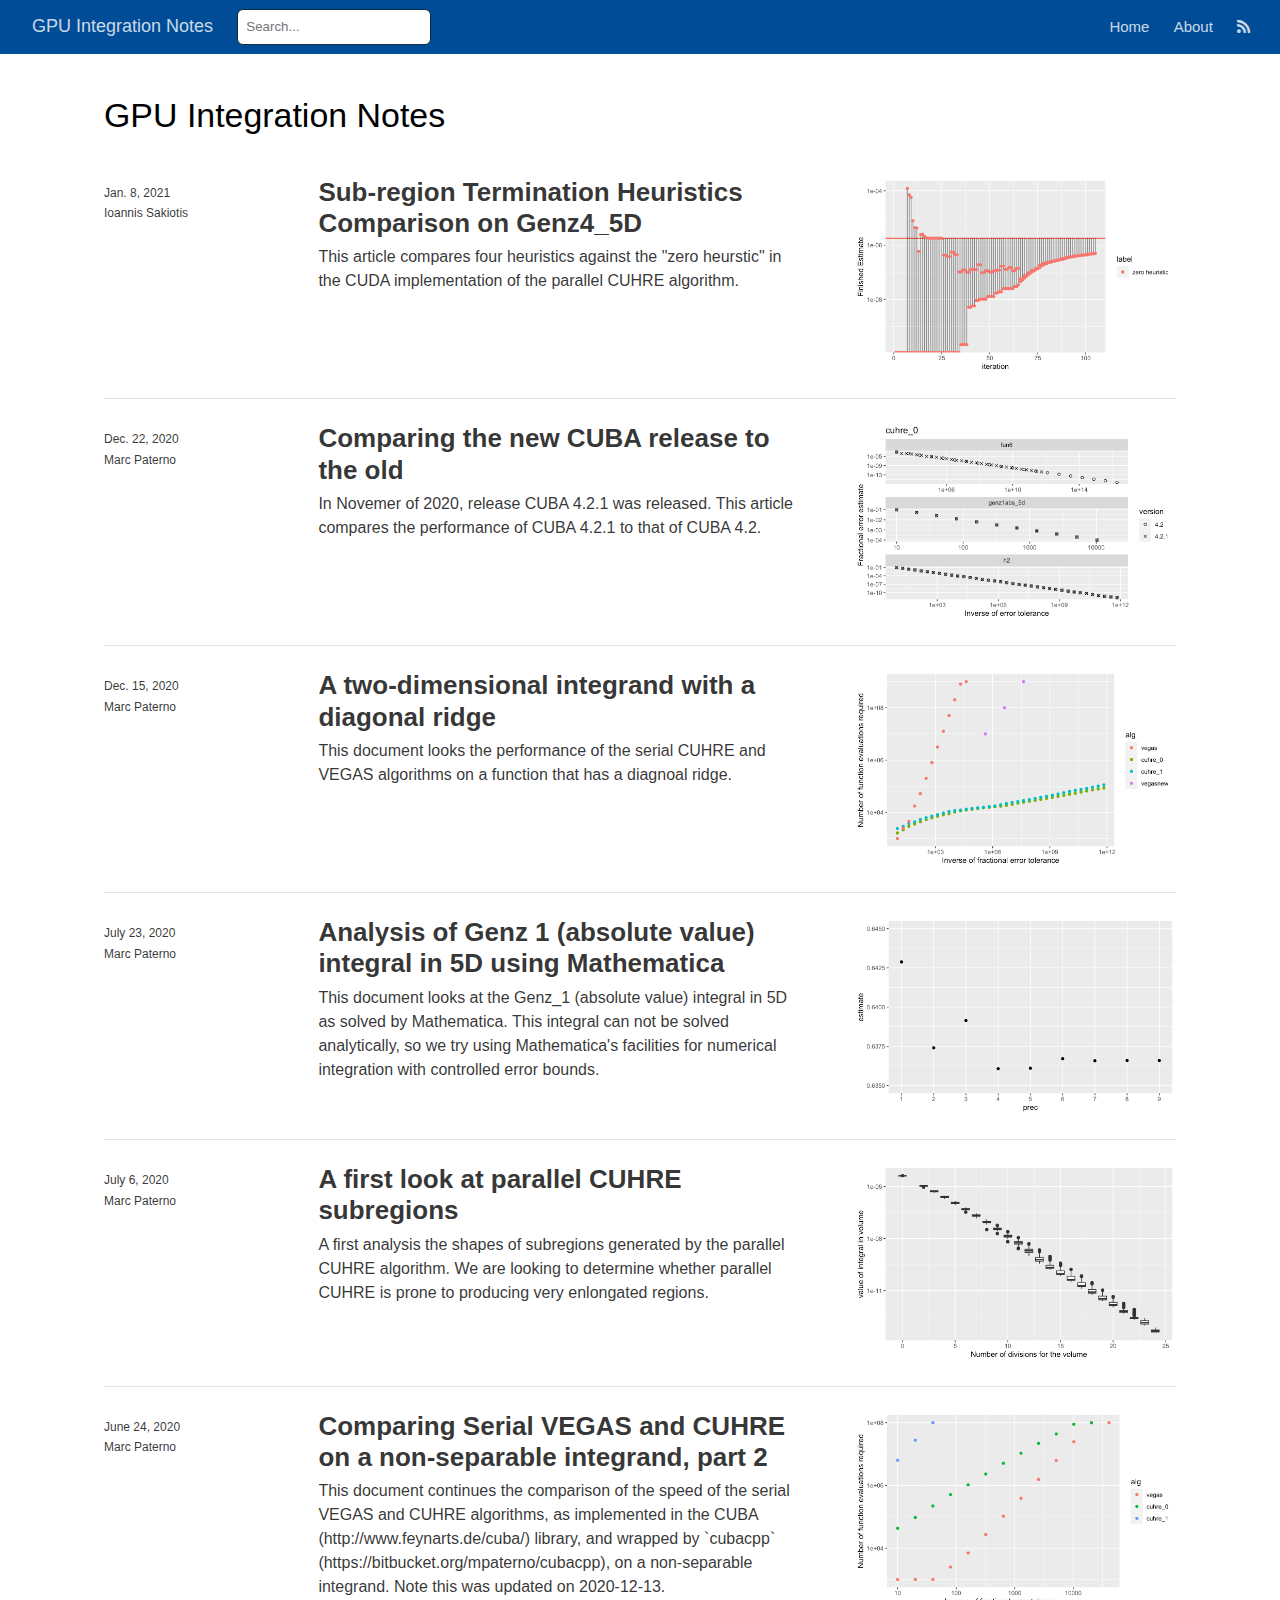
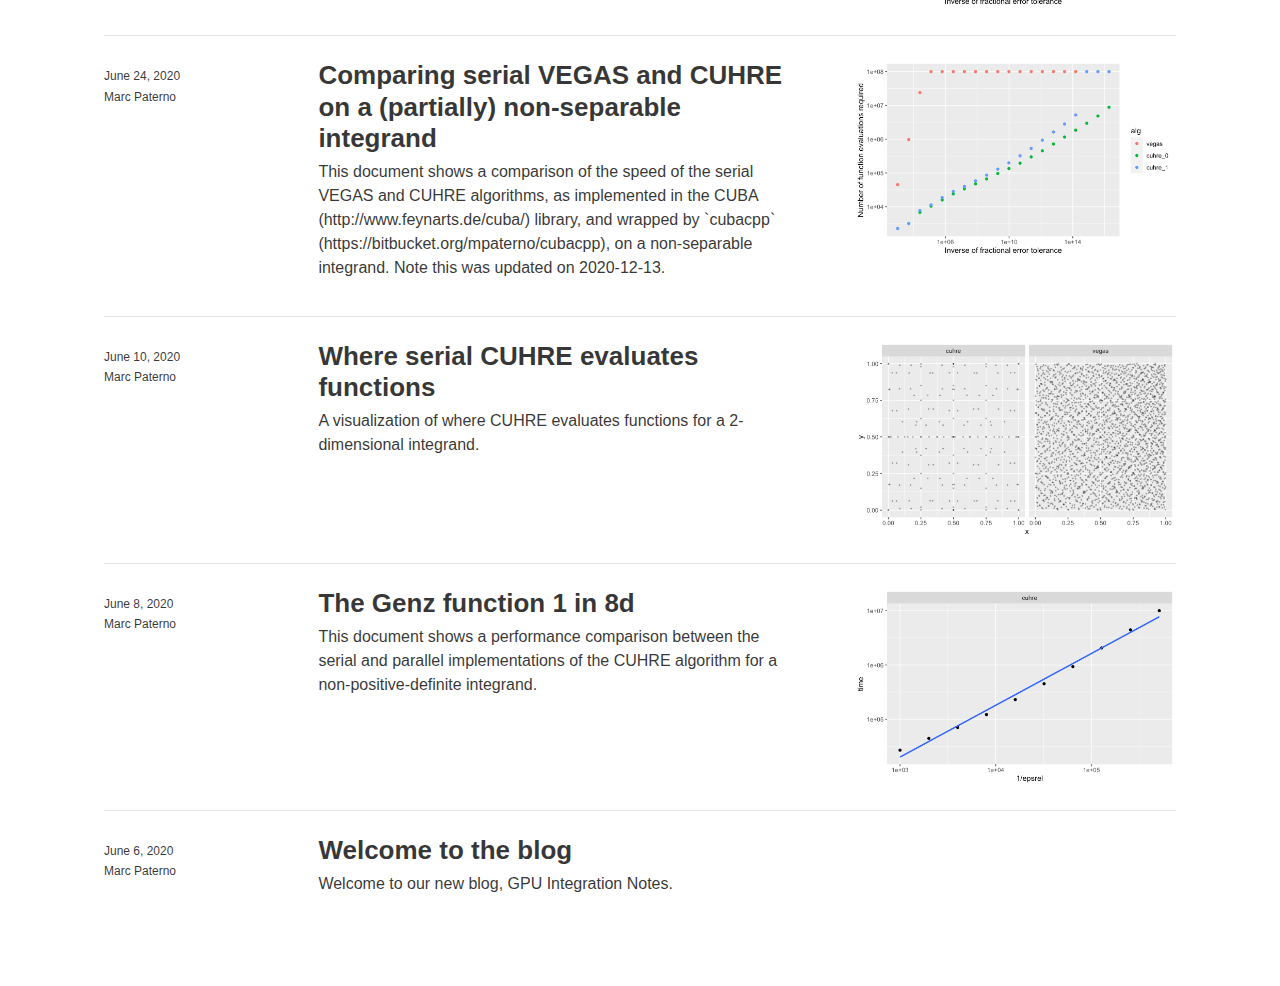
<file: docs/index.html>
<!DOCTYPE html>

<html xmlns="http://www.w3.org/1999/xhtml" lang="" xml:lang="">

<head>
  <meta charset="utf-8"/>
  <meta name="viewport" content="width=device-width, initial-scale=1"/>
  <meta http-equiv="X-UA-Compatible" content="IE=Edge,chrome=1"/>
  <meta name="generator" content="distill" />

  <style type="text/css">
  /* Hide doc at startup (prevent jankiness while JS renders/transforms) */
  body {
    visibility: hidden;
  }
  </style>

 <!--radix_placeholder_import_source-->
 <!--/radix_placeholder_import_source-->

<style type="text/css">code{white-space: pre;}</style>
<style type="text/css" data-origin="pandoc">
pre > code.sourceCode { white-space: pre; position: relative; }
pre > code.sourceCode > span { display: inline-block; line-height: 1.25; }
pre > code.sourceCode > span:empty { height: 1.2em; }
.sourceCode { overflow: visible; }
code.sourceCode > span { color: inherit; text-decoration: inherit; }
div.sourceCode { margin: 1em 0; }
pre.sourceCode { margin: 0; }
@media screen {
div.sourceCode { overflow: auto; }
}
@media print {
pre > code.sourceCode { white-space: pre-wrap; }
pre > code.sourceCode > span { text-indent: -5em; padding-left: 5em; }
}
pre.numberSource code
  { counter-reset: source-line 0; }
pre.numberSource code > span
  { position: relative; left: -4em; counter-increment: source-line; }
pre.numberSource code > span > a:first-child::before
  { content: counter(source-line);
    position: relative; left: -1em; text-align: right; vertical-align: baseline;
    border: none; display: inline-block;
    -webkit-touch-callout: none; -webkit-user-select: none;
    -khtml-user-select: none; -moz-user-select: none;
    -ms-user-select: none; user-select: none;
    padding: 0 4px; width: 4em;
    color: #aaaaaa;
  }
pre.numberSource { margin-left: 3em; border-left: 1px solid #aaaaaa;  padding-left: 4px; }
div.sourceCode
  {   }
@media screen {
pre > code.sourceCode > span > a:first-child::before { text-decoration: underline; }
}
code span.al { color: #ad0000; } /* Alert */
code span.an { color: #5e5e5e; } /* Annotation */
code span.at { color: #20794d; } /* Attribute */
code span.bn { color: #ad0000; } /* BaseN */
code span.bu { } /* BuiltIn */
code span.cf { color: #007ba5; } /* ControlFlow */
code span.ch { color: #20794d; } /* Char */
code span.cn { color: #8f5902; } /* Constant */
code span.co { color: #5e5e5e; } /* Comment */
code span.cv { color: #5e5e5e; font-style: italic; } /* CommentVar */
code span.do { color: #5e5e5e; font-style: italic; } /* Documentation */
code span.dt { color: #ad0000; } /* DataType */
code span.dv { color: #ad0000; } /* DecVal */
code span.er { color: #ad0000; } /* Error */
code span.ex { } /* Extension */
code span.fl { color: #ad0000; } /* Float */
code span.fu { color: #4758ab; } /* Function */
code span.im { } /* Import */
code span.in { color: #5e5e5e; } /* Information */
code span.kw { color: #007ba5; } /* Keyword */
code span.op { color: #5e5e5e; } /* Operator */
code span.ot { color: #007ba5; } /* Other */
code span.pp { color: #ad0000; } /* Preprocessor */
code span.sc { color: #20794d; } /* SpecialChar */
code span.ss { color: #20794d; } /* SpecialString */
code span.st { color: #20794d; } /* String */
code span.va { color: #111111; } /* Variable */
code span.vs { color: #20794d; } /* VerbatimString */
code span.wa { color: #5e5e5e; font-style: italic; } /* Warning */
</style>

  <!--radix_placeholder_meta_tags-->
  <title>GPU Integration Notes</title>




  <!--  https://developers.facebook.com/docs/sharing/webmasters#markup -->
  <meta property="og:title" content="GPU Integration Notes"/>
  <meta property="og:type" content="article"/>
  <meta property="og:locale" content="en_US"/>
  <meta property="og:site_name" content="GPU Integration Notes"/>

  <!--  https://dev.twitter.com/cards/types/summary -->
  <meta property="twitter:card" content="summary"/>
  <meta property="twitter:title" content="GPU Integration Notes"/>

  <!--/radix_placeholder_meta_tags-->
  <!--radix_placeholder_rmarkdown_metadata-->

  <script type="text/json" id="radix-rmarkdown-metadata">
  {"type":"list","attributes":{"names":{"type":"character","attributes":{},"value":["title","site","listing"]}},"value":[{"type":"character","attributes":{},"value":["GPU Integration Notes"]},{"type":"character","attributes":{},"value":["distill::distill_website"]},{"type":"character","attributes":{},"value":["posts"]}]}
  </script>
  <!--/radix_placeholder_rmarkdown_metadata-->
  <!--radix_placeholder_navigation_in_header-->
  <meta name="distill:offset" content=""/>

  <script type="application/javascript">

    window.headroom_prevent_pin = false;

    window.document.addEventListener("DOMContentLoaded", function (event) {

      // initialize headroom for banner
      var header = $('header').get(0);
      var headerHeight = header.offsetHeight;
      var headroom = new Headroom(header, {
        tolerance: 5,
        onPin : function() {
          if (window.headroom_prevent_pin) {
            window.headroom_prevent_pin = false;
            headroom.unpin();
          }
        }
      });
      headroom.init();
      if(window.location.hash)
        headroom.unpin();
      $(header).addClass('headroom--transition');

      // offset scroll location for banner on hash change
      // (see: https://github.com/WickyNilliams/headroom.js/issues/38)
      window.addEventListener("hashchange", function(event) {
        window.scrollTo(0, window.pageYOffset - (headerHeight + 25));
      });

      // responsive menu
      $('.distill-site-header').each(function(i, val) {
        var topnav = $(this);
        var toggle = topnav.find('.nav-toggle');
        toggle.on('click', function() {
          topnav.toggleClass('responsive');
        });
      });

      // nav dropdowns
      $('.nav-dropbtn').click(function(e) {
        $(this).next('.nav-dropdown-content').toggleClass('nav-dropdown-active');
        $(this).parent().siblings('.nav-dropdown')
           .children('.nav-dropdown-content').removeClass('nav-dropdown-active');
      });
      $("body").click(function(e){
        $('.nav-dropdown-content').removeClass('nav-dropdown-active');
      });
      $(".nav-dropdown").click(function(e){
        e.stopPropagation();
      });
    });
  </script>

  <style type="text/css">

  /* Theme (user-documented overrideables for nav appearance) */

  .distill-site-nav {
    color: rgba(255, 255, 255, 0.8);
    background-color: #0F2E3D;
    font-size: 15px;
    font-weight: 300;
  }

  .distill-site-nav a {
    color: inherit;
    text-decoration: none;
  }

  .distill-site-nav a:hover {
    color: white;
  }

  @media print {
    .distill-site-nav {
      display: none;
    }
  }

  .distill-site-header {

  }

  .distill-site-footer {

  }


  /* Site Header */

  .distill-site-header {
    width: 100%;
    box-sizing: border-box;
    z-index: 3;
  }

  .distill-site-header .nav-left {
    display: inline-block;
    margin-left: 8px;
  }

  @media screen and (max-width: 768px) {
    .distill-site-header .nav-left {
      margin-left: 0;
    }
  }


  .distill-site-header .nav-right {
    float: right;
    margin-right: 8px;
  }

  .distill-site-header a,
  .distill-site-header .title {
    display: inline-block;
    text-align: center;
    padding: 14px 10px 14px 10px;
  }

  .distill-site-header .title {
    font-size: 18px;
    min-width: 150px;
  }

  .distill-site-header .logo {
    padding: 0;
  }

  .distill-site-header .logo img {
    display: none;
    max-height: 20px;
    width: auto;
    margin-bottom: -4px;
  }

  .distill-site-header .nav-image img {
    max-height: 18px;
    width: auto;
    display: inline-block;
    margin-bottom: -3px;
  }



  @media screen and (min-width: 1000px) {
    .distill-site-header .logo img {
      display: inline-block;
    }
    .distill-site-header .nav-left {
      margin-left: 20px;
    }
    .distill-site-header .nav-right {
      margin-right: 20px;
    }
    .distill-site-header .title {
      padding-left: 12px;
    }
  }


  .distill-site-header .nav-toggle {
    display: none;
  }

  .nav-dropdown {
    display: inline-block;
    position: relative;
  }

  .nav-dropdown .nav-dropbtn {
    border: none;
    outline: none;
    color: rgba(255, 255, 255, 0.8);
    padding: 16px 10px;
    background-color: transparent;
    font-family: inherit;
    font-size: inherit;
    font-weight: inherit;
    margin: 0;
    margin-top: 1px;
    z-index: 2;
  }

  .nav-dropdown-content {
    display: none;
    position: absolute;
    background-color: white;
    min-width: 200px;
    border: 1px solid rgba(0,0,0,0.15);
    border-radius: 4px;
    box-shadow: 0px 8px 16px 0px rgba(0,0,0,0.1);
    z-index: 1;
    margin-top: 2px;
    white-space: nowrap;
    padding-top: 4px;
    padding-bottom: 4px;
  }

  .nav-dropdown-content hr {
    margin-top: 4px;
    margin-bottom: 4px;
    border: none;
    border-bottom: 1px solid rgba(0, 0, 0, 0.1);
  }

  .nav-dropdown-active {
    display: block;
  }

  .nav-dropdown-content a, .nav-dropdown-content .nav-dropdown-header {
    color: black;
    padding: 6px 24px;
    text-decoration: none;
    display: block;
    text-align: left;
  }

  .nav-dropdown-content .nav-dropdown-header {
    display: block;
    padding: 5px 24px;
    padding-bottom: 0;
    text-transform: uppercase;
    font-size: 14px;
    color: #999999;
    white-space: nowrap;
  }

  .nav-dropdown:hover .nav-dropbtn {
    color: white;
  }

  .nav-dropdown-content a:hover {
    background-color: #ddd;
    color: black;
  }

  .nav-right .nav-dropdown-content {
    margin-left: -45%;
    right: 0;
  }

  @media screen and (max-width: 768px) {
    .distill-site-header a, .distill-site-header .nav-dropdown  {display: none;}
    .distill-site-header a.nav-toggle {
      float: right;
      display: block;
    }
    .distill-site-header .title {
      margin-left: 0;
    }
    .distill-site-header .nav-right {
      margin-right: 0;
    }
    .distill-site-header {
      overflow: hidden;
    }
    .nav-right .nav-dropdown-content {
      margin-left: 0;
    }
  }


  @media screen and (max-width: 768px) {
    .distill-site-header.responsive {position: relative; min-height: 500px; }
    .distill-site-header.responsive a.nav-toggle {
      position: absolute;
      right: 0;
      top: 0;
    }
    .distill-site-header.responsive a,
    .distill-site-header.responsive .nav-dropdown {
      display: block;
      text-align: left;
    }
    .distill-site-header.responsive .nav-left,
    .distill-site-header.responsive .nav-right {
      width: 100%;
    }
    .distill-site-header.responsive .nav-dropdown {float: none;}
    .distill-site-header.responsive .nav-dropdown-content {position: relative;}
    .distill-site-header.responsive .nav-dropdown .nav-dropbtn {
      display: block;
      width: 100%;
      text-align: left;
    }
  }

  /* Site Footer */

  .distill-site-footer {
    width: 100%;
    overflow: hidden;
    box-sizing: border-box;
    z-index: 3;
    margin-top: 30px;
    padding-top: 30px;
    padding-bottom: 30px;
    text-align: center;
  }

  /* Headroom */

  d-title {
    padding-top: 6rem;
  }

  @media print {
    d-title {
      padding-top: 4rem;
    }
  }

  .headroom {
    z-index: 1000;
    position: fixed;
    top: 0;
    left: 0;
    right: 0;
  }

  .headroom--transition {
    transition: all .4s ease-in-out;
  }

  .headroom--unpinned {
    top: -100px;
  }

  .headroom--pinned {
    top: 0;
  }

  </style>

  <link href="site_libs/font-awesome-5.1.0/css/all.css" rel="stylesheet"/>
  <link href="site_libs/font-awesome-5.1.0/css/v4-shims.css" rel="stylesheet"/>
  <script src="site_libs/headroom-0.9.4/headroom.min.js"></script>
  <script src="site_libs/autocomplete-0.37.1/autocomplete.min.js"></script>
  <script src="site_libs/fuse-6.4.1/fuse.min.js"></script>

  <script type="application/javascript">

  function getMeta(metaName) {
    var metas = document.getElementsByTagName('meta');
    for (let i = 0; i < metas.length; i++) {
      if (metas[i].getAttribute('name') === metaName) {
        return metas[i].getAttribute('content');
      }
    }
    return '';
  }

  function offsetURL(url) {
    var offset = getMeta('distill:offset');
    return offset ? offset + '/' + url : url;
  }

  function createFuseIndex() {

    // create fuse index
    var options = {
      keys: [
        { name: 'title', weight: 20 },
        { name: 'categories', weight: 15 },
        { name: 'description', weight: 10 },
        { name: 'contents', weight: 5 },
      ],
      ignoreLocation: true,
      threshold: 0
    };
    var fuse = new window.Fuse([], options);

    // fetch the main search.json
    return fetch(offsetURL('search.json'))
      .then(function(response) {
        if (response.status == 200) {
          return response.json().then(function(json) {
            // index main articles
            json.articles.forEach(function(article) {
              fuse.add(article);
            });
            // download collections and index their articles
            return Promise.all(json.collections.map(function(collection) {
              return fetch(offsetURL(collection)).then(function(response) {
                if (response.status === 200) {
                  return response.json().then(function(articles) {
                    articles.forEach(function(article) {
                      fuse.add(article);
                    });
                  })
                } else {
                  return Promise.reject(
                    new Error('Unexpected status from search index request: ' +
                              response.status)
                  );
                }
              });
            })).then(function() {
              return fuse;
            });
          });

        } else {
          return Promise.reject(
            new Error('Unexpected status from search index request: ' +
                        response.status)
          );
        }
      });
  }

  window.document.addEventListener("DOMContentLoaded", function (event) {

    // get search element (bail if we don't have one)
    var searchEl = window.document.getElementById('distill-search');
    if (!searchEl)
      return;

    createFuseIndex()
      .then(function(fuse) {

        // make search box visible
        searchEl.classList.remove('hidden');

        // initialize autocomplete
        var options = {
          autoselect: true,
          hint: false,
          minLength: 2,
        };
        window.autocomplete(searchEl, options, [{
          source: function(query, callback) {
            const searchOptions = {
              isCaseSensitive: false,
              shouldSort: true,
              minMatchCharLength: 2,
              limit: 10,
            };
            var results = fuse.search(query, searchOptions);
            callback(results
              .map(function(result) { return result.item; })
              .filter(function(item) { return !!item.description; })
            );
          },
          templates: {
            suggestion: function(suggestion) {
              var html = `
                <div class="search-item">
                  <h3>${suggestion.title}</h3>
                  <div class="search-item-description">
                    ${suggestion.description}
                  </div>
                  <div class="search-item-preview">
                    <img src="${suggestion.preview ? offsetURL(suggestion.preview) : ''}"</img>
                  </div>
                </div>
              `;
              return html;
            }
          }
        }]).on('autocomplete:selected', function(event, suggestion) {
          window.location.href = offsetURL(suggestion.path);
        });
        // remove inline display style on autocompleter (we want to
        // manage responsive display via css)
        $('.algolia-autocomplete').css("display", "");
      })
      .catch(function(error) {
        console.log(error);
      });

  });

  </script>

  <style type="text/css">

  /* Algolioa Autocomplete */

  .algolia-autocomplete {
    display: inline-block;
    margin-left: 10px;
    vertical-align: sub;
    background-color: white;
    color: black;
    padding: 6px;
    padding-top: 8px;
    padding-bottom: 0;
    border-radius: 6px;
    border: 1px #0F2E3D solid;
    width: 180px;
  }


  @media screen and (max-width: 768px) {
    .distill-site-nav .algolia-autocomplete {
      display: none;
      visibility: hidden;
    }
    .distill-site-nav.responsive .algolia-autocomplete {
      display: inline-block;
      visibility: visible;
    }
    .distill-site-nav.responsive .algolia-autocomplete .aa-dropdown-menu {
      margin-left: 0;
      width: 400px;
      max-height: 400px;
    }
  }

  .algolia-autocomplete .aa-input, .algolia-autocomplete .aa-hint {
    width: 90%;
    outline: none;
    border: none;
  }

  .algolia-autocomplete .aa-hint {
    color: #999;
  }
  .algolia-autocomplete .aa-dropdown-menu {
    width: 550px;
    max-height: 70vh;
    overflow-x: visible;
    overflow-y: scroll;
    padding: 5px;
    margin-top: 3px;
    margin-left: -150px;
    background-color: #fff;
    border-radius: 5px;
    border: 1px solid #999;
    border-top: none;
  }

  .algolia-autocomplete .aa-dropdown-menu .aa-suggestion {
    cursor: pointer;
    padding: 5px 4px;
    border-bottom: 1px solid #eee;
  }

  .algolia-autocomplete .aa-dropdown-menu .aa-suggestion:last-of-type {
    border-bottom: none;
    margin-bottom: 2px;
  }

  .algolia-autocomplete .aa-dropdown-menu .aa-suggestion .search-item {
    overflow: hidden;
    font-size: 0.8em;
    line-height: 1.4em;
  }

  .algolia-autocomplete .aa-dropdown-menu .aa-suggestion .search-item h3 {
    margin-block-start: 0;
    margin-block-end: 5px;
  }

  .algolia-autocomplete .aa-dropdown-menu .aa-suggestion .search-item-description {
    display: inline-block;
    overflow: hidden;
    height: 2.8em;
    width: 80%;
    margin-right: 4%;
  }

  .algolia-autocomplete .aa-dropdown-menu .aa-suggestion .search-item-preview {
    display: inline-block;
    width: 15%;
  }

  .algolia-autocomplete .aa-dropdown-menu .aa-suggestion .search-item-preview img {
    height: 3em;
    width: auto;
    display: none;
  }

  .algolia-autocomplete .aa-dropdown-menu .aa-suggestion .search-item-preview img[src] {
    display: initial;
  }

  .algolia-autocomplete .aa-dropdown-menu .aa-suggestion.aa-cursor {
    background-color: #eee;
  }
  .algolia-autocomplete .aa-dropdown-menu .aa-suggestion em {
    font-weight: bold;
    font-style: normal;
  }

  </style>


  <!--/radix_placeholder_navigation_in_header-->
  <!--radix_placeholder_distill-->

  <style type="text/css">

  body {
    background-color: white;
  }

  .pandoc-table {
    width: 100%;
  }

  .pandoc-table>caption {
    margin-bottom: 10px;
  }

  .pandoc-table th:not([align]) {
    text-align: left;
  }

  .pagedtable-footer {
    font-size: 15px;
  }

  d-byline .byline {
    grid-template-columns: 2fr 2fr;
  }

  d-byline .byline h3 {
    margin-block-start: 1.5em;
  }

  d-byline .byline .authors-affiliations h3 {
    margin-block-start: 0.5em;
  }

  .authors-affiliations .orcid-id {
    width: 16px;
    height:16px;
    margin-left: 4px;
    margin-right: 4px;
    vertical-align: middle;
    padding-bottom: 2px;
  }

  d-title .dt-tags {
    margin-top: 1em;
    grid-column: text;
  }

  .dt-tags .dt-tag {
    text-decoration: none;
    display: inline-block;
    color: rgba(0,0,0,0.6);
    padding: 0em 0.4em;
    margin-right: 0.5em;
    margin-bottom: 0.4em;
    font-size: 70%;
    border: 1px solid rgba(0,0,0,0.2);
    border-radius: 3px;
    text-transform: uppercase;
    font-weight: 500;
  }

  d-article table.gt_table td,
  d-article table.gt_table th {
    border-bottom: none;
  }

  .html-widget {
    margin-bottom: 2.0em;
  }

  .l-screen-inset {
    padding-right: 16px;
  }

  .l-screen .caption {
    margin-left: 10px;
  }

  .shaded {
    background: rgb(247, 247, 247);
    padding-top: 20px;
    padding-bottom: 20px;
    border-top: 1px solid rgba(0, 0, 0, 0.1);
    border-bottom: 1px solid rgba(0, 0, 0, 0.1);
  }

  .shaded .html-widget {
    margin-bottom: 0;
    border: 1px solid rgba(0, 0, 0, 0.1);
  }

  .shaded .shaded-content {
    background: white;
  }

  .text-output {
    margin-top: 0;
    line-height: 1.5em;
  }

  .hidden {
    display: none !important;
  }

  d-article {
    padding-top: 2.5rem;
    padding-bottom: 30px;
  }

  d-appendix {
    padding-top: 30px;
  }

  d-article>p>img {
    width: 100%;
  }

  d-article h2 {
    margin: 1rem 0 1.5rem 0;
  }

  d-article h3 {
    margin-top: 1.5rem;
  }

  d-article iframe {
    border: 1px solid rgba(0, 0, 0, 0.1);
    margin-bottom: 2.0em;
    width: 100%;
  }

  /* Tweak code blocks */

  d-article div.sourceCode code,
  d-article pre code {
    font-family: Consolas, Monaco, 'Andale Mono', 'Ubuntu Mono', monospace;
  }

  d-article pre,
  d-article div.sourceCode,
  d-article div.sourceCode pre {
    overflow: auto;
  }

  d-article div.sourceCode {
    background-color: white;
  }

  d-article div.sourceCode pre {
    padding-left: 10px;
    font-size: 12px;
    border-left: 2px solid rgba(0,0,0,0.1);
  }

  d-article pre {
    font-size: 12px;
    color: black;
    background: none;
    margin-top: 0;
    text-align: left;
    white-space: pre;
    word-spacing: normal;
    word-break: normal;
    word-wrap: normal;
    line-height: 1.5;

    -moz-tab-size: 4;
    -o-tab-size: 4;
    tab-size: 4;

    -webkit-hyphens: none;
    -moz-hyphens: none;
    -ms-hyphens: none;
    hyphens: none;
  }

  d-article pre a {
    border-bottom: none;
  }

  d-article pre a:hover {
    border-bottom: none;
    text-decoration: underline;
  }

  @media(min-width: 768px) {

  d-article pre,
  d-article div.sourceCode,
  d-article div.sourceCode pre {
    overflow: visible !important;
  }

  d-article div.sourceCode pre {
    padding-left: 18px;
    font-size: 14px;
  }

  d-article pre {
    font-size: 14px;
  }

  }

  figure img.external {
    background: white;
    border: 1px solid rgba(0, 0, 0, 0.1);
    box-shadow: 0 1px 8px rgba(0, 0, 0, 0.1);
    padding: 18px;
    box-sizing: border-box;
  }

  /* CSS for d-contents */

  .d-contents {
    grid-column: text;
    color: rgba(0,0,0,0.8);
    font-size: 0.9em;
    padding-bottom: 1em;
    margin-bottom: 1em;
    padding-bottom: 0.5em;
    margin-bottom: 1em;
    padding-left: 0.25em;
    justify-self: start;
  }

  @media(min-width: 1000px) {
    .d-contents.d-contents-float {
      height: 0;
      grid-column-start: 1;
      grid-column-end: 4;
      justify-self: center;
      padding-right: 3em;
      padding-left: 2em;
    }
  }

  .d-contents nav h3 {
    font-size: 18px;
    margin-top: 0;
    margin-bottom: 1em;
  }

  .d-contents li {
    list-style-type: none
  }

  .d-contents nav > ul {
    padding-left: 0;
  }

  .d-contents ul {
    padding-left: 1em
  }

  .d-contents nav ul li {
    margin-top: 0.6em;
    margin-bottom: 0.2em;
  }

  .d-contents nav a {
    font-size: 13px;
    border-bottom: none;
    text-decoration: none
    color: rgba(0, 0, 0, 0.8);
  }

  .d-contents nav a:hover {
    text-decoration: underline solid rgba(0, 0, 0, 0.6)
  }

  .d-contents nav > ul > li > a {
    font-weight: 600;
  }

  .d-contents nav > ul > li > ul {
    font-weight: inherit;
  }

  .d-contents nav > ul > li > ul > li {
    margin-top: 0.2em;
  }


  .d-contents nav ul {
    margin-top: 0;
    margin-bottom: 0.25em;
  }

  .d-article-with-toc h2:nth-child(2) {
    margin-top: 0;
  }


  /* Figure */

  .figure {
    position: relative;
    margin-bottom: 2.5em;
    margin-top: 1.5em;
  }

  .figure img {
    width: 100%;
  }

  .figure .caption {
    color: rgba(0, 0, 0, 0.6);
    font-size: 12px;
    line-height: 1.5em;
  }

  .figure img.external {
    background: white;
    border: 1px solid rgba(0, 0, 0, 0.1);
    box-shadow: 0 1px 8px rgba(0, 0, 0, 0.1);
    padding: 18px;
    box-sizing: border-box;
  }

  .figure .caption a {
    color: rgba(0, 0, 0, 0.6);
  }

  .figure .caption b,
  .figure .caption strong, {
    font-weight: 600;
    color: rgba(0, 0, 0, 1.0);
  }

  /* Citations */

  d-article .citation {
    color: inherit;
    cursor: inherit;
  }

  div.hanging-indent{
    margin-left: 1em; text-indent: -1em;
  }


  /* Tweak 1000px media break to show more text */

  @media(min-width: 1000px) {
    .base-grid,
    distill-header,
    d-title,
    d-abstract,
    d-article,
    d-appendix,
    distill-appendix,
    d-byline,
    d-footnote-list,
    d-citation-list,
    distill-footer {
      grid-template-columns: [screen-start] 1fr [page-start kicker-start] 80px [middle-start] 50px [text-start kicker-end] 65px 65px 65px 65px 65px 65px 65px 65px [text-end gutter-start] 65px [middle-end] 65px [page-end gutter-end] 1fr [screen-end];
      grid-column-gap: 16px;
    }

    .grid {
      grid-column-gap: 16px;
    }

    d-article {
      font-size: 1.06rem;
      line-height: 1.7em;
    }
    figure .caption, .figure .caption, figure figcaption {
      font-size: 13px;
    }
  }

  @media(min-width: 1180px) {
    .base-grid,
    distill-header,
    d-title,
    d-abstract,
    d-article,
    d-appendix,
    distill-appendix,
    d-byline,
    d-footnote-list,
    d-citation-list,
    distill-footer {
      grid-template-columns: [screen-start] 1fr [page-start kicker-start] 60px [middle-start] 60px [text-start kicker-end] 60px 60px 60px 60px 60px 60px 60px 60px [text-end gutter-start] 60px [middle-end] 60px [page-end gutter-end] 1fr [screen-end];
      grid-column-gap: 32px;
    }

    .grid {
      grid-column-gap: 32px;
    }
  }


  /* Get the citation styles for the appendix (not auto-injected on render since
     we do our own rendering of the citation appendix) */

  d-appendix .citation-appendix,
  .d-appendix .citation-appendix {
    font-size: 11px;
    line-height: 15px;
    border-left: 1px solid rgba(0, 0, 0, 0.1);
    padding-left: 18px;
    border: 1px solid rgba(0,0,0,0.1);
    background: rgba(0, 0, 0, 0.02);
    padding: 10px 18px;
    border-radius: 3px;
    color: rgba(150, 150, 150, 1);
    overflow: hidden;
    margin-top: -12px;
    white-space: pre-wrap;
    word-wrap: break-word;
  }

  /* Include appendix styles here so they can be overridden */

  d-appendix {
    contain: layout style;
    font-size: 0.8em;
    line-height: 1.7em;
    margin-top: 60px;
    margin-bottom: 0;
    border-top: 1px solid rgba(0, 0, 0, 0.1);
    color: rgba(0,0,0,0.5);
    padding-top: 60px;
    padding-bottom: 48px;
  }

  d-appendix h3 {
    grid-column: page-start / text-start;
    font-size: 15px;
    font-weight: 500;
    margin-top: 1em;
    margin-bottom: 0;
    color: rgba(0,0,0,0.65);
  }

  d-appendix h3 + * {
    margin-top: 1em;
  }

  d-appendix ol {
    padding: 0 0 0 15px;
  }

  @media (min-width: 768px) {
    d-appendix ol {
      padding: 0 0 0 30px;
      margin-left: -30px;
    }
  }

  d-appendix li {
    margin-bottom: 1em;
  }

  d-appendix a {
    color: rgba(0, 0, 0, 0.6);
  }

  d-appendix > * {
    grid-column: text;
  }

  d-appendix > d-footnote-list,
  d-appendix > d-citation-list,
  d-appendix > distill-appendix {
    grid-column: screen;
  }

  /* Include footnote styles here so they can be overridden */

  d-footnote-list {
    contain: layout style;
  }

  d-footnote-list > * {
    grid-column: text;
  }

  d-footnote-list a.footnote-backlink {
    color: rgba(0,0,0,0.3);
    padding-left: 0.5em;
  }



  /* Anchor.js */

  .anchorjs-link {
    /*transition: all .25s linear; */
    text-decoration: none;
    border-bottom: none;
  }
  *:hover > .anchorjs-link {
    margin-left: -1.125em !important;
    text-decoration: none;
    border-bottom: none;
  }

  /* Social footer */

  .social_footer {
    margin-top: 30px;
    margin-bottom: 0;
    color: rgba(0,0,0,0.67);
  }

  .disqus-comments {
    margin-right: 30px;
  }

  .disqus-comment-count {
    border-bottom: 1px solid rgba(0, 0, 0, 0.4);
    cursor: pointer;
  }

  #disqus_thread {
    margin-top: 30px;
  }

  .article-sharing a {
    border-bottom: none;
    margin-right: 8px;
  }

  .article-sharing a:hover {
    border-bottom: none;
  }

  .sidebar-section.subscribe {
    font-size: 12px;
    line-height: 1.6em;
  }

  .subscribe p {
    margin-bottom: 0.5em;
  }


  .article-footer .subscribe {
    font-size: 15px;
    margin-top: 45px;
  }


  .sidebar-section.custom {
    font-size: 12px;
    line-height: 1.6em;
  }

  .custom p {
    margin-bottom: 0.5em;
  }

  /* Styles for listing layout (hide title) */
  .layout-listing d-title, .layout-listing .d-title {
    display: none;
  }

  /* Styles for posts lists (not auto-injected) */


  .posts-with-sidebar {
    padding-left: 45px;
    padding-right: 45px;
  }

  .posts-list .description h2,
  .posts-list .description p {
    font-family: -apple-system, BlinkMacSystemFont, "Segoe UI", Roboto, Oxygen, Ubuntu, Cantarell, "Fira Sans", "Droid Sans", "Helvetica Neue", Arial, sans-serif;
  }

  .posts-list .description h2 {
    font-weight: 700;
    border-bottom: none;
    padding-bottom: 0;
  }

  .posts-list h2.post-tag {
    border-bottom: 1px solid rgba(0, 0, 0, 0.2);
    padding-bottom: 12px;
  }
  .posts-list {
    margin-top: 60px;
    margin-bottom: 24px;
  }

  .posts-list .post-preview {
    text-decoration: none;
    overflow: hidden;
    display: block;
    border-bottom: 1px solid rgba(0, 0, 0, 0.1);
    padding: 24px 0;
  }

  .post-preview-last {
    border-bottom: none !important;
  }

  .posts-list .posts-list-caption {
    grid-column: screen;
    font-weight: 400;
  }

  .posts-list .post-preview h2 {
    margin: 0 0 6px 0;
    line-height: 1.2em;
    font-style: normal;
    font-size: 24px;
  }

  .posts-list .post-preview p {
    margin: 0 0 12px 0;
    line-height: 1.4em;
    font-size: 16px;
  }

  .posts-list .post-preview .thumbnail {
    box-sizing: border-box;
    margin-bottom: 24px;
    position: relative;
    max-width: 500px;
  }
  .posts-list .post-preview img {
    width: 100%;
    display: block;
  }

  .posts-list .metadata {
    font-size: 12px;
    line-height: 1.4em;
    margin-bottom: 18px;
  }

  .posts-list .metadata > * {
    display: inline-block;
  }

  .posts-list .metadata .publishedDate {
    margin-right: 2em;
  }

  .posts-list .metadata .dt-authors {
    display: block;
    margin-top: 0.3em;
    margin-right: 2em;
  }

  .posts-list .dt-tags {
    display: block;
    line-height: 1em;
  }

  .posts-list .dt-tags .dt-tag {
    display: inline-block;
    color: rgba(0,0,0,0.6);
    padding: 0.3em 0.4em;
    margin-right: 0.2em;
    margin-bottom: 0.4em;
    font-size: 60%;
    border: 1px solid rgba(0,0,0,0.2);
    border-radius: 3px;
    text-transform: uppercase;
    font-weight: 500;
  }

  .posts-list img {
    opacity: 1;
  }

  .posts-list img[data-src] {
    opacity: 0;
  }

  .posts-more {
    clear: both;
  }


  .posts-sidebar {
    font-size: 16px;
  }

  .posts-sidebar h3 {
    font-size: 16px;
    margin-top: 0;
    margin-bottom: 0.5em;
    font-weight: 400;
    text-transform: uppercase;
  }

  .sidebar-section {
    margin-bottom: 30px;
  }

  .categories ul {
    list-style-type: none;
    margin: 0;
    padding: 0;
  }

  .categories li {
    color: rgba(0, 0, 0, 0.8);
    margin-bottom: 0;
  }

  .categories li>a {
    border-bottom: none;
  }

  .categories li>a:hover {
    border-bottom: 1px solid rgba(0, 0, 0, 0.4);
  }

  .categories .active {
    font-weight: 600;
  }

  .categories .category-count {
    color: rgba(0, 0, 0, 0.4);
  }


  @media(min-width: 768px) {
    .posts-list .post-preview h2 {
      font-size: 26px;
    }
    .posts-list .post-preview .thumbnail {
      float: right;
      width: 30%;
      margin-bottom: 0;
    }
    .posts-list .post-preview .description {
      float: left;
      width: 45%;
    }
    .posts-list .post-preview .metadata {
      float: left;
      width: 20%;
      margin-top: 8px;
    }
    .posts-list .post-preview p {
      margin: 0 0 12px 0;
      line-height: 1.5em;
      font-size: 16px;
    }
    .posts-with-sidebar .posts-list {
      float: left;
      width: 75%;
    }
    .posts-with-sidebar .posts-sidebar {
      float: right;
      width: 20%;
      margin-top: 60px;
      padding-top: 24px;
      padding-bottom: 24px;
    }
  }


  /* Improve display for browsers without grid (IE/Edge <= 15) */

  .downlevel {
    line-height: 1.6em;
    font-family: -apple-system, BlinkMacSystemFont, "Segoe UI", Roboto, Oxygen, Ubuntu, Cantarell, "Fira Sans", "Droid Sans", "Helvetica Neue", Arial, sans-serif;
    margin: 0;
  }

  .downlevel .d-title {
    padding-top: 6rem;
    padding-bottom: 1.5rem;
  }

  .downlevel .d-title h1 {
    font-size: 50px;
    font-weight: 700;
    line-height: 1.1em;
    margin: 0 0 0.5rem;
  }

  .downlevel .d-title p {
    font-weight: 300;
    font-size: 1.2rem;
    line-height: 1.55em;
    margin-top: 0;
  }

  .downlevel .d-byline {
    padding-top: 0.8em;
    padding-bottom: 0.8em;
    font-size: 0.8rem;
    line-height: 1.8em;
  }

  .downlevel .section-separator {
    border: none;
    border-top: 1px solid rgba(0, 0, 0, 0.1);
  }

  .downlevel .d-article {
    font-size: 1.06rem;
    line-height: 1.7em;
    padding-top: 1rem;
    padding-bottom: 2rem;
  }


  .downlevel .d-appendix {
    padding-left: 0;
    padding-right: 0;
    max-width: none;
    font-size: 0.8em;
    line-height: 1.7em;
    margin-bottom: 0;
    color: rgba(0,0,0,0.5);
    padding-top: 40px;
    padding-bottom: 48px;
  }

  .downlevel .footnotes ol {
    padding-left: 13px;
  }

  .downlevel .base-grid,
  .downlevel .distill-header,
  .downlevel .d-title,
  .downlevel .d-abstract,
  .downlevel .d-article,
  .downlevel .d-appendix,
  .downlevel .distill-appendix,
  .downlevel .d-byline,
  .downlevel .d-footnote-list,
  .downlevel .d-citation-list,
  .downlevel .distill-footer,
  .downlevel .appendix-bottom,
  .downlevel .posts-container {
    padding-left: 40px;
    padding-right: 40px;
  }

  @media(min-width: 768px) {
    .downlevel .base-grid,
    .downlevel .distill-header,
    .downlevel .d-title,
    .downlevel .d-abstract,
    .downlevel .d-article,
    .downlevel .d-appendix,
    .downlevel .distill-appendix,
    .downlevel .d-byline,
    .downlevel .d-footnote-list,
    .downlevel .d-citation-list,
    .downlevel .distill-footer,
    .downlevel .appendix-bottom,
    .downlevel .posts-container {
    padding-left: 150px;
    padding-right: 150px;
    max-width: 900px;
  }
  }

  .downlevel pre code {
    display: block;
    border-left: 2px solid rgba(0, 0, 0, .1);
    padding: 0 0 0 20px;
    font-size: 14px;
  }

  .downlevel code, .downlevel pre {
    color: black;
    background: none;
    font-family: Consolas, Monaco, 'Andale Mono', 'Ubuntu Mono', monospace;
    text-align: left;
    white-space: pre;
    word-spacing: normal;
    word-break: normal;
    word-wrap: normal;
    line-height: 1.5;

    -moz-tab-size: 4;
    -o-tab-size: 4;
    tab-size: 4;

    -webkit-hyphens: none;
    -moz-hyphens: none;
    -ms-hyphens: none;
    hyphens: none;
  }

  .downlevel .posts-list .post-preview {
    color: inherit;
  }



  </style>

  <script type="application/javascript">

  function is_downlevel_browser() {
    if (bowser.isUnsupportedBrowser({ msie: "12", msedge: "16"},
                                   window.navigator.userAgent)) {
      return true;
    } else {
      return window.load_distill_framework === undefined;
    }
  }

  // show body when load is complete
  function on_load_complete() {

    // add anchors
    if (window.anchors) {
      window.anchors.options.placement = 'left';
      window.anchors.add('d-article > h2, d-article > h3, d-article > h4, d-article > h5');
    }


    // set body to visible
    document.body.style.visibility = 'visible';

    // force redraw for leaflet widgets
    if (window.HTMLWidgets) {
      var maps = window.HTMLWidgets.findAll(".leaflet");
      $.each(maps, function(i, el) {
        var map = this.getMap();
        map.invalidateSize();
        map.eachLayer(function(layer) {
          if (layer instanceof L.TileLayer)
            layer.redraw();
        });
      });
    }

    // trigger 'shown' so htmlwidgets resize
    $('d-article').trigger('shown');
  }

  function init_distill() {

    init_common();

    // create front matter
    var front_matter = $('<d-front-matter></d-front-matter>');
    $('#distill-front-matter').wrap(front_matter);

    // create d-title
    $('.d-title').changeElementType('d-title');

    // create d-byline
    var byline = $('<d-byline></d-byline>');
    $('.d-byline').replaceWith(byline);

    // create d-article
    var article = $('<d-article></d-article>');
    $('.d-article').wrap(article).children().unwrap();

    // move posts container into article
    $('.posts-container').appendTo($('d-article'));

    // create d-appendix
    $('.d-appendix').changeElementType('d-appendix');

    // flag indicating that we have appendix items
    var appendix = $('.appendix-bottom').children('h3').length > 0;

    // replace footnotes with <d-footnote>
    $('.footnote-ref').each(function(i, val) {
      appendix = true;
      var href = $(this).attr('href');
      var id = href.replace('#', '');
      var fn = $('#' + id);
      var fn_p = $('#' + id + '>p');
      fn_p.find('.footnote-back').remove();
      var text = fn_p.html();
      var dtfn = $('<d-footnote></d-footnote>');
      dtfn.html(text);
      $(this).replaceWith(dtfn);
    });
    // remove footnotes
    $('.footnotes').remove();

    // move refs into #references-listing
    $('#references-listing').replaceWith($('#refs'));

    $('h1.appendix, h2.appendix').each(function(i, val) {
      $(this).changeElementType('h3');
    });
    $('h3.appendix').each(function(i, val) {
      var id = $(this).attr('id');
      $('.d-contents a[href="#' + id + '"]').parent().remove();
      appendix = true;
      $(this).nextUntil($('h1, h2, h3')).addBack().appendTo($('d-appendix'));
    });

    // show d-appendix if we have appendix content
    $("d-appendix").css('display', appendix ? 'grid' : 'none');

    // localize layout chunks to just output
    $('.layout-chunk').each(function(i, val) {

      // capture layout
      var layout = $(this).attr('data-layout');

      // apply layout to markdown level block elements
      var elements = $(this).children().not('div.sourceCode, pre, script');
      elements.each(function(i, el) {
        var layout_div = $('<div class="' + layout + '"></div>');
        if (layout_div.hasClass('shaded')) {
          var shaded_content = $('<div class="shaded-content"></div>');
          $(this).wrap(shaded_content);
          $(this).parent().wrap(layout_div);
        } else {
          $(this).wrap(layout_div);
        }
      });


      // unwrap the layout-chunk div
      $(this).children().unwrap();
    });

    // remove code block used to force  highlighting css
    $('.distill-force-highlighting-css').parent().remove();

    // remove empty line numbers inserted by pandoc when using a
    // custom syntax highlighting theme
    $('code.sourceCode a:empty').remove();

    // load distill framework
    load_distill_framework();

    // wait for window.distillRunlevel == 4 to do post processing
    function distill_post_process() {

      if (!window.distillRunlevel || window.distillRunlevel < 4)
        return;

      // hide author/affiliations entirely if we have no authors
      var front_matter = JSON.parse($("#distill-front-matter").html());
      var have_authors = front_matter.authors && front_matter.authors.length > 0;
      if (!have_authors)
        $('d-byline').addClass('hidden');

      // article with toc class
      $('.d-contents').parent().addClass('d-article-with-toc');

      // strip links that point to #
      $('.authors-affiliations').find('a[href="#"]').removeAttr('href');

      // add orcid ids
      $('.authors-affiliations').find('.author').each(function(i, el) {
        var orcid_id = front_matter.authors[i].orcidID;
        if (orcid_id) {
          var a = $('<a></a>');
          a.attr('href', 'https://orcid.org/' + orcid_id);
          var img = $('<img></img>');
          img.addClass('orcid-id');
          img.attr('alt', 'ORCID ID');
          img.attr('src','[data-uri]');
          a.append(img);
          $(this).append(a);
        }
      });

      // hide elements of author/affiliations grid that have no value
      function hide_byline_column(caption) {
        $('d-byline').find('h3:contains("' + caption + '")').parent().css('visibility', 'hidden');
      }

      // affiliations
      var have_affiliations = false;
      for (var i = 0; i<front_matter.authors.length; ++i) {
        var author = front_matter.authors[i];
        if (author.affiliation !== "&nbsp;") {
          have_affiliations = true;
          break;
        }
      }
      if (!have_affiliations)
        $('d-byline').find('h3:contains("Affiliations")').css('visibility', 'hidden');

      // published date
      if (!front_matter.publishedDate)
        hide_byline_column("Published");

      // document object identifier
      var doi = $('d-byline').find('h3:contains("DOI")');
      var doi_p = doi.next().empty();
      if (!front_matter.doi) {
        // if we have a citation and valid citationText then link to that
        if ($('#citation').length > 0 && front_matter.citationText) {
          doi.html('Citation');
          $('<a href="#citation"></a>')
            .text(front_matter.citationText)
            .appendTo(doi_p);
        } else {
          hide_byline_column("DOI");
        }
      } else {
        $('<a></a>')
           .attr('href', "https://doi.org/" + front_matter.doi)
           .html(front_matter.doi)
           .appendTo(doi_p);
      }

       // change plural form of authors/affiliations
      if (front_matter.authors.length === 1) {
        var grid = $('.authors-affiliations');
        grid.children('h3:contains("Authors")').text('Author');
        grid.children('h3:contains("Affiliations")').text('Affiliation');
      }

      // remove d-appendix and d-footnote-list local styles
      $('d-appendix > style:first-child').remove();
      $('d-footnote-list > style:first-child').remove();

      // move appendix-bottom entries to the bottom
      $('.appendix-bottom').appendTo('d-appendix').children().unwrap();
      $('.appendix-bottom').remove();

      // clear polling timer
      clearInterval(tid);

      // show body now that everything is ready
      on_load_complete();
    }

    var tid = setInterval(distill_post_process, 50);
    distill_post_process();

  }

  function init_downlevel() {

    init_common();

     // insert hr after d-title
    $('.d-title').after($('<hr class="section-separator"/>'));

    // check if we have authors
    var front_matter = JSON.parse($("#distill-front-matter").html());
    var have_authors = front_matter.authors && front_matter.authors.length > 0;

    // manage byline/border
    if (!have_authors)
      $('.d-byline').remove();
    $('.d-byline').after($('<hr class="section-separator"/>'));
    $('.d-byline a').remove();

    // remove toc
    $('.d-contents').remove();

    // move appendix elements
    $('h1.appendix, h2.appendix').each(function(i, val) {
      $(this).changeElementType('h3');
    });
    $('h3.appendix').each(function(i, val) {
      $(this).nextUntil($('h1, h2, h3')).addBack().appendTo($('.d-appendix'));
    });


    // inject headers into references and footnotes
    var refs_header = $('<h3></h3>');
    refs_header.text('References');
    $('#refs').prepend(refs_header);

    var footnotes_header = $('<h3></h3');
    footnotes_header.text('Footnotes');
    $('.footnotes').children('hr').first().replaceWith(footnotes_header);

    // move appendix-bottom entries to the bottom
    $('.appendix-bottom').appendTo('.d-appendix').children().unwrap();
    $('.appendix-bottom').remove();

    // remove appendix if it's empty
    if ($('.d-appendix').children().length === 0)
      $('.d-appendix').remove();

    // prepend separator above appendix
    $('.d-appendix').before($('<hr class="section-separator" style="clear: both"/>'));

    // trim code
    $('pre>code').each(function(i, val) {
      $(this).html($.trim($(this).html()));
    });

    // move posts-container right before article
    $('.posts-container').insertBefore($('.d-article'));

    $('body').addClass('downlevel');

    on_load_complete();
  }


  function init_common() {

    // jquery plugin to change element types
    (function($) {
      $.fn.changeElementType = function(newType) {
        var attrs = {};

        $.each(this[0].attributes, function(idx, attr) {
          attrs[attr.nodeName] = attr.nodeValue;
        });

        this.replaceWith(function() {
          return $("<" + newType + "/>", attrs).append($(this).contents());
        });
      };
    })(jQuery);

    // prevent underline for linked images
    $('a > img').parent().css({'border-bottom' : 'none'});

    // mark non-body figures created by knitr chunks as 100% width
    $('.layout-chunk').each(function(i, val) {
      var figures = $(this).find('img, .html-widget');
      if ($(this).attr('data-layout') !== "l-body") {
        figures.css('width', '100%');
      } else {
        figures.css('max-width', '100%');
        figures.filter("[width]").each(function(i, val) {
          var fig = $(this);
          fig.css('width', fig.attr('width') + 'px');
        });

      }
    });

    // auto-append index.html to post-preview links in file: protocol
    // and in rstudio ide preview
    $('.post-preview').each(function(i, val) {
      if (window.location.protocol === "file:")
        $(this).attr('href', $(this).attr('href') + "index.html");
    });

    // get rid of index.html references in header
    if (window.location.protocol !== "file:") {
      $('.distill-site-header a[href]').each(function(i,val) {
        $(this).attr('href', $(this).attr('href').replace("index.html", "./"));
      });
    }

    // add class to pandoc style tables
    $('tr.header').parent('thead').parent('table').addClass('pandoc-table');
    $('.kable-table').children('table').addClass('pandoc-table');

    // add figcaption style to table captions
    $('caption').parent('table').addClass("figcaption");

    // initialize posts list
    if (window.init_posts_list)
      window.init_posts_list();

    // implmement disqus comment link
    $('.disqus-comment-count').click(function() {
      window.headroom_prevent_pin = true;
      $('#disqus_thread').toggleClass('hidden');
      if (!$('#disqus_thread').hasClass('hidden')) {
        var offset = $(this).offset();
        $(window).resize();
        $('html, body').animate({
          scrollTop: offset.top - 35
        });
      }
    });
  }

  document.addEventListener('DOMContentLoaded', function() {
    if (is_downlevel_browser())
      init_downlevel();
    else
      window.addEventListener('WebComponentsReady', init_distill);
  });

  </script>

  <style type="text/css">
  /* base variables */

  /* Edit the CSS properties in this file to create a custom
     Distill theme. Only edit values in the right column
     for each row; values shown are the CSS defaults.
     To return any property to the default,
     you may set its value to: unset
     All rows must end with a semi-colon.                      */

  /* Optional: embed custom fonts here with `@import`          */
  /* This must remain at the top of this file.                 */



  html {
    /*-- Main font sizes --*/
    --title-size:      50px;
    --body-size:       1.06rem;
    --code-size:       14px;
    --aside-size:      12px;
    --fig-cap-size:    13px;
    /*-- Main font colors --*/
    --title-color:     #000000;
    --header-color:    rgba(0, 0, 0, 0.8);
    --body-color:      rgba(0, 0, 0, 0.8);
    --aside-color:     rgba(0, 0, 0, 0.6);
    --fig-cap-color:   rgba(0, 0, 0, 0.6);
    /*-- Specify custom fonts ~~~ must be imported above   --*/
    --heading-font:    sans-serif;
    --mono-font:       monospace;
    --body-font:       sans-serif;
    --navbar-font:     sans-serif;  /* websites + blogs only */
  }

  /*-- ARTICLE METADATA --*/
  d-byline {
    --heading-size:    0.6rem;
    --heading-color:   rgba(0, 0, 0, 0.5);
    --body-size:       0.8rem;
    --body-color:      rgba(0, 0, 0, 0.8);
  }

  /*-- ARTICLE TABLE OF CONTENTS --*/
  .d-contents {
    --heading-size:    18px;
    --contents-size:   13px;
  }

  /*-- ARTICLE APPENDIX --*/
  d-appendix {
    --heading-size:    15px;
    --heading-color:   rgba(0, 0, 0, 0.65);
    --text-size:       0.8em;
    --text-color:      rgba(0, 0, 0, 0.5);
  }

  /*-- WEBSITE HEADER + FOOTER --*/
  /* These properties only apply to Distill sites and blogs  */

  .distill-site-header {
    --title-size:       18px;
    --text-color:       rgba(255, 255, 255, 0.8);
    --text-size:        15px;
    --hover-color:      white;
    --bkgd-color:       #0F2E3D;
  }

  .distill-site-footer {
    --text-color:       rgba(255, 255, 255, 0.8);
    --text-size:        15px;
    --hover-color:      white;
    --bkgd-color:       #0F2E3D;
  }

  /*-- Additional custom styles --*/
  /* Add any additional CSS rules below                      */
  </style>
  <style type="text/css">
  /* base variables */

  /* Edit the CSS properties in this file to create a custom
     Distill theme. Only edit values in the right column
     for each row; values shown are the CSS defaults.
     To return any property to the default,
     you may set its value to: unset
     All rows must end with a semi-colon.                      */

  /* Optional: embed custom fonts here with `@import`          */
  /* This must remain at the top of this file.                 */



  html {
    /*-- Main font sizes --*/
    --title-size:      50px;
    --body-size:       1.06rem;
    --code-size:       14px;
    --aside-size:      12px;
    --fig-cap-size:    13px;
    /*-- Main font colors --*/
    --title-color:     #000000;
    --header-color:    rgba(0, 0, 0, 0.8);
    --body-color:      rgba(0, 0, 0, 0.8);
    --aside-color:     rgba(0, 0, 0, 0.6);
    --fig-cap-color:   rgba(0, 0, 0, 0.6);
    /*-- Specify custom fonts ~~~ must be imported above   --*/
    --heading-font:    sans-serif;
    --mono-font:       monospace;
    --body-font:       sans-serif;
    --navbar-font:     sans-serif;  /* websites + blogs only */
  }

  /*-- ARTICLE METADATA --*/
  d-byline {
    --heading-size:    0.6rem;
    --heading-color:   rgba(0, 0, 0, 0.5);
    --body-size:       0.8rem;
    --body-color:      rgba(0, 0, 0, 0.8);
  }

  /*-- ARTICLE TABLE OF CONTENTS --*/
  .d-contents {
    --heading-size:    18px;
    --contents-size:   13px;
  }

  /*-- ARTICLE APPENDIX --*/
  d-appendix {
    --heading-size:    15px;
    --heading-color:   rgba(0, 0, 0, 0.65);
    --text-size:       0.8em;
    --text-color:      rgba(0, 0, 0, 0.5);
  }

  /*-- WEBSITE HEADER + FOOTER --*/
  /* These properties only apply to Distill sites and blogs  */

  .distill-site-header {
    --title-size:       18px;
    --text-color:       rgba(255, 255, 255, 0.8);
    --text-size:        15px;
    --hover-color:      white;
  /* NAL Blue */
    --bkgd-color:       #004c97;
  }

  .distill-site-footer {
    --text-color:       rgba(255, 255, 255, 0.8);
    --text-size:        15px;
    --hover-color:      white;
    --bkgd-color:       #004c97;
  }

  /*-- Additional custom styles --*/
  /* Add any additional CSS rules below                      */
  </style>
  <style type="text/css">
  /* base style */

  /* FONT FAMILIES */

  :root {
    --heading-default: -apple-system, BlinkMacSystemFont, "Segoe UI", Roboto, Oxygen, Ubuntu, Cantarell, "Fira Sans", "Droid Sans", "Helvetica Neue", Arial, sans-serif;
    --mono-default: Consolas, Monaco, 'Andale Mono', 'Ubuntu Mono', monospace;
    --body-default: -apple-system, BlinkMacSystemFont, "Segoe UI", Roboto, Oxygen, Ubuntu, Cantarell, "Fira Sans", "Droid Sans", "Helvetica Neue", Arial, sans-serif;
  }

  body,
  .posts-list .post-preview p,
  .posts-list .description p {
    font-family: var(--body-font), var(--body-default);
  }

  h1, h2, h3, h4, h5, h6,
  .posts-list .post-preview h2,
  .posts-list .description h2 {
    font-family: var(--heading-font), var(--heading-default);
  }

  d-article div.sourceCode code,
  d-article pre code {
  	font-family: var(--mono-font), var(--mono-default);
  }


  /*-- TITLE --*/
  d-title h1,
  .posts-list > h1 {
    color: var(--title-color, black);
  }

  d-title h1 {
    font-size: var(--title-size, 50px);
  }

  /*-- HEADERS --*/
  d-article h1,
  d-article h2,
  d-article h3,
  d-article h4,
  d-article h5,
  d-article h6 {
    color: var(--header-color, rgba(0, 0, 0, 0.8));
  }

  /*-- BODY --*/
  /* only text inside of <p> tags */
  d-article > p {
    color: var(--body-color, rgba(0, 0, 0, 0.8));
    font-size: var(--body-size, 1.06rem);
  }

  /*-- CODE --*/
  d-article div.sourceCode code,
  d-article pre code {
  	font-size: var(--code-size, 14px);
  }

  /*-- ASIDE --*/
  d-article aside {
  	font-size: var(--aside-size, 12px);
  	color: var(--aside-color, rgba(0, 0, 0, 0.6));
  }

  /*-- FIGURE CAPTIONS --*/
  figure .caption,
  figure figcaption,
  .figure .caption {
  	font-size: var(--fig-cap-size, 13px);
  	color: var(--fig-cap-color, rgba(0, 0, 0, 0.6));
  }

  /*-- METADATA --*/
  d-byline h3 {
  	font-size: var(--heading-size, 0.6rem);
  	color: var(--heading-color, rgba(0, 0, 0, 0.5));
  }

  d-byline {
  	font-size: var(--body-size, 0.8rem);
  	color: var(--body-color, rgba(0, 0, 0, 0.8));
  }

  d-byline a,
  d-article d-byline a {
  	color: var(--body-color, rgba(0, 0, 0, 0.8));
  }

  /*-- TABLE OF CONTENTS --*/
  .d-contents nav h3 {
  	font-size: var(--heading-size, 18px);
  }

  .d-contents nav a {
  	font-size: var(--contents-size, 13px);
  }

  /*-- APPENDIX --*/
  d-appendix h3 {
    font-size: var(--heading-size, 15px);
  	color: var(--heading-color, rgba(0, 0, 0, 0.65));
  }

  d-appendix {
    font-size: var(--text-size, 0.8em);
  	color: var(--text-color, rgba(0, 0, 0, 0.5));
  }

  d-appendix d-footnote-list a.footnote-backlink {
  	color: var(--text-color, rgba(0, 0, 0, 0.5));
  }

  /*-- WEBSITE HEADER + FOOTER --*/
  .distill-site-header .title {
  	font-size: var(--title-size, 18px);
  	font-family: var(--navbar-font), var(--heading-default);
  }

  .distill-site-header a,
  .nav-dropdown .nav-dropbtn {
    font-family: var(--navbar-font), var(--heading-default);
  }

  .distill-site-header a:hover {
  	color: var(--hover-color, white);
  }

  .distill-site-header {
  	font-size: var(--text-size, 15px);
  	color: var(--text-color, rgba(255, 255, 255, 0.8));
  	background-color: var(--bkgd-color, #0F2E3D);
  }

  .distill-site-footer {
  	font-size: var(--text-size, 15px);
  	color: var(--text-color, rgba(255, 255, 255, 0.8));
  	background-color: var(--bkgd-color, #0F2E3D);
  }

  .distill-site-footer a:hover {
  	color: var(--hover-color, white);
  }</style>
  <!--/radix_placeholder_distill-->
  <script src="site_libs/header-attrs-2.6/header-attrs.js"></script>
  <script src="site_libs/jquery-1.11.3/jquery.min.js"></script>
  <script src="site_libs/anchor-4.2.2/anchor.min.js"></script>
  <script src="site_libs/bowser-1.9.3/bowser.min.js"></script>
  <script src="site_libs/webcomponents-2.0.0/webcomponents.js"></script>
  <script src="site_libs/distill-2.2.21/template.v2.js"></script>
  <!--radix_placeholder_site_in_header-->
  <!--/radix_placeholder_site_in_header-->


</head>

<body class="layout-listing">

<!--radix_placeholder_front_matter-->

<script id="distill-front-matter" type="text/json">
{"title":"GPU Integration Notes","authors":[]}
</script>

<!--/radix_placeholder_front_matter-->
<!--radix_placeholder_navigation_before_body-->
<header class="header header--fixed" role="banner">
<nav class="distill-site-nav distill-site-header">
<div class="nav-left">
<a href="index.html" class="title">GPU Integration Notes</a>
<input id="distill-search" class="nav-search hidden" type="text" placeholder="Search..."/>
</div>
<div class="nav-right">
<a href="index.html">Home</a>
<a href="about.html">About</a>
<a href="index.xml">
<i class="fa fa-rss" aria-hidden="true"></i>
</a>
<a href="javascript:void(0);" class="nav-toggle">&#9776;</a>
</div>
</nav>
</header>
<!--/radix_placeholder_navigation_before_body-->
<!--radix_placeholder_site_before_body-->
<!--/radix_placeholder_site_before_body-->
<!--radix_placeholder_article_listing-->


<script type="application/javascript">

function init_posts_list() {

  function load_image(img) {
    var src = $(img).attr('data-src');
    if (src) {
      $(img).attr('src', src);
      $(img).load(function() {
        img.removeAttribute('data-src');
      });
    }
  }

  function set_posts_visible(posts, visible) {
    if (visible) {

      // show bottom border by default
      $(posts).removeClass('post-preview-last');

      // apply limits if need be
      var max_posts = 25;
      var apply_limits = $('.posts-container').hasClass('posts-apply-limit');
      if (apply_limits && posts.length > max_posts) {
        posts = $(posts).slice(0, max_posts);
      } else {
        $('.posts-more a').addClass('hidden');
      }

      // apply last style
      $(posts.slice(-1)[0]).addClass('post-preview-last');

      $(posts).removeClass('hidden');
      $(posts).find('img[data-src]').each(function(i, img) {
        load_image(img);
      });
    } else {
      $(posts).addClass('hidden');
    }
  }

  function apply_hash_filter() {

    // clear active state
    $('.categories .active').removeClass('active');

    // mark all posts invisible to start
    set_posts_visible($('.posts-list').children('a'), false);

    // if we have a hash filter
    if (window.location.hash && window.location.hash.startsWith("#category:")) {

      // mark posts that match the category visible
      var page_category = window.location.hash.replace(/^#category:/, "");
      var posts = $('.post-metadata').map(function(idx, script) {
        var metadata = $.parseJSON($(script).html());
        var post = null;
        $.each(metadata.categories, function(idx, category) {
          category = category.replace(/ /g,"_");
          if ((page_category || '').toLowerCase() === "articles" || category === page_category) {
            post = $(script).parent().get();
            return false;
          }
        });
        return post;
      });
      set_posts_visible(posts, true);

      // mark the hash active
      $('.categories li>a[href="' + window.location.hash + '"]').addClass('active');

      // update the list_caption
      var list_caption = $('.posts-list-caption');
      var caption = (page_category || '').toLowerCase() === "articles"
        ? list_caption.attr('data-caption')
        : ('Category: ' + page_category.replace(/_/g," "));
      list_caption.text(caption);

    } else {

      // no hash filter, make all posts visible (subject to max display)
      set_posts_visible($('.posts-list').children(), true);

      // reset list caption
      var list_caption = $('.posts-list-caption');
      list_caption.text(list_caption.attr('data-caption'));


    }
  }

  // more articles
  function apply_post_limits(apply) {
    if (apply) {
      $('.posts-container').addClass('posts-apply-limit');
      $('.posts-more a').removeClass('hidden');
    } else {
      $('.posts-container').removeClass('posts-apply-limit');
      $('.posts-more a').addClass('hidden');
    }
  }

  // click handling for tags
  $('.dt-tag').click(function(ev) {
    window.location.hash = '#category:' + $(this).text().replace(/ /g, "_");
    return false;
  })

  // hash filter handling
  apply_hash_filter();
  $(window).on('hashchange',function() {
    apply_post_limits(true);
    apply_hash_filter();
  });

  // more articles link
  $('.posts-more a').click(function(e) {
    e.preventDefault();
    apply_post_limits(false);
    apply_hash_filter();
    return false;
  });

}

</script>



<div class="posts-container posts-apply-limit l-page">
<div class="posts-list">
<h1 class="posts-list-caption" data-caption="GPU Integration Notes">GPU Integration Notes</h1>
<a href="posts/2021-01-05-heuristic-comp-genz4-5d/" class="post-preview">
<script class="post-metadata" type="text/json">{"categories":[]}</script>
<div class="metadata">
<div class="publishedDate">Jan. 8, 2021</div>
<div class="dt-authors">
<div class="dt-author">Ioannis Sakiotis</div>
</div>
</div>
<div class="thumbnail">
<img src="posts/2021-01-05-heuristic-comp-genz4-5d/heuristiccomp-genz4_5D_files/figure-html5/unnamed-chunk-10-1.png"/>
</div>
<div class="description">
<h2>Sub-region Termination Heuristics Comparison on Genz4_5D</h2>
<div class="dt-tags"></div>
<p>This article compares four heuristics against the "zero heurstic" in the CUDA
implementation of the parallel CUHRE algorithm.</p>
</div>
</a>
<a href="posts/2020-12-22-comparing-the-new-cuba-release-to-the-old/" class="post-preview">
<script class="post-metadata" type="text/json">{"categories":[]}</script>
<div class="metadata">
<div class="publishedDate">Dec. 22, 2020</div>
<div class="dt-authors">
<div class="dt-author">Marc Paterno</div>
</div>
</div>
<div class="thumbnail">
<img src="posts/2020-12-22-comparing-the-new-cuba-release-to-the-old/comparing-the-new-cuba-release-to-the-old_files/figure-html5/unnamed-chunk-3-1.png"/>
</div>
<div class="description">
<h2>Comparing the new CUBA release to the old</h2>
<div class="dt-tags"></div>
<p>In Novemer of 2020, release CUBA 4.2.1 was released. This article compares the
performance of CUBA 4.2.1 to that of CUBA 4.2.</p>
</div>
</a>
<a href="posts/2020-12-15-a-two-dimensional-integrand-with-a-diagonal-ridge/" class="post-preview">
<script class="post-metadata" type="text/json">{"categories":[]}</script>
<div class="metadata">
<div class="publishedDate">Dec. 15, 2020</div>
<div class="dt-authors">
<div class="dt-author">Marc Paterno</div>
</div>
</div>
<div class="thumbnail">
<img src="posts/2020-12-15-a-two-dimensional-integrand-with-a-diagonal-ridge/distill-preview.png"/>
</div>
<div class="description">
<h2>A two-dimensional integrand with a diagonal ridge</h2>
<div class="dt-tags"></div>
<p>This document looks the performance of the serial CUHRE and VEGAS algorithms
on a function that has a diagnoal ridge.</p>
</div>
</a>
<a href="posts/2020-07-23-analysis-of-genz-1-absolute-value-integral-in-5d-using-mathematica/" class="post-preview">
<script class="post-metadata" type="text/json">{"categories":[]}</script>
<div class="metadata">
<div class="publishedDate">July 23, 2020</div>
<div class="dt-authors">
<div class="dt-author">Marc Paterno</div>
</div>
</div>
<div class="thumbnail">
<img src="posts/2020-07-23-analysis-of-genz-1-absolute-value-integral-in-5d-using-mathematica/analysis-of-genz-1-absolute-value-integral-in-5d-using-mathematica_files/figure-html5/unnamed-chunk-2-1.png"/>
</div>
<div class="description">
<h2>Analysis of Genz 1 (absolute value) integral in 5D using Mathematica</h2>
<div class="dt-tags"></div>
<p>This document looks at the Genz_1 (absolute value) integral in 5D as solved
by Mathematica. This integral can not be solved analytically, so we try using
Mathematica's facilities for numerical integration with controlled error
bounds.</p>
</div>
</a>
<a href="posts/2020-07-06-a-first-look-at-parallel-cuhre-subregions/" class="post-preview">
<script class="post-metadata" type="text/json">{"categories":[]}</script>
<div class="metadata">
<div class="publishedDate">July 6, 2020</div>
<div class="dt-authors">
<div class="dt-author">Marc Paterno</div>
</div>
</div>
<div class="thumbnail">
<img src="posts/2020-07-06-a-first-look-at-parallel-cuhre-subregions/a-first-look-at-parallel-cuhre-subregions_files/figure-html5/unnamed-chunk-1-1.png"/>
</div>
<div class="description">
<h2>A first look at parallel CUHRE subregions</h2>
<div class="dt-tags"></div>
<p>A first analysis the shapes of subregions generated by the parallel CUHRE algorithm.
We are looking to determine whether parallel CUHRE is prone to producing very
enlongated regions.</p>
</div>
</a>
<a href="posts/2020-06-24-comparing-serial-vegas-and-cuhre-on-a-non-separable-integrand-part-2/" class="post-preview">
<script class="post-metadata" type="text/json">{"categories":[]}</script>
<div class="metadata">
<div class="publishedDate">June 24, 2020</div>
<div class="dt-authors">
<div class="dt-author">Marc Paterno</div>
</div>
</div>
<div class="thumbnail">
<img data-src="posts/2020-06-24-comparing-serial-vegas-and-cuhre-on-a-non-separable-integrand-part-2/comparing-serial-vegas-and-cuhre-on-a-non-separable-integrand-part-2_files/figure-html5/unnamed-chunk-3-1.png"/>
</div>
<div class="description">
<h2>Comparing Serial VEGAS and CUHRE on a non-separable integrand, part 2</h2>
<div class="dt-tags"></div>
<p>This document continues the comparison of the speed of the serial VEGAS and CUHRE
algorithms, as implemented in the CUBA (http://www.feynarts.de/cuba/) library,
and wrapped by `cubacpp` (https://bitbucket.org/mpaterno/cubacpp), on a
non-separable integrand.

Note this was updated on 2020-12-13.</p>
</div>
</a>
<a href="posts/2020-06-24-comparing-serial-vegas-and-cuhre-on-a-non-separable-integrand/" class="post-preview">
<script class="post-metadata" type="text/json">{"categories":[]}</script>
<div class="metadata">
<div class="publishedDate">June 24, 2020</div>
<div class="dt-authors">
<div class="dt-author">Marc Paterno</div>
</div>
</div>
<div class="thumbnail">
<img data-src="posts/2020-06-24-comparing-serial-vegas-and-cuhre-on-a-non-separable-integrand/comparing-serial-vegas-and-cuhre-on-a-non-separable-integrand_files/figure-html5/unnamed-chunk-3-1.png"/>
</div>
<div class="description">
<h2>Comparing serial VEGAS and CUHRE on a (partially) non-separable integrand</h2>
<div class="dt-tags"></div>
<p>This document shows a comparison of the speed of the serial VEGAS and CUHRE
algorithms, as implemented in the CUBA (http://www.feynarts.de/cuba/) library,
and wrapped by `cubacpp` (https://bitbucket.org/mpaterno/cubacpp), on a
non-separable integrand.

Note this was updated on 2020-12-13.</p>
</div>
</a>
<a href="posts/2020-06-10-where-serial-cuhre-evaluates-functions/" class="post-preview">
<script class="post-metadata" type="text/json">{"categories":[]}</script>
<div class="metadata">
<div class="publishedDate">June 10, 2020</div>
<div class="dt-authors">
<div class="dt-author">Marc Paterno</div>
</div>
</div>
<div class="thumbnail">
<img data-src="posts/2020-06-10-where-serial-cuhre-evaluates-functions/where-serial-cuhre-evaluates-functions_files/figure-html5/unnamed-chunk-2-1.png"/>
</div>
<div class="description">
<h2>Where serial CUHRE evaluates functions</h2>
<div class="dt-tags"></div>
<p>A visualization of where CUHRE evaluates functions for a 2-dimensional integrand.</p>
</div>
</a>
<a href="posts/2020-06-08-the-genz-function-1-in-8d/" class="post-preview">
<script class="post-metadata" type="text/json">{"categories":[]}</script>
<div class="metadata">
<div class="publishedDate">June 8, 2020</div>
<div class="dt-authors">
<div class="dt-author">Marc Paterno</div>
</div>
</div>
<div class="thumbnail">
<img data-src="posts/2020-06-08-the-genz-function-1-in-8d/the-genz-function-1-in-8d_files/figure-html5/unnamed-chunk-3-1.png"/>
</div>
<div class="description">
<h2>The Genz function 1 in 8d</h2>
<div class="dt-tags"></div>
<p>This document shows a performance comparison between the serial
and parallel implementations of the CUHRE algorithm for a
non-positive-definite integrand.</p>
</div>
</a>
<a href="posts/2020-06-06-welcome-to-the-blog/" class="post-preview">
<script class="post-metadata" type="text/json">{"categories":[]}</script>
<div class="metadata">
<div class="publishedDate">June 6, 2020</div>
<div class="dt-authors">
<div class="dt-author">Marc Paterno</div>
</div>
</div>
<div class="thumbnail">
<img/>
</div>
<div class="description">
<h2>Welcome to the blog</h2>
<div class="dt-tags"></div>
<p>Welcome to our new blog, GPU Integration Notes.</p>
</div>
</a>
</div>
<div class="posts-more">
<a href="#">More articles &raquo;</a>
</div>
</div>
<!--/radix_placeholder_article_listing-->

<div class="d-title">
<h1>GPU Integration Notes</h1>
<!--radix_placeholder_categories-->
<!--/radix_placeholder_categories-->

</div>


<div class="d-article">
<div class="sourceCode" id="cb1"><pre class="sourceCode r distill-force-highlighting-css"><code class="sourceCode r"></code></pre></div>
<!--radix_placeholder_article_footer-->
<!--/radix_placeholder_article_footer-->
</div>

<div class="d-appendix">
</div>


<!--radix_placeholder_site_after_body-->
<!--/radix_placeholder_site_after_body-->
<!--radix_placeholder_appendices-->
<div class="appendix-bottom"></div>
<!--/radix_placeholder_appendices-->
<!--radix_placeholder_navigation_after_body-->
<!--/radix_placeholder_navigation_after_body-->

</body>

</html>
</file>
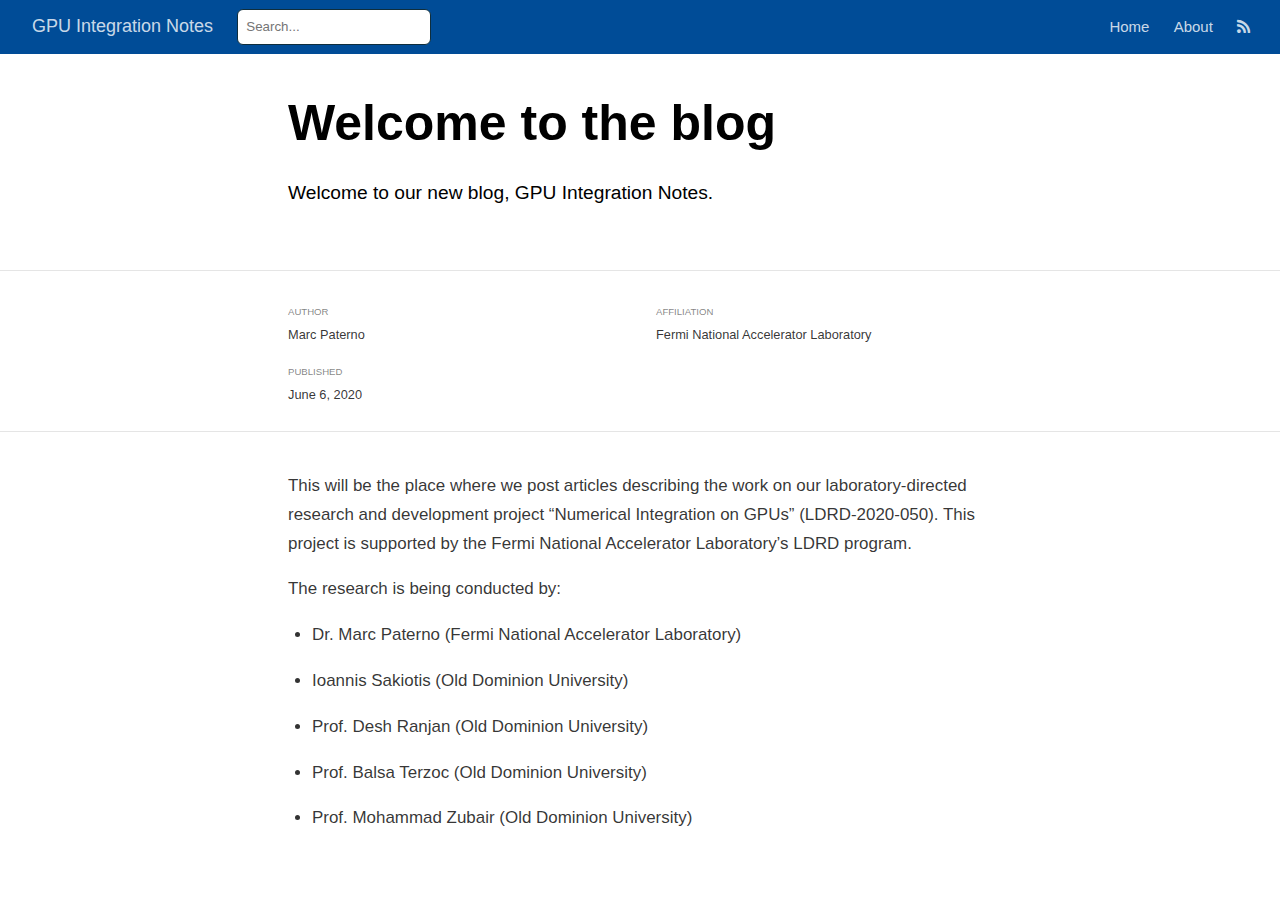
<file: docs/posts/2020-06-06-welcome-to-the-blog/index.html>
<!DOCTYPE html>

<html xmlns="http://www.w3.org/1999/xhtml" lang="" xml:lang="">

<head>
  <meta charset="utf-8"/>
  <meta name="viewport" content="width=device-width, initial-scale=1"/>
  <meta http-equiv="X-UA-Compatible" content="IE=Edge,chrome=1"/>
  <meta name="generator" content="distill" />

  <style type="text/css">
  /* Hide doc at startup (prevent jankiness while JS renders/transforms) */
  body {
    visibility: hidden;
  }
  </style>

 <!--radix_placeholder_import_source-->
 <!--/radix_placeholder_import_source-->

<style type="text/css">code{white-space: pre;}</style>
<style type="text/css" data-origin="pandoc">
pre > code.sourceCode { white-space: pre; position: relative; }
pre > code.sourceCode > span { display: inline-block; line-height: 1.25; }
pre > code.sourceCode > span:empty { height: 1.2em; }
.sourceCode { overflow: visible; }
code.sourceCode > span { color: inherit; text-decoration: inherit; }
div.sourceCode { margin: 1em 0; }
pre.sourceCode { margin: 0; }
@media screen {
div.sourceCode { overflow: auto; }
}
@media print {
pre > code.sourceCode { white-space: pre-wrap; }
pre > code.sourceCode > span { text-indent: -5em; padding-left: 5em; }
}
pre.numberSource code
  { counter-reset: source-line 0; }
pre.numberSource code > span
  { position: relative; left: -4em; counter-increment: source-line; }
pre.numberSource code > span > a:first-child::before
  { content: counter(source-line);
    position: relative; left: -1em; text-align: right; vertical-align: baseline;
    border: none; display: inline-block;
    -webkit-touch-callout: none; -webkit-user-select: none;
    -khtml-user-select: none; -moz-user-select: none;
    -ms-user-select: none; user-select: none;
    padding: 0 4px; width: 4em;
    color: #aaaaaa;
  }
pre.numberSource { margin-left: 3em; border-left: 1px solid #aaaaaa;  padding-left: 4px; }
div.sourceCode
  {   }
@media screen {
pre > code.sourceCode > span > a:first-child::before { text-decoration: underline; }
}
code span.al { color: #ad0000; } /* Alert */
code span.an { color: #5e5e5e; } /* Annotation */
code span.at { color: #20794d; } /* Attribute */
code span.bn { color: #ad0000; } /* BaseN */
code span.bu { } /* BuiltIn */
code span.cf { color: #007ba5; } /* ControlFlow */
code span.ch { color: #20794d; } /* Char */
code span.cn { color: #8f5902; } /* Constant */
code span.co { color: #5e5e5e; } /* Comment */
code span.cv { color: #5e5e5e; font-style: italic; } /* CommentVar */
code span.do { color: #5e5e5e; font-style: italic; } /* Documentation */
code span.dt { color: #ad0000; } /* DataType */
code span.dv { color: #ad0000; } /* DecVal */
code span.er { color: #ad0000; } /* Error */
code span.ex { } /* Extension */
code span.fl { color: #ad0000; } /* Float */
code span.fu { color: #4758ab; } /* Function */
code span.im { } /* Import */
code span.in { color: #5e5e5e; } /* Information */
code span.kw { color: #007ba5; } /* Keyword */
code span.op { color: #5e5e5e; } /* Operator */
code span.ot { color: #007ba5; } /* Other */
code span.pp { color: #ad0000; } /* Preprocessor */
code span.sc { color: #20794d; } /* SpecialChar */
code span.ss { color: #20794d; } /* SpecialString */
code span.st { color: #20794d; } /* String */
code span.va { color: #111111; } /* Variable */
code span.vs { color: #20794d; } /* VerbatimString */
code span.wa { color: #5e5e5e; font-style: italic; } /* Warning */
</style>

  <!--radix_placeholder_meta_tags-->
<title>GPU Integration Notes: Welcome to the blog</title>

<meta property="description" itemprop="description" content="Welcome to our new blog, GPU Integration Notes."/>


<!--  https://schema.org/Article -->
<meta property="article:published" itemprop="datePublished" content="2020-06-06"/>
<meta property="article:created" itemprop="dateCreated" content="2020-06-06"/>
<meta name="article:author" content="Marc Paterno"/>

<!--  https://developers.facebook.com/docs/sharing/webmasters#markup -->
<meta property="og:title" content="GPU Integration Notes: Welcome to the blog"/>
<meta property="og:type" content="article"/>
<meta property="og:description" content="Welcome to our new blog, GPU Integration Notes."/>
<meta property="og:locale" content="en_US"/>
<meta property="og:site_name" content="GPU Integration Notes"/>

<!--  https://dev.twitter.com/cards/types/summary -->
<meta property="twitter:card" content="summary"/>
<meta property="twitter:title" content="GPU Integration Notes: Welcome to the blog"/>
<meta property="twitter:description" content="Welcome to our new blog, GPU Integration Notes."/>

<!--/radix_placeholder_meta_tags-->
  <!--radix_placeholder_rmarkdown_metadata-->

<script type="text/json" id="radix-rmarkdown-metadata">
{"type":"list","attributes":{"names":{"type":"character","attributes":{},"value":["title","description","author","date","output"]}},"value":[{"type":"character","attributes":{},"value":["Welcome to the blog"]},{"type":"character","attributes":{},"value":["Welcome to our new blog, GPU Integration Notes."]},{"type":"list","attributes":{},"value":[{"type":"list","attributes":{"names":{"type":"character","attributes":{},"value":["name","url","affiliation","affiliation_url"]}},"value":[{"type":"character","attributes":{},"value":["Marc Paterno"]},{"type":"character","attributes":{},"value":["https://github.com/marcpaterno"]},{"type":"character","attributes":{},"value":["Fermi National Accelerator Laboratory"]},{"type":"character","attributes":{},"value":["https://fnal.gov"]}]}]},{"type":"character","attributes":{},"value":["06-06-2020"]},{"type":"list","attributes":{"names":{"type":"character","attributes":{},"value":["distill::distill_article"]}},"value":[{"type":"list","attributes":{"names":{"type":"character","attributes":{},"value":["self_contained"]}},"value":[{"type":"logical","attributes":{},"value":[false]}]}]}]}
</script>
<!--/radix_placeholder_rmarkdown_metadata-->
  
  <script type="text/json" id="radix-resource-manifest">
  {"type":"character","attributes":{},"value":[]}
  </script>
  <!--radix_placeholder_navigation_in_header-->
<meta name="distill:offset" content="../.."/>

<script type="application/javascript">

  window.headroom_prevent_pin = false;

  window.document.addEventListener("DOMContentLoaded", function (event) {

    // initialize headroom for banner
    var header = $('header').get(0);
    var headerHeight = header.offsetHeight;
    var headroom = new Headroom(header, {
      tolerance: 5,
      onPin : function() {
        if (window.headroom_prevent_pin) {
          window.headroom_prevent_pin = false;
          headroom.unpin();
        }
      }
    });
    headroom.init();
    if(window.location.hash)
      headroom.unpin();
    $(header).addClass('headroom--transition');

    // offset scroll location for banner on hash change
    // (see: https://github.com/WickyNilliams/headroom.js/issues/38)
    window.addEventListener("hashchange", function(event) {
      window.scrollTo(0, window.pageYOffset - (headerHeight + 25));
    });

    // responsive menu
    $('.distill-site-header').each(function(i, val) {
      var topnav = $(this);
      var toggle = topnav.find('.nav-toggle');
      toggle.on('click', function() {
        topnav.toggleClass('responsive');
      });
    });

    // nav dropdowns
    $('.nav-dropbtn').click(function(e) {
      $(this).next('.nav-dropdown-content').toggleClass('nav-dropdown-active');
      $(this).parent().siblings('.nav-dropdown')
         .children('.nav-dropdown-content').removeClass('nav-dropdown-active');
    });
    $("body").click(function(e){
      $('.nav-dropdown-content').removeClass('nav-dropdown-active');
    });
    $(".nav-dropdown").click(function(e){
      e.stopPropagation();
    });
  });
</script>

<style type="text/css">

/* Theme (user-documented overrideables for nav appearance) */

.distill-site-nav {
  color: rgba(255, 255, 255, 0.8);
  background-color: #0F2E3D;
  font-size: 15px;
  font-weight: 300;
}

.distill-site-nav a {
  color: inherit;
  text-decoration: none;
}

.distill-site-nav a:hover {
  color: white;
}

@media print {
  .distill-site-nav {
    display: none;
  }
}

.distill-site-header {

}

.distill-site-footer {

}


/* Site Header */

.distill-site-header {
  width: 100%;
  box-sizing: border-box;
  z-index: 3;
}

.distill-site-header .nav-left {
  display: inline-block;
  margin-left: 8px;
}

@media screen and (max-width: 768px) {
  .distill-site-header .nav-left {
    margin-left: 0;
  }
}


.distill-site-header .nav-right {
  float: right;
  margin-right: 8px;
}

.distill-site-header a,
.distill-site-header .title {
  display: inline-block;
  text-align: center;
  padding: 14px 10px 14px 10px;
}

.distill-site-header .title {
  font-size: 18px;
  min-width: 150px;
}

.distill-site-header .logo {
  padding: 0;
}

.distill-site-header .logo img {
  display: none;
  max-height: 20px;
  width: auto;
  margin-bottom: -4px;
}

.distill-site-header .nav-image img {
  max-height: 18px;
  width: auto;
  display: inline-block;
  margin-bottom: -3px;
}



@media screen and (min-width: 1000px) {
  .distill-site-header .logo img {
    display: inline-block;
  }
  .distill-site-header .nav-left {
    margin-left: 20px;
  }
  .distill-site-header .nav-right {
    margin-right: 20px;
  }
  .distill-site-header .title {
    padding-left: 12px;
  }
}


.distill-site-header .nav-toggle {
  display: none;
}

.nav-dropdown {
  display: inline-block;
  position: relative;
}

.nav-dropdown .nav-dropbtn {
  border: none;
  outline: none;
  color: rgba(255, 255, 255, 0.8);
  padding: 16px 10px;
  background-color: transparent;
  font-family: inherit;
  font-size: inherit;
  font-weight: inherit;
  margin: 0;
  margin-top: 1px;
  z-index: 2;
}

.nav-dropdown-content {
  display: none;
  position: absolute;
  background-color: white;
  min-width: 200px;
  border: 1px solid rgba(0,0,0,0.15);
  border-radius: 4px;
  box-shadow: 0px 8px 16px 0px rgba(0,0,0,0.1);
  z-index: 1;
  margin-top: 2px;
  white-space: nowrap;
  padding-top: 4px;
  padding-bottom: 4px;
}

.nav-dropdown-content hr {
  margin-top: 4px;
  margin-bottom: 4px;
  border: none;
  border-bottom: 1px solid rgba(0, 0, 0, 0.1);
}

.nav-dropdown-active {
  display: block;
}

.nav-dropdown-content a, .nav-dropdown-content .nav-dropdown-header {
  color: black;
  padding: 6px 24px;
  text-decoration: none;
  display: block;
  text-align: left;
}

.nav-dropdown-content .nav-dropdown-header {
  display: block;
  padding: 5px 24px;
  padding-bottom: 0;
  text-transform: uppercase;
  font-size: 14px;
  color: #999999;
  white-space: nowrap;
}

.nav-dropdown:hover .nav-dropbtn {
  color: white;
}

.nav-dropdown-content a:hover {
  background-color: #ddd;
  color: black;
}

.nav-right .nav-dropdown-content {
  margin-left: -45%;
  right: 0;
}

@media screen and (max-width: 768px) {
  .distill-site-header a, .distill-site-header .nav-dropdown  {display: none;}
  .distill-site-header a.nav-toggle {
    float: right;
    display: block;
  }
  .distill-site-header .title {
    margin-left: 0;
  }
  .distill-site-header .nav-right {
    margin-right: 0;
  }
  .distill-site-header {
    overflow: hidden;
  }
  .nav-right .nav-dropdown-content {
    margin-left: 0;
  }
}


@media screen and (max-width: 768px) {
  .distill-site-header.responsive {position: relative; min-height: 500px; }
  .distill-site-header.responsive a.nav-toggle {
    position: absolute;
    right: 0;
    top: 0;
  }
  .distill-site-header.responsive a,
  .distill-site-header.responsive .nav-dropdown {
    display: block;
    text-align: left;
  }
  .distill-site-header.responsive .nav-left,
  .distill-site-header.responsive .nav-right {
    width: 100%;
  }
  .distill-site-header.responsive .nav-dropdown {float: none;}
  .distill-site-header.responsive .nav-dropdown-content {position: relative;}
  .distill-site-header.responsive .nav-dropdown .nav-dropbtn {
    display: block;
    width: 100%;
    text-align: left;
  }
}

/* Site Footer */

.distill-site-footer {
  width: 100%;
  overflow: hidden;
  box-sizing: border-box;
  z-index: 3;
  margin-top: 30px;
  padding-top: 30px;
  padding-bottom: 30px;
  text-align: center;
}

/* Headroom */

d-title {
  padding-top: 6rem;
}

@media print {
  d-title {
    padding-top: 4rem;
  }
}

.headroom {
  z-index: 1000;
  position: fixed;
  top: 0;
  left: 0;
  right: 0;
}

.headroom--transition {
  transition: all .4s ease-in-out;
}

.headroom--unpinned {
  top: -100px;
}

.headroom--pinned {
  top: 0;
}

</style>

<link href="../../site_libs/font-awesome-5.1.0/css/all.css" rel="stylesheet"/>
<link href="../../site_libs/font-awesome-5.1.0/css/v4-shims.css" rel="stylesheet"/>
<script src="../../site_libs/headroom-0.9.4/headroom.min.js"></script>
<script src="../../site_libs/autocomplete-0.37.1/autocomplete.min.js"></script>
<script src="../../site_libs/fuse-6.4.1/fuse.min.js"></script>

<script type="application/javascript">

function getMeta(metaName) {
  var metas = document.getElementsByTagName('meta');
  for (let i = 0; i < metas.length; i++) {
    if (metas[i].getAttribute('name') === metaName) {
      return metas[i].getAttribute('content');
    }
  }
  return '';
}

function offsetURL(url) {
  var offset = getMeta('distill:offset');
  return offset ? offset + '/' + url : url;
}

function createFuseIndex() {

  // create fuse index
  var options = {
    keys: [
      { name: 'title', weight: 20 },
      { name: 'categories', weight: 15 },
      { name: 'description', weight: 10 },
      { name: 'contents', weight: 5 },
    ],
    ignoreLocation: true,
    threshold: 0
  };
  var fuse = new window.Fuse([], options);

  // fetch the main search.json
  return fetch(offsetURL('search.json'))
    .then(function(response) {
      if (response.status == 200) {
        return response.json().then(function(json) {
          // index main articles
          json.articles.forEach(function(article) {
            fuse.add(article);
          });
          // download collections and index their articles
          return Promise.all(json.collections.map(function(collection) {
            return fetch(offsetURL(collection)).then(function(response) {
              if (response.status === 200) {
                return response.json().then(function(articles) {
                  articles.forEach(function(article) {
                    fuse.add(article);
                  });
                })
              } else {
                return Promise.reject(
                  new Error('Unexpected status from search index request: ' +
                            response.status)
                );
              }
            });
          })).then(function() {
            return fuse;
          });
        });

      } else {
        return Promise.reject(
          new Error('Unexpected status from search index request: ' +
                      response.status)
        );
      }
    });
}

window.document.addEventListener("DOMContentLoaded", function (event) {

  // get search element (bail if we don't have one)
  var searchEl = window.document.getElementById('distill-search');
  if (!searchEl)
    return;

  createFuseIndex()
    .then(function(fuse) {

      // make search box visible
      searchEl.classList.remove('hidden');

      // initialize autocomplete
      var options = {
        autoselect: true,
        hint: false,
        minLength: 2,
      };
      window.autocomplete(searchEl, options, [{
        source: function(query, callback) {
          const searchOptions = {
            isCaseSensitive: false,
            shouldSort: true,
            minMatchCharLength: 2,
            limit: 10,
          };
          var results = fuse.search(query, searchOptions);
          callback(results
            .map(function(result) { return result.item; })
            .filter(function(item) { return !!item.description; })
          );
        },
        templates: {
          suggestion: function(suggestion) {
            var html = `
              <div class="search-item">
                <h3>${suggestion.title}</h3>
                <div class="search-item-description">
                  ${suggestion.description}
                </div>
                <div class="search-item-preview">
                  <img src="${suggestion.preview ? offsetURL(suggestion.preview) : ''}"</img>
                </div>
              </div>
            `;
            return html;
          }
        }
      }]).on('autocomplete:selected', function(event, suggestion) {
        window.location.href = offsetURL(suggestion.path);
      });
      // remove inline display style on autocompleter (we want to
      // manage responsive display via css)
      $('.algolia-autocomplete').css("display", "");
    })
    .catch(function(error) {
      console.log(error);
    });

});

</script>

<style type="text/css">

/* Algolioa Autocomplete */

.algolia-autocomplete {
  display: inline-block;
  margin-left: 10px;
  vertical-align: sub;
  background-color: white;
  color: black;
  padding: 6px;
  padding-top: 8px;
  padding-bottom: 0;
  border-radius: 6px;
  border: 1px #0F2E3D solid;
  width: 180px;
}


@media screen and (max-width: 768px) {
  .distill-site-nav .algolia-autocomplete {
    display: none;
    visibility: hidden;
  }
  .distill-site-nav.responsive .algolia-autocomplete {
    display: inline-block;
    visibility: visible;
  }
  .distill-site-nav.responsive .algolia-autocomplete .aa-dropdown-menu {
    margin-left: 0;
    width: 400px;
    max-height: 400px;
  }
}

.algolia-autocomplete .aa-input, .algolia-autocomplete .aa-hint {
  width: 90%;
  outline: none;
  border: none;
}

.algolia-autocomplete .aa-hint {
  color: #999;
}
.algolia-autocomplete .aa-dropdown-menu {
  width: 550px;
  max-height: 70vh;
  overflow-x: visible;
  overflow-y: scroll;
  padding: 5px;
  margin-top: 3px;
  margin-left: -150px;
  background-color: #fff;
  border-radius: 5px;
  border: 1px solid #999;
  border-top: none;
}

.algolia-autocomplete .aa-dropdown-menu .aa-suggestion {
  cursor: pointer;
  padding: 5px 4px;
  border-bottom: 1px solid #eee;
}

.algolia-autocomplete .aa-dropdown-menu .aa-suggestion:last-of-type {
  border-bottom: none;
  margin-bottom: 2px;
}

.algolia-autocomplete .aa-dropdown-menu .aa-suggestion .search-item {
  overflow: hidden;
  font-size: 0.8em;
  line-height: 1.4em;
}

.algolia-autocomplete .aa-dropdown-menu .aa-suggestion .search-item h3 {
  margin-block-start: 0;
  margin-block-end: 5px;
}

.algolia-autocomplete .aa-dropdown-menu .aa-suggestion .search-item-description {
  display: inline-block;
  overflow: hidden;
  height: 2.8em;
  width: 80%;
  margin-right: 4%;
}

.algolia-autocomplete .aa-dropdown-menu .aa-suggestion .search-item-preview {
  display: inline-block;
  width: 15%;
}

.algolia-autocomplete .aa-dropdown-menu .aa-suggestion .search-item-preview img {
  height: 3em;
  width: auto;
  display: none;
}

.algolia-autocomplete .aa-dropdown-menu .aa-suggestion .search-item-preview img[src] {
  display: initial;
}

.algolia-autocomplete .aa-dropdown-menu .aa-suggestion.aa-cursor {
  background-color: #eee;
}
.algolia-autocomplete .aa-dropdown-menu .aa-suggestion em {
  font-weight: bold;
  font-style: normal;
}

</style>


<!--/radix_placeholder_navigation_in_header-->
  <!--radix_placeholder_distill-->

<style type="text/css">

body {
  background-color: white;
}

.pandoc-table {
  width: 100%;
}

.pandoc-table>caption {
  margin-bottom: 10px;
}

.pandoc-table th:not([align]) {
  text-align: left;
}

.pagedtable-footer {
  font-size: 15px;
}

d-byline .byline {
  grid-template-columns: 2fr 2fr;
}

d-byline .byline h3 {
  margin-block-start: 1.5em;
}

d-byline .byline .authors-affiliations h3 {
  margin-block-start: 0.5em;
}

.authors-affiliations .orcid-id {
  width: 16px;
  height:16px;
  margin-left: 4px;
  margin-right: 4px;
  vertical-align: middle;
  padding-bottom: 2px;
}

d-title .dt-tags {
  margin-top: 1em;
  grid-column: text;
}

.dt-tags .dt-tag {
  text-decoration: none;
  display: inline-block;
  color: rgba(0,0,0,0.6);
  padding: 0em 0.4em;
  margin-right: 0.5em;
  margin-bottom: 0.4em;
  font-size: 70%;
  border: 1px solid rgba(0,0,0,0.2);
  border-radius: 3px;
  text-transform: uppercase;
  font-weight: 500;
}

d-article table.gt_table td,
d-article table.gt_table th {
  border-bottom: none;
}

.html-widget {
  margin-bottom: 2.0em;
}

.l-screen-inset {
  padding-right: 16px;
}

.l-screen .caption {
  margin-left: 10px;
}

.shaded {
  background: rgb(247, 247, 247);
  padding-top: 20px;
  padding-bottom: 20px;
  border-top: 1px solid rgba(0, 0, 0, 0.1);
  border-bottom: 1px solid rgba(0, 0, 0, 0.1);
}

.shaded .html-widget {
  margin-bottom: 0;
  border: 1px solid rgba(0, 0, 0, 0.1);
}

.shaded .shaded-content {
  background: white;
}

.text-output {
  margin-top: 0;
  line-height: 1.5em;
}

.hidden {
  display: none !important;
}

d-article {
  padding-top: 2.5rem;
  padding-bottom: 30px;
}

d-appendix {
  padding-top: 30px;
}

d-article>p>img {
  width: 100%;
}

d-article h2 {
  margin: 1rem 0 1.5rem 0;
}

d-article h3 {
  margin-top: 1.5rem;
}

d-article iframe {
  border: 1px solid rgba(0, 0, 0, 0.1);
  margin-bottom: 2.0em;
  width: 100%;
}

/* Tweak code blocks */

d-article div.sourceCode code,
d-article pre code {
  font-family: Consolas, Monaco, 'Andale Mono', 'Ubuntu Mono', monospace;
}

d-article pre,
d-article div.sourceCode,
d-article div.sourceCode pre {
  overflow: auto;
}

d-article div.sourceCode {
  background-color: white;
}

d-article div.sourceCode pre {
  padding-left: 10px;
  font-size: 12px;
  border-left: 2px solid rgba(0,0,0,0.1);
}

d-article pre {
  font-size: 12px;
  color: black;
  background: none;
  margin-top: 0;
  text-align: left;
  white-space: pre;
  word-spacing: normal;
  word-break: normal;
  word-wrap: normal;
  line-height: 1.5;

  -moz-tab-size: 4;
  -o-tab-size: 4;
  tab-size: 4;

  -webkit-hyphens: none;
  -moz-hyphens: none;
  -ms-hyphens: none;
  hyphens: none;
}

d-article pre a {
  border-bottom: none;
}

d-article pre a:hover {
  border-bottom: none;
  text-decoration: underline;
}

@media(min-width: 768px) {

d-article pre,
d-article div.sourceCode,
d-article div.sourceCode pre {
  overflow: visible !important;
}

d-article div.sourceCode pre {
  padding-left: 18px;
  font-size: 14px;
}

d-article pre {
  font-size: 14px;
}

}

figure img.external {
  background: white;
  border: 1px solid rgba(0, 0, 0, 0.1);
  box-shadow: 0 1px 8px rgba(0, 0, 0, 0.1);
  padding: 18px;
  box-sizing: border-box;
}

/* CSS for d-contents */

.d-contents {
  grid-column: text;
  color: rgba(0,0,0,0.8);
  font-size: 0.9em;
  padding-bottom: 1em;
  margin-bottom: 1em;
  padding-bottom: 0.5em;
  margin-bottom: 1em;
  padding-left: 0.25em;
  justify-self: start;
}

@media(min-width: 1000px) {
  .d-contents.d-contents-float {
    height: 0;
    grid-column-start: 1;
    grid-column-end: 4;
    justify-self: center;
    padding-right: 3em;
    padding-left: 2em;
  }
}

.d-contents nav h3 {
  font-size: 18px;
  margin-top: 0;
  margin-bottom: 1em;
}

.d-contents li {
  list-style-type: none
}

.d-contents nav > ul {
  padding-left: 0;
}

.d-contents ul {
  padding-left: 1em
}

.d-contents nav ul li {
  margin-top: 0.6em;
  margin-bottom: 0.2em;
}

.d-contents nav a {
  font-size: 13px;
  border-bottom: none;
  text-decoration: none
  color: rgba(0, 0, 0, 0.8);
}

.d-contents nav a:hover {
  text-decoration: underline solid rgba(0, 0, 0, 0.6)
}

.d-contents nav > ul > li > a {
  font-weight: 600;
}

.d-contents nav > ul > li > ul {
  font-weight: inherit;
}

.d-contents nav > ul > li > ul > li {
  margin-top: 0.2em;
}


.d-contents nav ul {
  margin-top: 0;
  margin-bottom: 0.25em;
}

.d-article-with-toc h2:nth-child(2) {
  margin-top: 0;
}


/* Figure */

.figure {
  position: relative;
  margin-bottom: 2.5em;
  margin-top: 1.5em;
}

.figure img {
  width: 100%;
}

.figure .caption {
  color: rgba(0, 0, 0, 0.6);
  font-size: 12px;
  line-height: 1.5em;
}

.figure img.external {
  background: white;
  border: 1px solid rgba(0, 0, 0, 0.1);
  box-shadow: 0 1px 8px rgba(0, 0, 0, 0.1);
  padding: 18px;
  box-sizing: border-box;
}

.figure .caption a {
  color: rgba(0, 0, 0, 0.6);
}

.figure .caption b,
.figure .caption strong, {
  font-weight: 600;
  color: rgba(0, 0, 0, 1.0);
}

/* Citations */

d-article .citation {
  color: inherit;
  cursor: inherit;
}

div.hanging-indent{
  margin-left: 1em; text-indent: -1em;
}


/* Tweak 1000px media break to show more text */

@media(min-width: 1000px) {
  .base-grid,
  distill-header,
  d-title,
  d-abstract,
  d-article,
  d-appendix,
  distill-appendix,
  d-byline,
  d-footnote-list,
  d-citation-list,
  distill-footer {
    grid-template-columns: [screen-start] 1fr [page-start kicker-start] 80px [middle-start] 50px [text-start kicker-end] 65px 65px 65px 65px 65px 65px 65px 65px [text-end gutter-start] 65px [middle-end] 65px [page-end gutter-end] 1fr [screen-end];
    grid-column-gap: 16px;
  }

  .grid {
    grid-column-gap: 16px;
  }

  d-article {
    font-size: 1.06rem;
    line-height: 1.7em;
  }
  figure .caption, .figure .caption, figure figcaption {
    font-size: 13px;
  }
}

@media(min-width: 1180px) {
  .base-grid,
  distill-header,
  d-title,
  d-abstract,
  d-article,
  d-appendix,
  distill-appendix,
  d-byline,
  d-footnote-list,
  d-citation-list,
  distill-footer {
    grid-template-columns: [screen-start] 1fr [page-start kicker-start] 60px [middle-start] 60px [text-start kicker-end] 60px 60px 60px 60px 60px 60px 60px 60px [text-end gutter-start] 60px [middle-end] 60px [page-end gutter-end] 1fr [screen-end];
    grid-column-gap: 32px;
  }

  .grid {
    grid-column-gap: 32px;
  }
}


/* Get the citation styles for the appendix (not auto-injected on render since
   we do our own rendering of the citation appendix) */

d-appendix .citation-appendix,
.d-appendix .citation-appendix {
  font-size: 11px;
  line-height: 15px;
  border-left: 1px solid rgba(0, 0, 0, 0.1);
  padding-left: 18px;
  border: 1px solid rgba(0,0,0,0.1);
  background: rgba(0, 0, 0, 0.02);
  padding: 10px 18px;
  border-radius: 3px;
  color: rgba(150, 150, 150, 1);
  overflow: hidden;
  margin-top: -12px;
  white-space: pre-wrap;
  word-wrap: break-word;
}

/* Include appendix styles here so they can be overridden */

d-appendix {
  contain: layout style;
  font-size: 0.8em;
  line-height: 1.7em;
  margin-top: 60px;
  margin-bottom: 0;
  border-top: 1px solid rgba(0, 0, 0, 0.1);
  color: rgba(0,0,0,0.5);
  padding-top: 60px;
  padding-bottom: 48px;
}

d-appendix h3 {
  grid-column: page-start / text-start;
  font-size: 15px;
  font-weight: 500;
  margin-top: 1em;
  margin-bottom: 0;
  color: rgba(0,0,0,0.65);
}

d-appendix h3 + * {
  margin-top: 1em;
}

d-appendix ol {
  padding: 0 0 0 15px;
}

@media (min-width: 768px) {
  d-appendix ol {
    padding: 0 0 0 30px;
    margin-left: -30px;
  }
}

d-appendix li {
  margin-bottom: 1em;
}

d-appendix a {
  color: rgba(0, 0, 0, 0.6);
}

d-appendix > * {
  grid-column: text;
}

d-appendix > d-footnote-list,
d-appendix > d-citation-list,
d-appendix > distill-appendix {
  grid-column: screen;
}

/* Include footnote styles here so they can be overridden */

d-footnote-list {
  contain: layout style;
}

d-footnote-list > * {
  grid-column: text;
}

d-footnote-list a.footnote-backlink {
  color: rgba(0,0,0,0.3);
  padding-left: 0.5em;
}



/* Anchor.js */

.anchorjs-link {
  /*transition: all .25s linear; */
  text-decoration: none;
  border-bottom: none;
}
*:hover > .anchorjs-link {
  margin-left: -1.125em !important;
  text-decoration: none;
  border-bottom: none;
}

/* Social footer */

.social_footer {
  margin-top: 30px;
  margin-bottom: 0;
  color: rgba(0,0,0,0.67);
}

.disqus-comments {
  margin-right: 30px;
}

.disqus-comment-count {
  border-bottom: 1px solid rgba(0, 0, 0, 0.4);
  cursor: pointer;
}

#disqus_thread {
  margin-top: 30px;
}

.article-sharing a {
  border-bottom: none;
  margin-right: 8px;
}

.article-sharing a:hover {
  border-bottom: none;
}

.sidebar-section.subscribe {
  font-size: 12px;
  line-height: 1.6em;
}

.subscribe p {
  margin-bottom: 0.5em;
}


.article-footer .subscribe {
  font-size: 15px;
  margin-top: 45px;
}


.sidebar-section.custom {
  font-size: 12px;
  line-height: 1.6em;
}

.custom p {
  margin-bottom: 0.5em;
}

/* Styles for listing layout (hide title) */
.layout-listing d-title, .layout-listing .d-title {
  display: none;
}

/* Styles for posts lists (not auto-injected) */


.posts-with-sidebar {
  padding-left: 45px;
  padding-right: 45px;
}

.posts-list .description h2,
.posts-list .description p {
  font-family: -apple-system, BlinkMacSystemFont, "Segoe UI", Roboto, Oxygen, Ubuntu, Cantarell, "Fira Sans", "Droid Sans", "Helvetica Neue", Arial, sans-serif;
}

.posts-list .description h2 {
  font-weight: 700;
  border-bottom: none;
  padding-bottom: 0;
}

.posts-list h2.post-tag {
  border-bottom: 1px solid rgba(0, 0, 0, 0.2);
  padding-bottom: 12px;
}
.posts-list {
  margin-top: 60px;
  margin-bottom: 24px;
}

.posts-list .post-preview {
  text-decoration: none;
  overflow: hidden;
  display: block;
  border-bottom: 1px solid rgba(0, 0, 0, 0.1);
  padding: 24px 0;
}

.post-preview-last {
  border-bottom: none !important;
}

.posts-list .posts-list-caption {
  grid-column: screen;
  font-weight: 400;
}

.posts-list .post-preview h2 {
  margin: 0 0 6px 0;
  line-height: 1.2em;
  font-style: normal;
  font-size: 24px;
}

.posts-list .post-preview p {
  margin: 0 0 12px 0;
  line-height: 1.4em;
  font-size: 16px;
}

.posts-list .post-preview .thumbnail {
  box-sizing: border-box;
  margin-bottom: 24px;
  position: relative;
  max-width: 500px;
}
.posts-list .post-preview img {
  width: 100%;
  display: block;
}

.posts-list .metadata {
  font-size: 12px;
  line-height: 1.4em;
  margin-bottom: 18px;
}

.posts-list .metadata > * {
  display: inline-block;
}

.posts-list .metadata .publishedDate {
  margin-right: 2em;
}

.posts-list .metadata .dt-authors {
  display: block;
  margin-top: 0.3em;
  margin-right: 2em;
}

.posts-list .dt-tags {
  display: block;
  line-height: 1em;
}

.posts-list .dt-tags .dt-tag {
  display: inline-block;
  color: rgba(0,0,0,0.6);
  padding: 0.3em 0.4em;
  margin-right: 0.2em;
  margin-bottom: 0.4em;
  font-size: 60%;
  border: 1px solid rgba(0,0,0,0.2);
  border-radius: 3px;
  text-transform: uppercase;
  font-weight: 500;
}

.posts-list img {
  opacity: 1;
}

.posts-list img[data-src] {
  opacity: 0;
}

.posts-more {
  clear: both;
}


.posts-sidebar {
  font-size: 16px;
}

.posts-sidebar h3 {
  font-size: 16px;
  margin-top: 0;
  margin-bottom: 0.5em;
  font-weight: 400;
  text-transform: uppercase;
}

.sidebar-section {
  margin-bottom: 30px;
}

.categories ul {
  list-style-type: none;
  margin: 0;
  padding: 0;
}

.categories li {
  color: rgba(0, 0, 0, 0.8);
  margin-bottom: 0;
}

.categories li>a {
  border-bottom: none;
}

.categories li>a:hover {
  border-bottom: 1px solid rgba(0, 0, 0, 0.4);
}

.categories .active {
  font-weight: 600;
}

.categories .category-count {
  color: rgba(0, 0, 0, 0.4);
}


@media(min-width: 768px) {
  .posts-list .post-preview h2 {
    font-size: 26px;
  }
  .posts-list .post-preview .thumbnail {
    float: right;
    width: 30%;
    margin-bottom: 0;
  }
  .posts-list .post-preview .description {
    float: left;
    width: 45%;
  }
  .posts-list .post-preview .metadata {
    float: left;
    width: 20%;
    margin-top: 8px;
  }
  .posts-list .post-preview p {
    margin: 0 0 12px 0;
    line-height: 1.5em;
    font-size: 16px;
  }
  .posts-with-sidebar .posts-list {
    float: left;
    width: 75%;
  }
  .posts-with-sidebar .posts-sidebar {
    float: right;
    width: 20%;
    margin-top: 60px;
    padding-top: 24px;
    padding-bottom: 24px;
  }
}


/* Improve display for browsers without grid (IE/Edge <= 15) */

.downlevel {
  line-height: 1.6em;
  font-family: -apple-system, BlinkMacSystemFont, "Segoe UI", Roboto, Oxygen, Ubuntu, Cantarell, "Fira Sans", "Droid Sans", "Helvetica Neue", Arial, sans-serif;
  margin: 0;
}

.downlevel .d-title {
  padding-top: 6rem;
  padding-bottom: 1.5rem;
}

.downlevel .d-title h1 {
  font-size: 50px;
  font-weight: 700;
  line-height: 1.1em;
  margin: 0 0 0.5rem;
}

.downlevel .d-title p {
  font-weight: 300;
  font-size: 1.2rem;
  line-height: 1.55em;
  margin-top: 0;
}

.downlevel .d-byline {
  padding-top: 0.8em;
  padding-bottom: 0.8em;
  font-size: 0.8rem;
  line-height: 1.8em;
}

.downlevel .section-separator {
  border: none;
  border-top: 1px solid rgba(0, 0, 0, 0.1);
}

.downlevel .d-article {
  font-size: 1.06rem;
  line-height: 1.7em;
  padding-top: 1rem;
  padding-bottom: 2rem;
}


.downlevel .d-appendix {
  padding-left: 0;
  padding-right: 0;
  max-width: none;
  font-size: 0.8em;
  line-height: 1.7em;
  margin-bottom: 0;
  color: rgba(0,0,0,0.5);
  padding-top: 40px;
  padding-bottom: 48px;
}

.downlevel .footnotes ol {
  padding-left: 13px;
}

.downlevel .base-grid,
.downlevel .distill-header,
.downlevel .d-title,
.downlevel .d-abstract,
.downlevel .d-article,
.downlevel .d-appendix,
.downlevel .distill-appendix,
.downlevel .d-byline,
.downlevel .d-footnote-list,
.downlevel .d-citation-list,
.downlevel .distill-footer,
.downlevel .appendix-bottom,
.downlevel .posts-container {
  padding-left: 40px;
  padding-right: 40px;
}

@media(min-width: 768px) {
  .downlevel .base-grid,
  .downlevel .distill-header,
  .downlevel .d-title,
  .downlevel .d-abstract,
  .downlevel .d-article,
  .downlevel .d-appendix,
  .downlevel .distill-appendix,
  .downlevel .d-byline,
  .downlevel .d-footnote-list,
  .downlevel .d-citation-list,
  .downlevel .distill-footer,
  .downlevel .appendix-bottom,
  .downlevel .posts-container {
  padding-left: 150px;
  padding-right: 150px;
  max-width: 900px;
}
}

.downlevel pre code {
  display: block;
  border-left: 2px solid rgba(0, 0, 0, .1);
  padding: 0 0 0 20px;
  font-size: 14px;
}

.downlevel code, .downlevel pre {
  color: black;
  background: none;
  font-family: Consolas, Monaco, 'Andale Mono', 'Ubuntu Mono', monospace;
  text-align: left;
  white-space: pre;
  word-spacing: normal;
  word-break: normal;
  word-wrap: normal;
  line-height: 1.5;

  -moz-tab-size: 4;
  -o-tab-size: 4;
  tab-size: 4;

  -webkit-hyphens: none;
  -moz-hyphens: none;
  -ms-hyphens: none;
  hyphens: none;
}

.downlevel .posts-list .post-preview {
  color: inherit;
}



</style>

<script type="application/javascript">

function is_downlevel_browser() {
  if (bowser.isUnsupportedBrowser({ msie: "12", msedge: "16"},
                                 window.navigator.userAgent)) {
    return true;
  } else {
    return window.load_distill_framework === undefined;
  }
}

// show body when load is complete
function on_load_complete() {

  // add anchors
  if (window.anchors) {
    window.anchors.options.placement = 'left';
    window.anchors.add('d-article > h2, d-article > h3, d-article > h4, d-article > h5');
  }


  // set body to visible
  document.body.style.visibility = 'visible';

  // force redraw for leaflet widgets
  if (window.HTMLWidgets) {
    var maps = window.HTMLWidgets.findAll(".leaflet");
    $.each(maps, function(i, el) {
      var map = this.getMap();
      map.invalidateSize();
      map.eachLayer(function(layer) {
        if (layer instanceof L.TileLayer)
          layer.redraw();
      });
    });
  }

  // trigger 'shown' so htmlwidgets resize
  $('d-article').trigger('shown');
}

function init_distill() {

  init_common();

  // create front matter
  var front_matter = $('<d-front-matter></d-front-matter>');
  $('#distill-front-matter').wrap(front_matter);

  // create d-title
  $('.d-title').changeElementType('d-title');

  // create d-byline
  var byline = $('<d-byline></d-byline>');
  $('.d-byline').replaceWith(byline);

  // create d-article
  var article = $('<d-article></d-article>');
  $('.d-article').wrap(article).children().unwrap();

  // move posts container into article
  $('.posts-container').appendTo($('d-article'));

  // create d-appendix
  $('.d-appendix').changeElementType('d-appendix');

  // flag indicating that we have appendix items
  var appendix = $('.appendix-bottom').children('h3').length > 0;

  // replace footnotes with <d-footnote>
  $('.footnote-ref').each(function(i, val) {
    appendix = true;
    var href = $(this).attr('href');
    var id = href.replace('#', '');
    var fn = $('#' + id);
    var fn_p = $('#' + id + '>p');
    fn_p.find('.footnote-back').remove();
    var text = fn_p.html();
    var dtfn = $('<d-footnote></d-footnote>');
    dtfn.html(text);
    $(this).replaceWith(dtfn);
  });
  // remove footnotes
  $('.footnotes').remove();

  // move refs into #references-listing
  $('#references-listing').replaceWith($('#refs'));

  $('h1.appendix, h2.appendix').each(function(i, val) {
    $(this).changeElementType('h3');
  });
  $('h3.appendix').each(function(i, val) {
    var id = $(this).attr('id');
    $('.d-contents a[href="#' + id + '"]').parent().remove();
    appendix = true;
    $(this).nextUntil($('h1, h2, h3')).addBack().appendTo($('d-appendix'));
  });

  // show d-appendix if we have appendix content
  $("d-appendix").css('display', appendix ? 'grid' : 'none');

  // localize layout chunks to just output
  $('.layout-chunk').each(function(i, val) {

    // capture layout
    var layout = $(this).attr('data-layout');

    // apply layout to markdown level block elements
    var elements = $(this).children().not('div.sourceCode, pre, script');
    elements.each(function(i, el) {
      var layout_div = $('<div class="' + layout + '"></div>');
      if (layout_div.hasClass('shaded')) {
        var shaded_content = $('<div class="shaded-content"></div>');
        $(this).wrap(shaded_content);
        $(this).parent().wrap(layout_div);
      } else {
        $(this).wrap(layout_div);
      }
    });


    // unwrap the layout-chunk div
    $(this).children().unwrap();
  });

  // remove code block used to force  highlighting css
  $('.distill-force-highlighting-css').parent().remove();

  // remove empty line numbers inserted by pandoc when using a
  // custom syntax highlighting theme
  $('code.sourceCode a:empty').remove();

  // load distill framework
  load_distill_framework();

  // wait for window.distillRunlevel == 4 to do post processing
  function distill_post_process() {

    if (!window.distillRunlevel || window.distillRunlevel < 4)
      return;

    // hide author/affiliations entirely if we have no authors
    var front_matter = JSON.parse($("#distill-front-matter").html());
    var have_authors = front_matter.authors && front_matter.authors.length > 0;
    if (!have_authors)
      $('d-byline').addClass('hidden');

    // article with toc class
    $('.d-contents').parent().addClass('d-article-with-toc');

    // strip links that point to #
    $('.authors-affiliations').find('a[href="#"]').removeAttr('href');

    // add orcid ids
    $('.authors-affiliations').find('.author').each(function(i, el) {
      var orcid_id = front_matter.authors[i].orcidID;
      if (orcid_id) {
        var a = $('<a></a>');
        a.attr('href', 'https://orcid.org/' + orcid_id);
        var img = $('<img></img>');
        img.addClass('orcid-id');
        img.attr('alt', 'ORCID ID');
        img.attr('src','[data-uri]');
        a.append(img);
        $(this).append(a);
      }
    });

    // hide elements of author/affiliations grid that have no value
    function hide_byline_column(caption) {
      $('d-byline').find('h3:contains("' + caption + '")').parent().css('visibility', 'hidden');
    }

    // affiliations
    var have_affiliations = false;
    for (var i = 0; i<front_matter.authors.length; ++i) {
      var author = front_matter.authors[i];
      if (author.affiliation !== "&nbsp;") {
        have_affiliations = true;
        break;
      }
    }
    if (!have_affiliations)
      $('d-byline').find('h3:contains("Affiliations")').css('visibility', 'hidden');

    // published date
    if (!front_matter.publishedDate)
      hide_byline_column("Published");

    // document object identifier
    var doi = $('d-byline').find('h3:contains("DOI")');
    var doi_p = doi.next().empty();
    if (!front_matter.doi) {
      // if we have a citation and valid citationText then link to that
      if ($('#citation').length > 0 && front_matter.citationText) {
        doi.html('Citation');
        $('<a href="#citation"></a>')
          .text(front_matter.citationText)
          .appendTo(doi_p);
      } else {
        hide_byline_column("DOI");
      }
    } else {
      $('<a></a>')
         .attr('href', "https://doi.org/" + front_matter.doi)
         .html(front_matter.doi)
         .appendTo(doi_p);
    }

     // change plural form of authors/affiliations
    if (front_matter.authors.length === 1) {
      var grid = $('.authors-affiliations');
      grid.children('h3:contains("Authors")').text('Author');
      grid.children('h3:contains("Affiliations")').text('Affiliation');
    }

    // remove d-appendix and d-footnote-list local styles
    $('d-appendix > style:first-child').remove();
    $('d-footnote-list > style:first-child').remove();

    // move appendix-bottom entries to the bottom
    $('.appendix-bottom').appendTo('d-appendix').children().unwrap();
    $('.appendix-bottom').remove();

    // clear polling timer
    clearInterval(tid);

    // show body now that everything is ready
    on_load_complete();
  }

  var tid = setInterval(distill_post_process, 50);
  distill_post_process();

}

function init_downlevel() {

  init_common();

   // insert hr after d-title
  $('.d-title').after($('<hr class="section-separator"/>'));

  // check if we have authors
  var front_matter = JSON.parse($("#distill-front-matter").html());
  var have_authors = front_matter.authors && front_matter.authors.length > 0;

  // manage byline/border
  if (!have_authors)
    $('.d-byline').remove();
  $('.d-byline').after($('<hr class="section-separator"/>'));
  $('.d-byline a').remove();

  // remove toc
  $('.d-contents').remove();

  // move appendix elements
  $('h1.appendix, h2.appendix').each(function(i, val) {
    $(this).changeElementType('h3');
  });
  $('h3.appendix').each(function(i, val) {
    $(this).nextUntil($('h1, h2, h3')).addBack().appendTo($('.d-appendix'));
  });


  // inject headers into references and footnotes
  var refs_header = $('<h3></h3>');
  refs_header.text('References');
  $('#refs').prepend(refs_header);

  var footnotes_header = $('<h3></h3');
  footnotes_header.text('Footnotes');
  $('.footnotes').children('hr').first().replaceWith(footnotes_header);

  // move appendix-bottom entries to the bottom
  $('.appendix-bottom').appendTo('.d-appendix').children().unwrap();
  $('.appendix-bottom').remove();

  // remove appendix if it's empty
  if ($('.d-appendix').children().length === 0)
    $('.d-appendix').remove();

  // prepend separator above appendix
  $('.d-appendix').before($('<hr class="section-separator" style="clear: both"/>'));

  // trim code
  $('pre>code').each(function(i, val) {
    $(this).html($.trim($(this).html()));
  });

  // move posts-container right before article
  $('.posts-container').insertBefore($('.d-article'));

  $('body').addClass('downlevel');

  on_load_complete();
}


function init_common() {

  // jquery plugin to change element types
  (function($) {
    $.fn.changeElementType = function(newType) {
      var attrs = {};

      $.each(this[0].attributes, function(idx, attr) {
        attrs[attr.nodeName] = attr.nodeValue;
      });

      this.replaceWith(function() {
        return $("<" + newType + "/>", attrs).append($(this).contents());
      });
    };
  })(jQuery);

  // prevent underline for linked images
  $('a > img').parent().css({'border-bottom' : 'none'});

  // mark non-body figures created by knitr chunks as 100% width
  $('.layout-chunk').each(function(i, val) {
    var figures = $(this).find('img, .html-widget');
    if ($(this).attr('data-layout') !== "l-body") {
      figures.css('width', '100%');
    } else {
      figures.css('max-width', '100%');
      figures.filter("[width]").each(function(i, val) {
        var fig = $(this);
        fig.css('width', fig.attr('width') + 'px');
      });

    }
  });

  // auto-append index.html to post-preview links in file: protocol
  // and in rstudio ide preview
  $('.post-preview').each(function(i, val) {
    if (window.location.protocol === "file:")
      $(this).attr('href', $(this).attr('href') + "index.html");
  });

  // get rid of index.html references in header
  if (window.location.protocol !== "file:") {
    $('.distill-site-header a[href]').each(function(i,val) {
      $(this).attr('href', $(this).attr('href').replace("index.html", "./"));
    });
  }

  // add class to pandoc style tables
  $('tr.header').parent('thead').parent('table').addClass('pandoc-table');
  $('.kable-table').children('table').addClass('pandoc-table');

  // add figcaption style to table captions
  $('caption').parent('table').addClass("figcaption");

  // initialize posts list
  if (window.init_posts_list)
    window.init_posts_list();

  // implmement disqus comment link
  $('.disqus-comment-count').click(function() {
    window.headroom_prevent_pin = true;
    $('#disqus_thread').toggleClass('hidden');
    if (!$('#disqus_thread').hasClass('hidden')) {
      var offset = $(this).offset();
      $(window).resize();
      $('html, body').animate({
        scrollTop: offset.top - 35
      });
    }
  });
}

document.addEventListener('DOMContentLoaded', function() {
  if (is_downlevel_browser())
    init_downlevel();
  else
    window.addEventListener('WebComponentsReady', init_distill);
});

</script>

<style type="text/css">
/* base variables */

/* Edit the CSS properties in this file to create a custom
   Distill theme. Only edit values in the right column
   for each row; values shown are the CSS defaults.
   To return any property to the default,
   you may set its value to: unset
   All rows must end with a semi-colon.                      */

/* Optional: embed custom fonts here with `@import`          */
/* This must remain at the top of this file.                 */



html {
  /*-- Main font sizes --*/
  --title-size:      50px;
  --body-size:       1.06rem;
  --code-size:       14px;
  --aside-size:      12px;
  --fig-cap-size:    13px;
  /*-- Main font colors --*/
  --title-color:     #000000;
  --header-color:    rgba(0, 0, 0, 0.8);
  --body-color:      rgba(0, 0, 0, 0.8);
  --aside-color:     rgba(0, 0, 0, 0.6);
  --fig-cap-color:   rgba(0, 0, 0, 0.6);
  /*-- Specify custom fonts ~~~ must be imported above   --*/
  --heading-font:    sans-serif;
  --mono-font:       monospace;
  --body-font:       sans-serif;
  --navbar-font:     sans-serif;  /* websites + blogs only */
}

/*-- ARTICLE METADATA --*/
d-byline {
  --heading-size:    0.6rem;
  --heading-color:   rgba(0, 0, 0, 0.5);
  --body-size:       0.8rem;
  --body-color:      rgba(0, 0, 0, 0.8);
}

/*-- ARTICLE TABLE OF CONTENTS --*/
.d-contents {
  --heading-size:    18px;
  --contents-size:   13px;
}

/*-- ARTICLE APPENDIX --*/
d-appendix {
  --heading-size:    15px;
  --heading-color:   rgba(0, 0, 0, 0.65);
  --text-size:       0.8em;
  --text-color:      rgba(0, 0, 0, 0.5);
}

/*-- WEBSITE HEADER + FOOTER --*/
/* These properties only apply to Distill sites and blogs  */

.distill-site-header {
  --title-size:       18px;
  --text-color:       rgba(255, 255, 255, 0.8);
  --text-size:        15px;
  --hover-color:      white;
  --bkgd-color:       #0F2E3D;
}

.distill-site-footer {
  --text-color:       rgba(255, 255, 255, 0.8);
  --text-size:        15px;
  --hover-color:      white;
  --bkgd-color:       #0F2E3D;
}

/*-- Additional custom styles --*/
/* Add any additional CSS rules below                      */
</style>
<style type="text/css">
/* base variables */

/* Edit the CSS properties in this file to create a custom
   Distill theme. Only edit values in the right column
   for each row; values shown are the CSS defaults.
   To return any property to the default,
   you may set its value to: unset
   All rows must end with a semi-colon.                      */

/* Optional: embed custom fonts here with `@import`          */
/* This must remain at the top of this file.                 */



html {
  /*-- Main font sizes --*/
  --title-size:      50px;
  --body-size:       1.06rem;
  --code-size:       14px;
  --aside-size:      12px;
  --fig-cap-size:    13px;
  /*-- Main font colors --*/
  --title-color:     #000000;
  --header-color:    rgba(0, 0, 0, 0.8);
  --body-color:      rgba(0, 0, 0, 0.8);
  --aside-color:     rgba(0, 0, 0, 0.6);
  --fig-cap-color:   rgba(0, 0, 0, 0.6);
  /*-- Specify custom fonts ~~~ must be imported above   --*/
  --heading-font:    sans-serif;
  --mono-font:       monospace;
  --body-font:       sans-serif;
  --navbar-font:     sans-serif;  /* websites + blogs only */
}

/*-- ARTICLE METADATA --*/
d-byline {
  --heading-size:    0.6rem;
  --heading-color:   rgba(0, 0, 0, 0.5);
  --body-size:       0.8rem;
  --body-color:      rgba(0, 0, 0, 0.8);
}

/*-- ARTICLE TABLE OF CONTENTS --*/
.d-contents {
  --heading-size:    18px;
  --contents-size:   13px;
}

/*-- ARTICLE APPENDIX --*/
d-appendix {
  --heading-size:    15px;
  --heading-color:   rgba(0, 0, 0, 0.65);
  --text-size:       0.8em;
  --text-color:      rgba(0, 0, 0, 0.5);
}

/*-- WEBSITE HEADER + FOOTER --*/
/* These properties only apply to Distill sites and blogs  */

.distill-site-header {
  --title-size:       18px;
  --text-color:       rgba(255, 255, 255, 0.8);
  --text-size:        15px;
  --hover-color:      white;
/* NAL Blue */
  --bkgd-color:       #004c97;
}

.distill-site-footer {
  --text-color:       rgba(255, 255, 255, 0.8);
  --text-size:        15px;
  --hover-color:      white;
  --bkgd-color:       #004c97;
}

/*-- Additional custom styles --*/
/* Add any additional CSS rules below                      */
</style>
<style type="text/css">
/* base style */

/* FONT FAMILIES */

:root {
  --heading-default: -apple-system, BlinkMacSystemFont, "Segoe UI", Roboto, Oxygen, Ubuntu, Cantarell, "Fira Sans", "Droid Sans", "Helvetica Neue", Arial, sans-serif;
  --mono-default: Consolas, Monaco, 'Andale Mono', 'Ubuntu Mono', monospace;
  --body-default: -apple-system, BlinkMacSystemFont, "Segoe UI", Roboto, Oxygen, Ubuntu, Cantarell, "Fira Sans", "Droid Sans", "Helvetica Neue", Arial, sans-serif;
}

body,
.posts-list .post-preview p,
.posts-list .description p {
  font-family: var(--body-font), var(--body-default);
}

h1, h2, h3, h4, h5, h6,
.posts-list .post-preview h2,
.posts-list .description h2 {
  font-family: var(--heading-font), var(--heading-default);
}

d-article div.sourceCode code,
d-article pre code {
	font-family: var(--mono-font), var(--mono-default);
}


/*-- TITLE --*/
d-title h1,
.posts-list > h1 {
  color: var(--title-color, black);
}

d-title h1 {
  font-size: var(--title-size, 50px);
}

/*-- HEADERS --*/
d-article h1,
d-article h2,
d-article h3,
d-article h4,
d-article h5,
d-article h6 {
  color: var(--header-color, rgba(0, 0, 0, 0.8));
}

/*-- BODY --*/
/* only text inside of <p> tags */
d-article > p {
  color: var(--body-color, rgba(0, 0, 0, 0.8));
  font-size: var(--body-size, 1.06rem);
}

/*-- CODE --*/
d-article div.sourceCode code,
d-article pre code {
	font-size: var(--code-size, 14px);
}

/*-- ASIDE --*/
d-article aside {
	font-size: var(--aside-size, 12px);
	color: var(--aside-color, rgba(0, 0, 0, 0.6));
}

/*-- FIGURE CAPTIONS --*/
figure .caption,
figure figcaption,
.figure .caption {
	font-size: var(--fig-cap-size, 13px);
	color: var(--fig-cap-color, rgba(0, 0, 0, 0.6));
}

/*-- METADATA --*/
d-byline h3 {
	font-size: var(--heading-size, 0.6rem);
	color: var(--heading-color, rgba(0, 0, 0, 0.5));
}

d-byline {
	font-size: var(--body-size, 0.8rem);
	color: var(--body-color, rgba(0, 0, 0, 0.8));
}

d-byline a,
d-article d-byline a {
	color: var(--body-color, rgba(0, 0, 0, 0.8));
}

/*-- TABLE OF CONTENTS --*/
.d-contents nav h3 {
	font-size: var(--heading-size, 18px);
}

.d-contents nav a {
	font-size: var(--contents-size, 13px);
}

/*-- APPENDIX --*/
d-appendix h3 {
  font-size: var(--heading-size, 15px);
	color: var(--heading-color, rgba(0, 0, 0, 0.65));
}

d-appendix {
  font-size: var(--text-size, 0.8em);
	color: var(--text-color, rgba(0, 0, 0, 0.5));
}

d-appendix d-footnote-list a.footnote-backlink {
	color: var(--text-color, rgba(0, 0, 0, 0.5));
}

/*-- WEBSITE HEADER + FOOTER --*/
.distill-site-header .title {
	font-size: var(--title-size, 18px);
	font-family: var(--navbar-font), var(--heading-default);
}

.distill-site-header a,
.nav-dropdown .nav-dropbtn {
  font-family: var(--navbar-font), var(--heading-default);
}

.distill-site-header a:hover {
	color: var(--hover-color, white);
}

.distill-site-header {
	font-size: var(--text-size, 15px);
	color: var(--text-color, rgba(255, 255, 255, 0.8));
	background-color: var(--bkgd-color, #0F2E3D);
}

.distill-site-footer {
	font-size: var(--text-size, 15px);
	color: var(--text-color, rgba(255, 255, 255, 0.8));
	background-color: var(--bkgd-color, #0F2E3D);
}

.distill-site-footer a:hover {
	color: var(--hover-color, white);
}</style>
<!--/radix_placeholder_distill-->
  <script src="../../site_libs/header-attrs-2.6/header-attrs.js"></script>
  <script src="../../site_libs/jquery-1.11.3/jquery.min.js"></script>
  <script src="../../site_libs/anchor-4.2.2/anchor.min.js"></script>
  <script src="../../site_libs/bowser-1.9.3/bowser.min.js"></script>
  <script src="../../site_libs/webcomponents-2.0.0/webcomponents.js"></script>
  <script src="../../site_libs/distill-2.2.21/template.v2.js"></script>
  <!--radix_placeholder_site_in_header-->
<!--/radix_placeholder_site_in_header-->


</head>

<body>

<!--radix_placeholder_front_matter-->

<script id="distill-front-matter" type="text/json">
{"title":"Welcome to the blog","description":"Welcome to our new blog, GPU Integration Notes.","authors":[{"author":"Marc Paterno","authorURL":"https://github.com/marcpaterno","affiliation":"Fermi National Accelerator Laboratory","affiliationURL":"https://fnal.gov","orcidID":""}],"publishedDate":"2020-06-06T00:00:00.000+00:00","citationText":"Paterno, 2020"}
</script>

<!--/radix_placeholder_front_matter-->
<!--radix_placeholder_navigation_before_body-->
<header class="header header--fixed" role="banner">
<nav class="distill-site-nav distill-site-header">
<div class="nav-left">
<a href="../../index.html" class="title">GPU Integration Notes</a>
<input id="distill-search" class="nav-search hidden" type="text" placeholder="Search..."/>
</div>
<div class="nav-right">
<a href="../../index.html">Home</a>
<a href="../../about.html">About</a>
<a href="../../index.xml">
<i class="fa fa-rss" aria-hidden="true"></i>
</a>
<a href="javascript:void(0);" class="nav-toggle">&#9776;</a>
</div>
</nav>
</header>
<!--/radix_placeholder_navigation_before_body-->
<!--radix_placeholder_site_before_body-->
<!--/radix_placeholder_site_before_body-->

<div class="d-title">
<h1>Welcome to the blog</h1>
<!--radix_placeholder_categories-->
<!--/radix_placeholder_categories-->
<p><p>Welcome to our new blog, GPU Integration Notes.</p></p>
</div>

<div class="d-byline">
  Marc Paterno <a href="https://github.com/marcpaterno" class="uri">https://github.com/marcpaterno</a> (Fermi National Accelerator Laboratory)<a href="https://fnal.gov" class="uri">https://fnal.gov</a>
  
<br/>06-06-2020
</div>

<div class="d-article">
<p>This will be the place where we post articles describing the work on our laboratory-directed research and development project “Numerical Integration on GPUs” (LDRD-2020-050). This project is supported by the Fermi National Accelerator Laboratory’s LDRD program.</p>
<p>The research is being conducted by:</p>
<ul>
<li>Dr. Marc Paterno (Fermi National Accelerator Laboratory)</li>
<li>Ioannis Sakiotis (Old Dominion University)</li>
<li>Prof. Desh Ranjan (Old Dominion University)</li>
<li>Prof. Balsa Terzoc (Old Dominion University)</li>
<li>Prof. Mohammad Zubair (Old Dominion University)</li>
</ul>
<div class="sourceCode" id="cb1"><pre class="sourceCode r distill-force-highlighting-css"><code class="sourceCode r"></code></pre></div>
<!--radix_placeholder_article_footer-->
<!--/radix_placeholder_article_footer-->
</div>

<div class="d-appendix">
</div>


<!--radix_placeholder_site_after_body-->
<!--/radix_placeholder_site_after_body-->
<!--radix_placeholder_appendices-->
<div class="appendix-bottom"></div>
<!--/radix_placeholder_appendices-->
<!--radix_placeholder_navigation_after_body-->
<!--/radix_placeholder_navigation_after_body-->

</body>

</html>
</file>
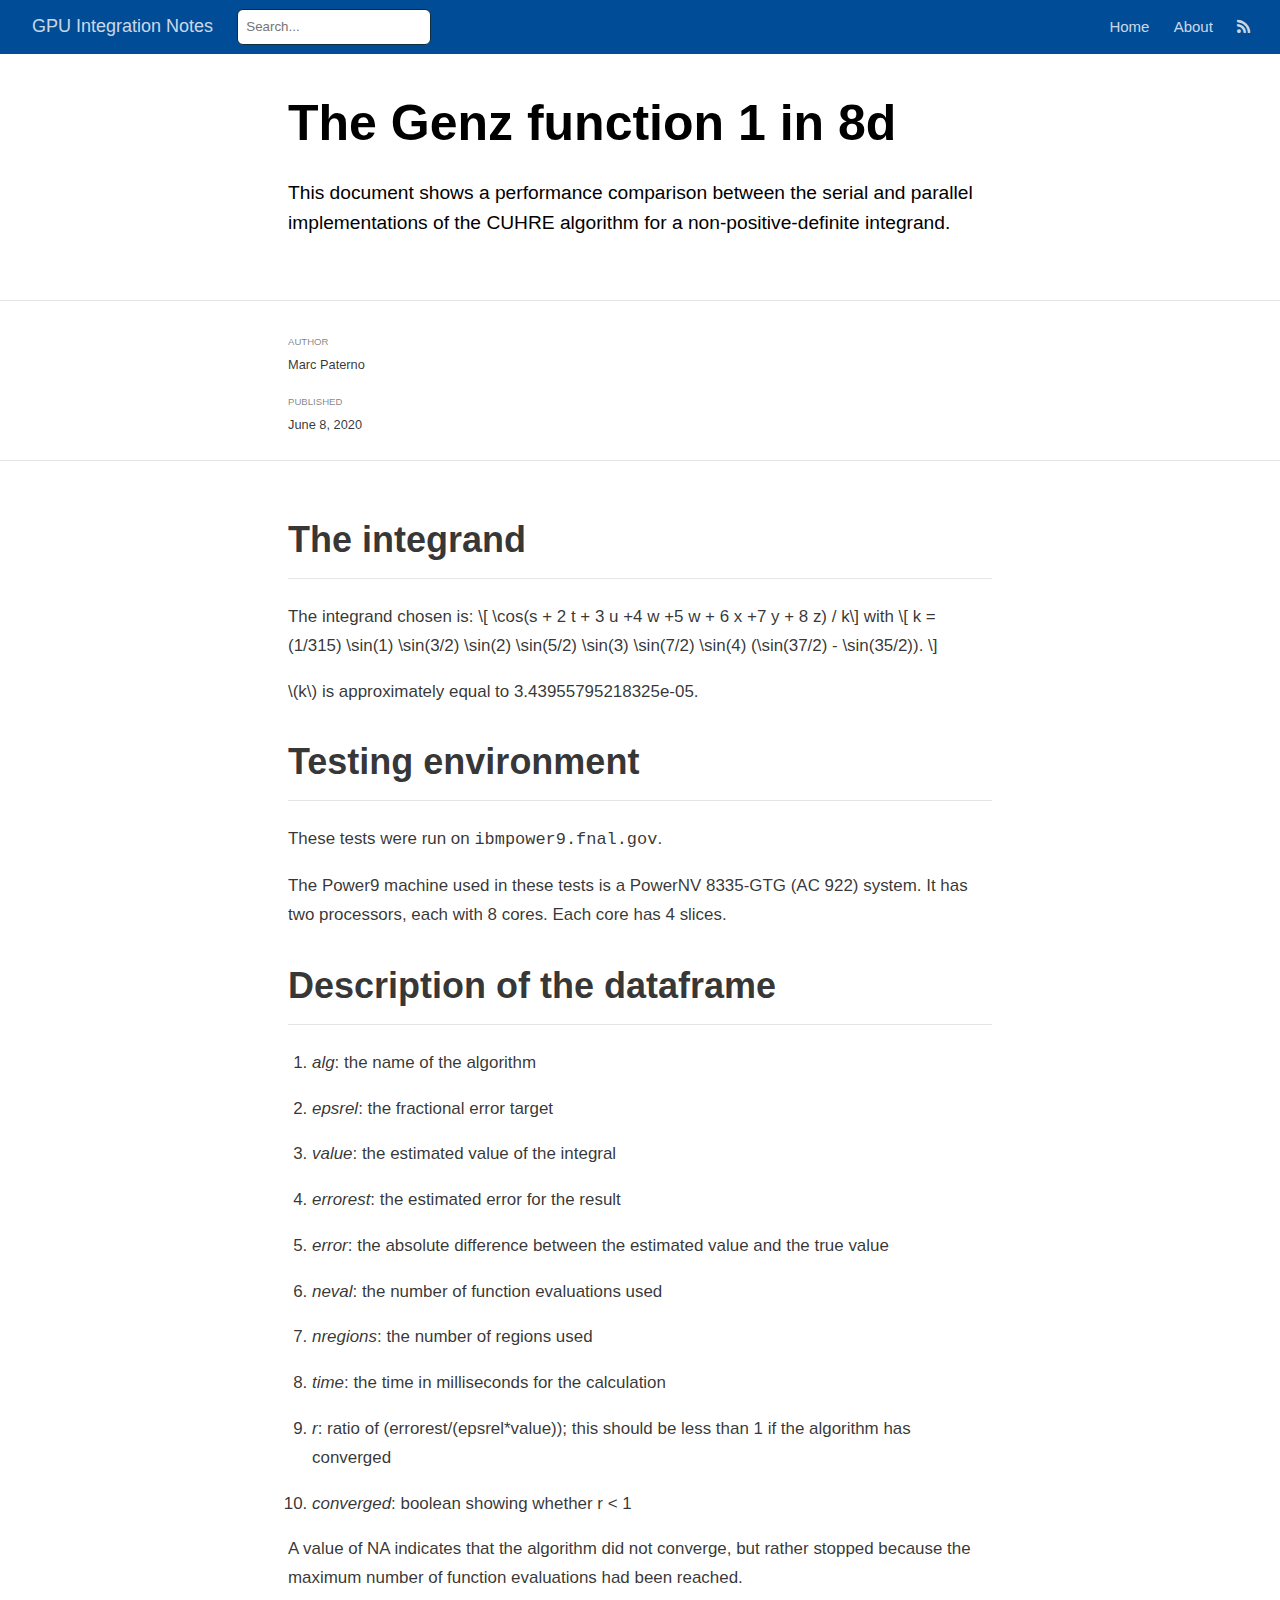
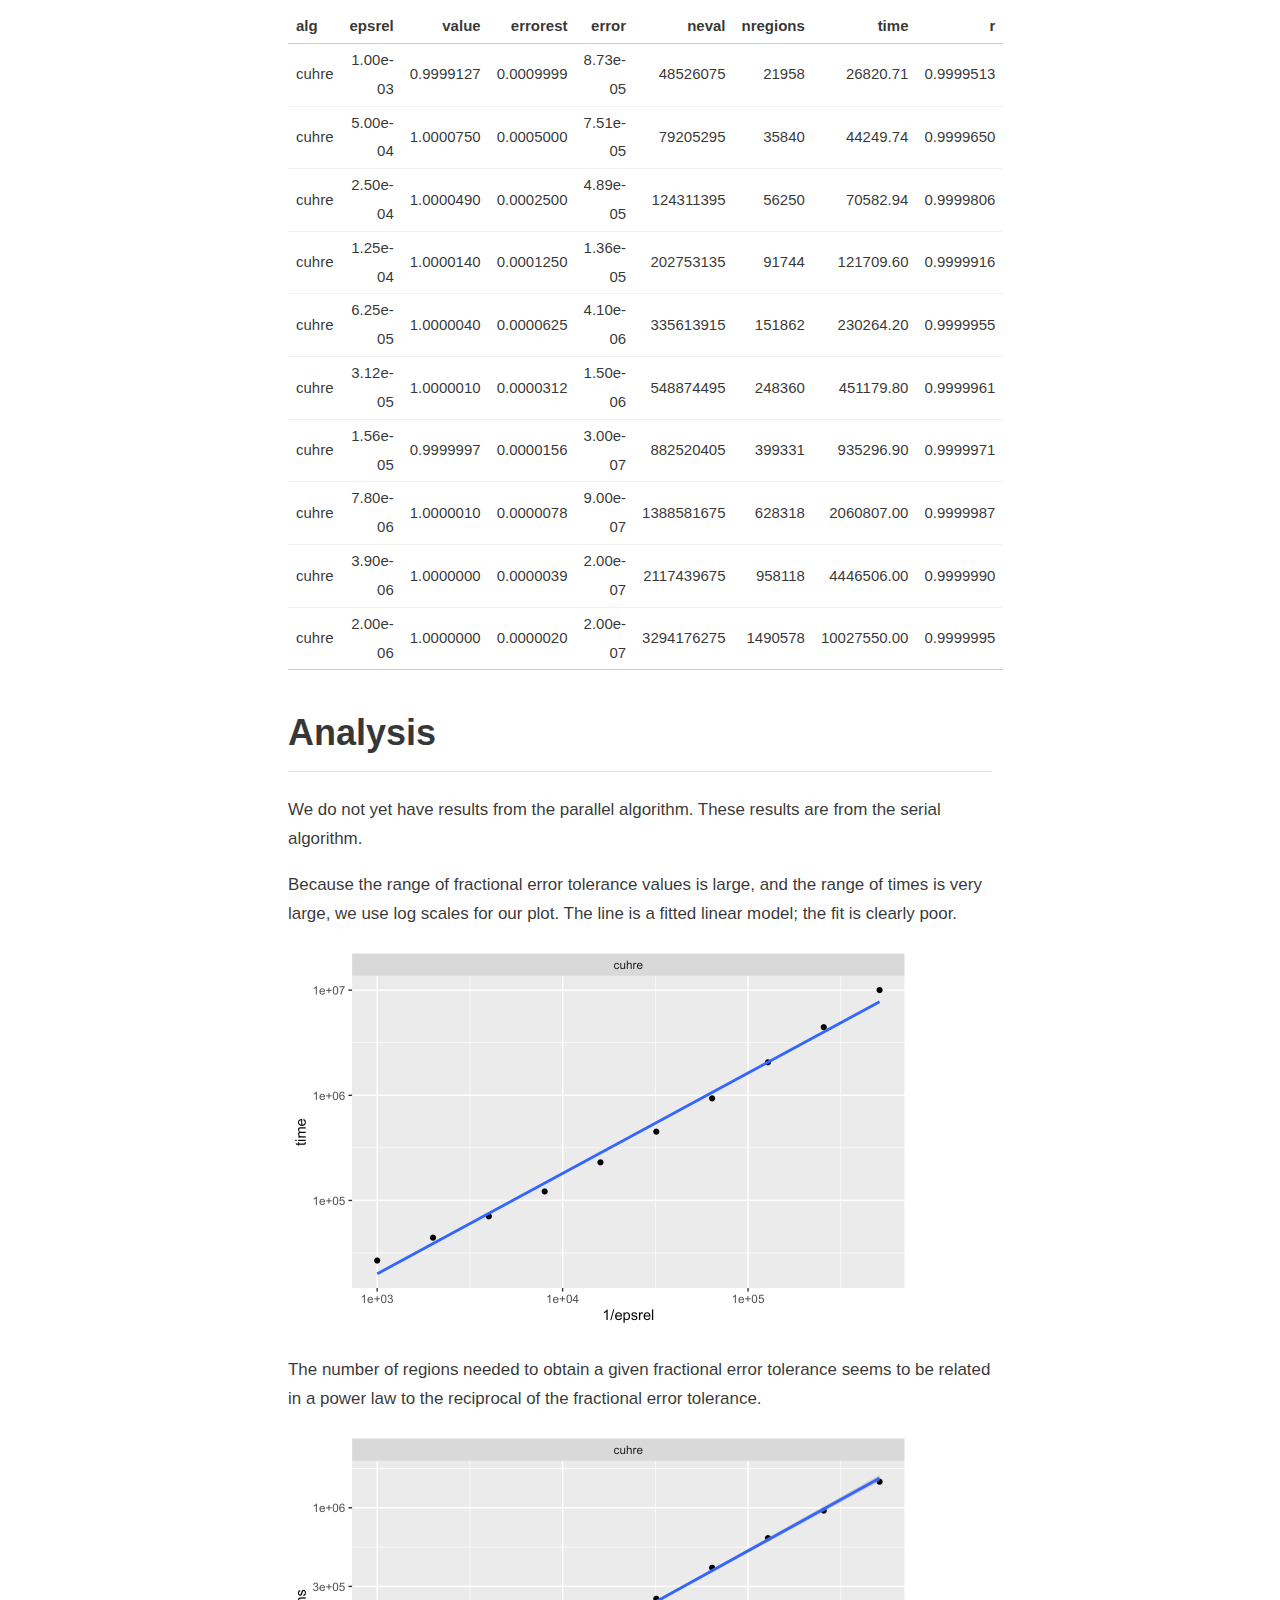
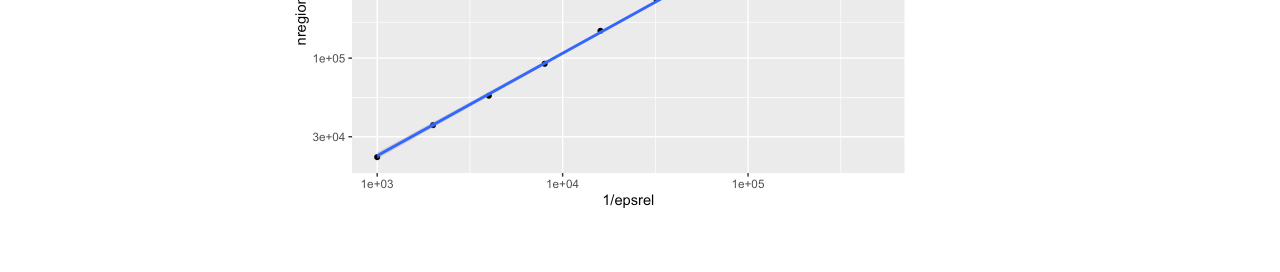
<file: docs/posts/2020-06-08-the-genz-function-1-in-8d/index.html>
<!DOCTYPE html>

<html xmlns="http://www.w3.org/1999/xhtml" lang="" xml:lang="">

<head>
  <meta charset="utf-8"/>
  <meta name="viewport" content="width=device-width, initial-scale=1"/>
  <meta http-equiv="X-UA-Compatible" content="IE=Edge,chrome=1"/>
  <meta name="generator" content="distill" />

  <style type="text/css">
  /* Hide doc at startup (prevent jankiness while JS renders/transforms) */
  body {
    visibility: hidden;
  }
  </style>

 <!--radix_placeholder_import_source-->
 <!--/radix_placeholder_import_source-->

<style type="text/css">code{white-space: pre;}</style>
<style type="text/css" data-origin="pandoc">
pre > code.sourceCode { white-space: pre; position: relative; }
pre > code.sourceCode > span { display: inline-block; line-height: 1.25; }
pre > code.sourceCode > span:empty { height: 1.2em; }
code.sourceCode > span { color: inherit; text-decoration: inherit; }
div.sourceCode { margin: 1em 0; }
pre.sourceCode { margin: 0; }
@media screen {
div.sourceCode { overflow: auto; }
}
@media print {
pre > code.sourceCode { white-space: pre-wrap; }
pre > code.sourceCode > span { text-indent: -5em; padding-left: 5em; }
}
pre.numberSource code
  { counter-reset: source-line 0; }
pre.numberSource code > span
  { position: relative; left: -4em; counter-increment: source-line; }
pre.numberSource code > span > a:first-child::before
  { content: counter(source-line);
    position: relative; left: -1em; text-align: right; vertical-align: baseline;
    border: none; display: inline-block;
    -webkit-touch-callout: none; -webkit-user-select: none;
    -khtml-user-select: none; -moz-user-select: none;
    -ms-user-select: none; user-select: none;
    padding: 0 4px; width: 4em;
    color: #aaaaaa;
  }
pre.numberSource { margin-left: 3em; border-left: 1px solid #aaaaaa;  padding-left: 4px; }
div.sourceCode
  {   }
@media screen {
pre > code.sourceCode > span > a:first-child::before { text-decoration: underline; }
}
code span.al { color: #ad0000; } /* Alert */
code span.an { color: #5e5e5e; } /* Annotation */
code span.at { color: #20794d; } /* Attribute */
code span.bn { color: #ad0000; } /* BaseN */
code span.bu { } /* BuiltIn */
code span.cf { color: #007ba5; } /* ControlFlow */
code span.ch { color: #20794d; } /* Char */
code span.cn { color: #8f5902; } /* Constant */
code span.co { color: #5e5e5e; } /* Comment */
code span.cv { color: #5e5e5e; font-style: italic; } /* CommentVar */
code span.do { color: #5e5e5e; font-style: italic; } /* Documentation */
code span.dt { color: #ad0000; } /* DataType */
code span.dv { color: #ad0000; } /* DecVal */
code span.er { color: #ad0000; } /* Error */
code span.ex { } /* Extension */
code span.fl { color: #ad0000; } /* Float */
code span.fu { color: #4758ab; } /* Function */
code span.im { } /* Import */
code span.in { color: #5e5e5e; } /* Information */
code span.kw { color: #007ba5; } /* Keyword */
code span.op { color: #5e5e5e; } /* Operator */
code span.ot { color: #007ba5; } /* Other */
code span.pp { color: #ad0000; } /* Preprocessor */
code span.sc { color: #20794d; } /* SpecialChar */
code span.ss { color: #20794d; } /* SpecialString */
code span.st { color: #20794d; } /* String */
code span.va { color: #111111; } /* Variable */
code span.vs { color: #20794d; } /* VerbatimString */
code span.wa { color: #5e5e5e; font-style: italic; } /* Warning */
</style>

  <!--radix_placeholder_meta_tags-->
<title>GPU Integration Notes: The Genz function 1 in 8d</title>

<meta property="description" itemprop="description" content="This document shows a performance comparison between the serial&#10;and parallel implementations of the CUHRE algorithm for a&#10;non-positive-definite integrand."/>


<!--  https://schema.org/Article -->
<meta property="article:published" itemprop="datePublished" content="2020-06-08"/>
<meta property="article:created" itemprop="dateCreated" content="2020-06-08"/>
<meta name="article:author" content="Marc Paterno"/>

<!--  https://developers.facebook.com/docs/sharing/webmasters#markup -->
<meta property="og:title" content="GPU Integration Notes: The Genz function 1 in 8d"/>
<meta property="og:type" content="article"/>
<meta property="og:description" content="This document shows a performance comparison between the serial&#10;and parallel implementations of the CUHRE algorithm for a&#10;non-positive-definite integrand."/>
<meta property="og:locale" content="en_US"/>
<meta property="og:site_name" content="GPU Integration Notes"/>

<!--  https://dev.twitter.com/cards/types/summary -->
<meta property="twitter:card" content="summary"/>
<meta property="twitter:title" content="GPU Integration Notes: The Genz function 1 in 8d"/>
<meta property="twitter:description" content="This document shows a performance comparison between the serial&#10;and parallel implementations of the CUHRE algorithm for a&#10;non-positive-definite integrand."/>

<!--/radix_placeholder_meta_tags-->
  <!--radix_placeholder_rmarkdown_metadata-->

<script type="text/json" id="radix-rmarkdown-metadata">
{"type":"list","attributes":{"names":{"type":"character","attributes":{},"value":["title","description","author","date","output"]}},"value":[{"type":"character","attributes":{},"value":["The Genz function 1 in 8d"]},{"type":"character","attributes":{},"value":["This document shows a performance comparison between the serial\nand parallel implementations of the CUHRE algorithm for a\nnon-positive-definite integrand."]},{"type":"list","attributes":{},"value":[{"type":"list","attributes":{"names":{"type":"character","attributes":{},"value":["name","url"]}},"value":[{"type":"character","attributes":{},"value":["Marc Paterno"]},{"type":"character","attributes":{},"value":["https://github.com/marcpaterno"]}]}]},{"type":"character","attributes":{},"value":["06-08-2020"]},{"type":"list","attributes":{"names":{"type":"character","attributes":{},"value":["distill::distill_article"]}},"value":[{"type":"list","attributes":{"names":{"type":"character","attributes":{},"value":["self_contained"]}},"value":[{"type":"logical","attributes":{},"value":[false]}]}]}]}
</script>
<!--/radix_placeholder_rmarkdown_metadata-->
  
  <script type="text/json" id="radix-resource-manifest">
  {"type":"character","attributes":{},"value":["genz_1_8d.out.bz2","the-genz-function-1-in-8d_files/anchor-4.2.2/anchor.min.js","the-genz-function-1-in-8d_files/bowser-1.9.3/bowser.min.js","the-genz-function-1-in-8d_files/distill-2.2.21/template.v2.js","the-genz-function-1-in-8d_files/figure-html5/unnamed-chunk-3-1.png","the-genz-function-1-in-8d_files/figure-html5/unnamed-chunk-4-1.png","the-genz-function-1-in-8d_files/header-attrs-2.5/header-attrs.js","the-genz-function-1-in-8d_files/jquery-1.11.3/jquery.min.js","the-genz-function-1-in-8d_files/webcomponents-2.0.0/webcomponents.js"]}
  </script>
  <!--radix_placeholder_navigation_in_header-->
<meta name="distill:offset" content="../.."/>

<script type="application/javascript">

  window.headroom_prevent_pin = false;

  window.document.addEventListener("DOMContentLoaded", function (event) {

    // initialize headroom for banner
    var header = $('header').get(0);
    var headerHeight = header.offsetHeight;
    var headroom = new Headroom(header, {
      tolerance: 5,
      onPin : function() {
        if (window.headroom_prevent_pin) {
          window.headroom_prevent_pin = false;
          headroom.unpin();
        }
      }
    });
    headroom.init();
    if(window.location.hash)
      headroom.unpin();
    $(header).addClass('headroom--transition');

    // offset scroll location for banner on hash change
    // (see: https://github.com/WickyNilliams/headroom.js/issues/38)
    window.addEventListener("hashchange", function(event) {
      window.scrollTo(0, window.pageYOffset - (headerHeight + 25));
    });

    // responsive menu
    $('.distill-site-header').each(function(i, val) {
      var topnav = $(this);
      var toggle = topnav.find('.nav-toggle');
      toggle.on('click', function() {
        topnav.toggleClass('responsive');
      });
    });

    // nav dropdowns
    $('.nav-dropbtn').click(function(e) {
      $(this).next('.nav-dropdown-content').toggleClass('nav-dropdown-active');
      $(this).parent().siblings('.nav-dropdown')
         .children('.nav-dropdown-content').removeClass('nav-dropdown-active');
    });
    $("body").click(function(e){
      $('.nav-dropdown-content').removeClass('nav-dropdown-active');
    });
    $(".nav-dropdown").click(function(e){
      e.stopPropagation();
    });
  });
</script>

<style type="text/css">

/* Theme (user-documented overrideables for nav appearance) */

.distill-site-nav {
  color: rgba(255, 255, 255, 0.8);
  background-color: #0F2E3D;
  font-size: 15px;
  font-weight: 300;
}

.distill-site-nav a {
  color: inherit;
  text-decoration: none;
}

.distill-site-nav a:hover {
  color: white;
}

@media print {
  .distill-site-nav {
    display: none;
  }
}

.distill-site-header {

}

.distill-site-footer {

}


/* Site Header */

.distill-site-header {
  width: 100%;
  box-sizing: border-box;
  z-index: 3;
}

.distill-site-header .nav-left {
  display: inline-block;
  margin-left: 8px;
}

@media screen and (max-width: 768px) {
  .distill-site-header .nav-left {
    margin-left: 0;
  }
}


.distill-site-header .nav-right {
  float: right;
  margin-right: 8px;
}

.distill-site-header a,
.distill-site-header .title {
  display: inline-block;
  text-align: center;
  padding: 14px 10px 14px 10px;
}

.distill-site-header .title {
  font-size: 18px;
  min-width: 150px;
}

.distill-site-header .logo {
  padding: 0;
}

.distill-site-header .logo img {
  display: none;
  max-height: 20px;
  width: auto;
  margin-bottom: -4px;
}

.distill-site-header .nav-image img {
  max-height: 18px;
  width: auto;
  display: inline-block;
  margin-bottom: -3px;
}



@media screen and (min-width: 1000px) {
  .distill-site-header .logo img {
    display: inline-block;
  }
  .distill-site-header .nav-left {
    margin-left: 20px;
  }
  .distill-site-header .nav-right {
    margin-right: 20px;
  }
  .distill-site-header .title {
    padding-left: 12px;
  }
}


.distill-site-header .nav-toggle {
  display: none;
}

.nav-dropdown {
  display: inline-block;
  position: relative;
}

.nav-dropdown .nav-dropbtn {
  border: none;
  outline: none;
  color: rgba(255, 255, 255, 0.8);
  padding: 16px 10px;
  background-color: transparent;
  font-family: inherit;
  font-size: inherit;
  font-weight: inherit;
  margin: 0;
  margin-top: 1px;
  z-index: 2;
}

.nav-dropdown-content {
  display: none;
  position: absolute;
  background-color: white;
  min-width: 200px;
  border: 1px solid rgba(0,0,0,0.15);
  border-radius: 4px;
  box-shadow: 0px 8px 16px 0px rgba(0,0,0,0.1);
  z-index: 1;
  margin-top: 2px;
  white-space: nowrap;
  padding-top: 4px;
  padding-bottom: 4px;
}

.nav-dropdown-content hr {
  margin-top: 4px;
  margin-bottom: 4px;
  border: none;
  border-bottom: 1px solid rgba(0, 0, 0, 0.1);
}

.nav-dropdown-active {
  display: block;
}

.nav-dropdown-content a, .nav-dropdown-content .nav-dropdown-header {
  color: black;
  padding: 6px 24px;
  text-decoration: none;
  display: block;
  text-align: left;
}

.nav-dropdown-content .nav-dropdown-header {
  display: block;
  padding: 5px 24px;
  padding-bottom: 0;
  text-transform: uppercase;
  font-size: 14px;
  color: #999999;
  white-space: nowrap;
}

.nav-dropdown:hover .nav-dropbtn {
  color: white;
}

.nav-dropdown-content a:hover {
  background-color: #ddd;
  color: black;
}

.nav-right .nav-dropdown-content {
  margin-left: -45%;
  right: 0;
}

@media screen and (max-width: 768px) {
  .distill-site-header a, .distill-site-header .nav-dropdown  {display: none;}
  .distill-site-header a.nav-toggle {
    float: right;
    display: block;
  }
  .distill-site-header .title {
    margin-left: 0;
  }
  .distill-site-header .nav-right {
    margin-right: 0;
  }
  .distill-site-header {
    overflow: hidden;
  }
  .nav-right .nav-dropdown-content {
    margin-left: 0;
  }
}


@media screen and (max-width: 768px) {
  .distill-site-header.responsive {position: relative; min-height: 500px; }
  .distill-site-header.responsive a.nav-toggle {
    position: absolute;
    right: 0;
    top: 0;
  }
  .distill-site-header.responsive a,
  .distill-site-header.responsive .nav-dropdown {
    display: block;
    text-align: left;
  }
  .distill-site-header.responsive .nav-left,
  .distill-site-header.responsive .nav-right {
    width: 100%;
  }
  .distill-site-header.responsive .nav-dropdown {float: none;}
  .distill-site-header.responsive .nav-dropdown-content {position: relative;}
  .distill-site-header.responsive .nav-dropdown .nav-dropbtn {
    display: block;
    width: 100%;
    text-align: left;
  }
}

/* Site Footer */

.distill-site-footer {
  width: 100%;
  overflow: hidden;
  box-sizing: border-box;
  z-index: 3;
  margin-top: 30px;
  padding-top: 30px;
  padding-bottom: 30px;
  text-align: center;
}

/* Headroom */

d-title {
  padding-top: 6rem;
}

@media print {
  d-title {
    padding-top: 4rem;
  }
}

.headroom {
  z-index: 1000;
  position: fixed;
  top: 0;
  left: 0;
  right: 0;
}

.headroom--transition {
  transition: all .4s ease-in-out;
}

.headroom--unpinned {
  top: -100px;
}

.headroom--pinned {
  top: 0;
}

</style>

<link href="../../site_libs/font-awesome-5.1.0/css/all.css" rel="stylesheet"/>
<link href="../../site_libs/font-awesome-5.1.0/css/v4-shims.css" rel="stylesheet"/>
<script src="../../site_libs/headroom-0.9.4/headroom.min.js"></script>
<script src="../../site_libs/autocomplete-0.37.1/autocomplete.min.js"></script>
<script src="../../site_libs/fuse-6.4.1/fuse.min.js"></script>

<script type="application/javascript">

function getMeta(metaName) {
  var metas = document.getElementsByTagName('meta');
  for (let i = 0; i < metas.length; i++) {
    if (metas[i].getAttribute('name') === metaName) {
      return metas[i].getAttribute('content');
    }
  }
  return '';
}

function offsetURL(url) {
  var offset = getMeta('distill:offset');
  return offset ? offset + '/' + url : url;
}

function createFuseIndex() {

  // create fuse index
  var options = {
    keys: [
      { name: 'title', weight: 20 },
      { name: 'categories', weight: 15 },
      { name: 'description', weight: 10 },
      { name: 'contents', weight: 5 },
    ],
    ignoreLocation: true,
    threshold: 0
  };
  var fuse = new window.Fuse([], options);

  // fetch the main search.json
  return fetch(offsetURL('search.json'))
    .then(function(response) {
      if (response.status == 200) {
        return response.json().then(function(json) {
          // index main articles
          json.articles.forEach(function(article) {
            fuse.add(article);
          });
          // download collections and index their articles
          return Promise.all(json.collections.map(function(collection) {
            return fetch(offsetURL(collection)).then(function(response) {
              if (response.status === 200) {
                return response.json().then(function(articles) {
                  articles.forEach(function(article) {
                    fuse.add(article);
                  });
                })
              } else {
                return Promise.reject(
                  new Error('Unexpected status from search index request: ' +
                            response.status)
                );
              }
            });
          })).then(function() {
            return fuse;
          });
        });

      } else {
        return Promise.reject(
          new Error('Unexpected status from search index request: ' +
                      response.status)
        );
      }
    });
}

window.document.addEventListener("DOMContentLoaded", function (event) {

  // get search element (bail if we don't have one)
  var searchEl = window.document.getElementById('distill-search');
  if (!searchEl)
    return;

  createFuseIndex()
    .then(function(fuse) {

      // make search box visible
      searchEl.classList.remove('hidden');

      // initialize autocomplete
      var options = {
        autoselect: true,
        hint: false,
        minLength: 2,
      };
      window.autocomplete(searchEl, options, [{
        source: function(query, callback) {
          const searchOptions = {
            isCaseSensitive: false,
            shouldSort: true,
            minMatchCharLength: 2,
            limit: 10,
          };
          var results = fuse.search(query, searchOptions);
          callback(results
            .map(function(result) { return result.item; })
            .filter(function(item) { return !!item.description; })
          );
        },
        templates: {
          suggestion: function(suggestion) {
            var html = `
              <div class="search-item">
                <h3>${suggestion.title}</h3>
                <div class="search-item-description">
                  ${suggestion.description}
                </div>
                <div class="search-item-preview">
                  <img src="${suggestion.preview ? offsetURL(suggestion.preview) : ''}"</img>
                </div>
              </div>
            `;
            return html;
          }
        }
      }]).on('autocomplete:selected', function(event, suggestion) {
        window.location.href = offsetURL(suggestion.path);
      });
      // remove inline display style on autocompleter (we want to
      // manage responsive display via css)
      $('.algolia-autocomplete').css("display", "");
    })
    .catch(function(error) {
      console.log(error);
    });

});

</script>

<style type="text/css">

/* Algolioa Autocomplete */

.algolia-autocomplete {
  display: inline-block;
  margin-left: 10px;
  vertical-align: sub;
  background-color: white;
  color: black;
  padding: 6px;
  padding-top: 8px;
  padding-bottom: 0;
  border-radius: 6px;
  border: 1px #0F2E3D solid;
  width: 180px;
}


@media screen and (max-width: 768px) {
  .distill-site-nav .algolia-autocomplete {
    display: none;
    visibility: hidden;
  }
  .distill-site-nav.responsive .algolia-autocomplete {
    display: inline-block;
    visibility: visible;
  }
  .distill-site-nav.responsive .algolia-autocomplete .aa-dropdown-menu {
    margin-left: 0;
    width: 400px;
    max-height: 400px;
  }
}

.algolia-autocomplete .aa-input, .algolia-autocomplete .aa-hint {
  width: 90%;
  outline: none;
  border: none;
}

.algolia-autocomplete .aa-hint {
  color: #999;
}
.algolia-autocomplete .aa-dropdown-menu {
  width: 550px;
  max-height: 70vh;
  overflow-x: visible;
  overflow-y: scroll;
  padding: 5px;
  margin-top: 3px;
  margin-left: -150px;
  background-color: #fff;
  border-radius: 5px;
  border: 1px solid #999;
  border-top: none;
}

.algolia-autocomplete .aa-dropdown-menu .aa-suggestion {
  cursor: pointer;
  padding: 5px 4px;
  border-bottom: 1px solid #eee;
}

.algolia-autocomplete .aa-dropdown-menu .aa-suggestion:last-of-type {
  border-bottom: none;
  margin-bottom: 2px;
}

.algolia-autocomplete .aa-dropdown-menu .aa-suggestion .search-item {
  overflow: hidden;
  font-size: 0.8em;
  line-height: 1.4em;
}

.algolia-autocomplete .aa-dropdown-menu .aa-suggestion .search-item h3 {
  margin-block-start: 0;
  margin-block-end: 5px;
}

.algolia-autocomplete .aa-dropdown-menu .aa-suggestion .search-item-description {
  display: inline-block;
  overflow: hidden;
  height: 2.8em;
  width: 80%;
  margin-right: 4%;
}

.algolia-autocomplete .aa-dropdown-menu .aa-suggestion .search-item-preview {
  display: inline-block;
  width: 15%;
}

.algolia-autocomplete .aa-dropdown-menu .aa-suggestion .search-item-preview img {
  height: 3em;
  width: auto;
  display: none;
}

.algolia-autocomplete .aa-dropdown-menu .aa-suggestion .search-item-preview img[src] {
  display: initial;
}

.algolia-autocomplete .aa-dropdown-menu .aa-suggestion.aa-cursor {
  background-color: #eee;
}
.algolia-autocomplete .aa-dropdown-menu .aa-suggestion em {
  font-weight: bold;
  font-style: normal;
}

</style>


<!--/radix_placeholder_navigation_in_header-->
  <!--radix_placeholder_distill-->

<style type="text/css">

body {
  background-color: white;
}

.pandoc-table {
  width: 100%;
}

.pandoc-table>caption {
  margin-bottom: 10px;
}

.pandoc-table th:not([align]) {
  text-align: left;
}

.pagedtable-footer {
  font-size: 15px;
}

d-byline .byline {
  grid-template-columns: 2fr 2fr;
}

d-byline .byline h3 {
  margin-block-start: 1.5em;
}

d-byline .byline .authors-affiliations h3 {
  margin-block-start: 0.5em;
}

.authors-affiliations .orcid-id {
  width: 16px;
  height:16px;
  margin-left: 4px;
  margin-right: 4px;
  vertical-align: middle;
  padding-bottom: 2px;
}

d-title .dt-tags {
  margin-top: 1em;
  grid-column: text;
}

.dt-tags .dt-tag {
  text-decoration: none;
  display: inline-block;
  color: rgba(0,0,0,0.6);
  padding: 0em 0.4em;
  margin-right: 0.5em;
  margin-bottom: 0.4em;
  font-size: 70%;
  border: 1px solid rgba(0,0,0,0.2);
  border-radius: 3px;
  text-transform: uppercase;
  font-weight: 500;
}

d-article table.gt_table td,
d-article table.gt_table th {
  border-bottom: none;
}

.html-widget {
  margin-bottom: 2.0em;
}

.l-screen-inset {
  padding-right: 16px;
}

.l-screen .caption {
  margin-left: 10px;
}

.shaded {
  background: rgb(247, 247, 247);
  padding-top: 20px;
  padding-bottom: 20px;
  border-top: 1px solid rgba(0, 0, 0, 0.1);
  border-bottom: 1px solid rgba(0, 0, 0, 0.1);
}

.shaded .html-widget {
  margin-bottom: 0;
  border: 1px solid rgba(0, 0, 0, 0.1);
}

.shaded .shaded-content {
  background: white;
}

.text-output {
  margin-top: 0;
  line-height: 1.5em;
}

.hidden {
  display: none !important;
}

d-article {
  padding-top: 2.5rem;
  padding-bottom: 30px;
}

d-appendix {
  padding-top: 30px;
}

d-article>p>img {
  width: 100%;
}

d-article h2 {
  margin: 1rem 0 1.5rem 0;
}

d-article h3 {
  margin-top: 1.5rem;
}

d-article iframe {
  border: 1px solid rgba(0, 0, 0, 0.1);
  margin-bottom: 2.0em;
  width: 100%;
}

/* Tweak code blocks */

d-article div.sourceCode code,
d-article pre code {
  font-family: Consolas, Monaco, 'Andale Mono', 'Ubuntu Mono', monospace;
}

d-article pre,
d-article div.sourceCode,
d-article div.sourceCode pre {
  overflow: auto;
}

d-article div.sourceCode {
  background-color: white;
}

d-article div.sourceCode pre {
  padding-left: 10px;
  font-size: 12px;
  border-left: 2px solid rgba(0,0,0,0.1);
}

d-article pre {
  font-size: 12px;
  color: black;
  background: none;
  margin-top: 0;
  text-align: left;
  white-space: pre;
  word-spacing: normal;
  word-break: normal;
  word-wrap: normal;
  line-height: 1.5;

  -moz-tab-size: 4;
  -o-tab-size: 4;
  tab-size: 4;

  -webkit-hyphens: none;
  -moz-hyphens: none;
  -ms-hyphens: none;
  hyphens: none;
}

d-article pre a {
  border-bottom: none;
}

d-article pre a:hover {
  border-bottom: none;
  text-decoration: underline;
}

@media(min-width: 768px) {

d-article pre,
d-article div.sourceCode,
d-article div.sourceCode pre {
  overflow: visible !important;
}

d-article div.sourceCode pre {
  padding-left: 18px;
  font-size: 14px;
}

d-article pre {
  font-size: 14px;
}

}

figure img.external {
  background: white;
  border: 1px solid rgba(0, 0, 0, 0.1);
  box-shadow: 0 1px 8px rgba(0, 0, 0, 0.1);
  padding: 18px;
  box-sizing: border-box;
}

/* CSS for d-contents */

.d-contents {
  grid-column: text;
  color: rgba(0,0,0,0.8);
  font-size: 0.9em;
  padding-bottom: 1em;
  margin-bottom: 1em;
  padding-bottom: 0.5em;
  margin-bottom: 1em;
  padding-left: 0.25em;
  justify-self: start;
}

@media(min-width: 1000px) {
  .d-contents.d-contents-float {
    height: 0;
    grid-column-start: 1;
    grid-column-end: 4;
    justify-self: center;
    padding-right: 3em;
    padding-left: 2em;
  }
}

.d-contents nav h3 {
  font-size: 18px;
  margin-top: 0;
  margin-bottom: 1em;
}

.d-contents li {
  list-style-type: none
}

.d-contents nav > ul {
  padding-left: 0;
}

.d-contents ul {
  padding-left: 1em
}

.d-contents nav ul li {
  margin-top: 0.6em;
  margin-bottom: 0.2em;
}

.d-contents nav a {
  font-size: 13px;
  border-bottom: none;
  text-decoration: none
  color: rgba(0, 0, 0, 0.8);
}

.d-contents nav a:hover {
  text-decoration: underline solid rgba(0, 0, 0, 0.6)
}

.d-contents nav > ul > li > a {
  font-weight: 600;
}

.d-contents nav > ul > li > ul {
  font-weight: inherit;
}

.d-contents nav > ul > li > ul > li {
  margin-top: 0.2em;
}


.d-contents nav ul {
  margin-top: 0;
  margin-bottom: 0.25em;
}

.d-article-with-toc h2:nth-child(2) {
  margin-top: 0;
}


/* Figure */

.figure {
  position: relative;
  margin-bottom: 2.5em;
  margin-top: 1.5em;
}

.figure img {
  width: 100%;
}

.figure .caption {
  color: rgba(0, 0, 0, 0.6);
  font-size: 12px;
  line-height: 1.5em;
}

.figure img.external {
  background: white;
  border: 1px solid rgba(0, 0, 0, 0.1);
  box-shadow: 0 1px 8px rgba(0, 0, 0, 0.1);
  padding: 18px;
  box-sizing: border-box;
}

.figure .caption a {
  color: rgba(0, 0, 0, 0.6);
}

.figure .caption b,
.figure .caption strong, {
  font-weight: 600;
  color: rgba(0, 0, 0, 1.0);
}

/* Citations */

d-article .citation {
  color: inherit;
  cursor: inherit;
}

div.hanging-indent{
  margin-left: 1em; text-indent: -1em;
}


/* Tweak 1000px media break to show more text */

@media(min-width: 1000px) {
  .base-grid,
  distill-header,
  d-title,
  d-abstract,
  d-article,
  d-appendix,
  distill-appendix,
  d-byline,
  d-footnote-list,
  d-citation-list,
  distill-footer {
    grid-template-columns: [screen-start] 1fr [page-start kicker-start] 80px [middle-start] 50px [text-start kicker-end] 65px 65px 65px 65px 65px 65px 65px 65px [text-end gutter-start] 65px [middle-end] 65px [page-end gutter-end] 1fr [screen-end];
    grid-column-gap: 16px;
  }

  .grid {
    grid-column-gap: 16px;
  }

  d-article {
    font-size: 1.06rem;
    line-height: 1.7em;
  }
  figure .caption, .figure .caption, figure figcaption {
    font-size: 13px;
  }
}

@media(min-width: 1180px) {
  .base-grid,
  distill-header,
  d-title,
  d-abstract,
  d-article,
  d-appendix,
  distill-appendix,
  d-byline,
  d-footnote-list,
  d-citation-list,
  distill-footer {
    grid-template-columns: [screen-start] 1fr [page-start kicker-start] 60px [middle-start] 60px [text-start kicker-end] 60px 60px 60px 60px 60px 60px 60px 60px [text-end gutter-start] 60px [middle-end] 60px [page-end gutter-end] 1fr [screen-end];
    grid-column-gap: 32px;
  }

  .grid {
    grid-column-gap: 32px;
  }
}


/* Get the citation styles for the appendix (not auto-injected on render since
   we do our own rendering of the citation appendix) */

d-appendix .citation-appendix,
.d-appendix .citation-appendix {
  font-size: 11px;
  line-height: 15px;
  border-left: 1px solid rgba(0, 0, 0, 0.1);
  padding-left: 18px;
  border: 1px solid rgba(0,0,0,0.1);
  background: rgba(0, 0, 0, 0.02);
  padding: 10px 18px;
  border-radius: 3px;
  color: rgba(150, 150, 150, 1);
  overflow: hidden;
  margin-top: -12px;
  white-space: pre-wrap;
  word-wrap: break-word;
}

/* Include appendix styles here so they can be overridden */

d-appendix {
  contain: layout style;
  font-size: 0.8em;
  line-height: 1.7em;
  margin-top: 60px;
  margin-bottom: 0;
  border-top: 1px solid rgba(0, 0, 0, 0.1);
  color: rgba(0,0,0,0.5);
  padding-top: 60px;
  padding-bottom: 48px;
}

d-appendix h3 {
  grid-column: page-start / text-start;
  font-size: 15px;
  font-weight: 500;
  margin-top: 1em;
  margin-bottom: 0;
  color: rgba(0,0,0,0.65);
}

d-appendix h3 + * {
  margin-top: 1em;
}

d-appendix ol {
  padding: 0 0 0 15px;
}

@media (min-width: 768px) {
  d-appendix ol {
    padding: 0 0 0 30px;
    margin-left: -30px;
  }
}

d-appendix li {
  margin-bottom: 1em;
}

d-appendix a {
  color: rgba(0, 0, 0, 0.6);
}

d-appendix > * {
  grid-column: text;
}

d-appendix > d-footnote-list,
d-appendix > d-citation-list,
d-appendix > distill-appendix {
  grid-column: screen;
}

/* Include footnote styles here so they can be overridden */

d-footnote-list {
  contain: layout style;
}

d-footnote-list > * {
  grid-column: text;
}

d-footnote-list a.footnote-backlink {
  color: rgba(0,0,0,0.3);
  padding-left: 0.5em;
}



/* Anchor.js */

.anchorjs-link {
  /*transition: all .25s linear; */
  text-decoration: none;
  border-bottom: none;
}
*:hover > .anchorjs-link {
  margin-left: -1.125em !important;
  text-decoration: none;
  border-bottom: none;
}

/* Social footer */

.social_footer {
  margin-top: 30px;
  margin-bottom: 0;
  color: rgba(0,0,0,0.67);
}

.disqus-comments {
  margin-right: 30px;
}

.disqus-comment-count {
  border-bottom: 1px solid rgba(0, 0, 0, 0.4);
  cursor: pointer;
}

#disqus_thread {
  margin-top: 30px;
}

.article-sharing a {
  border-bottom: none;
  margin-right: 8px;
}

.article-sharing a:hover {
  border-bottom: none;
}

.sidebar-section.subscribe {
  font-size: 12px;
  line-height: 1.6em;
}

.subscribe p {
  margin-bottom: 0.5em;
}


.article-footer .subscribe {
  font-size: 15px;
  margin-top: 45px;
}


.sidebar-section.custom {
  font-size: 12px;
  line-height: 1.6em;
}

.custom p {
  margin-bottom: 0.5em;
}

/* Styles for listing layout (hide title) */
.layout-listing d-title, .layout-listing .d-title {
  display: none;
}

/* Styles for posts lists (not auto-injected) */


.posts-with-sidebar {
  padding-left: 45px;
  padding-right: 45px;
}

.posts-list .description h2,
.posts-list .description p {
  font-family: -apple-system, BlinkMacSystemFont, "Segoe UI", Roboto, Oxygen, Ubuntu, Cantarell, "Fira Sans", "Droid Sans", "Helvetica Neue", Arial, sans-serif;
}

.posts-list .description h2 {
  font-weight: 700;
  border-bottom: none;
  padding-bottom: 0;
}

.posts-list h2.post-tag {
  border-bottom: 1px solid rgba(0, 0, 0, 0.2);
  padding-bottom: 12px;
}
.posts-list {
  margin-top: 60px;
  margin-bottom: 24px;
}

.posts-list .post-preview {
  text-decoration: none;
  overflow: hidden;
  display: block;
  border-bottom: 1px solid rgba(0, 0, 0, 0.1);
  padding: 24px 0;
}

.post-preview-last {
  border-bottom: none !important;
}

.posts-list .posts-list-caption {
  grid-column: screen;
  font-weight: 400;
}

.posts-list .post-preview h2 {
  margin: 0 0 6px 0;
  line-height: 1.2em;
  font-style: normal;
  font-size: 24px;
}

.posts-list .post-preview p {
  margin: 0 0 12px 0;
  line-height: 1.4em;
  font-size: 16px;
}

.posts-list .post-preview .thumbnail {
  box-sizing: border-box;
  margin-bottom: 24px;
  position: relative;
  max-width: 500px;
}
.posts-list .post-preview img {
  width: 100%;
  display: block;
}

.posts-list .metadata {
  font-size: 12px;
  line-height: 1.4em;
  margin-bottom: 18px;
}

.posts-list .metadata > * {
  display: inline-block;
}

.posts-list .metadata .publishedDate {
  margin-right: 2em;
}

.posts-list .metadata .dt-authors {
  display: block;
  margin-top: 0.3em;
  margin-right: 2em;
}

.posts-list .dt-tags {
  display: block;
  line-height: 1em;
}

.posts-list .dt-tags .dt-tag {
  display: inline-block;
  color: rgba(0,0,0,0.6);
  padding: 0.3em 0.4em;
  margin-right: 0.2em;
  margin-bottom: 0.4em;
  font-size: 60%;
  border: 1px solid rgba(0,0,0,0.2);
  border-radius: 3px;
  text-transform: uppercase;
  font-weight: 500;
}

.posts-list img {
  opacity: 1;
}

.posts-list img[data-src] {
  opacity: 0;
}

.posts-more {
  clear: both;
}


.posts-sidebar {
  font-size: 16px;
}

.posts-sidebar h3 {
  font-size: 16px;
  margin-top: 0;
  margin-bottom: 0.5em;
  font-weight: 400;
  text-transform: uppercase;
}

.sidebar-section {
  margin-bottom: 30px;
}

.categories ul {
  list-style-type: none;
  margin: 0;
  padding: 0;
}

.categories li {
  color: rgba(0, 0, 0, 0.8);
  margin-bottom: 0;
}

.categories li>a {
  border-bottom: none;
}

.categories li>a:hover {
  border-bottom: 1px solid rgba(0, 0, 0, 0.4);
}

.categories .active {
  font-weight: 600;
}

.categories .category-count {
  color: rgba(0, 0, 0, 0.4);
}


@media(min-width: 768px) {
  .posts-list .post-preview h2 {
    font-size: 26px;
  }
  .posts-list .post-preview .thumbnail {
    float: right;
    width: 30%;
    margin-bottom: 0;
  }
  .posts-list .post-preview .description {
    float: left;
    width: 45%;
  }
  .posts-list .post-preview .metadata {
    float: left;
    width: 20%;
    margin-top: 8px;
  }
  .posts-list .post-preview p {
    margin: 0 0 12px 0;
    line-height: 1.5em;
    font-size: 16px;
  }
  .posts-with-sidebar .posts-list {
    float: left;
    width: 75%;
  }
  .posts-with-sidebar .posts-sidebar {
    float: right;
    width: 20%;
    margin-top: 60px;
    padding-top: 24px;
    padding-bottom: 24px;
  }
}


/* Improve display for browsers without grid (IE/Edge <= 15) */

.downlevel {
  line-height: 1.6em;
  font-family: -apple-system, BlinkMacSystemFont, "Segoe UI", Roboto, Oxygen, Ubuntu, Cantarell, "Fira Sans", "Droid Sans", "Helvetica Neue", Arial, sans-serif;
  margin: 0;
}

.downlevel .d-title {
  padding-top: 6rem;
  padding-bottom: 1.5rem;
}

.downlevel .d-title h1 {
  font-size: 50px;
  font-weight: 700;
  line-height: 1.1em;
  margin: 0 0 0.5rem;
}

.downlevel .d-title p {
  font-weight: 300;
  font-size: 1.2rem;
  line-height: 1.55em;
  margin-top: 0;
}

.downlevel .d-byline {
  padding-top: 0.8em;
  padding-bottom: 0.8em;
  font-size: 0.8rem;
  line-height: 1.8em;
}

.downlevel .section-separator {
  border: none;
  border-top: 1px solid rgba(0, 0, 0, 0.1);
}

.downlevel .d-article {
  font-size: 1.06rem;
  line-height: 1.7em;
  padding-top: 1rem;
  padding-bottom: 2rem;
}


.downlevel .d-appendix {
  padding-left: 0;
  padding-right: 0;
  max-width: none;
  font-size: 0.8em;
  line-height: 1.7em;
  margin-bottom: 0;
  color: rgba(0,0,0,0.5);
  padding-top: 40px;
  padding-bottom: 48px;
}

.downlevel .footnotes ol {
  padding-left: 13px;
}

.downlevel .base-grid,
.downlevel .distill-header,
.downlevel .d-title,
.downlevel .d-abstract,
.downlevel .d-article,
.downlevel .d-appendix,
.downlevel .distill-appendix,
.downlevel .d-byline,
.downlevel .d-footnote-list,
.downlevel .d-citation-list,
.downlevel .distill-footer,
.downlevel .appendix-bottom,
.downlevel .posts-container {
  padding-left: 40px;
  padding-right: 40px;
}

@media(min-width: 768px) {
  .downlevel .base-grid,
  .downlevel .distill-header,
  .downlevel .d-title,
  .downlevel .d-abstract,
  .downlevel .d-article,
  .downlevel .d-appendix,
  .downlevel .distill-appendix,
  .downlevel .d-byline,
  .downlevel .d-footnote-list,
  .downlevel .d-citation-list,
  .downlevel .distill-footer,
  .downlevel .appendix-bottom,
  .downlevel .posts-container {
  padding-left: 150px;
  padding-right: 150px;
  max-width: 900px;
}
}

.downlevel pre code {
  display: block;
  border-left: 2px solid rgba(0, 0, 0, .1);
  padding: 0 0 0 20px;
  font-size: 14px;
}

.downlevel code, .downlevel pre {
  color: black;
  background: none;
  font-family: Consolas, Monaco, 'Andale Mono', 'Ubuntu Mono', monospace;
  text-align: left;
  white-space: pre;
  word-spacing: normal;
  word-break: normal;
  word-wrap: normal;
  line-height: 1.5;

  -moz-tab-size: 4;
  -o-tab-size: 4;
  tab-size: 4;

  -webkit-hyphens: none;
  -moz-hyphens: none;
  -ms-hyphens: none;
  hyphens: none;
}

.downlevel .posts-list .post-preview {
  color: inherit;
}



</style>

<script type="application/javascript">

function is_downlevel_browser() {
  if (bowser.isUnsupportedBrowser({ msie: "12", msedge: "16"},
                                 window.navigator.userAgent)) {
    return true;
  } else {
    return window.load_distill_framework === undefined;
  }
}

// show body when load is complete
function on_load_complete() {

  // add anchors
  if (window.anchors) {
    window.anchors.options.placement = 'left';
    window.anchors.add('d-article > h2, d-article > h3, d-article > h4, d-article > h5');
  }


  // set body to visible
  document.body.style.visibility = 'visible';

  // force redraw for leaflet widgets
  if (window.HTMLWidgets) {
    var maps = window.HTMLWidgets.findAll(".leaflet");
    $.each(maps, function(i, el) {
      var map = this.getMap();
      map.invalidateSize();
      map.eachLayer(function(layer) {
        if (layer instanceof L.TileLayer)
          layer.redraw();
      });
    });
  }

  // trigger 'shown' so htmlwidgets resize
  $('d-article').trigger('shown');
}

function init_distill() {

  init_common();

  // create front matter
  var front_matter = $('<d-front-matter></d-front-matter>');
  $('#distill-front-matter').wrap(front_matter);

  // create d-title
  $('.d-title').changeElementType('d-title');

  // create d-byline
  var byline = $('<d-byline></d-byline>');
  $('.d-byline').replaceWith(byline);

  // create d-article
  var article = $('<d-article></d-article>');
  $('.d-article').wrap(article).children().unwrap();

  // move posts container into article
  $('.posts-container').appendTo($('d-article'));

  // create d-appendix
  $('.d-appendix').changeElementType('d-appendix');

  // flag indicating that we have appendix items
  var appendix = $('.appendix-bottom').children('h3').length > 0;

  // replace footnotes with <d-footnote>
  $('.footnote-ref').each(function(i, val) {
    appendix = true;
    var href = $(this).attr('href');
    var id = href.replace('#', '');
    var fn = $('#' + id);
    var fn_p = $('#' + id + '>p');
    fn_p.find('.footnote-back').remove();
    var text = fn_p.html();
    var dtfn = $('<d-footnote></d-footnote>');
    dtfn.html(text);
    $(this).replaceWith(dtfn);
  });
  // remove footnotes
  $('.footnotes').remove();

  // move refs into #references-listing
  $('#references-listing').replaceWith($('#refs'));

  $('h1.appendix, h2.appendix').each(function(i, val) {
    $(this).changeElementType('h3');
  });
  $('h3.appendix').each(function(i, val) {
    var id = $(this).attr('id');
    $('.d-contents a[href="#' + id + '"]').parent().remove();
    appendix = true;
    $(this).nextUntil($('h1, h2, h3')).addBack().appendTo($('d-appendix'));
  });

  // show d-appendix if we have appendix content
  $("d-appendix").css('display', appendix ? 'grid' : 'none');

  // localize layout chunks to just output
  $('.layout-chunk').each(function(i, val) {

    // capture layout
    var layout = $(this).attr('data-layout');

    // apply layout to markdown level block elements
    var elements = $(this).children().not('div.sourceCode, pre, script');
    elements.each(function(i, el) {
      var layout_div = $('<div class="' + layout + '"></div>');
      if (layout_div.hasClass('shaded')) {
        var shaded_content = $('<div class="shaded-content"></div>');
        $(this).wrap(shaded_content);
        $(this).parent().wrap(layout_div);
      } else {
        $(this).wrap(layout_div);
      }
    });


    // unwrap the layout-chunk div
    $(this).children().unwrap();
  });

  // remove code block used to force  highlighting css
  $('.distill-force-highlighting-css').parent().remove();

  // remove empty line numbers inserted by pandoc when using a
  // custom syntax highlighting theme
  $('code.sourceCode a:empty').remove();

  // load distill framework
  load_distill_framework();

  // wait for window.distillRunlevel == 4 to do post processing
  function distill_post_process() {

    if (!window.distillRunlevel || window.distillRunlevel < 4)
      return;

    // hide author/affiliations entirely if we have no authors
    var front_matter = JSON.parse($("#distill-front-matter").html());
    var have_authors = front_matter.authors && front_matter.authors.length > 0;
    if (!have_authors)
      $('d-byline').addClass('hidden');

    // article with toc class
    $('.d-contents').parent().addClass('d-article-with-toc');

    // strip links that point to #
    $('.authors-affiliations').find('a[href="#"]').removeAttr('href');

    // add orcid ids
    $('.authors-affiliations').find('.author').each(function(i, el) {
      var orcid_id = front_matter.authors[i].orcidID;
      if (orcid_id) {
        var a = $('<a></a>');
        a.attr('href', 'https://orcid.org/' + orcid_id);
        var img = $('<img></img>');
        img.addClass('orcid-id');
        img.attr('alt', 'ORCID ID');
        img.attr('src','[data-uri]');
        a.append(img);
        $(this).append(a);
      }
    });

    // hide elements of author/affiliations grid that have no value
    function hide_byline_column(caption) {
      $('d-byline').find('h3:contains("' + caption + '")').parent().css('visibility', 'hidden');
    }

    // affiliations
    var have_affiliations = false;
    for (var i = 0; i<front_matter.authors.length; ++i) {
      var author = front_matter.authors[i];
      if (author.affiliation !== "&nbsp;") {
        have_affiliations = true;
        break;
      }
    }
    if (!have_affiliations)
      $('d-byline').find('h3:contains("Affiliations")').css('visibility', 'hidden');

    // published date
    if (!front_matter.publishedDate)
      hide_byline_column("Published");

    // document object identifier
    var doi = $('d-byline').find('h3:contains("DOI")');
    var doi_p = doi.next().empty();
    if (!front_matter.doi) {
      // if we have a citation and valid citationText then link to that
      if ($('#citation').length > 0 && front_matter.citationText) {
        doi.html('Citation');
        $('<a href="#citation"></a>')
          .text(front_matter.citationText)
          .appendTo(doi_p);
      } else {
        hide_byline_column("DOI");
      }
    } else {
      $('<a></a>')
         .attr('href', "https://doi.org/" + front_matter.doi)
         .html(front_matter.doi)
         .appendTo(doi_p);
    }

     // change plural form of authors/affiliations
    if (front_matter.authors.length === 1) {
      var grid = $('.authors-affiliations');
      grid.children('h3:contains("Authors")').text('Author');
      grid.children('h3:contains("Affiliations")').text('Affiliation');
    }

    // remove d-appendix and d-footnote-list local styles
    $('d-appendix > style:first-child').remove();
    $('d-footnote-list > style:first-child').remove();

    // move appendix-bottom entries to the bottom
    $('.appendix-bottom').appendTo('d-appendix').children().unwrap();
    $('.appendix-bottom').remove();

    // clear polling timer
    clearInterval(tid);

    // show body now that everything is ready
    on_load_complete();
  }

  var tid = setInterval(distill_post_process, 50);
  distill_post_process();

}

function init_downlevel() {

  init_common();

   // insert hr after d-title
  $('.d-title').after($('<hr class="section-separator"/>'));

  // check if we have authors
  var front_matter = JSON.parse($("#distill-front-matter").html());
  var have_authors = front_matter.authors && front_matter.authors.length > 0;

  // manage byline/border
  if (!have_authors)
    $('.d-byline').remove();
  $('.d-byline').after($('<hr class="section-separator"/>'));
  $('.d-byline a').remove();

  // remove toc
  $('.d-contents').remove();

  // move appendix elements
  $('h1.appendix, h2.appendix').each(function(i, val) {
    $(this).changeElementType('h3');
  });
  $('h3.appendix').each(function(i, val) {
    $(this).nextUntil($('h1, h2, h3')).addBack().appendTo($('.d-appendix'));
  });


  // inject headers into references and footnotes
  var refs_header = $('<h3></h3>');
  refs_header.text('References');
  $('#refs').prepend(refs_header);

  var footnotes_header = $('<h3></h3');
  footnotes_header.text('Footnotes');
  $('.footnotes').children('hr').first().replaceWith(footnotes_header);

  // move appendix-bottom entries to the bottom
  $('.appendix-bottom').appendTo('.d-appendix').children().unwrap();
  $('.appendix-bottom').remove();

  // remove appendix if it's empty
  if ($('.d-appendix').children().length === 0)
    $('.d-appendix').remove();

  // prepend separator above appendix
  $('.d-appendix').before($('<hr class="section-separator" style="clear: both"/>'));

  // trim code
  $('pre>code').each(function(i, val) {
    $(this).html($.trim($(this).html()));
  });

  // move posts-container right before article
  $('.posts-container').insertBefore($('.d-article'));

  $('body').addClass('downlevel');

  on_load_complete();
}


function init_common() {

  // jquery plugin to change element types
  (function($) {
    $.fn.changeElementType = function(newType) {
      var attrs = {};

      $.each(this[0].attributes, function(idx, attr) {
        attrs[attr.nodeName] = attr.nodeValue;
      });

      this.replaceWith(function() {
        return $("<" + newType + "/>", attrs).append($(this).contents());
      });
    };
  })(jQuery);

  // prevent underline for linked images
  $('a > img').parent().css({'border-bottom' : 'none'});

  // mark non-body figures created by knitr chunks as 100% width
  $('.layout-chunk').each(function(i, val) {
    var figures = $(this).find('img, .html-widget');
    if ($(this).attr('data-layout') !== "l-body") {
      figures.css('width', '100%');
    } else {
      figures.css('max-width', '100%');
      figures.filter("[width]").each(function(i, val) {
        var fig = $(this);
        fig.css('width', fig.attr('width') + 'px');
      });

    }
  });

  // auto-append index.html to post-preview links in file: protocol
  // and in rstudio ide preview
  $('.post-preview').each(function(i, val) {
    if (window.location.protocol === "file:")
      $(this).attr('href', $(this).attr('href') + "index.html");
  });

  // get rid of index.html references in header
  if (window.location.protocol !== "file:") {
    $('.distill-site-header a[href]').each(function(i,val) {
      $(this).attr('href', $(this).attr('href').replace("index.html", "./"));
    });
  }

  // add class to pandoc style tables
  $('tr.header').parent('thead').parent('table').addClass('pandoc-table');
  $('.kable-table').children('table').addClass('pandoc-table');

  // add figcaption style to table captions
  $('caption').parent('table').addClass("figcaption");

  // initialize posts list
  if (window.init_posts_list)
    window.init_posts_list();

  // implmement disqus comment link
  $('.disqus-comment-count').click(function() {
    window.headroom_prevent_pin = true;
    $('#disqus_thread').toggleClass('hidden');
    if (!$('#disqus_thread').hasClass('hidden')) {
      var offset = $(this).offset();
      $(window).resize();
      $('html, body').animate({
        scrollTop: offset.top - 35
      });
    }
  });
}

document.addEventListener('DOMContentLoaded', function() {
  if (is_downlevel_browser())
    init_downlevel();
  else
    window.addEventListener('WebComponentsReady', init_distill);
});

</script>

<style type="text/css">
/* base variables */

/* Edit the CSS properties in this file to create a custom
   Distill theme. Only edit values in the right column
   for each row; values shown are the CSS defaults.
   To return any property to the default,
   you may set its value to: unset
   All rows must end with a semi-colon.                      */

/* Optional: embed custom fonts here with `@import`          */
/* This must remain at the top of this file.                 */



html {
  /*-- Main font sizes --*/
  --title-size:      50px;
  --body-size:       1.06rem;
  --code-size:       14px;
  --aside-size:      12px;
  --fig-cap-size:    13px;
  /*-- Main font colors --*/
  --title-color:     #000000;
  --header-color:    rgba(0, 0, 0, 0.8);
  --body-color:      rgba(0, 0, 0, 0.8);
  --aside-color:     rgba(0, 0, 0, 0.6);
  --fig-cap-color:   rgba(0, 0, 0, 0.6);
  /*-- Specify custom fonts ~~~ must be imported above   --*/
  --heading-font:    sans-serif;
  --mono-font:       monospace;
  --body-font:       sans-serif;
  --navbar-font:     sans-serif;  /* websites + blogs only */
}

/*-- ARTICLE METADATA --*/
d-byline {
  --heading-size:    0.6rem;
  --heading-color:   rgba(0, 0, 0, 0.5);
  --body-size:       0.8rem;
  --body-color:      rgba(0, 0, 0, 0.8);
}

/*-- ARTICLE TABLE OF CONTENTS --*/
.d-contents {
  --heading-size:    18px;
  --contents-size:   13px;
}

/*-- ARTICLE APPENDIX --*/
d-appendix {
  --heading-size:    15px;
  --heading-color:   rgba(0, 0, 0, 0.65);
  --text-size:       0.8em;
  --text-color:      rgba(0, 0, 0, 0.5);
}

/*-- WEBSITE HEADER + FOOTER --*/
/* These properties only apply to Distill sites and blogs  */

.distill-site-header {
  --title-size:       18px;
  --text-color:       rgba(255, 255, 255, 0.8);
  --text-size:        15px;
  --hover-color:      white;
  --bkgd-color:       #0F2E3D;
}

.distill-site-footer {
  --text-color:       rgba(255, 255, 255, 0.8);
  --text-size:        15px;
  --hover-color:      white;
  --bkgd-color:       #0F2E3D;
}

/*-- Additional custom styles --*/
/* Add any additional CSS rules below                      */
</style>
<style type="text/css">
/* base variables */

/* Edit the CSS properties in this file to create a custom
   Distill theme. Only edit values in the right column
   for each row; values shown are the CSS defaults.
   To return any property to the default,
   you may set its value to: unset
   All rows must end with a semi-colon.                      */

/* Optional: embed custom fonts here with `@import`          */
/* This must remain at the top of this file.                 */



html {
  /*-- Main font sizes --*/
  --title-size:      50px;
  --body-size:       1.06rem;
  --code-size:       14px;
  --aside-size:      12px;
  --fig-cap-size:    13px;
  /*-- Main font colors --*/
  --title-color:     #000000;
  --header-color:    rgba(0, 0, 0, 0.8);
  --body-color:      rgba(0, 0, 0, 0.8);
  --aside-color:     rgba(0, 0, 0, 0.6);
  --fig-cap-color:   rgba(0, 0, 0, 0.6);
  /*-- Specify custom fonts ~~~ must be imported above   --*/
  --heading-font:    sans-serif;
  --mono-font:       monospace;
  --body-font:       sans-serif;
  --navbar-font:     sans-serif;  /* websites + blogs only */
}

/*-- ARTICLE METADATA --*/
d-byline {
  --heading-size:    0.6rem;
  --heading-color:   rgba(0, 0, 0, 0.5);
  --body-size:       0.8rem;
  --body-color:      rgba(0, 0, 0, 0.8);
}

/*-- ARTICLE TABLE OF CONTENTS --*/
.d-contents {
  --heading-size:    18px;
  --contents-size:   13px;
}

/*-- ARTICLE APPENDIX --*/
d-appendix {
  --heading-size:    15px;
  --heading-color:   rgba(0, 0, 0, 0.65);
  --text-size:       0.8em;
  --text-color:      rgba(0, 0, 0, 0.5);
}

/*-- WEBSITE HEADER + FOOTER --*/
/* These properties only apply to Distill sites and blogs  */

.distill-site-header {
  --title-size:       18px;
  --text-color:       rgba(255, 255, 255, 0.8);
  --text-size:        15px;
  --hover-color:      white;
/* NAL Blue */
  --bkgd-color:       #004c97;
}

.distill-site-footer {
  --text-color:       rgba(255, 255, 255, 0.8);
  --text-size:        15px;
  --hover-color:      white;
  --bkgd-color:       #004c97;
}

/*-- Additional custom styles --*/
/* Add any additional CSS rules below                      */
</style>
<style type="text/css">
/* base style */

/* FONT FAMILIES */

:root {
  --heading-default: -apple-system, BlinkMacSystemFont, "Segoe UI", Roboto, Oxygen, Ubuntu, Cantarell, "Fira Sans", "Droid Sans", "Helvetica Neue", Arial, sans-serif;
  --mono-default: Consolas, Monaco, 'Andale Mono', 'Ubuntu Mono', monospace;
  --body-default: -apple-system, BlinkMacSystemFont, "Segoe UI", Roboto, Oxygen, Ubuntu, Cantarell, "Fira Sans", "Droid Sans", "Helvetica Neue", Arial, sans-serif;
}

body,
.posts-list .post-preview p,
.posts-list .description p {
  font-family: var(--body-font), var(--body-default);
}

h1, h2, h3, h4, h5, h6,
.posts-list .post-preview h2,
.posts-list .description h2 {
  font-family: var(--heading-font), var(--heading-default);
}

d-article div.sourceCode code,
d-article pre code {
	font-family: var(--mono-font), var(--mono-default);
}


/*-- TITLE --*/
d-title h1,
.posts-list > h1 {
  color: var(--title-color, black);
}

d-title h1 {
  font-size: var(--title-size, 50px);
}

/*-- HEADERS --*/
d-article h1,
d-article h2,
d-article h3,
d-article h4,
d-article h5,
d-article h6 {
  color: var(--header-color, rgba(0, 0, 0, 0.8));
}

/*-- BODY --*/
/* only text inside of <p> tags */
d-article > p {
  color: var(--body-color, rgba(0, 0, 0, 0.8));
  font-size: var(--body-size, 1.06rem);
}

/*-- CODE --*/
d-article div.sourceCode code,
d-article pre code {
	font-size: var(--code-size, 14px);
}

/*-- ASIDE --*/
d-article aside {
	font-size: var(--aside-size, 12px);
	color: var(--aside-color, rgba(0, 0, 0, 0.6));
}

/*-- FIGURE CAPTIONS --*/
figure .caption,
figure figcaption,
.figure .caption {
	font-size: var(--fig-cap-size, 13px);
	color: var(--fig-cap-color, rgba(0, 0, 0, 0.6));
}

/*-- METADATA --*/
d-byline h3 {
	font-size: var(--heading-size, 0.6rem);
	color: var(--heading-color, rgba(0, 0, 0, 0.5));
}

d-byline {
	font-size: var(--body-size, 0.8rem);
	color: var(--body-color, rgba(0, 0, 0, 0.8));
}

d-byline a,
d-article d-byline a {
	color: var(--body-color, rgba(0, 0, 0, 0.8));
}

/*-- TABLE OF CONTENTS --*/
.d-contents nav h3 {
	font-size: var(--heading-size, 18px);
}

.d-contents nav a {
	font-size: var(--contents-size, 13px);
}

/*-- APPENDIX --*/
d-appendix h3 {
  font-size: var(--heading-size, 15px);
	color: var(--heading-color, rgba(0, 0, 0, 0.65));
}

d-appendix {
  font-size: var(--text-size, 0.8em);
	color: var(--text-color, rgba(0, 0, 0, 0.5));
}

d-appendix d-footnote-list a.footnote-backlink {
	color: var(--text-color, rgba(0, 0, 0, 0.5));
}

/*-- WEBSITE HEADER + FOOTER --*/
.distill-site-header .title {
	font-size: var(--title-size, 18px);
	font-family: var(--navbar-font), var(--heading-default);
}

.distill-site-header a,
.nav-dropdown .nav-dropbtn {
  font-family: var(--navbar-font), var(--heading-default);
}

.distill-site-header a:hover {
	color: var(--hover-color, white);
}

.distill-site-header {
	font-size: var(--text-size, 15px);
	color: var(--text-color, rgba(255, 255, 255, 0.8));
	background-color: var(--bkgd-color, #0F2E3D);
}

.distill-site-footer {
	font-size: var(--text-size, 15px);
	color: var(--text-color, rgba(255, 255, 255, 0.8));
	background-color: var(--bkgd-color, #0F2E3D);
}

.distill-site-footer a:hover {
	color: var(--hover-color, white);
}</style>
<!--/radix_placeholder_distill-->
  <script src="../../site_libs/header-attrs-2.5/header-attrs.js"></script>
  <script src="../../site_libs/jquery-1.11.3/jquery.min.js"></script>
  <script src="../../site_libs/anchor-4.2.2/anchor.min.js"></script>
  <script src="../../site_libs/bowser-1.9.3/bowser.min.js"></script>
  <script src="../../site_libs/webcomponents-2.0.0/webcomponents.js"></script>
  <script src="../../site_libs/distill-2.2.21/template.v2.js"></script>
  <!--radix_placeholder_site_in_header-->
<!--/radix_placeholder_site_in_header-->


</head>

<body>

<!--radix_placeholder_front_matter-->

<script id="distill-front-matter" type="text/json">
{"title":"The Genz function 1 in 8d","description":"This document shows a performance comparison between the serial\nand parallel implementations of the CUHRE algorithm for a\nnon-positive-definite integrand.","authors":[{"author":"Marc Paterno","authorURL":"https://github.com/marcpaterno","affiliation":"&nbsp;","affiliationURL":"#","orcidID":""}],"publishedDate":"2020-06-08T00:00:00.000+00:00","citationText":"Paterno, 2020"}
</script>

<!--/radix_placeholder_front_matter-->
<!--radix_placeholder_navigation_before_body-->
<header class="header header--fixed" role="banner">
<nav class="distill-site-nav distill-site-header">
<div class="nav-left">
<a href="../../index.html" class="title">GPU Integration Notes</a>
<input id="distill-search" class="nav-search hidden" type="text" placeholder="Search..."/>
</div>
<div class="nav-right">
<a href="../../index.html">Home</a>
<a href="../../about.html">About</a>
<a href="../../index.xml">
<i class="fa fa-rss" aria-hidden="true"></i>
</a>
<a href="javascript:void(0);" class="nav-toggle">&#9776;</a>
</div>
</nav>
</header>
<!--/radix_placeholder_navigation_before_body-->
<!--radix_placeholder_site_before_body-->
<!--/radix_placeholder_site_before_body-->

<div class="d-title">
<h1>The Genz function 1 in 8d</h1>
<!--radix_placeholder_categories-->
<!--/radix_placeholder_categories-->
<p><p>This document shows a performance comparison between the serial and parallel implementations of the CUHRE algorithm for a non-positive-definite integrand.</p></p>
</div>

<div class="d-byline">
  Marc Paterno <a href="https://github.com/marcpaterno" class="uri">https://github.com/marcpaterno</a> 
  
<br/>06-08-2020
</div>

<div class="d-article">
<h2 id="the-integrand">The integrand</h2>
<p>The integrand chosen is: <span class="math display">\[ \cos(s + 2 t + 3 u +4 w +5 w + 6 x +7 y + 8 z) / k\]</span> with <span class="math display">\[ k = (1/315)  \sin(1)  \sin(3/2) \sin(2) \sin(5/2) \sin(3) 
       \sin(7/2) \sin(4) (\sin(37/2) - \sin(35/2)). \]</span></p>
<p><span class="math inline">\(k\)</span> is approximately equal to 3.43955795218325e-05.</p>
<h2 id="testing-environment">Testing environment</h2>
<p>These tests were run on <code>ibmpower9.fnal.gov</code>.</p>
<p>The Power9 machine used in these tests is a PowerNV 8335-GTG (AC 922) system. It has two processors, each with 8 cores. Each core has 4 slices.</p>
<div class="sourceCode" id="cb1"><pre class="sourceCode r distill-force-highlighting-css"><code class="sourceCode r"></code></pre></div>
<h2 id="description-of-the-dataframe">Description of the dataframe</h2>
<ol type="1">
<li><em>alg</em>: the name of the algorithm</li>
<li><em>epsrel</em>: the fractional error target</li>
<li><em>value</em>: the estimated value of the integral</li>
<li><em>errorest</em>: the estimated error for the result</li>
<li><em>error</em>: the absolute difference between the estimated value and the true value</li>
<li><em>neval</em>: the number of function evaluations used</li>
<li><em>nregions</em>: the number of regions used</li>
<li><em>time</em>: the time in milliseconds for the calculation</li>
<li><em>r</em>: ratio of (errorest/(epsrel*value)); this should be less than 1 if the algorithm has converged</li>
<li><em>converged</em>: boolean showing whether r &lt; 1</li>
</ol>
<p>A value of NA indicates that the algorithm did not converge, but rather stopped because the maximum number of function evaluations had been reached.</p>
<div class="sourceCode" id="cb2"><pre class="sourceCode r distill-force-highlighting-css"><code class="sourceCode r"></code></pre></div>
<div class="layout-chunk" data-layout="l-body">
<table>
<colgroup>
<col style="width: 6%" />
<col style="width: 10%" />
<col style="width: 11%" />
<col style="width: 11%" />
<col style="width: 10%" />
<col style="width: 12%" />
<col style="width: 10%" />
<col style="width: 13%" />
<col style="width: 11%" />
</colgroup>
<thead>
<tr class="header">
<th style="text-align: left;">alg</th>
<th style="text-align: right;">epsrel</th>
<th style="text-align: right;">value</th>
<th style="text-align: right;">errorest</th>
<th style="text-align: right;">error</th>
<th style="text-align: right;">neval</th>
<th style="text-align: right;">nregions</th>
<th style="text-align: right;">time</th>
<th style="text-align: right;">r</th>
</tr>
</thead>
<tbody>
<tr class="odd">
<td style="text-align: left;">cuhre</td>
<td style="text-align: right;">1.00e-03</td>
<td style="text-align: right;">0.9999127</td>
<td style="text-align: right;">0.0009999</td>
<td style="text-align: right;">8.73e-05</td>
<td style="text-align: right;">48526075</td>
<td style="text-align: right;">21958</td>
<td style="text-align: right;">26820.71</td>
<td style="text-align: right;">0.9999513</td>
</tr>
<tr class="even">
<td style="text-align: left;">cuhre</td>
<td style="text-align: right;">5.00e-04</td>
<td style="text-align: right;">1.0000750</td>
<td style="text-align: right;">0.0005000</td>
<td style="text-align: right;">7.51e-05</td>
<td style="text-align: right;">79205295</td>
<td style="text-align: right;">35840</td>
<td style="text-align: right;">44249.74</td>
<td style="text-align: right;">0.9999650</td>
</tr>
<tr class="odd">
<td style="text-align: left;">cuhre</td>
<td style="text-align: right;">2.50e-04</td>
<td style="text-align: right;">1.0000490</td>
<td style="text-align: right;">0.0002500</td>
<td style="text-align: right;">4.89e-05</td>
<td style="text-align: right;">124311395</td>
<td style="text-align: right;">56250</td>
<td style="text-align: right;">70582.94</td>
<td style="text-align: right;">0.9999806</td>
</tr>
<tr class="even">
<td style="text-align: left;">cuhre</td>
<td style="text-align: right;">1.25e-04</td>
<td style="text-align: right;">1.0000140</td>
<td style="text-align: right;">0.0001250</td>
<td style="text-align: right;">1.36e-05</td>
<td style="text-align: right;">202753135</td>
<td style="text-align: right;">91744</td>
<td style="text-align: right;">121709.60</td>
<td style="text-align: right;">0.9999916</td>
</tr>
<tr class="odd">
<td style="text-align: left;">cuhre</td>
<td style="text-align: right;">6.25e-05</td>
<td style="text-align: right;">1.0000040</td>
<td style="text-align: right;">0.0000625</td>
<td style="text-align: right;">4.10e-06</td>
<td style="text-align: right;">335613915</td>
<td style="text-align: right;">151862</td>
<td style="text-align: right;">230264.20</td>
<td style="text-align: right;">0.9999955</td>
</tr>
<tr class="even">
<td style="text-align: left;">cuhre</td>
<td style="text-align: right;">3.12e-05</td>
<td style="text-align: right;">1.0000010</td>
<td style="text-align: right;">0.0000312</td>
<td style="text-align: right;">1.50e-06</td>
<td style="text-align: right;">548874495</td>
<td style="text-align: right;">248360</td>
<td style="text-align: right;">451179.80</td>
<td style="text-align: right;">0.9999961</td>
</tr>
<tr class="odd">
<td style="text-align: left;">cuhre</td>
<td style="text-align: right;">1.56e-05</td>
<td style="text-align: right;">0.9999997</td>
<td style="text-align: right;">0.0000156</td>
<td style="text-align: right;">3.00e-07</td>
<td style="text-align: right;">882520405</td>
<td style="text-align: right;">399331</td>
<td style="text-align: right;">935296.90</td>
<td style="text-align: right;">0.9999971</td>
</tr>
<tr class="even">
<td style="text-align: left;">cuhre</td>
<td style="text-align: right;">7.80e-06</td>
<td style="text-align: right;">1.0000010</td>
<td style="text-align: right;">0.0000078</td>
<td style="text-align: right;">9.00e-07</td>
<td style="text-align: right;">1388581675</td>
<td style="text-align: right;">628318</td>
<td style="text-align: right;">2060807.00</td>
<td style="text-align: right;">0.9999987</td>
</tr>
<tr class="odd">
<td style="text-align: left;">cuhre</td>
<td style="text-align: right;">3.90e-06</td>
<td style="text-align: right;">1.0000000</td>
<td style="text-align: right;">0.0000039</td>
<td style="text-align: right;">2.00e-07</td>
<td style="text-align: right;">2117439675</td>
<td style="text-align: right;">958118</td>
<td style="text-align: right;">4446506.00</td>
<td style="text-align: right;">0.9999990</td>
</tr>
<tr class="even">
<td style="text-align: left;">cuhre</td>
<td style="text-align: right;">2.00e-06</td>
<td style="text-align: right;">1.0000000</td>
<td style="text-align: right;">0.0000020</td>
<td style="text-align: right;">2.00e-07</td>
<td style="text-align: right;">3294176275</td>
<td style="text-align: right;">1490578</td>
<td style="text-align: right;">10027550.00</td>
<td style="text-align: right;">0.9999995</td>
</tr>
</tbody>
</table>
</div>
<h2 id="analysis">Analysis</h2>
<p>We do not yet have results from the parallel algorithm. These results are from the serial algorithm.</p>
<p>Because the range of fractional error tolerance values is large, and the range of times is very large, we use log scales for our plot. The line is a fitted linear model; the fit is clearly poor.</p>
<div class="layout-chunk" data-layout="l-body">
<p><img src="the-genz-function-1-in-8d_files/figure-html5/unnamed-chunk-3-1.png" width="624" /></p>
</div>
<p>The number of regions needed to obtain a given fractional error tolerance seems to be related in a power law to the reciprocal of the fractional error tolerance.</p>
<div class="layout-chunk" data-layout="l-body">
<p><img src="the-genz-function-1-in-8d_files/figure-html5/unnamed-chunk-4-1.png" width="624" /></p>
</div>
<div class="sourceCode" id="cb3"><pre class="sourceCode r distill-force-highlighting-css"><code class="sourceCode r"></code></pre></div>
<!--radix_placeholder_article_footer-->
<!--/radix_placeholder_article_footer-->
</div>

<div class="d-appendix">
</div>

<!-- dynamically load mathjax for compatibility with self-contained -->
<script>
  (function () {
    var script = document.createElement("script");
    script.type = "text/javascript";
    script.src  = "https://mathjax.rstudio.com/latest/MathJax.js?config=TeX-AMS-MML_HTMLorMML";
    document.getElementsByTagName("head")[0].appendChild(script);
  })();
</script>

<!--radix_placeholder_site_after_body-->
<!--/radix_placeholder_site_after_body-->
<!--radix_placeholder_appendices-->
<div class="appendix-bottom"></div>
<!--/radix_placeholder_appendices-->
<!--radix_placeholder_navigation_after_body-->
<!--/radix_placeholder_navigation_after_body-->

</body>

</html>
</file>
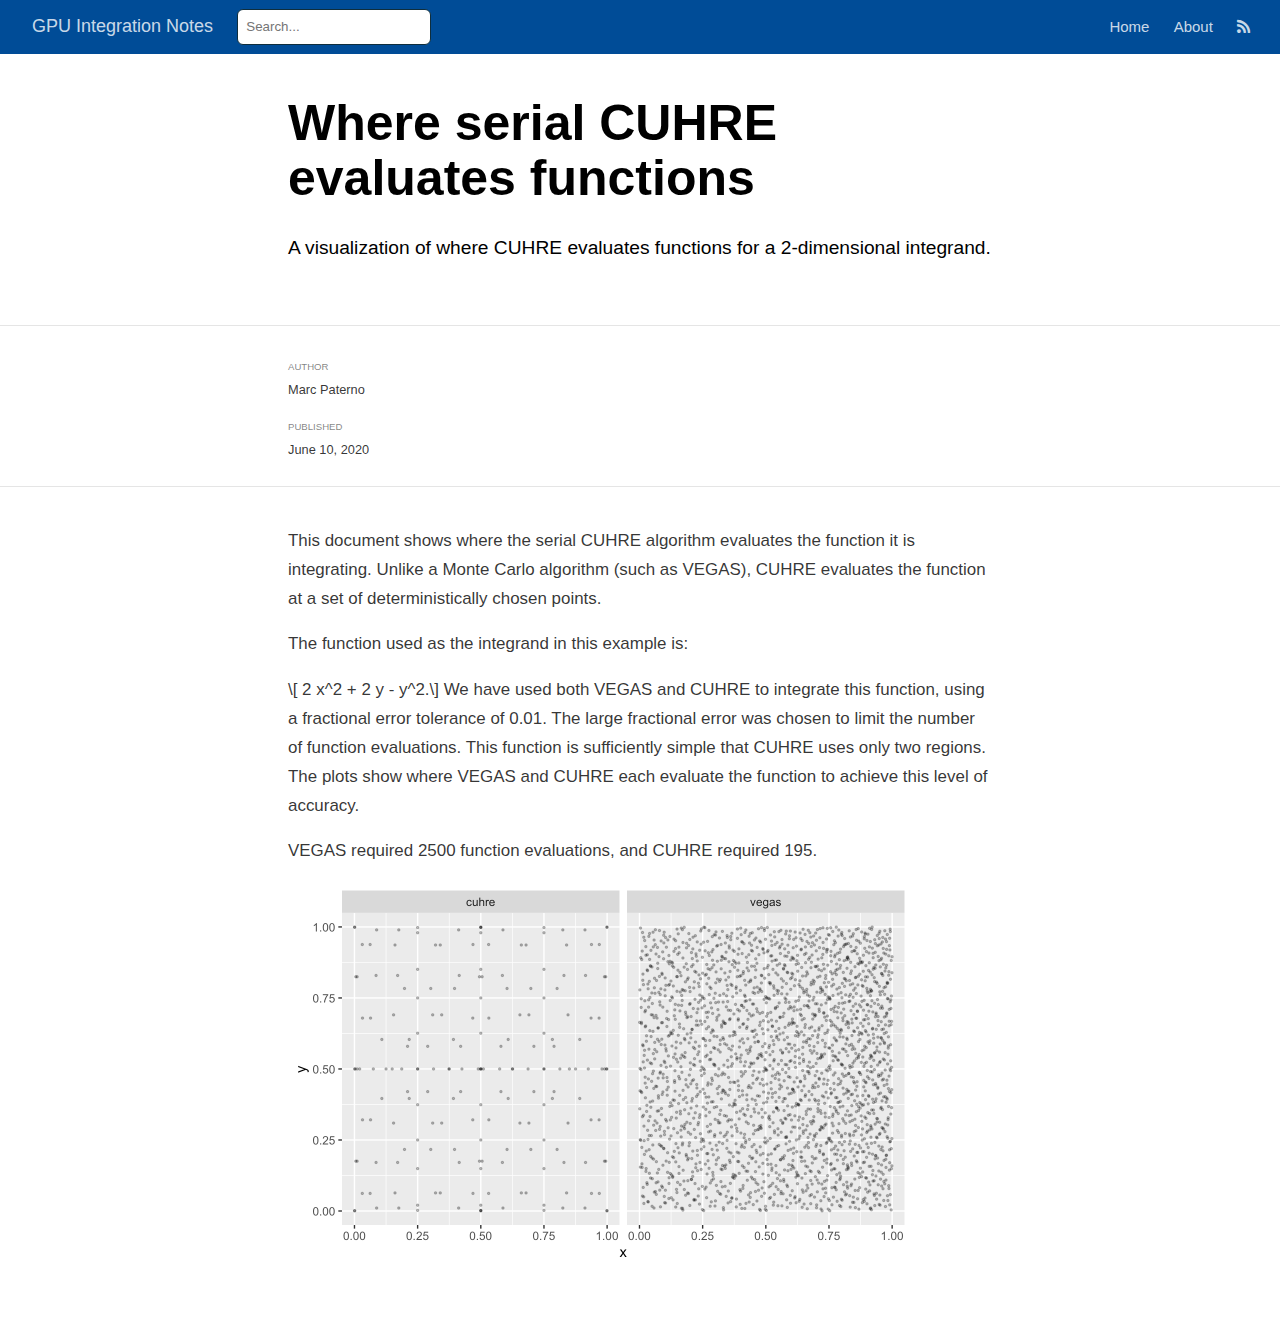
<file: docs/posts/2020-06-10-where-serial-cuhre-evaluates-functions/index.html>
<!DOCTYPE html>

<html xmlns="http://www.w3.org/1999/xhtml" lang="" xml:lang="">

<head>
  <meta charset="utf-8"/>
  <meta name="viewport" content="width=device-width, initial-scale=1"/>
  <meta http-equiv="X-UA-Compatible" content="IE=Edge,chrome=1"/>
  <meta name="generator" content="distill" />

  <style type="text/css">
  /* Hide doc at startup (prevent jankiness while JS renders/transforms) */
  body {
    visibility: hidden;
  }
  </style>

 <!--radix_placeholder_import_source-->
 <!--/radix_placeholder_import_source-->

<style type="text/css">code{white-space: pre;}</style>
<style type="text/css" data-origin="pandoc">
pre > code.sourceCode { white-space: pre; position: relative; }
pre > code.sourceCode > span { display: inline-block; line-height: 1.25; }
pre > code.sourceCode > span:empty { height: 1.2em; }
code.sourceCode > span { color: inherit; text-decoration: inherit; }
div.sourceCode { margin: 1em 0; }
pre.sourceCode { margin: 0; }
@media screen {
div.sourceCode { overflow: auto; }
}
@media print {
pre > code.sourceCode { white-space: pre-wrap; }
pre > code.sourceCode > span { text-indent: -5em; padding-left: 5em; }
}
pre.numberSource code
  { counter-reset: source-line 0; }
pre.numberSource code > span
  { position: relative; left: -4em; counter-increment: source-line; }
pre.numberSource code > span > a:first-child::before
  { content: counter(source-line);
    position: relative; left: -1em; text-align: right; vertical-align: baseline;
    border: none; display: inline-block;
    -webkit-touch-callout: none; -webkit-user-select: none;
    -khtml-user-select: none; -moz-user-select: none;
    -ms-user-select: none; user-select: none;
    padding: 0 4px; width: 4em;
    color: #aaaaaa;
  }
pre.numberSource { margin-left: 3em; border-left: 1px solid #aaaaaa;  padding-left: 4px; }
div.sourceCode
  {   }
@media screen {
pre > code.sourceCode > span > a:first-child::before { text-decoration: underline; }
}
code span.al { color: #ad0000; } /* Alert */
code span.an { color: #5e5e5e; } /* Annotation */
code span.at { color: #20794d; } /* Attribute */
code span.bn { color: #ad0000; } /* BaseN */
code span.bu { } /* BuiltIn */
code span.cf { color: #007ba5; } /* ControlFlow */
code span.ch { color: #20794d; } /* Char */
code span.cn { color: #8f5902; } /* Constant */
code span.co { color: #5e5e5e; } /* Comment */
code span.cv { color: #5e5e5e; font-style: italic; } /* CommentVar */
code span.do { color: #5e5e5e; font-style: italic; } /* Documentation */
code span.dt { color: #ad0000; } /* DataType */
code span.dv { color: #ad0000; } /* DecVal */
code span.er { color: #ad0000; } /* Error */
code span.ex { } /* Extension */
code span.fl { color: #ad0000; } /* Float */
code span.fu { color: #4758ab; } /* Function */
code span.im { } /* Import */
code span.in { color: #5e5e5e; } /* Information */
code span.kw { color: #007ba5; } /* Keyword */
code span.op { color: #5e5e5e; } /* Operator */
code span.ot { color: #007ba5; } /* Other */
code span.pp { color: #ad0000; } /* Preprocessor */
code span.sc { color: #20794d; } /* SpecialChar */
code span.ss { color: #20794d; } /* SpecialString */
code span.st { color: #20794d; } /* String */
code span.va { color: #111111; } /* Variable */
code span.vs { color: #20794d; } /* VerbatimString */
code span.wa { color: #5e5e5e; font-style: italic; } /* Warning */
</style>

  <!--radix_placeholder_meta_tags-->
<title>GPU Integration Notes: Where serial CUHRE evaluates functions</title>

<meta property="description" itemprop="description" content="A visualization of where CUHRE evaluates functions for a 2-dimensional integrand."/>


<!--  https://schema.org/Article -->
<meta property="article:published" itemprop="datePublished" content="2020-06-10"/>
<meta property="article:created" itemprop="dateCreated" content="2020-06-10"/>
<meta name="article:author" content="Marc Paterno"/>

<!--  https://developers.facebook.com/docs/sharing/webmasters#markup -->
<meta property="og:title" content="GPU Integration Notes: Where serial CUHRE evaluates functions"/>
<meta property="og:type" content="article"/>
<meta property="og:description" content="A visualization of where CUHRE evaluates functions for a 2-dimensional integrand."/>
<meta property="og:locale" content="en_US"/>
<meta property="og:site_name" content="GPU Integration Notes"/>

<!--  https://dev.twitter.com/cards/types/summary -->
<meta property="twitter:card" content="summary"/>
<meta property="twitter:title" content="GPU Integration Notes: Where serial CUHRE evaluates functions"/>
<meta property="twitter:description" content="A visualization of where CUHRE evaluates functions for a 2-dimensional integrand."/>

<!--/radix_placeholder_meta_tags-->
  <!--radix_placeholder_rmarkdown_metadata-->

<script type="text/json" id="radix-rmarkdown-metadata">
{"type":"list","attributes":{"names":{"type":"character","attributes":{},"value":["title","description","author","date","output"]}},"value":[{"type":"character","attributes":{},"value":["Where serial CUHRE evaluates functions"]},{"type":"character","attributes":{},"value":["A visualization of where CUHRE evaluates functions for a 2-dimensional integrand."]},{"type":"list","attributes":{},"value":[{"type":"list","attributes":{"names":{"type":"character","attributes":{},"value":["name","url"]}},"value":[{"type":"character","attributes":{},"value":["Marc Paterno"]},{"type":"character","attributes":{},"value":["https://github.com/marcpaterno"]}]}]},{"type":"character","attributes":{},"value":["06-10-2020"]},{"type":"list","attributes":{"names":{"type":"character","attributes":{},"value":["distill::distill_article"]}},"value":[{"type":"list","attributes":{"names":{"type":"character","attributes":{},"value":["self_contained"]}},"value":[{"type":"logical","attributes":{},"value":[false]}]}]}]}
</script>
<!--/radix_placeholder_rmarkdown_metadata-->
  
  <script type="text/json" id="radix-resource-manifest">
  {"type":"character","attributes":{},"value":["cuhre_points.txt.bz2","vegas_points.txt.bz2","where-serial-cuhre-evaluates-functions_files/anchor-4.2.2/anchor.min.js","where-serial-cuhre-evaluates-functions_files/bowser-1.9.3/bowser.min.js","where-serial-cuhre-evaluates-functions_files/distill-2.2.21/template.v2.js","where-serial-cuhre-evaluates-functions_files/figure-html5/unnamed-chunk-2-1.png","where-serial-cuhre-evaluates-functions_files/header-attrs-2.5/header-attrs.js","where-serial-cuhre-evaluates-functions_files/jquery-1.11.3/jquery.min.js","where-serial-cuhre-evaluates-functions_files/webcomponents-2.0.0/webcomponents.js"]}
  </script>
  <!--radix_placeholder_navigation_in_header-->
<meta name="distill:offset" content="../.."/>

<script type="application/javascript">

  window.headroom_prevent_pin = false;

  window.document.addEventListener("DOMContentLoaded", function (event) {

    // initialize headroom for banner
    var header = $('header').get(0);
    var headerHeight = header.offsetHeight;
    var headroom = new Headroom(header, {
      tolerance: 5,
      onPin : function() {
        if (window.headroom_prevent_pin) {
          window.headroom_prevent_pin = false;
          headroom.unpin();
        }
      }
    });
    headroom.init();
    if(window.location.hash)
      headroom.unpin();
    $(header).addClass('headroom--transition');

    // offset scroll location for banner on hash change
    // (see: https://github.com/WickyNilliams/headroom.js/issues/38)
    window.addEventListener("hashchange", function(event) {
      window.scrollTo(0, window.pageYOffset - (headerHeight + 25));
    });

    // responsive menu
    $('.distill-site-header').each(function(i, val) {
      var topnav = $(this);
      var toggle = topnav.find('.nav-toggle');
      toggle.on('click', function() {
        topnav.toggleClass('responsive');
      });
    });

    // nav dropdowns
    $('.nav-dropbtn').click(function(e) {
      $(this).next('.nav-dropdown-content').toggleClass('nav-dropdown-active');
      $(this).parent().siblings('.nav-dropdown')
         .children('.nav-dropdown-content').removeClass('nav-dropdown-active');
    });
    $("body").click(function(e){
      $('.nav-dropdown-content').removeClass('nav-dropdown-active');
    });
    $(".nav-dropdown").click(function(e){
      e.stopPropagation();
    });
  });
</script>

<style type="text/css">

/* Theme (user-documented overrideables for nav appearance) */

.distill-site-nav {
  color: rgba(255, 255, 255, 0.8);
  background-color: #0F2E3D;
  font-size: 15px;
  font-weight: 300;
}

.distill-site-nav a {
  color: inherit;
  text-decoration: none;
}

.distill-site-nav a:hover {
  color: white;
}

@media print {
  .distill-site-nav {
    display: none;
  }
}

.distill-site-header {

}

.distill-site-footer {

}


/* Site Header */

.distill-site-header {
  width: 100%;
  box-sizing: border-box;
  z-index: 3;
}

.distill-site-header .nav-left {
  display: inline-block;
  margin-left: 8px;
}

@media screen and (max-width: 768px) {
  .distill-site-header .nav-left {
    margin-left: 0;
  }
}


.distill-site-header .nav-right {
  float: right;
  margin-right: 8px;
}

.distill-site-header a,
.distill-site-header .title {
  display: inline-block;
  text-align: center;
  padding: 14px 10px 14px 10px;
}

.distill-site-header .title {
  font-size: 18px;
  min-width: 150px;
}

.distill-site-header .logo {
  padding: 0;
}

.distill-site-header .logo img {
  display: none;
  max-height: 20px;
  width: auto;
  margin-bottom: -4px;
}

.distill-site-header .nav-image img {
  max-height: 18px;
  width: auto;
  display: inline-block;
  margin-bottom: -3px;
}



@media screen and (min-width: 1000px) {
  .distill-site-header .logo img {
    display: inline-block;
  }
  .distill-site-header .nav-left {
    margin-left: 20px;
  }
  .distill-site-header .nav-right {
    margin-right: 20px;
  }
  .distill-site-header .title {
    padding-left: 12px;
  }
}


.distill-site-header .nav-toggle {
  display: none;
}

.nav-dropdown {
  display: inline-block;
  position: relative;
}

.nav-dropdown .nav-dropbtn {
  border: none;
  outline: none;
  color: rgba(255, 255, 255, 0.8);
  padding: 16px 10px;
  background-color: transparent;
  font-family: inherit;
  font-size: inherit;
  font-weight: inherit;
  margin: 0;
  margin-top: 1px;
  z-index: 2;
}

.nav-dropdown-content {
  display: none;
  position: absolute;
  background-color: white;
  min-width: 200px;
  border: 1px solid rgba(0,0,0,0.15);
  border-radius: 4px;
  box-shadow: 0px 8px 16px 0px rgba(0,0,0,0.1);
  z-index: 1;
  margin-top: 2px;
  white-space: nowrap;
  padding-top: 4px;
  padding-bottom: 4px;
}

.nav-dropdown-content hr {
  margin-top: 4px;
  margin-bottom: 4px;
  border: none;
  border-bottom: 1px solid rgba(0, 0, 0, 0.1);
}

.nav-dropdown-active {
  display: block;
}

.nav-dropdown-content a, .nav-dropdown-content .nav-dropdown-header {
  color: black;
  padding: 6px 24px;
  text-decoration: none;
  display: block;
  text-align: left;
}

.nav-dropdown-content .nav-dropdown-header {
  display: block;
  padding: 5px 24px;
  padding-bottom: 0;
  text-transform: uppercase;
  font-size: 14px;
  color: #999999;
  white-space: nowrap;
}

.nav-dropdown:hover .nav-dropbtn {
  color: white;
}

.nav-dropdown-content a:hover {
  background-color: #ddd;
  color: black;
}

.nav-right .nav-dropdown-content {
  margin-left: -45%;
  right: 0;
}

@media screen and (max-width: 768px) {
  .distill-site-header a, .distill-site-header .nav-dropdown  {display: none;}
  .distill-site-header a.nav-toggle {
    float: right;
    display: block;
  }
  .distill-site-header .title {
    margin-left: 0;
  }
  .distill-site-header .nav-right {
    margin-right: 0;
  }
  .distill-site-header {
    overflow: hidden;
  }
  .nav-right .nav-dropdown-content {
    margin-left: 0;
  }
}


@media screen and (max-width: 768px) {
  .distill-site-header.responsive {position: relative; min-height: 500px; }
  .distill-site-header.responsive a.nav-toggle {
    position: absolute;
    right: 0;
    top: 0;
  }
  .distill-site-header.responsive a,
  .distill-site-header.responsive .nav-dropdown {
    display: block;
    text-align: left;
  }
  .distill-site-header.responsive .nav-left,
  .distill-site-header.responsive .nav-right {
    width: 100%;
  }
  .distill-site-header.responsive .nav-dropdown {float: none;}
  .distill-site-header.responsive .nav-dropdown-content {position: relative;}
  .distill-site-header.responsive .nav-dropdown .nav-dropbtn {
    display: block;
    width: 100%;
    text-align: left;
  }
}

/* Site Footer */

.distill-site-footer {
  width: 100%;
  overflow: hidden;
  box-sizing: border-box;
  z-index: 3;
  margin-top: 30px;
  padding-top: 30px;
  padding-bottom: 30px;
  text-align: center;
}

/* Headroom */

d-title {
  padding-top: 6rem;
}

@media print {
  d-title {
    padding-top: 4rem;
  }
}

.headroom {
  z-index: 1000;
  position: fixed;
  top: 0;
  left: 0;
  right: 0;
}

.headroom--transition {
  transition: all .4s ease-in-out;
}

.headroom--unpinned {
  top: -100px;
}

.headroom--pinned {
  top: 0;
}

</style>

<link href="../../site_libs/font-awesome-5.1.0/css/all.css" rel="stylesheet"/>
<link href="../../site_libs/font-awesome-5.1.0/css/v4-shims.css" rel="stylesheet"/>
<script src="../../site_libs/headroom-0.9.4/headroom.min.js"></script>
<script src="../../site_libs/autocomplete-0.37.1/autocomplete.min.js"></script>
<script src="../../site_libs/fuse-6.4.1/fuse.min.js"></script>

<script type="application/javascript">

function getMeta(metaName) {
  var metas = document.getElementsByTagName('meta');
  for (let i = 0; i < metas.length; i++) {
    if (metas[i].getAttribute('name') === metaName) {
      return metas[i].getAttribute('content');
    }
  }
  return '';
}

function offsetURL(url) {
  var offset = getMeta('distill:offset');
  return offset ? offset + '/' + url : url;
}

function createFuseIndex() {

  // create fuse index
  var options = {
    keys: [
      { name: 'title', weight: 20 },
      { name: 'categories', weight: 15 },
      { name: 'description', weight: 10 },
      { name: 'contents', weight: 5 },
    ],
    ignoreLocation: true,
    threshold: 0
  };
  var fuse = new window.Fuse([], options);

  // fetch the main search.json
  return fetch(offsetURL('search.json'))
    .then(function(response) {
      if (response.status == 200) {
        return response.json().then(function(json) {
          // index main articles
          json.articles.forEach(function(article) {
            fuse.add(article);
          });
          // download collections and index their articles
          return Promise.all(json.collections.map(function(collection) {
            return fetch(offsetURL(collection)).then(function(response) {
              if (response.status === 200) {
                return response.json().then(function(articles) {
                  articles.forEach(function(article) {
                    fuse.add(article);
                  });
                })
              } else {
                return Promise.reject(
                  new Error('Unexpected status from search index request: ' +
                            response.status)
                );
              }
            });
          })).then(function() {
            return fuse;
          });
        });

      } else {
        return Promise.reject(
          new Error('Unexpected status from search index request: ' +
                      response.status)
        );
      }
    });
}

window.document.addEventListener("DOMContentLoaded", function (event) {

  // get search element (bail if we don't have one)
  var searchEl = window.document.getElementById('distill-search');
  if (!searchEl)
    return;

  createFuseIndex()
    .then(function(fuse) {

      // make search box visible
      searchEl.classList.remove('hidden');

      // initialize autocomplete
      var options = {
        autoselect: true,
        hint: false,
        minLength: 2,
      };
      window.autocomplete(searchEl, options, [{
        source: function(query, callback) {
          const searchOptions = {
            isCaseSensitive: false,
            shouldSort: true,
            minMatchCharLength: 2,
            limit: 10,
          };
          var results = fuse.search(query, searchOptions);
          callback(results
            .map(function(result) { return result.item; })
            .filter(function(item) { return !!item.description; })
          );
        },
        templates: {
          suggestion: function(suggestion) {
            var html = `
              <div class="search-item">
                <h3>${suggestion.title}</h3>
                <div class="search-item-description">
                  ${suggestion.description}
                </div>
                <div class="search-item-preview">
                  <img src="${suggestion.preview ? offsetURL(suggestion.preview) : ''}"</img>
                </div>
              </div>
            `;
            return html;
          }
        }
      }]).on('autocomplete:selected', function(event, suggestion) {
        window.location.href = offsetURL(suggestion.path);
      });
      // remove inline display style on autocompleter (we want to
      // manage responsive display via css)
      $('.algolia-autocomplete').css("display", "");
    })
    .catch(function(error) {
      console.log(error);
    });

});

</script>

<style type="text/css">

/* Algolioa Autocomplete */

.algolia-autocomplete {
  display: inline-block;
  margin-left: 10px;
  vertical-align: sub;
  background-color: white;
  color: black;
  padding: 6px;
  padding-top: 8px;
  padding-bottom: 0;
  border-radius: 6px;
  border: 1px #0F2E3D solid;
  width: 180px;
}


@media screen and (max-width: 768px) {
  .distill-site-nav .algolia-autocomplete {
    display: none;
    visibility: hidden;
  }
  .distill-site-nav.responsive .algolia-autocomplete {
    display: inline-block;
    visibility: visible;
  }
  .distill-site-nav.responsive .algolia-autocomplete .aa-dropdown-menu {
    margin-left: 0;
    width: 400px;
    max-height: 400px;
  }
}

.algolia-autocomplete .aa-input, .algolia-autocomplete .aa-hint {
  width: 90%;
  outline: none;
  border: none;
}

.algolia-autocomplete .aa-hint {
  color: #999;
}
.algolia-autocomplete .aa-dropdown-menu {
  width: 550px;
  max-height: 70vh;
  overflow-x: visible;
  overflow-y: scroll;
  padding: 5px;
  margin-top: 3px;
  margin-left: -150px;
  background-color: #fff;
  border-radius: 5px;
  border: 1px solid #999;
  border-top: none;
}

.algolia-autocomplete .aa-dropdown-menu .aa-suggestion {
  cursor: pointer;
  padding: 5px 4px;
  border-bottom: 1px solid #eee;
}

.algolia-autocomplete .aa-dropdown-menu .aa-suggestion:last-of-type {
  border-bottom: none;
  margin-bottom: 2px;
}

.algolia-autocomplete .aa-dropdown-menu .aa-suggestion .search-item {
  overflow: hidden;
  font-size: 0.8em;
  line-height: 1.4em;
}

.algolia-autocomplete .aa-dropdown-menu .aa-suggestion .search-item h3 {
  margin-block-start: 0;
  margin-block-end: 5px;
}

.algolia-autocomplete .aa-dropdown-menu .aa-suggestion .search-item-description {
  display: inline-block;
  overflow: hidden;
  height: 2.8em;
  width: 80%;
  margin-right: 4%;
}

.algolia-autocomplete .aa-dropdown-menu .aa-suggestion .search-item-preview {
  display: inline-block;
  width: 15%;
}

.algolia-autocomplete .aa-dropdown-menu .aa-suggestion .search-item-preview img {
  height: 3em;
  width: auto;
  display: none;
}

.algolia-autocomplete .aa-dropdown-menu .aa-suggestion .search-item-preview img[src] {
  display: initial;
}

.algolia-autocomplete .aa-dropdown-menu .aa-suggestion.aa-cursor {
  background-color: #eee;
}
.algolia-autocomplete .aa-dropdown-menu .aa-suggestion em {
  font-weight: bold;
  font-style: normal;
}

</style>


<!--/radix_placeholder_navigation_in_header-->
  <!--radix_placeholder_distill-->

<style type="text/css">

body {
  background-color: white;
}

.pandoc-table {
  width: 100%;
}

.pandoc-table>caption {
  margin-bottom: 10px;
}

.pandoc-table th:not([align]) {
  text-align: left;
}

.pagedtable-footer {
  font-size: 15px;
}

d-byline .byline {
  grid-template-columns: 2fr 2fr;
}

d-byline .byline h3 {
  margin-block-start: 1.5em;
}

d-byline .byline .authors-affiliations h3 {
  margin-block-start: 0.5em;
}

.authors-affiliations .orcid-id {
  width: 16px;
  height:16px;
  margin-left: 4px;
  margin-right: 4px;
  vertical-align: middle;
  padding-bottom: 2px;
}

d-title .dt-tags {
  margin-top: 1em;
  grid-column: text;
}

.dt-tags .dt-tag {
  text-decoration: none;
  display: inline-block;
  color: rgba(0,0,0,0.6);
  padding: 0em 0.4em;
  margin-right: 0.5em;
  margin-bottom: 0.4em;
  font-size: 70%;
  border: 1px solid rgba(0,0,0,0.2);
  border-radius: 3px;
  text-transform: uppercase;
  font-weight: 500;
}

d-article table.gt_table td,
d-article table.gt_table th {
  border-bottom: none;
}

.html-widget {
  margin-bottom: 2.0em;
}

.l-screen-inset {
  padding-right: 16px;
}

.l-screen .caption {
  margin-left: 10px;
}

.shaded {
  background: rgb(247, 247, 247);
  padding-top: 20px;
  padding-bottom: 20px;
  border-top: 1px solid rgba(0, 0, 0, 0.1);
  border-bottom: 1px solid rgba(0, 0, 0, 0.1);
}

.shaded .html-widget {
  margin-bottom: 0;
  border: 1px solid rgba(0, 0, 0, 0.1);
}

.shaded .shaded-content {
  background: white;
}

.text-output {
  margin-top: 0;
  line-height: 1.5em;
}

.hidden {
  display: none !important;
}

d-article {
  padding-top: 2.5rem;
  padding-bottom: 30px;
}

d-appendix {
  padding-top: 30px;
}

d-article>p>img {
  width: 100%;
}

d-article h2 {
  margin: 1rem 0 1.5rem 0;
}

d-article h3 {
  margin-top: 1.5rem;
}

d-article iframe {
  border: 1px solid rgba(0, 0, 0, 0.1);
  margin-bottom: 2.0em;
  width: 100%;
}

/* Tweak code blocks */

d-article div.sourceCode code,
d-article pre code {
  font-family: Consolas, Monaco, 'Andale Mono', 'Ubuntu Mono', monospace;
}

d-article pre,
d-article div.sourceCode,
d-article div.sourceCode pre {
  overflow: auto;
}

d-article div.sourceCode {
  background-color: white;
}

d-article div.sourceCode pre {
  padding-left: 10px;
  font-size: 12px;
  border-left: 2px solid rgba(0,0,0,0.1);
}

d-article pre {
  font-size: 12px;
  color: black;
  background: none;
  margin-top: 0;
  text-align: left;
  white-space: pre;
  word-spacing: normal;
  word-break: normal;
  word-wrap: normal;
  line-height: 1.5;

  -moz-tab-size: 4;
  -o-tab-size: 4;
  tab-size: 4;

  -webkit-hyphens: none;
  -moz-hyphens: none;
  -ms-hyphens: none;
  hyphens: none;
}

d-article pre a {
  border-bottom: none;
}

d-article pre a:hover {
  border-bottom: none;
  text-decoration: underline;
}

@media(min-width: 768px) {

d-article pre,
d-article div.sourceCode,
d-article div.sourceCode pre {
  overflow: visible !important;
}

d-article div.sourceCode pre {
  padding-left: 18px;
  font-size: 14px;
}

d-article pre {
  font-size: 14px;
}

}

figure img.external {
  background: white;
  border: 1px solid rgba(0, 0, 0, 0.1);
  box-shadow: 0 1px 8px rgba(0, 0, 0, 0.1);
  padding: 18px;
  box-sizing: border-box;
}

/* CSS for d-contents */

.d-contents {
  grid-column: text;
  color: rgba(0,0,0,0.8);
  font-size: 0.9em;
  padding-bottom: 1em;
  margin-bottom: 1em;
  padding-bottom: 0.5em;
  margin-bottom: 1em;
  padding-left: 0.25em;
  justify-self: start;
}

@media(min-width: 1000px) {
  .d-contents.d-contents-float {
    height: 0;
    grid-column-start: 1;
    grid-column-end: 4;
    justify-self: center;
    padding-right: 3em;
    padding-left: 2em;
  }
}

.d-contents nav h3 {
  font-size: 18px;
  margin-top: 0;
  margin-bottom: 1em;
}

.d-contents li {
  list-style-type: none
}

.d-contents nav > ul {
  padding-left: 0;
}

.d-contents ul {
  padding-left: 1em
}

.d-contents nav ul li {
  margin-top: 0.6em;
  margin-bottom: 0.2em;
}

.d-contents nav a {
  font-size: 13px;
  border-bottom: none;
  text-decoration: none
  color: rgba(0, 0, 0, 0.8);
}

.d-contents nav a:hover {
  text-decoration: underline solid rgba(0, 0, 0, 0.6)
}

.d-contents nav > ul > li > a {
  font-weight: 600;
}

.d-contents nav > ul > li > ul {
  font-weight: inherit;
}

.d-contents nav > ul > li > ul > li {
  margin-top: 0.2em;
}


.d-contents nav ul {
  margin-top: 0;
  margin-bottom: 0.25em;
}

.d-article-with-toc h2:nth-child(2) {
  margin-top: 0;
}


/* Figure */

.figure {
  position: relative;
  margin-bottom: 2.5em;
  margin-top: 1.5em;
}

.figure img {
  width: 100%;
}

.figure .caption {
  color: rgba(0, 0, 0, 0.6);
  font-size: 12px;
  line-height: 1.5em;
}

.figure img.external {
  background: white;
  border: 1px solid rgba(0, 0, 0, 0.1);
  box-shadow: 0 1px 8px rgba(0, 0, 0, 0.1);
  padding: 18px;
  box-sizing: border-box;
}

.figure .caption a {
  color: rgba(0, 0, 0, 0.6);
}

.figure .caption b,
.figure .caption strong, {
  font-weight: 600;
  color: rgba(0, 0, 0, 1.0);
}

/* Citations */

d-article .citation {
  color: inherit;
  cursor: inherit;
}

div.hanging-indent{
  margin-left: 1em; text-indent: -1em;
}


/* Tweak 1000px media break to show more text */

@media(min-width: 1000px) {
  .base-grid,
  distill-header,
  d-title,
  d-abstract,
  d-article,
  d-appendix,
  distill-appendix,
  d-byline,
  d-footnote-list,
  d-citation-list,
  distill-footer {
    grid-template-columns: [screen-start] 1fr [page-start kicker-start] 80px [middle-start] 50px [text-start kicker-end] 65px 65px 65px 65px 65px 65px 65px 65px [text-end gutter-start] 65px [middle-end] 65px [page-end gutter-end] 1fr [screen-end];
    grid-column-gap: 16px;
  }

  .grid {
    grid-column-gap: 16px;
  }

  d-article {
    font-size: 1.06rem;
    line-height: 1.7em;
  }
  figure .caption, .figure .caption, figure figcaption {
    font-size: 13px;
  }
}

@media(min-width: 1180px) {
  .base-grid,
  distill-header,
  d-title,
  d-abstract,
  d-article,
  d-appendix,
  distill-appendix,
  d-byline,
  d-footnote-list,
  d-citation-list,
  distill-footer {
    grid-template-columns: [screen-start] 1fr [page-start kicker-start] 60px [middle-start] 60px [text-start kicker-end] 60px 60px 60px 60px 60px 60px 60px 60px [text-end gutter-start] 60px [middle-end] 60px [page-end gutter-end] 1fr [screen-end];
    grid-column-gap: 32px;
  }

  .grid {
    grid-column-gap: 32px;
  }
}


/* Get the citation styles for the appendix (not auto-injected on render since
   we do our own rendering of the citation appendix) */

d-appendix .citation-appendix,
.d-appendix .citation-appendix {
  font-size: 11px;
  line-height: 15px;
  border-left: 1px solid rgba(0, 0, 0, 0.1);
  padding-left: 18px;
  border: 1px solid rgba(0,0,0,0.1);
  background: rgba(0, 0, 0, 0.02);
  padding: 10px 18px;
  border-radius: 3px;
  color: rgba(150, 150, 150, 1);
  overflow: hidden;
  margin-top: -12px;
  white-space: pre-wrap;
  word-wrap: break-word;
}

/* Include appendix styles here so they can be overridden */

d-appendix {
  contain: layout style;
  font-size: 0.8em;
  line-height: 1.7em;
  margin-top: 60px;
  margin-bottom: 0;
  border-top: 1px solid rgba(0, 0, 0, 0.1);
  color: rgba(0,0,0,0.5);
  padding-top: 60px;
  padding-bottom: 48px;
}

d-appendix h3 {
  grid-column: page-start / text-start;
  font-size: 15px;
  font-weight: 500;
  margin-top: 1em;
  margin-bottom: 0;
  color: rgba(0,0,0,0.65);
}

d-appendix h3 + * {
  margin-top: 1em;
}

d-appendix ol {
  padding: 0 0 0 15px;
}

@media (min-width: 768px) {
  d-appendix ol {
    padding: 0 0 0 30px;
    margin-left: -30px;
  }
}

d-appendix li {
  margin-bottom: 1em;
}

d-appendix a {
  color: rgba(0, 0, 0, 0.6);
}

d-appendix > * {
  grid-column: text;
}

d-appendix > d-footnote-list,
d-appendix > d-citation-list,
d-appendix > distill-appendix {
  grid-column: screen;
}

/* Include footnote styles here so they can be overridden */

d-footnote-list {
  contain: layout style;
}

d-footnote-list > * {
  grid-column: text;
}

d-footnote-list a.footnote-backlink {
  color: rgba(0,0,0,0.3);
  padding-left: 0.5em;
}



/* Anchor.js */

.anchorjs-link {
  /*transition: all .25s linear; */
  text-decoration: none;
  border-bottom: none;
}
*:hover > .anchorjs-link {
  margin-left: -1.125em !important;
  text-decoration: none;
  border-bottom: none;
}

/* Social footer */

.social_footer {
  margin-top: 30px;
  margin-bottom: 0;
  color: rgba(0,0,0,0.67);
}

.disqus-comments {
  margin-right: 30px;
}

.disqus-comment-count {
  border-bottom: 1px solid rgba(0, 0, 0, 0.4);
  cursor: pointer;
}

#disqus_thread {
  margin-top: 30px;
}

.article-sharing a {
  border-bottom: none;
  margin-right: 8px;
}

.article-sharing a:hover {
  border-bottom: none;
}

.sidebar-section.subscribe {
  font-size: 12px;
  line-height: 1.6em;
}

.subscribe p {
  margin-bottom: 0.5em;
}


.article-footer .subscribe {
  font-size: 15px;
  margin-top: 45px;
}


.sidebar-section.custom {
  font-size: 12px;
  line-height: 1.6em;
}

.custom p {
  margin-bottom: 0.5em;
}

/* Styles for listing layout (hide title) */
.layout-listing d-title, .layout-listing .d-title {
  display: none;
}

/* Styles for posts lists (not auto-injected) */


.posts-with-sidebar {
  padding-left: 45px;
  padding-right: 45px;
}

.posts-list .description h2,
.posts-list .description p {
  font-family: -apple-system, BlinkMacSystemFont, "Segoe UI", Roboto, Oxygen, Ubuntu, Cantarell, "Fira Sans", "Droid Sans", "Helvetica Neue", Arial, sans-serif;
}

.posts-list .description h2 {
  font-weight: 700;
  border-bottom: none;
  padding-bottom: 0;
}

.posts-list h2.post-tag {
  border-bottom: 1px solid rgba(0, 0, 0, 0.2);
  padding-bottom: 12px;
}
.posts-list {
  margin-top: 60px;
  margin-bottom: 24px;
}

.posts-list .post-preview {
  text-decoration: none;
  overflow: hidden;
  display: block;
  border-bottom: 1px solid rgba(0, 0, 0, 0.1);
  padding: 24px 0;
}

.post-preview-last {
  border-bottom: none !important;
}

.posts-list .posts-list-caption {
  grid-column: screen;
  font-weight: 400;
}

.posts-list .post-preview h2 {
  margin: 0 0 6px 0;
  line-height: 1.2em;
  font-style: normal;
  font-size: 24px;
}

.posts-list .post-preview p {
  margin: 0 0 12px 0;
  line-height: 1.4em;
  font-size: 16px;
}

.posts-list .post-preview .thumbnail {
  box-sizing: border-box;
  margin-bottom: 24px;
  position: relative;
  max-width: 500px;
}
.posts-list .post-preview img {
  width: 100%;
  display: block;
}

.posts-list .metadata {
  font-size: 12px;
  line-height: 1.4em;
  margin-bottom: 18px;
}

.posts-list .metadata > * {
  display: inline-block;
}

.posts-list .metadata .publishedDate {
  margin-right: 2em;
}

.posts-list .metadata .dt-authors {
  display: block;
  margin-top: 0.3em;
  margin-right: 2em;
}

.posts-list .dt-tags {
  display: block;
  line-height: 1em;
}

.posts-list .dt-tags .dt-tag {
  display: inline-block;
  color: rgba(0,0,0,0.6);
  padding: 0.3em 0.4em;
  margin-right: 0.2em;
  margin-bottom: 0.4em;
  font-size: 60%;
  border: 1px solid rgba(0,0,0,0.2);
  border-radius: 3px;
  text-transform: uppercase;
  font-weight: 500;
}

.posts-list img {
  opacity: 1;
}

.posts-list img[data-src] {
  opacity: 0;
}

.posts-more {
  clear: both;
}


.posts-sidebar {
  font-size: 16px;
}

.posts-sidebar h3 {
  font-size: 16px;
  margin-top: 0;
  margin-bottom: 0.5em;
  font-weight: 400;
  text-transform: uppercase;
}

.sidebar-section {
  margin-bottom: 30px;
}

.categories ul {
  list-style-type: none;
  margin: 0;
  padding: 0;
}

.categories li {
  color: rgba(0, 0, 0, 0.8);
  margin-bottom: 0;
}

.categories li>a {
  border-bottom: none;
}

.categories li>a:hover {
  border-bottom: 1px solid rgba(0, 0, 0, 0.4);
}

.categories .active {
  font-weight: 600;
}

.categories .category-count {
  color: rgba(0, 0, 0, 0.4);
}


@media(min-width: 768px) {
  .posts-list .post-preview h2 {
    font-size: 26px;
  }
  .posts-list .post-preview .thumbnail {
    float: right;
    width: 30%;
    margin-bottom: 0;
  }
  .posts-list .post-preview .description {
    float: left;
    width: 45%;
  }
  .posts-list .post-preview .metadata {
    float: left;
    width: 20%;
    margin-top: 8px;
  }
  .posts-list .post-preview p {
    margin: 0 0 12px 0;
    line-height: 1.5em;
    font-size: 16px;
  }
  .posts-with-sidebar .posts-list {
    float: left;
    width: 75%;
  }
  .posts-with-sidebar .posts-sidebar {
    float: right;
    width: 20%;
    margin-top: 60px;
    padding-top: 24px;
    padding-bottom: 24px;
  }
}


/* Improve display for browsers without grid (IE/Edge <= 15) */

.downlevel {
  line-height: 1.6em;
  font-family: -apple-system, BlinkMacSystemFont, "Segoe UI", Roboto, Oxygen, Ubuntu, Cantarell, "Fira Sans", "Droid Sans", "Helvetica Neue", Arial, sans-serif;
  margin: 0;
}

.downlevel .d-title {
  padding-top: 6rem;
  padding-bottom: 1.5rem;
}

.downlevel .d-title h1 {
  font-size: 50px;
  font-weight: 700;
  line-height: 1.1em;
  margin: 0 0 0.5rem;
}

.downlevel .d-title p {
  font-weight: 300;
  font-size: 1.2rem;
  line-height: 1.55em;
  margin-top: 0;
}

.downlevel .d-byline {
  padding-top: 0.8em;
  padding-bottom: 0.8em;
  font-size: 0.8rem;
  line-height: 1.8em;
}

.downlevel .section-separator {
  border: none;
  border-top: 1px solid rgba(0, 0, 0, 0.1);
}

.downlevel .d-article {
  font-size: 1.06rem;
  line-height: 1.7em;
  padding-top: 1rem;
  padding-bottom: 2rem;
}


.downlevel .d-appendix {
  padding-left: 0;
  padding-right: 0;
  max-width: none;
  font-size: 0.8em;
  line-height: 1.7em;
  margin-bottom: 0;
  color: rgba(0,0,0,0.5);
  padding-top: 40px;
  padding-bottom: 48px;
}

.downlevel .footnotes ol {
  padding-left: 13px;
}

.downlevel .base-grid,
.downlevel .distill-header,
.downlevel .d-title,
.downlevel .d-abstract,
.downlevel .d-article,
.downlevel .d-appendix,
.downlevel .distill-appendix,
.downlevel .d-byline,
.downlevel .d-footnote-list,
.downlevel .d-citation-list,
.downlevel .distill-footer,
.downlevel .appendix-bottom,
.downlevel .posts-container {
  padding-left: 40px;
  padding-right: 40px;
}

@media(min-width: 768px) {
  .downlevel .base-grid,
  .downlevel .distill-header,
  .downlevel .d-title,
  .downlevel .d-abstract,
  .downlevel .d-article,
  .downlevel .d-appendix,
  .downlevel .distill-appendix,
  .downlevel .d-byline,
  .downlevel .d-footnote-list,
  .downlevel .d-citation-list,
  .downlevel .distill-footer,
  .downlevel .appendix-bottom,
  .downlevel .posts-container {
  padding-left: 150px;
  padding-right: 150px;
  max-width: 900px;
}
}

.downlevel pre code {
  display: block;
  border-left: 2px solid rgba(0, 0, 0, .1);
  padding: 0 0 0 20px;
  font-size: 14px;
}

.downlevel code, .downlevel pre {
  color: black;
  background: none;
  font-family: Consolas, Monaco, 'Andale Mono', 'Ubuntu Mono', monospace;
  text-align: left;
  white-space: pre;
  word-spacing: normal;
  word-break: normal;
  word-wrap: normal;
  line-height: 1.5;

  -moz-tab-size: 4;
  -o-tab-size: 4;
  tab-size: 4;

  -webkit-hyphens: none;
  -moz-hyphens: none;
  -ms-hyphens: none;
  hyphens: none;
}

.downlevel .posts-list .post-preview {
  color: inherit;
}



</style>

<script type="application/javascript">

function is_downlevel_browser() {
  if (bowser.isUnsupportedBrowser({ msie: "12", msedge: "16"},
                                 window.navigator.userAgent)) {
    return true;
  } else {
    return window.load_distill_framework === undefined;
  }
}

// show body when load is complete
function on_load_complete() {

  // add anchors
  if (window.anchors) {
    window.anchors.options.placement = 'left';
    window.anchors.add('d-article > h2, d-article > h3, d-article > h4, d-article > h5');
  }


  // set body to visible
  document.body.style.visibility = 'visible';

  // force redraw for leaflet widgets
  if (window.HTMLWidgets) {
    var maps = window.HTMLWidgets.findAll(".leaflet");
    $.each(maps, function(i, el) {
      var map = this.getMap();
      map.invalidateSize();
      map.eachLayer(function(layer) {
        if (layer instanceof L.TileLayer)
          layer.redraw();
      });
    });
  }

  // trigger 'shown' so htmlwidgets resize
  $('d-article').trigger('shown');
}

function init_distill() {

  init_common();

  // create front matter
  var front_matter = $('<d-front-matter></d-front-matter>');
  $('#distill-front-matter').wrap(front_matter);

  // create d-title
  $('.d-title').changeElementType('d-title');

  // create d-byline
  var byline = $('<d-byline></d-byline>');
  $('.d-byline').replaceWith(byline);

  // create d-article
  var article = $('<d-article></d-article>');
  $('.d-article').wrap(article).children().unwrap();

  // move posts container into article
  $('.posts-container').appendTo($('d-article'));

  // create d-appendix
  $('.d-appendix').changeElementType('d-appendix');

  // flag indicating that we have appendix items
  var appendix = $('.appendix-bottom').children('h3').length > 0;

  // replace footnotes with <d-footnote>
  $('.footnote-ref').each(function(i, val) {
    appendix = true;
    var href = $(this).attr('href');
    var id = href.replace('#', '');
    var fn = $('#' + id);
    var fn_p = $('#' + id + '>p');
    fn_p.find('.footnote-back').remove();
    var text = fn_p.html();
    var dtfn = $('<d-footnote></d-footnote>');
    dtfn.html(text);
    $(this).replaceWith(dtfn);
  });
  // remove footnotes
  $('.footnotes').remove();

  // move refs into #references-listing
  $('#references-listing').replaceWith($('#refs'));

  $('h1.appendix, h2.appendix').each(function(i, val) {
    $(this).changeElementType('h3');
  });
  $('h3.appendix').each(function(i, val) {
    var id = $(this).attr('id');
    $('.d-contents a[href="#' + id + '"]').parent().remove();
    appendix = true;
    $(this).nextUntil($('h1, h2, h3')).addBack().appendTo($('d-appendix'));
  });

  // show d-appendix if we have appendix content
  $("d-appendix").css('display', appendix ? 'grid' : 'none');

  // localize layout chunks to just output
  $('.layout-chunk').each(function(i, val) {

    // capture layout
    var layout = $(this).attr('data-layout');

    // apply layout to markdown level block elements
    var elements = $(this).children().not('div.sourceCode, pre, script');
    elements.each(function(i, el) {
      var layout_div = $('<div class="' + layout + '"></div>');
      if (layout_div.hasClass('shaded')) {
        var shaded_content = $('<div class="shaded-content"></div>');
        $(this).wrap(shaded_content);
        $(this).parent().wrap(layout_div);
      } else {
        $(this).wrap(layout_div);
      }
    });


    // unwrap the layout-chunk div
    $(this).children().unwrap();
  });

  // remove code block used to force  highlighting css
  $('.distill-force-highlighting-css').parent().remove();

  // remove empty line numbers inserted by pandoc when using a
  // custom syntax highlighting theme
  $('code.sourceCode a:empty').remove();

  // load distill framework
  load_distill_framework();

  // wait for window.distillRunlevel == 4 to do post processing
  function distill_post_process() {

    if (!window.distillRunlevel || window.distillRunlevel < 4)
      return;

    // hide author/affiliations entirely if we have no authors
    var front_matter = JSON.parse($("#distill-front-matter").html());
    var have_authors = front_matter.authors && front_matter.authors.length > 0;
    if (!have_authors)
      $('d-byline').addClass('hidden');

    // article with toc class
    $('.d-contents').parent().addClass('d-article-with-toc');

    // strip links that point to #
    $('.authors-affiliations').find('a[href="#"]').removeAttr('href');

    // add orcid ids
    $('.authors-affiliations').find('.author').each(function(i, el) {
      var orcid_id = front_matter.authors[i].orcidID;
      if (orcid_id) {
        var a = $('<a></a>');
        a.attr('href', 'https://orcid.org/' + orcid_id);
        var img = $('<img></img>');
        img.addClass('orcid-id');
        img.attr('alt', 'ORCID ID');
        img.attr('src','[data-uri]');
        a.append(img);
        $(this).append(a);
      }
    });

    // hide elements of author/affiliations grid that have no value
    function hide_byline_column(caption) {
      $('d-byline').find('h3:contains("' + caption + '")').parent().css('visibility', 'hidden');
    }

    // affiliations
    var have_affiliations = false;
    for (var i = 0; i<front_matter.authors.length; ++i) {
      var author = front_matter.authors[i];
      if (author.affiliation !== "&nbsp;") {
        have_affiliations = true;
        break;
      }
    }
    if (!have_affiliations)
      $('d-byline').find('h3:contains("Affiliations")').css('visibility', 'hidden');

    // published date
    if (!front_matter.publishedDate)
      hide_byline_column("Published");

    // document object identifier
    var doi = $('d-byline').find('h3:contains("DOI")');
    var doi_p = doi.next().empty();
    if (!front_matter.doi) {
      // if we have a citation and valid citationText then link to that
      if ($('#citation').length > 0 && front_matter.citationText) {
        doi.html('Citation');
        $('<a href="#citation"></a>')
          .text(front_matter.citationText)
          .appendTo(doi_p);
      } else {
        hide_byline_column("DOI");
      }
    } else {
      $('<a></a>')
         .attr('href', "https://doi.org/" + front_matter.doi)
         .html(front_matter.doi)
         .appendTo(doi_p);
    }

     // change plural form of authors/affiliations
    if (front_matter.authors.length === 1) {
      var grid = $('.authors-affiliations');
      grid.children('h3:contains("Authors")').text('Author');
      grid.children('h3:contains("Affiliations")').text('Affiliation');
    }

    // remove d-appendix and d-footnote-list local styles
    $('d-appendix > style:first-child').remove();
    $('d-footnote-list > style:first-child').remove();

    // move appendix-bottom entries to the bottom
    $('.appendix-bottom').appendTo('d-appendix').children().unwrap();
    $('.appendix-bottom').remove();

    // clear polling timer
    clearInterval(tid);

    // show body now that everything is ready
    on_load_complete();
  }

  var tid = setInterval(distill_post_process, 50);
  distill_post_process();

}

function init_downlevel() {

  init_common();

   // insert hr after d-title
  $('.d-title').after($('<hr class="section-separator"/>'));

  // check if we have authors
  var front_matter = JSON.parse($("#distill-front-matter").html());
  var have_authors = front_matter.authors && front_matter.authors.length > 0;

  // manage byline/border
  if (!have_authors)
    $('.d-byline').remove();
  $('.d-byline').after($('<hr class="section-separator"/>'));
  $('.d-byline a').remove();

  // remove toc
  $('.d-contents').remove();

  // move appendix elements
  $('h1.appendix, h2.appendix').each(function(i, val) {
    $(this).changeElementType('h3');
  });
  $('h3.appendix').each(function(i, val) {
    $(this).nextUntil($('h1, h2, h3')).addBack().appendTo($('.d-appendix'));
  });


  // inject headers into references and footnotes
  var refs_header = $('<h3></h3>');
  refs_header.text('References');
  $('#refs').prepend(refs_header);

  var footnotes_header = $('<h3></h3');
  footnotes_header.text('Footnotes');
  $('.footnotes').children('hr').first().replaceWith(footnotes_header);

  // move appendix-bottom entries to the bottom
  $('.appendix-bottom').appendTo('.d-appendix').children().unwrap();
  $('.appendix-bottom').remove();

  // remove appendix if it's empty
  if ($('.d-appendix').children().length === 0)
    $('.d-appendix').remove();

  // prepend separator above appendix
  $('.d-appendix').before($('<hr class="section-separator" style="clear: both"/>'));

  // trim code
  $('pre>code').each(function(i, val) {
    $(this).html($.trim($(this).html()));
  });

  // move posts-container right before article
  $('.posts-container').insertBefore($('.d-article'));

  $('body').addClass('downlevel');

  on_load_complete();
}


function init_common() {

  // jquery plugin to change element types
  (function($) {
    $.fn.changeElementType = function(newType) {
      var attrs = {};

      $.each(this[0].attributes, function(idx, attr) {
        attrs[attr.nodeName] = attr.nodeValue;
      });

      this.replaceWith(function() {
        return $("<" + newType + "/>", attrs).append($(this).contents());
      });
    };
  })(jQuery);

  // prevent underline for linked images
  $('a > img').parent().css({'border-bottom' : 'none'});

  // mark non-body figures created by knitr chunks as 100% width
  $('.layout-chunk').each(function(i, val) {
    var figures = $(this).find('img, .html-widget');
    if ($(this).attr('data-layout') !== "l-body") {
      figures.css('width', '100%');
    } else {
      figures.css('max-width', '100%');
      figures.filter("[width]").each(function(i, val) {
        var fig = $(this);
        fig.css('width', fig.attr('width') + 'px');
      });

    }
  });

  // auto-append index.html to post-preview links in file: protocol
  // and in rstudio ide preview
  $('.post-preview').each(function(i, val) {
    if (window.location.protocol === "file:")
      $(this).attr('href', $(this).attr('href') + "index.html");
  });

  // get rid of index.html references in header
  if (window.location.protocol !== "file:") {
    $('.distill-site-header a[href]').each(function(i,val) {
      $(this).attr('href', $(this).attr('href').replace("index.html", "./"));
    });
  }

  // add class to pandoc style tables
  $('tr.header').parent('thead').parent('table').addClass('pandoc-table');
  $('.kable-table').children('table').addClass('pandoc-table');

  // add figcaption style to table captions
  $('caption').parent('table').addClass("figcaption");

  // initialize posts list
  if (window.init_posts_list)
    window.init_posts_list();

  // implmement disqus comment link
  $('.disqus-comment-count').click(function() {
    window.headroom_prevent_pin = true;
    $('#disqus_thread').toggleClass('hidden');
    if (!$('#disqus_thread').hasClass('hidden')) {
      var offset = $(this).offset();
      $(window).resize();
      $('html, body').animate({
        scrollTop: offset.top - 35
      });
    }
  });
}

document.addEventListener('DOMContentLoaded', function() {
  if (is_downlevel_browser())
    init_downlevel();
  else
    window.addEventListener('WebComponentsReady', init_distill);
});

</script>

<style type="text/css">
/* base variables */

/* Edit the CSS properties in this file to create a custom
   Distill theme. Only edit values in the right column
   for each row; values shown are the CSS defaults.
   To return any property to the default,
   you may set its value to: unset
   All rows must end with a semi-colon.                      */

/* Optional: embed custom fonts here with `@import`          */
/* This must remain at the top of this file.                 */



html {
  /*-- Main font sizes --*/
  --title-size:      50px;
  --body-size:       1.06rem;
  --code-size:       14px;
  --aside-size:      12px;
  --fig-cap-size:    13px;
  /*-- Main font colors --*/
  --title-color:     #000000;
  --header-color:    rgba(0, 0, 0, 0.8);
  --body-color:      rgba(0, 0, 0, 0.8);
  --aside-color:     rgba(0, 0, 0, 0.6);
  --fig-cap-color:   rgba(0, 0, 0, 0.6);
  /*-- Specify custom fonts ~~~ must be imported above   --*/
  --heading-font:    sans-serif;
  --mono-font:       monospace;
  --body-font:       sans-serif;
  --navbar-font:     sans-serif;  /* websites + blogs only */
}

/*-- ARTICLE METADATA --*/
d-byline {
  --heading-size:    0.6rem;
  --heading-color:   rgba(0, 0, 0, 0.5);
  --body-size:       0.8rem;
  --body-color:      rgba(0, 0, 0, 0.8);
}

/*-- ARTICLE TABLE OF CONTENTS --*/
.d-contents {
  --heading-size:    18px;
  --contents-size:   13px;
}

/*-- ARTICLE APPENDIX --*/
d-appendix {
  --heading-size:    15px;
  --heading-color:   rgba(0, 0, 0, 0.65);
  --text-size:       0.8em;
  --text-color:      rgba(0, 0, 0, 0.5);
}

/*-- WEBSITE HEADER + FOOTER --*/
/* These properties only apply to Distill sites and blogs  */

.distill-site-header {
  --title-size:       18px;
  --text-color:       rgba(255, 255, 255, 0.8);
  --text-size:        15px;
  --hover-color:      white;
  --bkgd-color:       #0F2E3D;
}

.distill-site-footer {
  --text-color:       rgba(255, 255, 255, 0.8);
  --text-size:        15px;
  --hover-color:      white;
  --bkgd-color:       #0F2E3D;
}

/*-- Additional custom styles --*/
/* Add any additional CSS rules below                      */
</style>
<style type="text/css">
/* base variables */

/* Edit the CSS properties in this file to create a custom
   Distill theme. Only edit values in the right column
   for each row; values shown are the CSS defaults.
   To return any property to the default,
   you may set its value to: unset
   All rows must end with a semi-colon.                      */

/* Optional: embed custom fonts here with `@import`          */
/* This must remain at the top of this file.                 */



html {
  /*-- Main font sizes --*/
  --title-size:      50px;
  --body-size:       1.06rem;
  --code-size:       14px;
  --aside-size:      12px;
  --fig-cap-size:    13px;
  /*-- Main font colors --*/
  --title-color:     #000000;
  --header-color:    rgba(0, 0, 0, 0.8);
  --body-color:      rgba(0, 0, 0, 0.8);
  --aside-color:     rgba(0, 0, 0, 0.6);
  --fig-cap-color:   rgba(0, 0, 0, 0.6);
  /*-- Specify custom fonts ~~~ must be imported above   --*/
  --heading-font:    sans-serif;
  --mono-font:       monospace;
  --body-font:       sans-serif;
  --navbar-font:     sans-serif;  /* websites + blogs only */
}

/*-- ARTICLE METADATA --*/
d-byline {
  --heading-size:    0.6rem;
  --heading-color:   rgba(0, 0, 0, 0.5);
  --body-size:       0.8rem;
  --body-color:      rgba(0, 0, 0, 0.8);
}

/*-- ARTICLE TABLE OF CONTENTS --*/
.d-contents {
  --heading-size:    18px;
  --contents-size:   13px;
}

/*-- ARTICLE APPENDIX --*/
d-appendix {
  --heading-size:    15px;
  --heading-color:   rgba(0, 0, 0, 0.65);
  --text-size:       0.8em;
  --text-color:      rgba(0, 0, 0, 0.5);
}

/*-- WEBSITE HEADER + FOOTER --*/
/* These properties only apply to Distill sites and blogs  */

.distill-site-header {
  --title-size:       18px;
  --text-color:       rgba(255, 255, 255, 0.8);
  --text-size:        15px;
  --hover-color:      white;
/* NAL Blue */
  --bkgd-color:       #004c97;
}

.distill-site-footer {
  --text-color:       rgba(255, 255, 255, 0.8);
  --text-size:        15px;
  --hover-color:      white;
  --bkgd-color:       #004c97;
}

/*-- Additional custom styles --*/
/* Add any additional CSS rules below                      */
</style>
<style type="text/css">
/* base style */

/* FONT FAMILIES */

:root {
  --heading-default: -apple-system, BlinkMacSystemFont, "Segoe UI", Roboto, Oxygen, Ubuntu, Cantarell, "Fira Sans", "Droid Sans", "Helvetica Neue", Arial, sans-serif;
  --mono-default: Consolas, Monaco, 'Andale Mono', 'Ubuntu Mono', monospace;
  --body-default: -apple-system, BlinkMacSystemFont, "Segoe UI", Roboto, Oxygen, Ubuntu, Cantarell, "Fira Sans", "Droid Sans", "Helvetica Neue", Arial, sans-serif;
}

body,
.posts-list .post-preview p,
.posts-list .description p {
  font-family: var(--body-font), var(--body-default);
}

h1, h2, h3, h4, h5, h6,
.posts-list .post-preview h2,
.posts-list .description h2 {
  font-family: var(--heading-font), var(--heading-default);
}

d-article div.sourceCode code,
d-article pre code {
	font-family: var(--mono-font), var(--mono-default);
}


/*-- TITLE --*/
d-title h1,
.posts-list > h1 {
  color: var(--title-color, black);
}

d-title h1 {
  font-size: var(--title-size, 50px);
}

/*-- HEADERS --*/
d-article h1,
d-article h2,
d-article h3,
d-article h4,
d-article h5,
d-article h6 {
  color: var(--header-color, rgba(0, 0, 0, 0.8));
}

/*-- BODY --*/
/* only text inside of <p> tags */
d-article > p {
  color: var(--body-color, rgba(0, 0, 0, 0.8));
  font-size: var(--body-size, 1.06rem);
}

/*-- CODE --*/
d-article div.sourceCode code,
d-article pre code {
	font-size: var(--code-size, 14px);
}

/*-- ASIDE --*/
d-article aside {
	font-size: var(--aside-size, 12px);
	color: var(--aside-color, rgba(0, 0, 0, 0.6));
}

/*-- FIGURE CAPTIONS --*/
figure .caption,
figure figcaption,
.figure .caption {
	font-size: var(--fig-cap-size, 13px);
	color: var(--fig-cap-color, rgba(0, 0, 0, 0.6));
}

/*-- METADATA --*/
d-byline h3 {
	font-size: var(--heading-size, 0.6rem);
	color: var(--heading-color, rgba(0, 0, 0, 0.5));
}

d-byline {
	font-size: var(--body-size, 0.8rem);
	color: var(--body-color, rgba(0, 0, 0, 0.8));
}

d-byline a,
d-article d-byline a {
	color: var(--body-color, rgba(0, 0, 0, 0.8));
}

/*-- TABLE OF CONTENTS --*/
.d-contents nav h3 {
	font-size: var(--heading-size, 18px);
}

.d-contents nav a {
	font-size: var(--contents-size, 13px);
}

/*-- APPENDIX --*/
d-appendix h3 {
  font-size: var(--heading-size, 15px);
	color: var(--heading-color, rgba(0, 0, 0, 0.65));
}

d-appendix {
  font-size: var(--text-size, 0.8em);
	color: var(--text-color, rgba(0, 0, 0, 0.5));
}

d-appendix d-footnote-list a.footnote-backlink {
	color: var(--text-color, rgba(0, 0, 0, 0.5));
}

/*-- WEBSITE HEADER + FOOTER --*/
.distill-site-header .title {
	font-size: var(--title-size, 18px);
	font-family: var(--navbar-font), var(--heading-default);
}

.distill-site-header a,
.nav-dropdown .nav-dropbtn {
  font-family: var(--navbar-font), var(--heading-default);
}

.distill-site-header a:hover {
	color: var(--hover-color, white);
}

.distill-site-header {
	font-size: var(--text-size, 15px);
	color: var(--text-color, rgba(255, 255, 255, 0.8));
	background-color: var(--bkgd-color, #0F2E3D);
}

.distill-site-footer {
	font-size: var(--text-size, 15px);
	color: var(--text-color, rgba(255, 255, 255, 0.8));
	background-color: var(--bkgd-color, #0F2E3D);
}

.distill-site-footer a:hover {
	color: var(--hover-color, white);
}</style>
<!--/radix_placeholder_distill-->
  <script src="../../site_libs/header-attrs-2.5/header-attrs.js"></script>
  <script src="../../site_libs/jquery-1.11.3/jquery.min.js"></script>
  <script src="../../site_libs/anchor-4.2.2/anchor.min.js"></script>
  <script src="../../site_libs/bowser-1.9.3/bowser.min.js"></script>
  <script src="../../site_libs/webcomponents-2.0.0/webcomponents.js"></script>
  <script src="../../site_libs/distill-2.2.21/template.v2.js"></script>
  <!--radix_placeholder_site_in_header-->
<!--/radix_placeholder_site_in_header-->


</head>

<body>

<!--radix_placeholder_front_matter-->

<script id="distill-front-matter" type="text/json">
{"title":"Where serial CUHRE evaluates functions","description":"A visualization of where CUHRE evaluates functions for a 2-dimensional integrand.","authors":[{"author":"Marc Paterno","authorURL":"https://github.com/marcpaterno","affiliation":"&nbsp;","affiliationURL":"#","orcidID":""}],"publishedDate":"2020-06-10T00:00:00.000+00:00","citationText":"Paterno, 2020"}
</script>

<!--/radix_placeholder_front_matter-->
<!--radix_placeholder_navigation_before_body-->
<header class="header header--fixed" role="banner">
<nav class="distill-site-nav distill-site-header">
<div class="nav-left">
<a href="../../index.html" class="title">GPU Integration Notes</a>
<input id="distill-search" class="nav-search hidden" type="text" placeholder="Search..."/>
</div>
<div class="nav-right">
<a href="../../index.html">Home</a>
<a href="../../about.html">About</a>
<a href="../../index.xml">
<i class="fa fa-rss" aria-hidden="true"></i>
</a>
<a href="javascript:void(0);" class="nav-toggle">&#9776;</a>
</div>
</nav>
</header>
<!--/radix_placeholder_navigation_before_body-->
<!--radix_placeholder_site_before_body-->
<!--/radix_placeholder_site_before_body-->

<div class="d-title">
<h1>Where serial CUHRE evaluates functions</h1>
<!--radix_placeholder_categories-->
<!--/radix_placeholder_categories-->
<p><p>A visualization of where CUHRE evaluates functions for a 2-dimensional integrand.</p></p>
</div>

<div class="d-byline">
  Marc Paterno <a href="https://github.com/marcpaterno" class="uri">https://github.com/marcpaterno</a> 
  
<br/>06-10-2020
</div>

<div class="d-article">
<p>This document shows where the serial CUHRE algorithm evaluates the function it is integrating. Unlike a Monte Carlo algorithm (such as VEGAS), CUHRE evaluates the function at a set of deterministically chosen points.</p>
<p>The function used as the integrand in this example is:</p>
<p><span class="math display">\[ 2 x^2 + 2 y - y^2.\]</span> We have used both VEGAS and CUHRE to integrate this function, using a fractional error tolerance of 0.01. The large fractional error was chosen to limit the number of function evaluations. This function is sufficiently simple that CUHRE uses only two regions. The plots show where VEGAS and CUHRE each evaluate the function to achieve this level of accuracy.</p>
<div class="layout-chunk" data-layout="l-body">

</div>
<p>VEGAS required 2500 function evaluations, and CUHRE required 195.</p>
<div class="layout-chunk" data-layout="l-body">
<p><img src="where-serial-cuhre-evaluates-functions_files/figure-html5/unnamed-chunk-2-1.png" width="624" /></p>
</div>
<div class="sourceCode" id="cb1"><pre class="sourceCode r distill-force-highlighting-css"><code class="sourceCode r"></code></pre></div>
<!--radix_placeholder_article_footer-->
<!--/radix_placeholder_article_footer-->
</div>

<div class="d-appendix">
</div>

<!-- dynamically load mathjax for compatibility with self-contained -->
<script>
  (function () {
    var script = document.createElement("script");
    script.type = "text/javascript";
    script.src  = "https://mathjax.rstudio.com/latest/MathJax.js?config=TeX-AMS-MML_HTMLorMML";
    document.getElementsByTagName("head")[0].appendChild(script);
  })();
</script>

<!--radix_placeholder_site_after_body-->
<!--/radix_placeholder_site_after_body-->
<!--radix_placeholder_appendices-->
<div class="appendix-bottom"></div>
<!--/radix_placeholder_appendices-->
<!--radix_placeholder_navigation_after_body-->
<!--/radix_placeholder_navigation_after_body-->

</body>

</html>
</file>
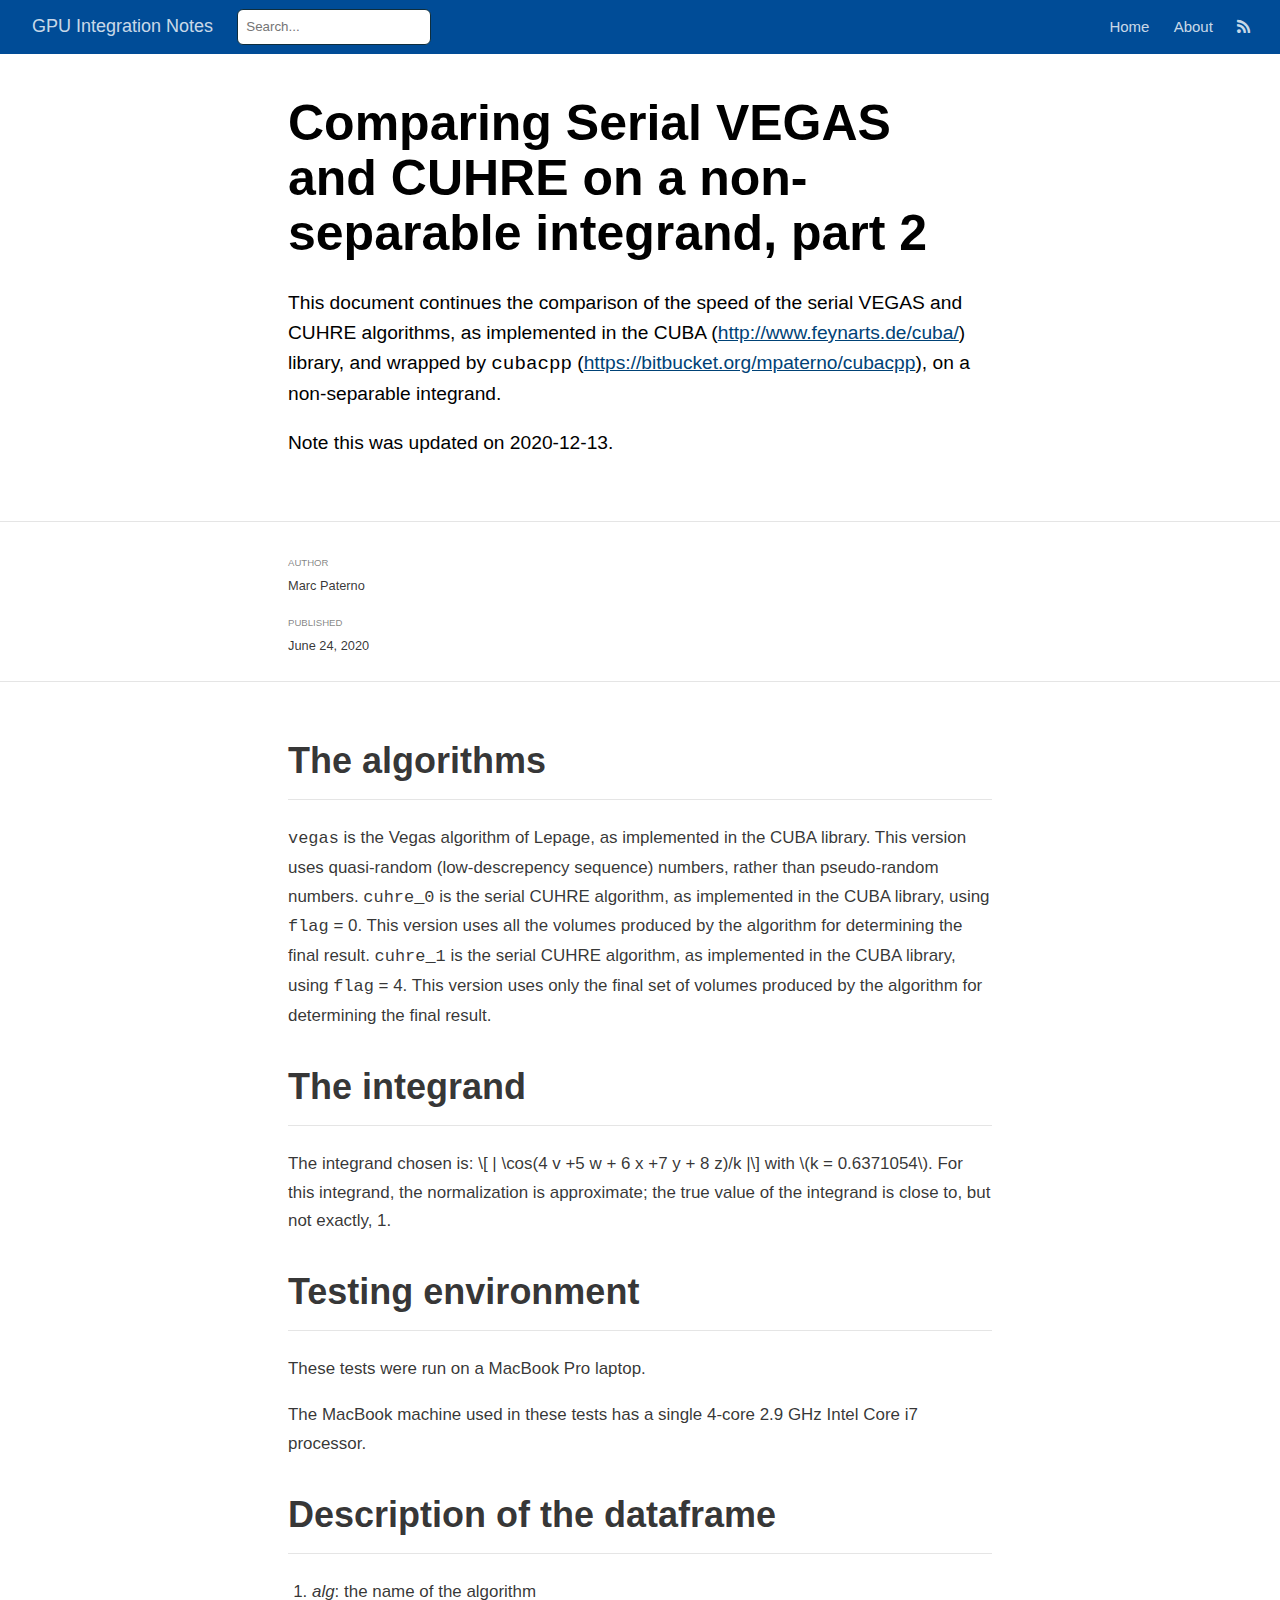
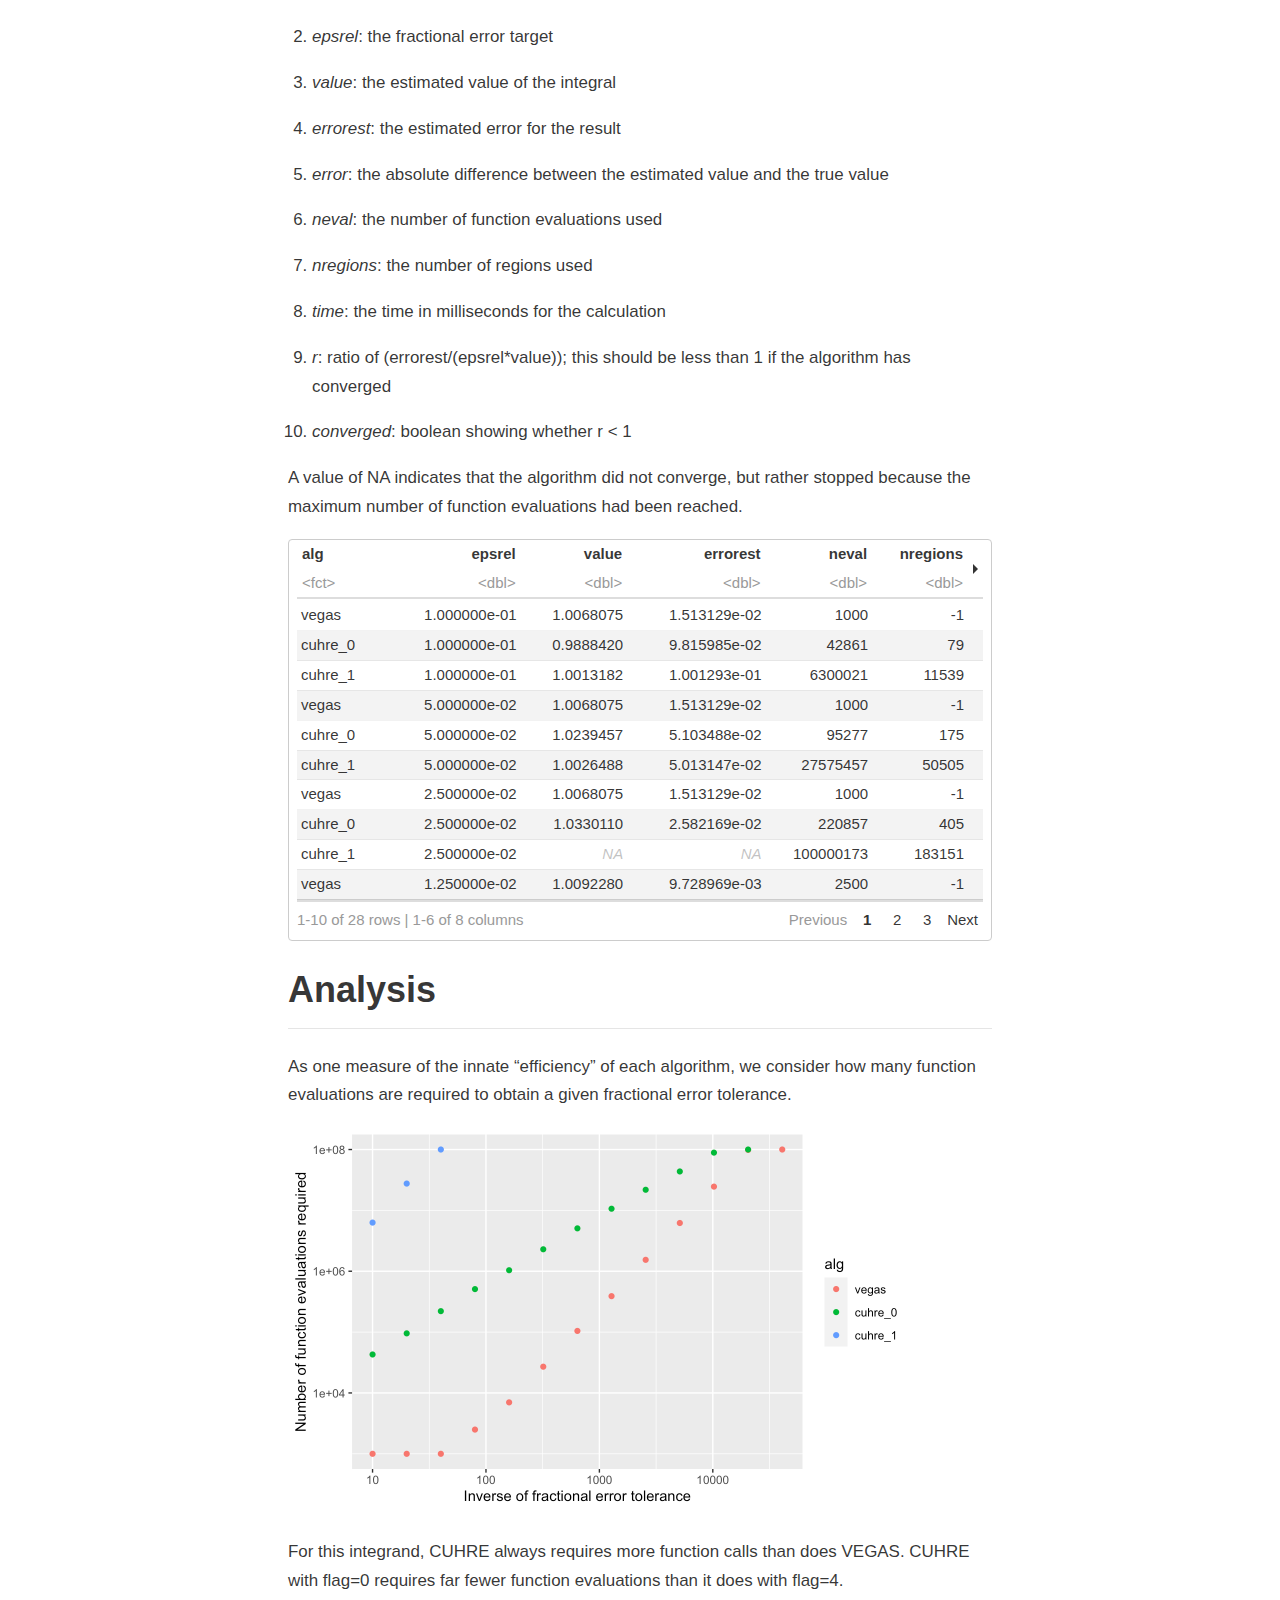
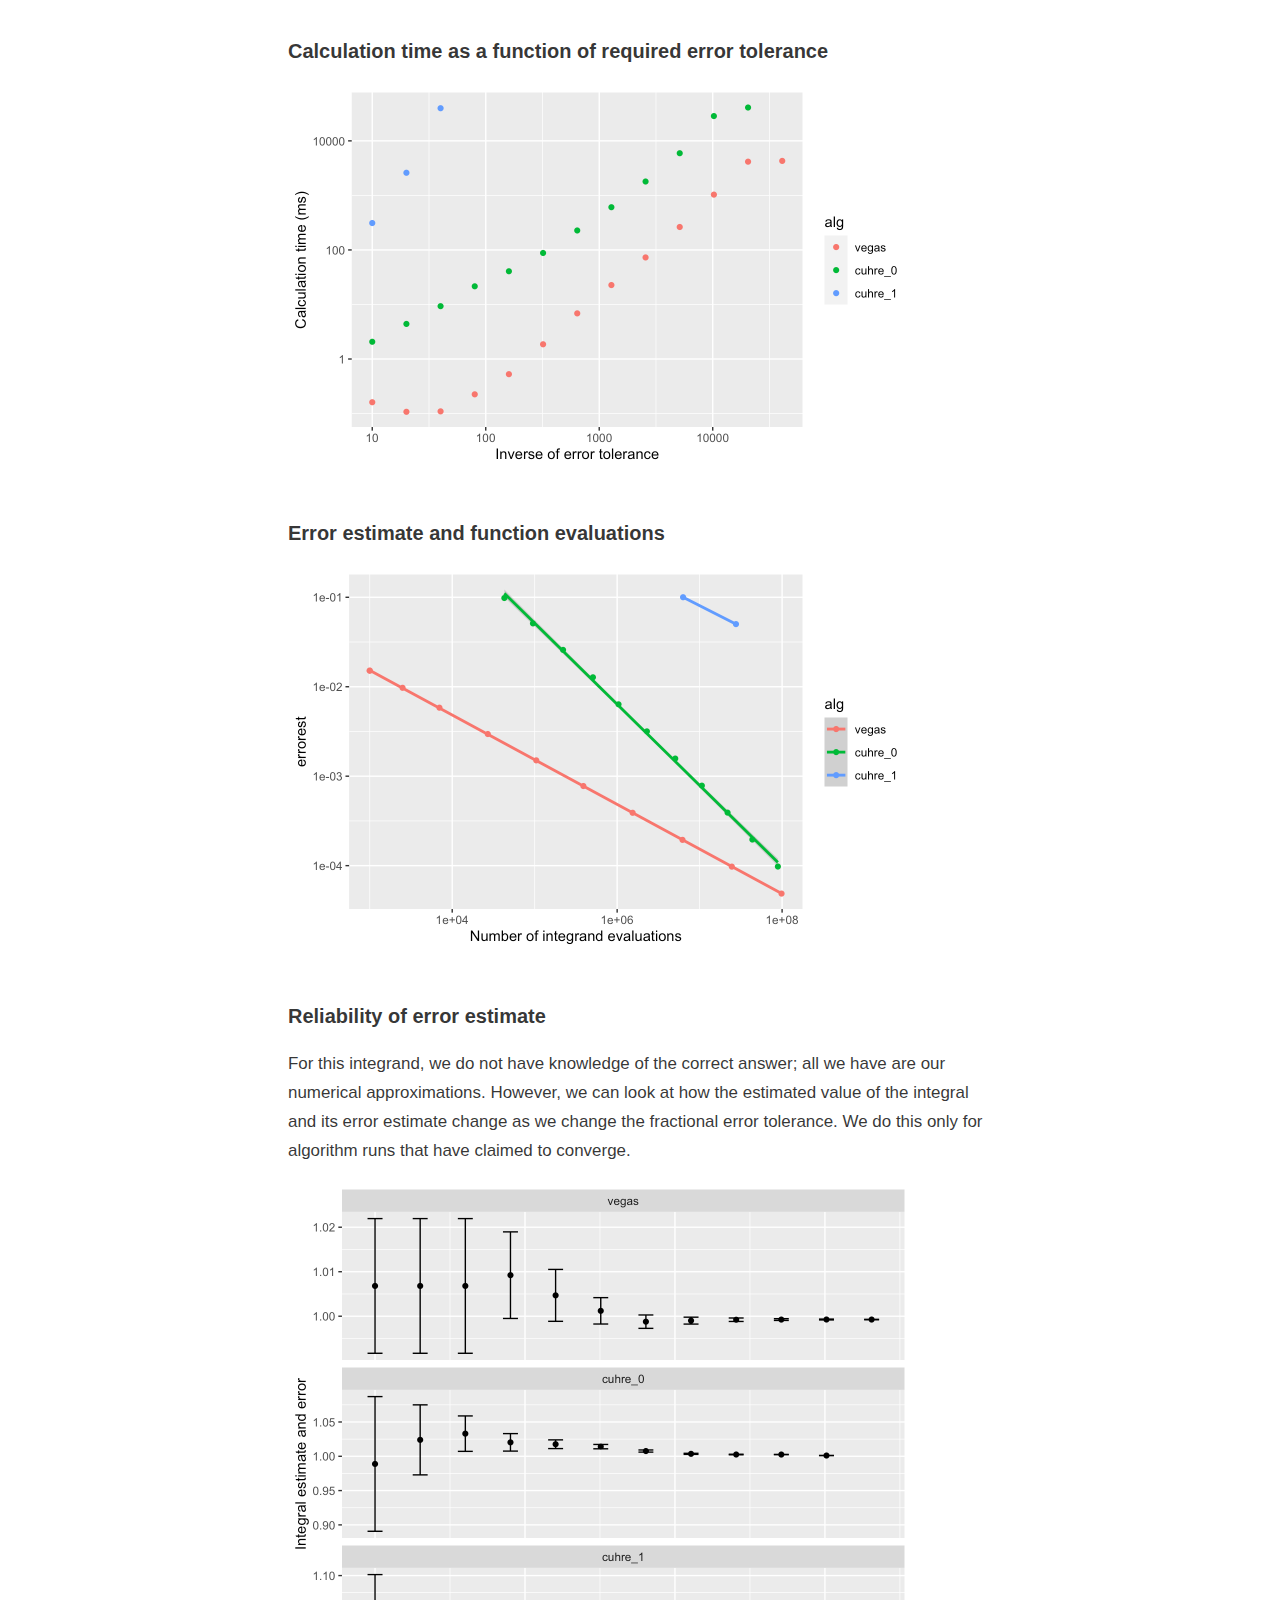
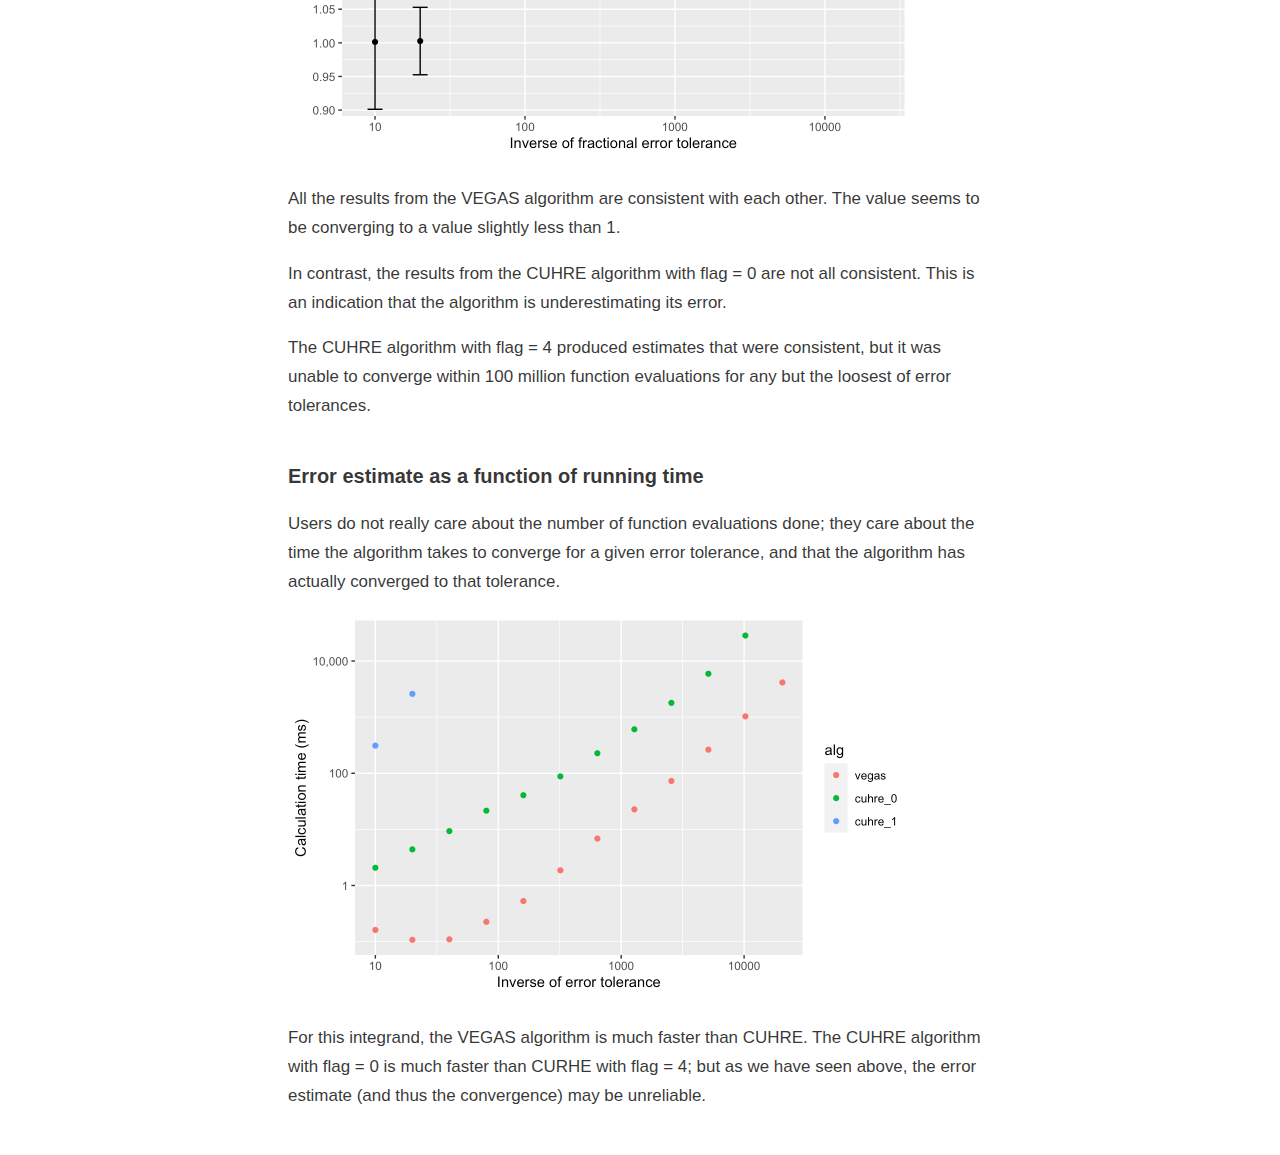
<file: docs/posts/2020-06-24-comparing-serial-vegas-and-cuhre-on-a-non-separable-integrand-part-2/index.html>
<!DOCTYPE html>

<html xmlns="http://www.w3.org/1999/xhtml" lang="" xml:lang="">

<head>
  <meta charset="utf-8"/>
  <meta name="viewport" content="width=device-width, initial-scale=1"/>
  <meta http-equiv="X-UA-Compatible" content="IE=Edge,chrome=1"/>
  <meta name="generator" content="distill" />

  <style type="text/css">
  /* Hide doc at startup (prevent jankiness while JS renders/transforms) */
  body {
    visibility: hidden;
  }
  </style>

 <!--radix_placeholder_import_source-->
 <!--/radix_placeholder_import_source-->

<style type="text/css">code{white-space: pre;}</style>
<style type="text/css" data-origin="pandoc">
pre > code.sourceCode { white-space: pre; position: relative; }
pre > code.sourceCode > span { display: inline-block; line-height: 1.25; }
pre > code.sourceCode > span:empty { height: 1.2em; }
code.sourceCode > span { color: inherit; text-decoration: inherit; }
div.sourceCode { margin: 1em 0; }
pre.sourceCode { margin: 0; }
@media screen {
div.sourceCode { overflow: auto; }
}
@media print {
pre > code.sourceCode { white-space: pre-wrap; }
pre > code.sourceCode > span { text-indent: -5em; padding-left: 5em; }
}
pre.numberSource code
  { counter-reset: source-line 0; }
pre.numberSource code > span
  { position: relative; left: -4em; counter-increment: source-line; }
pre.numberSource code > span > a:first-child::before
  { content: counter(source-line);
    position: relative; left: -1em; text-align: right; vertical-align: baseline;
    border: none; display: inline-block;
    -webkit-touch-callout: none; -webkit-user-select: none;
    -khtml-user-select: none; -moz-user-select: none;
    -ms-user-select: none; user-select: none;
    padding: 0 4px; width: 4em;
    color: #aaaaaa;
  }
pre.numberSource { margin-left: 3em; border-left: 1px solid #aaaaaa;  padding-left: 4px; }
div.sourceCode
  {   }
@media screen {
pre > code.sourceCode > span > a:first-child::before { text-decoration: underline; }
}
code span.al { color: #ad0000; } /* Alert */
code span.an { color: #5e5e5e; } /* Annotation */
code span.at { color: #20794d; } /* Attribute */
code span.bn { color: #ad0000; } /* BaseN */
code span.bu { } /* BuiltIn */
code span.cf { color: #007ba5; } /* ControlFlow */
code span.ch { color: #20794d; } /* Char */
code span.cn { color: #8f5902; } /* Constant */
code span.co { color: #5e5e5e; } /* Comment */
code span.cv { color: #5e5e5e; font-style: italic; } /* CommentVar */
code span.do { color: #5e5e5e; font-style: italic; } /* Documentation */
code span.dt { color: #ad0000; } /* DataType */
code span.dv { color: #ad0000; } /* DecVal */
code span.er { color: #ad0000; } /* Error */
code span.ex { } /* Extension */
code span.fl { color: #ad0000; } /* Float */
code span.fu { color: #4758ab; } /* Function */
code span.im { } /* Import */
code span.in { color: #5e5e5e; } /* Information */
code span.kw { color: #007ba5; } /* Keyword */
code span.op { color: #5e5e5e; } /* Operator */
code span.ot { color: #007ba5; } /* Other */
code span.pp { color: #ad0000; } /* Preprocessor */
code span.sc { color: #20794d; } /* SpecialChar */
code span.ss { color: #20794d; } /* SpecialString */
code span.st { color: #20794d; } /* String */
code span.va { color: #111111; } /* Variable */
code span.vs { color: #20794d; } /* VerbatimString */
code span.wa { color: #5e5e5e; font-style: italic; } /* Warning */
</style>

  <!--radix_placeholder_meta_tags-->
<title>GPU Integration Notes: Comparing Serial VEGAS and CUHRE on a non-separable integrand, part 2</title>

<meta property="description" itemprop="description" content="This document continues the comparison of the speed of the serial VEGAS and CUHRE&#10;algorithms, as implemented in the CUBA (http://www.feynarts.de/cuba/) library,&#10;and wrapped by `cubacpp` (https://bitbucket.org/mpaterno/cubacpp), on a&#10;non-separable integrand.&#10;&#10;Note this was updated on 2020-12-13."/>


<!--  https://schema.org/Article -->
<meta property="article:published" itemprop="datePublished" content="2020-06-24"/>
<meta property="article:created" itemprop="dateCreated" content="2020-06-24"/>
<meta name="article:author" content="Marc Paterno"/>

<!--  https://developers.facebook.com/docs/sharing/webmasters#markup -->
<meta property="og:title" content="GPU Integration Notes: Comparing Serial VEGAS and CUHRE on a non-separable integrand, part 2"/>
<meta property="og:type" content="article"/>
<meta property="og:description" content="This document continues the comparison of the speed of the serial VEGAS and CUHRE&#10;algorithms, as implemented in the CUBA (http://www.feynarts.de/cuba/) library,&#10;and wrapped by `cubacpp` (https://bitbucket.org/mpaterno/cubacpp), on a&#10;non-separable integrand.&#10;&#10;Note this was updated on 2020-12-13."/>
<meta property="og:locale" content="en_US"/>
<meta property="og:site_name" content="GPU Integration Notes"/>

<!--  https://dev.twitter.com/cards/types/summary -->
<meta property="twitter:card" content="summary"/>
<meta property="twitter:title" content="GPU Integration Notes: Comparing Serial VEGAS and CUHRE on a non-separable integrand, part 2"/>
<meta property="twitter:description" content="This document continues the comparison of the speed of the serial VEGAS and CUHRE&#10;algorithms, as implemented in the CUBA (http://www.feynarts.de/cuba/) library,&#10;and wrapped by `cubacpp` (https://bitbucket.org/mpaterno/cubacpp), on a&#10;non-separable integrand.&#10;&#10;Note this was updated on 2020-12-13."/>

<!--/radix_placeholder_meta_tags-->
  <!--radix_placeholder_rmarkdown_metadata-->

<script type="text/json" id="radix-rmarkdown-metadata">
{"type":"list","attributes":{"names":{"type":"character","attributes":{},"value":["title","description","author","date","output"]}},"value":[{"type":"character","attributes":{},"value":["Comparing Serial VEGAS and CUHRE on a non-separable integrand, part 2"]},{"type":"character","attributes":{},"value":["This document continues the comparison of the speed of the serial VEGAS and CUHRE\nalgorithms, as implemented in the CUBA (http://www.feynarts.de/cuba/) library,\nand wrapped by `cubacpp` (https://bitbucket.org/mpaterno/cubacpp), on a\nnon-separable integrand.\n\nNote this was updated on 2020-12-13."]},{"type":"list","attributes":{},"value":[{"type":"list","attributes":{"names":{"type":"character","attributes":{},"value":["name","url"]}},"value":[{"type":"character","attributes":{},"value":["Marc Paterno"]},{"type":"character","attributes":{},"value":["https://github.com/marcpaterno"]}]}]},{"type":"character","attributes":{},"value":["06-24-2020"]},{"type":"list","attributes":{"names":{"type":"character","attributes":{},"value":["distill::distill_article"]}},"value":[{"type":"list","attributes":{"names":{"type":"character","attributes":{},"value":["self_contained"]}},"value":[{"type":"logical","attributes":{},"value":[false]}]}]}]}
</script>
<!--/radix_placeholder_rmarkdown_metadata-->
  
  <script type="text/json" id="radix-resource-manifest">
  {"type":"character","attributes":{},"value":["comparing-serial-vegas-and-cuhre-on-a-non-separable-integrand-part-2_files/anchor-4.2.2/anchor.min.js","comparing-serial-vegas-and-cuhre-on-a-non-separable-integrand-part-2_files/bowser-1.9.3/bowser.min.js","comparing-serial-vegas-and-cuhre-on-a-non-separable-integrand-part-2_files/distill-2.2.21/template.v2.js","comparing-serial-vegas-and-cuhre-on-a-non-separable-integrand-part-2_files/figure-html5/unnamed-chunk-3-1.png","comparing-serial-vegas-and-cuhre-on-a-non-separable-integrand-part-2_files/figure-html5/unnamed-chunk-4-1.png","comparing-serial-vegas-and-cuhre-on-a-non-separable-integrand-part-2_files/figure-html5/unnamed-chunk-5-1.png","comparing-serial-vegas-and-cuhre-on-a-non-separable-integrand-part-2_files/figure-html5/unnamed-chunk-6-1.png","comparing-serial-vegas-and-cuhre-on-a-non-separable-integrand-part-2_files/figure-html5/unnamed-chunk-7-1.png","comparing-serial-vegas-and-cuhre-on-a-non-separable-integrand-part-2_files/header-attrs-2.5/header-attrs.js","comparing-serial-vegas-and-cuhre-on-a-non-separable-integrand-part-2_files/jquery-1.11.3/jquery.min.js","comparing-serial-vegas-and-cuhre-on-a-non-separable-integrand-part-2_files/pagedtable-1.1/css/pagedtable.css","comparing-serial-vegas-and-cuhre-on-a-non-separable-integrand-part-2_files/pagedtable-1.1/js/pagedtable.js","comparing-serial-vegas-and-cuhre-on-a-non-separable-integrand-part-2_files/webcomponents-2.0.0/webcomponents.js","genz1abs_5d_vegas_cuhre_comparison.tsv.xz"]}
  </script>
  <!--radix_placeholder_navigation_in_header-->
<meta name="distill:offset" content="../.."/>

<script type="application/javascript">

  window.headroom_prevent_pin = false;

  window.document.addEventListener("DOMContentLoaded", function (event) {

    // initialize headroom for banner
    var header = $('header').get(0);
    var headerHeight = header.offsetHeight;
    var headroom = new Headroom(header, {
      tolerance: 5,
      onPin : function() {
        if (window.headroom_prevent_pin) {
          window.headroom_prevent_pin = false;
          headroom.unpin();
        }
      }
    });
    headroom.init();
    if(window.location.hash)
      headroom.unpin();
    $(header).addClass('headroom--transition');

    // offset scroll location for banner on hash change
    // (see: https://github.com/WickyNilliams/headroom.js/issues/38)
    window.addEventListener("hashchange", function(event) {
      window.scrollTo(0, window.pageYOffset - (headerHeight + 25));
    });

    // responsive menu
    $('.distill-site-header').each(function(i, val) {
      var topnav = $(this);
      var toggle = topnav.find('.nav-toggle');
      toggle.on('click', function() {
        topnav.toggleClass('responsive');
      });
    });

    // nav dropdowns
    $('.nav-dropbtn').click(function(e) {
      $(this).next('.nav-dropdown-content').toggleClass('nav-dropdown-active');
      $(this).parent().siblings('.nav-dropdown')
         .children('.nav-dropdown-content').removeClass('nav-dropdown-active');
    });
    $("body").click(function(e){
      $('.nav-dropdown-content').removeClass('nav-dropdown-active');
    });
    $(".nav-dropdown").click(function(e){
      e.stopPropagation();
    });
  });
</script>

<style type="text/css">

/* Theme (user-documented overrideables for nav appearance) */

.distill-site-nav {
  color: rgba(255, 255, 255, 0.8);
  background-color: #0F2E3D;
  font-size: 15px;
  font-weight: 300;
}

.distill-site-nav a {
  color: inherit;
  text-decoration: none;
}

.distill-site-nav a:hover {
  color: white;
}

@media print {
  .distill-site-nav {
    display: none;
  }
}

.distill-site-header {

}

.distill-site-footer {

}


/* Site Header */

.distill-site-header {
  width: 100%;
  box-sizing: border-box;
  z-index: 3;
}

.distill-site-header .nav-left {
  display: inline-block;
  margin-left: 8px;
}

@media screen and (max-width: 768px) {
  .distill-site-header .nav-left {
    margin-left: 0;
  }
}


.distill-site-header .nav-right {
  float: right;
  margin-right: 8px;
}

.distill-site-header a,
.distill-site-header .title {
  display: inline-block;
  text-align: center;
  padding: 14px 10px 14px 10px;
}

.distill-site-header .title {
  font-size: 18px;
  min-width: 150px;
}

.distill-site-header .logo {
  padding: 0;
}

.distill-site-header .logo img {
  display: none;
  max-height: 20px;
  width: auto;
  margin-bottom: -4px;
}

.distill-site-header .nav-image img {
  max-height: 18px;
  width: auto;
  display: inline-block;
  margin-bottom: -3px;
}



@media screen and (min-width: 1000px) {
  .distill-site-header .logo img {
    display: inline-block;
  }
  .distill-site-header .nav-left {
    margin-left: 20px;
  }
  .distill-site-header .nav-right {
    margin-right: 20px;
  }
  .distill-site-header .title {
    padding-left: 12px;
  }
}


.distill-site-header .nav-toggle {
  display: none;
}

.nav-dropdown {
  display: inline-block;
  position: relative;
}

.nav-dropdown .nav-dropbtn {
  border: none;
  outline: none;
  color: rgba(255, 255, 255, 0.8);
  padding: 16px 10px;
  background-color: transparent;
  font-family: inherit;
  font-size: inherit;
  font-weight: inherit;
  margin: 0;
  margin-top: 1px;
  z-index: 2;
}

.nav-dropdown-content {
  display: none;
  position: absolute;
  background-color: white;
  min-width: 200px;
  border: 1px solid rgba(0,0,0,0.15);
  border-radius: 4px;
  box-shadow: 0px 8px 16px 0px rgba(0,0,0,0.1);
  z-index: 1;
  margin-top: 2px;
  white-space: nowrap;
  padding-top: 4px;
  padding-bottom: 4px;
}

.nav-dropdown-content hr {
  margin-top: 4px;
  margin-bottom: 4px;
  border: none;
  border-bottom: 1px solid rgba(0, 0, 0, 0.1);
}

.nav-dropdown-active {
  display: block;
}

.nav-dropdown-content a, .nav-dropdown-content .nav-dropdown-header {
  color: black;
  padding: 6px 24px;
  text-decoration: none;
  display: block;
  text-align: left;
}

.nav-dropdown-content .nav-dropdown-header {
  display: block;
  padding: 5px 24px;
  padding-bottom: 0;
  text-transform: uppercase;
  font-size: 14px;
  color: #999999;
  white-space: nowrap;
}

.nav-dropdown:hover .nav-dropbtn {
  color: white;
}

.nav-dropdown-content a:hover {
  background-color: #ddd;
  color: black;
}

.nav-right .nav-dropdown-content {
  margin-left: -45%;
  right: 0;
}

@media screen and (max-width: 768px) {
  .distill-site-header a, .distill-site-header .nav-dropdown  {display: none;}
  .distill-site-header a.nav-toggle {
    float: right;
    display: block;
  }
  .distill-site-header .title {
    margin-left: 0;
  }
  .distill-site-header .nav-right {
    margin-right: 0;
  }
  .distill-site-header {
    overflow: hidden;
  }
  .nav-right .nav-dropdown-content {
    margin-left: 0;
  }
}


@media screen and (max-width: 768px) {
  .distill-site-header.responsive {position: relative; min-height: 500px; }
  .distill-site-header.responsive a.nav-toggle {
    position: absolute;
    right: 0;
    top: 0;
  }
  .distill-site-header.responsive a,
  .distill-site-header.responsive .nav-dropdown {
    display: block;
    text-align: left;
  }
  .distill-site-header.responsive .nav-left,
  .distill-site-header.responsive .nav-right {
    width: 100%;
  }
  .distill-site-header.responsive .nav-dropdown {float: none;}
  .distill-site-header.responsive .nav-dropdown-content {position: relative;}
  .distill-site-header.responsive .nav-dropdown .nav-dropbtn {
    display: block;
    width: 100%;
    text-align: left;
  }
}

/* Site Footer */

.distill-site-footer {
  width: 100%;
  overflow: hidden;
  box-sizing: border-box;
  z-index: 3;
  margin-top: 30px;
  padding-top: 30px;
  padding-bottom: 30px;
  text-align: center;
}

/* Headroom */

d-title {
  padding-top: 6rem;
}

@media print {
  d-title {
    padding-top: 4rem;
  }
}

.headroom {
  z-index: 1000;
  position: fixed;
  top: 0;
  left: 0;
  right: 0;
}

.headroom--transition {
  transition: all .4s ease-in-out;
}

.headroom--unpinned {
  top: -100px;
}

.headroom--pinned {
  top: 0;
}

</style>

<link href="../../site_libs/font-awesome-5.1.0/css/all.css" rel="stylesheet"/>
<link href="../../site_libs/font-awesome-5.1.0/css/v4-shims.css" rel="stylesheet"/>
<script src="../../site_libs/headroom-0.9.4/headroom.min.js"></script>
<script src="../../site_libs/autocomplete-0.37.1/autocomplete.min.js"></script>
<script src="../../site_libs/fuse-6.4.1/fuse.min.js"></script>

<script type="application/javascript">

function getMeta(metaName) {
  var metas = document.getElementsByTagName('meta');
  for (let i = 0; i < metas.length; i++) {
    if (metas[i].getAttribute('name') === metaName) {
      return metas[i].getAttribute('content');
    }
  }
  return '';
}

function offsetURL(url) {
  var offset = getMeta('distill:offset');
  return offset ? offset + '/' + url : url;
}

function createFuseIndex() {

  // create fuse index
  var options = {
    keys: [
      { name: 'title', weight: 20 },
      { name: 'categories', weight: 15 },
      { name: 'description', weight: 10 },
      { name: 'contents', weight: 5 },
    ],
    ignoreLocation: true,
    threshold: 0
  };
  var fuse = new window.Fuse([], options);

  // fetch the main search.json
  return fetch(offsetURL('search.json'))
    .then(function(response) {
      if (response.status == 200) {
        return response.json().then(function(json) {
          // index main articles
          json.articles.forEach(function(article) {
            fuse.add(article);
          });
          // download collections and index their articles
          return Promise.all(json.collections.map(function(collection) {
            return fetch(offsetURL(collection)).then(function(response) {
              if (response.status === 200) {
                return response.json().then(function(articles) {
                  articles.forEach(function(article) {
                    fuse.add(article);
                  });
                })
              } else {
                return Promise.reject(
                  new Error('Unexpected status from search index request: ' +
                            response.status)
                );
              }
            });
          })).then(function() {
            return fuse;
          });
        });

      } else {
        return Promise.reject(
          new Error('Unexpected status from search index request: ' +
                      response.status)
        );
      }
    });
}

window.document.addEventListener("DOMContentLoaded", function (event) {

  // get search element (bail if we don't have one)
  var searchEl = window.document.getElementById('distill-search');
  if (!searchEl)
    return;

  createFuseIndex()
    .then(function(fuse) {

      // make search box visible
      searchEl.classList.remove('hidden');

      // initialize autocomplete
      var options = {
        autoselect: true,
        hint: false,
        minLength: 2,
      };
      window.autocomplete(searchEl, options, [{
        source: function(query, callback) {
          const searchOptions = {
            isCaseSensitive: false,
            shouldSort: true,
            minMatchCharLength: 2,
            limit: 10,
          };
          var results = fuse.search(query, searchOptions);
          callback(results
            .map(function(result) { return result.item; })
            .filter(function(item) { return !!item.description; })
          );
        },
        templates: {
          suggestion: function(suggestion) {
            var html = `
              <div class="search-item">
                <h3>${suggestion.title}</h3>
                <div class="search-item-description">
                  ${suggestion.description}
                </div>
                <div class="search-item-preview">
                  <img src="${suggestion.preview ? offsetURL(suggestion.preview) : ''}"</img>
                </div>
              </div>
            `;
            return html;
          }
        }
      }]).on('autocomplete:selected', function(event, suggestion) {
        window.location.href = offsetURL(suggestion.path);
      });
      // remove inline display style on autocompleter (we want to
      // manage responsive display via css)
      $('.algolia-autocomplete').css("display", "");
    })
    .catch(function(error) {
      console.log(error);
    });

});

</script>

<style type="text/css">

/* Algolioa Autocomplete */

.algolia-autocomplete {
  display: inline-block;
  margin-left: 10px;
  vertical-align: sub;
  background-color: white;
  color: black;
  padding: 6px;
  padding-top: 8px;
  padding-bottom: 0;
  border-radius: 6px;
  border: 1px #0F2E3D solid;
  width: 180px;
}


@media screen and (max-width: 768px) {
  .distill-site-nav .algolia-autocomplete {
    display: none;
    visibility: hidden;
  }
  .distill-site-nav.responsive .algolia-autocomplete {
    display: inline-block;
    visibility: visible;
  }
  .distill-site-nav.responsive .algolia-autocomplete .aa-dropdown-menu {
    margin-left: 0;
    width: 400px;
    max-height: 400px;
  }
}

.algolia-autocomplete .aa-input, .algolia-autocomplete .aa-hint {
  width: 90%;
  outline: none;
  border: none;
}

.algolia-autocomplete .aa-hint {
  color: #999;
}
.algolia-autocomplete .aa-dropdown-menu {
  width: 550px;
  max-height: 70vh;
  overflow-x: visible;
  overflow-y: scroll;
  padding: 5px;
  margin-top: 3px;
  margin-left: -150px;
  background-color: #fff;
  border-radius: 5px;
  border: 1px solid #999;
  border-top: none;
}

.algolia-autocomplete .aa-dropdown-menu .aa-suggestion {
  cursor: pointer;
  padding: 5px 4px;
  border-bottom: 1px solid #eee;
}

.algolia-autocomplete .aa-dropdown-menu .aa-suggestion:last-of-type {
  border-bottom: none;
  margin-bottom: 2px;
}

.algolia-autocomplete .aa-dropdown-menu .aa-suggestion .search-item {
  overflow: hidden;
  font-size: 0.8em;
  line-height: 1.4em;
}

.algolia-autocomplete .aa-dropdown-menu .aa-suggestion .search-item h3 {
  margin-block-start: 0;
  margin-block-end: 5px;
}

.algolia-autocomplete .aa-dropdown-menu .aa-suggestion .search-item-description {
  display: inline-block;
  overflow: hidden;
  height: 2.8em;
  width: 80%;
  margin-right: 4%;
}

.algolia-autocomplete .aa-dropdown-menu .aa-suggestion .search-item-preview {
  display: inline-block;
  width: 15%;
}

.algolia-autocomplete .aa-dropdown-menu .aa-suggestion .search-item-preview img {
  height: 3em;
  width: auto;
  display: none;
}

.algolia-autocomplete .aa-dropdown-menu .aa-suggestion .search-item-preview img[src] {
  display: initial;
}

.algolia-autocomplete .aa-dropdown-menu .aa-suggestion.aa-cursor {
  background-color: #eee;
}
.algolia-autocomplete .aa-dropdown-menu .aa-suggestion em {
  font-weight: bold;
  font-style: normal;
}

</style>


<!--/radix_placeholder_navigation_in_header-->
  <!--radix_placeholder_distill-->

<style type="text/css">

body {
  background-color: white;
}

.pandoc-table {
  width: 100%;
}

.pandoc-table>caption {
  margin-bottom: 10px;
}

.pandoc-table th:not([align]) {
  text-align: left;
}

.pagedtable-footer {
  font-size: 15px;
}

d-byline .byline {
  grid-template-columns: 2fr 2fr;
}

d-byline .byline h3 {
  margin-block-start: 1.5em;
}

d-byline .byline .authors-affiliations h3 {
  margin-block-start: 0.5em;
}

.authors-affiliations .orcid-id {
  width: 16px;
  height:16px;
  margin-left: 4px;
  margin-right: 4px;
  vertical-align: middle;
  padding-bottom: 2px;
}

d-title .dt-tags {
  margin-top: 1em;
  grid-column: text;
}

.dt-tags .dt-tag {
  text-decoration: none;
  display: inline-block;
  color: rgba(0,0,0,0.6);
  padding: 0em 0.4em;
  margin-right: 0.5em;
  margin-bottom: 0.4em;
  font-size: 70%;
  border: 1px solid rgba(0,0,0,0.2);
  border-radius: 3px;
  text-transform: uppercase;
  font-weight: 500;
}

d-article table.gt_table td,
d-article table.gt_table th {
  border-bottom: none;
}

.html-widget {
  margin-bottom: 2.0em;
}

.l-screen-inset {
  padding-right: 16px;
}

.l-screen .caption {
  margin-left: 10px;
}

.shaded {
  background: rgb(247, 247, 247);
  padding-top: 20px;
  padding-bottom: 20px;
  border-top: 1px solid rgba(0, 0, 0, 0.1);
  border-bottom: 1px solid rgba(0, 0, 0, 0.1);
}

.shaded .html-widget {
  margin-bottom: 0;
  border: 1px solid rgba(0, 0, 0, 0.1);
}

.shaded .shaded-content {
  background: white;
}

.text-output {
  margin-top: 0;
  line-height: 1.5em;
}

.hidden {
  display: none !important;
}

d-article {
  padding-top: 2.5rem;
  padding-bottom: 30px;
}

d-appendix {
  padding-top: 30px;
}

d-article>p>img {
  width: 100%;
}

d-article h2 {
  margin: 1rem 0 1.5rem 0;
}

d-article h3 {
  margin-top: 1.5rem;
}

d-article iframe {
  border: 1px solid rgba(0, 0, 0, 0.1);
  margin-bottom: 2.0em;
  width: 100%;
}

/* Tweak code blocks */

d-article div.sourceCode code,
d-article pre code {
  font-family: Consolas, Monaco, 'Andale Mono', 'Ubuntu Mono', monospace;
}

d-article pre,
d-article div.sourceCode,
d-article div.sourceCode pre {
  overflow: auto;
}

d-article div.sourceCode {
  background-color: white;
}

d-article div.sourceCode pre {
  padding-left: 10px;
  font-size: 12px;
  border-left: 2px solid rgba(0,0,0,0.1);
}

d-article pre {
  font-size: 12px;
  color: black;
  background: none;
  margin-top: 0;
  text-align: left;
  white-space: pre;
  word-spacing: normal;
  word-break: normal;
  word-wrap: normal;
  line-height: 1.5;

  -moz-tab-size: 4;
  -o-tab-size: 4;
  tab-size: 4;

  -webkit-hyphens: none;
  -moz-hyphens: none;
  -ms-hyphens: none;
  hyphens: none;
}

d-article pre a {
  border-bottom: none;
}

d-article pre a:hover {
  border-bottom: none;
  text-decoration: underline;
}

@media(min-width: 768px) {

d-article pre,
d-article div.sourceCode,
d-article div.sourceCode pre {
  overflow: visible !important;
}

d-article div.sourceCode pre {
  padding-left: 18px;
  font-size: 14px;
}

d-article pre {
  font-size: 14px;
}

}

figure img.external {
  background: white;
  border: 1px solid rgba(0, 0, 0, 0.1);
  box-shadow: 0 1px 8px rgba(0, 0, 0, 0.1);
  padding: 18px;
  box-sizing: border-box;
}

/* CSS for d-contents */

.d-contents {
  grid-column: text;
  color: rgba(0,0,0,0.8);
  font-size: 0.9em;
  padding-bottom: 1em;
  margin-bottom: 1em;
  padding-bottom: 0.5em;
  margin-bottom: 1em;
  padding-left: 0.25em;
  justify-self: start;
}

@media(min-width: 1000px) {
  .d-contents.d-contents-float {
    height: 0;
    grid-column-start: 1;
    grid-column-end: 4;
    justify-self: center;
    padding-right: 3em;
    padding-left: 2em;
  }
}

.d-contents nav h3 {
  font-size: 18px;
  margin-top: 0;
  margin-bottom: 1em;
}

.d-contents li {
  list-style-type: none
}

.d-contents nav > ul {
  padding-left: 0;
}

.d-contents ul {
  padding-left: 1em
}

.d-contents nav ul li {
  margin-top: 0.6em;
  margin-bottom: 0.2em;
}

.d-contents nav a {
  font-size: 13px;
  border-bottom: none;
  text-decoration: none
  color: rgba(0, 0, 0, 0.8);
}

.d-contents nav a:hover {
  text-decoration: underline solid rgba(0, 0, 0, 0.6)
}

.d-contents nav > ul > li > a {
  font-weight: 600;
}

.d-contents nav > ul > li > ul {
  font-weight: inherit;
}

.d-contents nav > ul > li > ul > li {
  margin-top: 0.2em;
}


.d-contents nav ul {
  margin-top: 0;
  margin-bottom: 0.25em;
}

.d-article-with-toc h2:nth-child(2) {
  margin-top: 0;
}


/* Figure */

.figure {
  position: relative;
  margin-bottom: 2.5em;
  margin-top: 1.5em;
}

.figure img {
  width: 100%;
}

.figure .caption {
  color: rgba(0, 0, 0, 0.6);
  font-size: 12px;
  line-height: 1.5em;
}

.figure img.external {
  background: white;
  border: 1px solid rgba(0, 0, 0, 0.1);
  box-shadow: 0 1px 8px rgba(0, 0, 0, 0.1);
  padding: 18px;
  box-sizing: border-box;
}

.figure .caption a {
  color: rgba(0, 0, 0, 0.6);
}

.figure .caption b,
.figure .caption strong, {
  font-weight: 600;
  color: rgba(0, 0, 0, 1.0);
}

/* Citations */

d-article .citation {
  color: inherit;
  cursor: inherit;
}

div.hanging-indent{
  margin-left: 1em; text-indent: -1em;
}


/* Tweak 1000px media break to show more text */

@media(min-width: 1000px) {
  .base-grid,
  distill-header,
  d-title,
  d-abstract,
  d-article,
  d-appendix,
  distill-appendix,
  d-byline,
  d-footnote-list,
  d-citation-list,
  distill-footer {
    grid-template-columns: [screen-start] 1fr [page-start kicker-start] 80px [middle-start] 50px [text-start kicker-end] 65px 65px 65px 65px 65px 65px 65px 65px [text-end gutter-start] 65px [middle-end] 65px [page-end gutter-end] 1fr [screen-end];
    grid-column-gap: 16px;
  }

  .grid {
    grid-column-gap: 16px;
  }

  d-article {
    font-size: 1.06rem;
    line-height: 1.7em;
  }
  figure .caption, .figure .caption, figure figcaption {
    font-size: 13px;
  }
}

@media(min-width: 1180px) {
  .base-grid,
  distill-header,
  d-title,
  d-abstract,
  d-article,
  d-appendix,
  distill-appendix,
  d-byline,
  d-footnote-list,
  d-citation-list,
  distill-footer {
    grid-template-columns: [screen-start] 1fr [page-start kicker-start] 60px [middle-start] 60px [text-start kicker-end] 60px 60px 60px 60px 60px 60px 60px 60px [text-end gutter-start] 60px [middle-end] 60px [page-end gutter-end] 1fr [screen-end];
    grid-column-gap: 32px;
  }

  .grid {
    grid-column-gap: 32px;
  }
}


/* Get the citation styles for the appendix (not auto-injected on render since
   we do our own rendering of the citation appendix) */

d-appendix .citation-appendix,
.d-appendix .citation-appendix {
  font-size: 11px;
  line-height: 15px;
  border-left: 1px solid rgba(0, 0, 0, 0.1);
  padding-left: 18px;
  border: 1px solid rgba(0,0,0,0.1);
  background: rgba(0, 0, 0, 0.02);
  padding: 10px 18px;
  border-radius: 3px;
  color: rgba(150, 150, 150, 1);
  overflow: hidden;
  margin-top: -12px;
  white-space: pre-wrap;
  word-wrap: break-word;
}

/* Include appendix styles here so they can be overridden */

d-appendix {
  contain: layout style;
  font-size: 0.8em;
  line-height: 1.7em;
  margin-top: 60px;
  margin-bottom: 0;
  border-top: 1px solid rgba(0, 0, 0, 0.1);
  color: rgba(0,0,0,0.5);
  padding-top: 60px;
  padding-bottom: 48px;
}

d-appendix h3 {
  grid-column: page-start / text-start;
  font-size: 15px;
  font-weight: 500;
  margin-top: 1em;
  margin-bottom: 0;
  color: rgba(0,0,0,0.65);
}

d-appendix h3 + * {
  margin-top: 1em;
}

d-appendix ol {
  padding: 0 0 0 15px;
}

@media (min-width: 768px) {
  d-appendix ol {
    padding: 0 0 0 30px;
    margin-left: -30px;
  }
}

d-appendix li {
  margin-bottom: 1em;
}

d-appendix a {
  color: rgba(0, 0, 0, 0.6);
}

d-appendix > * {
  grid-column: text;
}

d-appendix > d-footnote-list,
d-appendix > d-citation-list,
d-appendix > distill-appendix {
  grid-column: screen;
}

/* Include footnote styles here so they can be overridden */

d-footnote-list {
  contain: layout style;
}

d-footnote-list > * {
  grid-column: text;
}

d-footnote-list a.footnote-backlink {
  color: rgba(0,0,0,0.3);
  padding-left: 0.5em;
}



/* Anchor.js */

.anchorjs-link {
  /*transition: all .25s linear; */
  text-decoration: none;
  border-bottom: none;
}
*:hover > .anchorjs-link {
  margin-left: -1.125em !important;
  text-decoration: none;
  border-bottom: none;
}

/* Social footer */

.social_footer {
  margin-top: 30px;
  margin-bottom: 0;
  color: rgba(0,0,0,0.67);
}

.disqus-comments {
  margin-right: 30px;
}

.disqus-comment-count {
  border-bottom: 1px solid rgba(0, 0, 0, 0.4);
  cursor: pointer;
}

#disqus_thread {
  margin-top: 30px;
}

.article-sharing a {
  border-bottom: none;
  margin-right: 8px;
}

.article-sharing a:hover {
  border-bottom: none;
}

.sidebar-section.subscribe {
  font-size: 12px;
  line-height: 1.6em;
}

.subscribe p {
  margin-bottom: 0.5em;
}


.article-footer .subscribe {
  font-size: 15px;
  margin-top: 45px;
}


.sidebar-section.custom {
  font-size: 12px;
  line-height: 1.6em;
}

.custom p {
  margin-bottom: 0.5em;
}

/* Styles for listing layout (hide title) */
.layout-listing d-title, .layout-listing .d-title {
  display: none;
}

/* Styles for posts lists (not auto-injected) */


.posts-with-sidebar {
  padding-left: 45px;
  padding-right: 45px;
}

.posts-list .description h2,
.posts-list .description p {
  font-family: -apple-system, BlinkMacSystemFont, "Segoe UI", Roboto, Oxygen, Ubuntu, Cantarell, "Fira Sans", "Droid Sans", "Helvetica Neue", Arial, sans-serif;
}

.posts-list .description h2 {
  font-weight: 700;
  border-bottom: none;
  padding-bottom: 0;
}

.posts-list h2.post-tag {
  border-bottom: 1px solid rgba(0, 0, 0, 0.2);
  padding-bottom: 12px;
}
.posts-list {
  margin-top: 60px;
  margin-bottom: 24px;
}

.posts-list .post-preview {
  text-decoration: none;
  overflow: hidden;
  display: block;
  border-bottom: 1px solid rgba(0, 0, 0, 0.1);
  padding: 24px 0;
}

.post-preview-last {
  border-bottom: none !important;
}

.posts-list .posts-list-caption {
  grid-column: screen;
  font-weight: 400;
}

.posts-list .post-preview h2 {
  margin: 0 0 6px 0;
  line-height: 1.2em;
  font-style: normal;
  font-size: 24px;
}

.posts-list .post-preview p {
  margin: 0 0 12px 0;
  line-height: 1.4em;
  font-size: 16px;
}

.posts-list .post-preview .thumbnail {
  box-sizing: border-box;
  margin-bottom: 24px;
  position: relative;
  max-width: 500px;
}
.posts-list .post-preview img {
  width: 100%;
  display: block;
}

.posts-list .metadata {
  font-size: 12px;
  line-height: 1.4em;
  margin-bottom: 18px;
}

.posts-list .metadata > * {
  display: inline-block;
}

.posts-list .metadata .publishedDate {
  margin-right: 2em;
}

.posts-list .metadata .dt-authors {
  display: block;
  margin-top: 0.3em;
  margin-right: 2em;
}

.posts-list .dt-tags {
  display: block;
  line-height: 1em;
}

.posts-list .dt-tags .dt-tag {
  display: inline-block;
  color: rgba(0,0,0,0.6);
  padding: 0.3em 0.4em;
  margin-right: 0.2em;
  margin-bottom: 0.4em;
  font-size: 60%;
  border: 1px solid rgba(0,0,0,0.2);
  border-radius: 3px;
  text-transform: uppercase;
  font-weight: 500;
}

.posts-list img {
  opacity: 1;
}

.posts-list img[data-src] {
  opacity: 0;
}

.posts-more {
  clear: both;
}


.posts-sidebar {
  font-size: 16px;
}

.posts-sidebar h3 {
  font-size: 16px;
  margin-top: 0;
  margin-bottom: 0.5em;
  font-weight: 400;
  text-transform: uppercase;
}

.sidebar-section {
  margin-bottom: 30px;
}

.categories ul {
  list-style-type: none;
  margin: 0;
  padding: 0;
}

.categories li {
  color: rgba(0, 0, 0, 0.8);
  margin-bottom: 0;
}

.categories li>a {
  border-bottom: none;
}

.categories li>a:hover {
  border-bottom: 1px solid rgba(0, 0, 0, 0.4);
}

.categories .active {
  font-weight: 600;
}

.categories .category-count {
  color: rgba(0, 0, 0, 0.4);
}


@media(min-width: 768px) {
  .posts-list .post-preview h2 {
    font-size: 26px;
  }
  .posts-list .post-preview .thumbnail {
    float: right;
    width: 30%;
    margin-bottom: 0;
  }
  .posts-list .post-preview .description {
    float: left;
    width: 45%;
  }
  .posts-list .post-preview .metadata {
    float: left;
    width: 20%;
    margin-top: 8px;
  }
  .posts-list .post-preview p {
    margin: 0 0 12px 0;
    line-height: 1.5em;
    font-size: 16px;
  }
  .posts-with-sidebar .posts-list {
    float: left;
    width: 75%;
  }
  .posts-with-sidebar .posts-sidebar {
    float: right;
    width: 20%;
    margin-top: 60px;
    padding-top: 24px;
    padding-bottom: 24px;
  }
}


/* Improve display for browsers without grid (IE/Edge <= 15) */

.downlevel {
  line-height: 1.6em;
  font-family: -apple-system, BlinkMacSystemFont, "Segoe UI", Roboto, Oxygen, Ubuntu, Cantarell, "Fira Sans", "Droid Sans", "Helvetica Neue", Arial, sans-serif;
  margin: 0;
}

.downlevel .d-title {
  padding-top: 6rem;
  padding-bottom: 1.5rem;
}

.downlevel .d-title h1 {
  font-size: 50px;
  font-weight: 700;
  line-height: 1.1em;
  margin: 0 0 0.5rem;
}

.downlevel .d-title p {
  font-weight: 300;
  font-size: 1.2rem;
  line-height: 1.55em;
  margin-top: 0;
}

.downlevel .d-byline {
  padding-top: 0.8em;
  padding-bottom: 0.8em;
  font-size: 0.8rem;
  line-height: 1.8em;
}

.downlevel .section-separator {
  border: none;
  border-top: 1px solid rgba(0, 0, 0, 0.1);
}

.downlevel .d-article {
  font-size: 1.06rem;
  line-height: 1.7em;
  padding-top: 1rem;
  padding-bottom: 2rem;
}


.downlevel .d-appendix {
  padding-left: 0;
  padding-right: 0;
  max-width: none;
  font-size: 0.8em;
  line-height: 1.7em;
  margin-bottom: 0;
  color: rgba(0,0,0,0.5);
  padding-top: 40px;
  padding-bottom: 48px;
}

.downlevel .footnotes ol {
  padding-left: 13px;
}

.downlevel .base-grid,
.downlevel .distill-header,
.downlevel .d-title,
.downlevel .d-abstract,
.downlevel .d-article,
.downlevel .d-appendix,
.downlevel .distill-appendix,
.downlevel .d-byline,
.downlevel .d-footnote-list,
.downlevel .d-citation-list,
.downlevel .distill-footer,
.downlevel .appendix-bottom,
.downlevel .posts-container {
  padding-left: 40px;
  padding-right: 40px;
}

@media(min-width: 768px) {
  .downlevel .base-grid,
  .downlevel .distill-header,
  .downlevel .d-title,
  .downlevel .d-abstract,
  .downlevel .d-article,
  .downlevel .d-appendix,
  .downlevel .distill-appendix,
  .downlevel .d-byline,
  .downlevel .d-footnote-list,
  .downlevel .d-citation-list,
  .downlevel .distill-footer,
  .downlevel .appendix-bottom,
  .downlevel .posts-container {
  padding-left: 150px;
  padding-right: 150px;
  max-width: 900px;
}
}

.downlevel pre code {
  display: block;
  border-left: 2px solid rgba(0, 0, 0, .1);
  padding: 0 0 0 20px;
  font-size: 14px;
}

.downlevel code, .downlevel pre {
  color: black;
  background: none;
  font-family: Consolas, Monaco, 'Andale Mono', 'Ubuntu Mono', monospace;
  text-align: left;
  white-space: pre;
  word-spacing: normal;
  word-break: normal;
  word-wrap: normal;
  line-height: 1.5;

  -moz-tab-size: 4;
  -o-tab-size: 4;
  tab-size: 4;

  -webkit-hyphens: none;
  -moz-hyphens: none;
  -ms-hyphens: none;
  hyphens: none;
}

.downlevel .posts-list .post-preview {
  color: inherit;
}



</style>

<script type="application/javascript">

function is_downlevel_browser() {
  if (bowser.isUnsupportedBrowser({ msie: "12", msedge: "16"},
                                 window.navigator.userAgent)) {
    return true;
  } else {
    return window.load_distill_framework === undefined;
  }
}

// show body when load is complete
function on_load_complete() {

  // add anchors
  if (window.anchors) {
    window.anchors.options.placement = 'left';
    window.anchors.add('d-article > h2, d-article > h3, d-article > h4, d-article > h5');
  }


  // set body to visible
  document.body.style.visibility = 'visible';

  // force redraw for leaflet widgets
  if (window.HTMLWidgets) {
    var maps = window.HTMLWidgets.findAll(".leaflet");
    $.each(maps, function(i, el) {
      var map = this.getMap();
      map.invalidateSize();
      map.eachLayer(function(layer) {
        if (layer instanceof L.TileLayer)
          layer.redraw();
      });
    });
  }

  // trigger 'shown' so htmlwidgets resize
  $('d-article').trigger('shown');
}

function init_distill() {

  init_common();

  // create front matter
  var front_matter = $('<d-front-matter></d-front-matter>');
  $('#distill-front-matter').wrap(front_matter);

  // create d-title
  $('.d-title').changeElementType('d-title');

  // create d-byline
  var byline = $('<d-byline></d-byline>');
  $('.d-byline').replaceWith(byline);

  // create d-article
  var article = $('<d-article></d-article>');
  $('.d-article').wrap(article).children().unwrap();

  // move posts container into article
  $('.posts-container').appendTo($('d-article'));

  // create d-appendix
  $('.d-appendix').changeElementType('d-appendix');

  // flag indicating that we have appendix items
  var appendix = $('.appendix-bottom').children('h3').length > 0;

  // replace footnotes with <d-footnote>
  $('.footnote-ref').each(function(i, val) {
    appendix = true;
    var href = $(this).attr('href');
    var id = href.replace('#', '');
    var fn = $('#' + id);
    var fn_p = $('#' + id + '>p');
    fn_p.find('.footnote-back').remove();
    var text = fn_p.html();
    var dtfn = $('<d-footnote></d-footnote>');
    dtfn.html(text);
    $(this).replaceWith(dtfn);
  });
  // remove footnotes
  $('.footnotes').remove();

  // move refs into #references-listing
  $('#references-listing').replaceWith($('#refs'));

  $('h1.appendix, h2.appendix').each(function(i, val) {
    $(this).changeElementType('h3');
  });
  $('h3.appendix').each(function(i, val) {
    var id = $(this).attr('id');
    $('.d-contents a[href="#' + id + '"]').parent().remove();
    appendix = true;
    $(this).nextUntil($('h1, h2, h3')).addBack().appendTo($('d-appendix'));
  });

  // show d-appendix if we have appendix content
  $("d-appendix").css('display', appendix ? 'grid' : 'none');

  // localize layout chunks to just output
  $('.layout-chunk').each(function(i, val) {

    // capture layout
    var layout = $(this).attr('data-layout');

    // apply layout to markdown level block elements
    var elements = $(this).children().not('div.sourceCode, pre, script');
    elements.each(function(i, el) {
      var layout_div = $('<div class="' + layout + '"></div>');
      if (layout_div.hasClass('shaded')) {
        var shaded_content = $('<div class="shaded-content"></div>');
        $(this).wrap(shaded_content);
        $(this).parent().wrap(layout_div);
      } else {
        $(this).wrap(layout_div);
      }
    });


    // unwrap the layout-chunk div
    $(this).children().unwrap();
  });

  // remove code block used to force  highlighting css
  $('.distill-force-highlighting-css').parent().remove();

  // remove empty line numbers inserted by pandoc when using a
  // custom syntax highlighting theme
  $('code.sourceCode a:empty').remove();

  // load distill framework
  load_distill_framework();

  // wait for window.distillRunlevel == 4 to do post processing
  function distill_post_process() {

    if (!window.distillRunlevel || window.distillRunlevel < 4)
      return;

    // hide author/affiliations entirely if we have no authors
    var front_matter = JSON.parse($("#distill-front-matter").html());
    var have_authors = front_matter.authors && front_matter.authors.length > 0;
    if (!have_authors)
      $('d-byline').addClass('hidden');

    // article with toc class
    $('.d-contents').parent().addClass('d-article-with-toc');

    // strip links that point to #
    $('.authors-affiliations').find('a[href="#"]').removeAttr('href');

    // add orcid ids
    $('.authors-affiliations').find('.author').each(function(i, el) {
      var orcid_id = front_matter.authors[i].orcidID;
      if (orcid_id) {
        var a = $('<a></a>');
        a.attr('href', 'https://orcid.org/' + orcid_id);
        var img = $('<img></img>');
        img.addClass('orcid-id');
        img.attr('alt', 'ORCID ID');
        img.attr('src','[data-uri]');
        a.append(img);
        $(this).append(a);
      }
    });

    // hide elements of author/affiliations grid that have no value
    function hide_byline_column(caption) {
      $('d-byline').find('h3:contains("' + caption + '")').parent().css('visibility', 'hidden');
    }

    // affiliations
    var have_affiliations = false;
    for (var i = 0; i<front_matter.authors.length; ++i) {
      var author = front_matter.authors[i];
      if (author.affiliation !== "&nbsp;") {
        have_affiliations = true;
        break;
      }
    }
    if (!have_affiliations)
      $('d-byline').find('h3:contains("Affiliations")').css('visibility', 'hidden');

    // published date
    if (!front_matter.publishedDate)
      hide_byline_column("Published");

    // document object identifier
    var doi = $('d-byline').find('h3:contains("DOI")');
    var doi_p = doi.next().empty();
    if (!front_matter.doi) {
      // if we have a citation and valid citationText then link to that
      if ($('#citation').length > 0 && front_matter.citationText) {
        doi.html('Citation');
        $('<a href="#citation"></a>')
          .text(front_matter.citationText)
          .appendTo(doi_p);
      } else {
        hide_byline_column("DOI");
      }
    } else {
      $('<a></a>')
         .attr('href', "https://doi.org/" + front_matter.doi)
         .html(front_matter.doi)
         .appendTo(doi_p);
    }

     // change plural form of authors/affiliations
    if (front_matter.authors.length === 1) {
      var grid = $('.authors-affiliations');
      grid.children('h3:contains("Authors")').text('Author');
      grid.children('h3:contains("Affiliations")').text('Affiliation');
    }

    // remove d-appendix and d-footnote-list local styles
    $('d-appendix > style:first-child').remove();
    $('d-footnote-list > style:first-child').remove();

    // move appendix-bottom entries to the bottom
    $('.appendix-bottom').appendTo('d-appendix').children().unwrap();
    $('.appendix-bottom').remove();

    // clear polling timer
    clearInterval(tid);

    // show body now that everything is ready
    on_load_complete();
  }

  var tid = setInterval(distill_post_process, 50);
  distill_post_process();

}

function init_downlevel() {

  init_common();

   // insert hr after d-title
  $('.d-title').after($('<hr class="section-separator"/>'));

  // check if we have authors
  var front_matter = JSON.parse($("#distill-front-matter").html());
  var have_authors = front_matter.authors && front_matter.authors.length > 0;

  // manage byline/border
  if (!have_authors)
    $('.d-byline').remove();
  $('.d-byline').after($('<hr class="section-separator"/>'));
  $('.d-byline a').remove();

  // remove toc
  $('.d-contents').remove();

  // move appendix elements
  $('h1.appendix, h2.appendix').each(function(i, val) {
    $(this).changeElementType('h3');
  });
  $('h3.appendix').each(function(i, val) {
    $(this).nextUntil($('h1, h2, h3')).addBack().appendTo($('.d-appendix'));
  });


  // inject headers into references and footnotes
  var refs_header = $('<h3></h3>');
  refs_header.text('References');
  $('#refs').prepend(refs_header);

  var footnotes_header = $('<h3></h3');
  footnotes_header.text('Footnotes');
  $('.footnotes').children('hr').first().replaceWith(footnotes_header);

  // move appendix-bottom entries to the bottom
  $('.appendix-bottom').appendTo('.d-appendix').children().unwrap();
  $('.appendix-bottom').remove();

  // remove appendix if it's empty
  if ($('.d-appendix').children().length === 0)
    $('.d-appendix').remove();

  // prepend separator above appendix
  $('.d-appendix').before($('<hr class="section-separator" style="clear: both"/>'));

  // trim code
  $('pre>code').each(function(i, val) {
    $(this).html($.trim($(this).html()));
  });

  // move posts-container right before article
  $('.posts-container').insertBefore($('.d-article'));

  $('body').addClass('downlevel');

  on_load_complete();
}


function init_common() {

  // jquery plugin to change element types
  (function($) {
    $.fn.changeElementType = function(newType) {
      var attrs = {};

      $.each(this[0].attributes, function(idx, attr) {
        attrs[attr.nodeName] = attr.nodeValue;
      });

      this.replaceWith(function() {
        return $("<" + newType + "/>", attrs).append($(this).contents());
      });
    };
  })(jQuery);

  // prevent underline for linked images
  $('a > img').parent().css({'border-bottom' : 'none'});

  // mark non-body figures created by knitr chunks as 100% width
  $('.layout-chunk').each(function(i, val) {
    var figures = $(this).find('img, .html-widget');
    if ($(this).attr('data-layout') !== "l-body") {
      figures.css('width', '100%');
    } else {
      figures.css('max-width', '100%');
      figures.filter("[width]").each(function(i, val) {
        var fig = $(this);
        fig.css('width', fig.attr('width') + 'px');
      });

    }
  });

  // auto-append index.html to post-preview links in file: protocol
  // and in rstudio ide preview
  $('.post-preview').each(function(i, val) {
    if (window.location.protocol === "file:")
      $(this).attr('href', $(this).attr('href') + "index.html");
  });

  // get rid of index.html references in header
  if (window.location.protocol !== "file:") {
    $('.distill-site-header a[href]').each(function(i,val) {
      $(this).attr('href', $(this).attr('href').replace("index.html", "./"));
    });
  }

  // add class to pandoc style tables
  $('tr.header').parent('thead').parent('table').addClass('pandoc-table');
  $('.kable-table').children('table').addClass('pandoc-table');

  // add figcaption style to table captions
  $('caption').parent('table').addClass("figcaption");

  // initialize posts list
  if (window.init_posts_list)
    window.init_posts_list();

  // implmement disqus comment link
  $('.disqus-comment-count').click(function() {
    window.headroom_prevent_pin = true;
    $('#disqus_thread').toggleClass('hidden');
    if (!$('#disqus_thread').hasClass('hidden')) {
      var offset = $(this).offset();
      $(window).resize();
      $('html, body').animate({
        scrollTop: offset.top - 35
      });
    }
  });
}

document.addEventListener('DOMContentLoaded', function() {
  if (is_downlevel_browser())
    init_downlevel();
  else
    window.addEventListener('WebComponentsReady', init_distill);
});

</script>

<style type="text/css">
/* base variables */

/* Edit the CSS properties in this file to create a custom
   Distill theme. Only edit values in the right column
   for each row; values shown are the CSS defaults.
   To return any property to the default,
   you may set its value to: unset
   All rows must end with a semi-colon.                      */

/* Optional: embed custom fonts here with `@import`          */
/* This must remain at the top of this file.                 */



html {
  /*-- Main font sizes --*/
  --title-size:      50px;
  --body-size:       1.06rem;
  --code-size:       14px;
  --aside-size:      12px;
  --fig-cap-size:    13px;
  /*-- Main font colors --*/
  --title-color:     #000000;
  --header-color:    rgba(0, 0, 0, 0.8);
  --body-color:      rgba(0, 0, 0, 0.8);
  --aside-color:     rgba(0, 0, 0, 0.6);
  --fig-cap-color:   rgba(0, 0, 0, 0.6);
  /*-- Specify custom fonts ~~~ must be imported above   --*/
  --heading-font:    sans-serif;
  --mono-font:       monospace;
  --body-font:       sans-serif;
  --navbar-font:     sans-serif;  /* websites + blogs only */
}

/*-- ARTICLE METADATA --*/
d-byline {
  --heading-size:    0.6rem;
  --heading-color:   rgba(0, 0, 0, 0.5);
  --body-size:       0.8rem;
  --body-color:      rgba(0, 0, 0, 0.8);
}

/*-- ARTICLE TABLE OF CONTENTS --*/
.d-contents {
  --heading-size:    18px;
  --contents-size:   13px;
}

/*-- ARTICLE APPENDIX --*/
d-appendix {
  --heading-size:    15px;
  --heading-color:   rgba(0, 0, 0, 0.65);
  --text-size:       0.8em;
  --text-color:      rgba(0, 0, 0, 0.5);
}

/*-- WEBSITE HEADER + FOOTER --*/
/* These properties only apply to Distill sites and blogs  */

.distill-site-header {
  --title-size:       18px;
  --text-color:       rgba(255, 255, 255, 0.8);
  --text-size:        15px;
  --hover-color:      white;
  --bkgd-color:       #0F2E3D;
}

.distill-site-footer {
  --text-color:       rgba(255, 255, 255, 0.8);
  --text-size:        15px;
  --hover-color:      white;
  --bkgd-color:       #0F2E3D;
}

/*-- Additional custom styles --*/
/* Add any additional CSS rules below                      */
</style>
<style type="text/css">
/* base variables */

/* Edit the CSS properties in this file to create a custom
   Distill theme. Only edit values in the right column
   for each row; values shown are the CSS defaults.
   To return any property to the default,
   you may set its value to: unset
   All rows must end with a semi-colon.                      */

/* Optional: embed custom fonts here with `@import`          */
/* This must remain at the top of this file.                 */



html {
  /*-- Main font sizes --*/
  --title-size:      50px;
  --body-size:       1.06rem;
  --code-size:       14px;
  --aside-size:      12px;
  --fig-cap-size:    13px;
  /*-- Main font colors --*/
  --title-color:     #000000;
  --header-color:    rgba(0, 0, 0, 0.8);
  --body-color:      rgba(0, 0, 0, 0.8);
  --aside-color:     rgba(0, 0, 0, 0.6);
  --fig-cap-color:   rgba(0, 0, 0, 0.6);
  /*-- Specify custom fonts ~~~ must be imported above   --*/
  --heading-font:    sans-serif;
  --mono-font:       monospace;
  --body-font:       sans-serif;
  --navbar-font:     sans-serif;  /* websites + blogs only */
}

/*-- ARTICLE METADATA --*/
d-byline {
  --heading-size:    0.6rem;
  --heading-color:   rgba(0, 0, 0, 0.5);
  --body-size:       0.8rem;
  --body-color:      rgba(0, 0, 0, 0.8);
}

/*-- ARTICLE TABLE OF CONTENTS --*/
.d-contents {
  --heading-size:    18px;
  --contents-size:   13px;
}

/*-- ARTICLE APPENDIX --*/
d-appendix {
  --heading-size:    15px;
  --heading-color:   rgba(0, 0, 0, 0.65);
  --text-size:       0.8em;
  --text-color:      rgba(0, 0, 0, 0.5);
}

/*-- WEBSITE HEADER + FOOTER --*/
/* These properties only apply to Distill sites and blogs  */

.distill-site-header {
  --title-size:       18px;
  --text-color:       rgba(255, 255, 255, 0.8);
  --text-size:        15px;
  --hover-color:      white;
/* NAL Blue */
  --bkgd-color:       #004c97;
}

.distill-site-footer {
  --text-color:       rgba(255, 255, 255, 0.8);
  --text-size:        15px;
  --hover-color:      white;
  --bkgd-color:       #004c97;
}

/*-- Additional custom styles --*/
/* Add any additional CSS rules below                      */
</style>
<style type="text/css">
/* base style */

/* FONT FAMILIES */

:root {
  --heading-default: -apple-system, BlinkMacSystemFont, "Segoe UI", Roboto, Oxygen, Ubuntu, Cantarell, "Fira Sans", "Droid Sans", "Helvetica Neue", Arial, sans-serif;
  --mono-default: Consolas, Monaco, 'Andale Mono', 'Ubuntu Mono', monospace;
  --body-default: -apple-system, BlinkMacSystemFont, "Segoe UI", Roboto, Oxygen, Ubuntu, Cantarell, "Fira Sans", "Droid Sans", "Helvetica Neue", Arial, sans-serif;
}

body,
.posts-list .post-preview p,
.posts-list .description p {
  font-family: var(--body-font), var(--body-default);
}

h1, h2, h3, h4, h5, h6,
.posts-list .post-preview h2,
.posts-list .description h2 {
  font-family: var(--heading-font), var(--heading-default);
}

d-article div.sourceCode code,
d-article pre code {
	font-family: var(--mono-font), var(--mono-default);
}


/*-- TITLE --*/
d-title h1,
.posts-list > h1 {
  color: var(--title-color, black);
}

d-title h1 {
  font-size: var(--title-size, 50px);
}

/*-- HEADERS --*/
d-article h1,
d-article h2,
d-article h3,
d-article h4,
d-article h5,
d-article h6 {
  color: var(--header-color, rgba(0, 0, 0, 0.8));
}

/*-- BODY --*/
/* only text inside of <p> tags */
d-article > p {
  color: var(--body-color, rgba(0, 0, 0, 0.8));
  font-size: var(--body-size, 1.06rem);
}

/*-- CODE --*/
d-article div.sourceCode code,
d-article pre code {
	font-size: var(--code-size, 14px);
}

/*-- ASIDE --*/
d-article aside {
	font-size: var(--aside-size, 12px);
	color: var(--aside-color, rgba(0, 0, 0, 0.6));
}

/*-- FIGURE CAPTIONS --*/
figure .caption,
figure figcaption,
.figure .caption {
	font-size: var(--fig-cap-size, 13px);
	color: var(--fig-cap-color, rgba(0, 0, 0, 0.6));
}

/*-- METADATA --*/
d-byline h3 {
	font-size: var(--heading-size, 0.6rem);
	color: var(--heading-color, rgba(0, 0, 0, 0.5));
}

d-byline {
	font-size: var(--body-size, 0.8rem);
	color: var(--body-color, rgba(0, 0, 0, 0.8));
}

d-byline a,
d-article d-byline a {
	color: var(--body-color, rgba(0, 0, 0, 0.8));
}

/*-- TABLE OF CONTENTS --*/
.d-contents nav h3 {
	font-size: var(--heading-size, 18px);
}

.d-contents nav a {
	font-size: var(--contents-size, 13px);
}

/*-- APPENDIX --*/
d-appendix h3 {
  font-size: var(--heading-size, 15px);
	color: var(--heading-color, rgba(0, 0, 0, 0.65));
}

d-appendix {
  font-size: var(--text-size, 0.8em);
	color: var(--text-color, rgba(0, 0, 0, 0.5));
}

d-appendix d-footnote-list a.footnote-backlink {
	color: var(--text-color, rgba(0, 0, 0, 0.5));
}

/*-- WEBSITE HEADER + FOOTER --*/
.distill-site-header .title {
	font-size: var(--title-size, 18px);
	font-family: var(--navbar-font), var(--heading-default);
}

.distill-site-header a,
.nav-dropdown .nav-dropbtn {
  font-family: var(--navbar-font), var(--heading-default);
}

.distill-site-header a:hover {
	color: var(--hover-color, white);
}

.distill-site-header {
	font-size: var(--text-size, 15px);
	color: var(--text-color, rgba(255, 255, 255, 0.8));
	background-color: var(--bkgd-color, #0F2E3D);
}

.distill-site-footer {
	font-size: var(--text-size, 15px);
	color: var(--text-color, rgba(255, 255, 255, 0.8));
	background-color: var(--bkgd-color, #0F2E3D);
}

.distill-site-footer a:hover {
	color: var(--hover-color, white);
}</style>
<!--/radix_placeholder_distill-->
  <script src="../../site_libs/header-attrs-2.5/header-attrs.js"></script>
  <link href="../../site_libs/pagedtable-1.1/css/pagedtable.css" rel="stylesheet" />
  <script src="../../site_libs/pagedtable-1.1/js/pagedtable.js"></script>
  <script src="../../site_libs/jquery-1.11.3/jquery.min.js"></script>
  <script src="../../site_libs/anchor-4.2.2/anchor.min.js"></script>
  <script src="../../site_libs/bowser-1.9.3/bowser.min.js"></script>
  <script src="../../site_libs/webcomponents-2.0.0/webcomponents.js"></script>
  <script src="../../site_libs/distill-2.2.21/template.v2.js"></script>
  <!--radix_placeholder_site_in_header-->
<!--/radix_placeholder_site_in_header-->


</head>

<body>

<!--radix_placeholder_front_matter-->

<script id="distill-front-matter" type="text/json">
{"title":"Comparing Serial VEGAS and CUHRE on a non-separable integrand, part 2","description":"This document continues the comparison of the speed of the serial VEGAS and CUHRE\nalgorithms, as implemented in the CUBA (http://www.feynarts.de/cuba/) library,\nand wrapped by `cubacpp` (https://bitbucket.org/mpaterno/cubacpp), on a\nnon-separable integrand.\n\nNote this was updated on 2020-12-13.","authors":[{"author":"Marc Paterno","authorURL":"https://github.com/marcpaterno","affiliation":"&nbsp;","affiliationURL":"#","orcidID":""}],"publishedDate":"2020-06-24T00:00:00.000+00:00","citationText":"Paterno, 2020"}
</script>

<!--/radix_placeholder_front_matter-->
<!--radix_placeholder_navigation_before_body-->
<header class="header header--fixed" role="banner">
<nav class="distill-site-nav distill-site-header">
<div class="nav-left">
<a href="../../index.html" class="title">GPU Integration Notes</a>
<input id="distill-search" class="nav-search hidden" type="text" placeholder="Search..."/>
</div>
<div class="nav-right">
<a href="../../index.html">Home</a>
<a href="../../about.html">About</a>
<a href="../../index.xml">
<i class="fa fa-rss" aria-hidden="true"></i>
</a>
<a href="javascript:void(0);" class="nav-toggle">&#9776;</a>
</div>
</nav>
</header>
<!--/radix_placeholder_navigation_before_body-->
<!--radix_placeholder_site_before_body-->
<!--/radix_placeholder_site_before_body-->

<div class="d-title">
<h1>Comparing Serial VEGAS and CUHRE on a non-separable integrand, part 2</h1>
<!--radix_placeholder_categories-->
<!--/radix_placeholder_categories-->
<p><p>This document continues the comparison of the speed of the serial VEGAS and CUHRE algorithms, as implemented in the CUBA (<a href="http://www.feynarts.de/cuba/" class="uri">http://www.feynarts.de/cuba/</a>) library, and wrapped by <code>cubacpp</code> (<a href="https://bitbucket.org/mpaterno/cubacpp" class="uri">https://bitbucket.org/mpaterno/cubacpp</a>), on a non-separable integrand.</p>
<p>Note this was updated on 2020-12-13.</p></p>
</div>

<div class="d-byline">
  Marc Paterno <a href="https://github.com/marcpaterno" class="uri">https://github.com/marcpaterno</a> 
  
<br/>06-24-2020
</div>

<div class="d-article">
<h2 id="the-algorithms">The algorithms</h2>
<p><code>vegas</code> is the Vegas algorithm of Lepage, as implemented in the CUBA library. This version uses quasi-random (low-descrepency sequence) numbers, rather than pseudo-random numbers. <code>cuhre_0</code> is the serial CUHRE algorithm, as implemented in the CUBA library, using <code>flag</code> = 0. This version uses all the volumes produced by the algorithm for determining the final result. <code>cuhre_1</code> is the serial CUHRE algorithm, as implemented in the CUBA library, using <code>flag</code> = 4. This version uses only the final set of volumes produced by the algorithm for determining the final result.</p>
<h2 id="the-integrand">The integrand</h2>
<p>The integrand chosen is: <span class="math display">\[ | \cos(4 v +5 w + 6 x +7 y + 8 z)/k |\]</span> with <span class="math inline">\(k = 0.6371054\)</span>. For this integrand, the normalization is approximate; the true value of the integrand is close to, but not exactly, 1.</p>
<h2 id="testing-environment">Testing environment</h2>
<p>These tests were run on a MacBook Pro laptop.</p>
<p>The MacBook machine used in these tests has a single 4-core 2.9 GHz Intel Core i7 processor.</p>
<div class="sourceCode" id="cb1"><pre class="sourceCode r distill-force-highlighting-css"><code class="sourceCode r"></code></pre></div>
<h2 id="description-of-the-dataframe">Description of the dataframe</h2>
<ol type="1">
<li><em>alg</em>: the name of the algorithm</li>
<li><em>epsrel</em>: the fractional error target</li>
<li><em>value</em>: the estimated value of the integral</li>
<li><em>errorest</em>: the estimated error for the result</li>
<li><em>error</em>: the absolute difference between the estimated value and the true value</li>
<li><em>neval</em>: the number of function evaluations used</li>
<li><em>nregions</em>: the number of regions used</li>
<li><em>time</em>: the time in milliseconds for the calculation</li>
<li><em>r</em>: ratio of (errorest/(epsrel*value)); this should be less than 1 if the algorithm has converged</li>
<li><em>converged</em>: boolean showing whether r &lt; 1</li>
</ol>
<p>A value of NA indicates that the algorithm did not converge, but rather stopped because the maximum number of function evaluations had been reached.</p>
<div class="sourceCode" id="cb2"><pre class="sourceCode r distill-force-highlighting-css"><code class="sourceCode r"></code></pre></div>
<div class="layout-chunk" data-layout="l-body">
<div data-pagedtable="false">
<script data-pagedtable-source type="application/json">
{"columns":[{"label":["alg"],"name":[1],"type":["fct"],"align":["left"]},{"label":["epsrel"],"name":[2],"type":["dbl"],"align":["right"]},{"label":["value"],"name":[3],"type":["dbl"],"align":["right"]},{"label":["errorest"],"name":[4],"type":["dbl"],"align":["right"]},{"label":["neval"],"name":[5],"type":["dbl"],"align":["right"]},{"label":["nregions"],"name":[6],"type":["dbl"],"align":["right"]},{"label":["time"],"name":[7],"type":["dbl"],"align":["right"]},{"label":["r"],"name":[8],"type":["dbl"],"align":["right"]}],"data":[{"1":"vegas","2":"1.000000e-01","3":"1.0068075","4":"1.513129e-02","5":"1000","6":"-1","7":"0.161238","8":"0.1502898"},{"1":"cuhre_0","2":"1.000000e-01","3":"0.9888420","4":"9.815985e-02","5":"42861","6":"79","7":"2.070419","8":"0.9926748"},{"1":"cuhre_1","2":"1.000000e-01","3":"1.0013182","4":"1.001293e-01","5":"6300021","6":"11539","7":"311.253588","8":"0.9999753"},{"1":"vegas","2":"5.000000e-02","3":"1.0068075","4":"1.513129e-02","5":"1000","6":"-1","7":"0.107681","8":"0.3005796"},{"1":"cuhre_0","2":"5.000000e-02","3":"1.0239457","4":"5.103488e-02","5":"95277","6":"175","7":"4.398316","8":"0.9968279"},{"1":"cuhre_1","2":"5.000000e-02","3":"1.0026488","4":"5.013147e-02","5":"27575457","6":"50505","7":"2599.683250","8":"0.9999806"},{"1":"vegas","2":"2.500000e-02","3":"1.0068075","4":"1.513129e-02","5":"1000","6":"-1","7":"0.109668","8":"0.6011593"},{"1":"cuhre_0","2":"2.500000e-02","3":"1.0330110","4":"2.582169e-02","5":"220857","6":"405","7":"9.310356","8":"0.9998613"},{"1":"cuhre_1","2":"2.500000e-02","3":"NA","4":"NA","5":"100000173","6":"183151","7":"39666.668765","8":"NA"},{"1":"vegas","2":"1.250000e-02","3":"1.0092280","4":"9.728969e-03","5":"2500","6":"-1","7":"0.225131","8":"0.7712008"},{"1":"cuhre_0","2":"1.250000e-02","3":"1.0202985","4":"1.275144e-02","5":"508599","6":"932","7":"21.531616","8":"0.9998201"},{"1":"vegas","2":"6.250000e-03","3":"1.0046887","4":"5.831741e-03","5":"7000","6":"-1","7":"0.527211","8":"0.9287241"},{"1":"cuhre_0","2":"6.250000e-03","3":"1.0175852","4":"6.359295e-03","5":"1038765","6":"1903","7":"40.627054","8":"0.9999036"},{"1":"vegas","2":"3.125000e-03","3":"1.0012113","4":"2.961637e-03","5":"27000","6":"-1","7":"1.862267","8":"0.9465771"},{"1":"cuhre_0","2":"3.125000e-03","3":"1.0140915","4":"3.169008e-03","5":"2294565","6":"4203","7":"87.945607","8":"0.9999912"},{"1":"vegas","2":"1.562500e-03","3":"0.9987791","4":"1.503164e-03","5":"104500","6":"-1","7":"6.866261","8":"0.9632006"},{"1":"cuhre_0","2":"1.562500e-03","3":"1.0076404","4":"1.574387e-03","5":"5064969","6":"9277","7":"227.468266","8":"0.9999675"},{"1":"vegas","2":"7.812500e-04","3":"0.9990101","4":"7.763180e-04","5":"389500","6":"-1","7":"22.689305","8":"0.9946717"},{"1":"cuhre_0","2":"7.812500e-04","3":"1.0035614","4":"7.840280e-04","5":"10645635","6":"19498","7":"607.150737","8":"0.9999945"},{"1":"vegas","2":"3.906250e-04","3":"0.9992140","4":"3.899594e-04","5":"1540000","6":"-1","7":"72.842376","8":"0.9990815"},{"1":"cuhre_0","2":"3.906250e-04","3":"1.0025837","4":"3.916305e-04","5":"21816795","6":"39958","7":"1796.986770","8":"0.9999905"},{"1":"vegas","2":"1.953125e-04","3":"0.9992479","4":"1.941853e-04","5":"6201000","6":"-1","7":"263.328520","8":"0.9949771"},{"1":"cuhre_0","2":"1.953125e-04","3":"1.0025392","4":"1.958070e-04","5":"43606563","6":"79866","7":"5933.400241","8":"0.9999928"},{"1":"vegas","2":"9.765625e-05","3":"0.9992621","4":"9.753200e-05","5":"24570000","6":"-1","7":"1033.120339","8":"0.9994652"},{"1":"cuhre_0","2":"9.765625e-05","3":"1.0011064","4":"9.776397e-05","5":"88914189","6":"162847","7":"28480.064155","8":"0.9999966"},{"1":"vegas","2":"4.882813e-05","3":"0.9992546","4":"4.872730e-05","5":"98438500","6":"-1","7":"4152.248097","8":"0.9986795"},{"1":"cuhre_0","2":"4.882813e-05","3":"NA","4":"NA","5":"100000173","6":"183151","7":"40849.683246","8":"NA"},{"1":"vegas","2":"2.441406e-05","3":"NA","4":"NA","5":"100013500","6":"-1","7":"4287.831596","8":"NA"}],"options":{"columns":{"min":{},"max":[10]},"rows":{"min":[10],"max":[10]},"pages":{}}}
  </script>
</div>
</div>
<h2 id="analysis">Analysis</h2>
<p>As one measure of the innate “efficiency” of each algorithm, we consider how many function evaluations are required to obtain a given fractional error tolerance.</p>
<div class="layout-chunk" data-layout="l-body">
<p><img src="comparing-serial-vegas-and-cuhre-on-a-non-separable-integrand-part-2_files/figure-html5/unnamed-chunk-3-1.png" width="624" /></p>
</div>
<p>For this integrand, CUHRE always requires more function calls than does VEGAS. CUHRE with flag=0 requires far fewer function evaluations than it does with flag=4.</p>
<h3 id="calculation-time-as-a-function-of-required-error-tolerance">Calculation time as a function of required error tolerance</h3>
<div class="layout-chunk" data-layout="l-body">
<p><img src="comparing-serial-vegas-and-cuhre-on-a-non-separable-integrand-part-2_files/figure-html5/unnamed-chunk-4-1.png" width="624" /></p>
</div>
<h3 id="error-estimate-and-function-evaluations">Error estimate and function evaluations</h3>
<div class="layout-chunk" data-layout="l-body">
<p><img src="comparing-serial-vegas-and-cuhre-on-a-non-separable-integrand-part-2_files/figure-html5/unnamed-chunk-5-1.png" width="624" /></p>
</div>
<h3 id="reliability-of-error-estimate">Reliability of error estimate</h3>
<p>For this integrand, we do not have knowledge of the correct answer; all we have are our numerical approximations. However, we can look at how the estimated value of the integral and its error estimate change as we change the fractional error tolerance. We do this only for algorithm runs that have claimed to converge.</p>
<div class="layout-chunk" data-layout="l-body">
<p><img src="comparing-serial-vegas-and-cuhre-on-a-non-separable-integrand-part-2_files/figure-html5/unnamed-chunk-6-1.png" width="624" /></p>
</div>
<p>All the results from the VEGAS algorithm are consistent with each other. The value seems to be converging to a value slightly less than 1.</p>
<p>In contrast, the results from the CUHRE algorithm with flag = 0 are not all consistent. This is an indication that the algorithm is underestimating its error.</p>
<p>The CUHRE algorithm with flag = 4 produced estimates that were consistent, but it was unable to converge within 100 million function evaluations for any but the loosest of error tolerances.</p>
<h3 id="error-estimate-as-a-function-of-running-time">Error estimate as a function of running time</h3>
<p>Users do not really care about the number of function evaluations done; they care about the time the algorithm takes to converge for a given error tolerance, and that the algorithm has actually converged to that tolerance.</p>
<div class="layout-chunk" data-layout="l-body">
<p><img src="comparing-serial-vegas-and-cuhre-on-a-non-separable-integrand-part-2_files/figure-html5/unnamed-chunk-7-1.png" width="624" /></p>
</div>
<p>For this integrand, the VEGAS algorithm is much faster than CUHRE. The CUHRE algorithm with flag = 0 is much faster than CURHE with flag = 4; but as we have seen above, the error estimate (and thus the convergence) may be unreliable.</p>
<div class="sourceCode" id="cb3"><pre class="sourceCode r distill-force-highlighting-css"><code class="sourceCode r"></code></pre></div>
<!--radix_placeholder_article_footer-->
<!--/radix_placeholder_article_footer-->
</div>

<div class="d-appendix">
</div>

<!-- dynamically load mathjax for compatibility with self-contained -->
<script>
  (function () {
    var script = document.createElement("script");
    script.type = "text/javascript";
    script.src  = "https://mathjax.rstudio.com/latest/MathJax.js?config=TeX-AMS-MML_HTMLorMML";
    document.getElementsByTagName("head")[0].appendChild(script);
  })();
</script>

<!--radix_placeholder_site_after_body-->
<!--/radix_placeholder_site_after_body-->
<!--radix_placeholder_appendices-->
<div class="appendix-bottom"></div>
<!--/radix_placeholder_appendices-->
<!--radix_placeholder_navigation_after_body-->
<!--/radix_placeholder_navigation_after_body-->

</body>

</html>
</file>
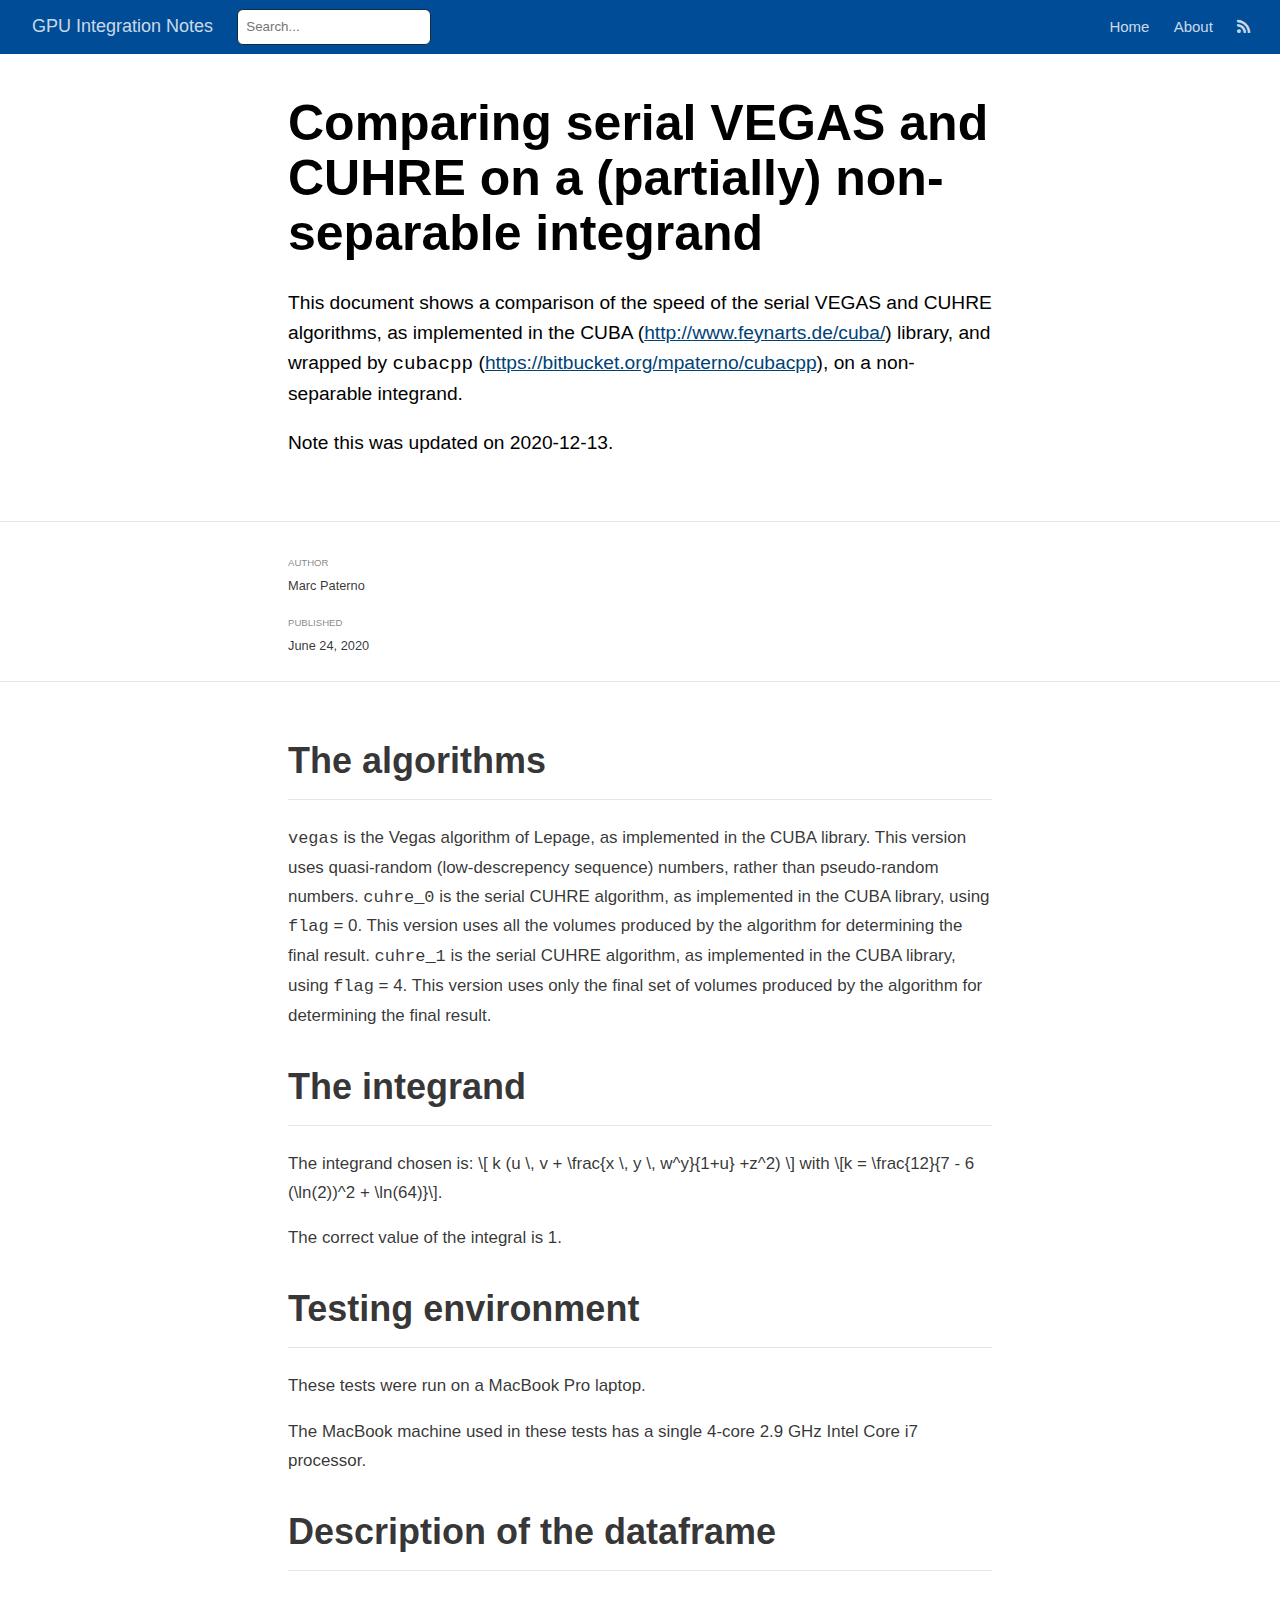
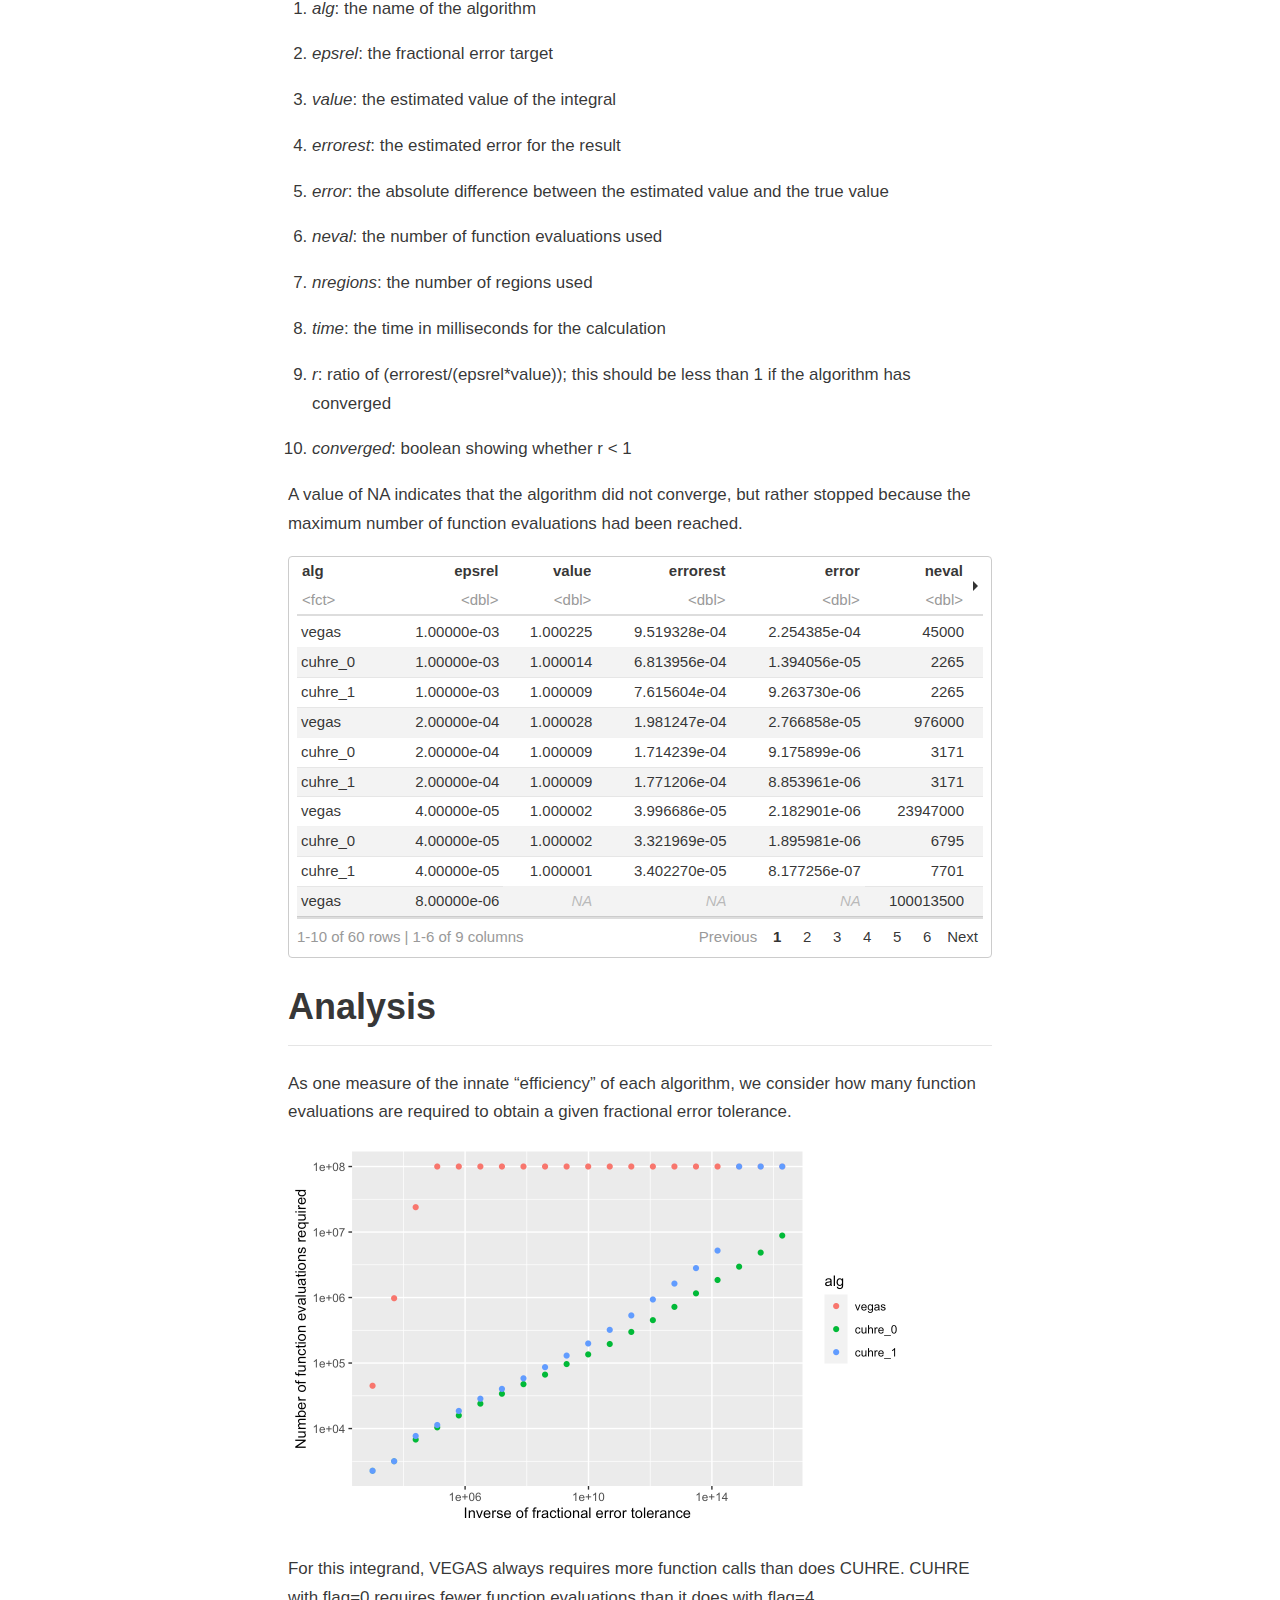
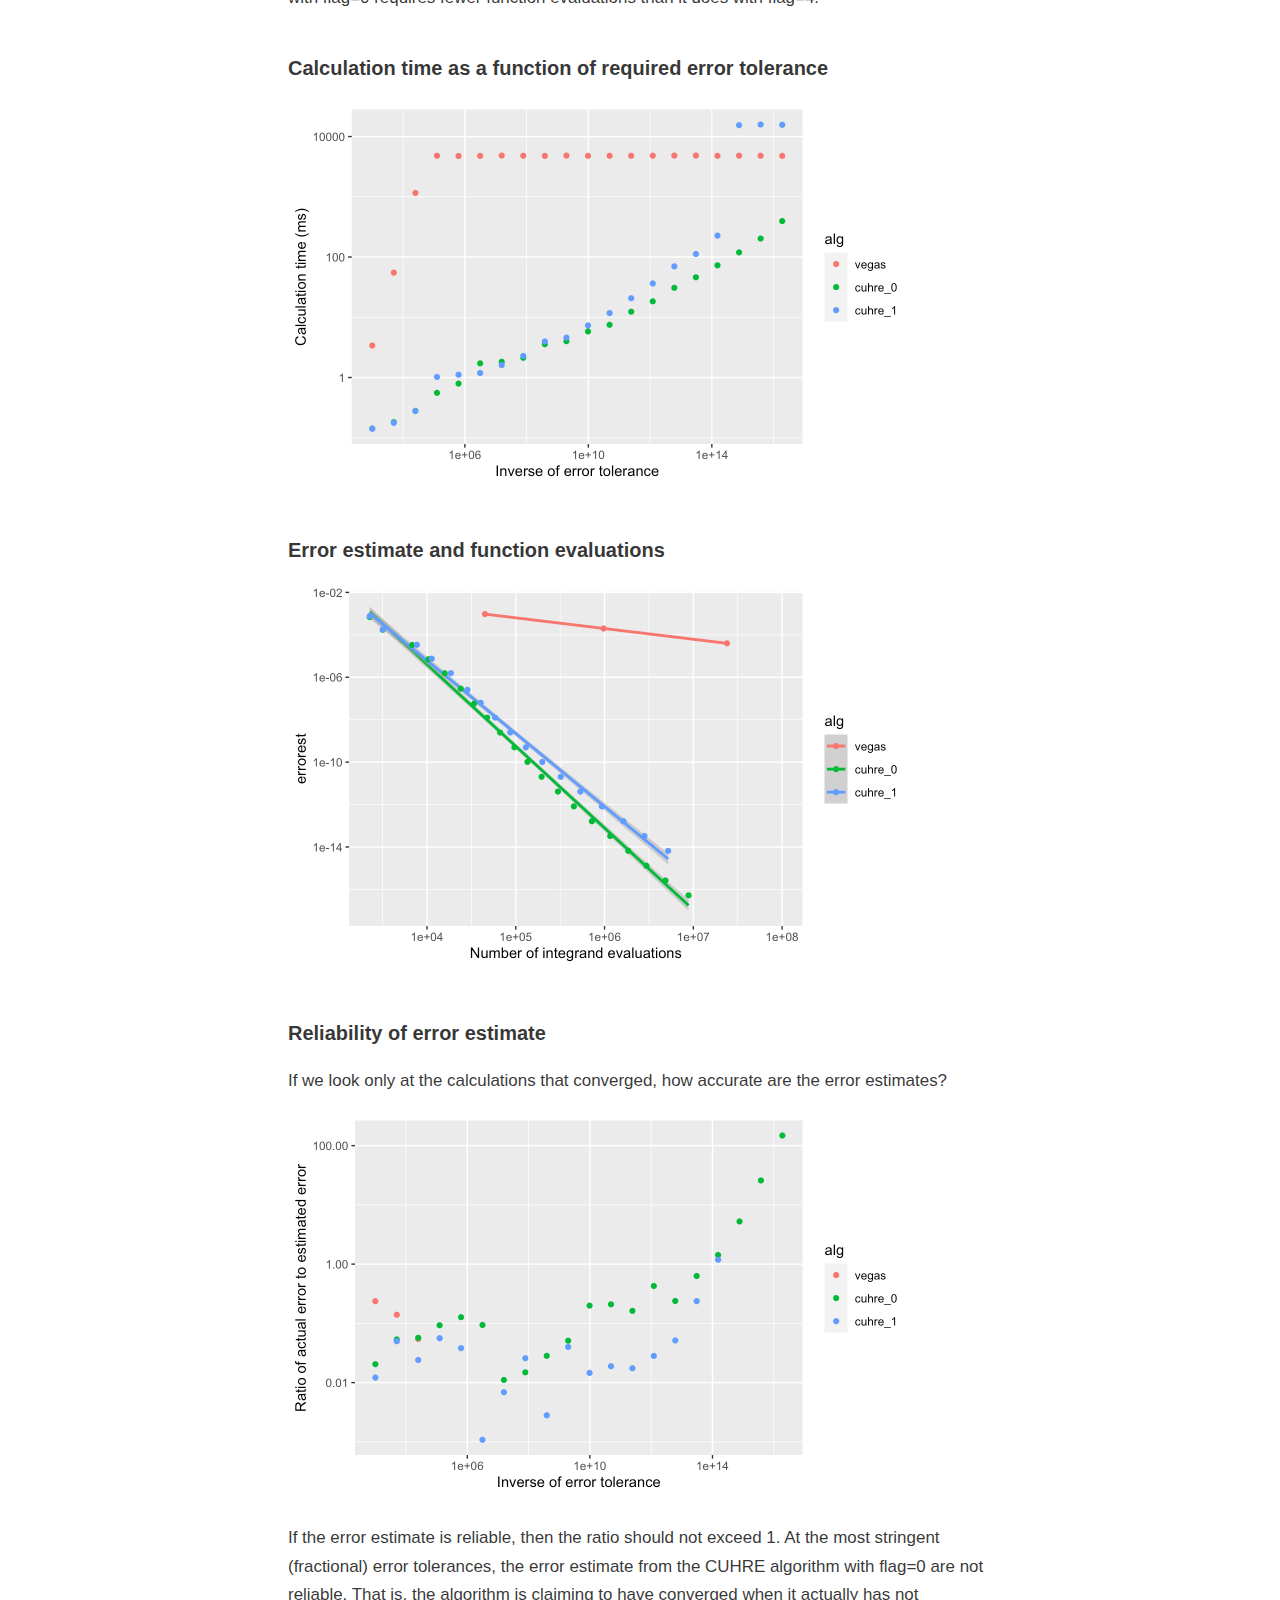
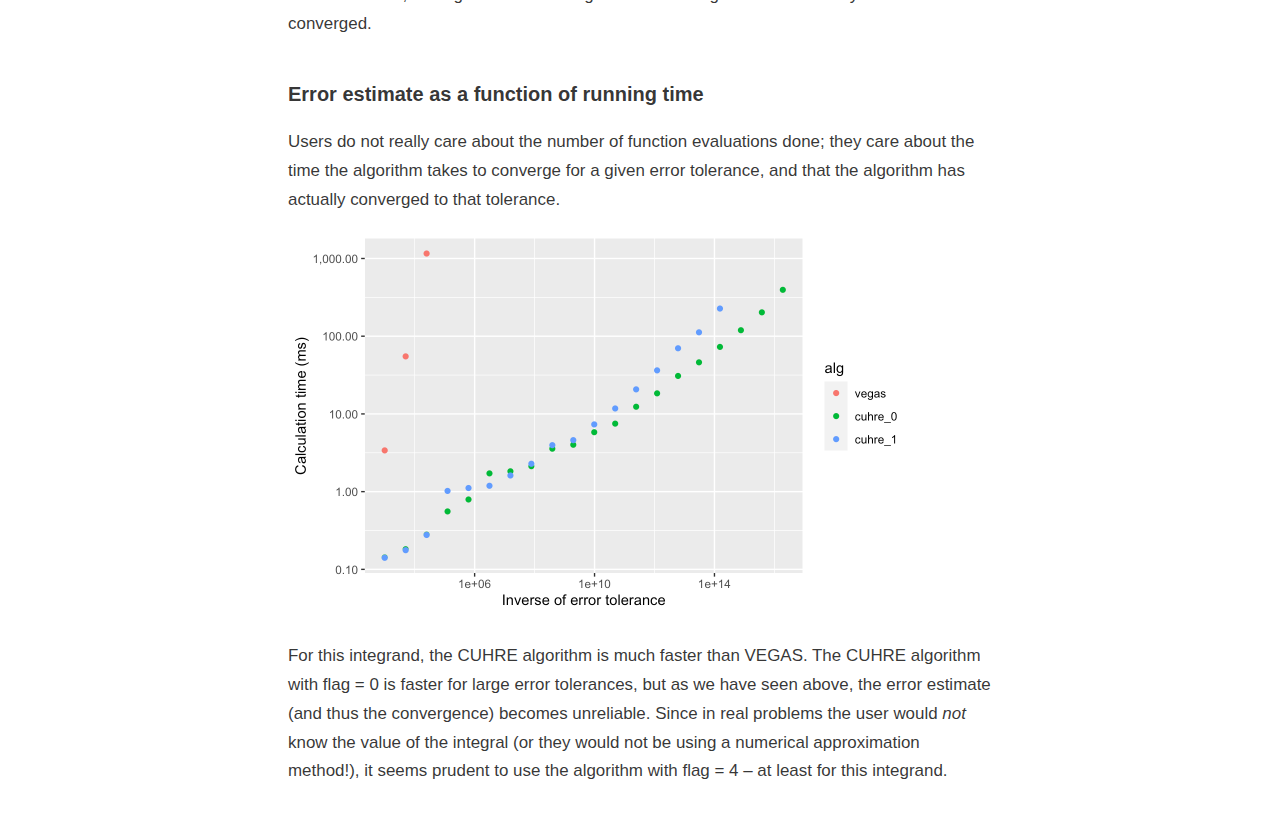
<file: docs/posts/2020-06-24-comparing-serial-vegas-and-cuhre-on-a-non-separable-integrand/index.html>
<!DOCTYPE html>

<html xmlns="http://www.w3.org/1999/xhtml" lang="" xml:lang="">

<head>
  <meta charset="utf-8"/>
  <meta name="viewport" content="width=device-width, initial-scale=1"/>
  <meta http-equiv="X-UA-Compatible" content="IE=Edge,chrome=1"/>
  <meta name="generator" content="distill" />

  <style type="text/css">
  /* Hide doc at startup (prevent jankiness while JS renders/transforms) */
  body {
    visibility: hidden;
  }
  </style>

 <!--radix_placeholder_import_source-->
 <!--/radix_placeholder_import_source-->

<style type="text/css">code{white-space: pre;}</style>
<style type="text/css" data-origin="pandoc">
pre > code.sourceCode { white-space: pre; position: relative; }
pre > code.sourceCode > span { display: inline-block; line-height: 1.25; }
pre > code.sourceCode > span:empty { height: 1.2em; }
code.sourceCode > span { color: inherit; text-decoration: inherit; }
div.sourceCode { margin: 1em 0; }
pre.sourceCode { margin: 0; }
@media screen {
div.sourceCode { overflow: auto; }
}
@media print {
pre > code.sourceCode { white-space: pre-wrap; }
pre > code.sourceCode > span { text-indent: -5em; padding-left: 5em; }
}
pre.numberSource code
  { counter-reset: source-line 0; }
pre.numberSource code > span
  { position: relative; left: -4em; counter-increment: source-line; }
pre.numberSource code > span > a:first-child::before
  { content: counter(source-line);
    position: relative; left: -1em; text-align: right; vertical-align: baseline;
    border: none; display: inline-block;
    -webkit-touch-callout: none; -webkit-user-select: none;
    -khtml-user-select: none; -moz-user-select: none;
    -ms-user-select: none; user-select: none;
    padding: 0 4px; width: 4em;
    color: #aaaaaa;
  }
pre.numberSource { margin-left: 3em; border-left: 1px solid #aaaaaa;  padding-left: 4px; }
div.sourceCode
  {   }
@media screen {
pre > code.sourceCode > span > a:first-child::before { text-decoration: underline; }
}
code span.al { color: #ad0000; } /* Alert */
code span.an { color: #5e5e5e; } /* Annotation */
code span.at { color: #20794d; } /* Attribute */
code span.bn { color: #ad0000; } /* BaseN */
code span.bu { } /* BuiltIn */
code span.cf { color: #007ba5; } /* ControlFlow */
code span.ch { color: #20794d; } /* Char */
code span.cn { color: #8f5902; } /* Constant */
code span.co { color: #5e5e5e; } /* Comment */
code span.cv { color: #5e5e5e; font-style: italic; } /* CommentVar */
code span.do { color: #5e5e5e; font-style: italic; } /* Documentation */
code span.dt { color: #ad0000; } /* DataType */
code span.dv { color: #ad0000; } /* DecVal */
code span.er { color: #ad0000; } /* Error */
code span.ex { } /* Extension */
code span.fl { color: #ad0000; } /* Float */
code span.fu { color: #4758ab; } /* Function */
code span.im { } /* Import */
code span.in { color: #5e5e5e; } /* Information */
code span.kw { color: #007ba5; } /* Keyword */
code span.op { color: #5e5e5e; } /* Operator */
code span.ot { color: #007ba5; } /* Other */
code span.pp { color: #ad0000; } /* Preprocessor */
code span.sc { color: #20794d; } /* SpecialChar */
code span.ss { color: #20794d; } /* SpecialString */
code span.st { color: #20794d; } /* String */
code span.va { color: #111111; } /* Variable */
code span.vs { color: #20794d; } /* VerbatimString */
code span.wa { color: #5e5e5e; font-style: italic; } /* Warning */
</style>

  <!--radix_placeholder_meta_tags-->
<title>GPU Integration Notes: Comparing serial VEGAS and CUHRE on a (partially) non-separable integrand</title>

<meta property="description" itemprop="description" content="This document shows a comparison of the speed of the serial VEGAS and CUHRE&#10;algorithms, as implemented in the CUBA (http://www.feynarts.de/cuba/) library,&#10;and wrapped by `cubacpp` (https://bitbucket.org/mpaterno/cubacpp), on a&#10;non-separable integrand.&#10;&#10;Note this was updated on 2020-12-13."/>


<!--  https://schema.org/Article -->
<meta property="article:published" itemprop="datePublished" content="2020-06-24"/>
<meta property="article:created" itemprop="dateCreated" content="2020-06-24"/>
<meta name="article:author" content="Marc Paterno"/>

<!--  https://developers.facebook.com/docs/sharing/webmasters#markup -->
<meta property="og:title" content="GPU Integration Notes: Comparing serial VEGAS and CUHRE on a (partially) non-separable integrand"/>
<meta property="og:type" content="article"/>
<meta property="og:description" content="This document shows a comparison of the speed of the serial VEGAS and CUHRE&#10;algorithms, as implemented in the CUBA (http://www.feynarts.de/cuba/) library,&#10;and wrapped by `cubacpp` (https://bitbucket.org/mpaterno/cubacpp), on a&#10;non-separable integrand.&#10;&#10;Note this was updated on 2020-12-13."/>
<meta property="og:locale" content="en_US"/>
<meta property="og:site_name" content="GPU Integration Notes"/>

<!--  https://dev.twitter.com/cards/types/summary -->
<meta property="twitter:card" content="summary"/>
<meta property="twitter:title" content="GPU Integration Notes: Comparing serial VEGAS and CUHRE on a (partially) non-separable integrand"/>
<meta property="twitter:description" content="This document shows a comparison of the speed of the serial VEGAS and CUHRE&#10;algorithms, as implemented in the CUBA (http://www.feynarts.de/cuba/) library,&#10;and wrapped by `cubacpp` (https://bitbucket.org/mpaterno/cubacpp), on a&#10;non-separable integrand.&#10;&#10;Note this was updated on 2020-12-13."/>

<!--/radix_placeholder_meta_tags-->
  <!--radix_placeholder_rmarkdown_metadata-->

<script type="text/json" id="radix-rmarkdown-metadata">
{"type":"list","attributes":{"names":{"type":"character","attributes":{},"value":["title","description","author","date","output"]}},"value":[{"type":"character","attributes":{},"value":["Comparing serial VEGAS and CUHRE on a (partially) non-separable integrand"]},{"type":"character","attributes":{},"value":["This document shows a comparison of the speed of the serial VEGAS and CUHRE\nalgorithms, as implemented in the CUBA (http://www.feynarts.de/cuba/) library,\nand wrapped by `cubacpp` (https://bitbucket.org/mpaterno/cubacpp), on a\nnon-separable integrand.\n\nNote this was updated on 2020-12-13."]},{"type":"list","attributes":{},"value":[{"type":"list","attributes":{"names":{"type":"character","attributes":{},"value":["name","url"]}},"value":[{"type":"character","attributes":{},"value":["Marc Paterno"]},{"type":"character","attributes":{},"value":["https://github.com/marcpaterno"]}]}]},{"type":"character","attributes":{},"value":["06-24-2020"]},{"type":"list","attributes":{"names":{"type":"character","attributes":{},"value":["distill::distill_article"]}},"value":[{"type":"list","attributes":{"names":{"type":"character","attributes":{},"value":["self_contained"]}},"value":[{"type":"logical","attributes":{},"value":[false]}]}]}]}
</script>
<!--/radix_placeholder_rmarkdown_metadata-->
  
  <script type="text/json" id="radix-resource-manifest">
  {"type":"character","attributes":{},"value":["comparing-serial-vegas-and-cuhre-on-a-non-separable-integrand_files/anchor-4.2.2/anchor.min.js","comparing-serial-vegas-and-cuhre-on-a-non-separable-integrand_files/bowser-1.9.3/bowser.min.js","comparing-serial-vegas-and-cuhre-on-a-non-separable-integrand_files/distill-2.2.21/template.v2.js","comparing-serial-vegas-and-cuhre-on-a-non-separable-integrand_files/figure-html5/unnamed-chunk-3-1.png","comparing-serial-vegas-and-cuhre-on-a-non-separable-integrand_files/figure-html5/unnamed-chunk-4-1.png","comparing-serial-vegas-and-cuhre-on-a-non-separable-integrand_files/figure-html5/unnamed-chunk-5-1.png","comparing-serial-vegas-and-cuhre-on-a-non-separable-integrand_files/figure-html5/unnamed-chunk-6-1.png","comparing-serial-vegas-and-cuhre-on-a-non-separable-integrand_files/figure-html5/unnamed-chunk-7-1.png","comparing-serial-vegas-and-cuhre-on-a-non-separable-integrand_files/header-attrs-2.5/header-attrs.js","comparing-serial-vegas-and-cuhre-on-a-non-separable-integrand_files/jquery-1.11.3/jquery.min.js","comparing-serial-vegas-and-cuhre-on-a-non-separable-integrand_files/pagedtable-1.1/css/pagedtable.css","comparing-serial-vegas-and-cuhre-on-a-non-separable-integrand_files/pagedtable-1.1/js/pagedtable.js","comparing-serial-vegas-and-cuhre-on-a-non-separable-integrand_files/webcomponents-2.0.0/webcomponents.js","fun6_vegas_cuhre_comparison.tsv.xz"]}
  </script>
  <!--radix_placeholder_navigation_in_header-->
<meta name="distill:offset" content="../.."/>

<script type="application/javascript">

  window.headroom_prevent_pin = false;

  window.document.addEventListener("DOMContentLoaded", function (event) {

    // initialize headroom for banner
    var header = $('header').get(0);
    var headerHeight = header.offsetHeight;
    var headroom = new Headroom(header, {
      tolerance: 5,
      onPin : function() {
        if (window.headroom_prevent_pin) {
          window.headroom_prevent_pin = false;
          headroom.unpin();
        }
      }
    });
    headroom.init();
    if(window.location.hash)
      headroom.unpin();
    $(header).addClass('headroom--transition');

    // offset scroll location for banner on hash change
    // (see: https://github.com/WickyNilliams/headroom.js/issues/38)
    window.addEventListener("hashchange", function(event) {
      window.scrollTo(0, window.pageYOffset - (headerHeight + 25));
    });

    // responsive menu
    $('.distill-site-header').each(function(i, val) {
      var topnav = $(this);
      var toggle = topnav.find('.nav-toggle');
      toggle.on('click', function() {
        topnav.toggleClass('responsive');
      });
    });

    // nav dropdowns
    $('.nav-dropbtn').click(function(e) {
      $(this).next('.nav-dropdown-content').toggleClass('nav-dropdown-active');
      $(this).parent().siblings('.nav-dropdown')
         .children('.nav-dropdown-content').removeClass('nav-dropdown-active');
    });
    $("body").click(function(e){
      $('.nav-dropdown-content').removeClass('nav-dropdown-active');
    });
    $(".nav-dropdown").click(function(e){
      e.stopPropagation();
    });
  });
</script>

<style type="text/css">

/* Theme (user-documented overrideables for nav appearance) */

.distill-site-nav {
  color: rgba(255, 255, 255, 0.8);
  background-color: #0F2E3D;
  font-size: 15px;
  font-weight: 300;
}

.distill-site-nav a {
  color: inherit;
  text-decoration: none;
}

.distill-site-nav a:hover {
  color: white;
}

@media print {
  .distill-site-nav {
    display: none;
  }
}

.distill-site-header {

}

.distill-site-footer {

}


/* Site Header */

.distill-site-header {
  width: 100%;
  box-sizing: border-box;
  z-index: 3;
}

.distill-site-header .nav-left {
  display: inline-block;
  margin-left: 8px;
}

@media screen and (max-width: 768px) {
  .distill-site-header .nav-left {
    margin-left: 0;
  }
}


.distill-site-header .nav-right {
  float: right;
  margin-right: 8px;
}

.distill-site-header a,
.distill-site-header .title {
  display: inline-block;
  text-align: center;
  padding: 14px 10px 14px 10px;
}

.distill-site-header .title {
  font-size: 18px;
  min-width: 150px;
}

.distill-site-header .logo {
  padding: 0;
}

.distill-site-header .logo img {
  display: none;
  max-height: 20px;
  width: auto;
  margin-bottom: -4px;
}

.distill-site-header .nav-image img {
  max-height: 18px;
  width: auto;
  display: inline-block;
  margin-bottom: -3px;
}



@media screen and (min-width: 1000px) {
  .distill-site-header .logo img {
    display: inline-block;
  }
  .distill-site-header .nav-left {
    margin-left: 20px;
  }
  .distill-site-header .nav-right {
    margin-right: 20px;
  }
  .distill-site-header .title {
    padding-left: 12px;
  }
}


.distill-site-header .nav-toggle {
  display: none;
}

.nav-dropdown {
  display: inline-block;
  position: relative;
}

.nav-dropdown .nav-dropbtn {
  border: none;
  outline: none;
  color: rgba(255, 255, 255, 0.8);
  padding: 16px 10px;
  background-color: transparent;
  font-family: inherit;
  font-size: inherit;
  font-weight: inherit;
  margin: 0;
  margin-top: 1px;
  z-index: 2;
}

.nav-dropdown-content {
  display: none;
  position: absolute;
  background-color: white;
  min-width: 200px;
  border: 1px solid rgba(0,0,0,0.15);
  border-radius: 4px;
  box-shadow: 0px 8px 16px 0px rgba(0,0,0,0.1);
  z-index: 1;
  margin-top: 2px;
  white-space: nowrap;
  padding-top: 4px;
  padding-bottom: 4px;
}

.nav-dropdown-content hr {
  margin-top: 4px;
  margin-bottom: 4px;
  border: none;
  border-bottom: 1px solid rgba(0, 0, 0, 0.1);
}

.nav-dropdown-active {
  display: block;
}

.nav-dropdown-content a, .nav-dropdown-content .nav-dropdown-header {
  color: black;
  padding: 6px 24px;
  text-decoration: none;
  display: block;
  text-align: left;
}

.nav-dropdown-content .nav-dropdown-header {
  display: block;
  padding: 5px 24px;
  padding-bottom: 0;
  text-transform: uppercase;
  font-size: 14px;
  color: #999999;
  white-space: nowrap;
}

.nav-dropdown:hover .nav-dropbtn {
  color: white;
}

.nav-dropdown-content a:hover {
  background-color: #ddd;
  color: black;
}

.nav-right .nav-dropdown-content {
  margin-left: -45%;
  right: 0;
}

@media screen and (max-width: 768px) {
  .distill-site-header a, .distill-site-header .nav-dropdown  {display: none;}
  .distill-site-header a.nav-toggle {
    float: right;
    display: block;
  }
  .distill-site-header .title {
    margin-left: 0;
  }
  .distill-site-header .nav-right {
    margin-right: 0;
  }
  .distill-site-header {
    overflow: hidden;
  }
  .nav-right .nav-dropdown-content {
    margin-left: 0;
  }
}


@media screen and (max-width: 768px) {
  .distill-site-header.responsive {position: relative; min-height: 500px; }
  .distill-site-header.responsive a.nav-toggle {
    position: absolute;
    right: 0;
    top: 0;
  }
  .distill-site-header.responsive a,
  .distill-site-header.responsive .nav-dropdown {
    display: block;
    text-align: left;
  }
  .distill-site-header.responsive .nav-left,
  .distill-site-header.responsive .nav-right {
    width: 100%;
  }
  .distill-site-header.responsive .nav-dropdown {float: none;}
  .distill-site-header.responsive .nav-dropdown-content {position: relative;}
  .distill-site-header.responsive .nav-dropdown .nav-dropbtn {
    display: block;
    width: 100%;
    text-align: left;
  }
}

/* Site Footer */

.distill-site-footer {
  width: 100%;
  overflow: hidden;
  box-sizing: border-box;
  z-index: 3;
  margin-top: 30px;
  padding-top: 30px;
  padding-bottom: 30px;
  text-align: center;
}

/* Headroom */

d-title {
  padding-top: 6rem;
}

@media print {
  d-title {
    padding-top: 4rem;
  }
}

.headroom {
  z-index: 1000;
  position: fixed;
  top: 0;
  left: 0;
  right: 0;
}

.headroom--transition {
  transition: all .4s ease-in-out;
}

.headroom--unpinned {
  top: -100px;
}

.headroom--pinned {
  top: 0;
}

</style>

<link href="../../site_libs/font-awesome-5.1.0/css/all.css" rel="stylesheet"/>
<link href="../../site_libs/font-awesome-5.1.0/css/v4-shims.css" rel="stylesheet"/>
<script src="../../site_libs/headroom-0.9.4/headroom.min.js"></script>
<script src="../../site_libs/autocomplete-0.37.1/autocomplete.min.js"></script>
<script src="../../site_libs/fuse-6.4.1/fuse.min.js"></script>

<script type="application/javascript">

function getMeta(metaName) {
  var metas = document.getElementsByTagName('meta');
  for (let i = 0; i < metas.length; i++) {
    if (metas[i].getAttribute('name') === metaName) {
      return metas[i].getAttribute('content');
    }
  }
  return '';
}

function offsetURL(url) {
  var offset = getMeta('distill:offset');
  return offset ? offset + '/' + url : url;
}

function createFuseIndex() {

  // create fuse index
  var options = {
    keys: [
      { name: 'title', weight: 20 },
      { name: 'categories', weight: 15 },
      { name: 'description', weight: 10 },
      { name: 'contents', weight: 5 },
    ],
    ignoreLocation: true,
    threshold: 0
  };
  var fuse = new window.Fuse([], options);

  // fetch the main search.json
  return fetch(offsetURL('search.json'))
    .then(function(response) {
      if (response.status == 200) {
        return response.json().then(function(json) {
          // index main articles
          json.articles.forEach(function(article) {
            fuse.add(article);
          });
          // download collections and index their articles
          return Promise.all(json.collections.map(function(collection) {
            return fetch(offsetURL(collection)).then(function(response) {
              if (response.status === 200) {
                return response.json().then(function(articles) {
                  articles.forEach(function(article) {
                    fuse.add(article);
                  });
                })
              } else {
                return Promise.reject(
                  new Error('Unexpected status from search index request: ' +
                            response.status)
                );
              }
            });
          })).then(function() {
            return fuse;
          });
        });

      } else {
        return Promise.reject(
          new Error('Unexpected status from search index request: ' +
                      response.status)
        );
      }
    });
}

window.document.addEventListener("DOMContentLoaded", function (event) {

  // get search element (bail if we don't have one)
  var searchEl = window.document.getElementById('distill-search');
  if (!searchEl)
    return;

  createFuseIndex()
    .then(function(fuse) {

      // make search box visible
      searchEl.classList.remove('hidden');

      // initialize autocomplete
      var options = {
        autoselect: true,
        hint: false,
        minLength: 2,
      };
      window.autocomplete(searchEl, options, [{
        source: function(query, callback) {
          const searchOptions = {
            isCaseSensitive: false,
            shouldSort: true,
            minMatchCharLength: 2,
            limit: 10,
          };
          var results = fuse.search(query, searchOptions);
          callback(results
            .map(function(result) { return result.item; })
            .filter(function(item) { return !!item.description; })
          );
        },
        templates: {
          suggestion: function(suggestion) {
            var html = `
              <div class="search-item">
                <h3>${suggestion.title}</h3>
                <div class="search-item-description">
                  ${suggestion.description}
                </div>
                <div class="search-item-preview">
                  <img src="${suggestion.preview ? offsetURL(suggestion.preview) : ''}"</img>
                </div>
              </div>
            `;
            return html;
          }
        }
      }]).on('autocomplete:selected', function(event, suggestion) {
        window.location.href = offsetURL(suggestion.path);
      });
      // remove inline display style on autocompleter (we want to
      // manage responsive display via css)
      $('.algolia-autocomplete').css("display", "");
    })
    .catch(function(error) {
      console.log(error);
    });

});

</script>

<style type="text/css">

/* Algolioa Autocomplete */

.algolia-autocomplete {
  display: inline-block;
  margin-left: 10px;
  vertical-align: sub;
  background-color: white;
  color: black;
  padding: 6px;
  padding-top: 8px;
  padding-bottom: 0;
  border-radius: 6px;
  border: 1px #0F2E3D solid;
  width: 180px;
}


@media screen and (max-width: 768px) {
  .distill-site-nav .algolia-autocomplete {
    display: none;
    visibility: hidden;
  }
  .distill-site-nav.responsive .algolia-autocomplete {
    display: inline-block;
    visibility: visible;
  }
  .distill-site-nav.responsive .algolia-autocomplete .aa-dropdown-menu {
    margin-left: 0;
    width: 400px;
    max-height: 400px;
  }
}

.algolia-autocomplete .aa-input, .algolia-autocomplete .aa-hint {
  width: 90%;
  outline: none;
  border: none;
}

.algolia-autocomplete .aa-hint {
  color: #999;
}
.algolia-autocomplete .aa-dropdown-menu {
  width: 550px;
  max-height: 70vh;
  overflow-x: visible;
  overflow-y: scroll;
  padding: 5px;
  margin-top: 3px;
  margin-left: -150px;
  background-color: #fff;
  border-radius: 5px;
  border: 1px solid #999;
  border-top: none;
}

.algolia-autocomplete .aa-dropdown-menu .aa-suggestion {
  cursor: pointer;
  padding: 5px 4px;
  border-bottom: 1px solid #eee;
}

.algolia-autocomplete .aa-dropdown-menu .aa-suggestion:last-of-type {
  border-bottom: none;
  margin-bottom: 2px;
}

.algolia-autocomplete .aa-dropdown-menu .aa-suggestion .search-item {
  overflow: hidden;
  font-size: 0.8em;
  line-height: 1.4em;
}

.algolia-autocomplete .aa-dropdown-menu .aa-suggestion .search-item h3 {
  margin-block-start: 0;
  margin-block-end: 5px;
}

.algolia-autocomplete .aa-dropdown-menu .aa-suggestion .search-item-description {
  display: inline-block;
  overflow: hidden;
  height: 2.8em;
  width: 80%;
  margin-right: 4%;
}

.algolia-autocomplete .aa-dropdown-menu .aa-suggestion .search-item-preview {
  display: inline-block;
  width: 15%;
}

.algolia-autocomplete .aa-dropdown-menu .aa-suggestion .search-item-preview img {
  height: 3em;
  width: auto;
  display: none;
}

.algolia-autocomplete .aa-dropdown-menu .aa-suggestion .search-item-preview img[src] {
  display: initial;
}

.algolia-autocomplete .aa-dropdown-menu .aa-suggestion.aa-cursor {
  background-color: #eee;
}
.algolia-autocomplete .aa-dropdown-menu .aa-suggestion em {
  font-weight: bold;
  font-style: normal;
}

</style>


<!--/radix_placeholder_navigation_in_header-->
  <!--radix_placeholder_distill-->

<style type="text/css">

body {
  background-color: white;
}

.pandoc-table {
  width: 100%;
}

.pandoc-table>caption {
  margin-bottom: 10px;
}

.pandoc-table th:not([align]) {
  text-align: left;
}

.pagedtable-footer {
  font-size: 15px;
}

d-byline .byline {
  grid-template-columns: 2fr 2fr;
}

d-byline .byline h3 {
  margin-block-start: 1.5em;
}

d-byline .byline .authors-affiliations h3 {
  margin-block-start: 0.5em;
}

.authors-affiliations .orcid-id {
  width: 16px;
  height:16px;
  margin-left: 4px;
  margin-right: 4px;
  vertical-align: middle;
  padding-bottom: 2px;
}

d-title .dt-tags {
  margin-top: 1em;
  grid-column: text;
}

.dt-tags .dt-tag {
  text-decoration: none;
  display: inline-block;
  color: rgba(0,0,0,0.6);
  padding: 0em 0.4em;
  margin-right: 0.5em;
  margin-bottom: 0.4em;
  font-size: 70%;
  border: 1px solid rgba(0,0,0,0.2);
  border-radius: 3px;
  text-transform: uppercase;
  font-weight: 500;
}

d-article table.gt_table td,
d-article table.gt_table th {
  border-bottom: none;
}

.html-widget {
  margin-bottom: 2.0em;
}

.l-screen-inset {
  padding-right: 16px;
}

.l-screen .caption {
  margin-left: 10px;
}

.shaded {
  background: rgb(247, 247, 247);
  padding-top: 20px;
  padding-bottom: 20px;
  border-top: 1px solid rgba(0, 0, 0, 0.1);
  border-bottom: 1px solid rgba(0, 0, 0, 0.1);
}

.shaded .html-widget {
  margin-bottom: 0;
  border: 1px solid rgba(0, 0, 0, 0.1);
}

.shaded .shaded-content {
  background: white;
}

.text-output {
  margin-top: 0;
  line-height: 1.5em;
}

.hidden {
  display: none !important;
}

d-article {
  padding-top: 2.5rem;
  padding-bottom: 30px;
}

d-appendix {
  padding-top: 30px;
}

d-article>p>img {
  width: 100%;
}

d-article h2 {
  margin: 1rem 0 1.5rem 0;
}

d-article h3 {
  margin-top: 1.5rem;
}

d-article iframe {
  border: 1px solid rgba(0, 0, 0, 0.1);
  margin-bottom: 2.0em;
  width: 100%;
}

/* Tweak code blocks */

d-article div.sourceCode code,
d-article pre code {
  font-family: Consolas, Monaco, 'Andale Mono', 'Ubuntu Mono', monospace;
}

d-article pre,
d-article div.sourceCode,
d-article div.sourceCode pre {
  overflow: auto;
}

d-article div.sourceCode {
  background-color: white;
}

d-article div.sourceCode pre {
  padding-left: 10px;
  font-size: 12px;
  border-left: 2px solid rgba(0,0,0,0.1);
}

d-article pre {
  font-size: 12px;
  color: black;
  background: none;
  margin-top: 0;
  text-align: left;
  white-space: pre;
  word-spacing: normal;
  word-break: normal;
  word-wrap: normal;
  line-height: 1.5;

  -moz-tab-size: 4;
  -o-tab-size: 4;
  tab-size: 4;

  -webkit-hyphens: none;
  -moz-hyphens: none;
  -ms-hyphens: none;
  hyphens: none;
}

d-article pre a {
  border-bottom: none;
}

d-article pre a:hover {
  border-bottom: none;
  text-decoration: underline;
}

@media(min-width: 768px) {

d-article pre,
d-article div.sourceCode,
d-article div.sourceCode pre {
  overflow: visible !important;
}

d-article div.sourceCode pre {
  padding-left: 18px;
  font-size: 14px;
}

d-article pre {
  font-size: 14px;
}

}

figure img.external {
  background: white;
  border: 1px solid rgba(0, 0, 0, 0.1);
  box-shadow: 0 1px 8px rgba(0, 0, 0, 0.1);
  padding: 18px;
  box-sizing: border-box;
}

/* CSS for d-contents */

.d-contents {
  grid-column: text;
  color: rgba(0,0,0,0.8);
  font-size: 0.9em;
  padding-bottom: 1em;
  margin-bottom: 1em;
  padding-bottom: 0.5em;
  margin-bottom: 1em;
  padding-left: 0.25em;
  justify-self: start;
}

@media(min-width: 1000px) {
  .d-contents.d-contents-float {
    height: 0;
    grid-column-start: 1;
    grid-column-end: 4;
    justify-self: center;
    padding-right: 3em;
    padding-left: 2em;
  }
}

.d-contents nav h3 {
  font-size: 18px;
  margin-top: 0;
  margin-bottom: 1em;
}

.d-contents li {
  list-style-type: none
}

.d-contents nav > ul {
  padding-left: 0;
}

.d-contents ul {
  padding-left: 1em
}

.d-contents nav ul li {
  margin-top: 0.6em;
  margin-bottom: 0.2em;
}

.d-contents nav a {
  font-size: 13px;
  border-bottom: none;
  text-decoration: none
  color: rgba(0, 0, 0, 0.8);
}

.d-contents nav a:hover {
  text-decoration: underline solid rgba(0, 0, 0, 0.6)
}

.d-contents nav > ul > li > a {
  font-weight: 600;
}

.d-contents nav > ul > li > ul {
  font-weight: inherit;
}

.d-contents nav > ul > li > ul > li {
  margin-top: 0.2em;
}


.d-contents nav ul {
  margin-top: 0;
  margin-bottom: 0.25em;
}

.d-article-with-toc h2:nth-child(2) {
  margin-top: 0;
}


/* Figure */

.figure {
  position: relative;
  margin-bottom: 2.5em;
  margin-top: 1.5em;
}

.figure img {
  width: 100%;
}

.figure .caption {
  color: rgba(0, 0, 0, 0.6);
  font-size: 12px;
  line-height: 1.5em;
}

.figure img.external {
  background: white;
  border: 1px solid rgba(0, 0, 0, 0.1);
  box-shadow: 0 1px 8px rgba(0, 0, 0, 0.1);
  padding: 18px;
  box-sizing: border-box;
}

.figure .caption a {
  color: rgba(0, 0, 0, 0.6);
}

.figure .caption b,
.figure .caption strong, {
  font-weight: 600;
  color: rgba(0, 0, 0, 1.0);
}

/* Citations */

d-article .citation {
  color: inherit;
  cursor: inherit;
}

div.hanging-indent{
  margin-left: 1em; text-indent: -1em;
}


/* Tweak 1000px media break to show more text */

@media(min-width: 1000px) {
  .base-grid,
  distill-header,
  d-title,
  d-abstract,
  d-article,
  d-appendix,
  distill-appendix,
  d-byline,
  d-footnote-list,
  d-citation-list,
  distill-footer {
    grid-template-columns: [screen-start] 1fr [page-start kicker-start] 80px [middle-start] 50px [text-start kicker-end] 65px 65px 65px 65px 65px 65px 65px 65px [text-end gutter-start] 65px [middle-end] 65px [page-end gutter-end] 1fr [screen-end];
    grid-column-gap: 16px;
  }

  .grid {
    grid-column-gap: 16px;
  }

  d-article {
    font-size: 1.06rem;
    line-height: 1.7em;
  }
  figure .caption, .figure .caption, figure figcaption {
    font-size: 13px;
  }
}

@media(min-width: 1180px) {
  .base-grid,
  distill-header,
  d-title,
  d-abstract,
  d-article,
  d-appendix,
  distill-appendix,
  d-byline,
  d-footnote-list,
  d-citation-list,
  distill-footer {
    grid-template-columns: [screen-start] 1fr [page-start kicker-start] 60px [middle-start] 60px [text-start kicker-end] 60px 60px 60px 60px 60px 60px 60px 60px [text-end gutter-start] 60px [middle-end] 60px [page-end gutter-end] 1fr [screen-end];
    grid-column-gap: 32px;
  }

  .grid {
    grid-column-gap: 32px;
  }
}


/* Get the citation styles for the appendix (not auto-injected on render since
   we do our own rendering of the citation appendix) */

d-appendix .citation-appendix,
.d-appendix .citation-appendix {
  font-size: 11px;
  line-height: 15px;
  border-left: 1px solid rgba(0, 0, 0, 0.1);
  padding-left: 18px;
  border: 1px solid rgba(0,0,0,0.1);
  background: rgba(0, 0, 0, 0.02);
  padding: 10px 18px;
  border-radius: 3px;
  color: rgba(150, 150, 150, 1);
  overflow: hidden;
  margin-top: -12px;
  white-space: pre-wrap;
  word-wrap: break-word;
}

/* Include appendix styles here so they can be overridden */

d-appendix {
  contain: layout style;
  font-size: 0.8em;
  line-height: 1.7em;
  margin-top: 60px;
  margin-bottom: 0;
  border-top: 1px solid rgba(0, 0, 0, 0.1);
  color: rgba(0,0,0,0.5);
  padding-top: 60px;
  padding-bottom: 48px;
}

d-appendix h3 {
  grid-column: page-start / text-start;
  font-size: 15px;
  font-weight: 500;
  margin-top: 1em;
  margin-bottom: 0;
  color: rgba(0,0,0,0.65);
}

d-appendix h3 + * {
  margin-top: 1em;
}

d-appendix ol {
  padding: 0 0 0 15px;
}

@media (min-width: 768px) {
  d-appendix ol {
    padding: 0 0 0 30px;
    margin-left: -30px;
  }
}

d-appendix li {
  margin-bottom: 1em;
}

d-appendix a {
  color: rgba(0, 0, 0, 0.6);
}

d-appendix > * {
  grid-column: text;
}

d-appendix > d-footnote-list,
d-appendix > d-citation-list,
d-appendix > distill-appendix {
  grid-column: screen;
}

/* Include footnote styles here so they can be overridden */

d-footnote-list {
  contain: layout style;
}

d-footnote-list > * {
  grid-column: text;
}

d-footnote-list a.footnote-backlink {
  color: rgba(0,0,0,0.3);
  padding-left: 0.5em;
}



/* Anchor.js */

.anchorjs-link {
  /*transition: all .25s linear; */
  text-decoration: none;
  border-bottom: none;
}
*:hover > .anchorjs-link {
  margin-left: -1.125em !important;
  text-decoration: none;
  border-bottom: none;
}

/* Social footer */

.social_footer {
  margin-top: 30px;
  margin-bottom: 0;
  color: rgba(0,0,0,0.67);
}

.disqus-comments {
  margin-right: 30px;
}

.disqus-comment-count {
  border-bottom: 1px solid rgba(0, 0, 0, 0.4);
  cursor: pointer;
}

#disqus_thread {
  margin-top: 30px;
}

.article-sharing a {
  border-bottom: none;
  margin-right: 8px;
}

.article-sharing a:hover {
  border-bottom: none;
}

.sidebar-section.subscribe {
  font-size: 12px;
  line-height: 1.6em;
}

.subscribe p {
  margin-bottom: 0.5em;
}


.article-footer .subscribe {
  font-size: 15px;
  margin-top: 45px;
}


.sidebar-section.custom {
  font-size: 12px;
  line-height: 1.6em;
}

.custom p {
  margin-bottom: 0.5em;
}

/* Styles for listing layout (hide title) */
.layout-listing d-title, .layout-listing .d-title {
  display: none;
}

/* Styles for posts lists (not auto-injected) */


.posts-with-sidebar {
  padding-left: 45px;
  padding-right: 45px;
}

.posts-list .description h2,
.posts-list .description p {
  font-family: -apple-system, BlinkMacSystemFont, "Segoe UI", Roboto, Oxygen, Ubuntu, Cantarell, "Fira Sans", "Droid Sans", "Helvetica Neue", Arial, sans-serif;
}

.posts-list .description h2 {
  font-weight: 700;
  border-bottom: none;
  padding-bottom: 0;
}

.posts-list h2.post-tag {
  border-bottom: 1px solid rgba(0, 0, 0, 0.2);
  padding-bottom: 12px;
}
.posts-list {
  margin-top: 60px;
  margin-bottom: 24px;
}

.posts-list .post-preview {
  text-decoration: none;
  overflow: hidden;
  display: block;
  border-bottom: 1px solid rgba(0, 0, 0, 0.1);
  padding: 24px 0;
}

.post-preview-last {
  border-bottom: none !important;
}

.posts-list .posts-list-caption {
  grid-column: screen;
  font-weight: 400;
}

.posts-list .post-preview h2 {
  margin: 0 0 6px 0;
  line-height: 1.2em;
  font-style: normal;
  font-size: 24px;
}

.posts-list .post-preview p {
  margin: 0 0 12px 0;
  line-height: 1.4em;
  font-size: 16px;
}

.posts-list .post-preview .thumbnail {
  box-sizing: border-box;
  margin-bottom: 24px;
  position: relative;
  max-width: 500px;
}
.posts-list .post-preview img {
  width: 100%;
  display: block;
}

.posts-list .metadata {
  font-size: 12px;
  line-height: 1.4em;
  margin-bottom: 18px;
}

.posts-list .metadata > * {
  display: inline-block;
}

.posts-list .metadata .publishedDate {
  margin-right: 2em;
}

.posts-list .metadata .dt-authors {
  display: block;
  margin-top: 0.3em;
  margin-right: 2em;
}

.posts-list .dt-tags {
  display: block;
  line-height: 1em;
}

.posts-list .dt-tags .dt-tag {
  display: inline-block;
  color: rgba(0,0,0,0.6);
  padding: 0.3em 0.4em;
  margin-right: 0.2em;
  margin-bottom: 0.4em;
  font-size: 60%;
  border: 1px solid rgba(0,0,0,0.2);
  border-radius: 3px;
  text-transform: uppercase;
  font-weight: 500;
}

.posts-list img {
  opacity: 1;
}

.posts-list img[data-src] {
  opacity: 0;
}

.posts-more {
  clear: both;
}


.posts-sidebar {
  font-size: 16px;
}

.posts-sidebar h3 {
  font-size: 16px;
  margin-top: 0;
  margin-bottom: 0.5em;
  font-weight: 400;
  text-transform: uppercase;
}

.sidebar-section {
  margin-bottom: 30px;
}

.categories ul {
  list-style-type: none;
  margin: 0;
  padding: 0;
}

.categories li {
  color: rgba(0, 0, 0, 0.8);
  margin-bottom: 0;
}

.categories li>a {
  border-bottom: none;
}

.categories li>a:hover {
  border-bottom: 1px solid rgba(0, 0, 0, 0.4);
}

.categories .active {
  font-weight: 600;
}

.categories .category-count {
  color: rgba(0, 0, 0, 0.4);
}


@media(min-width: 768px) {
  .posts-list .post-preview h2 {
    font-size: 26px;
  }
  .posts-list .post-preview .thumbnail {
    float: right;
    width: 30%;
    margin-bottom: 0;
  }
  .posts-list .post-preview .description {
    float: left;
    width: 45%;
  }
  .posts-list .post-preview .metadata {
    float: left;
    width: 20%;
    margin-top: 8px;
  }
  .posts-list .post-preview p {
    margin: 0 0 12px 0;
    line-height: 1.5em;
    font-size: 16px;
  }
  .posts-with-sidebar .posts-list {
    float: left;
    width: 75%;
  }
  .posts-with-sidebar .posts-sidebar {
    float: right;
    width: 20%;
    margin-top: 60px;
    padding-top: 24px;
    padding-bottom: 24px;
  }
}


/* Improve display for browsers without grid (IE/Edge <= 15) */

.downlevel {
  line-height: 1.6em;
  font-family: -apple-system, BlinkMacSystemFont, "Segoe UI", Roboto, Oxygen, Ubuntu, Cantarell, "Fira Sans", "Droid Sans", "Helvetica Neue", Arial, sans-serif;
  margin: 0;
}

.downlevel .d-title {
  padding-top: 6rem;
  padding-bottom: 1.5rem;
}

.downlevel .d-title h1 {
  font-size: 50px;
  font-weight: 700;
  line-height: 1.1em;
  margin: 0 0 0.5rem;
}

.downlevel .d-title p {
  font-weight: 300;
  font-size: 1.2rem;
  line-height: 1.55em;
  margin-top: 0;
}

.downlevel .d-byline {
  padding-top: 0.8em;
  padding-bottom: 0.8em;
  font-size: 0.8rem;
  line-height: 1.8em;
}

.downlevel .section-separator {
  border: none;
  border-top: 1px solid rgba(0, 0, 0, 0.1);
}

.downlevel .d-article {
  font-size: 1.06rem;
  line-height: 1.7em;
  padding-top: 1rem;
  padding-bottom: 2rem;
}


.downlevel .d-appendix {
  padding-left: 0;
  padding-right: 0;
  max-width: none;
  font-size: 0.8em;
  line-height: 1.7em;
  margin-bottom: 0;
  color: rgba(0,0,0,0.5);
  padding-top: 40px;
  padding-bottom: 48px;
}

.downlevel .footnotes ol {
  padding-left: 13px;
}

.downlevel .base-grid,
.downlevel .distill-header,
.downlevel .d-title,
.downlevel .d-abstract,
.downlevel .d-article,
.downlevel .d-appendix,
.downlevel .distill-appendix,
.downlevel .d-byline,
.downlevel .d-footnote-list,
.downlevel .d-citation-list,
.downlevel .distill-footer,
.downlevel .appendix-bottom,
.downlevel .posts-container {
  padding-left: 40px;
  padding-right: 40px;
}

@media(min-width: 768px) {
  .downlevel .base-grid,
  .downlevel .distill-header,
  .downlevel .d-title,
  .downlevel .d-abstract,
  .downlevel .d-article,
  .downlevel .d-appendix,
  .downlevel .distill-appendix,
  .downlevel .d-byline,
  .downlevel .d-footnote-list,
  .downlevel .d-citation-list,
  .downlevel .distill-footer,
  .downlevel .appendix-bottom,
  .downlevel .posts-container {
  padding-left: 150px;
  padding-right: 150px;
  max-width: 900px;
}
}

.downlevel pre code {
  display: block;
  border-left: 2px solid rgba(0, 0, 0, .1);
  padding: 0 0 0 20px;
  font-size: 14px;
}

.downlevel code, .downlevel pre {
  color: black;
  background: none;
  font-family: Consolas, Monaco, 'Andale Mono', 'Ubuntu Mono', monospace;
  text-align: left;
  white-space: pre;
  word-spacing: normal;
  word-break: normal;
  word-wrap: normal;
  line-height: 1.5;

  -moz-tab-size: 4;
  -o-tab-size: 4;
  tab-size: 4;

  -webkit-hyphens: none;
  -moz-hyphens: none;
  -ms-hyphens: none;
  hyphens: none;
}

.downlevel .posts-list .post-preview {
  color: inherit;
}



</style>

<script type="application/javascript">

function is_downlevel_browser() {
  if (bowser.isUnsupportedBrowser({ msie: "12", msedge: "16"},
                                 window.navigator.userAgent)) {
    return true;
  } else {
    return window.load_distill_framework === undefined;
  }
}

// show body when load is complete
function on_load_complete() {

  // add anchors
  if (window.anchors) {
    window.anchors.options.placement = 'left';
    window.anchors.add('d-article > h2, d-article > h3, d-article > h4, d-article > h5');
  }


  // set body to visible
  document.body.style.visibility = 'visible';

  // force redraw for leaflet widgets
  if (window.HTMLWidgets) {
    var maps = window.HTMLWidgets.findAll(".leaflet");
    $.each(maps, function(i, el) {
      var map = this.getMap();
      map.invalidateSize();
      map.eachLayer(function(layer) {
        if (layer instanceof L.TileLayer)
          layer.redraw();
      });
    });
  }

  // trigger 'shown' so htmlwidgets resize
  $('d-article').trigger('shown');
}

function init_distill() {

  init_common();

  // create front matter
  var front_matter = $('<d-front-matter></d-front-matter>');
  $('#distill-front-matter').wrap(front_matter);

  // create d-title
  $('.d-title').changeElementType('d-title');

  // create d-byline
  var byline = $('<d-byline></d-byline>');
  $('.d-byline').replaceWith(byline);

  // create d-article
  var article = $('<d-article></d-article>');
  $('.d-article').wrap(article).children().unwrap();

  // move posts container into article
  $('.posts-container').appendTo($('d-article'));

  // create d-appendix
  $('.d-appendix').changeElementType('d-appendix');

  // flag indicating that we have appendix items
  var appendix = $('.appendix-bottom').children('h3').length > 0;

  // replace footnotes with <d-footnote>
  $('.footnote-ref').each(function(i, val) {
    appendix = true;
    var href = $(this).attr('href');
    var id = href.replace('#', '');
    var fn = $('#' + id);
    var fn_p = $('#' + id + '>p');
    fn_p.find('.footnote-back').remove();
    var text = fn_p.html();
    var dtfn = $('<d-footnote></d-footnote>');
    dtfn.html(text);
    $(this).replaceWith(dtfn);
  });
  // remove footnotes
  $('.footnotes').remove();

  // move refs into #references-listing
  $('#references-listing').replaceWith($('#refs'));

  $('h1.appendix, h2.appendix').each(function(i, val) {
    $(this).changeElementType('h3');
  });
  $('h3.appendix').each(function(i, val) {
    var id = $(this).attr('id');
    $('.d-contents a[href="#' + id + '"]').parent().remove();
    appendix = true;
    $(this).nextUntil($('h1, h2, h3')).addBack().appendTo($('d-appendix'));
  });

  // show d-appendix if we have appendix content
  $("d-appendix").css('display', appendix ? 'grid' : 'none');

  // localize layout chunks to just output
  $('.layout-chunk').each(function(i, val) {

    // capture layout
    var layout = $(this).attr('data-layout');

    // apply layout to markdown level block elements
    var elements = $(this).children().not('div.sourceCode, pre, script');
    elements.each(function(i, el) {
      var layout_div = $('<div class="' + layout + '"></div>');
      if (layout_div.hasClass('shaded')) {
        var shaded_content = $('<div class="shaded-content"></div>');
        $(this).wrap(shaded_content);
        $(this).parent().wrap(layout_div);
      } else {
        $(this).wrap(layout_div);
      }
    });


    // unwrap the layout-chunk div
    $(this).children().unwrap();
  });

  // remove code block used to force  highlighting css
  $('.distill-force-highlighting-css').parent().remove();

  // remove empty line numbers inserted by pandoc when using a
  // custom syntax highlighting theme
  $('code.sourceCode a:empty').remove();

  // load distill framework
  load_distill_framework();

  // wait for window.distillRunlevel == 4 to do post processing
  function distill_post_process() {

    if (!window.distillRunlevel || window.distillRunlevel < 4)
      return;

    // hide author/affiliations entirely if we have no authors
    var front_matter = JSON.parse($("#distill-front-matter").html());
    var have_authors = front_matter.authors && front_matter.authors.length > 0;
    if (!have_authors)
      $('d-byline').addClass('hidden');

    // article with toc class
    $('.d-contents').parent().addClass('d-article-with-toc');

    // strip links that point to #
    $('.authors-affiliations').find('a[href="#"]').removeAttr('href');

    // add orcid ids
    $('.authors-affiliations').find('.author').each(function(i, el) {
      var orcid_id = front_matter.authors[i].orcidID;
      if (orcid_id) {
        var a = $('<a></a>');
        a.attr('href', 'https://orcid.org/' + orcid_id);
        var img = $('<img></img>');
        img.addClass('orcid-id');
        img.attr('alt', 'ORCID ID');
        img.attr('src','[data-uri]');
        a.append(img);
        $(this).append(a);
      }
    });

    // hide elements of author/affiliations grid that have no value
    function hide_byline_column(caption) {
      $('d-byline').find('h3:contains("' + caption + '")').parent().css('visibility', 'hidden');
    }

    // affiliations
    var have_affiliations = false;
    for (var i = 0; i<front_matter.authors.length; ++i) {
      var author = front_matter.authors[i];
      if (author.affiliation !== "&nbsp;") {
        have_affiliations = true;
        break;
      }
    }
    if (!have_affiliations)
      $('d-byline').find('h3:contains("Affiliations")').css('visibility', 'hidden');

    // published date
    if (!front_matter.publishedDate)
      hide_byline_column("Published");

    // document object identifier
    var doi = $('d-byline').find('h3:contains("DOI")');
    var doi_p = doi.next().empty();
    if (!front_matter.doi) {
      // if we have a citation and valid citationText then link to that
      if ($('#citation').length > 0 && front_matter.citationText) {
        doi.html('Citation');
        $('<a href="#citation"></a>')
          .text(front_matter.citationText)
          .appendTo(doi_p);
      } else {
        hide_byline_column("DOI");
      }
    } else {
      $('<a></a>')
         .attr('href', "https://doi.org/" + front_matter.doi)
         .html(front_matter.doi)
         .appendTo(doi_p);
    }

     // change plural form of authors/affiliations
    if (front_matter.authors.length === 1) {
      var grid = $('.authors-affiliations');
      grid.children('h3:contains("Authors")').text('Author');
      grid.children('h3:contains("Affiliations")').text('Affiliation');
    }

    // remove d-appendix and d-footnote-list local styles
    $('d-appendix > style:first-child').remove();
    $('d-footnote-list > style:first-child').remove();

    // move appendix-bottom entries to the bottom
    $('.appendix-bottom').appendTo('d-appendix').children().unwrap();
    $('.appendix-bottom').remove();

    // clear polling timer
    clearInterval(tid);

    // show body now that everything is ready
    on_load_complete();
  }

  var tid = setInterval(distill_post_process, 50);
  distill_post_process();

}

function init_downlevel() {

  init_common();

   // insert hr after d-title
  $('.d-title').after($('<hr class="section-separator"/>'));

  // check if we have authors
  var front_matter = JSON.parse($("#distill-front-matter").html());
  var have_authors = front_matter.authors && front_matter.authors.length > 0;

  // manage byline/border
  if (!have_authors)
    $('.d-byline').remove();
  $('.d-byline').after($('<hr class="section-separator"/>'));
  $('.d-byline a').remove();

  // remove toc
  $('.d-contents').remove();

  // move appendix elements
  $('h1.appendix, h2.appendix').each(function(i, val) {
    $(this).changeElementType('h3');
  });
  $('h3.appendix').each(function(i, val) {
    $(this).nextUntil($('h1, h2, h3')).addBack().appendTo($('.d-appendix'));
  });


  // inject headers into references and footnotes
  var refs_header = $('<h3></h3>');
  refs_header.text('References');
  $('#refs').prepend(refs_header);

  var footnotes_header = $('<h3></h3');
  footnotes_header.text('Footnotes');
  $('.footnotes').children('hr').first().replaceWith(footnotes_header);

  // move appendix-bottom entries to the bottom
  $('.appendix-bottom').appendTo('.d-appendix').children().unwrap();
  $('.appendix-bottom').remove();

  // remove appendix if it's empty
  if ($('.d-appendix').children().length === 0)
    $('.d-appendix').remove();

  // prepend separator above appendix
  $('.d-appendix').before($('<hr class="section-separator" style="clear: both"/>'));

  // trim code
  $('pre>code').each(function(i, val) {
    $(this).html($.trim($(this).html()));
  });

  // move posts-container right before article
  $('.posts-container').insertBefore($('.d-article'));

  $('body').addClass('downlevel');

  on_load_complete();
}


function init_common() {

  // jquery plugin to change element types
  (function($) {
    $.fn.changeElementType = function(newType) {
      var attrs = {};

      $.each(this[0].attributes, function(idx, attr) {
        attrs[attr.nodeName] = attr.nodeValue;
      });

      this.replaceWith(function() {
        return $("<" + newType + "/>", attrs).append($(this).contents());
      });
    };
  })(jQuery);

  // prevent underline for linked images
  $('a > img').parent().css({'border-bottom' : 'none'});

  // mark non-body figures created by knitr chunks as 100% width
  $('.layout-chunk').each(function(i, val) {
    var figures = $(this).find('img, .html-widget');
    if ($(this).attr('data-layout') !== "l-body") {
      figures.css('width', '100%');
    } else {
      figures.css('max-width', '100%');
      figures.filter("[width]").each(function(i, val) {
        var fig = $(this);
        fig.css('width', fig.attr('width') + 'px');
      });

    }
  });

  // auto-append index.html to post-preview links in file: protocol
  // and in rstudio ide preview
  $('.post-preview').each(function(i, val) {
    if (window.location.protocol === "file:")
      $(this).attr('href', $(this).attr('href') + "index.html");
  });

  // get rid of index.html references in header
  if (window.location.protocol !== "file:") {
    $('.distill-site-header a[href]').each(function(i,val) {
      $(this).attr('href', $(this).attr('href').replace("index.html", "./"));
    });
  }

  // add class to pandoc style tables
  $('tr.header').parent('thead').parent('table').addClass('pandoc-table');
  $('.kable-table').children('table').addClass('pandoc-table');

  // add figcaption style to table captions
  $('caption').parent('table').addClass("figcaption");

  // initialize posts list
  if (window.init_posts_list)
    window.init_posts_list();

  // implmement disqus comment link
  $('.disqus-comment-count').click(function() {
    window.headroom_prevent_pin = true;
    $('#disqus_thread').toggleClass('hidden');
    if (!$('#disqus_thread').hasClass('hidden')) {
      var offset = $(this).offset();
      $(window).resize();
      $('html, body').animate({
        scrollTop: offset.top - 35
      });
    }
  });
}

document.addEventListener('DOMContentLoaded', function() {
  if (is_downlevel_browser())
    init_downlevel();
  else
    window.addEventListener('WebComponentsReady', init_distill);
});

</script>

<style type="text/css">
/* base variables */

/* Edit the CSS properties in this file to create a custom
   Distill theme. Only edit values in the right column
   for each row; values shown are the CSS defaults.
   To return any property to the default,
   you may set its value to: unset
   All rows must end with a semi-colon.                      */

/* Optional: embed custom fonts here with `@import`          */
/* This must remain at the top of this file.                 */



html {
  /*-- Main font sizes --*/
  --title-size:      50px;
  --body-size:       1.06rem;
  --code-size:       14px;
  --aside-size:      12px;
  --fig-cap-size:    13px;
  /*-- Main font colors --*/
  --title-color:     #000000;
  --header-color:    rgba(0, 0, 0, 0.8);
  --body-color:      rgba(0, 0, 0, 0.8);
  --aside-color:     rgba(0, 0, 0, 0.6);
  --fig-cap-color:   rgba(0, 0, 0, 0.6);
  /*-- Specify custom fonts ~~~ must be imported above   --*/
  --heading-font:    sans-serif;
  --mono-font:       monospace;
  --body-font:       sans-serif;
  --navbar-font:     sans-serif;  /* websites + blogs only */
}

/*-- ARTICLE METADATA --*/
d-byline {
  --heading-size:    0.6rem;
  --heading-color:   rgba(0, 0, 0, 0.5);
  --body-size:       0.8rem;
  --body-color:      rgba(0, 0, 0, 0.8);
}

/*-- ARTICLE TABLE OF CONTENTS --*/
.d-contents {
  --heading-size:    18px;
  --contents-size:   13px;
}

/*-- ARTICLE APPENDIX --*/
d-appendix {
  --heading-size:    15px;
  --heading-color:   rgba(0, 0, 0, 0.65);
  --text-size:       0.8em;
  --text-color:      rgba(0, 0, 0, 0.5);
}

/*-- WEBSITE HEADER + FOOTER --*/
/* These properties only apply to Distill sites and blogs  */

.distill-site-header {
  --title-size:       18px;
  --text-color:       rgba(255, 255, 255, 0.8);
  --text-size:        15px;
  --hover-color:      white;
  --bkgd-color:       #0F2E3D;
}

.distill-site-footer {
  --text-color:       rgba(255, 255, 255, 0.8);
  --text-size:        15px;
  --hover-color:      white;
  --bkgd-color:       #0F2E3D;
}

/*-- Additional custom styles --*/
/* Add any additional CSS rules below                      */
</style>
<style type="text/css">
/* base variables */

/* Edit the CSS properties in this file to create a custom
   Distill theme. Only edit values in the right column
   for each row; values shown are the CSS defaults.
   To return any property to the default,
   you may set its value to: unset
   All rows must end with a semi-colon.                      */

/* Optional: embed custom fonts here with `@import`          */
/* This must remain at the top of this file.                 */



html {
  /*-- Main font sizes --*/
  --title-size:      50px;
  --body-size:       1.06rem;
  --code-size:       14px;
  --aside-size:      12px;
  --fig-cap-size:    13px;
  /*-- Main font colors --*/
  --title-color:     #000000;
  --header-color:    rgba(0, 0, 0, 0.8);
  --body-color:      rgba(0, 0, 0, 0.8);
  --aside-color:     rgba(0, 0, 0, 0.6);
  --fig-cap-color:   rgba(0, 0, 0, 0.6);
  /*-- Specify custom fonts ~~~ must be imported above   --*/
  --heading-font:    sans-serif;
  --mono-font:       monospace;
  --body-font:       sans-serif;
  --navbar-font:     sans-serif;  /* websites + blogs only */
}

/*-- ARTICLE METADATA --*/
d-byline {
  --heading-size:    0.6rem;
  --heading-color:   rgba(0, 0, 0, 0.5);
  --body-size:       0.8rem;
  --body-color:      rgba(0, 0, 0, 0.8);
}

/*-- ARTICLE TABLE OF CONTENTS --*/
.d-contents {
  --heading-size:    18px;
  --contents-size:   13px;
}

/*-- ARTICLE APPENDIX --*/
d-appendix {
  --heading-size:    15px;
  --heading-color:   rgba(0, 0, 0, 0.65);
  --text-size:       0.8em;
  --text-color:      rgba(0, 0, 0, 0.5);
}

/*-- WEBSITE HEADER + FOOTER --*/
/* These properties only apply to Distill sites and blogs  */

.distill-site-header {
  --title-size:       18px;
  --text-color:       rgba(255, 255, 255, 0.8);
  --text-size:        15px;
  --hover-color:      white;
/* NAL Blue */
  --bkgd-color:       #004c97;
}

.distill-site-footer {
  --text-color:       rgba(255, 255, 255, 0.8);
  --text-size:        15px;
  --hover-color:      white;
  --bkgd-color:       #004c97;
}

/*-- Additional custom styles --*/
/* Add any additional CSS rules below                      */
</style>
<style type="text/css">
/* base style */

/* FONT FAMILIES */

:root {
  --heading-default: -apple-system, BlinkMacSystemFont, "Segoe UI", Roboto, Oxygen, Ubuntu, Cantarell, "Fira Sans", "Droid Sans", "Helvetica Neue", Arial, sans-serif;
  --mono-default: Consolas, Monaco, 'Andale Mono', 'Ubuntu Mono', monospace;
  --body-default: -apple-system, BlinkMacSystemFont, "Segoe UI", Roboto, Oxygen, Ubuntu, Cantarell, "Fira Sans", "Droid Sans", "Helvetica Neue", Arial, sans-serif;
}

body,
.posts-list .post-preview p,
.posts-list .description p {
  font-family: var(--body-font), var(--body-default);
}

h1, h2, h3, h4, h5, h6,
.posts-list .post-preview h2,
.posts-list .description h2 {
  font-family: var(--heading-font), var(--heading-default);
}

d-article div.sourceCode code,
d-article pre code {
	font-family: var(--mono-font), var(--mono-default);
}


/*-- TITLE --*/
d-title h1,
.posts-list > h1 {
  color: var(--title-color, black);
}

d-title h1 {
  font-size: var(--title-size, 50px);
}

/*-- HEADERS --*/
d-article h1,
d-article h2,
d-article h3,
d-article h4,
d-article h5,
d-article h6 {
  color: var(--header-color, rgba(0, 0, 0, 0.8));
}

/*-- BODY --*/
/* only text inside of <p> tags */
d-article > p {
  color: var(--body-color, rgba(0, 0, 0, 0.8));
  font-size: var(--body-size, 1.06rem);
}

/*-- CODE --*/
d-article div.sourceCode code,
d-article pre code {
	font-size: var(--code-size, 14px);
}

/*-- ASIDE --*/
d-article aside {
	font-size: var(--aside-size, 12px);
	color: var(--aside-color, rgba(0, 0, 0, 0.6));
}

/*-- FIGURE CAPTIONS --*/
figure .caption,
figure figcaption,
.figure .caption {
	font-size: var(--fig-cap-size, 13px);
	color: var(--fig-cap-color, rgba(0, 0, 0, 0.6));
}

/*-- METADATA --*/
d-byline h3 {
	font-size: var(--heading-size, 0.6rem);
	color: var(--heading-color, rgba(0, 0, 0, 0.5));
}

d-byline {
	font-size: var(--body-size, 0.8rem);
	color: var(--body-color, rgba(0, 0, 0, 0.8));
}

d-byline a,
d-article d-byline a {
	color: var(--body-color, rgba(0, 0, 0, 0.8));
}

/*-- TABLE OF CONTENTS --*/
.d-contents nav h3 {
	font-size: var(--heading-size, 18px);
}

.d-contents nav a {
	font-size: var(--contents-size, 13px);
}

/*-- APPENDIX --*/
d-appendix h3 {
  font-size: var(--heading-size, 15px);
	color: var(--heading-color, rgba(0, 0, 0, 0.65));
}

d-appendix {
  font-size: var(--text-size, 0.8em);
	color: var(--text-color, rgba(0, 0, 0, 0.5));
}

d-appendix d-footnote-list a.footnote-backlink {
	color: var(--text-color, rgba(0, 0, 0, 0.5));
}

/*-- WEBSITE HEADER + FOOTER --*/
.distill-site-header .title {
	font-size: var(--title-size, 18px);
	font-family: var(--navbar-font), var(--heading-default);
}

.distill-site-header a,
.nav-dropdown .nav-dropbtn {
  font-family: var(--navbar-font), var(--heading-default);
}

.distill-site-header a:hover {
	color: var(--hover-color, white);
}

.distill-site-header {
	font-size: var(--text-size, 15px);
	color: var(--text-color, rgba(255, 255, 255, 0.8));
	background-color: var(--bkgd-color, #0F2E3D);
}

.distill-site-footer {
	font-size: var(--text-size, 15px);
	color: var(--text-color, rgba(255, 255, 255, 0.8));
	background-color: var(--bkgd-color, #0F2E3D);
}

.distill-site-footer a:hover {
	color: var(--hover-color, white);
}</style>
<!--/radix_placeholder_distill-->
  <script src="../../site_libs/header-attrs-2.6/header-attrs.js"></script>
  <link href="../../site_libs/pagedtable-1.1/css/pagedtable.css" rel="stylesheet" />
  <script src="../../site_libs/pagedtable-1.1/js/pagedtable.js"></script>
  <script src="../../site_libs/jquery-1.11.3/jquery.min.js"></script>
  <script src="../../site_libs/anchor-4.2.2/anchor.min.js"></script>
  <script src="../../site_libs/bowser-1.9.3/bowser.min.js"></script>
  <script src="../../site_libs/webcomponents-2.0.0/webcomponents.js"></script>
  <script src="../../site_libs/distill-2.2.21/template.v2.js"></script>
  <!--radix_placeholder_site_in_header-->
<!--/radix_placeholder_site_in_header-->


</head>

<body>

<!--radix_placeholder_front_matter-->

<script id="distill-front-matter" type="text/json">
{"title":"Comparing serial VEGAS and CUHRE on a (partially) non-separable integrand","description":"This document shows a comparison of the speed of the serial VEGAS and CUHRE\nalgorithms, as implemented in the CUBA (http://www.feynarts.de/cuba/) library,\nand wrapped by `cubacpp` (https://bitbucket.org/mpaterno/cubacpp), on a\nnon-separable integrand.\n\nNote this was updated on 2020-12-13.","authors":[{"author":"Marc Paterno","authorURL":"https://github.com/marcpaterno","affiliation":"&nbsp;","affiliationURL":"#","orcidID":""}],"publishedDate":"2020-06-24T00:00:00.000+00:00","citationText":"Paterno, 2020"}
</script>

<!--/radix_placeholder_front_matter-->
<!--radix_placeholder_navigation_before_body-->
<header class="header header--fixed" role="banner">
<nav class="distill-site-nav distill-site-header">
<div class="nav-left">
<a href="../../index.html" class="title">GPU Integration Notes</a>
<input id="distill-search" class="nav-search hidden" type="text" placeholder="Search..."/>
</div>
<div class="nav-right">
<a href="../../index.html">Home</a>
<a href="../../about.html">About</a>
<a href="../../index.xml">
<i class="fa fa-rss" aria-hidden="true"></i>
</a>
<a href="javascript:void(0);" class="nav-toggle">&#9776;</a>
</div>
</nav>
</header>
<!--/radix_placeholder_navigation_before_body-->
<!--radix_placeholder_site_before_body-->
<!--/radix_placeholder_site_before_body-->

<div class="d-title">
<h1>Comparing serial VEGAS and CUHRE on a (partially) non-separable integrand</h1>
<!--radix_placeholder_categories-->
<!--/radix_placeholder_categories-->
<p><p>This document shows a comparison of the speed of the serial VEGAS and CUHRE algorithms, as implemented in the CUBA (<a href="http://www.feynarts.de/cuba/" class="uri">http://www.feynarts.de/cuba/</a>) library, and wrapped by <code>cubacpp</code> (<a href="https://bitbucket.org/mpaterno/cubacpp" class="uri">https://bitbucket.org/mpaterno/cubacpp</a>), on a non-separable integrand.</p>
<p>Note this was updated on 2020-12-13.</p></p>
</div>

<div class="d-byline">
  Marc Paterno <a href="https://github.com/marcpaterno" class="uri">https://github.com/marcpaterno</a> 
  
<br/>06-24-2020
</div>

<div class="d-article">
<h2 id="the-algorithms">The algorithms</h2>
<p><code>vegas</code> is the Vegas algorithm of Lepage, as implemented in the CUBA library. This version uses quasi-random (low-descrepency sequence) numbers, rather than pseudo-random numbers. <code>cuhre_0</code> is the serial CUHRE algorithm, as implemented in the CUBA library, using <code>flag</code> = 0. This version uses all the volumes produced by the algorithm for determining the final result. <code>cuhre_1</code> is the serial CUHRE algorithm, as implemented in the CUBA library, using <code>flag</code> = 4. This version uses only the final set of volumes produced by the algorithm for determining the final result.</p>
<h2 id="the-integrand">The integrand</h2>
<p>The integrand chosen is: <span class="math display">\[ k (u \, v + \frac{x \, y \, w^y}{1+u} +z^2) \]</span> with <span class="math display">\[k = \frac{12}{7 - 6 (\ln(2))^2 + \ln(64)}\]</span>.</p>
<p>The correct value of the integral is 1.</p>
<h2 id="testing-environment">Testing environment</h2>
<p>These tests were run on a MacBook Pro laptop.</p>
<p>The MacBook machine used in these tests has a single 4-core 2.9 GHz Intel Core i7 processor.</p>
<div class="sourceCode" id="cb1"><pre class="sourceCode r distill-force-highlighting-css"><code class="sourceCode r"></code></pre></div>
<h2 id="description-of-the-dataframe">Description of the dataframe</h2>
<ol type="1">
<li><em>alg</em>: the name of the algorithm</li>
<li><em>epsrel</em>: the fractional error target</li>
<li><em>value</em>: the estimated value of the integral</li>
<li><em>errorest</em>: the estimated error for the result</li>
<li><em>error</em>: the absolute difference between the estimated value and the true value</li>
<li><em>neval</em>: the number of function evaluations used</li>
<li><em>nregions</em>: the number of regions used</li>
<li><em>time</em>: the time in milliseconds for the calculation</li>
<li><em>r</em>: ratio of (errorest/(epsrel*value)); this should be less than 1 if the algorithm has converged</li>
<li><em>converged</em>: boolean showing whether r &lt; 1</li>
</ol>
<p>A value of NA indicates that the algorithm did not converge, but rather stopped because the maximum number of function evaluations had been reached.</p>
<div class="sourceCode" id="cb2"><pre class="sourceCode r distill-force-highlighting-css"><code class="sourceCode r"></code></pre></div>
<div class="layout-chunk" data-layout="l-body">
<div data-pagedtable="false">
<script data-pagedtable-source type="application/json">
{"columns":[{"label":["alg"],"name":[1],"type":["fct"],"align":["left"]},{"label":["epsrel"],"name":[2],"type":["dbl"],"align":["right"]},{"label":["value"],"name":[3],"type":["dbl"],"align":["right"]},{"label":["errorest"],"name":[4],"type":["dbl"],"align":["right"]},{"label":["error"],"name":[5],"type":["dbl"],"align":["right"]},{"label":["neval"],"name":[6],"type":["dbl"],"align":["right"]},{"label":["nregions"],"name":[7],"type":["dbl"],"align":["right"]},{"label":["time"],"name":[8],"type":["dbl"],"align":["right"]},{"label":["r"],"name":[9],"type":["dbl"],"align":["right"]}],"data":[{"1":"vegas","2":"1.00000e-03","3":"1.000225","4":"9.519328e-04","5":"2.254385e-04","6":"45000","7":"-1","8":"3.393129","9":"0.9517187"},{"1":"cuhre_0","2":"1.00000e-03","3":"1.000014","4":"6.813956e-04","5":"1.394056e-05","6":"2265","7":"3","8":"0.142401","9":"0.6813861"},{"1":"cuhre_1","2":"1.00000e-03","3":"1.000009","4":"7.615604e-04","5":"9.263730e-06","6":"2265","7":"3","8":"0.140843","9":"0.7615535"},{"1":"vegas","2":"2.00000e-04","3":"1.000028","4":"1.981247e-04","5":"2.766858e-05","6":"976000","7":"-1","8":"54.990230","9":"0.9905958"},{"1":"cuhre_0","2":"2.00000e-04","3":"1.000009","4":"1.714239e-04","5":"9.175899e-06","6":"3171","7":"4","8":"0.181561","9":"0.8571118"},{"1":"cuhre_1","2":"2.00000e-04","3":"1.000009","4":"1.771206e-04","5":"8.853961e-06","6":"3171","7":"4","8":"0.176426","9":"0.8855950"},{"1":"vegas","2":"4.00000e-05","3":"1.000002","4":"3.996686e-05","5":"2.182901e-06","6":"23947000","7":"-1","8":"1158.472000","9":"0.9991695"},{"1":"cuhre_0","2":"4.00000e-05","3":"1.000002","4":"3.321969e-05","5":"1.895981e-06","6":"6795","7":"8","8":"0.279701","9":"0.8304906"},{"1":"cuhre_1","2":"4.00000e-05","3":"1.000001","4":"3.402270e-05","5":"8.177256e-07","6":"7701","7":"9","8":"0.276971","9":"0.8505666"},{"1":"vegas","2":"8.00000e-06","3":"NA","4":"NA","5":"NA","6":"100013500","7":"-1","8":"4793.098000","9":"NA"},{"1":"cuhre_0","2":"8.00000e-06","3":"1.000001","4":"7.077168e-06","5":"6.572862e-07","6":"10419","7":"12","8":"0.556433","9":"0.8846451"},{"1":"cuhre_1","2":"8.00000e-06","3":"1.000000","4":"7.518407e-06","5":"4.231055e-07","6":"11325","7":"13","8":"1.021254","9":"0.9398009"},{"1":"vegas","2":"1.60000e-06","3":"NA","4":"NA","5":"NA","6":"100013500","7":"-1","8":"4757.160000","9":"NA"},{"1":"cuhre_0","2":"1.60000e-06","3":"1.000000","4":"1.538230e-06","5":"1.955625e-07","6":"15855","7":"18","8":"0.792560","9":"0.9613938"},{"1":"cuhre_1","2":"1.60000e-06","3":"1.000000","4":"1.558443e-06","5":"5.951059e-08","6":"18573","7":"21","8":"1.113204","9":"0.9740269"},{"1":"vegas","2":"3.20000e-07","3":"NA","4":"NA","5":"NA","6":"100013500","7":"-1","8":"4777.543000","9":"NA"},{"1":"cuhre_0","2":"3.20000e-07","3":"1.000000","4":"2.900560e-07","5":"2.725430e-08","6":"24009","7":"27","8":"1.717430","9":"0.9064250"},{"1":"cuhre_1","2":"3.20000e-07","3":"1.000000","4":"2.544270e-07","5":"2.755300e-10","6":"28539","7":"32","8":"1.189648","9":"0.7950844"},{"1":"vegas","2":"6.40000e-08","3":"NA","4":"NA","5":"NA","6":"100013500","7":"-1","8":"4834.965000","9":"NA"},{"1":"cuhre_0","2":"6.40000e-08","3":"1.000000","4":"5.734008e-08","5":"6.350508e-10","6":"33975","7":"38","8":"1.827232","9":"0.8959388"},{"1":"cuhre_1","2":"6.40000e-08","3":"1.000000","4":"6.290317e-08","5":"4.330500e-10","6":"40317","7":"45","8":"1.613739","9":"0.9828620"},{"1":"vegas","2":"1.28000e-08","3":"NA","4":"NA","5":"NA","6":"100013500","7":"-1","8":"4794.098000","9":"NA"},{"1":"cuhre_0","2":"1.28000e-08","3":"1.000000","4":"1.244865e-08","5":"1.854634e-10","6":"47565","7":"53","8":"2.124509","9":"0.9725508"},{"1":"cuhre_1","2":"1.28000e-08","3":"1.000000","4":"1.263798e-08","5":"3.263738e-10","6":"58437","7":"65","8":"2.285813","9":"0.9873422"},{"1":"vegas","2":"2.56000e-09","3":"NA","4":"NA","5":"NA","6":"100013500","7":"-1","8":"4773.896000","9":"NA"},{"1":"cuhre_0","2":"2.56000e-09","3":"1.000000","4":"2.484014e-09","5":"7.028622e-11","6":"66591","7":"74","8":"3.569959","9":"0.9703180"},{"1":"cuhre_1","2":"2.56000e-09","3":"1.000000","4":"2.504138e-09","5":"7.034595e-12","6":"86523","7":"96","8":"3.963880","9":"0.9781789"},{"1":"vegas","2":"5.12000e-10","3":"NA","4":"NA","5":"NA","6":"100013500","7":"-1","8":"4821.614000","9":"NA"},{"1":"cuhre_0","2":"5.12000e-10","3":"1.000000","4":"4.985302e-10","5":"2.541889e-11","6":"96489","7":"107","8":"4.011069","9":"0.9736918"},{"1":"cuhre_1","2":"5.12000e-10","3":"1.000000","4":"4.957671e-10","5":"1.985290e-11","6":"130011","7":"144","8":"4.597543","9":"0.9682951"},{"1":"vegas","2":"1.02400e-10","3":"NA","4":"NA","5":"NA","6":"100013500","7":"-1","8":"4783.356000","9":"NA"},{"1":"cuhre_0","2":"1.02400e-10","3":"1.000000","4":"1.023238e-10","5":"2.040867e-11","6":"135447","7":"150","8":"5.817229","9":"0.9992559"},{"1":"cuhre_1","2":"1.02400e-10","3":"1.000000","4":"1.015635e-10","5":"1.482259e-12","6":"198867","7":"220","8":"7.330228","9":"0.9918311"},{"1":"vegas","2":"2.04800e-11","3":"NA","4":"NA","5":"NA","6":"100013500","7":"-1","8":"4791.974000","9":"NA"},{"1":"cuhre_0","2":"2.04800e-11","3":"1.000000","4":"2.033960e-11","5":"4.260037e-12","6":"195243","7":"216","8":"7.502347","9":"0.9931445"},{"1":"cuhre_1","2":"2.04800e-11","3":"1.000000","4":"2.031308e-11","5":"3.832490e-13","6":"321177","7":"355","8":"11.755150","9":"0.9918496"},{"1":"vegas","2":"4.09600e-12","3":"NA","4":"NA","5":"NA","6":"100013500","7":"-1","8":"4788.287000","9":"NA"},{"1":"cuhre_0","2":"4.09600e-12","3":"1.000000","4":"4.088238e-12","5":"6.651346e-13","6":"298527","7":"330","8":"12.371700","9":"0.9981050"},{"1":"cuhre_1","2":"4.09600e-12","3":"1.000000","4":"4.084685e-12","5":"7.127632e-14","6":"533181","7":"589","8":"20.698880","9":"0.9972375"},{"1":"vegas","2":"8.19200e-13","3":"NA","4":"NA","5":"NA","6":"100013500","7":"-1","8":"4809.726000","9":"NA"},{"1":"cuhre_0","2":"8.19200e-13","3":"1.000000","4":"8.173652e-13","5":"3.498313e-13","6":"451641","7":"499","8":"18.394600","9":"0.9977603"},{"1":"cuhre_1","2":"8.19200e-13","3":"1.000000","4":"8.188788e-13","5":"2.309264e-14","6":"933633","7":"1031","8":"36.352260","9":"0.9996079"},{"1":"vegas","2":"1.63840e-13","3":"NA","4":"NA","5":"NA","6":"100013500","7":"-1","8":"4832.437000","9":"NA"},{"1":"cuhre_0","2":"1.63840e-13","3":"1.000000","4":"1.631906e-13","5":"3.896883e-14","6":"719817","7":"795","8":"30.812130","9":"0.9960364"},{"1":"cuhre_1","2":"1.63840e-13","3":"1.000000","4":"1.637455e-13","5":"8.437695e-15","6":"1633065","7":"1803","8":"69.948500","9":"0.9994232"},{"1":"vegas","2":"3.27680e-14","3":"NA","4":"NA","5":"NA","6":"100013500","7":"-1","8":"4832.379000","9":"NA"},{"1":"cuhre_0","2":"3.27680e-14","3":"1.000000","4":"3.276105e-14","5":"2.065015e-14","6":"1158321","7":"1279","8":"46.101100","9":"0.9997879"},{"1":"cuhre_1","2":"3.27680e-14","3":"1.000000","4":"3.275867e-14","5":"7.771561e-15","6":"2813583","7":"3106","8":"112.164400","9":"0.9997153"},{"1":"vegas","2":"6.55360e-15","3":"NA","4":"NA","5":"NA","6":"100013500","7":"-1","8":"4787.725000","9":"NA"},{"1":"cuhre_0","2":"6.55360e-15","3":"1.000000","4":"6.552135e-15","5":"9.325873e-15","6":"1852317","7":"2045","8":"72.830140","9":"0.9997765"},{"1":"cuhre_1","2":"6.55360e-15","3":"1.000000","4":"6.550725e-15","5":"7.771561e-15","6":"5208141","7":"5749","8":"226.911500","9":"0.9995613"},{"1":"vegas","2":"1.31072e-15","3":"NA","4":"NA","5":"NA","6":"100013500","7":"-1","8":"4808.972000","9":"NA"},{"1":"cuhre_0","2":"1.31072e-15","3":"1.000000","4":"1.310385e-15","5":"6.883383e-15","6":"2961261","7":"3269","8":"119.412800","9":"0.9997444"},{"1":"cuhre_1","2":"1.31072e-15","3":"NA","4":"NA","5":"NA","6":"100000203","7":"110376","8":"15449.300000","9":"NA"},{"1":"vegas","2":"2.62144e-16","3":"NA","4":"NA","5":"NA","6":"100013500","7":"-1","8":"4806.762000","9":"NA"},{"1":"cuhre_0","2":"2.62144e-16","3":"1.000000","4":"2.620167e-16","5":"6.772360e-15","6":"4852989","7":"5357","8":"202.735400","9":"0.9995144"},{"1":"cuhre_1","2":"2.62144e-16","3":"NA","4":"NA","5":"NA","6":"100000203","7":"110376","8":"15828.560000","9":"NA"},{"1":"vegas","2":"5.24288e-17","3":"NA","4":"NA","5":"NA","6":"100013500","7":"-1","8":"4780.094000","9":"NA"},{"1":"cuhre_0","2":"5.24288e-17","3":"1.000000","4":"5.242788e-17","5":"7.771561e-15","6":"8833953","7":"9751","8":"395.168300","9":"0.9999825"},{"1":"cuhre_1","2":"5.24288e-17","3":"NA","4":"NA","5":"NA","6":"100000203","7":"110376","8":"15658.750000","9":"NA"}],"options":{"columns":{"min":{},"max":[10]},"rows":{"min":[10],"max":[10]},"pages":{}}}
  </script>
</div>
</div>
<h2 id="analysis">Analysis</h2>
<p>As one measure of the innate “efficiency” of each algorithm, we consider how many function evaluations are required to obtain a given fractional error tolerance.</p>
<div class="layout-chunk" data-layout="l-body">
<p><img src="comparing-serial-vegas-and-cuhre-on-a-non-separable-integrand_files/figure-html5/unnamed-chunk-3-1.png" width="624" /></p>
</div>
<p>For this integrand, VEGAS always requires more function calls than does CUHRE. CUHRE with flag=0 requires fewer function evaluations than it does with flag=4.</p>
<h3 id="calculation-time-as-a-function-of-required-error-tolerance">Calculation time as a function of required error tolerance</h3>
<div class="layout-chunk" data-layout="l-body">
<p><img src="comparing-serial-vegas-and-cuhre-on-a-non-separable-integrand_files/figure-html5/unnamed-chunk-4-1.png" width="624" /></p>
</div>
<h3 id="error-estimate-and-function-evaluations">Error estimate and function evaluations</h3>
<div class="layout-chunk" data-layout="l-body">
<p><img src="comparing-serial-vegas-and-cuhre-on-a-non-separable-integrand_files/figure-html5/unnamed-chunk-5-1.png" width="624" /></p>
</div>
<h3 id="reliability-of-error-estimate">Reliability of error estimate</h3>
<p>If we look only at the calculations that converged, how accurate are the error estimates?</p>
<div class="layout-chunk" data-layout="l-body">
<p><img src="comparing-serial-vegas-and-cuhre-on-a-non-separable-integrand_files/figure-html5/unnamed-chunk-6-1.png" width="624" /></p>
</div>
<p>If the error estimate is reliable, then the ratio should not exceed 1. At the most stringent (fractional) error tolerances, the error estimate from the CUHRE algorithm with flag=0 are not reliable. That is, the algorithm is claiming to have converged when it actually has not converged.</p>
<h3 id="error-estimate-as-a-function-of-running-time">Error estimate as a function of running time</h3>
<p>Users do not really care about the number of function evaluations done; they care about the time the algorithm takes to converge for a given error tolerance, and that the algorithm has actually converged to that tolerance.</p>
<div class="layout-chunk" data-layout="l-body">
<p><img src="comparing-serial-vegas-and-cuhre-on-a-non-separable-integrand_files/figure-html5/unnamed-chunk-7-1.png" width="624" /></p>
</div>
<p>For this integrand, the CUHRE algorithm is much faster than VEGAS. The CUHRE algorithm with flag = 0 is faster for large error tolerances, but as we have seen above, the error estimate (and thus the convergence) becomes unreliable. Since in real problems the user would <em>not</em> know the value of the integral (or they would not be using a numerical approximation method!), it seems prudent to use the algorithm with flag = 4 – at least for this integrand.</p>
<div class="sourceCode" id="cb3"><pre class="sourceCode r distill-force-highlighting-css"><code class="sourceCode r"></code></pre></div>
<!--radix_placeholder_article_footer-->
<!--/radix_placeholder_article_footer-->
</div>

<div class="d-appendix">
</div>

<!-- dynamically load mathjax for compatibility with self-contained -->
<script>
  (function () {
    var script = document.createElement("script");
    script.type = "text/javascript";
    script.src  = "https://mathjax.rstudio.com/latest/MathJax.js?config=TeX-AMS-MML_HTMLorMML";
    document.getElementsByTagName("head")[0].appendChild(script);
  })();
</script>

<!--radix_placeholder_site_after_body-->
<!--/radix_placeholder_site_after_body-->
<!--radix_placeholder_appendices-->
<div class="appendix-bottom"></div>
<!--/radix_placeholder_appendices-->
<!--radix_placeholder_navigation_after_body-->
<!--/radix_placeholder_navigation_after_body-->

</body>

</html>
</file>
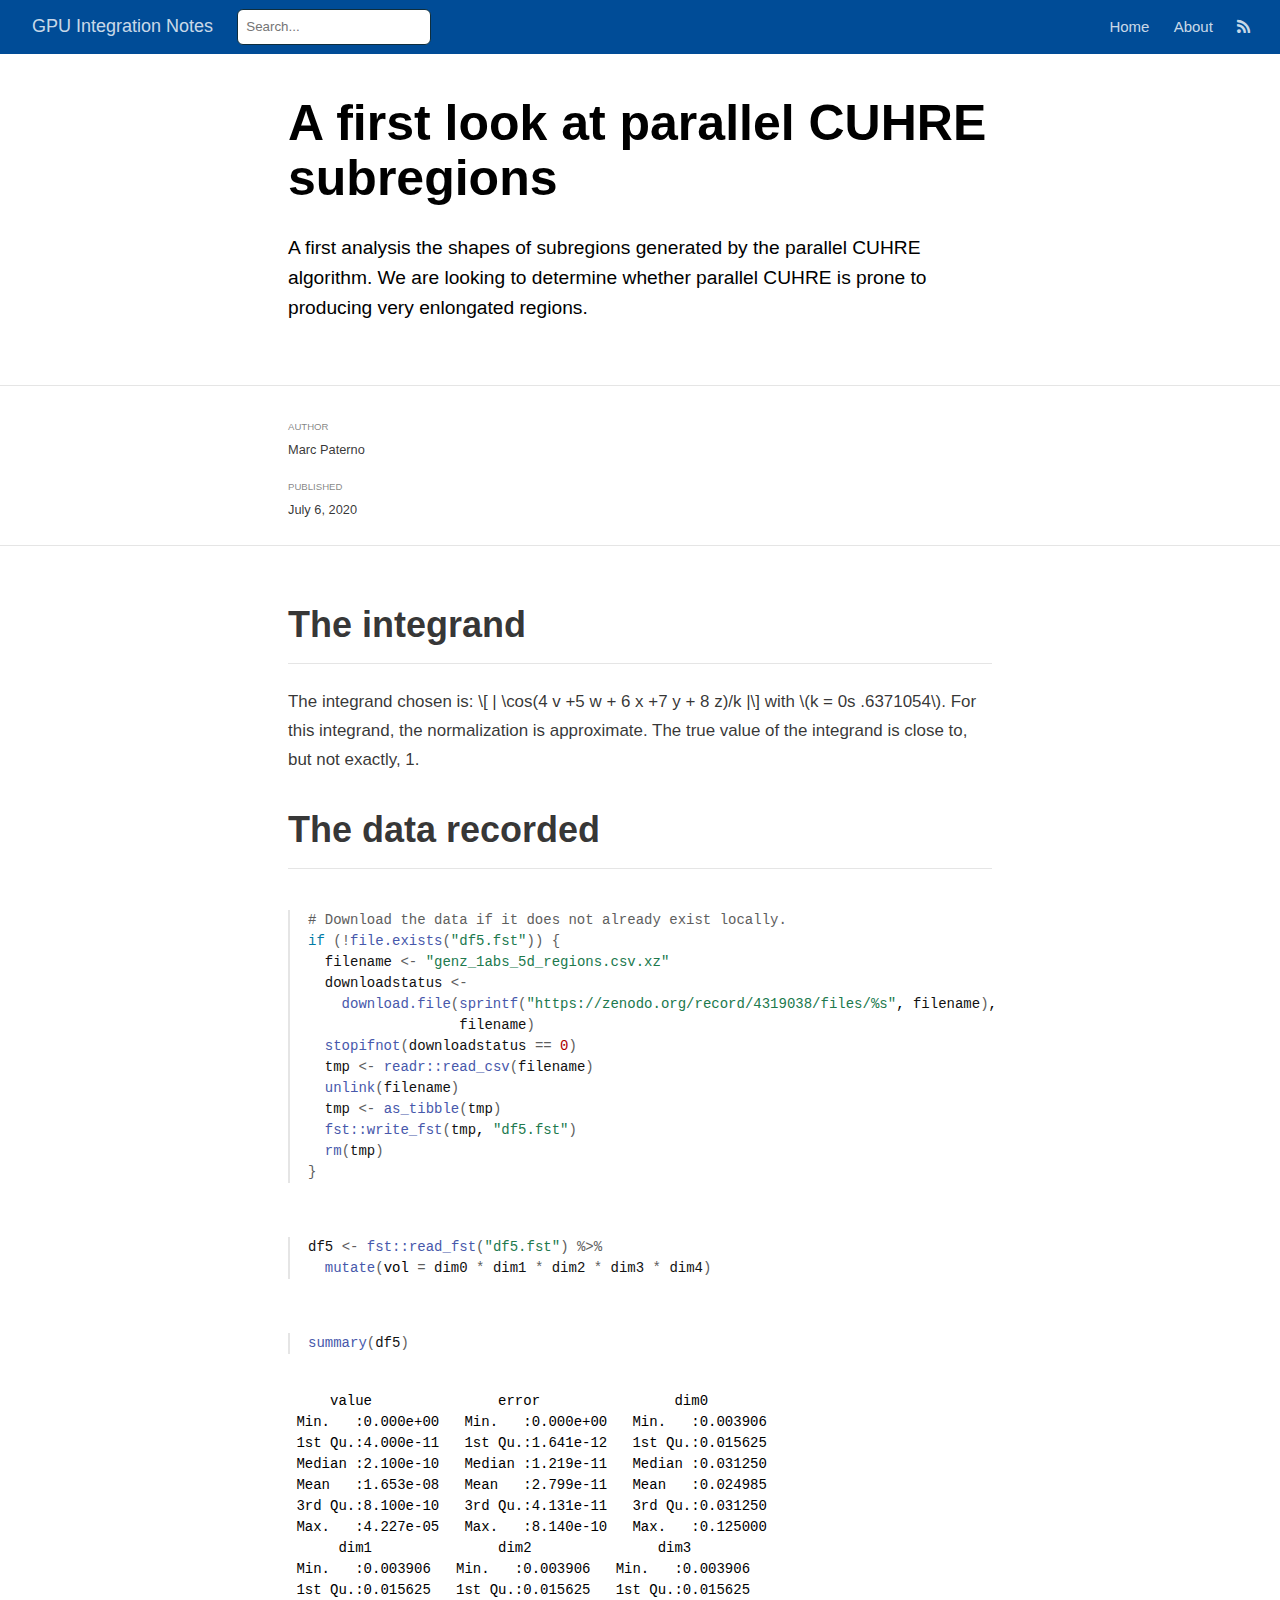
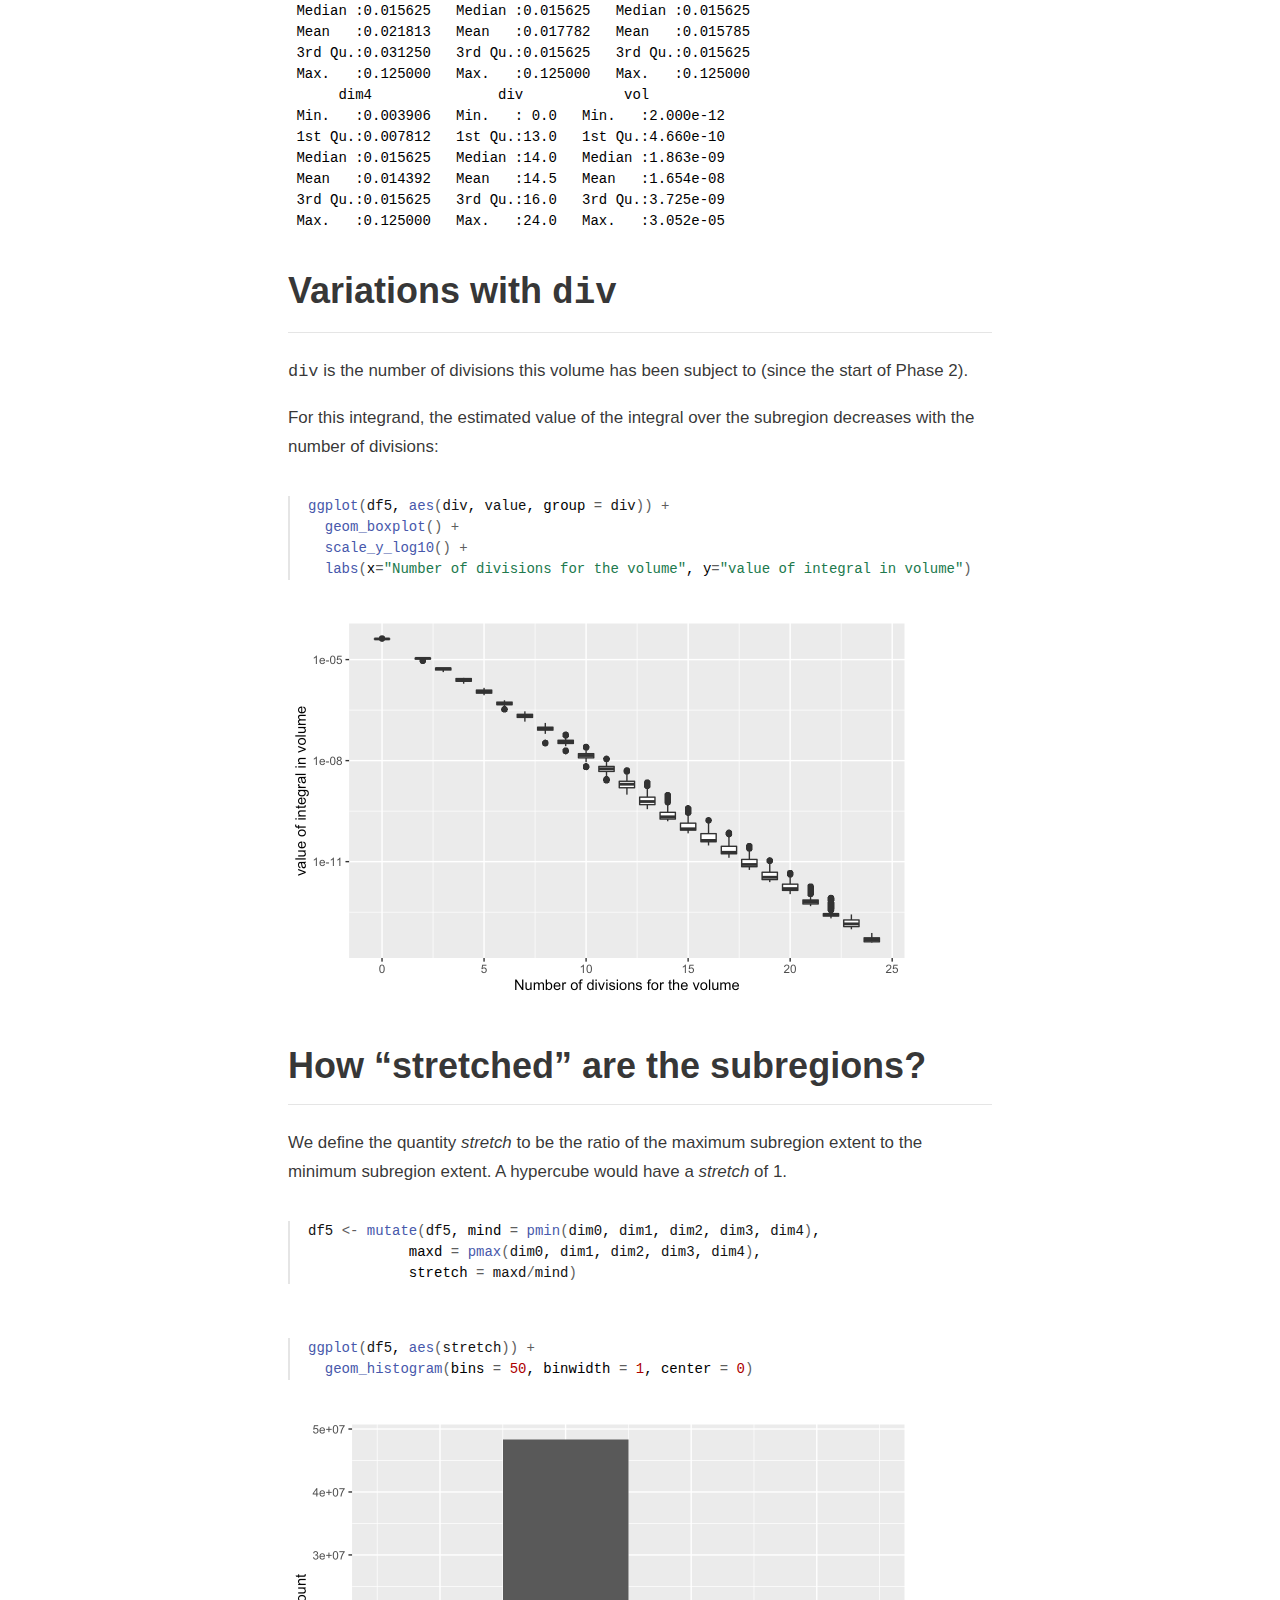
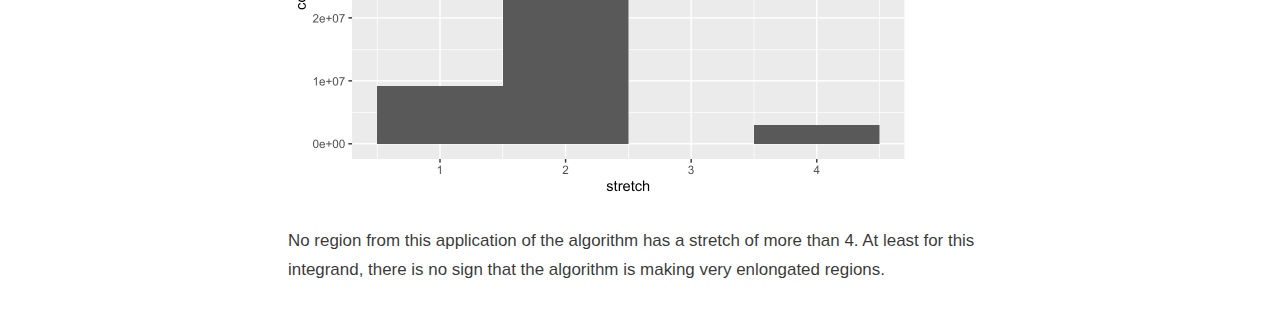
<file: docs/posts/2020-07-06-a-first-look-at-parallel-cuhre-subregions/index.html>
<!DOCTYPE html>

<html xmlns="http://www.w3.org/1999/xhtml" lang="" xml:lang="">

<head>
  <meta charset="utf-8"/>
  <meta name="viewport" content="width=device-width, initial-scale=1"/>
  <meta http-equiv="X-UA-Compatible" content="IE=Edge,chrome=1"/>
  <meta name="generator" content="distill" />

  <style type="text/css">
  /* Hide doc at startup (prevent jankiness while JS renders/transforms) */
  body {
    visibility: hidden;
  }
  </style>

 <!--radix_placeholder_import_source-->
 <!--/radix_placeholder_import_source-->

<style type="text/css">code{white-space: pre;}</style>
<style type="text/css" data-origin="pandoc">
pre > code.sourceCode { white-space: pre; position: relative; }
pre > code.sourceCode > span { display: inline-block; line-height: 1.25; }
pre > code.sourceCode > span:empty { height: 1.2em; }
code.sourceCode > span { color: inherit; text-decoration: inherit; }
div.sourceCode { margin: 1em 0; }
pre.sourceCode { margin: 0; }
@media screen {
div.sourceCode { overflow: auto; }
}
@media print {
pre > code.sourceCode { white-space: pre-wrap; }
pre > code.sourceCode > span { text-indent: -5em; padding-left: 5em; }
}
pre.numberSource code
  { counter-reset: source-line 0; }
pre.numberSource code > span
  { position: relative; left: -4em; counter-increment: source-line; }
pre.numberSource code > span > a:first-child::before
  { content: counter(source-line);
    position: relative; left: -1em; text-align: right; vertical-align: baseline;
    border: none; display: inline-block;
    -webkit-touch-callout: none; -webkit-user-select: none;
    -khtml-user-select: none; -moz-user-select: none;
    -ms-user-select: none; user-select: none;
    padding: 0 4px; width: 4em;
    color: #aaaaaa;
  }
pre.numberSource { margin-left: 3em; border-left: 1px solid #aaaaaa;  padding-left: 4px; }
div.sourceCode
  {   }
@media screen {
pre > code.sourceCode > span > a:first-child::before { text-decoration: underline; }
}
code span.al { color: #ad0000; } /* Alert */
code span.an { color: #5e5e5e; } /* Annotation */
code span.at { color: #20794d; } /* Attribute */
code span.bn { color: #ad0000; } /* BaseN */
code span.bu { } /* BuiltIn */
code span.cf { color: #007ba5; } /* ControlFlow */
code span.ch { color: #20794d; } /* Char */
code span.cn { color: #8f5902; } /* Constant */
code span.co { color: #5e5e5e; } /* Comment */
code span.cv { color: #5e5e5e; font-style: italic; } /* CommentVar */
code span.do { color: #5e5e5e; font-style: italic; } /* Documentation */
code span.dt { color: #ad0000; } /* DataType */
code span.dv { color: #ad0000; } /* DecVal */
code span.er { color: #ad0000; } /* Error */
code span.ex { } /* Extension */
code span.fl { color: #ad0000; } /* Float */
code span.fu { color: #4758ab; } /* Function */
code span.im { } /* Import */
code span.in { color: #5e5e5e; } /* Information */
code span.kw { color: #007ba5; } /* Keyword */
code span.op { color: #5e5e5e; } /* Operator */
code span.ot { color: #007ba5; } /* Other */
code span.pp { color: #ad0000; } /* Preprocessor */
code span.sc { color: #20794d; } /* SpecialChar */
code span.ss { color: #20794d; } /* SpecialString */
code span.st { color: #20794d; } /* String */
code span.va { color: #111111; } /* Variable */
code span.vs { color: #20794d; } /* VerbatimString */
code span.wa { color: #5e5e5e; font-style: italic; } /* Warning */
</style>

  <!--radix_placeholder_meta_tags-->
<title>GPU Integration Notes: A first look at parallel CUHRE subregions</title>

<meta property="description" itemprop="description" content="A first analysis the shapes of subregions generated by the parallel CUHRE algorithm.&#10;We are looking to determine whether parallel CUHRE is prone to producing very&#10;enlongated regions."/>


<!--  https://schema.org/Article -->
<meta property="article:published" itemprop="datePublished" content="2020-07-06"/>
<meta property="article:created" itemprop="dateCreated" content="2020-07-06"/>
<meta name="article:author" content="Marc Paterno"/>

<!--  https://developers.facebook.com/docs/sharing/webmasters#markup -->
<meta property="og:title" content="GPU Integration Notes: A first look at parallel CUHRE subregions"/>
<meta property="og:type" content="article"/>
<meta property="og:description" content="A first analysis the shapes of subregions generated by the parallel CUHRE algorithm.&#10;We are looking to determine whether parallel CUHRE is prone to producing very&#10;enlongated regions."/>
<meta property="og:locale" content="en_US"/>
<meta property="og:site_name" content="GPU Integration Notes"/>

<!--  https://dev.twitter.com/cards/types/summary -->
<meta property="twitter:card" content="summary"/>
<meta property="twitter:title" content="GPU Integration Notes: A first look at parallel CUHRE subregions"/>
<meta property="twitter:description" content="A first analysis the shapes of subregions generated by the parallel CUHRE algorithm.&#10;We are looking to determine whether parallel CUHRE is prone to producing very&#10;enlongated regions."/>

<!--/radix_placeholder_meta_tags-->
  <!--radix_placeholder_rmarkdown_metadata-->

<script type="text/json" id="radix-rmarkdown-metadata">
{"type":"list","attributes":{"names":{"type":"character","attributes":{},"value":["title","description","author","date","output"]}},"value":[{"type":"character","attributes":{},"value":["A first look at parallel CUHRE subregions"]},{"type":"character","attributes":{},"value":["A first analysis the shapes of subregions generated by the parallel CUHRE algorithm.\nWe are looking to determine whether parallel CUHRE is prone to producing very\nenlongated regions."]},{"type":"list","attributes":{},"value":[{"type":"list","attributes":{"names":{"type":"character","attributes":{},"value":["name","url"]}},"value":[{"type":"character","attributes":{},"value":["Marc Paterno"]},{"type":"character","attributes":{},"value":["https://github.com/marcpaterno"]}]}]},{"type":"character","attributes":{},"value":["07-06-2020"]},{"type":"list","attributes":{"names":{"type":"character","attributes":{},"value":["distill::distill_article"]}},"value":[{"type":"list","attributes":{"names":{"type":"character","attributes":{},"value":["self_contained"]}},"value":[{"type":"logical","attributes":{},"value":[false]}]}]}]}
</script>
<!--/radix_placeholder_rmarkdown_metadata-->
  
  <script type="text/json" id="radix-resource-manifest">
  {"type":"character","attributes":{},"value":["a-first-look-at-parallel-cuhre-subregions_files/anchor-4.2.2/anchor.min.js","a-first-look-at-parallel-cuhre-subregions_files/bowser-1.9.3/bowser.min.js","a-first-look-at-parallel-cuhre-subregions_files/distill-2.2.21/template.v2.js","a-first-look-at-parallel-cuhre-subregions_files/figure-html5/unnamed-chunk-1-1.png","a-first-look-at-parallel-cuhre-subregions_files/figure-html5/unnamed-chunk-2-1.png","a-first-look-at-parallel-cuhre-subregions_files/figure-html5/unnamed-chunk-3-1.png","a-first-look-at-parallel-cuhre-subregions_files/figure-html5/unnamed-chunk-4-1.png","a-first-look-at-parallel-cuhre-subregions_files/figure-html5/unnamed-chunk-6-1.png","a-first-look-at-parallel-cuhre-subregions_files/header-attrs-2.5/header-attrs.js","a-first-look-at-parallel-cuhre-subregions_files/jquery-1.11.3/jquery.min.js","a-first-look-at-parallel-cuhre-subregions_files/webcomponents-2.0.0/webcomponents.js","df5.fst"]}
  </script>
  <!--radix_placeholder_navigation_in_header-->
<meta name="distill:offset" content="../.."/>

<script type="application/javascript">

  window.headroom_prevent_pin = false;

  window.document.addEventListener("DOMContentLoaded", function (event) {

    // initialize headroom for banner
    var header = $('header').get(0);
    var headerHeight = header.offsetHeight;
    var headroom = new Headroom(header, {
      tolerance: 5,
      onPin : function() {
        if (window.headroom_prevent_pin) {
          window.headroom_prevent_pin = false;
          headroom.unpin();
        }
      }
    });
    headroom.init();
    if(window.location.hash)
      headroom.unpin();
    $(header).addClass('headroom--transition');

    // offset scroll location for banner on hash change
    // (see: https://github.com/WickyNilliams/headroom.js/issues/38)
    window.addEventListener("hashchange", function(event) {
      window.scrollTo(0, window.pageYOffset - (headerHeight + 25));
    });

    // responsive menu
    $('.distill-site-header').each(function(i, val) {
      var topnav = $(this);
      var toggle = topnav.find('.nav-toggle');
      toggle.on('click', function() {
        topnav.toggleClass('responsive');
      });
    });

    // nav dropdowns
    $('.nav-dropbtn').click(function(e) {
      $(this).next('.nav-dropdown-content').toggleClass('nav-dropdown-active');
      $(this).parent().siblings('.nav-dropdown')
         .children('.nav-dropdown-content').removeClass('nav-dropdown-active');
    });
    $("body").click(function(e){
      $('.nav-dropdown-content').removeClass('nav-dropdown-active');
    });
    $(".nav-dropdown").click(function(e){
      e.stopPropagation();
    });
  });
</script>

<style type="text/css">

/* Theme (user-documented overrideables for nav appearance) */

.distill-site-nav {
  color: rgba(255, 255, 255, 0.8);
  background-color: #0F2E3D;
  font-size: 15px;
  font-weight: 300;
}

.distill-site-nav a {
  color: inherit;
  text-decoration: none;
}

.distill-site-nav a:hover {
  color: white;
}

@media print {
  .distill-site-nav {
    display: none;
  }
}

.distill-site-header {

}

.distill-site-footer {

}


/* Site Header */

.distill-site-header {
  width: 100%;
  box-sizing: border-box;
  z-index: 3;
}

.distill-site-header .nav-left {
  display: inline-block;
  margin-left: 8px;
}

@media screen and (max-width: 768px) {
  .distill-site-header .nav-left {
    margin-left: 0;
  }
}


.distill-site-header .nav-right {
  float: right;
  margin-right: 8px;
}

.distill-site-header a,
.distill-site-header .title {
  display: inline-block;
  text-align: center;
  padding: 14px 10px 14px 10px;
}

.distill-site-header .title {
  font-size: 18px;
  min-width: 150px;
}

.distill-site-header .logo {
  padding: 0;
}

.distill-site-header .logo img {
  display: none;
  max-height: 20px;
  width: auto;
  margin-bottom: -4px;
}

.distill-site-header .nav-image img {
  max-height: 18px;
  width: auto;
  display: inline-block;
  margin-bottom: -3px;
}



@media screen and (min-width: 1000px) {
  .distill-site-header .logo img {
    display: inline-block;
  }
  .distill-site-header .nav-left {
    margin-left: 20px;
  }
  .distill-site-header .nav-right {
    margin-right: 20px;
  }
  .distill-site-header .title {
    padding-left: 12px;
  }
}


.distill-site-header .nav-toggle {
  display: none;
}

.nav-dropdown {
  display: inline-block;
  position: relative;
}

.nav-dropdown .nav-dropbtn {
  border: none;
  outline: none;
  color: rgba(255, 255, 255, 0.8);
  padding: 16px 10px;
  background-color: transparent;
  font-family: inherit;
  font-size: inherit;
  font-weight: inherit;
  margin: 0;
  margin-top: 1px;
  z-index: 2;
}

.nav-dropdown-content {
  display: none;
  position: absolute;
  background-color: white;
  min-width: 200px;
  border: 1px solid rgba(0,0,0,0.15);
  border-radius: 4px;
  box-shadow: 0px 8px 16px 0px rgba(0,0,0,0.1);
  z-index: 1;
  margin-top: 2px;
  white-space: nowrap;
  padding-top: 4px;
  padding-bottom: 4px;
}

.nav-dropdown-content hr {
  margin-top: 4px;
  margin-bottom: 4px;
  border: none;
  border-bottom: 1px solid rgba(0, 0, 0, 0.1);
}

.nav-dropdown-active {
  display: block;
}

.nav-dropdown-content a, .nav-dropdown-content .nav-dropdown-header {
  color: black;
  padding: 6px 24px;
  text-decoration: none;
  display: block;
  text-align: left;
}

.nav-dropdown-content .nav-dropdown-header {
  display: block;
  padding: 5px 24px;
  padding-bottom: 0;
  text-transform: uppercase;
  font-size: 14px;
  color: #999999;
  white-space: nowrap;
}

.nav-dropdown:hover .nav-dropbtn {
  color: white;
}

.nav-dropdown-content a:hover {
  background-color: #ddd;
  color: black;
}

.nav-right .nav-dropdown-content {
  margin-left: -45%;
  right: 0;
}

@media screen and (max-width: 768px) {
  .distill-site-header a, .distill-site-header .nav-dropdown  {display: none;}
  .distill-site-header a.nav-toggle {
    float: right;
    display: block;
  }
  .distill-site-header .title {
    margin-left: 0;
  }
  .distill-site-header .nav-right {
    margin-right: 0;
  }
  .distill-site-header {
    overflow: hidden;
  }
  .nav-right .nav-dropdown-content {
    margin-left: 0;
  }
}


@media screen and (max-width: 768px) {
  .distill-site-header.responsive {position: relative; min-height: 500px; }
  .distill-site-header.responsive a.nav-toggle {
    position: absolute;
    right: 0;
    top: 0;
  }
  .distill-site-header.responsive a,
  .distill-site-header.responsive .nav-dropdown {
    display: block;
    text-align: left;
  }
  .distill-site-header.responsive .nav-left,
  .distill-site-header.responsive .nav-right {
    width: 100%;
  }
  .distill-site-header.responsive .nav-dropdown {float: none;}
  .distill-site-header.responsive .nav-dropdown-content {position: relative;}
  .distill-site-header.responsive .nav-dropdown .nav-dropbtn {
    display: block;
    width: 100%;
    text-align: left;
  }
}

/* Site Footer */

.distill-site-footer {
  width: 100%;
  overflow: hidden;
  box-sizing: border-box;
  z-index: 3;
  margin-top: 30px;
  padding-top: 30px;
  padding-bottom: 30px;
  text-align: center;
}

/* Headroom */

d-title {
  padding-top: 6rem;
}

@media print {
  d-title {
    padding-top: 4rem;
  }
}

.headroom {
  z-index: 1000;
  position: fixed;
  top: 0;
  left: 0;
  right: 0;
}

.headroom--transition {
  transition: all .4s ease-in-out;
}

.headroom--unpinned {
  top: -100px;
}

.headroom--pinned {
  top: 0;
}

</style>

<link href="../../site_libs/font-awesome-5.1.0/css/all.css" rel="stylesheet"/>
<link href="../../site_libs/font-awesome-5.1.0/css/v4-shims.css" rel="stylesheet"/>
<script src="../../site_libs/headroom-0.9.4/headroom.min.js"></script>
<script src="../../site_libs/autocomplete-0.37.1/autocomplete.min.js"></script>
<script src="../../site_libs/fuse-6.4.1/fuse.min.js"></script>

<script type="application/javascript">

function getMeta(metaName) {
  var metas = document.getElementsByTagName('meta');
  for (let i = 0; i < metas.length; i++) {
    if (metas[i].getAttribute('name') === metaName) {
      return metas[i].getAttribute('content');
    }
  }
  return '';
}

function offsetURL(url) {
  var offset = getMeta('distill:offset');
  return offset ? offset + '/' + url : url;
}

function createFuseIndex() {

  // create fuse index
  var options = {
    keys: [
      { name: 'title', weight: 20 },
      { name: 'categories', weight: 15 },
      { name: 'description', weight: 10 },
      { name: 'contents', weight: 5 },
    ],
    ignoreLocation: true,
    threshold: 0
  };
  var fuse = new window.Fuse([], options);

  // fetch the main search.json
  return fetch(offsetURL('search.json'))
    .then(function(response) {
      if (response.status == 200) {
        return response.json().then(function(json) {
          // index main articles
          json.articles.forEach(function(article) {
            fuse.add(article);
          });
          // download collections and index their articles
          return Promise.all(json.collections.map(function(collection) {
            return fetch(offsetURL(collection)).then(function(response) {
              if (response.status === 200) {
                return response.json().then(function(articles) {
                  articles.forEach(function(article) {
                    fuse.add(article);
                  });
                })
              } else {
                return Promise.reject(
                  new Error('Unexpected status from search index request: ' +
                            response.status)
                );
              }
            });
          })).then(function() {
            return fuse;
          });
        });

      } else {
        return Promise.reject(
          new Error('Unexpected status from search index request: ' +
                      response.status)
        );
      }
    });
}

window.document.addEventListener("DOMContentLoaded", function (event) {

  // get search element (bail if we don't have one)
  var searchEl = window.document.getElementById('distill-search');
  if (!searchEl)
    return;

  createFuseIndex()
    .then(function(fuse) {

      // make search box visible
      searchEl.classList.remove('hidden');

      // initialize autocomplete
      var options = {
        autoselect: true,
        hint: false,
        minLength: 2,
      };
      window.autocomplete(searchEl, options, [{
        source: function(query, callback) {
          const searchOptions = {
            isCaseSensitive: false,
            shouldSort: true,
            minMatchCharLength: 2,
            limit: 10,
          };
          var results = fuse.search(query, searchOptions);
          callback(results
            .map(function(result) { return result.item; })
            .filter(function(item) { return !!item.description; })
          );
        },
        templates: {
          suggestion: function(suggestion) {
            var html = `
              <div class="search-item">
                <h3>${suggestion.title}</h3>
                <div class="search-item-description">
                  ${suggestion.description}
                </div>
                <div class="search-item-preview">
                  <img src="${suggestion.preview ? offsetURL(suggestion.preview) : ''}"</img>
                </div>
              </div>
            `;
            return html;
          }
        }
      }]).on('autocomplete:selected', function(event, suggestion) {
        window.location.href = offsetURL(suggestion.path);
      });
      // remove inline display style on autocompleter (we want to
      // manage responsive display via css)
      $('.algolia-autocomplete').css("display", "");
    })
    .catch(function(error) {
      console.log(error);
    });

});

</script>

<style type="text/css">

/* Algolioa Autocomplete */

.algolia-autocomplete {
  display: inline-block;
  margin-left: 10px;
  vertical-align: sub;
  background-color: white;
  color: black;
  padding: 6px;
  padding-top: 8px;
  padding-bottom: 0;
  border-radius: 6px;
  border: 1px #0F2E3D solid;
  width: 180px;
}


@media screen and (max-width: 768px) {
  .distill-site-nav .algolia-autocomplete {
    display: none;
    visibility: hidden;
  }
  .distill-site-nav.responsive .algolia-autocomplete {
    display: inline-block;
    visibility: visible;
  }
  .distill-site-nav.responsive .algolia-autocomplete .aa-dropdown-menu {
    margin-left: 0;
    width: 400px;
    max-height: 400px;
  }
}

.algolia-autocomplete .aa-input, .algolia-autocomplete .aa-hint {
  width: 90%;
  outline: none;
  border: none;
}

.algolia-autocomplete .aa-hint {
  color: #999;
}
.algolia-autocomplete .aa-dropdown-menu {
  width: 550px;
  max-height: 70vh;
  overflow-x: visible;
  overflow-y: scroll;
  padding: 5px;
  margin-top: 3px;
  margin-left: -150px;
  background-color: #fff;
  border-radius: 5px;
  border: 1px solid #999;
  border-top: none;
}

.algolia-autocomplete .aa-dropdown-menu .aa-suggestion {
  cursor: pointer;
  padding: 5px 4px;
  border-bottom: 1px solid #eee;
}

.algolia-autocomplete .aa-dropdown-menu .aa-suggestion:last-of-type {
  border-bottom: none;
  margin-bottom: 2px;
}

.algolia-autocomplete .aa-dropdown-menu .aa-suggestion .search-item {
  overflow: hidden;
  font-size: 0.8em;
  line-height: 1.4em;
}

.algolia-autocomplete .aa-dropdown-menu .aa-suggestion .search-item h3 {
  margin-block-start: 0;
  margin-block-end: 5px;
}

.algolia-autocomplete .aa-dropdown-menu .aa-suggestion .search-item-description {
  display: inline-block;
  overflow: hidden;
  height: 2.8em;
  width: 80%;
  margin-right: 4%;
}

.algolia-autocomplete .aa-dropdown-menu .aa-suggestion .search-item-preview {
  display: inline-block;
  width: 15%;
}

.algolia-autocomplete .aa-dropdown-menu .aa-suggestion .search-item-preview img {
  height: 3em;
  width: auto;
  display: none;
}

.algolia-autocomplete .aa-dropdown-menu .aa-suggestion .search-item-preview img[src] {
  display: initial;
}

.algolia-autocomplete .aa-dropdown-menu .aa-suggestion.aa-cursor {
  background-color: #eee;
}
.algolia-autocomplete .aa-dropdown-menu .aa-suggestion em {
  font-weight: bold;
  font-style: normal;
}

</style>


<!--/radix_placeholder_navigation_in_header-->
  <!--radix_placeholder_distill-->

<style type="text/css">

body {
  background-color: white;
}

.pandoc-table {
  width: 100%;
}

.pandoc-table>caption {
  margin-bottom: 10px;
}

.pandoc-table th:not([align]) {
  text-align: left;
}

.pagedtable-footer {
  font-size: 15px;
}

d-byline .byline {
  grid-template-columns: 2fr 2fr;
}

d-byline .byline h3 {
  margin-block-start: 1.5em;
}

d-byline .byline .authors-affiliations h3 {
  margin-block-start: 0.5em;
}

.authors-affiliations .orcid-id {
  width: 16px;
  height:16px;
  margin-left: 4px;
  margin-right: 4px;
  vertical-align: middle;
  padding-bottom: 2px;
}

d-title .dt-tags {
  margin-top: 1em;
  grid-column: text;
}

.dt-tags .dt-tag {
  text-decoration: none;
  display: inline-block;
  color: rgba(0,0,0,0.6);
  padding: 0em 0.4em;
  margin-right: 0.5em;
  margin-bottom: 0.4em;
  font-size: 70%;
  border: 1px solid rgba(0,0,0,0.2);
  border-radius: 3px;
  text-transform: uppercase;
  font-weight: 500;
}

d-article table.gt_table td,
d-article table.gt_table th {
  border-bottom: none;
}

.html-widget {
  margin-bottom: 2.0em;
}

.l-screen-inset {
  padding-right: 16px;
}

.l-screen .caption {
  margin-left: 10px;
}

.shaded {
  background: rgb(247, 247, 247);
  padding-top: 20px;
  padding-bottom: 20px;
  border-top: 1px solid rgba(0, 0, 0, 0.1);
  border-bottom: 1px solid rgba(0, 0, 0, 0.1);
}

.shaded .html-widget {
  margin-bottom: 0;
  border: 1px solid rgba(0, 0, 0, 0.1);
}

.shaded .shaded-content {
  background: white;
}

.text-output {
  margin-top: 0;
  line-height: 1.5em;
}

.hidden {
  display: none !important;
}

d-article {
  padding-top: 2.5rem;
  padding-bottom: 30px;
}

d-appendix {
  padding-top: 30px;
}

d-article>p>img {
  width: 100%;
}

d-article h2 {
  margin: 1rem 0 1.5rem 0;
}

d-article h3 {
  margin-top: 1.5rem;
}

d-article iframe {
  border: 1px solid rgba(0, 0, 0, 0.1);
  margin-bottom: 2.0em;
  width: 100%;
}

/* Tweak code blocks */

d-article div.sourceCode code,
d-article pre code {
  font-family: Consolas, Monaco, 'Andale Mono', 'Ubuntu Mono', monospace;
}

d-article pre,
d-article div.sourceCode,
d-article div.sourceCode pre {
  overflow: auto;
}

d-article div.sourceCode {
  background-color: white;
}

d-article div.sourceCode pre {
  padding-left: 10px;
  font-size: 12px;
  border-left: 2px solid rgba(0,0,0,0.1);
}

d-article pre {
  font-size: 12px;
  color: black;
  background: none;
  margin-top: 0;
  text-align: left;
  white-space: pre;
  word-spacing: normal;
  word-break: normal;
  word-wrap: normal;
  line-height: 1.5;

  -moz-tab-size: 4;
  -o-tab-size: 4;
  tab-size: 4;

  -webkit-hyphens: none;
  -moz-hyphens: none;
  -ms-hyphens: none;
  hyphens: none;
}

d-article pre a {
  border-bottom: none;
}

d-article pre a:hover {
  border-bottom: none;
  text-decoration: underline;
}

@media(min-width: 768px) {

d-article pre,
d-article div.sourceCode,
d-article div.sourceCode pre {
  overflow: visible !important;
}

d-article div.sourceCode pre {
  padding-left: 18px;
  font-size: 14px;
}

d-article pre {
  font-size: 14px;
}

}

figure img.external {
  background: white;
  border: 1px solid rgba(0, 0, 0, 0.1);
  box-shadow: 0 1px 8px rgba(0, 0, 0, 0.1);
  padding: 18px;
  box-sizing: border-box;
}

/* CSS for d-contents */

.d-contents {
  grid-column: text;
  color: rgba(0,0,0,0.8);
  font-size: 0.9em;
  padding-bottom: 1em;
  margin-bottom: 1em;
  padding-bottom: 0.5em;
  margin-bottom: 1em;
  padding-left: 0.25em;
  justify-self: start;
}

@media(min-width: 1000px) {
  .d-contents.d-contents-float {
    height: 0;
    grid-column-start: 1;
    grid-column-end: 4;
    justify-self: center;
    padding-right: 3em;
    padding-left: 2em;
  }
}

.d-contents nav h3 {
  font-size: 18px;
  margin-top: 0;
  margin-bottom: 1em;
}

.d-contents li {
  list-style-type: none
}

.d-contents nav > ul {
  padding-left: 0;
}

.d-contents ul {
  padding-left: 1em
}

.d-contents nav ul li {
  margin-top: 0.6em;
  margin-bottom: 0.2em;
}

.d-contents nav a {
  font-size: 13px;
  border-bottom: none;
  text-decoration: none
  color: rgba(0, 0, 0, 0.8);
}

.d-contents nav a:hover {
  text-decoration: underline solid rgba(0, 0, 0, 0.6)
}

.d-contents nav > ul > li > a {
  font-weight: 600;
}

.d-contents nav > ul > li > ul {
  font-weight: inherit;
}

.d-contents nav > ul > li > ul > li {
  margin-top: 0.2em;
}


.d-contents nav ul {
  margin-top: 0;
  margin-bottom: 0.25em;
}

.d-article-with-toc h2:nth-child(2) {
  margin-top: 0;
}


/* Figure */

.figure {
  position: relative;
  margin-bottom: 2.5em;
  margin-top: 1.5em;
}

.figure img {
  width: 100%;
}

.figure .caption {
  color: rgba(0, 0, 0, 0.6);
  font-size: 12px;
  line-height: 1.5em;
}

.figure img.external {
  background: white;
  border: 1px solid rgba(0, 0, 0, 0.1);
  box-shadow: 0 1px 8px rgba(0, 0, 0, 0.1);
  padding: 18px;
  box-sizing: border-box;
}

.figure .caption a {
  color: rgba(0, 0, 0, 0.6);
}

.figure .caption b,
.figure .caption strong, {
  font-weight: 600;
  color: rgba(0, 0, 0, 1.0);
}

/* Citations */

d-article .citation {
  color: inherit;
  cursor: inherit;
}

div.hanging-indent{
  margin-left: 1em; text-indent: -1em;
}


/* Tweak 1000px media break to show more text */

@media(min-width: 1000px) {
  .base-grid,
  distill-header,
  d-title,
  d-abstract,
  d-article,
  d-appendix,
  distill-appendix,
  d-byline,
  d-footnote-list,
  d-citation-list,
  distill-footer {
    grid-template-columns: [screen-start] 1fr [page-start kicker-start] 80px [middle-start] 50px [text-start kicker-end] 65px 65px 65px 65px 65px 65px 65px 65px [text-end gutter-start] 65px [middle-end] 65px [page-end gutter-end] 1fr [screen-end];
    grid-column-gap: 16px;
  }

  .grid {
    grid-column-gap: 16px;
  }

  d-article {
    font-size: 1.06rem;
    line-height: 1.7em;
  }
  figure .caption, .figure .caption, figure figcaption {
    font-size: 13px;
  }
}

@media(min-width: 1180px) {
  .base-grid,
  distill-header,
  d-title,
  d-abstract,
  d-article,
  d-appendix,
  distill-appendix,
  d-byline,
  d-footnote-list,
  d-citation-list,
  distill-footer {
    grid-template-columns: [screen-start] 1fr [page-start kicker-start] 60px [middle-start] 60px [text-start kicker-end] 60px 60px 60px 60px 60px 60px 60px 60px [text-end gutter-start] 60px [middle-end] 60px [page-end gutter-end] 1fr [screen-end];
    grid-column-gap: 32px;
  }

  .grid {
    grid-column-gap: 32px;
  }
}


/* Get the citation styles for the appendix (not auto-injected on render since
   we do our own rendering of the citation appendix) */

d-appendix .citation-appendix,
.d-appendix .citation-appendix {
  font-size: 11px;
  line-height: 15px;
  border-left: 1px solid rgba(0, 0, 0, 0.1);
  padding-left: 18px;
  border: 1px solid rgba(0,0,0,0.1);
  background: rgba(0, 0, 0, 0.02);
  padding: 10px 18px;
  border-radius: 3px;
  color: rgba(150, 150, 150, 1);
  overflow: hidden;
  margin-top: -12px;
  white-space: pre-wrap;
  word-wrap: break-word;
}

/* Include appendix styles here so they can be overridden */

d-appendix {
  contain: layout style;
  font-size: 0.8em;
  line-height: 1.7em;
  margin-top: 60px;
  margin-bottom: 0;
  border-top: 1px solid rgba(0, 0, 0, 0.1);
  color: rgba(0,0,0,0.5);
  padding-top: 60px;
  padding-bottom: 48px;
}

d-appendix h3 {
  grid-column: page-start / text-start;
  font-size: 15px;
  font-weight: 500;
  margin-top: 1em;
  margin-bottom: 0;
  color: rgba(0,0,0,0.65);
}

d-appendix h3 + * {
  margin-top: 1em;
}

d-appendix ol {
  padding: 0 0 0 15px;
}

@media (min-width: 768px) {
  d-appendix ol {
    padding: 0 0 0 30px;
    margin-left: -30px;
  }
}

d-appendix li {
  margin-bottom: 1em;
}

d-appendix a {
  color: rgba(0, 0, 0, 0.6);
}

d-appendix > * {
  grid-column: text;
}

d-appendix > d-footnote-list,
d-appendix > d-citation-list,
d-appendix > distill-appendix {
  grid-column: screen;
}

/* Include footnote styles here so they can be overridden */

d-footnote-list {
  contain: layout style;
}

d-footnote-list > * {
  grid-column: text;
}

d-footnote-list a.footnote-backlink {
  color: rgba(0,0,0,0.3);
  padding-left: 0.5em;
}



/* Anchor.js */

.anchorjs-link {
  /*transition: all .25s linear; */
  text-decoration: none;
  border-bottom: none;
}
*:hover > .anchorjs-link {
  margin-left: -1.125em !important;
  text-decoration: none;
  border-bottom: none;
}

/* Social footer */

.social_footer {
  margin-top: 30px;
  margin-bottom: 0;
  color: rgba(0,0,0,0.67);
}

.disqus-comments {
  margin-right: 30px;
}

.disqus-comment-count {
  border-bottom: 1px solid rgba(0, 0, 0, 0.4);
  cursor: pointer;
}

#disqus_thread {
  margin-top: 30px;
}

.article-sharing a {
  border-bottom: none;
  margin-right: 8px;
}

.article-sharing a:hover {
  border-bottom: none;
}

.sidebar-section.subscribe {
  font-size: 12px;
  line-height: 1.6em;
}

.subscribe p {
  margin-bottom: 0.5em;
}


.article-footer .subscribe {
  font-size: 15px;
  margin-top: 45px;
}


.sidebar-section.custom {
  font-size: 12px;
  line-height: 1.6em;
}

.custom p {
  margin-bottom: 0.5em;
}

/* Styles for listing layout (hide title) */
.layout-listing d-title, .layout-listing .d-title {
  display: none;
}

/* Styles for posts lists (not auto-injected) */


.posts-with-sidebar {
  padding-left: 45px;
  padding-right: 45px;
}

.posts-list .description h2,
.posts-list .description p {
  font-family: -apple-system, BlinkMacSystemFont, "Segoe UI", Roboto, Oxygen, Ubuntu, Cantarell, "Fira Sans", "Droid Sans", "Helvetica Neue", Arial, sans-serif;
}

.posts-list .description h2 {
  font-weight: 700;
  border-bottom: none;
  padding-bottom: 0;
}

.posts-list h2.post-tag {
  border-bottom: 1px solid rgba(0, 0, 0, 0.2);
  padding-bottom: 12px;
}
.posts-list {
  margin-top: 60px;
  margin-bottom: 24px;
}

.posts-list .post-preview {
  text-decoration: none;
  overflow: hidden;
  display: block;
  border-bottom: 1px solid rgba(0, 0, 0, 0.1);
  padding: 24px 0;
}

.post-preview-last {
  border-bottom: none !important;
}

.posts-list .posts-list-caption {
  grid-column: screen;
  font-weight: 400;
}

.posts-list .post-preview h2 {
  margin: 0 0 6px 0;
  line-height: 1.2em;
  font-style: normal;
  font-size: 24px;
}

.posts-list .post-preview p {
  margin: 0 0 12px 0;
  line-height: 1.4em;
  font-size: 16px;
}

.posts-list .post-preview .thumbnail {
  box-sizing: border-box;
  margin-bottom: 24px;
  position: relative;
  max-width: 500px;
}
.posts-list .post-preview img {
  width: 100%;
  display: block;
}

.posts-list .metadata {
  font-size: 12px;
  line-height: 1.4em;
  margin-bottom: 18px;
}

.posts-list .metadata > * {
  display: inline-block;
}

.posts-list .metadata .publishedDate {
  margin-right: 2em;
}

.posts-list .metadata .dt-authors {
  display: block;
  margin-top: 0.3em;
  margin-right: 2em;
}

.posts-list .dt-tags {
  display: block;
  line-height: 1em;
}

.posts-list .dt-tags .dt-tag {
  display: inline-block;
  color: rgba(0,0,0,0.6);
  padding: 0.3em 0.4em;
  margin-right: 0.2em;
  margin-bottom: 0.4em;
  font-size: 60%;
  border: 1px solid rgba(0,0,0,0.2);
  border-radius: 3px;
  text-transform: uppercase;
  font-weight: 500;
}

.posts-list img {
  opacity: 1;
}

.posts-list img[data-src] {
  opacity: 0;
}

.posts-more {
  clear: both;
}


.posts-sidebar {
  font-size: 16px;
}

.posts-sidebar h3 {
  font-size: 16px;
  margin-top: 0;
  margin-bottom: 0.5em;
  font-weight: 400;
  text-transform: uppercase;
}

.sidebar-section {
  margin-bottom: 30px;
}

.categories ul {
  list-style-type: none;
  margin: 0;
  padding: 0;
}

.categories li {
  color: rgba(0, 0, 0, 0.8);
  margin-bottom: 0;
}

.categories li>a {
  border-bottom: none;
}

.categories li>a:hover {
  border-bottom: 1px solid rgba(0, 0, 0, 0.4);
}

.categories .active {
  font-weight: 600;
}

.categories .category-count {
  color: rgba(0, 0, 0, 0.4);
}


@media(min-width: 768px) {
  .posts-list .post-preview h2 {
    font-size: 26px;
  }
  .posts-list .post-preview .thumbnail {
    float: right;
    width: 30%;
    margin-bottom: 0;
  }
  .posts-list .post-preview .description {
    float: left;
    width: 45%;
  }
  .posts-list .post-preview .metadata {
    float: left;
    width: 20%;
    margin-top: 8px;
  }
  .posts-list .post-preview p {
    margin: 0 0 12px 0;
    line-height: 1.5em;
    font-size: 16px;
  }
  .posts-with-sidebar .posts-list {
    float: left;
    width: 75%;
  }
  .posts-with-sidebar .posts-sidebar {
    float: right;
    width: 20%;
    margin-top: 60px;
    padding-top: 24px;
    padding-bottom: 24px;
  }
}


/* Improve display for browsers without grid (IE/Edge <= 15) */

.downlevel {
  line-height: 1.6em;
  font-family: -apple-system, BlinkMacSystemFont, "Segoe UI", Roboto, Oxygen, Ubuntu, Cantarell, "Fira Sans", "Droid Sans", "Helvetica Neue", Arial, sans-serif;
  margin: 0;
}

.downlevel .d-title {
  padding-top: 6rem;
  padding-bottom: 1.5rem;
}

.downlevel .d-title h1 {
  font-size: 50px;
  font-weight: 700;
  line-height: 1.1em;
  margin: 0 0 0.5rem;
}

.downlevel .d-title p {
  font-weight: 300;
  font-size: 1.2rem;
  line-height: 1.55em;
  margin-top: 0;
}

.downlevel .d-byline {
  padding-top: 0.8em;
  padding-bottom: 0.8em;
  font-size: 0.8rem;
  line-height: 1.8em;
}

.downlevel .section-separator {
  border: none;
  border-top: 1px solid rgba(0, 0, 0, 0.1);
}

.downlevel .d-article {
  font-size: 1.06rem;
  line-height: 1.7em;
  padding-top: 1rem;
  padding-bottom: 2rem;
}


.downlevel .d-appendix {
  padding-left: 0;
  padding-right: 0;
  max-width: none;
  font-size: 0.8em;
  line-height: 1.7em;
  margin-bottom: 0;
  color: rgba(0,0,0,0.5);
  padding-top: 40px;
  padding-bottom: 48px;
}

.downlevel .footnotes ol {
  padding-left: 13px;
}

.downlevel .base-grid,
.downlevel .distill-header,
.downlevel .d-title,
.downlevel .d-abstract,
.downlevel .d-article,
.downlevel .d-appendix,
.downlevel .distill-appendix,
.downlevel .d-byline,
.downlevel .d-footnote-list,
.downlevel .d-citation-list,
.downlevel .distill-footer,
.downlevel .appendix-bottom,
.downlevel .posts-container {
  padding-left: 40px;
  padding-right: 40px;
}

@media(min-width: 768px) {
  .downlevel .base-grid,
  .downlevel .distill-header,
  .downlevel .d-title,
  .downlevel .d-abstract,
  .downlevel .d-article,
  .downlevel .d-appendix,
  .downlevel .distill-appendix,
  .downlevel .d-byline,
  .downlevel .d-footnote-list,
  .downlevel .d-citation-list,
  .downlevel .distill-footer,
  .downlevel .appendix-bottom,
  .downlevel .posts-container {
  padding-left: 150px;
  padding-right: 150px;
  max-width: 900px;
}
}

.downlevel pre code {
  display: block;
  border-left: 2px solid rgba(0, 0, 0, .1);
  padding: 0 0 0 20px;
  font-size: 14px;
}

.downlevel code, .downlevel pre {
  color: black;
  background: none;
  font-family: Consolas, Monaco, 'Andale Mono', 'Ubuntu Mono', monospace;
  text-align: left;
  white-space: pre;
  word-spacing: normal;
  word-break: normal;
  word-wrap: normal;
  line-height: 1.5;

  -moz-tab-size: 4;
  -o-tab-size: 4;
  tab-size: 4;

  -webkit-hyphens: none;
  -moz-hyphens: none;
  -ms-hyphens: none;
  hyphens: none;
}

.downlevel .posts-list .post-preview {
  color: inherit;
}



</style>

<script type="application/javascript">

function is_downlevel_browser() {
  if (bowser.isUnsupportedBrowser({ msie: "12", msedge: "16"},
                                 window.navigator.userAgent)) {
    return true;
  } else {
    return window.load_distill_framework === undefined;
  }
}

// show body when load is complete
function on_load_complete() {

  // add anchors
  if (window.anchors) {
    window.anchors.options.placement = 'left';
    window.anchors.add('d-article > h2, d-article > h3, d-article > h4, d-article > h5');
  }


  // set body to visible
  document.body.style.visibility = 'visible';

  // force redraw for leaflet widgets
  if (window.HTMLWidgets) {
    var maps = window.HTMLWidgets.findAll(".leaflet");
    $.each(maps, function(i, el) {
      var map = this.getMap();
      map.invalidateSize();
      map.eachLayer(function(layer) {
        if (layer instanceof L.TileLayer)
          layer.redraw();
      });
    });
  }

  // trigger 'shown' so htmlwidgets resize
  $('d-article').trigger('shown');
}

function init_distill() {

  init_common();

  // create front matter
  var front_matter = $('<d-front-matter></d-front-matter>');
  $('#distill-front-matter').wrap(front_matter);

  // create d-title
  $('.d-title').changeElementType('d-title');

  // create d-byline
  var byline = $('<d-byline></d-byline>');
  $('.d-byline').replaceWith(byline);

  // create d-article
  var article = $('<d-article></d-article>');
  $('.d-article').wrap(article).children().unwrap();

  // move posts container into article
  $('.posts-container').appendTo($('d-article'));

  // create d-appendix
  $('.d-appendix').changeElementType('d-appendix');

  // flag indicating that we have appendix items
  var appendix = $('.appendix-bottom').children('h3').length > 0;

  // replace footnotes with <d-footnote>
  $('.footnote-ref').each(function(i, val) {
    appendix = true;
    var href = $(this).attr('href');
    var id = href.replace('#', '');
    var fn = $('#' + id);
    var fn_p = $('#' + id + '>p');
    fn_p.find('.footnote-back').remove();
    var text = fn_p.html();
    var dtfn = $('<d-footnote></d-footnote>');
    dtfn.html(text);
    $(this).replaceWith(dtfn);
  });
  // remove footnotes
  $('.footnotes').remove();

  // move refs into #references-listing
  $('#references-listing').replaceWith($('#refs'));

  $('h1.appendix, h2.appendix').each(function(i, val) {
    $(this).changeElementType('h3');
  });
  $('h3.appendix').each(function(i, val) {
    var id = $(this).attr('id');
    $('.d-contents a[href="#' + id + '"]').parent().remove();
    appendix = true;
    $(this).nextUntil($('h1, h2, h3')).addBack().appendTo($('d-appendix'));
  });

  // show d-appendix if we have appendix content
  $("d-appendix").css('display', appendix ? 'grid' : 'none');

  // localize layout chunks to just output
  $('.layout-chunk').each(function(i, val) {

    // capture layout
    var layout = $(this).attr('data-layout');

    // apply layout to markdown level block elements
    var elements = $(this).children().not('div.sourceCode, pre, script');
    elements.each(function(i, el) {
      var layout_div = $('<div class="' + layout + '"></div>');
      if (layout_div.hasClass('shaded')) {
        var shaded_content = $('<div class="shaded-content"></div>');
        $(this).wrap(shaded_content);
        $(this).parent().wrap(layout_div);
      } else {
        $(this).wrap(layout_div);
      }
    });


    // unwrap the layout-chunk div
    $(this).children().unwrap();
  });

  // remove code block used to force  highlighting css
  $('.distill-force-highlighting-css').parent().remove();

  // remove empty line numbers inserted by pandoc when using a
  // custom syntax highlighting theme
  $('code.sourceCode a:empty').remove();

  // load distill framework
  load_distill_framework();

  // wait for window.distillRunlevel == 4 to do post processing
  function distill_post_process() {

    if (!window.distillRunlevel || window.distillRunlevel < 4)
      return;

    // hide author/affiliations entirely if we have no authors
    var front_matter = JSON.parse($("#distill-front-matter").html());
    var have_authors = front_matter.authors && front_matter.authors.length > 0;
    if (!have_authors)
      $('d-byline').addClass('hidden');

    // article with toc class
    $('.d-contents').parent().addClass('d-article-with-toc');

    // strip links that point to #
    $('.authors-affiliations').find('a[href="#"]').removeAttr('href');

    // add orcid ids
    $('.authors-affiliations').find('.author').each(function(i, el) {
      var orcid_id = front_matter.authors[i].orcidID;
      if (orcid_id) {
        var a = $('<a></a>');
        a.attr('href', 'https://orcid.org/' + orcid_id);
        var img = $('<img></img>');
        img.addClass('orcid-id');
        img.attr('alt', 'ORCID ID');
        img.attr('src','[data-uri]');
        a.append(img);
        $(this).append(a);
      }
    });

    // hide elements of author/affiliations grid that have no value
    function hide_byline_column(caption) {
      $('d-byline').find('h3:contains("' + caption + '")').parent().css('visibility', 'hidden');
    }

    // affiliations
    var have_affiliations = false;
    for (var i = 0; i<front_matter.authors.length; ++i) {
      var author = front_matter.authors[i];
      if (author.affiliation !== "&nbsp;") {
        have_affiliations = true;
        break;
      }
    }
    if (!have_affiliations)
      $('d-byline').find('h3:contains("Affiliations")').css('visibility', 'hidden');

    // published date
    if (!front_matter.publishedDate)
      hide_byline_column("Published");

    // document object identifier
    var doi = $('d-byline').find('h3:contains("DOI")');
    var doi_p = doi.next().empty();
    if (!front_matter.doi) {
      // if we have a citation and valid citationText then link to that
      if ($('#citation').length > 0 && front_matter.citationText) {
        doi.html('Citation');
        $('<a href="#citation"></a>')
          .text(front_matter.citationText)
          .appendTo(doi_p);
      } else {
        hide_byline_column("DOI");
      }
    } else {
      $('<a></a>')
         .attr('href', "https://doi.org/" + front_matter.doi)
         .html(front_matter.doi)
         .appendTo(doi_p);
    }

     // change plural form of authors/affiliations
    if (front_matter.authors.length === 1) {
      var grid = $('.authors-affiliations');
      grid.children('h3:contains("Authors")').text('Author');
      grid.children('h3:contains("Affiliations")').text('Affiliation');
    }

    // remove d-appendix and d-footnote-list local styles
    $('d-appendix > style:first-child').remove();
    $('d-footnote-list > style:first-child').remove();

    // move appendix-bottom entries to the bottom
    $('.appendix-bottom').appendTo('d-appendix').children().unwrap();
    $('.appendix-bottom').remove();

    // clear polling timer
    clearInterval(tid);

    // show body now that everything is ready
    on_load_complete();
  }

  var tid = setInterval(distill_post_process, 50);
  distill_post_process();

}

function init_downlevel() {

  init_common();

   // insert hr after d-title
  $('.d-title').after($('<hr class="section-separator"/>'));

  // check if we have authors
  var front_matter = JSON.parse($("#distill-front-matter").html());
  var have_authors = front_matter.authors && front_matter.authors.length > 0;

  // manage byline/border
  if (!have_authors)
    $('.d-byline').remove();
  $('.d-byline').after($('<hr class="section-separator"/>'));
  $('.d-byline a').remove();

  // remove toc
  $('.d-contents').remove();

  // move appendix elements
  $('h1.appendix, h2.appendix').each(function(i, val) {
    $(this).changeElementType('h3');
  });
  $('h3.appendix').each(function(i, val) {
    $(this).nextUntil($('h1, h2, h3')).addBack().appendTo($('.d-appendix'));
  });


  // inject headers into references and footnotes
  var refs_header = $('<h3></h3>');
  refs_header.text('References');
  $('#refs').prepend(refs_header);

  var footnotes_header = $('<h3></h3');
  footnotes_header.text('Footnotes');
  $('.footnotes').children('hr').first().replaceWith(footnotes_header);

  // move appendix-bottom entries to the bottom
  $('.appendix-bottom').appendTo('.d-appendix').children().unwrap();
  $('.appendix-bottom').remove();

  // remove appendix if it's empty
  if ($('.d-appendix').children().length === 0)
    $('.d-appendix').remove();

  // prepend separator above appendix
  $('.d-appendix').before($('<hr class="section-separator" style="clear: both"/>'));

  // trim code
  $('pre>code').each(function(i, val) {
    $(this).html($.trim($(this).html()));
  });

  // move posts-container right before article
  $('.posts-container').insertBefore($('.d-article'));

  $('body').addClass('downlevel');

  on_load_complete();
}


function init_common() {

  // jquery plugin to change element types
  (function($) {
    $.fn.changeElementType = function(newType) {
      var attrs = {};

      $.each(this[0].attributes, function(idx, attr) {
        attrs[attr.nodeName] = attr.nodeValue;
      });

      this.replaceWith(function() {
        return $("<" + newType + "/>", attrs).append($(this).contents());
      });
    };
  })(jQuery);

  // prevent underline for linked images
  $('a > img').parent().css({'border-bottom' : 'none'});

  // mark non-body figures created by knitr chunks as 100% width
  $('.layout-chunk').each(function(i, val) {
    var figures = $(this).find('img, .html-widget');
    if ($(this).attr('data-layout') !== "l-body") {
      figures.css('width', '100%');
    } else {
      figures.css('max-width', '100%');
      figures.filter("[width]").each(function(i, val) {
        var fig = $(this);
        fig.css('width', fig.attr('width') + 'px');
      });

    }
  });

  // auto-append index.html to post-preview links in file: protocol
  // and in rstudio ide preview
  $('.post-preview').each(function(i, val) {
    if (window.location.protocol === "file:")
      $(this).attr('href', $(this).attr('href') + "index.html");
  });

  // get rid of index.html references in header
  if (window.location.protocol !== "file:") {
    $('.distill-site-header a[href]').each(function(i,val) {
      $(this).attr('href', $(this).attr('href').replace("index.html", "./"));
    });
  }

  // add class to pandoc style tables
  $('tr.header').parent('thead').parent('table').addClass('pandoc-table');
  $('.kable-table').children('table').addClass('pandoc-table');

  // add figcaption style to table captions
  $('caption').parent('table').addClass("figcaption");

  // initialize posts list
  if (window.init_posts_list)
    window.init_posts_list();

  // implmement disqus comment link
  $('.disqus-comment-count').click(function() {
    window.headroom_prevent_pin = true;
    $('#disqus_thread').toggleClass('hidden');
    if (!$('#disqus_thread').hasClass('hidden')) {
      var offset = $(this).offset();
      $(window).resize();
      $('html, body').animate({
        scrollTop: offset.top - 35
      });
    }
  });
}

document.addEventListener('DOMContentLoaded', function() {
  if (is_downlevel_browser())
    init_downlevel();
  else
    window.addEventListener('WebComponentsReady', init_distill);
});

</script>

<style type="text/css">
/* base variables */

/* Edit the CSS properties in this file to create a custom
   Distill theme. Only edit values in the right column
   for each row; values shown are the CSS defaults.
   To return any property to the default,
   you may set its value to: unset
   All rows must end with a semi-colon.                      */

/* Optional: embed custom fonts here with `@import`          */
/* This must remain at the top of this file.                 */



html {
  /*-- Main font sizes --*/
  --title-size:      50px;
  --body-size:       1.06rem;
  --code-size:       14px;
  --aside-size:      12px;
  --fig-cap-size:    13px;
  /*-- Main font colors --*/
  --title-color:     #000000;
  --header-color:    rgba(0, 0, 0, 0.8);
  --body-color:      rgba(0, 0, 0, 0.8);
  --aside-color:     rgba(0, 0, 0, 0.6);
  --fig-cap-color:   rgba(0, 0, 0, 0.6);
  /*-- Specify custom fonts ~~~ must be imported above   --*/
  --heading-font:    sans-serif;
  --mono-font:       monospace;
  --body-font:       sans-serif;
  --navbar-font:     sans-serif;  /* websites + blogs only */
}

/*-- ARTICLE METADATA --*/
d-byline {
  --heading-size:    0.6rem;
  --heading-color:   rgba(0, 0, 0, 0.5);
  --body-size:       0.8rem;
  --body-color:      rgba(0, 0, 0, 0.8);
}

/*-- ARTICLE TABLE OF CONTENTS --*/
.d-contents {
  --heading-size:    18px;
  --contents-size:   13px;
}

/*-- ARTICLE APPENDIX --*/
d-appendix {
  --heading-size:    15px;
  --heading-color:   rgba(0, 0, 0, 0.65);
  --text-size:       0.8em;
  --text-color:      rgba(0, 0, 0, 0.5);
}

/*-- WEBSITE HEADER + FOOTER --*/
/* These properties only apply to Distill sites and blogs  */

.distill-site-header {
  --title-size:       18px;
  --text-color:       rgba(255, 255, 255, 0.8);
  --text-size:        15px;
  --hover-color:      white;
  --bkgd-color:       #0F2E3D;
}

.distill-site-footer {
  --text-color:       rgba(255, 255, 255, 0.8);
  --text-size:        15px;
  --hover-color:      white;
  --bkgd-color:       #0F2E3D;
}

/*-- Additional custom styles --*/
/* Add any additional CSS rules below                      */
</style>
<style type="text/css">
/* base variables */

/* Edit the CSS properties in this file to create a custom
   Distill theme. Only edit values in the right column
   for each row; values shown are the CSS defaults.
   To return any property to the default,
   you may set its value to: unset
   All rows must end with a semi-colon.                      */

/* Optional: embed custom fonts here with `@import`          */
/* This must remain at the top of this file.                 */



html {
  /*-- Main font sizes --*/
  --title-size:      50px;
  --body-size:       1.06rem;
  --code-size:       14px;
  --aside-size:      12px;
  --fig-cap-size:    13px;
  /*-- Main font colors --*/
  --title-color:     #000000;
  --header-color:    rgba(0, 0, 0, 0.8);
  --body-color:      rgba(0, 0, 0, 0.8);
  --aside-color:     rgba(0, 0, 0, 0.6);
  --fig-cap-color:   rgba(0, 0, 0, 0.6);
  /*-- Specify custom fonts ~~~ must be imported above   --*/
  --heading-font:    sans-serif;
  --mono-font:       monospace;
  --body-font:       sans-serif;
  --navbar-font:     sans-serif;  /* websites + blogs only */
}

/*-- ARTICLE METADATA --*/
d-byline {
  --heading-size:    0.6rem;
  --heading-color:   rgba(0, 0, 0, 0.5);
  --body-size:       0.8rem;
  --body-color:      rgba(0, 0, 0, 0.8);
}

/*-- ARTICLE TABLE OF CONTENTS --*/
.d-contents {
  --heading-size:    18px;
  --contents-size:   13px;
}

/*-- ARTICLE APPENDIX --*/
d-appendix {
  --heading-size:    15px;
  --heading-color:   rgba(0, 0, 0, 0.65);
  --text-size:       0.8em;
  --text-color:      rgba(0, 0, 0, 0.5);
}

/*-- WEBSITE HEADER + FOOTER --*/
/* These properties only apply to Distill sites and blogs  */

.distill-site-header {
  --title-size:       18px;
  --text-color:       rgba(255, 255, 255, 0.8);
  --text-size:        15px;
  --hover-color:      white;
/* NAL Blue */
  --bkgd-color:       #004c97;
}

.distill-site-footer {
  --text-color:       rgba(255, 255, 255, 0.8);
  --text-size:        15px;
  --hover-color:      white;
  --bkgd-color:       #004c97;
}

/*-- Additional custom styles --*/
/* Add any additional CSS rules below                      */
</style>
<style type="text/css">
/* base style */

/* FONT FAMILIES */

:root {
  --heading-default: -apple-system, BlinkMacSystemFont, "Segoe UI", Roboto, Oxygen, Ubuntu, Cantarell, "Fira Sans", "Droid Sans", "Helvetica Neue", Arial, sans-serif;
  --mono-default: Consolas, Monaco, 'Andale Mono', 'Ubuntu Mono', monospace;
  --body-default: -apple-system, BlinkMacSystemFont, "Segoe UI", Roboto, Oxygen, Ubuntu, Cantarell, "Fira Sans", "Droid Sans", "Helvetica Neue", Arial, sans-serif;
}

body,
.posts-list .post-preview p,
.posts-list .description p {
  font-family: var(--body-font), var(--body-default);
}

h1, h2, h3, h4, h5, h6,
.posts-list .post-preview h2,
.posts-list .description h2 {
  font-family: var(--heading-font), var(--heading-default);
}

d-article div.sourceCode code,
d-article pre code {
	font-family: var(--mono-font), var(--mono-default);
}


/*-- TITLE --*/
d-title h1,
.posts-list > h1 {
  color: var(--title-color, black);
}

d-title h1 {
  font-size: var(--title-size, 50px);
}

/*-- HEADERS --*/
d-article h1,
d-article h2,
d-article h3,
d-article h4,
d-article h5,
d-article h6 {
  color: var(--header-color, rgba(0, 0, 0, 0.8));
}

/*-- BODY --*/
/* only text inside of <p> tags */
d-article > p {
  color: var(--body-color, rgba(0, 0, 0, 0.8));
  font-size: var(--body-size, 1.06rem);
}

/*-- CODE --*/
d-article div.sourceCode code,
d-article pre code {
	font-size: var(--code-size, 14px);
}

/*-- ASIDE --*/
d-article aside {
	font-size: var(--aside-size, 12px);
	color: var(--aside-color, rgba(0, 0, 0, 0.6));
}

/*-- FIGURE CAPTIONS --*/
figure .caption,
figure figcaption,
.figure .caption {
	font-size: var(--fig-cap-size, 13px);
	color: var(--fig-cap-color, rgba(0, 0, 0, 0.6));
}

/*-- METADATA --*/
d-byline h3 {
	font-size: var(--heading-size, 0.6rem);
	color: var(--heading-color, rgba(0, 0, 0, 0.5));
}

d-byline {
	font-size: var(--body-size, 0.8rem);
	color: var(--body-color, rgba(0, 0, 0, 0.8));
}

d-byline a,
d-article d-byline a {
	color: var(--body-color, rgba(0, 0, 0, 0.8));
}

/*-- TABLE OF CONTENTS --*/
.d-contents nav h3 {
	font-size: var(--heading-size, 18px);
}

.d-contents nav a {
	font-size: var(--contents-size, 13px);
}

/*-- APPENDIX --*/
d-appendix h3 {
  font-size: var(--heading-size, 15px);
	color: var(--heading-color, rgba(0, 0, 0, 0.65));
}

d-appendix {
  font-size: var(--text-size, 0.8em);
	color: var(--text-color, rgba(0, 0, 0, 0.5));
}

d-appendix d-footnote-list a.footnote-backlink {
	color: var(--text-color, rgba(0, 0, 0, 0.5));
}

/*-- WEBSITE HEADER + FOOTER --*/
.distill-site-header .title {
	font-size: var(--title-size, 18px);
	font-family: var(--navbar-font), var(--heading-default);
}

.distill-site-header a,
.nav-dropdown .nav-dropbtn {
  font-family: var(--navbar-font), var(--heading-default);
}

.distill-site-header a:hover {
	color: var(--hover-color, white);
}

.distill-site-header {
	font-size: var(--text-size, 15px);
	color: var(--text-color, rgba(255, 255, 255, 0.8));
	background-color: var(--bkgd-color, #0F2E3D);
}

.distill-site-footer {
	font-size: var(--text-size, 15px);
	color: var(--text-color, rgba(255, 255, 255, 0.8));
	background-color: var(--bkgd-color, #0F2E3D);
}

.distill-site-footer a:hover {
	color: var(--hover-color, white);
}</style>
<!--/radix_placeholder_distill-->
  <script src="../../site_libs/header-attrs-2.6/header-attrs.js"></script>
  <script src="../../site_libs/jquery-1.11.3/jquery.min.js"></script>
  <script src="../../site_libs/anchor-4.2.2/anchor.min.js"></script>
  <script src="../../site_libs/bowser-1.9.3/bowser.min.js"></script>
  <script src="../../site_libs/webcomponents-2.0.0/webcomponents.js"></script>
  <script src="../../site_libs/distill-2.2.21/template.v2.js"></script>
  <!--radix_placeholder_site_in_header-->
<!--/radix_placeholder_site_in_header-->


</head>

<body>

<!--radix_placeholder_front_matter-->

<script id="distill-front-matter" type="text/json">
{"title":"A first look at parallel CUHRE subregions","description":"A first analysis the shapes of subregions generated by the parallel CUHRE algorithm.\nWe are looking to determine whether parallel CUHRE is prone to producing very\nenlongated regions.","authors":[{"author":"Marc Paterno","authorURL":"https://github.com/marcpaterno","affiliation":"&nbsp;","affiliationURL":"#","orcidID":""}],"publishedDate":"2020-07-06T00:00:00.000+00:00","citationText":"Paterno, 2020"}
</script>

<!--/radix_placeholder_front_matter-->
<!--radix_placeholder_navigation_before_body-->
<header class="header header--fixed" role="banner">
<nav class="distill-site-nav distill-site-header">
<div class="nav-left">
<a href="../../index.html" class="title">GPU Integration Notes</a>
<input id="distill-search" class="nav-search hidden" type="text" placeholder="Search..."/>
</div>
<div class="nav-right">
<a href="../../index.html">Home</a>
<a href="../../about.html">About</a>
<a href="../../index.xml">
<i class="fa fa-rss" aria-hidden="true"></i>
</a>
<a href="javascript:void(0);" class="nav-toggle">&#9776;</a>
</div>
</nav>
</header>
<!--/radix_placeholder_navigation_before_body-->
<!--radix_placeholder_site_before_body-->
<!--/radix_placeholder_site_before_body-->

<div class="d-title">
<h1>A first look at parallel CUHRE subregions</h1>
<!--radix_placeholder_categories-->
<!--/radix_placeholder_categories-->
<p><p>A first analysis the shapes of subregions generated by the parallel CUHRE algorithm. We are looking to determine whether parallel CUHRE is prone to producing very enlongated regions.</p></p>
</div>

<div class="d-byline">
  Marc Paterno <a href="https://github.com/marcpaterno" class="uri">https://github.com/marcpaterno</a> 
  
<br/>07-06-2020
</div>

<div class="d-article">
<h2 id="the-integrand">The integrand</h2>
<p>The integrand chosen is: <span class="math display">\[ | \cos(4 v +5 w + 6 x +7 y + 8 z)/k |\]</span> with <span class="math inline">\(k = 0s .6371054\)</span>. For this integrand, the normalization is approximate. The true value of the integrand is close to, but not exactly, 1.</p>
<h2 id="the-data-recorded">The data recorded</h2>
<div class="layout-chunk" data-layout="l-body">
<div class="sourceCode">
<pre><code><span class='co'># Download the data if it does not already exist locally.</span>
<span class='kw'>if</span> <span class='op'>(</span><span class='op'>!</span><span class='fu'><a href='https://rdrr.io/r/base/files.html'>file.exists</a></span><span class='op'>(</span><span class='st'>"df5.fst"</span><span class='op'>)</span><span class='op'>)</span> <span class='op'>{</span>
  <span class='va'>filename</span> <span class='op'>&lt;-</span> <span class='st'>"genz_1abs_5d_regions.csv.xz"</span>
  <span class='va'>downloadstatus</span> <span class='op'>&lt;-</span> 
    <span class='fu'><a href='https://rdrr.io/r/utils/download.file.html'>download.file</a></span><span class='op'>(</span><span class='fu'><a href='https://rdrr.io/r/base/sprintf.html'>sprintf</a></span><span class='op'>(</span><span class='st'>"https://zenodo.org/record/4319038/files/%s"</span>, <span class='va'>filename</span><span class='op'>)</span>,
                  <span class='va'>filename</span><span class='op'>)</span>
  <span class='fu'><a href='https://rdrr.io/r/base/stopifnot.html'>stopifnot</a></span><span class='op'>(</span><span class='va'>downloadstatus</span> <span class='op'>==</span> <span class='fl'>0</span><span class='op'>)</span>
  <span class='va'>tmp</span> <span class='op'>&lt;-</span> <span class='fu'>readr</span><span class='fu'>::</span><span class='fu'><a href='https://readr.tidyverse.org/reference/read_delim.html'>read_csv</a></span><span class='op'>(</span><span class='va'>filename</span><span class='op'>)</span>
  <span class='fu'><a href='https://rdrr.io/r/base/unlink.html'>unlink</a></span><span class='op'>(</span><span class='va'>filename</span><span class='op'>)</span>
  <span class='va'>tmp</span> <span class='op'>&lt;-</span> <span class='fu'>as_tibble</span><span class='op'>(</span><span class='va'>tmp</span><span class='op'>)</span>
  <span class='fu'>fst</span><span class='fu'>::</span><span class='fu'><a href='http://www.fstpackage.org/reference/write_fst.html'>write_fst</a></span><span class='op'>(</span><span class='va'>tmp</span>, <span class='st'>"df5.fst"</span><span class='op'>)</span>
  <span class='fu'><a href='https://rdrr.io/r/base/rm.html'>rm</a></span><span class='op'>(</span><span class='va'>tmp</span><span class='op'>)</span>
<span class='op'>}</span>
</code></pre>
</div>
</div>
<div class="layout-chunk" data-layout="l-body">
<div class="sourceCode">
<pre><code><span class='va'>df5</span> <span class='op'>&lt;-</span> <span class='fu'>fst</span><span class='fu'>::</span><span class='fu'><a href='http://www.fstpackage.org/reference/write_fst.html'>read_fst</a></span><span class='op'>(</span><span class='st'>"df5.fst"</span><span class='op'>)</span> <span class='op'>%&gt;%</span>
  <span class='fu'>mutate</span><span class='op'>(</span>vol <span class='op'>=</span> <span class='va'>dim0</span> <span class='op'>*</span> <span class='va'>dim1</span> <span class='op'>*</span> <span class='va'>dim2</span> <span class='op'>*</span> <span class='va'>dim3</span> <span class='op'>*</span> <span class='va'>dim4</span><span class='op'>)</span>
</code></pre>
</div>
</div>
<div class="layout-chunk" data-layout="l-body">
<div class="sourceCode">
<pre><code><span class='fu'><a href='https://rdrr.io/r/base/summary.html'>summary</a></span><span class='op'>(</span><span class='va'>df5</span><span class='op'>)</span>
</code></pre>
</div>
<pre><code>     value               error                dim0         
 Min.   :0.000e+00   Min.   :0.000e+00   Min.   :0.003906  
 1st Qu.:4.000e-11   1st Qu.:1.641e-12   1st Qu.:0.015625  
 Median :2.100e-10   Median :1.219e-11   Median :0.031250  
 Mean   :1.653e-08   Mean   :2.799e-11   Mean   :0.024985  
 3rd Qu.:8.100e-10   3rd Qu.:4.131e-11   3rd Qu.:0.031250  
 Max.   :4.227e-05   Max.   :8.140e-10   Max.   :0.125000  
      dim1               dim2               dim3         
 Min.   :0.003906   Min.   :0.003906   Min.   :0.003906  
 1st Qu.:0.015625   1st Qu.:0.015625   1st Qu.:0.015625  
 Median :0.015625   Median :0.015625   Median :0.015625  
 Mean   :0.021813   Mean   :0.017782   Mean   :0.015785  
 3rd Qu.:0.031250   3rd Qu.:0.015625   3rd Qu.:0.015625  
 Max.   :0.125000   Max.   :0.125000   Max.   :0.125000  
      dim4               div            vol           
 Min.   :0.003906   Min.   : 0.0   Min.   :2.000e-12  
 1st Qu.:0.007812   1st Qu.:13.0   1st Qu.:4.660e-10  
 Median :0.015625   Median :14.0   Median :1.863e-09  
 Mean   :0.014392   Mean   :14.5   Mean   :1.654e-08  
 3rd Qu.:0.015625   3rd Qu.:16.0   3rd Qu.:3.725e-09  
 Max.   :0.125000   Max.   :24.0   Max.   :3.052e-05  </code></pre>
</div>
<h2 id="variations-with-div">Variations with <code>div</code></h2>
<p><code>div</code> is the number of divisions this volume has been subject to (since the start of Phase 2).</p>
<p>For this integrand, the estimated value of the integral over the subregion decreases with the number of divisions:</p>
<div class="layout-chunk" data-layout="l-body">
<div class="sourceCode">
<pre><code><span class='fu'>ggplot</span><span class='op'>(</span><span class='va'>df5</span>, <span class='fu'>aes</span><span class='op'>(</span><span class='va'>div</span>, <span class='va'>value</span>, group <span class='op'>=</span> <span class='va'>div</span><span class='op'>)</span><span class='op'>)</span> <span class='op'>+</span>
  <span class='fu'>geom_boxplot</span><span class='op'>(</span><span class='op'>)</span> <span class='op'>+</span>
  <span class='fu'>scale_y_log10</span><span class='op'>(</span><span class='op'>)</span> <span class='op'>+</span>
  <span class='fu'>labs</span><span class='op'>(</span>x<span class='op'>=</span><span class='st'>"Number of divisions for the volume"</span>, y<span class='op'>=</span><span class='st'>"value of integral in volume"</span><span class='op'>)</span>
</code></pre>
</div>
<p><img src="a-first-look-at-parallel-cuhre-subregions_files/figure-html5/unnamed-chunk-1-1.png" width="624" /></p>
</div>
<h2 id="how-stretched-are-the-subregions">How “stretched” are the subregions?</h2>
<p>We define the quantity <em>stretch</em> to be the ratio of the maximum subregion extent to the minimum subregion extent. A hypercube would have a <em>stretch</em> of 1.</p>
<div class="layout-chunk" data-layout="l-body">
<div class="sourceCode">
<pre><code><span class='va'>df5</span> <span class='op'>&lt;-</span> <span class='fu'>mutate</span><span class='op'>(</span><span class='va'>df5</span>, mind <span class='op'>=</span> <span class='fu'><a href='https://rdrr.io/r/base/Extremes.html'>pmin</a></span><span class='op'>(</span><span class='va'>dim0</span>, <span class='va'>dim1</span>, <span class='va'>dim2</span>, <span class='va'>dim3</span>, <span class='va'>dim4</span><span class='op'>)</span>,
            maxd <span class='op'>=</span> <span class='fu'><a href='https://rdrr.io/r/base/Extremes.html'>pmax</a></span><span class='op'>(</span><span class='va'>dim0</span>, <span class='va'>dim1</span>, <span class='va'>dim2</span>, <span class='va'>dim3</span>, <span class='va'>dim4</span><span class='op'>)</span>,
            stretch <span class='op'>=</span> <span class='va'>maxd</span><span class='op'>/</span><span class='va'>mind</span><span class='op'>)</span>
</code></pre>
</div>
</div>
<div class="layout-chunk" data-layout="l-body">
<div class="sourceCode">
<pre><code><span class='fu'>ggplot</span><span class='op'>(</span><span class='va'>df5</span>, <span class='fu'>aes</span><span class='op'>(</span><span class='va'>stretch</span><span class='op'>)</span><span class='op'>)</span> <span class='op'>+</span>
  <span class='fu'>geom_histogram</span><span class='op'>(</span>bins <span class='op'>=</span> <span class='fl'>50</span>, binwidth <span class='op'>=</span> <span class='fl'>1</span>, center <span class='op'>=</span> <span class='fl'>0</span><span class='op'>)</span>
</code></pre>
</div>
<p><img src="a-first-look-at-parallel-cuhre-subregions_files/figure-html5/unnamed-chunk-2-1.png" width="624" /></p>
</div>
<p>No region from this application of the algorithm has a stretch of more than 4. At least for this integrand, there is no sign that the algorithm is making very enlongated regions.</p>
<div class="sourceCode" id="cb2"><pre class="sourceCode r distill-force-highlighting-css"><code class="sourceCode r"></code></pre></div>
<!--radix_placeholder_article_footer-->
<!--/radix_placeholder_article_footer-->
</div>

<div class="d-appendix">
</div>

<!-- dynamically load mathjax for compatibility with self-contained -->
<script>
  (function () {
    var script = document.createElement("script");
    script.type = "text/javascript";
    script.src  = "https://mathjax.rstudio.com/latest/MathJax.js?config=TeX-AMS-MML_HTMLorMML";
    document.getElementsByTagName("head")[0].appendChild(script);
  })();
</script>

<!--radix_placeholder_site_after_body-->
<!--/radix_placeholder_site_after_body-->
<!--radix_placeholder_appendices-->
<div class="appendix-bottom"></div>
<!--/radix_placeholder_appendices-->
<!--radix_placeholder_navigation_after_body-->
<!--/radix_placeholder_navigation_after_body-->

</body>

</html>
</file>
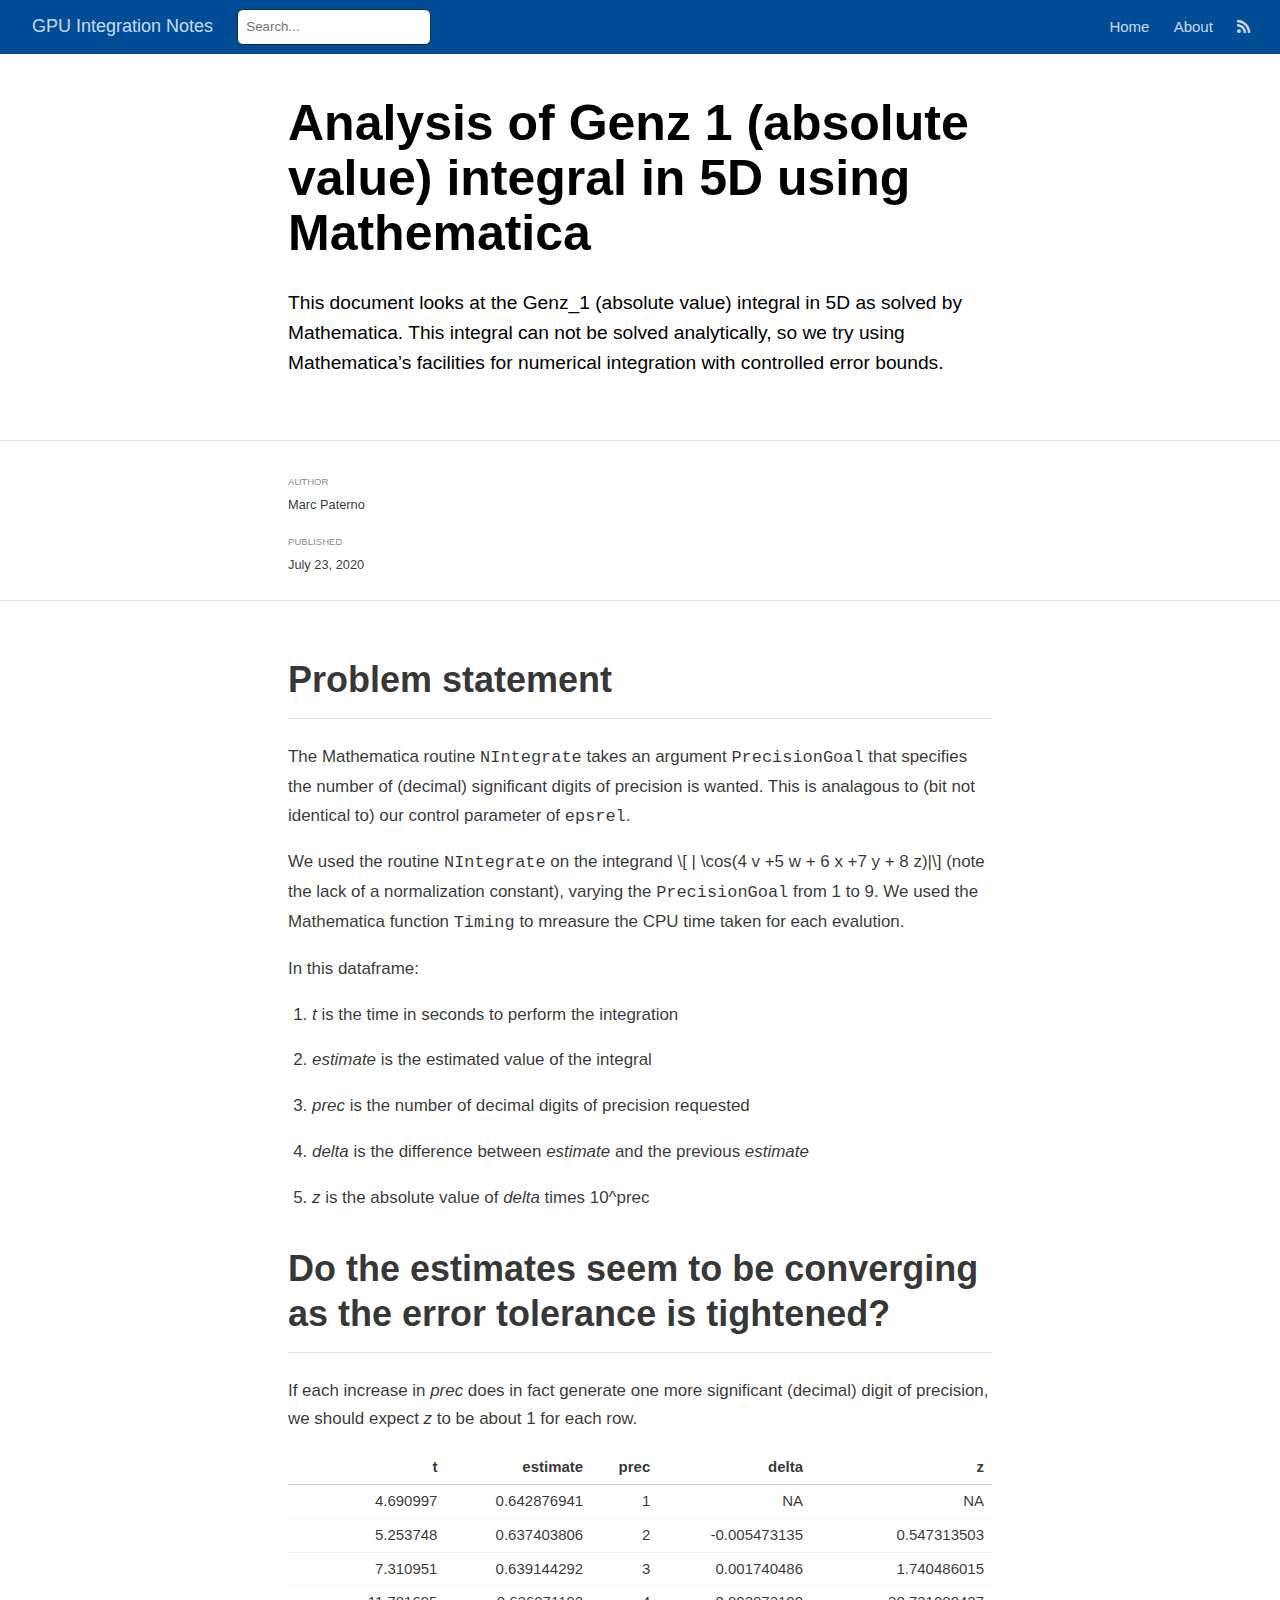
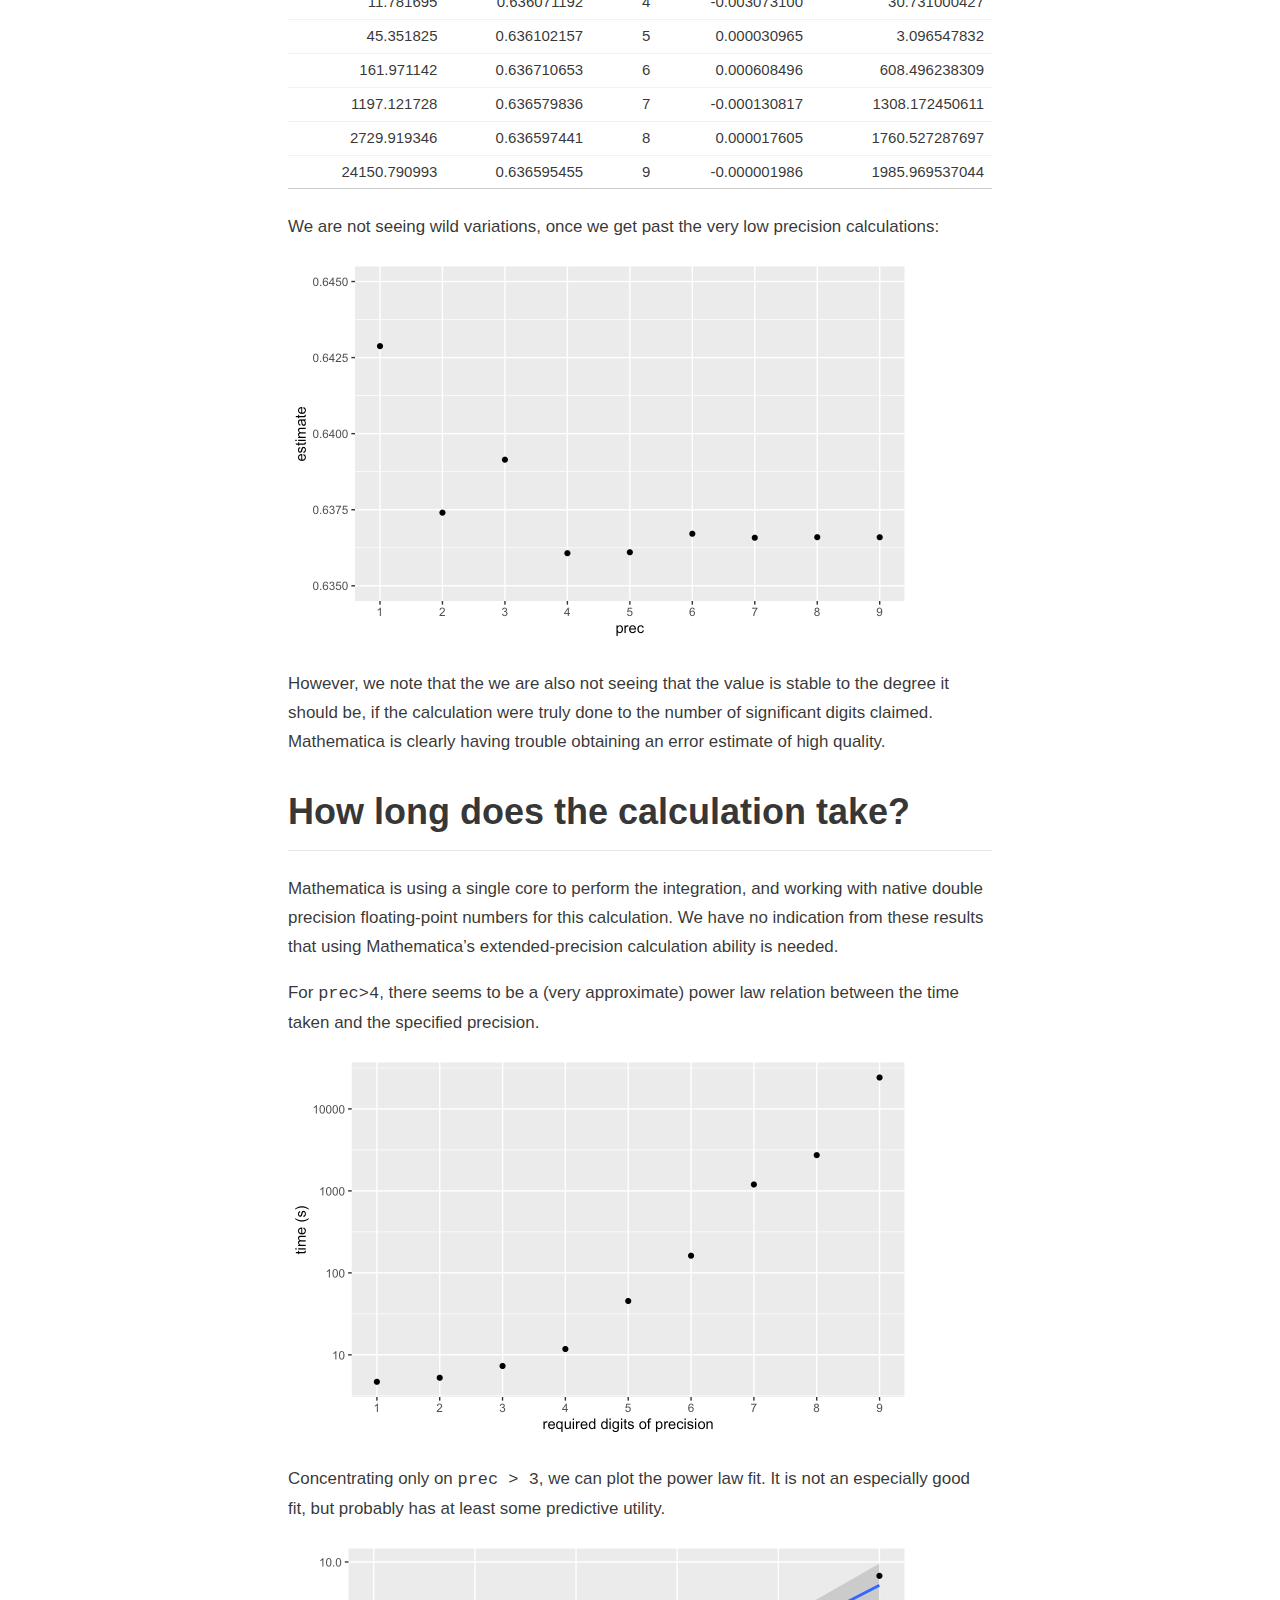
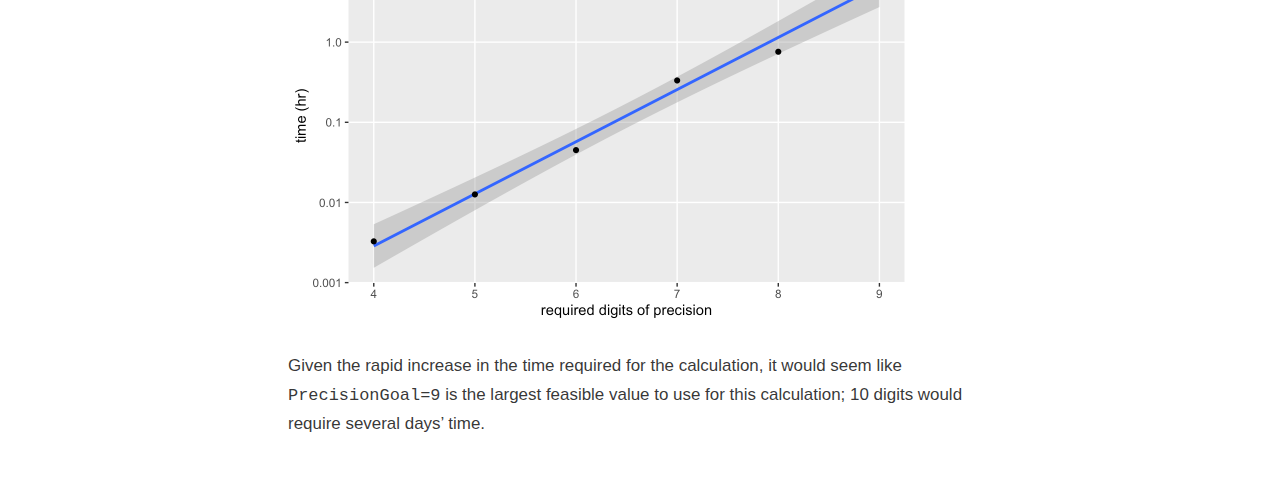
<file: docs/posts/2020-07-23-analysis-of-genz-1-absolute-value-integral-in-5d-using-mathematica/index.html>
<!DOCTYPE html>

<html xmlns="http://www.w3.org/1999/xhtml" lang="" xml:lang="">

<head>
  <meta charset="utf-8"/>
  <meta name="viewport" content="width=device-width, initial-scale=1"/>
  <meta http-equiv="X-UA-Compatible" content="IE=Edge,chrome=1"/>
  <meta name="generator" content="distill" />

  <style type="text/css">
  /* Hide doc at startup (prevent jankiness while JS renders/transforms) */
  body {
    visibility: hidden;
  }
  </style>

 <!--radix_placeholder_import_source-->
 <!--/radix_placeholder_import_source-->

<style type="text/css">code{white-space: pre;}</style>
<style type="text/css" data-origin="pandoc">
pre > code.sourceCode { white-space: pre; position: relative; }
pre > code.sourceCode > span { display: inline-block; line-height: 1.25; }
pre > code.sourceCode > span:empty { height: 1.2em; }
code.sourceCode > span { color: inherit; text-decoration: inherit; }
div.sourceCode { margin: 1em 0; }
pre.sourceCode { margin: 0; }
@media screen {
div.sourceCode { overflow: auto; }
}
@media print {
pre > code.sourceCode { white-space: pre-wrap; }
pre > code.sourceCode > span { text-indent: -5em; padding-left: 5em; }
}
pre.numberSource code
  { counter-reset: source-line 0; }
pre.numberSource code > span
  { position: relative; left: -4em; counter-increment: source-line; }
pre.numberSource code > span > a:first-child::before
  { content: counter(source-line);
    position: relative; left: -1em; text-align: right; vertical-align: baseline;
    border: none; display: inline-block;
    -webkit-touch-callout: none; -webkit-user-select: none;
    -khtml-user-select: none; -moz-user-select: none;
    -ms-user-select: none; user-select: none;
    padding: 0 4px; width: 4em;
    color: #aaaaaa;
  }
pre.numberSource { margin-left: 3em; border-left: 1px solid #aaaaaa;  padding-left: 4px; }
div.sourceCode
  {   }
@media screen {
pre > code.sourceCode > span > a:first-child::before { text-decoration: underline; }
}
code span.al { color: #ad0000; } /* Alert */
code span.an { color: #5e5e5e; } /* Annotation */
code span.at { color: #20794d; } /* Attribute */
code span.bn { color: #ad0000; } /* BaseN */
code span.bu { } /* BuiltIn */
code span.cf { color: #007ba5; } /* ControlFlow */
code span.ch { color: #20794d; } /* Char */
code span.cn { color: #8f5902; } /* Constant */
code span.co { color: #5e5e5e; } /* Comment */
code span.cv { color: #5e5e5e; font-style: italic; } /* CommentVar */
code span.do { color: #5e5e5e; font-style: italic; } /* Documentation */
code span.dt { color: #ad0000; } /* DataType */
code span.dv { color: #ad0000; } /* DecVal */
code span.er { color: #ad0000; } /* Error */
code span.ex { } /* Extension */
code span.fl { color: #ad0000; } /* Float */
code span.fu { color: #4758ab; } /* Function */
code span.im { } /* Import */
code span.in { color: #5e5e5e; } /* Information */
code span.kw { color: #007ba5; } /* Keyword */
code span.op { color: #5e5e5e; } /* Operator */
code span.ot { color: #007ba5; } /* Other */
code span.pp { color: #ad0000; } /* Preprocessor */
code span.sc { color: #20794d; } /* SpecialChar */
code span.ss { color: #20794d; } /* SpecialString */
code span.st { color: #20794d; } /* String */
code span.va { color: #111111; } /* Variable */
code span.vs { color: #20794d; } /* VerbatimString */
code span.wa { color: #5e5e5e; font-style: italic; } /* Warning */
</style>

  <!--radix_placeholder_meta_tags-->
<title>GPU Integration Notes: Analysis of Genz 1 (absolute value) integral in 5D using Mathematica</title>

<meta property="description" itemprop="description" content="This document looks at the Genz_1 (absolute value) integral in 5D as solved&#10;by Mathematica. This integral can not be solved analytically, so we try using&#10;Mathematica&#39;s facilities for numerical integration with controlled error&#10;bounds."/>


<!--  https://schema.org/Article -->
<meta property="article:published" itemprop="datePublished" content="2020-07-23"/>
<meta property="article:created" itemprop="dateCreated" content="2020-07-23"/>
<meta name="article:author" content="Marc Paterno"/>

<!--  https://developers.facebook.com/docs/sharing/webmasters#markup -->
<meta property="og:title" content="GPU Integration Notes: Analysis of Genz 1 (absolute value) integral in 5D using Mathematica"/>
<meta property="og:type" content="article"/>
<meta property="og:description" content="This document looks at the Genz_1 (absolute value) integral in 5D as solved&#10;by Mathematica. This integral can not be solved analytically, so we try using&#10;Mathematica&#39;s facilities for numerical integration with controlled error&#10;bounds."/>
<meta property="og:locale" content="en_US"/>
<meta property="og:site_name" content="GPU Integration Notes"/>

<!--  https://dev.twitter.com/cards/types/summary -->
<meta property="twitter:card" content="summary"/>
<meta property="twitter:title" content="GPU Integration Notes: Analysis of Genz 1 (absolute value) integral in 5D using Mathematica"/>
<meta property="twitter:description" content="This document looks at the Genz_1 (absolute value) integral in 5D as solved&#10;by Mathematica. This integral can not be solved analytically, so we try using&#10;Mathematica&#39;s facilities for numerical integration with controlled error&#10;bounds."/>

<!--/radix_placeholder_meta_tags-->
  <!--radix_placeholder_rmarkdown_metadata-->

<script type="text/json" id="radix-rmarkdown-metadata">
{"type":"list","attributes":{"names":{"type":"character","attributes":{},"value":["title","description","author","date","output"]}},"value":[{"type":"character","attributes":{},"value":["Analysis of Genz 1 (absolute value) integral in 5D using Mathematica"]},{"type":"character","attributes":{},"value":["This document looks at the Genz_1 (absolute value) integral in 5D as solved\nby Mathematica. This integral can not be solved analytically, so we try using\nMathematica's facilities for numerical integration with controlled error\nbounds."]},{"type":"list","attributes":{},"value":[{"type":"list","attributes":{"names":{"type":"character","attributes":{},"value":["name","url"]}},"value":[{"type":"character","attributes":{},"value":["Marc Paterno"]},{"type":"character","attributes":{},"value":["https://github.com/marcpaterno"]}]}]},{"type":"character","attributes":{},"value":["07-23-2020"]},{"type":"list","attributes":{"names":{"type":"character","attributes":{},"value":["distill::distill_article"]}},"value":[{"type":"list","attributes":{"names":{"type":"character","attributes":{},"value":["self_contained"]}},"value":[{"type":"logical","attributes":{},"value":[false]}]}]}]}
</script>
<!--/radix_placeholder_rmarkdown_metadata-->
  
  <script type="text/json" id="radix-resource-manifest">
  {"type":"character","attributes":{},"value":["analysis-of-genz-1-absolute-value-integral-in-5d-using-mathematica_files/figure-html5/unnamed-chunk-2-1.png","analysis-of-genz-1-absolute-value-integral-in-5d-using-mathematica_files/figure-html5/unnamed-chunk-3-1.png","analysis-of-genz-1-absolute-value-integral-in-5d-using-mathematica_files/figure-html5/unnamed-chunk-4-1.png","math.tsv.bz2"]}
  </script>
  <!--radix_placeholder_navigation_in_header-->
<meta name="distill:offset" content="../.."/>

<script type="application/javascript">

  window.headroom_prevent_pin = false;

  window.document.addEventListener("DOMContentLoaded", function (event) {

    // initialize headroom for banner
    var header = $('header').get(0);
    var headerHeight = header.offsetHeight;
    var headroom = new Headroom(header, {
      tolerance: 5,
      onPin : function() {
        if (window.headroom_prevent_pin) {
          window.headroom_prevent_pin = false;
          headroom.unpin();
        }
      }
    });
    headroom.init();
    if(window.location.hash)
      headroom.unpin();
    $(header).addClass('headroom--transition');

    // offset scroll location for banner on hash change
    // (see: https://github.com/WickyNilliams/headroom.js/issues/38)
    window.addEventListener("hashchange", function(event) {
      window.scrollTo(0, window.pageYOffset - (headerHeight + 25));
    });

    // responsive menu
    $('.distill-site-header').each(function(i, val) {
      var topnav = $(this);
      var toggle = topnav.find('.nav-toggle');
      toggle.on('click', function() {
        topnav.toggleClass('responsive');
      });
    });

    // nav dropdowns
    $('.nav-dropbtn').click(function(e) {
      $(this).next('.nav-dropdown-content').toggleClass('nav-dropdown-active');
      $(this).parent().siblings('.nav-dropdown')
         .children('.nav-dropdown-content').removeClass('nav-dropdown-active');
    });
    $("body").click(function(e){
      $('.nav-dropdown-content').removeClass('nav-dropdown-active');
    });
    $(".nav-dropdown").click(function(e){
      e.stopPropagation();
    });
  });
</script>

<style type="text/css">

/* Theme (user-documented overrideables for nav appearance) */

.distill-site-nav {
  color: rgba(255, 255, 255, 0.8);
  background-color: #0F2E3D;
  font-size: 15px;
  font-weight: 300;
}

.distill-site-nav a {
  color: inherit;
  text-decoration: none;
}

.distill-site-nav a:hover {
  color: white;
}

@media print {
  .distill-site-nav {
    display: none;
  }
}

.distill-site-header {

}

.distill-site-footer {

}


/* Site Header */

.distill-site-header {
  width: 100%;
  box-sizing: border-box;
  z-index: 3;
}

.distill-site-header .nav-left {
  display: inline-block;
  margin-left: 8px;
}

@media screen and (max-width: 768px) {
  .distill-site-header .nav-left {
    margin-left: 0;
  }
}


.distill-site-header .nav-right {
  float: right;
  margin-right: 8px;
}

.distill-site-header a,
.distill-site-header .title {
  display: inline-block;
  text-align: center;
  padding: 14px 10px 14px 10px;
}

.distill-site-header .title {
  font-size: 18px;
  min-width: 150px;
}

.distill-site-header .logo {
  padding: 0;
}

.distill-site-header .logo img {
  display: none;
  max-height: 20px;
  width: auto;
  margin-bottom: -4px;
}

.distill-site-header .nav-image img {
  max-height: 18px;
  width: auto;
  display: inline-block;
  margin-bottom: -3px;
}



@media screen and (min-width: 1000px) {
  .distill-site-header .logo img {
    display: inline-block;
  }
  .distill-site-header .nav-left {
    margin-left: 20px;
  }
  .distill-site-header .nav-right {
    margin-right: 20px;
  }
  .distill-site-header .title {
    padding-left: 12px;
  }
}


.distill-site-header .nav-toggle {
  display: none;
}

.nav-dropdown {
  display: inline-block;
  position: relative;
}

.nav-dropdown .nav-dropbtn {
  border: none;
  outline: none;
  color: rgba(255, 255, 255, 0.8);
  padding: 16px 10px;
  background-color: transparent;
  font-family: inherit;
  font-size: inherit;
  font-weight: inherit;
  margin: 0;
  margin-top: 1px;
  z-index: 2;
}

.nav-dropdown-content {
  display: none;
  position: absolute;
  background-color: white;
  min-width: 200px;
  border: 1px solid rgba(0,0,0,0.15);
  border-radius: 4px;
  box-shadow: 0px 8px 16px 0px rgba(0,0,0,0.1);
  z-index: 1;
  margin-top: 2px;
  white-space: nowrap;
  padding-top: 4px;
  padding-bottom: 4px;
}

.nav-dropdown-content hr {
  margin-top: 4px;
  margin-bottom: 4px;
  border: none;
  border-bottom: 1px solid rgba(0, 0, 0, 0.1);
}

.nav-dropdown-active {
  display: block;
}

.nav-dropdown-content a, .nav-dropdown-content .nav-dropdown-header {
  color: black;
  padding: 6px 24px;
  text-decoration: none;
  display: block;
  text-align: left;
}

.nav-dropdown-content .nav-dropdown-header {
  display: block;
  padding: 5px 24px;
  padding-bottom: 0;
  text-transform: uppercase;
  font-size: 14px;
  color: #999999;
  white-space: nowrap;
}

.nav-dropdown:hover .nav-dropbtn {
  color: white;
}

.nav-dropdown-content a:hover {
  background-color: #ddd;
  color: black;
}

.nav-right .nav-dropdown-content {
  margin-left: -45%;
  right: 0;
}

@media screen and (max-width: 768px) {
  .distill-site-header a, .distill-site-header .nav-dropdown  {display: none;}
  .distill-site-header a.nav-toggle {
    float: right;
    display: block;
  }
  .distill-site-header .title {
    margin-left: 0;
  }
  .distill-site-header .nav-right {
    margin-right: 0;
  }
  .distill-site-header {
    overflow: hidden;
  }
  .nav-right .nav-dropdown-content {
    margin-left: 0;
  }
}


@media screen and (max-width: 768px) {
  .distill-site-header.responsive {position: relative; min-height: 500px; }
  .distill-site-header.responsive a.nav-toggle {
    position: absolute;
    right: 0;
    top: 0;
  }
  .distill-site-header.responsive a,
  .distill-site-header.responsive .nav-dropdown {
    display: block;
    text-align: left;
  }
  .distill-site-header.responsive .nav-left,
  .distill-site-header.responsive .nav-right {
    width: 100%;
  }
  .distill-site-header.responsive .nav-dropdown {float: none;}
  .distill-site-header.responsive .nav-dropdown-content {position: relative;}
  .distill-site-header.responsive .nav-dropdown .nav-dropbtn {
    display: block;
    width: 100%;
    text-align: left;
  }
}

/* Site Footer */

.distill-site-footer {
  width: 100%;
  overflow: hidden;
  box-sizing: border-box;
  z-index: 3;
  margin-top: 30px;
  padding-top: 30px;
  padding-bottom: 30px;
  text-align: center;
}

/* Headroom */

d-title {
  padding-top: 6rem;
}

@media print {
  d-title {
    padding-top: 4rem;
  }
}

.headroom {
  z-index: 1000;
  position: fixed;
  top: 0;
  left: 0;
  right: 0;
}

.headroom--transition {
  transition: all .4s ease-in-out;
}

.headroom--unpinned {
  top: -100px;
}

.headroom--pinned {
  top: 0;
}

</style>

<link href="../../site_libs/font-awesome-5.1.0/css/all.css" rel="stylesheet"/>
<link href="../../site_libs/font-awesome-5.1.0/css/v4-shims.css" rel="stylesheet"/>
<script src="../../site_libs/headroom-0.9.4/headroom.min.js"></script>
<script src="../../site_libs/autocomplete-0.37.1/autocomplete.min.js"></script>
<script src="../../site_libs/fuse-6.4.1/fuse.min.js"></script>

<script type="application/javascript">

function getMeta(metaName) {
  var metas = document.getElementsByTagName('meta');
  for (let i = 0; i < metas.length; i++) {
    if (metas[i].getAttribute('name') === metaName) {
      return metas[i].getAttribute('content');
    }
  }
  return '';
}

function offsetURL(url) {
  var offset = getMeta('distill:offset');
  return offset ? offset + '/' + url : url;
}

function createFuseIndex() {

  // create fuse index
  var options = {
    keys: [
      { name: 'title', weight: 20 },
      { name: 'categories', weight: 15 },
      { name: 'description', weight: 10 },
      { name: 'contents', weight: 5 },
    ],
    ignoreLocation: true,
    threshold: 0
  };
  var fuse = new window.Fuse([], options);

  // fetch the main search.json
  return fetch(offsetURL('search.json'))
    .then(function(response) {
      if (response.status == 200) {
        return response.json().then(function(json) {
          // index main articles
          json.articles.forEach(function(article) {
            fuse.add(article);
          });
          // download collections and index their articles
          return Promise.all(json.collections.map(function(collection) {
            return fetch(offsetURL(collection)).then(function(response) {
              if (response.status === 200) {
                return response.json().then(function(articles) {
                  articles.forEach(function(article) {
                    fuse.add(article);
                  });
                })
              } else {
                return Promise.reject(
                  new Error('Unexpected status from search index request: ' +
                            response.status)
                );
              }
            });
          })).then(function() {
            return fuse;
          });
        });

      } else {
        return Promise.reject(
          new Error('Unexpected status from search index request: ' +
                      response.status)
        );
      }
    });
}

window.document.addEventListener("DOMContentLoaded", function (event) {

  // get search element (bail if we don't have one)
  var searchEl = window.document.getElementById('distill-search');
  if (!searchEl)
    return;

  createFuseIndex()
    .then(function(fuse) {

      // make search box visible
      searchEl.classList.remove('hidden');

      // initialize autocomplete
      var options = {
        autoselect: true,
        hint: false,
        minLength: 2,
      };
      window.autocomplete(searchEl, options, [{
        source: function(query, callback) {
          const searchOptions = {
            isCaseSensitive: false,
            shouldSort: true,
            minMatchCharLength: 2,
            limit: 10,
          };
          var results = fuse.search(query, searchOptions);
          callback(results
            .map(function(result) { return result.item; })
            .filter(function(item) { return !!item.description; })
          );
        },
        templates: {
          suggestion: function(suggestion) {
            var html = `
              <div class="search-item">
                <h3>${suggestion.title}</h3>
                <div class="search-item-description">
                  ${suggestion.description}
                </div>
                <div class="search-item-preview">
                  <img src="${suggestion.preview ? offsetURL(suggestion.preview) : ''}"</img>
                </div>
              </div>
            `;
            return html;
          }
        }
      }]).on('autocomplete:selected', function(event, suggestion) {
        window.location.href = offsetURL(suggestion.path);
      });
      // remove inline display style on autocompleter (we want to
      // manage responsive display via css)
      $('.algolia-autocomplete').css("display", "");
    })
    .catch(function(error) {
      console.log(error);
    });

});

</script>

<style type="text/css">

/* Algolioa Autocomplete */

.algolia-autocomplete {
  display: inline-block;
  margin-left: 10px;
  vertical-align: sub;
  background-color: white;
  color: black;
  padding: 6px;
  padding-top: 8px;
  padding-bottom: 0;
  border-radius: 6px;
  border: 1px #0F2E3D solid;
  width: 180px;
}


@media screen and (max-width: 768px) {
  .distill-site-nav .algolia-autocomplete {
    display: none;
    visibility: hidden;
  }
  .distill-site-nav.responsive .algolia-autocomplete {
    display: inline-block;
    visibility: visible;
  }
  .distill-site-nav.responsive .algolia-autocomplete .aa-dropdown-menu {
    margin-left: 0;
    width: 400px;
    max-height: 400px;
  }
}

.algolia-autocomplete .aa-input, .algolia-autocomplete .aa-hint {
  width: 90%;
  outline: none;
  border: none;
}

.algolia-autocomplete .aa-hint {
  color: #999;
}
.algolia-autocomplete .aa-dropdown-menu {
  width: 550px;
  max-height: 70vh;
  overflow-x: visible;
  overflow-y: scroll;
  padding: 5px;
  margin-top: 3px;
  margin-left: -150px;
  background-color: #fff;
  border-radius: 5px;
  border: 1px solid #999;
  border-top: none;
}

.algolia-autocomplete .aa-dropdown-menu .aa-suggestion {
  cursor: pointer;
  padding: 5px 4px;
  border-bottom: 1px solid #eee;
}

.algolia-autocomplete .aa-dropdown-menu .aa-suggestion:last-of-type {
  border-bottom: none;
  margin-bottom: 2px;
}

.algolia-autocomplete .aa-dropdown-menu .aa-suggestion .search-item {
  overflow: hidden;
  font-size: 0.8em;
  line-height: 1.4em;
}

.algolia-autocomplete .aa-dropdown-menu .aa-suggestion .search-item h3 {
  margin-block-start: 0;
  margin-block-end: 5px;
}

.algolia-autocomplete .aa-dropdown-menu .aa-suggestion .search-item-description {
  display: inline-block;
  overflow: hidden;
  height: 2.8em;
  width: 80%;
  margin-right: 4%;
}

.algolia-autocomplete .aa-dropdown-menu .aa-suggestion .search-item-preview {
  display: inline-block;
  width: 15%;
}

.algolia-autocomplete .aa-dropdown-menu .aa-suggestion .search-item-preview img {
  height: 3em;
  width: auto;
  display: none;
}

.algolia-autocomplete .aa-dropdown-menu .aa-suggestion .search-item-preview img[src] {
  display: initial;
}

.algolia-autocomplete .aa-dropdown-menu .aa-suggestion.aa-cursor {
  background-color: #eee;
}
.algolia-autocomplete .aa-dropdown-menu .aa-suggestion em {
  font-weight: bold;
  font-style: normal;
}

</style>


<!--/radix_placeholder_navigation_in_header-->
  <!--radix_placeholder_distill-->

<style type="text/css">

body {
  background-color: white;
}

.pandoc-table {
  width: 100%;
}

.pandoc-table>caption {
  margin-bottom: 10px;
}

.pandoc-table th:not([align]) {
  text-align: left;
}

.pagedtable-footer {
  font-size: 15px;
}

d-byline .byline {
  grid-template-columns: 2fr 2fr;
}

d-byline .byline h3 {
  margin-block-start: 1.5em;
}

d-byline .byline .authors-affiliations h3 {
  margin-block-start: 0.5em;
}

.authors-affiliations .orcid-id {
  width: 16px;
  height:16px;
  margin-left: 4px;
  margin-right: 4px;
  vertical-align: middle;
  padding-bottom: 2px;
}

d-title .dt-tags {
  margin-top: 1em;
  grid-column: text;
}

.dt-tags .dt-tag {
  text-decoration: none;
  display: inline-block;
  color: rgba(0,0,0,0.6);
  padding: 0em 0.4em;
  margin-right: 0.5em;
  margin-bottom: 0.4em;
  font-size: 70%;
  border: 1px solid rgba(0,0,0,0.2);
  border-radius: 3px;
  text-transform: uppercase;
  font-weight: 500;
}

d-article table.gt_table td,
d-article table.gt_table th {
  border-bottom: none;
}

.html-widget {
  margin-bottom: 2.0em;
}

.l-screen-inset {
  padding-right: 16px;
}

.l-screen .caption {
  margin-left: 10px;
}

.shaded {
  background: rgb(247, 247, 247);
  padding-top: 20px;
  padding-bottom: 20px;
  border-top: 1px solid rgba(0, 0, 0, 0.1);
  border-bottom: 1px solid rgba(0, 0, 0, 0.1);
}

.shaded .html-widget {
  margin-bottom: 0;
  border: 1px solid rgba(0, 0, 0, 0.1);
}

.shaded .shaded-content {
  background: white;
}

.text-output {
  margin-top: 0;
  line-height: 1.5em;
}

.hidden {
  display: none !important;
}

d-article {
  padding-top: 2.5rem;
  padding-bottom: 30px;
}

d-appendix {
  padding-top: 30px;
}

d-article>p>img {
  width: 100%;
}

d-article h2 {
  margin: 1rem 0 1.5rem 0;
}

d-article h3 {
  margin-top: 1.5rem;
}

d-article iframe {
  border: 1px solid rgba(0, 0, 0, 0.1);
  margin-bottom: 2.0em;
  width: 100%;
}

/* Tweak code blocks */

d-article div.sourceCode code,
d-article pre code {
  font-family: Consolas, Monaco, 'Andale Mono', 'Ubuntu Mono', monospace;
}

d-article pre,
d-article div.sourceCode,
d-article div.sourceCode pre {
  overflow: auto;
}

d-article div.sourceCode {
  background-color: white;
}

d-article div.sourceCode pre {
  padding-left: 10px;
  font-size: 12px;
  border-left: 2px solid rgba(0,0,0,0.1);
}

d-article pre {
  font-size: 12px;
  color: black;
  background: none;
  margin-top: 0;
  text-align: left;
  white-space: pre;
  word-spacing: normal;
  word-break: normal;
  word-wrap: normal;
  line-height: 1.5;

  -moz-tab-size: 4;
  -o-tab-size: 4;
  tab-size: 4;

  -webkit-hyphens: none;
  -moz-hyphens: none;
  -ms-hyphens: none;
  hyphens: none;
}

d-article pre a {
  border-bottom: none;
}

d-article pre a:hover {
  border-bottom: none;
  text-decoration: underline;
}

@media(min-width: 768px) {

d-article pre,
d-article div.sourceCode,
d-article div.sourceCode pre {
  overflow: visible !important;
}

d-article div.sourceCode pre {
  padding-left: 18px;
  font-size: 14px;
}

d-article pre {
  font-size: 14px;
}

}

figure img.external {
  background: white;
  border: 1px solid rgba(0, 0, 0, 0.1);
  box-shadow: 0 1px 8px rgba(0, 0, 0, 0.1);
  padding: 18px;
  box-sizing: border-box;
}

/* CSS for d-contents */

.d-contents {
  grid-column: text;
  color: rgba(0,0,0,0.8);
  font-size: 0.9em;
  padding-bottom: 1em;
  margin-bottom: 1em;
  padding-bottom: 0.5em;
  margin-bottom: 1em;
  padding-left: 0.25em;
  justify-self: start;
}

@media(min-width: 1000px) {
  .d-contents.d-contents-float {
    height: 0;
    grid-column-start: 1;
    grid-column-end: 4;
    justify-self: center;
    padding-right: 3em;
    padding-left: 2em;
  }
}

.d-contents nav h3 {
  font-size: 18px;
  margin-top: 0;
  margin-bottom: 1em;
}

.d-contents li {
  list-style-type: none
}

.d-contents nav > ul {
  padding-left: 0;
}

.d-contents ul {
  padding-left: 1em
}

.d-contents nav ul li {
  margin-top: 0.6em;
  margin-bottom: 0.2em;
}

.d-contents nav a {
  font-size: 13px;
  border-bottom: none;
  text-decoration: none
  color: rgba(0, 0, 0, 0.8);
}

.d-contents nav a:hover {
  text-decoration: underline solid rgba(0, 0, 0, 0.6)
}

.d-contents nav > ul > li > a {
  font-weight: 600;
}

.d-contents nav > ul > li > ul {
  font-weight: inherit;
}

.d-contents nav > ul > li > ul > li {
  margin-top: 0.2em;
}


.d-contents nav ul {
  margin-top: 0;
  margin-bottom: 0.25em;
}

.d-article-with-toc h2:nth-child(2) {
  margin-top: 0;
}


/* Figure */

.figure {
  position: relative;
  margin-bottom: 2.5em;
  margin-top: 1.5em;
}

.figure img {
  width: 100%;
}

.figure .caption {
  color: rgba(0, 0, 0, 0.6);
  font-size: 12px;
  line-height: 1.5em;
}

.figure img.external {
  background: white;
  border: 1px solid rgba(0, 0, 0, 0.1);
  box-shadow: 0 1px 8px rgba(0, 0, 0, 0.1);
  padding: 18px;
  box-sizing: border-box;
}

.figure .caption a {
  color: rgba(0, 0, 0, 0.6);
}

.figure .caption b,
.figure .caption strong, {
  font-weight: 600;
  color: rgba(0, 0, 0, 1.0);
}

/* Citations */

d-article .citation {
  color: inherit;
  cursor: inherit;
}

div.hanging-indent{
  margin-left: 1em; text-indent: -1em;
}


/* Tweak 1000px media break to show more text */

@media(min-width: 1000px) {
  .base-grid,
  distill-header,
  d-title,
  d-abstract,
  d-article,
  d-appendix,
  distill-appendix,
  d-byline,
  d-footnote-list,
  d-citation-list,
  distill-footer {
    grid-template-columns: [screen-start] 1fr [page-start kicker-start] 80px [middle-start] 50px [text-start kicker-end] 65px 65px 65px 65px 65px 65px 65px 65px [text-end gutter-start] 65px [middle-end] 65px [page-end gutter-end] 1fr [screen-end];
    grid-column-gap: 16px;
  }

  .grid {
    grid-column-gap: 16px;
  }

  d-article {
    font-size: 1.06rem;
    line-height: 1.7em;
  }
  figure .caption, .figure .caption, figure figcaption {
    font-size: 13px;
  }
}

@media(min-width: 1180px) {
  .base-grid,
  distill-header,
  d-title,
  d-abstract,
  d-article,
  d-appendix,
  distill-appendix,
  d-byline,
  d-footnote-list,
  d-citation-list,
  distill-footer {
    grid-template-columns: [screen-start] 1fr [page-start kicker-start] 60px [middle-start] 60px [text-start kicker-end] 60px 60px 60px 60px 60px 60px 60px 60px [text-end gutter-start] 60px [middle-end] 60px [page-end gutter-end] 1fr [screen-end];
    grid-column-gap: 32px;
  }

  .grid {
    grid-column-gap: 32px;
  }
}


/* Get the citation styles for the appendix (not auto-injected on render since
   we do our own rendering of the citation appendix) */

d-appendix .citation-appendix,
.d-appendix .citation-appendix {
  font-size: 11px;
  line-height: 15px;
  border-left: 1px solid rgba(0, 0, 0, 0.1);
  padding-left: 18px;
  border: 1px solid rgba(0,0,0,0.1);
  background: rgba(0, 0, 0, 0.02);
  padding: 10px 18px;
  border-radius: 3px;
  color: rgba(150, 150, 150, 1);
  overflow: hidden;
  margin-top: -12px;
  white-space: pre-wrap;
  word-wrap: break-word;
}

/* Include appendix styles here so they can be overridden */

d-appendix {
  contain: layout style;
  font-size: 0.8em;
  line-height: 1.7em;
  margin-top: 60px;
  margin-bottom: 0;
  border-top: 1px solid rgba(0, 0, 0, 0.1);
  color: rgba(0,0,0,0.5);
  padding-top: 60px;
  padding-bottom: 48px;
}

d-appendix h3 {
  grid-column: page-start / text-start;
  font-size: 15px;
  font-weight: 500;
  margin-top: 1em;
  margin-bottom: 0;
  color: rgba(0,0,0,0.65);
}

d-appendix h3 + * {
  margin-top: 1em;
}

d-appendix ol {
  padding: 0 0 0 15px;
}

@media (min-width: 768px) {
  d-appendix ol {
    padding: 0 0 0 30px;
    margin-left: -30px;
  }
}

d-appendix li {
  margin-bottom: 1em;
}

d-appendix a {
  color: rgba(0, 0, 0, 0.6);
}

d-appendix > * {
  grid-column: text;
}

d-appendix > d-footnote-list,
d-appendix > d-citation-list,
d-appendix > distill-appendix {
  grid-column: screen;
}

/* Include footnote styles here so they can be overridden */

d-footnote-list {
  contain: layout style;
}

d-footnote-list > * {
  grid-column: text;
}

d-footnote-list a.footnote-backlink {
  color: rgba(0,0,0,0.3);
  padding-left: 0.5em;
}



/* Anchor.js */

.anchorjs-link {
  /*transition: all .25s linear; */
  text-decoration: none;
  border-bottom: none;
}
*:hover > .anchorjs-link {
  margin-left: -1.125em !important;
  text-decoration: none;
  border-bottom: none;
}

/* Social footer */

.social_footer {
  margin-top: 30px;
  margin-bottom: 0;
  color: rgba(0,0,0,0.67);
}

.disqus-comments {
  margin-right: 30px;
}

.disqus-comment-count {
  border-bottom: 1px solid rgba(0, 0, 0, 0.4);
  cursor: pointer;
}

#disqus_thread {
  margin-top: 30px;
}

.article-sharing a {
  border-bottom: none;
  margin-right: 8px;
}

.article-sharing a:hover {
  border-bottom: none;
}

.sidebar-section.subscribe {
  font-size: 12px;
  line-height: 1.6em;
}

.subscribe p {
  margin-bottom: 0.5em;
}


.article-footer .subscribe {
  font-size: 15px;
  margin-top: 45px;
}


.sidebar-section.custom {
  font-size: 12px;
  line-height: 1.6em;
}

.custom p {
  margin-bottom: 0.5em;
}

/* Styles for listing layout (hide title) */
.layout-listing d-title, .layout-listing .d-title {
  display: none;
}

/* Styles for posts lists (not auto-injected) */


.posts-with-sidebar {
  padding-left: 45px;
  padding-right: 45px;
}

.posts-list .description h2,
.posts-list .description p {
  font-family: -apple-system, BlinkMacSystemFont, "Segoe UI", Roboto, Oxygen, Ubuntu, Cantarell, "Fira Sans", "Droid Sans", "Helvetica Neue", Arial, sans-serif;
}

.posts-list .description h2 {
  font-weight: 700;
  border-bottom: none;
  padding-bottom: 0;
}

.posts-list h2.post-tag {
  border-bottom: 1px solid rgba(0, 0, 0, 0.2);
  padding-bottom: 12px;
}
.posts-list {
  margin-top: 60px;
  margin-bottom: 24px;
}

.posts-list .post-preview {
  text-decoration: none;
  overflow: hidden;
  display: block;
  border-bottom: 1px solid rgba(0, 0, 0, 0.1);
  padding: 24px 0;
}

.post-preview-last {
  border-bottom: none !important;
}

.posts-list .posts-list-caption {
  grid-column: screen;
  font-weight: 400;
}

.posts-list .post-preview h2 {
  margin: 0 0 6px 0;
  line-height: 1.2em;
  font-style: normal;
  font-size: 24px;
}

.posts-list .post-preview p {
  margin: 0 0 12px 0;
  line-height: 1.4em;
  font-size: 16px;
}

.posts-list .post-preview .thumbnail {
  box-sizing: border-box;
  margin-bottom: 24px;
  position: relative;
  max-width: 500px;
}
.posts-list .post-preview img {
  width: 100%;
  display: block;
}

.posts-list .metadata {
  font-size: 12px;
  line-height: 1.4em;
  margin-bottom: 18px;
}

.posts-list .metadata > * {
  display: inline-block;
}

.posts-list .metadata .publishedDate {
  margin-right: 2em;
}

.posts-list .metadata .dt-authors {
  display: block;
  margin-top: 0.3em;
  margin-right: 2em;
}

.posts-list .dt-tags {
  display: block;
  line-height: 1em;
}

.posts-list .dt-tags .dt-tag {
  display: inline-block;
  color: rgba(0,0,0,0.6);
  padding: 0.3em 0.4em;
  margin-right: 0.2em;
  margin-bottom: 0.4em;
  font-size: 60%;
  border: 1px solid rgba(0,0,0,0.2);
  border-radius: 3px;
  text-transform: uppercase;
  font-weight: 500;
}

.posts-list img {
  opacity: 1;
}

.posts-list img[data-src] {
  opacity: 0;
}

.posts-more {
  clear: both;
}


.posts-sidebar {
  font-size: 16px;
}

.posts-sidebar h3 {
  font-size: 16px;
  margin-top: 0;
  margin-bottom: 0.5em;
  font-weight: 400;
  text-transform: uppercase;
}

.sidebar-section {
  margin-bottom: 30px;
}

.categories ul {
  list-style-type: none;
  margin: 0;
  padding: 0;
}

.categories li {
  color: rgba(0, 0, 0, 0.8);
  margin-bottom: 0;
}

.categories li>a {
  border-bottom: none;
}

.categories li>a:hover {
  border-bottom: 1px solid rgba(0, 0, 0, 0.4);
}

.categories .active {
  font-weight: 600;
}

.categories .category-count {
  color: rgba(0, 0, 0, 0.4);
}


@media(min-width: 768px) {
  .posts-list .post-preview h2 {
    font-size: 26px;
  }
  .posts-list .post-preview .thumbnail {
    float: right;
    width: 30%;
    margin-bottom: 0;
  }
  .posts-list .post-preview .description {
    float: left;
    width: 45%;
  }
  .posts-list .post-preview .metadata {
    float: left;
    width: 20%;
    margin-top: 8px;
  }
  .posts-list .post-preview p {
    margin: 0 0 12px 0;
    line-height: 1.5em;
    font-size: 16px;
  }
  .posts-with-sidebar .posts-list {
    float: left;
    width: 75%;
  }
  .posts-with-sidebar .posts-sidebar {
    float: right;
    width: 20%;
    margin-top: 60px;
    padding-top: 24px;
    padding-bottom: 24px;
  }
}


/* Improve display for browsers without grid (IE/Edge <= 15) */

.downlevel {
  line-height: 1.6em;
  font-family: -apple-system, BlinkMacSystemFont, "Segoe UI", Roboto, Oxygen, Ubuntu, Cantarell, "Fira Sans", "Droid Sans", "Helvetica Neue", Arial, sans-serif;
  margin: 0;
}

.downlevel .d-title {
  padding-top: 6rem;
  padding-bottom: 1.5rem;
}

.downlevel .d-title h1 {
  font-size: 50px;
  font-weight: 700;
  line-height: 1.1em;
  margin: 0 0 0.5rem;
}

.downlevel .d-title p {
  font-weight: 300;
  font-size: 1.2rem;
  line-height: 1.55em;
  margin-top: 0;
}

.downlevel .d-byline {
  padding-top: 0.8em;
  padding-bottom: 0.8em;
  font-size: 0.8rem;
  line-height: 1.8em;
}

.downlevel .section-separator {
  border: none;
  border-top: 1px solid rgba(0, 0, 0, 0.1);
}

.downlevel .d-article {
  font-size: 1.06rem;
  line-height: 1.7em;
  padding-top: 1rem;
  padding-bottom: 2rem;
}


.downlevel .d-appendix {
  padding-left: 0;
  padding-right: 0;
  max-width: none;
  font-size: 0.8em;
  line-height: 1.7em;
  margin-bottom: 0;
  color: rgba(0,0,0,0.5);
  padding-top: 40px;
  padding-bottom: 48px;
}

.downlevel .footnotes ol {
  padding-left: 13px;
}

.downlevel .base-grid,
.downlevel .distill-header,
.downlevel .d-title,
.downlevel .d-abstract,
.downlevel .d-article,
.downlevel .d-appendix,
.downlevel .distill-appendix,
.downlevel .d-byline,
.downlevel .d-footnote-list,
.downlevel .d-citation-list,
.downlevel .distill-footer,
.downlevel .appendix-bottom,
.downlevel .posts-container {
  padding-left: 40px;
  padding-right: 40px;
}

@media(min-width: 768px) {
  .downlevel .base-grid,
  .downlevel .distill-header,
  .downlevel .d-title,
  .downlevel .d-abstract,
  .downlevel .d-article,
  .downlevel .d-appendix,
  .downlevel .distill-appendix,
  .downlevel .d-byline,
  .downlevel .d-footnote-list,
  .downlevel .d-citation-list,
  .downlevel .distill-footer,
  .downlevel .appendix-bottom,
  .downlevel .posts-container {
  padding-left: 150px;
  padding-right: 150px;
  max-width: 900px;
}
}

.downlevel pre code {
  display: block;
  border-left: 2px solid rgba(0, 0, 0, .1);
  padding: 0 0 0 20px;
  font-size: 14px;
}

.downlevel code, .downlevel pre {
  color: black;
  background: none;
  font-family: Consolas, Monaco, 'Andale Mono', 'Ubuntu Mono', monospace;
  text-align: left;
  white-space: pre;
  word-spacing: normal;
  word-break: normal;
  word-wrap: normal;
  line-height: 1.5;

  -moz-tab-size: 4;
  -o-tab-size: 4;
  tab-size: 4;

  -webkit-hyphens: none;
  -moz-hyphens: none;
  -ms-hyphens: none;
  hyphens: none;
}

.downlevel .posts-list .post-preview {
  color: inherit;
}



</style>

<script type="application/javascript">

function is_downlevel_browser() {
  if (bowser.isUnsupportedBrowser({ msie: "12", msedge: "16"},
                                 window.navigator.userAgent)) {
    return true;
  } else {
    return window.load_distill_framework === undefined;
  }
}

// show body when load is complete
function on_load_complete() {

  // add anchors
  if (window.anchors) {
    window.anchors.options.placement = 'left';
    window.anchors.add('d-article > h2, d-article > h3, d-article > h4, d-article > h5');
  }


  // set body to visible
  document.body.style.visibility = 'visible';

  // force redraw for leaflet widgets
  if (window.HTMLWidgets) {
    var maps = window.HTMLWidgets.findAll(".leaflet");
    $.each(maps, function(i, el) {
      var map = this.getMap();
      map.invalidateSize();
      map.eachLayer(function(layer) {
        if (layer instanceof L.TileLayer)
          layer.redraw();
      });
    });
  }

  // trigger 'shown' so htmlwidgets resize
  $('d-article').trigger('shown');
}

function init_distill() {

  init_common();

  // create front matter
  var front_matter = $('<d-front-matter></d-front-matter>');
  $('#distill-front-matter').wrap(front_matter);

  // create d-title
  $('.d-title').changeElementType('d-title');

  // create d-byline
  var byline = $('<d-byline></d-byline>');
  $('.d-byline').replaceWith(byline);

  // create d-article
  var article = $('<d-article></d-article>');
  $('.d-article').wrap(article).children().unwrap();

  // move posts container into article
  $('.posts-container').appendTo($('d-article'));

  // create d-appendix
  $('.d-appendix').changeElementType('d-appendix');

  // flag indicating that we have appendix items
  var appendix = $('.appendix-bottom').children('h3').length > 0;

  // replace footnotes with <d-footnote>
  $('.footnote-ref').each(function(i, val) {
    appendix = true;
    var href = $(this).attr('href');
    var id = href.replace('#', '');
    var fn = $('#' + id);
    var fn_p = $('#' + id + '>p');
    fn_p.find('.footnote-back').remove();
    var text = fn_p.html();
    var dtfn = $('<d-footnote></d-footnote>');
    dtfn.html(text);
    $(this).replaceWith(dtfn);
  });
  // remove footnotes
  $('.footnotes').remove();

  // move refs into #references-listing
  $('#references-listing').replaceWith($('#refs'));

  $('h1.appendix, h2.appendix').each(function(i, val) {
    $(this).changeElementType('h3');
  });
  $('h3.appendix').each(function(i, val) {
    var id = $(this).attr('id');
    $('.d-contents a[href="#' + id + '"]').parent().remove();
    appendix = true;
    $(this).nextUntil($('h1, h2, h3')).addBack().appendTo($('d-appendix'));
  });

  // show d-appendix if we have appendix content
  $("d-appendix").css('display', appendix ? 'grid' : 'none');

  // localize layout chunks to just output
  $('.layout-chunk').each(function(i, val) {

    // capture layout
    var layout = $(this).attr('data-layout');

    // apply layout to markdown level block elements
    var elements = $(this).children().not('div.sourceCode, pre, script');
    elements.each(function(i, el) {
      var layout_div = $('<div class="' + layout + '"></div>');
      if (layout_div.hasClass('shaded')) {
        var shaded_content = $('<div class="shaded-content"></div>');
        $(this).wrap(shaded_content);
        $(this).parent().wrap(layout_div);
      } else {
        $(this).wrap(layout_div);
      }
    });


    // unwrap the layout-chunk div
    $(this).children().unwrap();
  });

  // remove code block used to force  highlighting css
  $('.distill-force-highlighting-css').parent().remove();

  // remove empty line numbers inserted by pandoc when using a
  // custom syntax highlighting theme
  $('code.sourceCode a:empty').remove();

  // load distill framework
  load_distill_framework();

  // wait for window.distillRunlevel == 4 to do post processing
  function distill_post_process() {

    if (!window.distillRunlevel || window.distillRunlevel < 4)
      return;

    // hide author/affiliations entirely if we have no authors
    var front_matter = JSON.parse($("#distill-front-matter").html());
    var have_authors = front_matter.authors && front_matter.authors.length > 0;
    if (!have_authors)
      $('d-byline').addClass('hidden');

    // article with toc class
    $('.d-contents').parent().addClass('d-article-with-toc');

    // strip links that point to #
    $('.authors-affiliations').find('a[href="#"]').removeAttr('href');

    // add orcid ids
    $('.authors-affiliations').find('.author').each(function(i, el) {
      var orcid_id = front_matter.authors[i].orcidID;
      if (orcid_id) {
        var a = $('<a></a>');
        a.attr('href', 'https://orcid.org/' + orcid_id);
        var img = $('<img></img>');
        img.addClass('orcid-id');
        img.attr('alt', 'ORCID ID');
        img.attr('src','[data-uri]');
        a.append(img);
        $(this).append(a);
      }
    });

    // hide elements of author/affiliations grid that have no value
    function hide_byline_column(caption) {
      $('d-byline').find('h3:contains("' + caption + '")').parent().css('visibility', 'hidden');
    }

    // affiliations
    var have_affiliations = false;
    for (var i = 0; i<front_matter.authors.length; ++i) {
      var author = front_matter.authors[i];
      if (author.affiliation !== "&nbsp;") {
        have_affiliations = true;
        break;
      }
    }
    if (!have_affiliations)
      $('d-byline').find('h3:contains("Affiliations")').css('visibility', 'hidden');

    // published date
    if (!front_matter.publishedDate)
      hide_byline_column("Published");

    // document object identifier
    var doi = $('d-byline').find('h3:contains("DOI")');
    var doi_p = doi.next().empty();
    if (!front_matter.doi) {
      // if we have a citation and valid citationText then link to that
      if ($('#citation').length > 0 && front_matter.citationText) {
        doi.html('Citation');
        $('<a href="#citation"></a>')
          .text(front_matter.citationText)
          .appendTo(doi_p);
      } else {
        hide_byline_column("DOI");
      }
    } else {
      $('<a></a>')
         .attr('href', "https://doi.org/" + front_matter.doi)
         .html(front_matter.doi)
         .appendTo(doi_p);
    }

     // change plural form of authors/affiliations
    if (front_matter.authors.length === 1) {
      var grid = $('.authors-affiliations');
      grid.children('h3:contains("Authors")').text('Author');
      grid.children('h3:contains("Affiliations")').text('Affiliation');
    }

    // remove d-appendix and d-footnote-list local styles
    $('d-appendix > style:first-child').remove();
    $('d-footnote-list > style:first-child').remove();

    // move appendix-bottom entries to the bottom
    $('.appendix-bottom').appendTo('d-appendix').children().unwrap();
    $('.appendix-bottom').remove();

    // clear polling timer
    clearInterval(tid);

    // show body now that everything is ready
    on_load_complete();
  }

  var tid = setInterval(distill_post_process, 50);
  distill_post_process();

}

function init_downlevel() {

  init_common();

   // insert hr after d-title
  $('.d-title').after($('<hr class="section-separator"/>'));

  // check if we have authors
  var front_matter = JSON.parse($("#distill-front-matter").html());
  var have_authors = front_matter.authors && front_matter.authors.length > 0;

  // manage byline/border
  if (!have_authors)
    $('.d-byline').remove();
  $('.d-byline').after($('<hr class="section-separator"/>'));
  $('.d-byline a').remove();

  // remove toc
  $('.d-contents').remove();

  // move appendix elements
  $('h1.appendix, h2.appendix').each(function(i, val) {
    $(this).changeElementType('h3');
  });
  $('h3.appendix').each(function(i, val) {
    $(this).nextUntil($('h1, h2, h3')).addBack().appendTo($('.d-appendix'));
  });


  // inject headers into references and footnotes
  var refs_header = $('<h3></h3>');
  refs_header.text('References');
  $('#refs').prepend(refs_header);

  var footnotes_header = $('<h3></h3');
  footnotes_header.text('Footnotes');
  $('.footnotes').children('hr').first().replaceWith(footnotes_header);

  // move appendix-bottom entries to the bottom
  $('.appendix-bottom').appendTo('.d-appendix').children().unwrap();
  $('.appendix-bottom').remove();

  // remove appendix if it's empty
  if ($('.d-appendix').children().length === 0)
    $('.d-appendix').remove();

  // prepend separator above appendix
  $('.d-appendix').before($('<hr class="section-separator" style="clear: both"/>'));

  // trim code
  $('pre>code').each(function(i, val) {
    $(this).html($.trim($(this).html()));
  });

  // move posts-container right before article
  $('.posts-container').insertBefore($('.d-article'));

  $('body').addClass('downlevel');

  on_load_complete();
}


function init_common() {

  // jquery plugin to change element types
  (function($) {
    $.fn.changeElementType = function(newType) {
      var attrs = {};

      $.each(this[0].attributes, function(idx, attr) {
        attrs[attr.nodeName] = attr.nodeValue;
      });

      this.replaceWith(function() {
        return $("<" + newType + "/>", attrs).append($(this).contents());
      });
    };
  })(jQuery);

  // prevent underline for linked images
  $('a > img').parent().css({'border-bottom' : 'none'});

  // mark non-body figures created by knitr chunks as 100% width
  $('.layout-chunk').each(function(i, val) {
    var figures = $(this).find('img, .html-widget');
    if ($(this).attr('data-layout') !== "l-body") {
      figures.css('width', '100%');
    } else {
      figures.css('max-width', '100%');
      figures.filter("[width]").each(function(i, val) {
        var fig = $(this);
        fig.css('width', fig.attr('width') + 'px');
      });

    }
  });

  // auto-append index.html to post-preview links in file: protocol
  // and in rstudio ide preview
  $('.post-preview').each(function(i, val) {
    if (window.location.protocol === "file:")
      $(this).attr('href', $(this).attr('href') + "index.html");
  });

  // get rid of index.html references in header
  if (window.location.protocol !== "file:") {
    $('.distill-site-header a[href]').each(function(i,val) {
      $(this).attr('href', $(this).attr('href').replace("index.html", "./"));
    });
  }

  // add class to pandoc style tables
  $('tr.header').parent('thead').parent('table').addClass('pandoc-table');
  $('.kable-table').children('table').addClass('pandoc-table');

  // add figcaption style to table captions
  $('caption').parent('table').addClass("figcaption");

  // initialize posts list
  if (window.init_posts_list)
    window.init_posts_list();

  // implmement disqus comment link
  $('.disqus-comment-count').click(function() {
    window.headroom_prevent_pin = true;
    $('#disqus_thread').toggleClass('hidden');
    if (!$('#disqus_thread').hasClass('hidden')) {
      var offset = $(this).offset();
      $(window).resize();
      $('html, body').animate({
        scrollTop: offset.top - 35
      });
    }
  });
}

document.addEventListener('DOMContentLoaded', function() {
  if (is_downlevel_browser())
    init_downlevel();
  else
    window.addEventListener('WebComponentsReady', init_distill);
});

</script>

<style type="text/css">
/* base variables */

/* Edit the CSS properties in this file to create a custom
   Distill theme. Only edit values in the right column
   for each row; values shown are the CSS defaults.
   To return any property to the default,
   you may set its value to: unset
   All rows must end with a semi-colon.                      */

/* Optional: embed custom fonts here with `@import`          */
/* This must remain at the top of this file.                 */



html {
  /*-- Main font sizes --*/
  --title-size:      50px;
  --body-size:       1.06rem;
  --code-size:       14px;
  --aside-size:      12px;
  --fig-cap-size:    13px;
  /*-- Main font colors --*/
  --title-color:     #000000;
  --header-color:    rgba(0, 0, 0, 0.8);
  --body-color:      rgba(0, 0, 0, 0.8);
  --aside-color:     rgba(0, 0, 0, 0.6);
  --fig-cap-color:   rgba(0, 0, 0, 0.6);
  /*-- Specify custom fonts ~~~ must be imported above   --*/
  --heading-font:    sans-serif;
  --mono-font:       monospace;
  --body-font:       sans-serif;
  --navbar-font:     sans-serif;  /* websites + blogs only */
}

/*-- ARTICLE METADATA --*/
d-byline {
  --heading-size:    0.6rem;
  --heading-color:   rgba(0, 0, 0, 0.5);
  --body-size:       0.8rem;
  --body-color:      rgba(0, 0, 0, 0.8);
}

/*-- ARTICLE TABLE OF CONTENTS --*/
.d-contents {
  --heading-size:    18px;
  --contents-size:   13px;
}

/*-- ARTICLE APPENDIX --*/
d-appendix {
  --heading-size:    15px;
  --heading-color:   rgba(0, 0, 0, 0.65);
  --text-size:       0.8em;
  --text-color:      rgba(0, 0, 0, 0.5);
}

/*-- WEBSITE HEADER + FOOTER --*/
/* These properties only apply to Distill sites and blogs  */

.distill-site-header {
  --title-size:       18px;
  --text-color:       rgba(255, 255, 255, 0.8);
  --text-size:        15px;
  --hover-color:      white;
  --bkgd-color:       #0F2E3D;
}

.distill-site-footer {
  --text-color:       rgba(255, 255, 255, 0.8);
  --text-size:        15px;
  --hover-color:      white;
  --bkgd-color:       #0F2E3D;
}

/*-- Additional custom styles --*/
/* Add any additional CSS rules below                      */
</style>
<style type="text/css">
/* base variables */

/* Edit the CSS properties in this file to create a custom
   Distill theme. Only edit values in the right column
   for each row; values shown are the CSS defaults.
   To return any property to the default,
   you may set its value to: unset
   All rows must end with a semi-colon.                      */

/* Optional: embed custom fonts here with `@import`          */
/* This must remain at the top of this file.                 */



html {
  /*-- Main font sizes --*/
  --title-size:      50px;
  --body-size:       1.06rem;
  --code-size:       14px;
  --aside-size:      12px;
  --fig-cap-size:    13px;
  /*-- Main font colors --*/
  --title-color:     #000000;
  --header-color:    rgba(0, 0, 0, 0.8);
  --body-color:      rgba(0, 0, 0, 0.8);
  --aside-color:     rgba(0, 0, 0, 0.6);
  --fig-cap-color:   rgba(0, 0, 0, 0.6);
  /*-- Specify custom fonts ~~~ must be imported above   --*/
  --heading-font:    sans-serif;
  --mono-font:       monospace;
  --body-font:       sans-serif;
  --navbar-font:     sans-serif;  /* websites + blogs only */
}

/*-- ARTICLE METADATA --*/
d-byline {
  --heading-size:    0.6rem;
  --heading-color:   rgba(0, 0, 0, 0.5);
  --body-size:       0.8rem;
  --body-color:      rgba(0, 0, 0, 0.8);
}

/*-- ARTICLE TABLE OF CONTENTS --*/
.d-contents {
  --heading-size:    18px;
  --contents-size:   13px;
}

/*-- ARTICLE APPENDIX --*/
d-appendix {
  --heading-size:    15px;
  --heading-color:   rgba(0, 0, 0, 0.65);
  --text-size:       0.8em;
  --text-color:      rgba(0, 0, 0, 0.5);
}

/*-- WEBSITE HEADER + FOOTER --*/
/* These properties only apply to Distill sites and blogs  */

.distill-site-header {
  --title-size:       18px;
  --text-color:       rgba(255, 255, 255, 0.8);
  --text-size:        15px;
  --hover-color:      white;
/* NAL Blue */
  --bkgd-color:       #004c97;
}

.distill-site-footer {
  --text-color:       rgba(255, 255, 255, 0.8);
  --text-size:        15px;
  --hover-color:      white;
  --bkgd-color:       #004c97;
}

/*-- Additional custom styles --*/
/* Add any additional CSS rules below                      */
</style>
<style type="text/css">
/* base style */

/* FONT FAMILIES */

:root {
  --heading-default: -apple-system, BlinkMacSystemFont, "Segoe UI", Roboto, Oxygen, Ubuntu, Cantarell, "Fira Sans", "Droid Sans", "Helvetica Neue", Arial, sans-serif;
  --mono-default: Consolas, Monaco, 'Andale Mono', 'Ubuntu Mono', monospace;
  --body-default: -apple-system, BlinkMacSystemFont, "Segoe UI", Roboto, Oxygen, Ubuntu, Cantarell, "Fira Sans", "Droid Sans", "Helvetica Neue", Arial, sans-serif;
}

body,
.posts-list .post-preview p,
.posts-list .description p {
  font-family: var(--body-font), var(--body-default);
}

h1, h2, h3, h4, h5, h6,
.posts-list .post-preview h2,
.posts-list .description h2 {
  font-family: var(--heading-font), var(--heading-default);
}

d-article div.sourceCode code,
d-article pre code {
	font-family: var(--mono-font), var(--mono-default);
}


/*-- TITLE --*/
d-title h1,
.posts-list > h1 {
  color: var(--title-color, black);
}

d-title h1 {
  font-size: var(--title-size, 50px);
}

/*-- HEADERS --*/
d-article h1,
d-article h2,
d-article h3,
d-article h4,
d-article h5,
d-article h6 {
  color: var(--header-color, rgba(0, 0, 0, 0.8));
}

/*-- BODY --*/
/* only text inside of <p> tags */
d-article > p {
  color: var(--body-color, rgba(0, 0, 0, 0.8));
  font-size: var(--body-size, 1.06rem);
}

/*-- CODE --*/
d-article div.sourceCode code,
d-article pre code {
	font-size: var(--code-size, 14px);
}

/*-- ASIDE --*/
d-article aside {
	font-size: var(--aside-size, 12px);
	color: var(--aside-color, rgba(0, 0, 0, 0.6));
}

/*-- FIGURE CAPTIONS --*/
figure .caption,
figure figcaption,
.figure .caption {
	font-size: var(--fig-cap-size, 13px);
	color: var(--fig-cap-color, rgba(0, 0, 0, 0.6));
}

/*-- METADATA --*/
d-byline h3 {
	font-size: var(--heading-size, 0.6rem);
	color: var(--heading-color, rgba(0, 0, 0, 0.5));
}

d-byline {
	font-size: var(--body-size, 0.8rem);
	color: var(--body-color, rgba(0, 0, 0, 0.8));
}

d-byline a,
d-article d-byline a {
	color: var(--body-color, rgba(0, 0, 0, 0.8));
}

/*-- TABLE OF CONTENTS --*/
.d-contents nav h3 {
	font-size: var(--heading-size, 18px);
}

.d-contents nav a {
	font-size: var(--contents-size, 13px);
}

/*-- APPENDIX --*/
d-appendix h3 {
  font-size: var(--heading-size, 15px);
	color: var(--heading-color, rgba(0, 0, 0, 0.65));
}

d-appendix {
  font-size: var(--text-size, 0.8em);
	color: var(--text-color, rgba(0, 0, 0, 0.5));
}

d-appendix d-footnote-list a.footnote-backlink {
	color: var(--text-color, rgba(0, 0, 0, 0.5));
}

/*-- WEBSITE HEADER + FOOTER --*/
.distill-site-header .title {
	font-size: var(--title-size, 18px);
	font-family: var(--navbar-font), var(--heading-default);
}

.distill-site-header a,
.nav-dropdown .nav-dropbtn {
  font-family: var(--navbar-font), var(--heading-default);
}

.distill-site-header a:hover {
	color: var(--hover-color, white);
}

.distill-site-header {
	font-size: var(--text-size, 15px);
	color: var(--text-color, rgba(255, 255, 255, 0.8));
	background-color: var(--bkgd-color, #0F2E3D);
}

.distill-site-footer {
	font-size: var(--text-size, 15px);
	color: var(--text-color, rgba(255, 255, 255, 0.8));
	background-color: var(--bkgd-color, #0F2E3D);
}

.distill-site-footer a:hover {
	color: var(--hover-color, white);
}</style>
<!--/radix_placeholder_distill-->
  <script src="../../site_libs/header-attrs-2.6/header-attrs.js"></script>
  <script src="../../site_libs/jquery-1.11.3/jquery.min.js"></script>
  <script src="../../site_libs/anchor-4.2.2/anchor.min.js"></script>
  <script src="../../site_libs/bowser-1.9.3/bowser.min.js"></script>
  <script src="../../site_libs/webcomponents-2.0.0/webcomponents.js"></script>
  <script src="../../site_libs/distill-2.2.21/template.v2.js"></script>
  <!--radix_placeholder_site_in_header-->
<!--/radix_placeholder_site_in_header-->


</head>

<body>

<!--radix_placeholder_front_matter-->

<script id="distill-front-matter" type="text/json">
{"title":"Analysis of Genz 1 (absolute value) integral in 5D using Mathematica","description":"This document looks at the Genz_1 (absolute value) integral in 5D as solved\nby Mathematica. This integral can not be solved analytically, so we try using\nMathematica's facilities for numerical integration with controlled error\nbounds.","authors":[{"author":"Marc Paterno","authorURL":"https://github.com/marcpaterno","affiliation":"&nbsp;","affiliationURL":"#","orcidID":""}],"publishedDate":"2020-07-23T00:00:00.000+00:00","citationText":"Paterno, 2020"}
</script>

<!--/radix_placeholder_front_matter-->
<!--radix_placeholder_navigation_before_body-->
<header class="header header--fixed" role="banner">
<nav class="distill-site-nav distill-site-header">
<div class="nav-left">
<a href="../../index.html" class="title">GPU Integration Notes</a>
<input id="distill-search" class="nav-search hidden" type="text" placeholder="Search..."/>
</div>
<div class="nav-right">
<a href="../../index.html">Home</a>
<a href="../../about.html">About</a>
<a href="../../index.xml">
<i class="fa fa-rss" aria-hidden="true"></i>
</a>
<a href="javascript:void(0);" class="nav-toggle">&#9776;</a>
</div>
</nav>
</header>
<!--/radix_placeholder_navigation_before_body-->
<!--radix_placeholder_site_before_body-->
<!--/radix_placeholder_site_before_body-->

<div class="d-title">
<h1>Analysis of Genz 1 (absolute value) integral in 5D using Mathematica</h1>
<!--radix_placeholder_categories-->
<!--/radix_placeholder_categories-->
<p><p>This document looks at the Genz_1 (absolute value) integral in 5D as solved by Mathematica. This integral can not be solved analytically, so we try using Mathematica’s facilities for numerical integration with controlled error bounds.</p></p>
</div>

<div class="d-byline">
  Marc Paterno <a href="https://github.com/marcpaterno" class="uri">https://github.com/marcpaterno</a> 
  
<br/>07-23-2020
</div>

<div class="d-article">
<h2 id="problem-statement">Problem statement</h2>
<p>The Mathematica routine <code>NIntegrate</code> takes an argument <code>PrecisionGoal</code> that specifies the number of (decimal) significant digits of precision is wanted. This is analagous to (bit not identical to) our control parameter of <code>epsrel</code>.</p>
<p>We used the routine <code>NIntegrate</code> on the integrand <span class="math display">\[ | \cos(4 v +5 w + 6 x +7 y + 8 z)|\]</span> (note the lack of a normalization constant), varying the <code>PrecisionGoal</code> from 1 to 9. We used the Mathematica function <code>Timing</code> to mreasure the CPU time taken for each evalution.</p>
<p>In this dataframe:</p>
<ol type="1">
<li><em>t</em> is the time in seconds to perform the integration</li>
<li><em>estimate</em> is the estimated value of the integral</li>
<li><em>prec</em> is the number of decimal digits of precision requested</li>
<li><em>delta</em> is the difference between <em>estimate</em> and the previous <em>estimate</em></li>
<li><em>z</em> is the absolute value of <em>delta</em> times 10^prec</li>
</ol>
<h2 id="do-the-estimates-seem-to-be-converging-as-the-error-tolerance-is-tightened">Do the estimates seem to be converging as the error tolerance is tightened?</h2>
<p>If each increase in <em>prec</em> does in fact generate one more significant (decimal) digit of precision, we should expect <em>z</em> to be about 1 for each row.</p>
<div class="layout-chunk" data-layout="l-body">
<table>
<thead>
<tr class="header">
<th style="text-align: right;">t</th>
<th style="text-align: right;">estimate</th>
<th style="text-align: right;">prec</th>
<th style="text-align: right;">delta</th>
<th style="text-align: right;">z</th>
</tr>
</thead>
<tbody>
<tr class="odd">
<td style="text-align: right;">4.690997</td>
<td style="text-align: right;">0.642876941</td>
<td style="text-align: right;">1</td>
<td style="text-align: right;">NA</td>
<td style="text-align: right;">NA</td>
</tr>
<tr class="even">
<td style="text-align: right;">5.253748</td>
<td style="text-align: right;">0.637403806</td>
<td style="text-align: right;">2</td>
<td style="text-align: right;">-0.005473135</td>
<td style="text-align: right;">0.547313503</td>
</tr>
<tr class="odd">
<td style="text-align: right;">7.310951</td>
<td style="text-align: right;">0.639144292</td>
<td style="text-align: right;">3</td>
<td style="text-align: right;">0.001740486</td>
<td style="text-align: right;">1.740486015</td>
</tr>
<tr class="even">
<td style="text-align: right;">11.781695</td>
<td style="text-align: right;">0.636071192</td>
<td style="text-align: right;">4</td>
<td style="text-align: right;">-0.003073100</td>
<td style="text-align: right;">30.731000427</td>
</tr>
<tr class="odd">
<td style="text-align: right;">45.351825</td>
<td style="text-align: right;">0.636102157</td>
<td style="text-align: right;">5</td>
<td style="text-align: right;">0.000030965</td>
<td style="text-align: right;">3.096547832</td>
</tr>
<tr class="even">
<td style="text-align: right;">161.971142</td>
<td style="text-align: right;">0.636710653</td>
<td style="text-align: right;">6</td>
<td style="text-align: right;">0.000608496</td>
<td style="text-align: right;">608.496238309</td>
</tr>
<tr class="odd">
<td style="text-align: right;">1197.121728</td>
<td style="text-align: right;">0.636579836</td>
<td style="text-align: right;">7</td>
<td style="text-align: right;">-0.000130817</td>
<td style="text-align: right;">1308.172450611</td>
</tr>
<tr class="even">
<td style="text-align: right;">2729.919346</td>
<td style="text-align: right;">0.636597441</td>
<td style="text-align: right;">8</td>
<td style="text-align: right;">0.000017605</td>
<td style="text-align: right;">1760.527287697</td>
</tr>
<tr class="odd">
<td style="text-align: right;">24150.790993</td>
<td style="text-align: right;">0.636595455</td>
<td style="text-align: right;">9</td>
<td style="text-align: right;">-0.000001986</td>
<td style="text-align: right;">1985.969537044</td>
</tr>
</tbody>
</table>
</div>
<p>We are not seeing wild variations, once we get past the very low precision calculations:</p>
<div class="layout-chunk" data-layout="l-body">
<p><img src="analysis-of-genz-1-absolute-value-integral-in-5d-using-mathematica_files/figure-html5/unnamed-chunk-2-1.png" width="624" /></p>
</div>
<p>However, we note that the we are also not seeing that the value is stable to the degree it should be, if the calculation were truly done to the number of significant digits claimed. Mathematica is clearly having trouble obtaining an error estimate of high quality.</p>
<h2 id="how-long-does-the-calculation-take">How long does the calculation take?</h2>
<p>Mathematica is using a single core to perform the integration, and working with native double precision floating-point numbers for this calculation. We have no indication from these results that using Mathematica’s extended-precision calculation ability is needed.</p>
<p>For <code>prec&gt;4</code>, there seems to be a (very approximate) power law relation between the time taken and the specified precision.</p>
<div class="layout-chunk" data-layout="l-body">
<p><img src="analysis-of-genz-1-absolute-value-integral-in-5d-using-mathematica_files/figure-html5/unnamed-chunk-3-1.png" width="624" /></p>
</div>
<p>Concentrating only on <code>prec &gt; 3</code>, we can plot the power law fit. It is not an especially good fit, but probably has at least some predictive utility.</p>
<div class="layout-chunk" data-layout="l-body">
<p><img src="analysis-of-genz-1-absolute-value-integral-in-5d-using-mathematica_files/figure-html5/unnamed-chunk-4-1.png" width="624" /></p>
</div>
<p>Given the rapid increase in the time required for the calculation, it would seem like <code>PrecisionGoal=9</code> is the largest feasible value to use for this calculation; 10 digits would require several days’ time.</p>
<div class="sourceCode" id="cb1"><pre class="sourceCode r distill-force-highlighting-css"><code class="sourceCode r"></code></pre></div>
<!--radix_placeholder_article_footer-->
<!--/radix_placeholder_article_footer-->
</div>

<div class="d-appendix">
</div>

<!-- dynamically load mathjax for compatibility with self-contained -->
<script>
  (function () {
    var script = document.createElement("script");
    script.type = "text/javascript";
    script.src  = "https://mathjax.rstudio.com/latest/MathJax.js?config=TeX-AMS-MML_HTMLorMML";
    document.getElementsByTagName("head")[0].appendChild(script);
  })();
</script>

<!--radix_placeholder_site_after_body-->
<!--/radix_placeholder_site_after_body-->
<!--radix_placeholder_appendices-->
<div class="appendix-bottom"></div>
<!--/radix_placeholder_appendices-->
<!--radix_placeholder_navigation_after_body-->
<!--/radix_placeholder_navigation_after_body-->

</body>

</html>
</file>
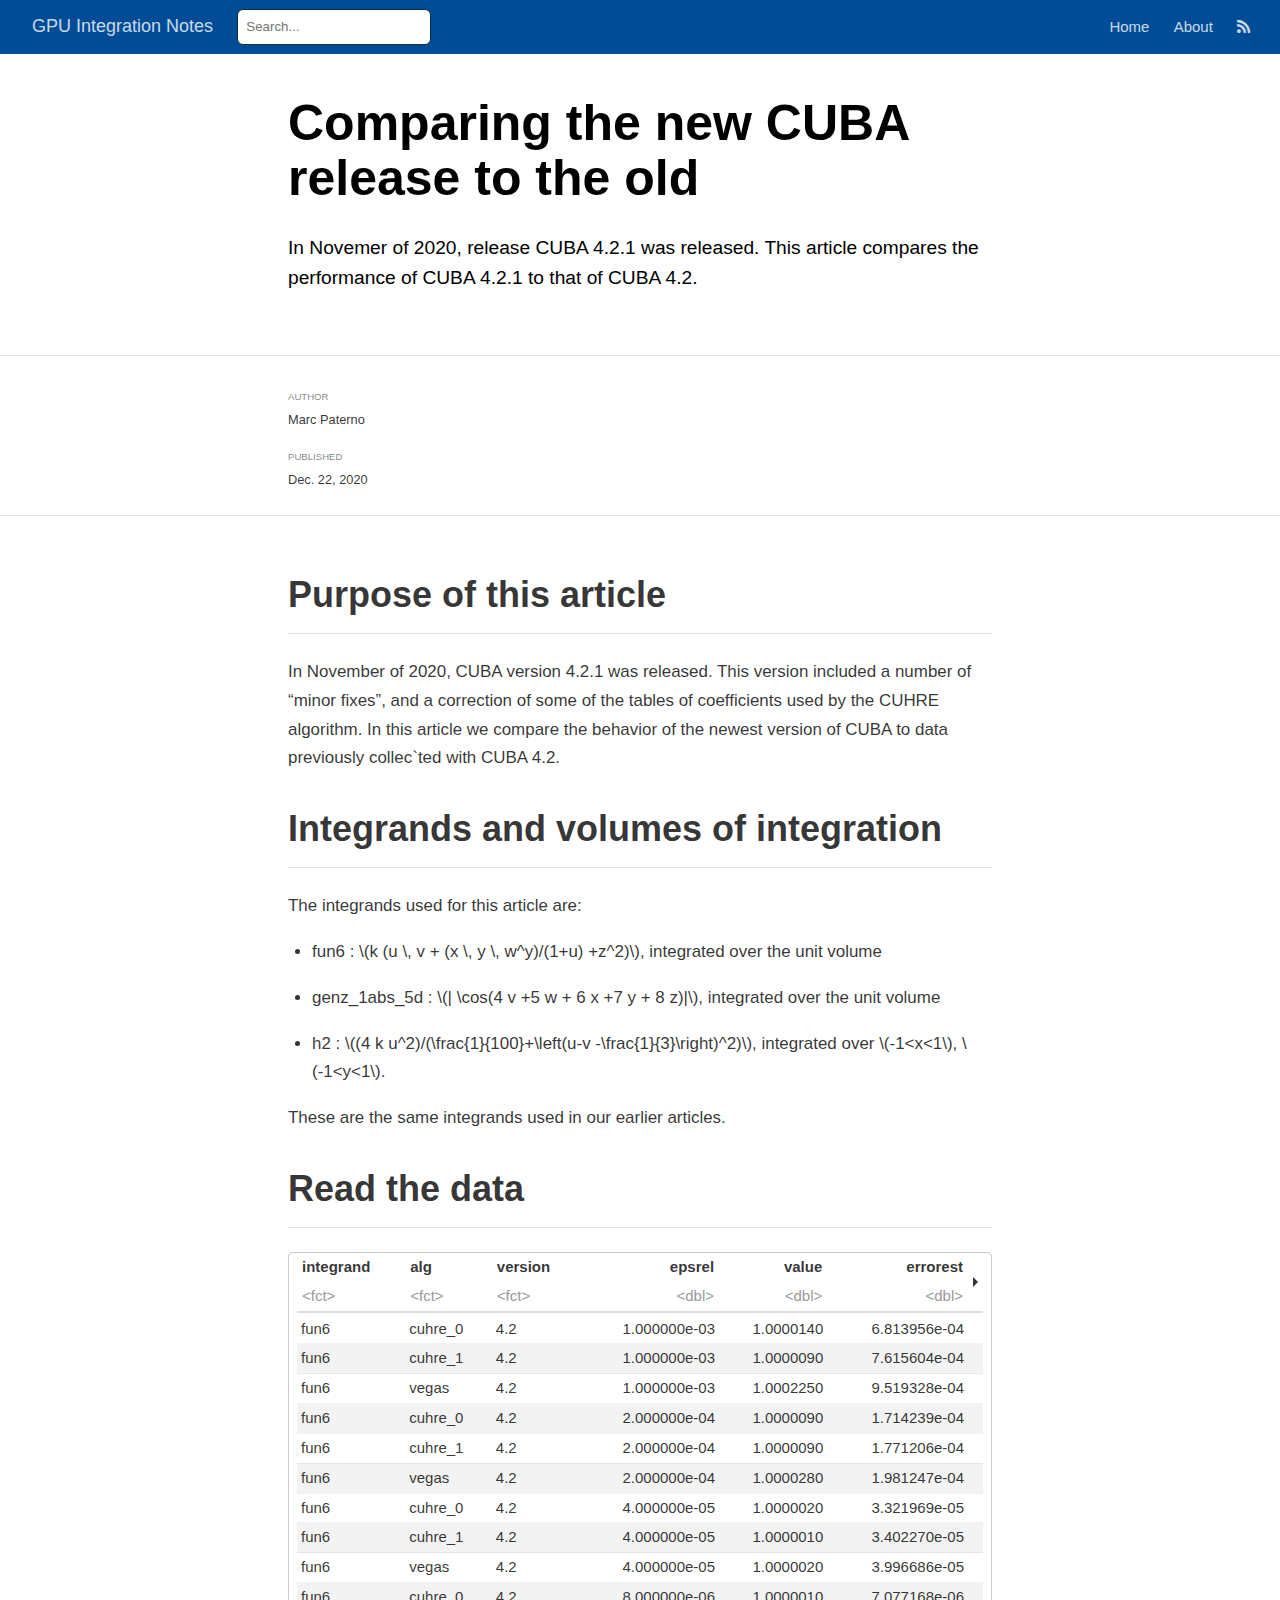
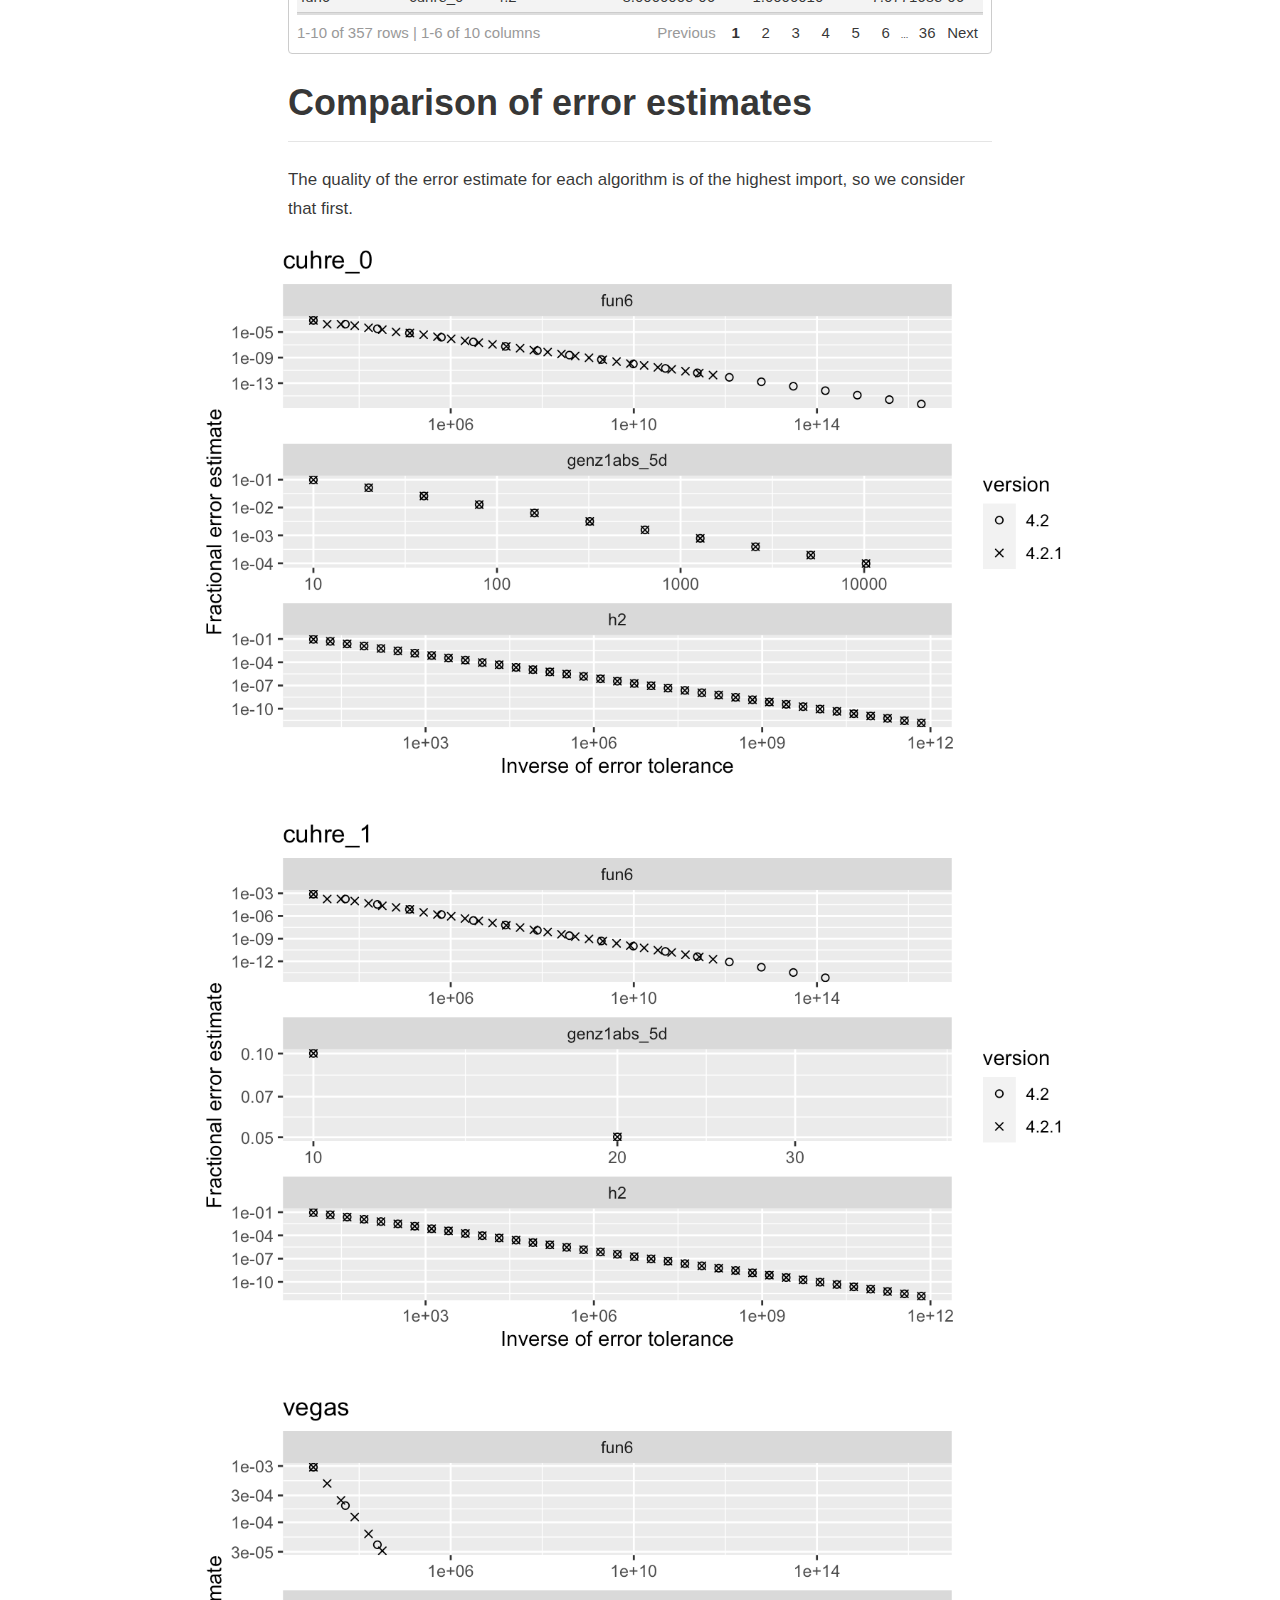
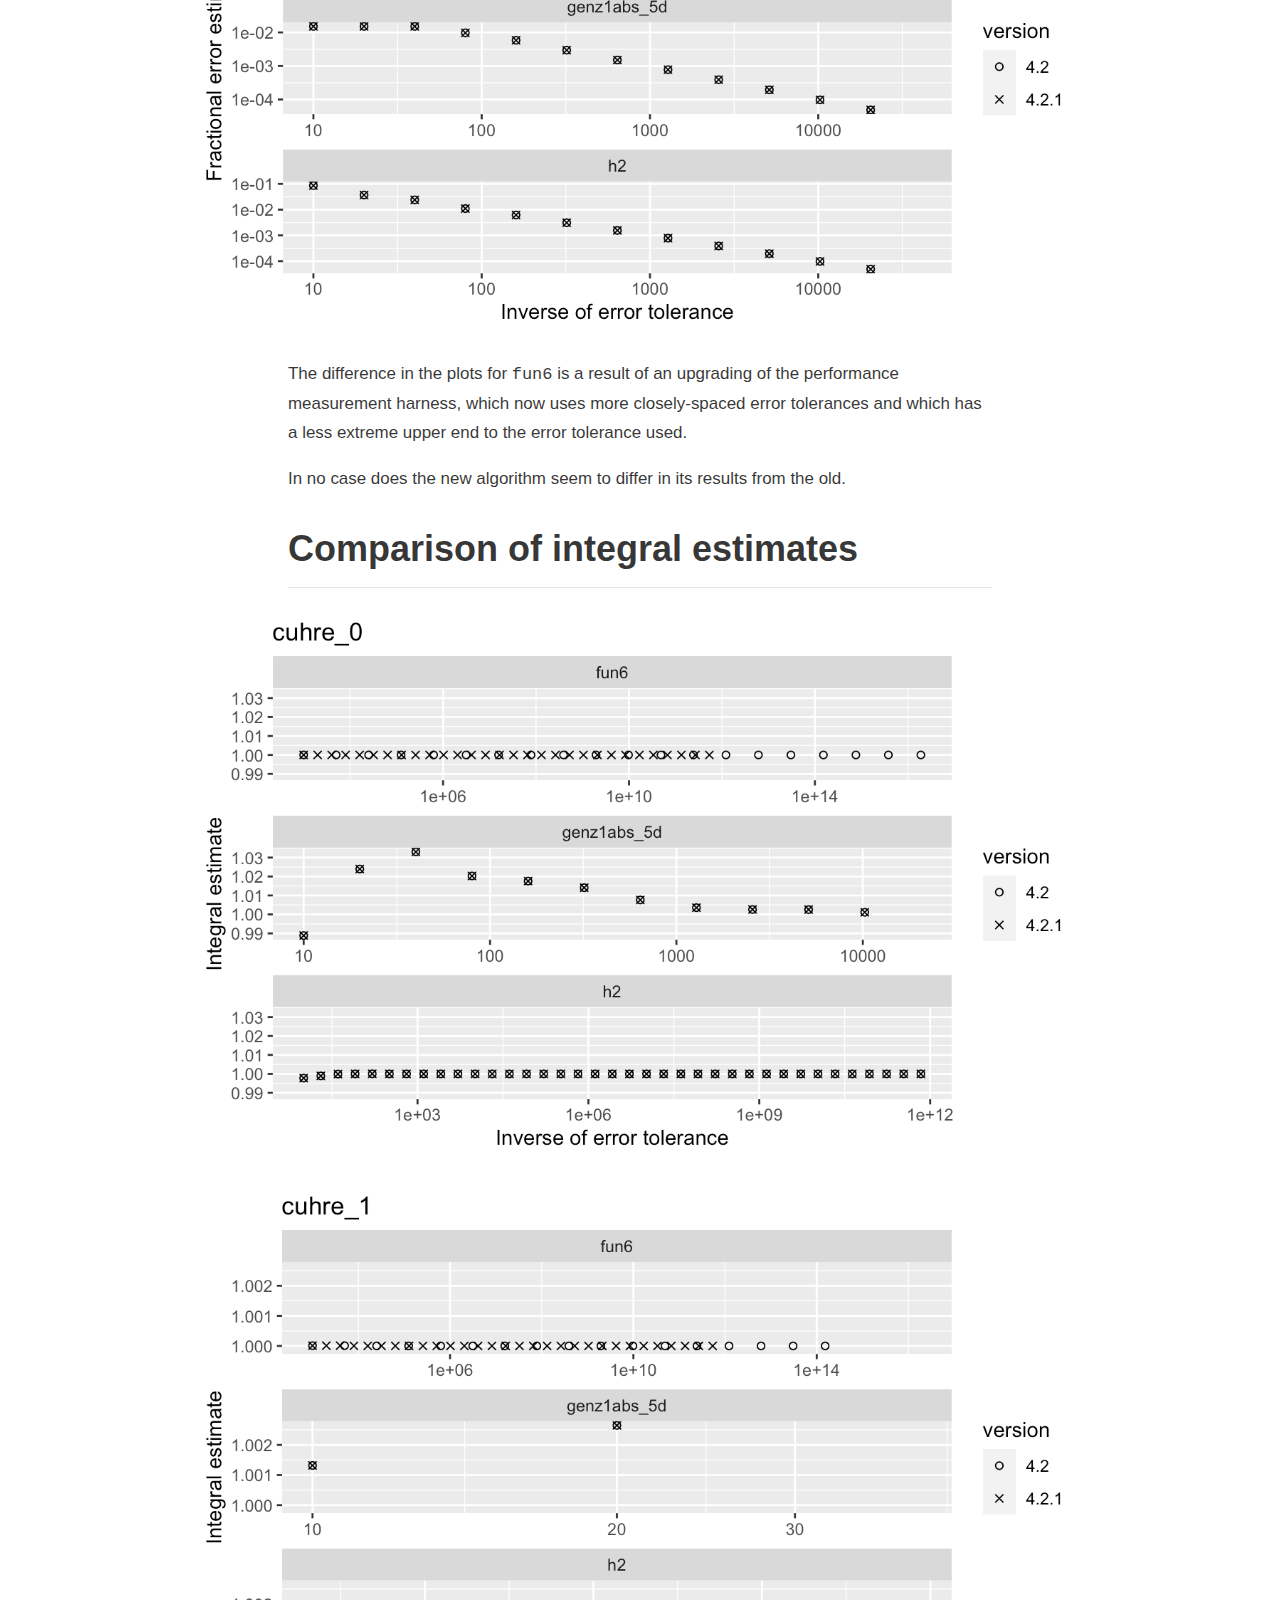
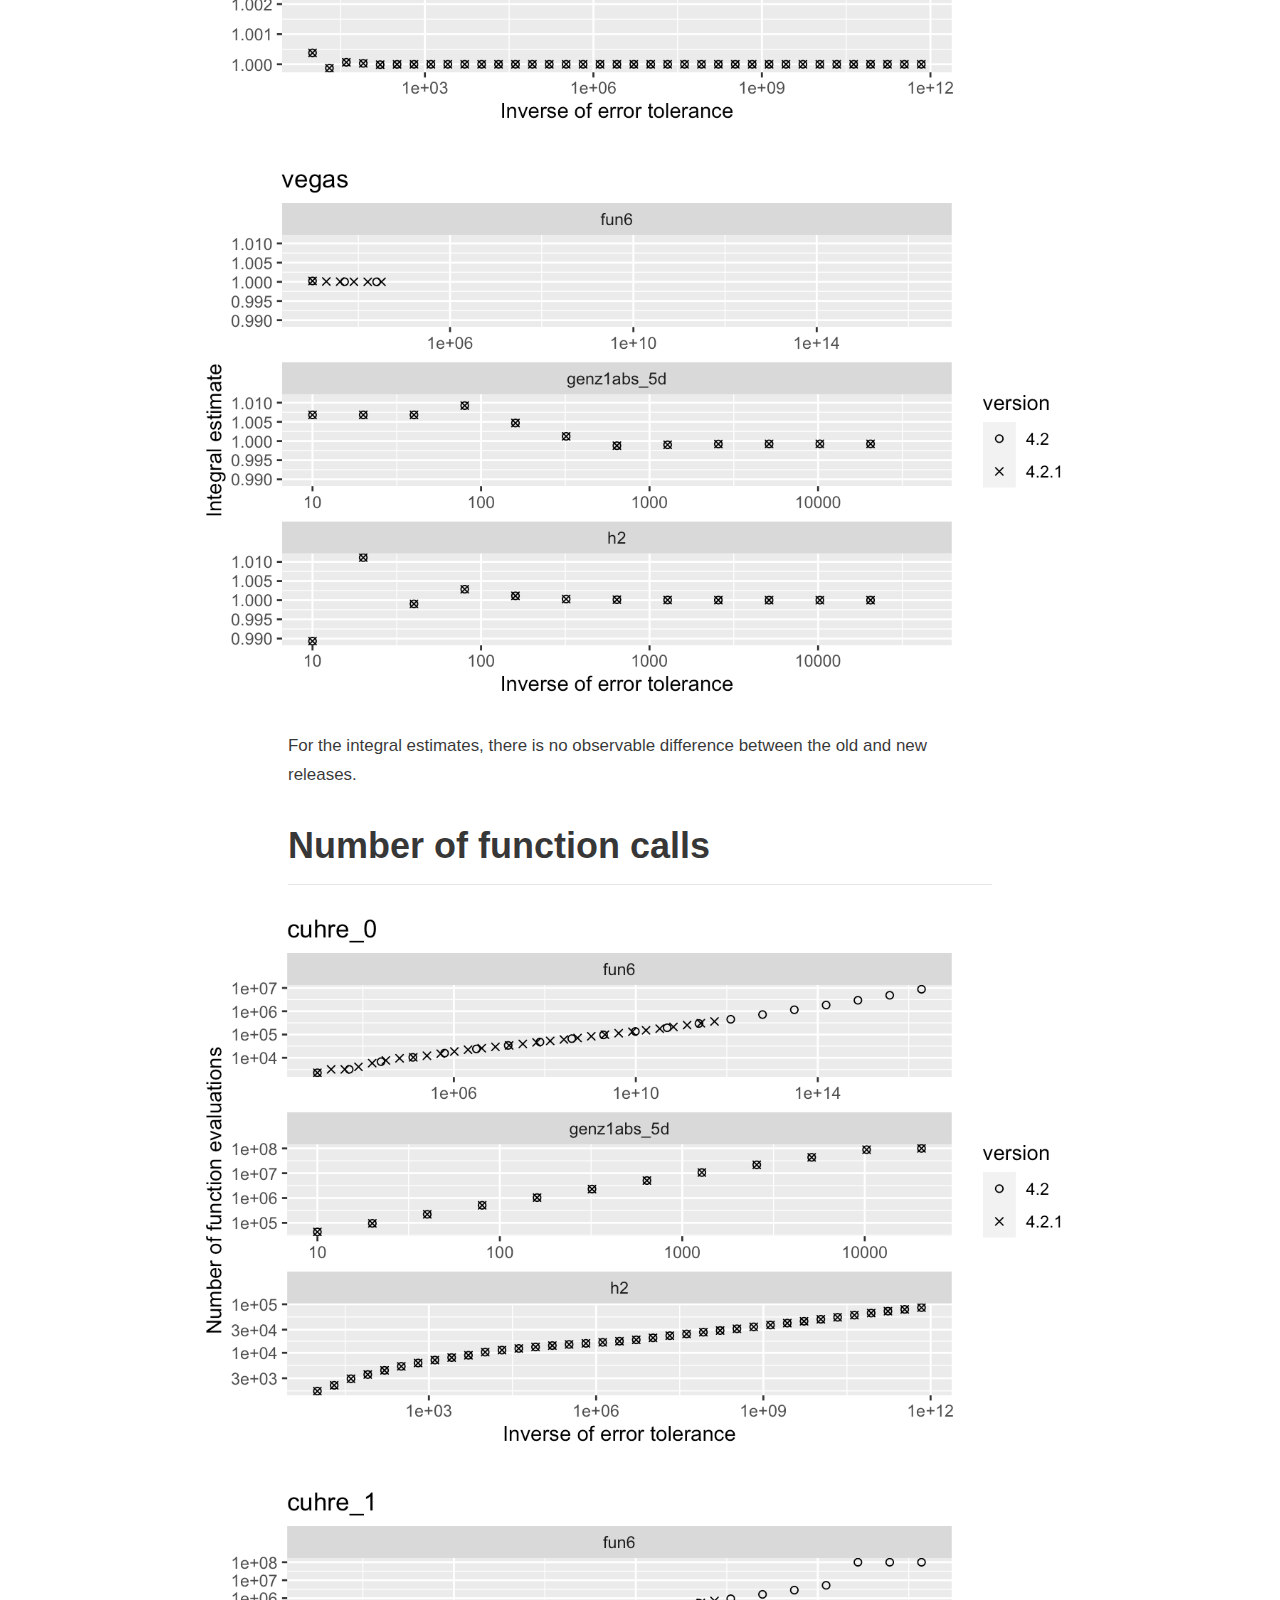
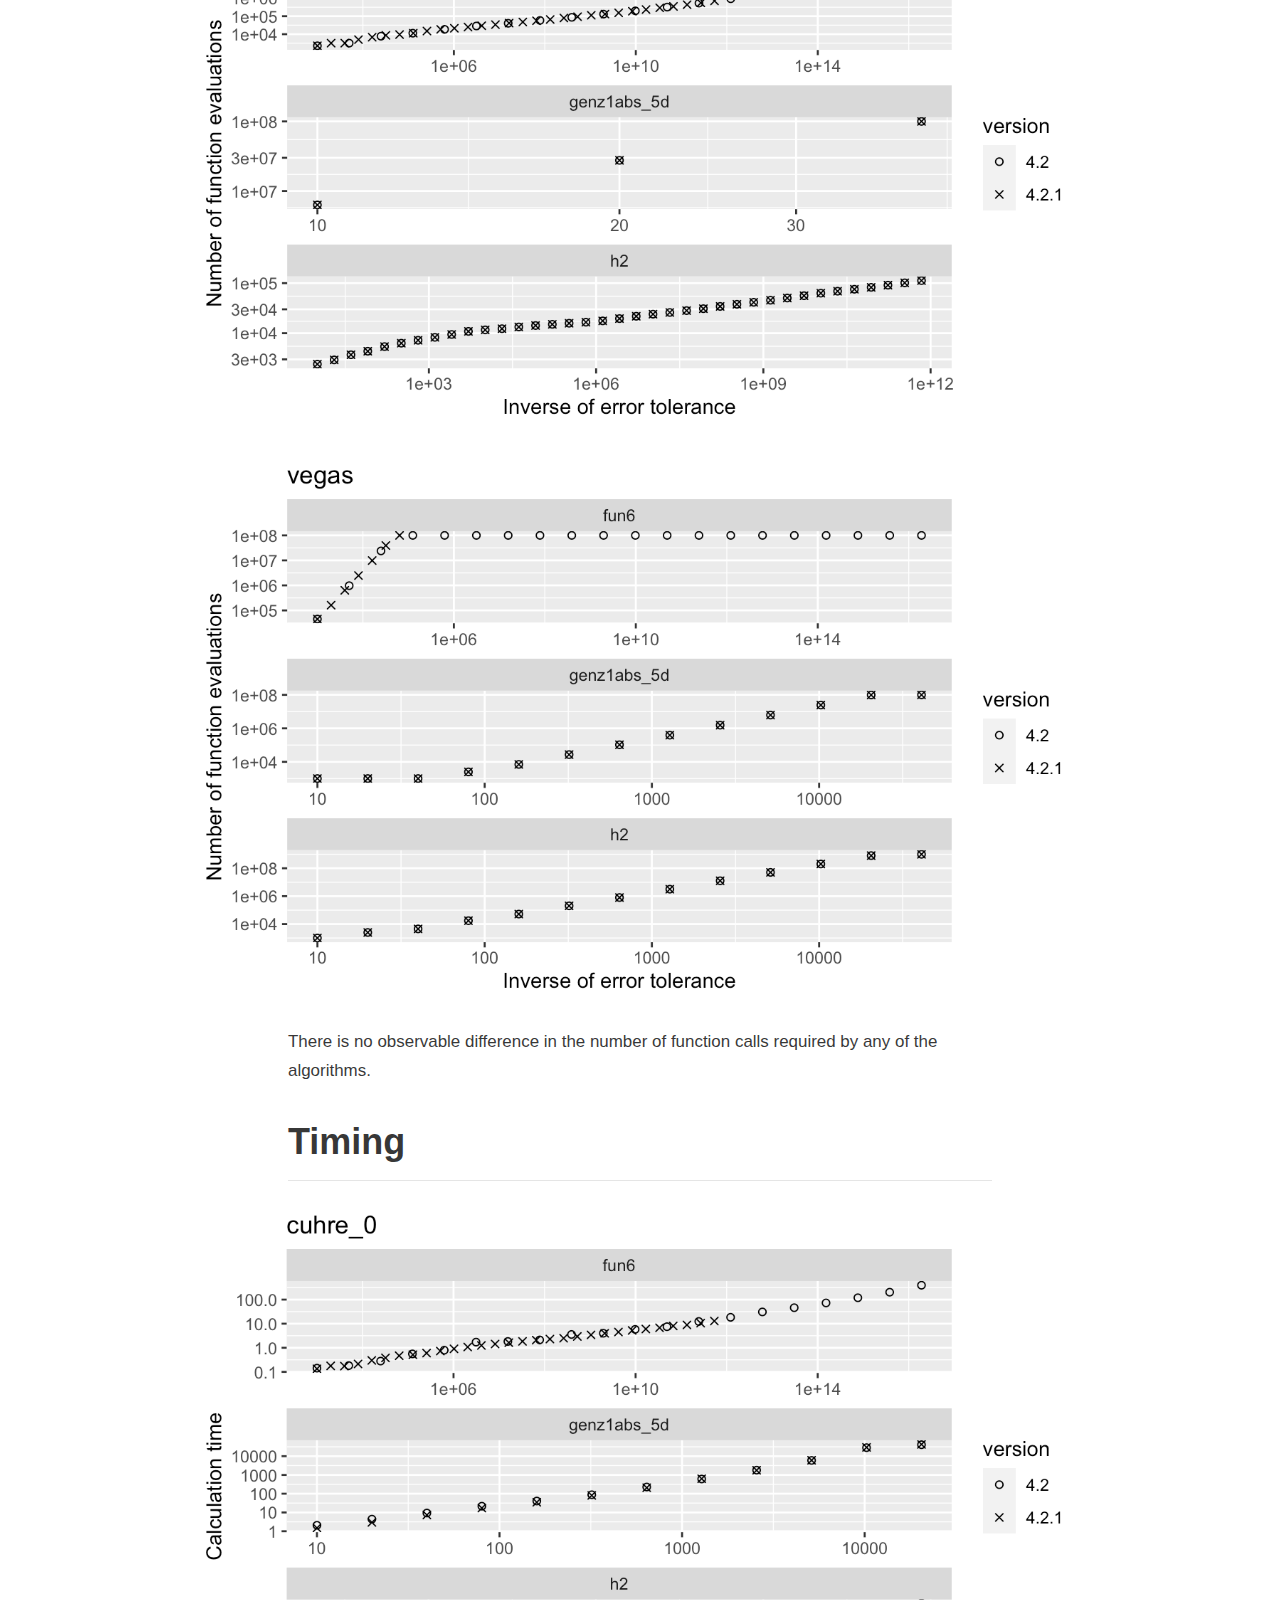
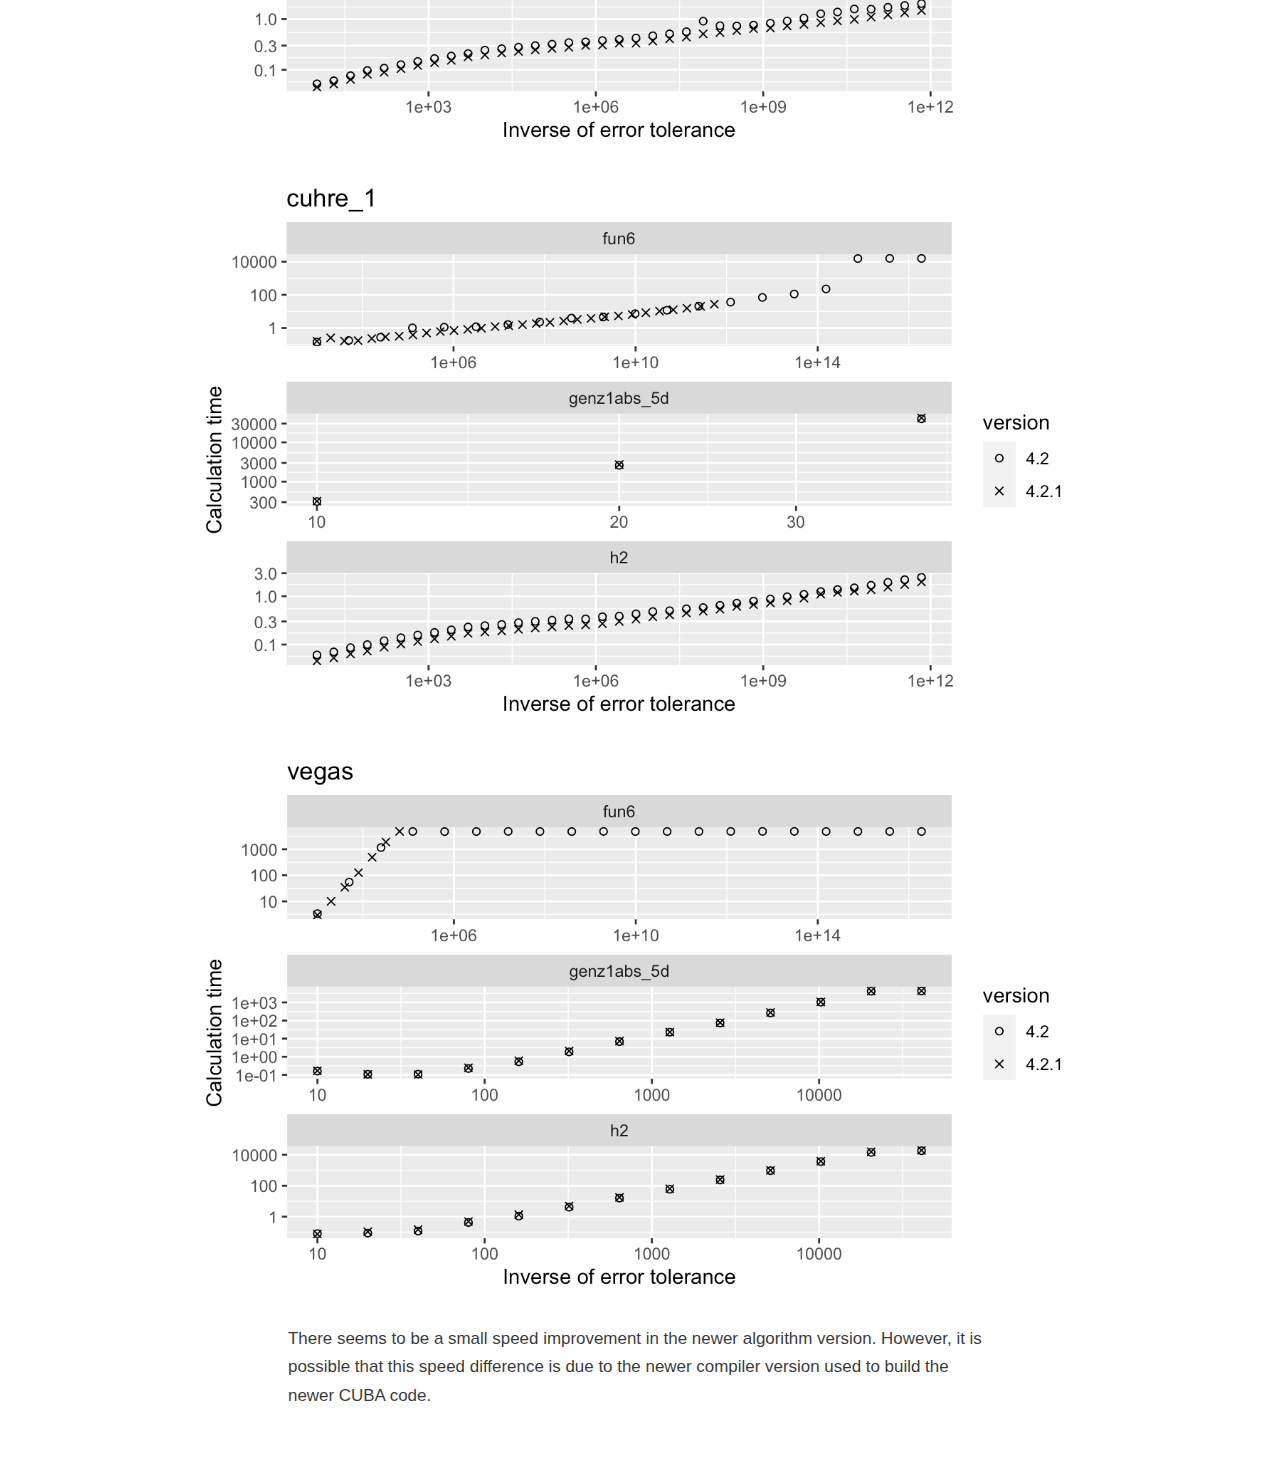
<file: docs/posts/2020-12-22-comparing-the-new-cuba-release-to-the-old/index.html>
<!DOCTYPE html>

<html xmlns="http://www.w3.org/1999/xhtml" lang="" xml:lang="">

<head>
  <meta charset="utf-8"/>
  <meta name="viewport" content="width=device-width, initial-scale=1"/>
  <meta http-equiv="X-UA-Compatible" content="IE=Edge,chrome=1"/>
  <meta name="generator" content="distill" />

  <style type="text/css">
  /* Hide doc at startup (prevent jankiness while JS renders/transforms) */
  body {
    visibility: hidden;
  }
  </style>

 <!--radix_placeholder_import_source-->
 <!--/radix_placeholder_import_source-->

<style type="text/css">code{white-space: pre;}</style>
<style type="text/css" data-origin="pandoc">
pre > code.sourceCode { white-space: pre; position: relative; }
pre > code.sourceCode > span { display: inline-block; line-height: 1.25; }
pre > code.sourceCode > span:empty { height: 1.2em; }
.sourceCode { overflow: visible; }
code.sourceCode > span { color: inherit; text-decoration: inherit; }
div.sourceCode { margin: 1em 0; }
pre.sourceCode { margin: 0; }
@media screen {
div.sourceCode { overflow: auto; }
}
@media print {
pre > code.sourceCode { white-space: pre-wrap; }
pre > code.sourceCode > span { text-indent: -5em; padding-left: 5em; }
}
pre.numberSource code
  { counter-reset: source-line 0; }
pre.numberSource code > span
  { position: relative; left: -4em; counter-increment: source-line; }
pre.numberSource code > span > a:first-child::before
  { content: counter(source-line);
    position: relative; left: -1em; text-align: right; vertical-align: baseline;
    border: none; display: inline-block;
    -webkit-touch-callout: none; -webkit-user-select: none;
    -khtml-user-select: none; -moz-user-select: none;
    -ms-user-select: none; user-select: none;
    padding: 0 4px; width: 4em;
    color: #aaaaaa;
  }
pre.numberSource { margin-left: 3em; border-left: 1px solid #aaaaaa;  padding-left: 4px; }
div.sourceCode
  {   }
@media screen {
pre > code.sourceCode > span > a:first-child::before { text-decoration: underline; }
}
code span.al { color: #ad0000; } /* Alert */
code span.an { color: #5e5e5e; } /* Annotation */
code span.at { color: #20794d; } /* Attribute */
code span.bn { color: #ad0000; } /* BaseN */
code span.bu { } /* BuiltIn */
code span.cf { color: #007ba5; } /* ControlFlow */
code span.ch { color: #20794d; } /* Char */
code span.cn { color: #8f5902; } /* Constant */
code span.co { color: #5e5e5e; } /* Comment */
code span.cv { color: #5e5e5e; font-style: italic; } /* CommentVar */
code span.do { color: #5e5e5e; font-style: italic; } /* Documentation */
code span.dt { color: #ad0000; } /* DataType */
code span.dv { color: #ad0000; } /* DecVal */
code span.er { color: #ad0000; } /* Error */
code span.ex { } /* Extension */
code span.fl { color: #ad0000; } /* Float */
code span.fu { color: #4758ab; } /* Function */
code span.im { } /* Import */
code span.in { color: #5e5e5e; } /* Information */
code span.kw { color: #007ba5; } /* Keyword */
code span.op { color: #5e5e5e; } /* Operator */
code span.ot { color: #007ba5; } /* Other */
code span.pp { color: #ad0000; } /* Preprocessor */
code span.sc { color: #20794d; } /* SpecialChar */
code span.ss { color: #20794d; } /* SpecialString */
code span.st { color: #20794d; } /* String */
code span.va { color: #111111; } /* Variable */
code span.vs { color: #20794d; } /* VerbatimString */
code span.wa { color: #5e5e5e; font-style: italic; } /* Warning */
</style>

  <!--radix_placeholder_meta_tags-->
<title>GPU Integration Notes: Comparing the new CUBA release to the old</title>

<meta property="description" itemprop="description" content="In Novemer of 2020, release CUBA 4.2.1 was released. This article compares the&#10;performance of CUBA 4.2.1 to that of CUBA 4.2."/>


<!--  https://schema.org/Article -->
<meta property="article:published" itemprop="datePublished" content="2020-12-22"/>
<meta property="article:created" itemprop="dateCreated" content="2020-12-22"/>
<meta name="article:author" content="Marc Paterno"/>

<!--  https://developers.facebook.com/docs/sharing/webmasters#markup -->
<meta property="og:title" content="GPU Integration Notes: Comparing the new CUBA release to the old"/>
<meta property="og:type" content="article"/>
<meta property="og:description" content="In Novemer of 2020, release CUBA 4.2.1 was released. This article compares the&#10;performance of CUBA 4.2.1 to that of CUBA 4.2."/>
<meta property="og:locale" content="en_US"/>
<meta property="og:site_name" content="GPU Integration Notes"/>

<!--  https://dev.twitter.com/cards/types/summary -->
<meta property="twitter:card" content="summary"/>
<meta property="twitter:title" content="GPU Integration Notes: Comparing the new CUBA release to the old"/>
<meta property="twitter:description" content="In Novemer of 2020, release CUBA 4.2.1 was released. This article compares the&#10;performance of CUBA 4.2.1 to that of CUBA 4.2."/>

<!--/radix_placeholder_meta_tags-->
  <!--radix_placeholder_rmarkdown_metadata-->

<script type="text/json" id="radix-rmarkdown-metadata">
{"type":"list","attributes":{"names":{"type":"character","attributes":{},"value":["title","description","author","date","output"]}},"value":[{"type":"character","attributes":{},"value":["Comparing the new CUBA release to the old"]},{"type":"character","attributes":{},"value":["In Novemer of 2020, release CUBA 4.2.1 was released. This article compares the\nperformance of CUBA 4.2.1 to that of CUBA 4.2."]},{"type":"list","attributes":{},"value":[{"type":"list","attributes":{"names":{"type":"character","attributes":{},"value":["name","url"]}},"value":[{"type":"character","attributes":{},"value":["Marc Paterno"]},{"type":"character","attributes":{},"value":["https://github.com/marcpaterno"]}]}]},{"type":"character","attributes":{},"value":["12-22-2020"]},{"type":"list","attributes":{"names":{"type":"character","attributes":{},"value":["distill::distill_article"]}},"value":[{"type":"list","attributes":{"names":{"type":"character","attributes":{},"value":["self_contained"]}},"value":[{"type":"logical","attributes":{},"value":[false]}]}]}]}
</script>
<!--/radix_placeholder_rmarkdown_metadata-->
  
  <script type="text/json" id="radix-resource-manifest">
  {"type":"character","attributes":{},"value":["comparing-the-new-cuba-release-to-the-old_files/anchor-4.2.2/anchor.min.js","comparing-the-new-cuba-release-to-the-old_files/bowser-1.9.3/bowser.min.js","comparing-the-new-cuba-release-to-the-old_files/distill-2.2.21/template.v2.js","comparing-the-new-cuba-release-to-the-old_files/figure-html5/unnamed-chunk-10-1.png","comparing-the-new-cuba-release-to-the-old_files/figure-html5/unnamed-chunk-11-1.png","comparing-the-new-cuba-release-to-the-old_files/figure-html5/unnamed-chunk-12-1.png","comparing-the-new-cuba-release-to-the-old_files/figure-html5/unnamed-chunk-13-1.png","comparing-the-new-cuba-release-to-the-old_files/figure-html5/unnamed-chunk-14-1.png","comparing-the-new-cuba-release-to-the-old_files/figure-html5/unnamed-chunk-3-1.png","comparing-the-new-cuba-release-to-the-old_files/figure-html5/unnamed-chunk-4-1.png","comparing-the-new-cuba-release-to-the-old_files/figure-html5/unnamed-chunk-5-1.png","comparing-the-new-cuba-release-to-the-old_files/figure-html5/unnamed-chunk-6-1.png","comparing-the-new-cuba-release-to-the-old_files/figure-html5/unnamed-chunk-7-1.png","comparing-the-new-cuba-release-to-the-old_files/figure-html5/unnamed-chunk-8-1.png","comparing-the-new-cuba-release-to-the-old_files/figure-html5/unnamed-chunk-9-1.png","comparing-the-new-cuba-release-to-the-old_files/header-attrs-2.6/header-attrs.js","comparing-the-new-cuba-release-to-the-old_files/jquery-1.11.3/jquery.min.js","comparing-the-new-cuba-release-to-the-old_files/pagedtable-1.1/css/pagedtable.css","comparing-the-new-cuba-release-to-the-old_files/pagedtable-1.1/js/pagedtable.js","comparing-the-new-cuba-release-to-the-old_files/webcomponents-2.0.0/webcomponents.js","fun6_cuba-4.2.1.tsv.xz","fun6_cuba-4.2.tsv.xz","genz1abs_5d_cuba-4.2.1.tsv.xz","genz1abs_5d_cuba-4.2.tsv.xz","h2_cuba-4.2.1.tsv.xz","h2_cuba-4.2.tsv.xz"]}
  </script>
  <!--radix_placeholder_navigation_in_header-->
<meta name="distill:offset" content="../.."/>

<script type="application/javascript">

  window.headroom_prevent_pin = false;

  window.document.addEventListener("DOMContentLoaded", function (event) {

    // initialize headroom for banner
    var header = $('header').get(0);
    var headerHeight = header.offsetHeight;
    var headroom = new Headroom(header, {
      tolerance: 5,
      onPin : function() {
        if (window.headroom_prevent_pin) {
          window.headroom_prevent_pin = false;
          headroom.unpin();
        }
      }
    });
    headroom.init();
    if(window.location.hash)
      headroom.unpin();
    $(header).addClass('headroom--transition');

    // offset scroll location for banner on hash change
    // (see: https://github.com/WickyNilliams/headroom.js/issues/38)
    window.addEventListener("hashchange", function(event) {
      window.scrollTo(0, window.pageYOffset - (headerHeight + 25));
    });

    // responsive menu
    $('.distill-site-header').each(function(i, val) {
      var topnav = $(this);
      var toggle = topnav.find('.nav-toggle');
      toggle.on('click', function() {
        topnav.toggleClass('responsive');
      });
    });

    // nav dropdowns
    $('.nav-dropbtn').click(function(e) {
      $(this).next('.nav-dropdown-content').toggleClass('nav-dropdown-active');
      $(this).parent().siblings('.nav-dropdown')
         .children('.nav-dropdown-content').removeClass('nav-dropdown-active');
    });
    $("body").click(function(e){
      $('.nav-dropdown-content').removeClass('nav-dropdown-active');
    });
    $(".nav-dropdown").click(function(e){
      e.stopPropagation();
    });
  });
</script>

<style type="text/css">

/* Theme (user-documented overrideables for nav appearance) */

.distill-site-nav {
  color: rgba(255, 255, 255, 0.8);
  background-color: #0F2E3D;
  font-size: 15px;
  font-weight: 300;
}

.distill-site-nav a {
  color: inherit;
  text-decoration: none;
}

.distill-site-nav a:hover {
  color: white;
}

@media print {
  .distill-site-nav {
    display: none;
  }
}

.distill-site-header {

}

.distill-site-footer {

}


/* Site Header */

.distill-site-header {
  width: 100%;
  box-sizing: border-box;
  z-index: 3;
}

.distill-site-header .nav-left {
  display: inline-block;
  margin-left: 8px;
}

@media screen and (max-width: 768px) {
  .distill-site-header .nav-left {
    margin-left: 0;
  }
}


.distill-site-header .nav-right {
  float: right;
  margin-right: 8px;
}

.distill-site-header a,
.distill-site-header .title {
  display: inline-block;
  text-align: center;
  padding: 14px 10px 14px 10px;
}

.distill-site-header .title {
  font-size: 18px;
  min-width: 150px;
}

.distill-site-header .logo {
  padding: 0;
}

.distill-site-header .logo img {
  display: none;
  max-height: 20px;
  width: auto;
  margin-bottom: -4px;
}

.distill-site-header .nav-image img {
  max-height: 18px;
  width: auto;
  display: inline-block;
  margin-bottom: -3px;
}



@media screen and (min-width: 1000px) {
  .distill-site-header .logo img {
    display: inline-block;
  }
  .distill-site-header .nav-left {
    margin-left: 20px;
  }
  .distill-site-header .nav-right {
    margin-right: 20px;
  }
  .distill-site-header .title {
    padding-left: 12px;
  }
}


.distill-site-header .nav-toggle {
  display: none;
}

.nav-dropdown {
  display: inline-block;
  position: relative;
}

.nav-dropdown .nav-dropbtn {
  border: none;
  outline: none;
  color: rgba(255, 255, 255, 0.8);
  padding: 16px 10px;
  background-color: transparent;
  font-family: inherit;
  font-size: inherit;
  font-weight: inherit;
  margin: 0;
  margin-top: 1px;
  z-index: 2;
}

.nav-dropdown-content {
  display: none;
  position: absolute;
  background-color: white;
  min-width: 200px;
  border: 1px solid rgba(0,0,0,0.15);
  border-radius: 4px;
  box-shadow: 0px 8px 16px 0px rgba(0,0,0,0.1);
  z-index: 1;
  margin-top: 2px;
  white-space: nowrap;
  padding-top: 4px;
  padding-bottom: 4px;
}

.nav-dropdown-content hr {
  margin-top: 4px;
  margin-bottom: 4px;
  border: none;
  border-bottom: 1px solid rgba(0, 0, 0, 0.1);
}

.nav-dropdown-active {
  display: block;
}

.nav-dropdown-content a, .nav-dropdown-content .nav-dropdown-header {
  color: black;
  padding: 6px 24px;
  text-decoration: none;
  display: block;
  text-align: left;
}

.nav-dropdown-content .nav-dropdown-header {
  display: block;
  padding: 5px 24px;
  padding-bottom: 0;
  text-transform: uppercase;
  font-size: 14px;
  color: #999999;
  white-space: nowrap;
}

.nav-dropdown:hover .nav-dropbtn {
  color: white;
}

.nav-dropdown-content a:hover {
  background-color: #ddd;
  color: black;
}

.nav-right .nav-dropdown-content {
  margin-left: -45%;
  right: 0;
}

@media screen and (max-width: 768px) {
  .distill-site-header a, .distill-site-header .nav-dropdown  {display: none;}
  .distill-site-header a.nav-toggle {
    float: right;
    display: block;
  }
  .distill-site-header .title {
    margin-left: 0;
  }
  .distill-site-header .nav-right {
    margin-right: 0;
  }
  .distill-site-header {
    overflow: hidden;
  }
  .nav-right .nav-dropdown-content {
    margin-left: 0;
  }
}


@media screen and (max-width: 768px) {
  .distill-site-header.responsive {position: relative; min-height: 500px; }
  .distill-site-header.responsive a.nav-toggle {
    position: absolute;
    right: 0;
    top: 0;
  }
  .distill-site-header.responsive a,
  .distill-site-header.responsive .nav-dropdown {
    display: block;
    text-align: left;
  }
  .distill-site-header.responsive .nav-left,
  .distill-site-header.responsive .nav-right {
    width: 100%;
  }
  .distill-site-header.responsive .nav-dropdown {float: none;}
  .distill-site-header.responsive .nav-dropdown-content {position: relative;}
  .distill-site-header.responsive .nav-dropdown .nav-dropbtn {
    display: block;
    width: 100%;
    text-align: left;
  }
}

/* Site Footer */

.distill-site-footer {
  width: 100%;
  overflow: hidden;
  box-sizing: border-box;
  z-index: 3;
  margin-top: 30px;
  padding-top: 30px;
  padding-bottom: 30px;
  text-align: center;
}

/* Headroom */

d-title {
  padding-top: 6rem;
}

@media print {
  d-title {
    padding-top: 4rem;
  }
}

.headroom {
  z-index: 1000;
  position: fixed;
  top: 0;
  left: 0;
  right: 0;
}

.headroom--transition {
  transition: all .4s ease-in-out;
}

.headroom--unpinned {
  top: -100px;
}

.headroom--pinned {
  top: 0;
}

</style>

<link href="../../site_libs/font-awesome-5.1.0/css/all.css" rel="stylesheet"/>
<link href="../../site_libs/font-awesome-5.1.0/css/v4-shims.css" rel="stylesheet"/>
<script src="../../site_libs/headroom-0.9.4/headroom.min.js"></script>
<script src="../../site_libs/autocomplete-0.37.1/autocomplete.min.js"></script>
<script src="../../site_libs/fuse-6.4.1/fuse.min.js"></script>

<script type="application/javascript">

function getMeta(metaName) {
  var metas = document.getElementsByTagName('meta');
  for (let i = 0; i < metas.length; i++) {
    if (metas[i].getAttribute('name') === metaName) {
      return metas[i].getAttribute('content');
    }
  }
  return '';
}

function offsetURL(url) {
  var offset = getMeta('distill:offset');
  return offset ? offset + '/' + url : url;
}

function createFuseIndex() {

  // create fuse index
  var options = {
    keys: [
      { name: 'title', weight: 20 },
      { name: 'categories', weight: 15 },
      { name: 'description', weight: 10 },
      { name: 'contents', weight: 5 },
    ],
    ignoreLocation: true,
    threshold: 0
  };
  var fuse = new window.Fuse([], options);

  // fetch the main search.json
  return fetch(offsetURL('search.json'))
    .then(function(response) {
      if (response.status == 200) {
        return response.json().then(function(json) {
          // index main articles
          json.articles.forEach(function(article) {
            fuse.add(article);
          });
          // download collections and index their articles
          return Promise.all(json.collections.map(function(collection) {
            return fetch(offsetURL(collection)).then(function(response) {
              if (response.status === 200) {
                return response.json().then(function(articles) {
                  articles.forEach(function(article) {
                    fuse.add(article);
                  });
                })
              } else {
                return Promise.reject(
                  new Error('Unexpected status from search index request: ' +
                            response.status)
                );
              }
            });
          })).then(function() {
            return fuse;
          });
        });

      } else {
        return Promise.reject(
          new Error('Unexpected status from search index request: ' +
                      response.status)
        );
      }
    });
}

window.document.addEventListener("DOMContentLoaded", function (event) {

  // get search element (bail if we don't have one)
  var searchEl = window.document.getElementById('distill-search');
  if (!searchEl)
    return;

  createFuseIndex()
    .then(function(fuse) {

      // make search box visible
      searchEl.classList.remove('hidden');

      // initialize autocomplete
      var options = {
        autoselect: true,
        hint: false,
        minLength: 2,
      };
      window.autocomplete(searchEl, options, [{
        source: function(query, callback) {
          const searchOptions = {
            isCaseSensitive: false,
            shouldSort: true,
            minMatchCharLength: 2,
            limit: 10,
          };
          var results = fuse.search(query, searchOptions);
          callback(results
            .map(function(result) { return result.item; })
            .filter(function(item) { return !!item.description; })
          );
        },
        templates: {
          suggestion: function(suggestion) {
            var html = `
              <div class="search-item">
                <h3>${suggestion.title}</h3>
                <div class="search-item-description">
                  ${suggestion.description}
                </div>
                <div class="search-item-preview">
                  <img src="${suggestion.preview ? offsetURL(suggestion.preview) : ''}"</img>
                </div>
              </div>
            `;
            return html;
          }
        }
      }]).on('autocomplete:selected', function(event, suggestion) {
        window.location.href = offsetURL(suggestion.path);
      });
      // remove inline display style on autocompleter (we want to
      // manage responsive display via css)
      $('.algolia-autocomplete').css("display", "");
    })
    .catch(function(error) {
      console.log(error);
    });

});

</script>

<style type="text/css">

/* Algolioa Autocomplete */

.algolia-autocomplete {
  display: inline-block;
  margin-left: 10px;
  vertical-align: sub;
  background-color: white;
  color: black;
  padding: 6px;
  padding-top: 8px;
  padding-bottom: 0;
  border-radius: 6px;
  border: 1px #0F2E3D solid;
  width: 180px;
}


@media screen and (max-width: 768px) {
  .distill-site-nav .algolia-autocomplete {
    display: none;
    visibility: hidden;
  }
  .distill-site-nav.responsive .algolia-autocomplete {
    display: inline-block;
    visibility: visible;
  }
  .distill-site-nav.responsive .algolia-autocomplete .aa-dropdown-menu {
    margin-left: 0;
    width: 400px;
    max-height: 400px;
  }
}

.algolia-autocomplete .aa-input, .algolia-autocomplete .aa-hint {
  width: 90%;
  outline: none;
  border: none;
}

.algolia-autocomplete .aa-hint {
  color: #999;
}
.algolia-autocomplete .aa-dropdown-menu {
  width: 550px;
  max-height: 70vh;
  overflow-x: visible;
  overflow-y: scroll;
  padding: 5px;
  margin-top: 3px;
  margin-left: -150px;
  background-color: #fff;
  border-radius: 5px;
  border: 1px solid #999;
  border-top: none;
}

.algolia-autocomplete .aa-dropdown-menu .aa-suggestion {
  cursor: pointer;
  padding: 5px 4px;
  border-bottom: 1px solid #eee;
}

.algolia-autocomplete .aa-dropdown-menu .aa-suggestion:last-of-type {
  border-bottom: none;
  margin-bottom: 2px;
}

.algolia-autocomplete .aa-dropdown-menu .aa-suggestion .search-item {
  overflow: hidden;
  font-size: 0.8em;
  line-height: 1.4em;
}

.algolia-autocomplete .aa-dropdown-menu .aa-suggestion .search-item h3 {
  margin-block-start: 0;
  margin-block-end: 5px;
}

.algolia-autocomplete .aa-dropdown-menu .aa-suggestion .search-item-description {
  display: inline-block;
  overflow: hidden;
  height: 2.8em;
  width: 80%;
  margin-right: 4%;
}

.algolia-autocomplete .aa-dropdown-menu .aa-suggestion .search-item-preview {
  display: inline-block;
  width: 15%;
}

.algolia-autocomplete .aa-dropdown-menu .aa-suggestion .search-item-preview img {
  height: 3em;
  width: auto;
  display: none;
}

.algolia-autocomplete .aa-dropdown-menu .aa-suggestion .search-item-preview img[src] {
  display: initial;
}

.algolia-autocomplete .aa-dropdown-menu .aa-suggestion.aa-cursor {
  background-color: #eee;
}
.algolia-autocomplete .aa-dropdown-menu .aa-suggestion em {
  font-weight: bold;
  font-style: normal;
}

</style>


<!--/radix_placeholder_navigation_in_header-->
  <!--radix_placeholder_distill-->

<style type="text/css">

body {
  background-color: white;
}

.pandoc-table {
  width: 100%;
}

.pandoc-table>caption {
  margin-bottom: 10px;
}

.pandoc-table th:not([align]) {
  text-align: left;
}

.pagedtable-footer {
  font-size: 15px;
}

d-byline .byline {
  grid-template-columns: 2fr 2fr;
}

d-byline .byline h3 {
  margin-block-start: 1.5em;
}

d-byline .byline .authors-affiliations h3 {
  margin-block-start: 0.5em;
}

.authors-affiliations .orcid-id {
  width: 16px;
  height:16px;
  margin-left: 4px;
  margin-right: 4px;
  vertical-align: middle;
  padding-bottom: 2px;
}

d-title .dt-tags {
  margin-top: 1em;
  grid-column: text;
}

.dt-tags .dt-tag {
  text-decoration: none;
  display: inline-block;
  color: rgba(0,0,0,0.6);
  padding: 0em 0.4em;
  margin-right: 0.5em;
  margin-bottom: 0.4em;
  font-size: 70%;
  border: 1px solid rgba(0,0,0,0.2);
  border-radius: 3px;
  text-transform: uppercase;
  font-weight: 500;
}

d-article table.gt_table td,
d-article table.gt_table th {
  border-bottom: none;
}

.html-widget {
  margin-bottom: 2.0em;
}

.l-screen-inset {
  padding-right: 16px;
}

.l-screen .caption {
  margin-left: 10px;
}

.shaded {
  background: rgb(247, 247, 247);
  padding-top: 20px;
  padding-bottom: 20px;
  border-top: 1px solid rgba(0, 0, 0, 0.1);
  border-bottom: 1px solid rgba(0, 0, 0, 0.1);
}

.shaded .html-widget {
  margin-bottom: 0;
  border: 1px solid rgba(0, 0, 0, 0.1);
}

.shaded .shaded-content {
  background: white;
}

.text-output {
  margin-top: 0;
  line-height: 1.5em;
}

.hidden {
  display: none !important;
}

d-article {
  padding-top: 2.5rem;
  padding-bottom: 30px;
}

d-appendix {
  padding-top: 30px;
}

d-article>p>img {
  width: 100%;
}

d-article h2 {
  margin: 1rem 0 1.5rem 0;
}

d-article h3 {
  margin-top: 1.5rem;
}

d-article iframe {
  border: 1px solid rgba(0, 0, 0, 0.1);
  margin-bottom: 2.0em;
  width: 100%;
}

/* Tweak code blocks */

d-article div.sourceCode code,
d-article pre code {
  font-family: Consolas, Monaco, 'Andale Mono', 'Ubuntu Mono', monospace;
}

d-article pre,
d-article div.sourceCode,
d-article div.sourceCode pre {
  overflow: auto;
}

d-article div.sourceCode {
  background-color: white;
}

d-article div.sourceCode pre {
  padding-left: 10px;
  font-size: 12px;
  border-left: 2px solid rgba(0,0,0,0.1);
}

d-article pre {
  font-size: 12px;
  color: black;
  background: none;
  margin-top: 0;
  text-align: left;
  white-space: pre;
  word-spacing: normal;
  word-break: normal;
  word-wrap: normal;
  line-height: 1.5;

  -moz-tab-size: 4;
  -o-tab-size: 4;
  tab-size: 4;

  -webkit-hyphens: none;
  -moz-hyphens: none;
  -ms-hyphens: none;
  hyphens: none;
}

d-article pre a {
  border-bottom: none;
}

d-article pre a:hover {
  border-bottom: none;
  text-decoration: underline;
}

@media(min-width: 768px) {

d-article pre,
d-article div.sourceCode,
d-article div.sourceCode pre {
  overflow: visible !important;
}

d-article div.sourceCode pre {
  padding-left: 18px;
  font-size: 14px;
}

d-article pre {
  font-size: 14px;
}

}

figure img.external {
  background: white;
  border: 1px solid rgba(0, 0, 0, 0.1);
  box-shadow: 0 1px 8px rgba(0, 0, 0, 0.1);
  padding: 18px;
  box-sizing: border-box;
}

/* CSS for d-contents */

.d-contents {
  grid-column: text;
  color: rgba(0,0,0,0.8);
  font-size: 0.9em;
  padding-bottom: 1em;
  margin-bottom: 1em;
  padding-bottom: 0.5em;
  margin-bottom: 1em;
  padding-left: 0.25em;
  justify-self: start;
}

@media(min-width: 1000px) {
  .d-contents.d-contents-float {
    height: 0;
    grid-column-start: 1;
    grid-column-end: 4;
    justify-self: center;
    padding-right: 3em;
    padding-left: 2em;
  }
}

.d-contents nav h3 {
  font-size: 18px;
  margin-top: 0;
  margin-bottom: 1em;
}

.d-contents li {
  list-style-type: none
}

.d-contents nav > ul {
  padding-left: 0;
}

.d-contents ul {
  padding-left: 1em
}

.d-contents nav ul li {
  margin-top: 0.6em;
  margin-bottom: 0.2em;
}

.d-contents nav a {
  font-size: 13px;
  border-bottom: none;
  text-decoration: none
  color: rgba(0, 0, 0, 0.8);
}

.d-contents nav a:hover {
  text-decoration: underline solid rgba(0, 0, 0, 0.6)
}

.d-contents nav > ul > li > a {
  font-weight: 600;
}

.d-contents nav > ul > li > ul {
  font-weight: inherit;
}

.d-contents nav > ul > li > ul > li {
  margin-top: 0.2em;
}


.d-contents nav ul {
  margin-top: 0;
  margin-bottom: 0.25em;
}

.d-article-with-toc h2:nth-child(2) {
  margin-top: 0;
}


/* Figure */

.figure {
  position: relative;
  margin-bottom: 2.5em;
  margin-top: 1.5em;
}

.figure img {
  width: 100%;
}

.figure .caption {
  color: rgba(0, 0, 0, 0.6);
  font-size: 12px;
  line-height: 1.5em;
}

.figure img.external {
  background: white;
  border: 1px solid rgba(0, 0, 0, 0.1);
  box-shadow: 0 1px 8px rgba(0, 0, 0, 0.1);
  padding: 18px;
  box-sizing: border-box;
}

.figure .caption a {
  color: rgba(0, 0, 0, 0.6);
}

.figure .caption b,
.figure .caption strong, {
  font-weight: 600;
  color: rgba(0, 0, 0, 1.0);
}

/* Citations */

d-article .citation {
  color: inherit;
  cursor: inherit;
}

div.hanging-indent{
  margin-left: 1em; text-indent: -1em;
}


/* Tweak 1000px media break to show more text */

@media(min-width: 1000px) {
  .base-grid,
  distill-header,
  d-title,
  d-abstract,
  d-article,
  d-appendix,
  distill-appendix,
  d-byline,
  d-footnote-list,
  d-citation-list,
  distill-footer {
    grid-template-columns: [screen-start] 1fr [page-start kicker-start] 80px [middle-start] 50px [text-start kicker-end] 65px 65px 65px 65px 65px 65px 65px 65px [text-end gutter-start] 65px [middle-end] 65px [page-end gutter-end] 1fr [screen-end];
    grid-column-gap: 16px;
  }

  .grid {
    grid-column-gap: 16px;
  }

  d-article {
    font-size: 1.06rem;
    line-height: 1.7em;
  }
  figure .caption, .figure .caption, figure figcaption {
    font-size: 13px;
  }
}

@media(min-width: 1180px) {
  .base-grid,
  distill-header,
  d-title,
  d-abstract,
  d-article,
  d-appendix,
  distill-appendix,
  d-byline,
  d-footnote-list,
  d-citation-list,
  distill-footer {
    grid-template-columns: [screen-start] 1fr [page-start kicker-start] 60px [middle-start] 60px [text-start kicker-end] 60px 60px 60px 60px 60px 60px 60px 60px [text-end gutter-start] 60px [middle-end] 60px [page-end gutter-end] 1fr [screen-end];
    grid-column-gap: 32px;
  }

  .grid {
    grid-column-gap: 32px;
  }
}


/* Get the citation styles for the appendix (not auto-injected on render since
   we do our own rendering of the citation appendix) */

d-appendix .citation-appendix,
.d-appendix .citation-appendix {
  font-size: 11px;
  line-height: 15px;
  border-left: 1px solid rgba(0, 0, 0, 0.1);
  padding-left: 18px;
  border: 1px solid rgba(0,0,0,0.1);
  background: rgba(0, 0, 0, 0.02);
  padding: 10px 18px;
  border-radius: 3px;
  color: rgba(150, 150, 150, 1);
  overflow: hidden;
  margin-top: -12px;
  white-space: pre-wrap;
  word-wrap: break-word;
}

/* Include appendix styles here so they can be overridden */

d-appendix {
  contain: layout style;
  font-size: 0.8em;
  line-height: 1.7em;
  margin-top: 60px;
  margin-bottom: 0;
  border-top: 1px solid rgba(0, 0, 0, 0.1);
  color: rgba(0,0,0,0.5);
  padding-top: 60px;
  padding-bottom: 48px;
}

d-appendix h3 {
  grid-column: page-start / text-start;
  font-size: 15px;
  font-weight: 500;
  margin-top: 1em;
  margin-bottom: 0;
  color: rgba(0,0,0,0.65);
}

d-appendix h3 + * {
  margin-top: 1em;
}

d-appendix ol {
  padding: 0 0 0 15px;
}

@media (min-width: 768px) {
  d-appendix ol {
    padding: 0 0 0 30px;
    margin-left: -30px;
  }
}

d-appendix li {
  margin-bottom: 1em;
}

d-appendix a {
  color: rgba(0, 0, 0, 0.6);
}

d-appendix > * {
  grid-column: text;
}

d-appendix > d-footnote-list,
d-appendix > d-citation-list,
d-appendix > distill-appendix {
  grid-column: screen;
}

/* Include footnote styles here so they can be overridden */

d-footnote-list {
  contain: layout style;
}

d-footnote-list > * {
  grid-column: text;
}

d-footnote-list a.footnote-backlink {
  color: rgba(0,0,0,0.3);
  padding-left: 0.5em;
}



/* Anchor.js */

.anchorjs-link {
  /*transition: all .25s linear; */
  text-decoration: none;
  border-bottom: none;
}
*:hover > .anchorjs-link {
  margin-left: -1.125em !important;
  text-decoration: none;
  border-bottom: none;
}

/* Social footer */

.social_footer {
  margin-top: 30px;
  margin-bottom: 0;
  color: rgba(0,0,0,0.67);
}

.disqus-comments {
  margin-right: 30px;
}

.disqus-comment-count {
  border-bottom: 1px solid rgba(0, 0, 0, 0.4);
  cursor: pointer;
}

#disqus_thread {
  margin-top: 30px;
}

.article-sharing a {
  border-bottom: none;
  margin-right: 8px;
}

.article-sharing a:hover {
  border-bottom: none;
}

.sidebar-section.subscribe {
  font-size: 12px;
  line-height: 1.6em;
}

.subscribe p {
  margin-bottom: 0.5em;
}


.article-footer .subscribe {
  font-size: 15px;
  margin-top: 45px;
}


.sidebar-section.custom {
  font-size: 12px;
  line-height: 1.6em;
}

.custom p {
  margin-bottom: 0.5em;
}

/* Styles for listing layout (hide title) */
.layout-listing d-title, .layout-listing .d-title {
  display: none;
}

/* Styles for posts lists (not auto-injected) */


.posts-with-sidebar {
  padding-left: 45px;
  padding-right: 45px;
}

.posts-list .description h2,
.posts-list .description p {
  font-family: -apple-system, BlinkMacSystemFont, "Segoe UI", Roboto, Oxygen, Ubuntu, Cantarell, "Fira Sans", "Droid Sans", "Helvetica Neue", Arial, sans-serif;
}

.posts-list .description h2 {
  font-weight: 700;
  border-bottom: none;
  padding-bottom: 0;
}

.posts-list h2.post-tag {
  border-bottom: 1px solid rgba(0, 0, 0, 0.2);
  padding-bottom: 12px;
}
.posts-list {
  margin-top: 60px;
  margin-bottom: 24px;
}

.posts-list .post-preview {
  text-decoration: none;
  overflow: hidden;
  display: block;
  border-bottom: 1px solid rgba(0, 0, 0, 0.1);
  padding: 24px 0;
}

.post-preview-last {
  border-bottom: none !important;
}

.posts-list .posts-list-caption {
  grid-column: screen;
  font-weight: 400;
}

.posts-list .post-preview h2 {
  margin: 0 0 6px 0;
  line-height: 1.2em;
  font-style: normal;
  font-size: 24px;
}

.posts-list .post-preview p {
  margin: 0 0 12px 0;
  line-height: 1.4em;
  font-size: 16px;
}

.posts-list .post-preview .thumbnail {
  box-sizing: border-box;
  margin-bottom: 24px;
  position: relative;
  max-width: 500px;
}
.posts-list .post-preview img {
  width: 100%;
  display: block;
}

.posts-list .metadata {
  font-size: 12px;
  line-height: 1.4em;
  margin-bottom: 18px;
}

.posts-list .metadata > * {
  display: inline-block;
}

.posts-list .metadata .publishedDate {
  margin-right: 2em;
}

.posts-list .metadata .dt-authors {
  display: block;
  margin-top: 0.3em;
  margin-right: 2em;
}

.posts-list .dt-tags {
  display: block;
  line-height: 1em;
}

.posts-list .dt-tags .dt-tag {
  display: inline-block;
  color: rgba(0,0,0,0.6);
  padding: 0.3em 0.4em;
  margin-right: 0.2em;
  margin-bottom: 0.4em;
  font-size: 60%;
  border: 1px solid rgba(0,0,0,0.2);
  border-radius: 3px;
  text-transform: uppercase;
  font-weight: 500;
}

.posts-list img {
  opacity: 1;
}

.posts-list img[data-src] {
  opacity: 0;
}

.posts-more {
  clear: both;
}


.posts-sidebar {
  font-size: 16px;
}

.posts-sidebar h3 {
  font-size: 16px;
  margin-top: 0;
  margin-bottom: 0.5em;
  font-weight: 400;
  text-transform: uppercase;
}

.sidebar-section {
  margin-bottom: 30px;
}

.categories ul {
  list-style-type: none;
  margin: 0;
  padding: 0;
}

.categories li {
  color: rgba(0, 0, 0, 0.8);
  margin-bottom: 0;
}

.categories li>a {
  border-bottom: none;
}

.categories li>a:hover {
  border-bottom: 1px solid rgba(0, 0, 0, 0.4);
}

.categories .active {
  font-weight: 600;
}

.categories .category-count {
  color: rgba(0, 0, 0, 0.4);
}


@media(min-width: 768px) {
  .posts-list .post-preview h2 {
    font-size: 26px;
  }
  .posts-list .post-preview .thumbnail {
    float: right;
    width: 30%;
    margin-bottom: 0;
  }
  .posts-list .post-preview .description {
    float: left;
    width: 45%;
  }
  .posts-list .post-preview .metadata {
    float: left;
    width: 20%;
    margin-top: 8px;
  }
  .posts-list .post-preview p {
    margin: 0 0 12px 0;
    line-height: 1.5em;
    font-size: 16px;
  }
  .posts-with-sidebar .posts-list {
    float: left;
    width: 75%;
  }
  .posts-with-sidebar .posts-sidebar {
    float: right;
    width: 20%;
    margin-top: 60px;
    padding-top: 24px;
    padding-bottom: 24px;
  }
}


/* Improve display for browsers without grid (IE/Edge <= 15) */

.downlevel {
  line-height: 1.6em;
  font-family: -apple-system, BlinkMacSystemFont, "Segoe UI", Roboto, Oxygen, Ubuntu, Cantarell, "Fira Sans", "Droid Sans", "Helvetica Neue", Arial, sans-serif;
  margin: 0;
}

.downlevel .d-title {
  padding-top: 6rem;
  padding-bottom: 1.5rem;
}

.downlevel .d-title h1 {
  font-size: 50px;
  font-weight: 700;
  line-height: 1.1em;
  margin: 0 0 0.5rem;
}

.downlevel .d-title p {
  font-weight: 300;
  font-size: 1.2rem;
  line-height: 1.55em;
  margin-top: 0;
}

.downlevel .d-byline {
  padding-top: 0.8em;
  padding-bottom: 0.8em;
  font-size: 0.8rem;
  line-height: 1.8em;
}

.downlevel .section-separator {
  border: none;
  border-top: 1px solid rgba(0, 0, 0, 0.1);
}

.downlevel .d-article {
  font-size: 1.06rem;
  line-height: 1.7em;
  padding-top: 1rem;
  padding-bottom: 2rem;
}


.downlevel .d-appendix {
  padding-left: 0;
  padding-right: 0;
  max-width: none;
  font-size: 0.8em;
  line-height: 1.7em;
  margin-bottom: 0;
  color: rgba(0,0,0,0.5);
  padding-top: 40px;
  padding-bottom: 48px;
}

.downlevel .footnotes ol {
  padding-left: 13px;
}

.downlevel .base-grid,
.downlevel .distill-header,
.downlevel .d-title,
.downlevel .d-abstract,
.downlevel .d-article,
.downlevel .d-appendix,
.downlevel .distill-appendix,
.downlevel .d-byline,
.downlevel .d-footnote-list,
.downlevel .d-citation-list,
.downlevel .distill-footer,
.downlevel .appendix-bottom,
.downlevel .posts-container {
  padding-left: 40px;
  padding-right: 40px;
}

@media(min-width: 768px) {
  .downlevel .base-grid,
  .downlevel .distill-header,
  .downlevel .d-title,
  .downlevel .d-abstract,
  .downlevel .d-article,
  .downlevel .d-appendix,
  .downlevel .distill-appendix,
  .downlevel .d-byline,
  .downlevel .d-footnote-list,
  .downlevel .d-citation-list,
  .downlevel .distill-footer,
  .downlevel .appendix-bottom,
  .downlevel .posts-container {
  padding-left: 150px;
  padding-right: 150px;
  max-width: 900px;
}
}

.downlevel pre code {
  display: block;
  border-left: 2px solid rgba(0, 0, 0, .1);
  padding: 0 0 0 20px;
  font-size: 14px;
}

.downlevel code, .downlevel pre {
  color: black;
  background: none;
  font-family: Consolas, Monaco, 'Andale Mono', 'Ubuntu Mono', monospace;
  text-align: left;
  white-space: pre;
  word-spacing: normal;
  word-break: normal;
  word-wrap: normal;
  line-height: 1.5;

  -moz-tab-size: 4;
  -o-tab-size: 4;
  tab-size: 4;

  -webkit-hyphens: none;
  -moz-hyphens: none;
  -ms-hyphens: none;
  hyphens: none;
}

.downlevel .posts-list .post-preview {
  color: inherit;
}



</style>

<script type="application/javascript">

function is_downlevel_browser() {
  if (bowser.isUnsupportedBrowser({ msie: "12", msedge: "16"},
                                 window.navigator.userAgent)) {
    return true;
  } else {
    return window.load_distill_framework === undefined;
  }
}

// show body when load is complete
function on_load_complete() {

  // add anchors
  if (window.anchors) {
    window.anchors.options.placement = 'left';
    window.anchors.add('d-article > h2, d-article > h3, d-article > h4, d-article > h5');
  }


  // set body to visible
  document.body.style.visibility = 'visible';

  // force redraw for leaflet widgets
  if (window.HTMLWidgets) {
    var maps = window.HTMLWidgets.findAll(".leaflet");
    $.each(maps, function(i, el) {
      var map = this.getMap();
      map.invalidateSize();
      map.eachLayer(function(layer) {
        if (layer instanceof L.TileLayer)
          layer.redraw();
      });
    });
  }

  // trigger 'shown' so htmlwidgets resize
  $('d-article').trigger('shown');
}

function init_distill() {

  init_common();

  // create front matter
  var front_matter = $('<d-front-matter></d-front-matter>');
  $('#distill-front-matter').wrap(front_matter);

  // create d-title
  $('.d-title').changeElementType('d-title');

  // create d-byline
  var byline = $('<d-byline></d-byline>');
  $('.d-byline').replaceWith(byline);

  // create d-article
  var article = $('<d-article></d-article>');
  $('.d-article').wrap(article).children().unwrap();

  // move posts container into article
  $('.posts-container').appendTo($('d-article'));

  // create d-appendix
  $('.d-appendix').changeElementType('d-appendix');

  // flag indicating that we have appendix items
  var appendix = $('.appendix-bottom').children('h3').length > 0;

  // replace footnotes with <d-footnote>
  $('.footnote-ref').each(function(i, val) {
    appendix = true;
    var href = $(this).attr('href');
    var id = href.replace('#', '');
    var fn = $('#' + id);
    var fn_p = $('#' + id + '>p');
    fn_p.find('.footnote-back').remove();
    var text = fn_p.html();
    var dtfn = $('<d-footnote></d-footnote>');
    dtfn.html(text);
    $(this).replaceWith(dtfn);
  });
  // remove footnotes
  $('.footnotes').remove();

  // move refs into #references-listing
  $('#references-listing').replaceWith($('#refs'));

  $('h1.appendix, h2.appendix').each(function(i, val) {
    $(this).changeElementType('h3');
  });
  $('h3.appendix').each(function(i, val) {
    var id = $(this).attr('id');
    $('.d-contents a[href="#' + id + '"]').parent().remove();
    appendix = true;
    $(this).nextUntil($('h1, h2, h3')).addBack().appendTo($('d-appendix'));
  });

  // show d-appendix if we have appendix content
  $("d-appendix").css('display', appendix ? 'grid' : 'none');

  // localize layout chunks to just output
  $('.layout-chunk').each(function(i, val) {

    // capture layout
    var layout = $(this).attr('data-layout');

    // apply layout to markdown level block elements
    var elements = $(this).children().not('div.sourceCode, pre, script');
    elements.each(function(i, el) {
      var layout_div = $('<div class="' + layout + '"></div>');
      if (layout_div.hasClass('shaded')) {
        var shaded_content = $('<div class="shaded-content"></div>');
        $(this).wrap(shaded_content);
        $(this).parent().wrap(layout_div);
      } else {
        $(this).wrap(layout_div);
      }
    });


    // unwrap the layout-chunk div
    $(this).children().unwrap();
  });

  // remove code block used to force  highlighting css
  $('.distill-force-highlighting-css').parent().remove();

  // remove empty line numbers inserted by pandoc when using a
  // custom syntax highlighting theme
  $('code.sourceCode a:empty').remove();

  // load distill framework
  load_distill_framework();

  // wait for window.distillRunlevel == 4 to do post processing
  function distill_post_process() {

    if (!window.distillRunlevel || window.distillRunlevel < 4)
      return;

    // hide author/affiliations entirely if we have no authors
    var front_matter = JSON.parse($("#distill-front-matter").html());
    var have_authors = front_matter.authors && front_matter.authors.length > 0;
    if (!have_authors)
      $('d-byline').addClass('hidden');

    // article with toc class
    $('.d-contents').parent().addClass('d-article-with-toc');

    // strip links that point to #
    $('.authors-affiliations').find('a[href="#"]').removeAttr('href');

    // add orcid ids
    $('.authors-affiliations').find('.author').each(function(i, el) {
      var orcid_id = front_matter.authors[i].orcidID;
      if (orcid_id) {
        var a = $('<a></a>');
        a.attr('href', 'https://orcid.org/' + orcid_id);
        var img = $('<img></img>');
        img.addClass('orcid-id');
        img.attr('alt', 'ORCID ID');
        img.attr('src','[data-uri]');
        a.append(img);
        $(this).append(a);
      }
    });

    // hide elements of author/affiliations grid that have no value
    function hide_byline_column(caption) {
      $('d-byline').find('h3:contains("' + caption + '")').parent().css('visibility', 'hidden');
    }

    // affiliations
    var have_affiliations = false;
    for (var i = 0; i<front_matter.authors.length; ++i) {
      var author = front_matter.authors[i];
      if (author.affiliation !== "&nbsp;") {
        have_affiliations = true;
        break;
      }
    }
    if (!have_affiliations)
      $('d-byline').find('h3:contains("Affiliations")').css('visibility', 'hidden');

    // published date
    if (!front_matter.publishedDate)
      hide_byline_column("Published");

    // document object identifier
    var doi = $('d-byline').find('h3:contains("DOI")');
    var doi_p = doi.next().empty();
    if (!front_matter.doi) {
      // if we have a citation and valid citationText then link to that
      if ($('#citation').length > 0 && front_matter.citationText) {
        doi.html('Citation');
        $('<a href="#citation"></a>')
          .text(front_matter.citationText)
          .appendTo(doi_p);
      } else {
        hide_byline_column("DOI");
      }
    } else {
      $('<a></a>')
         .attr('href', "https://doi.org/" + front_matter.doi)
         .html(front_matter.doi)
         .appendTo(doi_p);
    }

     // change plural form of authors/affiliations
    if (front_matter.authors.length === 1) {
      var grid = $('.authors-affiliations');
      grid.children('h3:contains("Authors")').text('Author');
      grid.children('h3:contains("Affiliations")').text('Affiliation');
    }

    // remove d-appendix and d-footnote-list local styles
    $('d-appendix > style:first-child').remove();
    $('d-footnote-list > style:first-child').remove();

    // move appendix-bottom entries to the bottom
    $('.appendix-bottom').appendTo('d-appendix').children().unwrap();
    $('.appendix-bottom').remove();

    // clear polling timer
    clearInterval(tid);

    // show body now that everything is ready
    on_load_complete();
  }

  var tid = setInterval(distill_post_process, 50);
  distill_post_process();

}

function init_downlevel() {

  init_common();

   // insert hr after d-title
  $('.d-title').after($('<hr class="section-separator"/>'));

  // check if we have authors
  var front_matter = JSON.parse($("#distill-front-matter").html());
  var have_authors = front_matter.authors && front_matter.authors.length > 0;

  // manage byline/border
  if (!have_authors)
    $('.d-byline').remove();
  $('.d-byline').after($('<hr class="section-separator"/>'));
  $('.d-byline a').remove();

  // remove toc
  $('.d-contents').remove();

  // move appendix elements
  $('h1.appendix, h2.appendix').each(function(i, val) {
    $(this).changeElementType('h3');
  });
  $('h3.appendix').each(function(i, val) {
    $(this).nextUntil($('h1, h2, h3')).addBack().appendTo($('.d-appendix'));
  });


  // inject headers into references and footnotes
  var refs_header = $('<h3></h3>');
  refs_header.text('References');
  $('#refs').prepend(refs_header);

  var footnotes_header = $('<h3></h3');
  footnotes_header.text('Footnotes');
  $('.footnotes').children('hr').first().replaceWith(footnotes_header);

  // move appendix-bottom entries to the bottom
  $('.appendix-bottom').appendTo('.d-appendix').children().unwrap();
  $('.appendix-bottom').remove();

  // remove appendix if it's empty
  if ($('.d-appendix').children().length === 0)
    $('.d-appendix').remove();

  // prepend separator above appendix
  $('.d-appendix').before($('<hr class="section-separator" style="clear: both"/>'));

  // trim code
  $('pre>code').each(function(i, val) {
    $(this).html($.trim($(this).html()));
  });

  // move posts-container right before article
  $('.posts-container').insertBefore($('.d-article'));

  $('body').addClass('downlevel');

  on_load_complete();
}


function init_common() {

  // jquery plugin to change element types
  (function($) {
    $.fn.changeElementType = function(newType) {
      var attrs = {};

      $.each(this[0].attributes, function(idx, attr) {
        attrs[attr.nodeName] = attr.nodeValue;
      });

      this.replaceWith(function() {
        return $("<" + newType + "/>", attrs).append($(this).contents());
      });
    };
  })(jQuery);

  // prevent underline for linked images
  $('a > img').parent().css({'border-bottom' : 'none'});

  // mark non-body figures created by knitr chunks as 100% width
  $('.layout-chunk').each(function(i, val) {
    var figures = $(this).find('img, .html-widget');
    if ($(this).attr('data-layout') !== "l-body") {
      figures.css('width', '100%');
    } else {
      figures.css('max-width', '100%');
      figures.filter("[width]").each(function(i, val) {
        var fig = $(this);
        fig.css('width', fig.attr('width') + 'px');
      });

    }
  });

  // auto-append index.html to post-preview links in file: protocol
  // and in rstudio ide preview
  $('.post-preview').each(function(i, val) {
    if (window.location.protocol === "file:")
      $(this).attr('href', $(this).attr('href') + "index.html");
  });

  // get rid of index.html references in header
  if (window.location.protocol !== "file:") {
    $('.distill-site-header a[href]').each(function(i,val) {
      $(this).attr('href', $(this).attr('href').replace("index.html", "./"));
    });
  }

  // add class to pandoc style tables
  $('tr.header').parent('thead').parent('table').addClass('pandoc-table');
  $('.kable-table').children('table').addClass('pandoc-table');

  // add figcaption style to table captions
  $('caption').parent('table').addClass("figcaption");

  // initialize posts list
  if (window.init_posts_list)
    window.init_posts_list();

  // implmement disqus comment link
  $('.disqus-comment-count').click(function() {
    window.headroom_prevent_pin = true;
    $('#disqus_thread').toggleClass('hidden');
    if (!$('#disqus_thread').hasClass('hidden')) {
      var offset = $(this).offset();
      $(window).resize();
      $('html, body').animate({
        scrollTop: offset.top - 35
      });
    }
  });
}

document.addEventListener('DOMContentLoaded', function() {
  if (is_downlevel_browser())
    init_downlevel();
  else
    window.addEventListener('WebComponentsReady', init_distill);
});

</script>

<style type="text/css">
/* base variables */

/* Edit the CSS properties in this file to create a custom
   Distill theme. Only edit values in the right column
   for each row; values shown are the CSS defaults.
   To return any property to the default,
   you may set its value to: unset
   All rows must end with a semi-colon.                      */

/* Optional: embed custom fonts here with `@import`          */
/* This must remain at the top of this file.                 */



html {
  /*-- Main font sizes --*/
  --title-size:      50px;
  --body-size:       1.06rem;
  --code-size:       14px;
  --aside-size:      12px;
  --fig-cap-size:    13px;
  /*-- Main font colors --*/
  --title-color:     #000000;
  --header-color:    rgba(0, 0, 0, 0.8);
  --body-color:      rgba(0, 0, 0, 0.8);
  --aside-color:     rgba(0, 0, 0, 0.6);
  --fig-cap-color:   rgba(0, 0, 0, 0.6);
  /*-- Specify custom fonts ~~~ must be imported above   --*/
  --heading-font:    sans-serif;
  --mono-font:       monospace;
  --body-font:       sans-serif;
  --navbar-font:     sans-serif;  /* websites + blogs only */
}

/*-- ARTICLE METADATA --*/
d-byline {
  --heading-size:    0.6rem;
  --heading-color:   rgba(0, 0, 0, 0.5);
  --body-size:       0.8rem;
  --body-color:      rgba(0, 0, 0, 0.8);
}

/*-- ARTICLE TABLE OF CONTENTS --*/
.d-contents {
  --heading-size:    18px;
  --contents-size:   13px;
}

/*-- ARTICLE APPENDIX --*/
d-appendix {
  --heading-size:    15px;
  --heading-color:   rgba(0, 0, 0, 0.65);
  --text-size:       0.8em;
  --text-color:      rgba(0, 0, 0, 0.5);
}

/*-- WEBSITE HEADER + FOOTER --*/
/* These properties only apply to Distill sites and blogs  */

.distill-site-header {
  --title-size:       18px;
  --text-color:       rgba(255, 255, 255, 0.8);
  --text-size:        15px;
  --hover-color:      white;
  --bkgd-color:       #0F2E3D;
}

.distill-site-footer {
  --text-color:       rgba(255, 255, 255, 0.8);
  --text-size:        15px;
  --hover-color:      white;
  --bkgd-color:       #0F2E3D;
}

/*-- Additional custom styles --*/
/* Add any additional CSS rules below                      */
</style>
<style type="text/css">
/* base variables */

/* Edit the CSS properties in this file to create a custom
   Distill theme. Only edit values in the right column
   for each row; values shown are the CSS defaults.
   To return any property to the default,
   you may set its value to: unset
   All rows must end with a semi-colon.                      */

/* Optional: embed custom fonts here with `@import`          */
/* This must remain at the top of this file.                 */



html {
  /*-- Main font sizes --*/
  --title-size:      50px;
  --body-size:       1.06rem;
  --code-size:       14px;
  --aside-size:      12px;
  --fig-cap-size:    13px;
  /*-- Main font colors --*/
  --title-color:     #000000;
  --header-color:    rgba(0, 0, 0, 0.8);
  --body-color:      rgba(0, 0, 0, 0.8);
  --aside-color:     rgba(0, 0, 0, 0.6);
  --fig-cap-color:   rgba(0, 0, 0, 0.6);
  /*-- Specify custom fonts ~~~ must be imported above   --*/
  --heading-font:    sans-serif;
  --mono-font:       monospace;
  --body-font:       sans-serif;
  --navbar-font:     sans-serif;  /* websites + blogs only */
}

/*-- ARTICLE METADATA --*/
d-byline {
  --heading-size:    0.6rem;
  --heading-color:   rgba(0, 0, 0, 0.5);
  --body-size:       0.8rem;
  --body-color:      rgba(0, 0, 0, 0.8);
}

/*-- ARTICLE TABLE OF CONTENTS --*/
.d-contents {
  --heading-size:    18px;
  --contents-size:   13px;
}

/*-- ARTICLE APPENDIX --*/
d-appendix {
  --heading-size:    15px;
  --heading-color:   rgba(0, 0, 0, 0.65);
  --text-size:       0.8em;
  --text-color:      rgba(0, 0, 0, 0.5);
}

/*-- WEBSITE HEADER + FOOTER --*/
/* These properties only apply to Distill sites and blogs  */

.distill-site-header {
  --title-size:       18px;
  --text-color:       rgba(255, 255, 255, 0.8);
  --text-size:        15px;
  --hover-color:      white;
/* NAL Blue */
  --bkgd-color:       #004c97;
}

.distill-site-footer {
  --text-color:       rgba(255, 255, 255, 0.8);
  --text-size:        15px;
  --hover-color:      white;
  --bkgd-color:       #004c97;
}

/*-- Additional custom styles --*/
/* Add any additional CSS rules below                      */
</style>
<style type="text/css">
/* base style */

/* FONT FAMILIES */

:root {
  --heading-default: -apple-system, BlinkMacSystemFont, "Segoe UI", Roboto, Oxygen, Ubuntu, Cantarell, "Fira Sans", "Droid Sans", "Helvetica Neue", Arial, sans-serif;
  --mono-default: Consolas, Monaco, 'Andale Mono', 'Ubuntu Mono', monospace;
  --body-default: -apple-system, BlinkMacSystemFont, "Segoe UI", Roboto, Oxygen, Ubuntu, Cantarell, "Fira Sans", "Droid Sans", "Helvetica Neue", Arial, sans-serif;
}

body,
.posts-list .post-preview p,
.posts-list .description p {
  font-family: var(--body-font), var(--body-default);
}

h1, h2, h3, h4, h5, h6,
.posts-list .post-preview h2,
.posts-list .description h2 {
  font-family: var(--heading-font), var(--heading-default);
}

d-article div.sourceCode code,
d-article pre code {
	font-family: var(--mono-font), var(--mono-default);
}


/*-- TITLE --*/
d-title h1,
.posts-list > h1 {
  color: var(--title-color, black);
}

d-title h1 {
  font-size: var(--title-size, 50px);
}

/*-- HEADERS --*/
d-article h1,
d-article h2,
d-article h3,
d-article h4,
d-article h5,
d-article h6 {
  color: var(--header-color, rgba(0, 0, 0, 0.8));
}

/*-- BODY --*/
/* only text inside of <p> tags */
d-article > p {
  color: var(--body-color, rgba(0, 0, 0, 0.8));
  font-size: var(--body-size, 1.06rem);
}

/*-- CODE --*/
d-article div.sourceCode code,
d-article pre code {
	font-size: var(--code-size, 14px);
}

/*-- ASIDE --*/
d-article aside {
	font-size: var(--aside-size, 12px);
	color: var(--aside-color, rgba(0, 0, 0, 0.6));
}

/*-- FIGURE CAPTIONS --*/
figure .caption,
figure figcaption,
.figure .caption {
	font-size: var(--fig-cap-size, 13px);
	color: var(--fig-cap-color, rgba(0, 0, 0, 0.6));
}

/*-- METADATA --*/
d-byline h3 {
	font-size: var(--heading-size, 0.6rem);
	color: var(--heading-color, rgba(0, 0, 0, 0.5));
}

d-byline {
	font-size: var(--body-size, 0.8rem);
	color: var(--body-color, rgba(0, 0, 0, 0.8));
}

d-byline a,
d-article d-byline a {
	color: var(--body-color, rgba(0, 0, 0, 0.8));
}

/*-- TABLE OF CONTENTS --*/
.d-contents nav h3 {
	font-size: var(--heading-size, 18px);
}

.d-contents nav a {
	font-size: var(--contents-size, 13px);
}

/*-- APPENDIX --*/
d-appendix h3 {
  font-size: var(--heading-size, 15px);
	color: var(--heading-color, rgba(0, 0, 0, 0.65));
}

d-appendix {
  font-size: var(--text-size, 0.8em);
	color: var(--text-color, rgba(0, 0, 0, 0.5));
}

d-appendix d-footnote-list a.footnote-backlink {
	color: var(--text-color, rgba(0, 0, 0, 0.5));
}

/*-- WEBSITE HEADER + FOOTER --*/
.distill-site-header .title {
	font-size: var(--title-size, 18px);
	font-family: var(--navbar-font), var(--heading-default);
}

.distill-site-header a,
.nav-dropdown .nav-dropbtn {
  font-family: var(--navbar-font), var(--heading-default);
}

.distill-site-header a:hover {
	color: var(--hover-color, white);
}

.distill-site-header {
	font-size: var(--text-size, 15px);
	color: var(--text-color, rgba(255, 255, 255, 0.8));
	background-color: var(--bkgd-color, #0F2E3D);
}

.distill-site-footer {
	font-size: var(--text-size, 15px);
	color: var(--text-color, rgba(255, 255, 255, 0.8));
	background-color: var(--bkgd-color, #0F2E3D);
}

.distill-site-footer a:hover {
	color: var(--hover-color, white);
}</style>
<!--/radix_placeholder_distill-->
  <script src="../../site_libs/header-attrs-2.6/header-attrs.js"></script>
  <link href="../../site_libs/pagedtable-1.1/css/pagedtable.css" rel="stylesheet" />
  <script src="../../site_libs/pagedtable-1.1/js/pagedtable.js"></script>
  <script src="../../site_libs/jquery-1.11.3/jquery.min.js"></script>
  <script src="../../site_libs/anchor-4.2.2/anchor.min.js"></script>
  <script src="../../site_libs/bowser-1.9.3/bowser.min.js"></script>
  <script src="../../site_libs/webcomponents-2.0.0/webcomponents.js"></script>
  <script src="../../site_libs/distill-2.2.21/template.v2.js"></script>
  <!--radix_placeholder_site_in_header-->
<!--/radix_placeholder_site_in_header-->


</head>

<body>

<!--radix_placeholder_front_matter-->

<script id="distill-front-matter" type="text/json">
{"title":"Comparing the new CUBA release to the old","description":"In Novemer of 2020, release CUBA 4.2.1 was released. This article compares the\nperformance of CUBA 4.2.1 to that of CUBA 4.2.","authors":[{"author":"Marc Paterno","authorURL":"https://github.com/marcpaterno","affiliation":"&nbsp;","affiliationURL":"#","orcidID":""}],"publishedDate":"2020-12-22T00:00:00.000+00:00","citationText":"Paterno, 2020"}
</script>

<!--/radix_placeholder_front_matter-->
<!--radix_placeholder_navigation_before_body-->
<header class="header header--fixed" role="banner">
<nav class="distill-site-nav distill-site-header">
<div class="nav-left">
<a href="../../index.html" class="title">GPU Integration Notes</a>
<input id="distill-search" class="nav-search hidden" type="text" placeholder="Search..."/>
</div>
<div class="nav-right">
<a href="../../index.html">Home</a>
<a href="../../about.html">About</a>
<a href="../../index.xml">
<i class="fa fa-rss" aria-hidden="true"></i>
</a>
<a href="javascript:void(0);" class="nav-toggle">&#9776;</a>
</div>
</nav>
</header>
<!--/radix_placeholder_navigation_before_body-->
<!--radix_placeholder_site_before_body-->
<!--/radix_placeholder_site_before_body-->

<div class="d-title">
<h1>Comparing the new CUBA release to the old</h1>
<!--radix_placeholder_categories-->
<!--/radix_placeholder_categories-->
<p><p>In Novemer of 2020, release CUBA 4.2.1 was released. This article compares the performance of CUBA 4.2.1 to that of CUBA 4.2.</p></p>
</div>

<div class="d-byline">
  Marc Paterno <a href="https://github.com/marcpaterno" class="uri">https://github.com/marcpaterno</a> 
  
<br/>12-22-2020
</div>

<div class="d-article">
<h2 id="purpose-of-this-article">Purpose of this article</h2>
<p>In November of 2020, CUBA version 4.2.1 was released. This version included a number of “minor fixes”, and a correction of some of the tables of coefficients used by the CUHRE algorithm. In this article we compare the behavior of the newest version of CUBA to data previously collec`ted with CUBA 4.2.</p>
<h2 id="integrands-and-volumes-of-integration">Integrands and volumes of integration</h2>
<p>The integrands used for this article are:</p>
<ul>
<li>fun6 : <span class="math inline">\(k (u \, v + (x \, y \, w^y)/(1+u) +z^2)\)</span>, integrated over the unit volume</li>
<li>genz_1abs_5d : <span class="math inline">\(| \cos(4 v +5 w + 6 x +7 y + 8 z)|\)</span>, integrated over the unit volume</li>
<li>h2 : <span class="math inline">\((4 k u^2)/(\frac{1}{100}+\left(u-v -\frac{1}{3}\right)^2)\)</span>, integrated over <span class="math inline">\(-1&lt;x&lt;1\)</span>, <span class="math inline">\(-1&lt;y&lt;1\)</span>.</li>
</ul>
<p>These are the same integrands used in our earlier articles.</p>
<h2 id="read-the-data">Read the data</h2>
<div class="layout-chunk" data-layout="l-body">

</div>
<div class="layout-chunk" data-layout="l-body">
<div data-pagedtable="false">
<script data-pagedtable-source type="application/json">
{"columns":[{"label":["integrand"],"name":[1],"type":["fct"],"align":["left"]},{"label":["alg"],"name":[2],"type":["fct"],"align":["left"]},{"label":["version"],"name":[3],"type":["fct"],"align":["left"]},{"label":["epsrel"],"name":[4],"type":["dbl"],"align":["right"]},{"label":["value"],"name":[5],"type":["dbl"],"align":["right"]},{"label":["errorest"],"name":[6],"type":["dbl"],"align":["right"]},{"label":["error"],"name":[7],"type":["dbl"],"align":["right"]},{"label":["neval"],"name":[8],"type":["int"],"align":["right"]},{"label":["nregions"],"name":[9],"type":["int"],"align":["right"]},{"label":["time"],"name":[10],"type":["dbl"],"align":["right"]}],"data":[{"1":"fun6","2":"cuhre_0","3":"4.2","4":"1.000000e-03","5":"1.0000140","6":"6.813956e-04","7":"1.394056e-05","8":"2265","9":"3","10":"0.142401"},{"1":"fun6","2":"cuhre_1","3":"4.2","4":"1.000000e-03","5":"1.0000090","6":"7.615604e-04","7":"9.263730e-06","8":"2265","9":"3","10":"0.140843"},{"1":"fun6","2":"vegas","3":"4.2","4":"1.000000e-03","5":"1.0002250","6":"9.519328e-04","7":"2.254385e-04","8":"45000","9":"-1","10":"3.393129"},{"1":"fun6","2":"cuhre_0","3":"4.2","4":"2.000000e-04","5":"1.0000090","6":"1.714239e-04","7":"9.175899e-06","8":"3171","9":"4","10":"0.181561"},{"1":"fun6","2":"cuhre_1","3":"4.2","4":"2.000000e-04","5":"1.0000090","6":"1.771206e-04","7":"8.853961e-06","8":"3171","9":"4","10":"0.176426"},{"1":"fun6","2":"vegas","3":"4.2","4":"2.000000e-04","5":"1.0000280","6":"1.981247e-04","7":"2.766858e-05","8":"976000","9":"-1","10":"54.990230"},{"1":"fun6","2":"cuhre_0","3":"4.2","4":"4.000000e-05","5":"1.0000020","6":"3.321969e-05","7":"1.895981e-06","8":"6795","9":"8","10":"0.279701"},{"1":"fun6","2":"cuhre_1","3":"4.2","4":"4.000000e-05","5":"1.0000010","6":"3.402270e-05","7":"8.177256e-07","8":"7701","9":"9","10":"0.276971"},{"1":"fun6","2":"vegas","3":"4.2","4":"4.000000e-05","5":"1.0000020","6":"3.996686e-05","7":"2.182901e-06","8":"23947000","9":"-1","10":"1158.472000"},{"1":"fun6","2":"cuhre_0","3":"4.2","4":"8.000000e-06","5":"1.0000010","6":"7.077168e-06","7":"6.572862e-07","8":"10419","9":"12","10":"0.556433"},{"1":"fun6","2":"cuhre_1","3":"4.2","4":"8.000000e-06","5":"1.0000000","6":"7.518407e-06","7":"4.231055e-07","8":"11325","9":"13","10":"1.021254"},{"1":"fun6","2":"vegas","3":"4.2","4":"8.000000e-06","5":"NA","6":"NA","7":"NA","8":"100013500","9":"-1","10":"4793.098000"},{"1":"fun6","2":"cuhre_0","3":"4.2","4":"1.600000e-06","5":"1.0000000","6":"1.538230e-06","7":"1.955625e-07","8":"15855","9":"18","10":"0.792560"},{"1":"fun6","2":"cuhre_1","3":"4.2","4":"1.600000e-06","5":"1.0000000","6":"1.558443e-06","7":"5.951059e-08","8":"18573","9":"21","10":"1.113204"},{"1":"fun6","2":"vegas","3":"4.2","4":"1.600000e-06","5":"NA","6":"NA","7":"NA","8":"100013500","9":"-1","10":"4757.160000"},{"1":"fun6","2":"cuhre_0","3":"4.2","4":"3.200000e-07","5":"1.0000000","6":"2.900560e-07","7":"2.725430e-08","8":"24009","9":"27","10":"1.717430"},{"1":"fun6","2":"cuhre_1","3":"4.2","4":"3.200000e-07","5":"1.0000000","6":"2.544270e-07","7":"2.755300e-10","8":"28539","9":"32","10":"1.189648"},{"1":"fun6","2":"vegas","3":"4.2","4":"3.200000e-07","5":"NA","6":"NA","7":"NA","8":"100013500","9":"-1","10":"4777.543000"},{"1":"fun6","2":"cuhre_0","3":"4.2","4":"6.400000e-08","5":"1.0000000","6":"5.734008e-08","7":"6.350508e-10","8":"33975","9":"38","10":"1.827232"},{"1":"fun6","2":"cuhre_1","3":"4.2","4":"6.400000e-08","5":"1.0000000","6":"6.290317e-08","7":"4.330500e-10","8":"40317","9":"45","10":"1.613739"},{"1":"fun6","2":"vegas","3":"4.2","4":"6.400000e-08","5":"NA","6":"NA","7":"NA","8":"100013500","9":"-1","10":"4834.965000"},{"1":"fun6","2":"cuhre_0","3":"4.2","4":"1.280000e-08","5":"1.0000000","6":"1.244865e-08","7":"1.854634e-10","8":"47565","9":"53","10":"2.124509"},{"1":"fun6","2":"cuhre_1","3":"4.2","4":"1.280000e-08","5":"1.0000000","6":"1.263798e-08","7":"3.263738e-10","8":"58437","9":"65","10":"2.285813"},{"1":"fun6","2":"vegas","3":"4.2","4":"1.280000e-08","5":"NA","6":"NA","7":"NA","8":"100013500","9":"-1","10":"4794.098000"},{"1":"fun6","2":"cuhre_0","3":"4.2","4":"2.560000e-09","5":"1.0000000","6":"2.484014e-09","7":"7.028622e-11","8":"66591","9":"74","10":"3.569959"},{"1":"fun6","2":"cuhre_1","3":"4.2","4":"2.560000e-09","5":"1.0000000","6":"2.504138e-09","7":"7.034595e-12","8":"86523","9":"96","10":"3.963880"},{"1":"fun6","2":"vegas","3":"4.2","4":"2.560000e-09","5":"NA","6":"NA","7":"NA","8":"100013500","9":"-1","10":"4773.896000"},{"1":"fun6","2":"cuhre_0","3":"4.2","4":"5.120000e-10","5":"1.0000000","6":"4.985302e-10","7":"2.541889e-11","8":"96489","9":"107","10":"4.011069"},{"1":"fun6","2":"cuhre_1","3":"4.2","4":"5.120000e-10","5":"1.0000000","6":"4.957671e-10","7":"1.985290e-11","8":"130011","9":"144","10":"4.597543"},{"1":"fun6","2":"vegas","3":"4.2","4":"5.120000e-10","5":"NA","6":"NA","7":"NA","8":"100013500","9":"-1","10":"4821.614000"},{"1":"fun6","2":"cuhre_0","3":"4.2","4":"1.024000e-10","5":"1.0000000","6":"1.023238e-10","7":"2.040867e-11","8":"135447","9":"150","10":"5.817229"},{"1":"fun6","2":"cuhre_1","3":"4.2","4":"1.024000e-10","5":"1.0000000","6":"1.015635e-10","7":"1.482259e-12","8":"198867","9":"220","10":"7.330228"},{"1":"fun6","2":"vegas","3":"4.2","4":"1.024000e-10","5":"NA","6":"NA","7":"NA","8":"100013500","9":"-1","10":"4783.356000"},{"1":"fun6","2":"cuhre_0","3":"4.2","4":"2.048000e-11","5":"1.0000000","6":"2.033960e-11","7":"4.260037e-12","8":"195243","9":"216","10":"7.502347"},{"1":"fun6","2":"cuhre_1","3":"4.2","4":"2.048000e-11","5":"1.0000000","6":"2.031308e-11","7":"3.832490e-13","8":"321177","9":"355","10":"11.755150"},{"1":"fun6","2":"vegas","3":"4.2","4":"2.048000e-11","5":"NA","6":"NA","7":"NA","8":"100013500","9":"-1","10":"4791.974000"},{"1":"fun6","2":"cuhre_0","3":"4.2","4":"4.096000e-12","5":"1.0000000","6":"4.088238e-12","7":"6.651346e-13","8":"298527","9":"330","10":"12.371700"},{"1":"fun6","2":"cuhre_1","3":"4.2","4":"4.096000e-12","5":"1.0000000","6":"4.084685e-12","7":"7.127632e-14","8":"533181","9":"589","10":"20.698880"},{"1":"fun6","2":"vegas","3":"4.2","4":"4.096000e-12","5":"NA","6":"NA","7":"NA","8":"100013500","9":"-1","10":"4788.287000"},{"1":"fun6","2":"cuhre_0","3":"4.2","4":"8.192000e-13","5":"1.0000000","6":"8.173652e-13","7":"3.498313e-13","8":"451641","9":"499","10":"18.394600"},{"1":"fun6","2":"cuhre_1","3":"4.2","4":"8.192000e-13","5":"1.0000000","6":"8.188788e-13","7":"2.309264e-14","8":"933633","9":"1031","10":"36.352260"},{"1":"fun6","2":"vegas","3":"4.2","4":"8.192000e-13","5":"NA","6":"NA","7":"NA","8":"100013500","9":"-1","10":"4809.726000"},{"1":"fun6","2":"cuhre_0","3":"4.2","4":"1.638400e-13","5":"1.0000000","6":"1.631906e-13","7":"3.896883e-14","8":"719817","9":"795","10":"30.812130"},{"1":"fun6","2":"cuhre_1","3":"4.2","4":"1.638400e-13","5":"1.0000000","6":"1.637455e-13","7":"8.437695e-15","8":"1633065","9":"1803","10":"69.948500"},{"1":"fun6","2":"vegas","3":"4.2","4":"1.638400e-13","5":"NA","6":"NA","7":"NA","8":"100013500","9":"-1","10":"4832.437000"},{"1":"fun6","2":"cuhre_0","3":"4.2","4":"3.276800e-14","5":"1.0000000","6":"3.276105e-14","7":"2.065015e-14","8":"1158321","9":"1279","10":"46.101100"},{"1":"fun6","2":"cuhre_1","3":"4.2","4":"3.276800e-14","5":"1.0000000","6":"3.275867e-14","7":"7.771561e-15","8":"2813583","9":"3106","10":"112.164400"},{"1":"fun6","2":"vegas","3":"4.2","4":"3.276800e-14","5":"NA","6":"NA","7":"NA","8":"100013500","9":"-1","10":"4832.379000"},{"1":"fun6","2":"cuhre_0","3":"4.2","4":"6.553600e-15","5":"1.0000000","6":"6.552135e-15","7":"9.325873e-15","8":"1852317","9":"2045","10":"72.830140"},{"1":"fun6","2":"cuhre_1","3":"4.2","4":"6.553600e-15","5":"1.0000000","6":"6.550725e-15","7":"7.771561e-15","8":"5208141","9":"5749","10":"226.911500"},{"1":"fun6","2":"vegas","3":"4.2","4":"6.553600e-15","5":"NA","6":"NA","7":"NA","8":"100013500","9":"-1","10":"4787.725000"},{"1":"fun6","2":"cuhre_0","3":"4.2","4":"1.310720e-15","5":"1.0000000","6":"1.310385e-15","7":"6.883383e-15","8":"2961261","9":"3269","10":"119.412800"},{"1":"fun6","2":"cuhre_1","3":"4.2","4":"1.310720e-15","5":"NA","6":"NA","7":"NA","8":"100000203","9":"110376","10":"15449.300000"},{"1":"fun6","2":"vegas","3":"4.2","4":"1.310720e-15","5":"NA","6":"NA","7":"NA","8":"100013500","9":"-1","10":"4808.972000"},{"1":"fun6","2":"cuhre_0","3":"4.2","4":"2.621440e-16","5":"1.0000000","6":"2.620167e-16","7":"6.772360e-15","8":"4852989","9":"5357","10":"202.735400"},{"1":"fun6","2":"cuhre_1","3":"4.2","4":"2.621440e-16","5":"NA","6":"NA","7":"NA","8":"100000203","9":"110376","10":"15828.560000"},{"1":"fun6","2":"vegas","3":"4.2","4":"2.621440e-16","5":"NA","6":"NA","7":"NA","8":"100013500","9":"-1","10":"4806.762000"},{"1":"fun6","2":"cuhre_0","3":"4.2","4":"5.242880e-17","5":"1.0000000","6":"5.242788e-17","7":"7.771561e-15","8":"8833953","9":"9751","10":"395.168300"},{"1":"fun6","2":"cuhre_1","3":"4.2","4":"5.242880e-17","5":"NA","6":"NA","7":"NA","8":"100000203","9":"110376","10":"15658.750000"},{"1":"fun6","2":"vegas","3":"4.2","4":"5.242880e-17","5":"NA","6":"NA","7":"NA","8":"100013500","9":"-1","10":"4780.094000"},{"1":"fun6","2":"cuhre_0","3":"4.2.1","4":"1.000000e-03","5":"1.0000139","6":"6.813956e-04","7":"1.394056e-05","8":"2265","9":"3","10":"0.134021"},{"1":"fun6","2":"cuhre_0","3":"4.2.1","4":"5.000000e-04","5":"1.0000092","6":"1.714239e-04","7":"9.175899e-06","8":"3171","9":"4","10":"0.176963"},{"1":"fun6","2":"cuhre_0","3":"4.2.1","4":"2.500000e-04","5":"1.0000092","6":"1.714239e-04","7":"9.175899e-06","8":"3171","9":"4","10":"0.172845"},{"1":"fun6","2":"cuhre_0","3":"4.2.1","4":"1.250000e-04","5":"1.0000061","6":"1.010914e-04","7":"6.106487e-06","8":"4077","9":"5","10":"0.212905"},{"1":"fun6","2":"cuhre_0","3":"4.2.1","4":"6.250000e-05","5":"1.0000029","6":"4.664774e-05","7":"2.851983e-06","8":"5889","9":"7","10":"0.298165"},{"1":"fun6","2":"cuhre_0","3":"4.2.1","4":"3.125000e-05","5":"1.0000014","6":"2.376869e-05","7":"1.369728e-06","8":"7701","9":"9","10":"0.378910"},{"1":"fun6","2":"cuhre_0","3":"4.2.1","4":"1.562500e-05","5":"1.0000008","6":"1.048751e-05","7":"7.733059e-07","8":"9513","9":"11","10":"0.467066"},{"1":"fun6","2":"cuhre_0","3":"4.2.1","4":"7.812500e-06","5":"1.0000007","6":"7.077168e-06","7":"6.572862e-07","8":"10419","9":"12","10":"0.514349"},{"1":"fun6","2":"cuhre_0","3":"4.2.1","4":"3.906250e-06","5":"1.0000005","6":"3.805390e-06","7":"4.538804e-07","8":"12231","9":"14","10":"0.600798"},{"1":"fun6","2":"cuhre_0","3":"4.2.1","4":"1.953125e-06","5":"1.0000002","6":"1.905531e-06","7":"2.435349e-07","8":"14949","9":"17","10":"0.729960"},{"1":"fun6","2":"cuhre_0","3":"4.2.1","4":"9.765625e-07","5":"1.0000001","6":"8.849608e-07","7":"1.084298e-07","8":"18573","9":"21","10":"0.902754"},{"1":"fun6","2":"cuhre_0","3":"4.2.1","4":"4.882813e-07","5":"1.0000000","6":"4.301628e-07","7":"4.331392e-08","8":"22197","9":"25","10":"1.074873"},{"1":"fun6","2":"cuhre_0","3":"4.2.1","4":"2.441406e-07","5":"1.0000000","6":"2.163056e-07","7":"1.857031e-08","8":"25821","9":"29","10":"1.245875"},{"1":"fun6","2":"cuhre_0","3":"4.2.1","4":"1.220703e-07","5":"1.0000000","6":"1.170217e-07","7":"5.376382e-09","8":"29445","9":"33","10":"1.430465"},{"1":"fun6","2":"cuhre_0","3":"4.2.1","4":"6.103516e-08","5":"1.0000000","6":"5.734008e-08","7":"6.350508e-10","8":"33975","9":"38","10":"1.631676"},{"1":"fun6","2":"cuhre_0","3":"4.2.1","4":"3.051758e-08","5":"1.0000000","6":"2.998372e-08","7":"1.393846e-09","8":"39411","9":"44","10":"1.844039"},{"1":"fun6","2":"cuhre_0","3":"4.2.1","4":"1.525879e-08","5":"1.0000000","6":"1.517474e-08","7":"3.117805e-10","8":"45753","9":"51","10":"2.081327"},{"1":"fun6","2":"cuhre_0","3":"4.2.1","4":"7.629395e-09","5":"1.0000000","6":"7.383102e-09","7":"6.225029e-10","8":"53001","9":"59","10":"2.297679"},{"1":"fun6","2":"cuhre_0","3":"4.2.1","4":"3.814697e-09","5":"1.0000000","6":"3.686780e-09","7":"6.879453e-11","8":"61155","9":"68","10":"2.490001"},{"1":"fun6","2":"cuhre_0","3":"4.2.1","4":"1.907349e-09","5":"1.0000000","6":"1.823745e-09","7":"7.799084e-11","8":"71121","9":"79","10":"2.948411"},{"1":"fun6","2":"cuhre_0","3":"4.2.1","4":"9.536743e-10","5":"1.0000000","6":"9.434405e-10","7":"5.960044e-11","8":"83805","9":"93","10":"3.434502"},{"1":"fun6","2":"cuhre_0","3":"4.2.1","4":"4.768372e-10","5":"1.0000000","6":"4.571912e-10","7":"2.668399e-11","8":"98301","9":"109","10":"3.992315"},{"1":"fun6","2":"cuhre_0","3":"4.2.1","4":"2.384186e-10","5":"1.0000000","6":"2.380901e-10","7":"2.826706e-11","8":"113703","9":"126","10":"4.514563"},{"1":"fun6","2":"cuhre_0","3":"4.2.1","4":"1.192093e-10","5":"1.0000000","6":"1.172534e-10","7":"2.102130e-11","8":"131823","9":"146","10":"5.244713"},{"1":"fun6","2":"cuhre_0","3":"4.2.1","4":"5.960464e-11","5":"1.0000000","6":"5.913955e-11","7":"1.529088e-11","8":"151755","9":"168","10":"6.017322"},{"1":"fun6","2":"cuhre_0","3":"4.2.1","4":"2.980232e-11","5":"1.0000000","6":"2.957294e-11","7":"7.661094e-12","8":"178029","9":"197","10":"6.775261"},{"1":"fun6","2":"cuhre_0","3":"4.2.1","4":"1.490116e-11","5":"1.0000000","6":"1.470151e-11","7":"2.677858e-12","8":"212457","9":"235","10":"8.058404"},{"1":"fun6","2":"cuhre_0","3":"4.2.1","4":"7.450581e-12","5":"1.0000000","6":"7.410553e-12","7":"1.205591e-12","8":"254133","9":"281","10":"8.887934"},{"1":"fun6","2":"cuhre_0","3":"4.2.1","4":"3.725290e-12","5":"1.0000000","6":"3.720695e-12","7":"6.230572e-13","8":"305775","9":"338","10":"10.565267"},{"1":"fun6","2":"cuhre_0","3":"4.2.1","4":"1.862645e-12","5":"1.0000000","6":"1.849720e-12","7":"4.206635e-13","8":"363759","9":"402","10":"12.898252"},{"1":"fun6","2":"cuhre_1","3":"4.2.1","4":"1.000000e-03","5":"1.0000093","6":"7.615604e-04","7":"9.263730e-06","8":"2265","9":"3","10":"0.161560"},{"1":"fun6","2":"cuhre_1","3":"4.2.1","4":"5.000000e-04","5":"1.0000089","6":"1.771206e-04","7":"8.853961e-06","8":"3171","9":"4","10":"0.253104"},{"1":"fun6","2":"cuhre_1","3":"4.2.1","4":"2.500000e-04","5":"1.0000089","6":"1.771206e-04","7":"8.853961e-06","8":"3171","9":"4","10":"0.165490"},{"1":"fun6","2":"cuhre_1","3":"4.2.1","4":"1.250000e-04","5":"1.0000026","6":"9.505246e-05","7":"2.639153e-06","8":"4983","9":"6","10":"0.173513"},{"1":"fun6","2":"cuhre_1","3":"4.2.1","4":"6.250000e-05","5":"1.0000009","6":"4.731894e-05","7":"9.122705e-07","8":"6795","9":"8","10":"0.231668"},{"1":"fun6","2":"cuhre_1","3":"4.2.1","4":"3.125000e-05","5":"1.0000008","6":"2.197531e-05","7":"8.305622e-07","8":"8607","9":"10","10":"0.289873"},{"1":"fun6","2":"cuhre_1","3":"4.2.1","4":"1.562500e-05","5":"1.0000005","6":"1.379988e-05","7":"5.496815e-07","8":"9513","9":"11","10":"0.320259"},{"1":"fun6","2":"cuhre_1","3":"4.2.1","4":"7.812500e-06","5":"1.0000004","6":"7.518407e-06","7":"4.231055e-07","8":"11325","9":"13","10":"0.378205"},{"1":"fun6","2":"cuhre_1","3":"4.2.1","4":"3.906250e-06","5":"1.0000002","6":"3.038573e-06","7":"1.632601e-07","8":"14949","9":"17","10":"0.498562"},{"1":"fun6","2":"cuhre_1","3":"4.2.1","4":"1.953125e-06","5":"1.0000001","6":"1.558443e-06","7":"5.951059e-08","8":"18573","9":"21","10":"0.613685"},{"1":"fun6","2":"cuhre_1","3":"4.2.1","4":"9.765625e-07","5":"1.0000000","6":"9.226042e-07","7":"2.463256e-08","8":"21291","9":"24","10":"0.703111"},{"1":"fun6","2":"cuhre_1","3":"4.2.1","4":"4.882813e-07","5":"1.0000000","6":"4.611811e-07","7":"1.094388e-08","8":"24915","9":"28","10":"0.819712"},{"1":"fun6","2":"cuhre_1","3":"4.2.1","4":"2.441406e-07","5":"1.0000000","6":"2.201289e-07","7":"2.707118e-10","8":"29445","9":"33","10":"0.971103"},{"1":"fun6","2":"cuhre_1","3":"4.2.1","4":"1.220703e-07","5":"1.0000000","6":"1.174087e-07","7":"2.901409e-09","8":"33975","9":"38","10":"1.200910"},{"1":"fun6","2":"cuhre_1","3":"4.2.1","4":"6.103516e-08","5":"1.0000000","6":"5.733849e-08","7":"1.759590e-10","8":"41223","9":"46","10":"1.366795"},{"1":"fun6","2":"cuhre_1","3":"4.2.1","4":"3.051758e-08","5":"1.0000000","6":"2.938557e-08","7":"1.572166e-09","8":"47565","9":"53","10":"1.579188"},{"1":"fun6","2":"cuhre_1","3":"4.2.1","4":"1.525879e-08","5":"1.0000000","6":"1.470256e-08","7":"3.314979e-10","8":"55719","9":"62","10":"1.852355"},{"1":"fun6","2":"cuhre_1","3":"4.2.1","4":"7.629395e-09","5":"1.0000000","6":"7.601163e-09","7":"1.800217e-10","8":"65685","9":"73","10":"2.185020"},{"1":"fun6","2":"cuhre_1","3":"4.2.1","4":"3.814697e-09","5":"1.0000000","6":"3.805266e-09","7":"2.540468e-11","8":"79275","9":"88","10":"2.637293"},{"1":"fun6","2":"cuhre_1","3":"4.2.1","4":"1.907349e-09","5":"1.0000000","6":"1.893861e-09","7":"1.372735e-11","8":"93771","9":"104","10":"3.277872"},{"1":"fun6","2":"cuhre_1","3":"4.2.1","4":"9.536743e-10","5":"1.0000000","6":"9.340212e-10","7":"2.503087e-11","8":"112797","9":"125","10":"3.800806"},{"1":"fun6","2":"cuhre_1","3":"4.2.1","4":"4.768372e-10","5":"1.0000000","6":"4.765508e-10","7":"1.983880e-11","8":"130917","9":"145","10":"4.677413"},{"1":"fun6","2":"cuhre_1","3":"4.2.1","4":"2.384186e-10","5":"1.0000000","6":"2.377980e-10","7":"1.107570e-11","8":"153567","9":"170","10":"5.354431"},{"1":"fun6","2":"cuhre_1","3":"4.2.1","4":"1.192093e-10","5":"1.0000000","6":"1.188051e-10","7":"1.721845e-12","8":"188901","9":"209","10":"6.431680"},{"1":"fun6","2":"cuhre_1","3":"4.2.1","4":"5.960464e-11","5":"1.0000000","6":"5.942979e-11","7":"6.449286e-13","8":"234201","9":"259","10":"8.346481"},{"1":"fun6","2":"cuhre_1","3":"4.2.1","4":"2.980232e-11","5":"1.0000000","6":"2.940783e-11","7":"4.907186e-13","8":"291279","9":"322","10":"10.370321"},{"1":"fun6","2":"cuhre_1","3":"4.2.1","4":"1.490116e-11","5":"1.0000000","6":"1.479800e-11","7":"3.692602e-13","8":"349263","9":"386","10":"12.466656"},{"1":"fun6","2":"cuhre_1","3":"4.2.1","4":"7.450581e-12","5":"1.0000000","6":"7.396548e-12","7":"2.383649e-13","8":"436239","9":"482","10":"15.523130"},{"1":"fun6","2":"cuhre_1","3":"4.2.1","4":"3.725290e-12","5":"1.0000000","6":"3.723962e-12","7":"4.418688e-14","8":"551301","9":"609","10":"20.291130"},{"1":"fun6","2":"cuhre_1","3":"4.2.1","4":"1.862645e-12","5":"1.0000000","6":"1.854594e-12","7":"1.665335e-15","8":"707133","9":"781","10":"27.280988"},{"1":"fun6","2":"vegas","3":"4.2.1","4":"1.000000e-03","5":"1.0002254","6":"9.519328e-04","7":"2.254385e-04","8":"45000","9":"-1","10":"2.977832"},{"1":"fun6","2":"vegas","3":"4.2.1","4":"5.000000e-04","5":"1.0000873","6":"4.897820e-04","7":"8.727798e-05","8":"162000","9":"-1","10":"10.049001"},{"1":"fun6","2":"vegas","3":"4.2.1","4":"2.500000e-04","5":"1.0000379","6":"2.454187e-04","7":"3.790407e-05","8":"637000","9":"-1","10":"34.718058"},{"1":"fun6","2":"vegas","3":"4.2.1","4":"1.250000e-04","5":"1.0000135","6":"1.243435e-04","7":"1.354931e-05","8":"2474500","9":"-1","10":"125.686582"},{"1":"fun6","2":"vegas","3":"4.2.1","4":"6.250000e-05","5":"1.0000042","6":"6.230618e-05","7":"4.215025e-06","8":"9850000","9":"-1","10":"492.026491"},{"1":"fun6","2":"vegas","3":"4.2.1","4":"3.125000e-05","5":"1.0000013","6":"3.119779e-05","7":"1.318488e-06","8":"39302500","9":"-1","10":"1893.293761"},{"1":"fun6","2":"vegas","3":"4.2.1","4":"1.562500e-05","5":"NA","6":"NA","7":"NA","8":"100013500","9":"-1","10":"4806.722001"},{"1":"genz1abs_5d","2":"cuhre_0","3":"4.2","4":"1.000000e-01","5":"0.9888420","6":"9.815985e-02","7":"1.115803e-02","8":"42861","9":"79","10":"2.070419"},{"1":"genz1abs_5d","2":"cuhre_0","3":"4.2","4":"5.000000e-02","5":"1.0239457","6":"5.103488e-02","7":"2.394567e-02","8":"95277","9":"175","10":"4.398316"},{"1":"genz1abs_5d","2":"cuhre_0","3":"4.2","4":"2.500000e-02","5":"1.0330110","6":"2.582169e-02","7":"3.301097e-02","8":"220857","9":"405","10":"9.310356"},{"1":"genz1abs_5d","2":"cuhre_0","3":"4.2","4":"1.250000e-02","5":"1.0202985","6":"1.275144e-02","7":"2.029846e-02","8":"508599","9":"932","10":"21.531616"},{"1":"genz1abs_5d","2":"cuhre_0","3":"4.2","4":"6.250000e-03","5":"1.0175852","6":"6.359295e-03","7":"1.758525e-02","8":"1038765","9":"1903","10":"40.627054"},{"1":"genz1abs_5d","2":"cuhre_0","3":"4.2","4":"3.125000e-03","5":"1.0140915","6":"3.169008e-03","7":"1.409147e-02","8":"2294565","9":"4203","10":"87.945607"},{"1":"genz1abs_5d","2":"cuhre_0","3":"4.2","4":"1.562500e-03","5":"1.0076404","6":"1.574387e-03","7":"7.640355e-03","8":"5064969","9":"9277","10":"227.468266"},{"1":"genz1abs_5d","2":"cuhre_0","3":"4.2","4":"7.812500e-04","5":"1.0035614","6":"7.840280e-04","7":"3.561427e-03","8":"10645635","9":"19498","10":"607.150737"},{"1":"genz1abs_5d","2":"cuhre_0","3":"4.2","4":"3.906250e-04","5":"1.0025837","6":"3.916305e-04","7":"2.583654e-03","8":"21816795","9":"39958","10":"1796.986770"},{"1":"genz1abs_5d","2":"cuhre_0","3":"4.2","4":"1.953125e-04","5":"1.0025392","6":"1.958070e-04","7":"2.539243e-03","8":"43606563","9":"79866","10":"5933.400241"},{"1":"genz1abs_5d","2":"cuhre_0","3":"4.2","4":"9.765625e-05","5":"1.0011064","6":"9.776397e-05","7":"1.106410e-03","8":"88914189","9":"162847","10":"28480.064155"},{"1":"genz1abs_5d","2":"cuhre_0","3":"4.2","4":"4.882813e-05","5":"NA","6":"NA","7":"NA","8":"100000173","9":"183151","10":"40849.683246"},{"1":"genz1abs_5d","2":"cuhre_1","3":"4.2","4":"1.000000e-01","5":"1.0013182","6":"1.001293e-01","7":"1.318235e-03","8":"6300021","9":"11539","10":"311.253588"},{"1":"genz1abs_5d","2":"cuhre_1","3":"4.2","4":"5.000000e-02","5":"1.0026488","6":"5.013147e-02","7":"2.648835e-03","8":"27575457","9":"50505","10":"2599.683250"},{"1":"genz1abs_5d","2":"cuhre_1","3":"4.2","4":"2.500000e-02","5":"NA","6":"NA","7":"NA","8":"100000173","9":"183151","10":"39666.668765"},{"1":"genz1abs_5d","2":"vegas","3":"4.2","4":"1.000000e-01","5":"1.0068075","6":"1.513129e-02","7":"6.807468e-03","8":"1000","9":"-1","10":"0.161238"},{"1":"genz1abs_5d","2":"vegas","3":"4.2","4":"5.000000e-02","5":"1.0068075","6":"1.513129e-02","7":"6.807468e-03","8":"1000","9":"-1","10":"0.107681"},{"1":"genz1abs_5d","2":"vegas","3":"4.2","4":"2.500000e-02","5":"1.0068075","6":"1.513129e-02","7":"6.807468e-03","8":"1000","9":"-1","10":"0.109668"},{"1":"genz1abs_5d","2":"vegas","3":"4.2","4":"1.250000e-02","5":"1.0092280","6":"9.728969e-03","7":"9.228036e-03","8":"2500","9":"-1","10":"0.225131"},{"1":"genz1abs_5d","2":"vegas","3":"4.2","4":"6.250000e-03","5":"1.0046887","6":"5.831741e-03","7":"4.688700e-03","8":"7000","9":"-1","10":"0.527211"},{"1":"genz1abs_5d","2":"vegas","3":"4.2","4":"3.125000e-03","5":"1.0012113","6":"2.961637e-03","7":"1.211310e-03","8":"27000","9":"-1","10":"1.862267"},{"1":"genz1abs_5d","2":"vegas","3":"4.2","4":"1.562500e-03","5":"0.9987791","6":"1.503164e-03","7":"1.220878e-03","8":"104500","9":"-1","10":"6.866261"},{"1":"genz1abs_5d","2":"vegas","3":"4.2","4":"7.812500e-04","5":"0.9990101","6":"7.763180e-04","7":"9.899263e-04","8":"389500","9":"-1","10":"22.689305"},{"1":"genz1abs_5d","2":"vegas","3":"4.2","4":"3.906250e-04","5":"0.9992140","6":"3.899594e-04","7":"7.860211e-04","8":"1540000","9":"-1","10":"72.842376"},{"1":"genz1abs_5d","2":"vegas","3":"4.2","4":"1.953125e-04","5":"0.9992479","6":"1.941853e-04","7":"7.520667e-04","8":"6201000","9":"-1","10":"263.328520"},{"1":"genz1abs_5d","2":"vegas","3":"4.2","4":"9.765625e-05","5":"0.9992621","6":"9.753200e-05","7":"7.378797e-04","8":"24570000","9":"-1","10":"1033.120339"},{"1":"genz1abs_5d","2":"vegas","3":"4.2","4":"4.882813e-05","5":"0.9992546","6":"4.872730e-05","7":"7.454220e-04","8":"98438500","9":"-1","10":"4152.248097"},{"1":"genz1abs_5d","2":"vegas","3":"4.2","4":"2.441406e-05","5":"NA","6":"NA","7":"NA","8":"100013500","9":"-1","10":"4287.831596"},{"1":"genz1abs_5d","2":"cuhre_0","3":"4.2.1","4":"1.000000e-01","5":"0.9888420","6":"9.815985e-02","7":"1.115803e-02","8":"42861","9":"79","10":"1.488880"},{"1":"genz1abs_5d","2":"cuhre_0","3":"4.2.1","4":"5.000000e-02","5":"1.0239457","6":"5.103488e-02","7":"2.394567e-02","8":"95277","9":"175","10":"2.943103"},{"1":"genz1abs_5d","2":"cuhre_0","3":"4.2.1","4":"2.500000e-02","5":"1.0330110","6":"2.582169e-02","7":"3.301097e-02","8":"220857","9":"405","10":"7.345881"},{"1":"genz1abs_5d","2":"cuhre_0","3":"4.2.1","4":"1.250000e-02","5":"1.0202985","6":"1.275144e-02","7":"2.029846e-02","8":"508599","9":"932","10":"17.087033"},{"1":"genz1abs_5d","2":"cuhre_0","3":"4.2.1","4":"6.250000e-03","5":"1.0175852","6":"6.359295e-03","7":"1.758525e-02","8":"1038765","9":"1903","10":"34.950115"},{"1":"genz1abs_5d","2":"cuhre_0","3":"4.2.1","4":"3.125000e-03","5":"1.0140915","6":"3.169008e-03","7":"1.409147e-02","8":"2294565","9":"4203","10":"81.127684"},{"1":"genz1abs_5d","2":"cuhre_0","3":"4.2.1","4":"1.562500e-03","5":"1.0076404","6":"1.574387e-03","7":"7.640355e-03","8":"5064969","9":"9277","10":"208.145755"},{"1":"genz1abs_5d","2":"cuhre_0","3":"4.2.1","4":"7.812500e-04","5":"1.0035614","6":"7.840280e-04","7":"3.561427e-03","8":"10645635","9":"19498","10":"625.803215"},{"1":"genz1abs_5d","2":"cuhre_0","3":"4.2.1","4":"3.906250e-04","5":"1.0025837","6":"3.916305e-04","7":"2.583654e-03","8":"21816795","9":"39958","10":"1774.363465"},{"1":"genz1abs_5d","2":"cuhre_0","3":"4.2.1","4":"1.953125e-04","5":"1.0025392","6":"1.958070e-04","7":"2.539243e-03","8":"43606563","9":"79866","10":"6035.185595"},{"1":"genz1abs_5d","2":"cuhre_0","3":"4.2.1","4":"9.765625e-05","5":"1.0011064","6":"9.776397e-05","7":"1.106410e-03","8":"88914189","9":"162847","10":"29454.822531"},{"1":"genz1abs_5d","2":"cuhre_0","3":"4.2.1","4":"4.882813e-05","5":"NA","6":"NA","7":"NA","8":"100000173","9":"183151","10":"42431.255820"},{"1":"genz1abs_5d","2":"cuhre_1","3":"4.2.1","4":"1.000000e-01","5":"1.0013182","6":"1.001293e-01","7":"1.318235e-03","8":"6300021","9":"11539","10":"318.588880"},{"1":"genz1abs_5d","2":"cuhre_1","3":"4.2.1","4":"5.000000e-02","5":"1.0026488","6":"5.013147e-02","7":"2.648835e-03","8":"27575457","9":"50505","10":"2728.128450"},{"1":"genz1abs_5d","2":"cuhre_1","3":"4.2.1","4":"2.500000e-02","5":"NA","6":"NA","7":"NA","8":"100000173","9":"183151","10":"42029.458481"},{"1":"genz1abs_5d","2":"vegas","3":"4.2.1","4":"1.000000e-01","5":"1.0068075","6":"1.513129e-02","7":"6.807468e-03","8":"1000","9":"-1","10":"0.167324"},{"1":"genz1abs_5d","2":"vegas","3":"4.2.1","4":"5.000000e-02","5":"1.0068075","6":"1.513129e-02","7":"6.807468e-03","8":"1000","9":"-1","10":"0.106201"},{"1":"genz1abs_5d","2":"vegas","3":"4.2.1","4":"2.500000e-02","5":"1.0068075","6":"1.513129e-02","7":"6.807468e-03","8":"1000","9":"-1","10":"0.104023"},{"1":"genz1abs_5d","2":"vegas","3":"4.2.1","4":"1.250000e-02","5":"1.0092280","6":"9.728969e-03","7":"9.228036e-03","8":"2500","9":"-1","10":"0.246128"},{"1":"genz1abs_5d","2":"vegas","3":"4.2.1","4":"6.250000e-03","5":"1.0046887","6":"5.831741e-03","7":"4.688700e-03","8":"7000","9":"-1","10":"0.601787"},{"1":"genz1abs_5d","2":"vegas","3":"4.2.1","4":"3.125000e-03","5":"1.0012113","6":"2.961637e-03","7":"1.211310e-03","8":"27000","9":"-1","10":"2.076467"},{"1":"genz1abs_5d","2":"vegas","3":"4.2.1","4":"1.562500e-03","5":"0.9987791","6":"1.503164e-03","7":"1.220878e-03","8":"104500","9":"-1","10":"7.311761"},{"1":"genz1abs_5d","2":"vegas","3":"4.2.1","4":"7.812500e-04","5":"0.9990101","6":"7.763180e-04","7":"9.899263e-04","8":"389500","9":"-1","10":"22.994745"},{"1":"genz1abs_5d","2":"vegas","3":"4.2.1","4":"3.906250e-04","5":"0.9992140","6":"3.899594e-04","7":"7.860211e-04","8":"1540000","9":"-1","10":"76.651402"},{"1":"genz1abs_5d","2":"vegas","3":"4.2.1","4":"1.953125e-04","5":"0.9992479","6":"1.941853e-04","7":"7.520667e-04","8":"6201000","9":"-1","10":"278.572569"},{"1":"genz1abs_5d","2":"vegas","3":"4.2.1","4":"9.765625e-05","5":"0.9992621","6":"9.753200e-05","7":"7.378797e-04","8":"24570000","9":"-1","10":"1068.187574"},{"1":"genz1abs_5d","2":"vegas","3":"4.2.1","4":"4.882813e-05","5":"0.9992546","6":"4.872730e-05","7":"7.454220e-04","8":"98438500","9":"-1","10":"4242.942494"},{"1":"genz1abs_5d","2":"vegas","3":"4.2.1","4":"2.441406e-05","5":"NA","6":"NA","7":"NA","8":"100013500","9":"-1","10":"4357.820522"},{"1":"h2","2":"cuhre_0","3":"4.2","4":"1.000000e-01","5":"0.9977761","6":"9.108339e-02","7":"2.223873e-03","8":"1625","9":"13","10":"0.052925"},{"1":"h2","2":"cuhre_0","3":"4.2","4":"5.000000e-02","5":"0.9989338","6":"4.945568e-02","7":"1.066192e-03","8":"2145","9":"17","10":"0.060905"},{"1":"h2","2":"cuhre_0","3":"4.2","4":"2.500000e-02","5":"0.9999037","6":"2.326547e-02","7":"9.628031e-05","8":"2925","9":"23","10":"0.076650"},{"1":"h2","2":"cuhre_0","3":"4.2","4":"1.250000e-02","5":"0.9999987","6":"1.233293e-02","7":"1.314046e-06","8":"3575","9":"28","10":"0.096923"},{"1":"h2","2":"cuhre_0","3":"4.2","4":"6.250000e-03","5":"1.0000428","6":"5.972406e-03","7":"4.276779e-05","8":"4355","9":"34","10":"0.108000"},{"1":"h2","2":"cuhre_0","3":"4.2","4":"3.125000e-03","5":"1.0000055","6":"2.961611e-03","7":"5.527824e-06","8":"5265","9":"41","10":"0.126424"},{"1":"h2","2":"cuhre_0","3":"4.2","4":"1.562500e-03","5":"0.9999978","6":"1.474065e-03","7":"2.243207e-06","8":"6175","9":"48","10":"0.146350"},{"1":"h2","2":"cuhre_0","3":"4.2","4":"7.812500e-04","5":"0.9999994","6":"7.401327e-04","7":"6.479861e-07","8":"7085","9":"55","10":"0.166890"},{"1":"h2","2":"cuhre_0","3":"4.2","4":"3.906250e-04","5":"0.9999995","6":"3.543273e-04","7":"4.845187e-07","8":"7995","9":"62","10":"0.187022"},{"1":"h2","2":"cuhre_0","3":"4.2","4":"1.953125e-04","5":"0.9999998","6":"1.874889e-04","7":"2.226540e-07","8":"8905","9":"69","10":"0.209016"},{"1":"h2","2":"cuhre_0","3":"4.2","4":"9.765625e-05","5":"1.0000000","6":"9.103257e-05","7":"4.680762e-08","8":"10335","9":"80","10":"0.244500"},{"1":"h2","2":"cuhre_0","3":"4.2","4":"4.882813e-05","5":"1.0000000","6":"4.787503e-05","7":"3.165536e-08","8":"11375","9":"88","10":"0.260999"},{"1":"h2","2":"cuhre_0","3":"4.2","4":"2.441406e-05","5":"1.0000001","6":"2.160750e-05","7":"7.526605e-08","8":"12285","9":"95","10":"0.279810"},{"1":"h2","2":"cuhre_0","3":"4.2","4":"1.220703e-05","5":"1.0000000","6":"1.111447e-05","7":"2.603281e-08","8":"13195","9":"102","10":"0.299780"},{"1":"h2","2":"cuhre_0","3":"4.2","4":"6.103516e-06","5":"1.0000000","6":"5.686751e-06","7":"1.248442e-08","8":"14105","9":"109","10":"0.320259"},{"1":"h2","2":"cuhre_0","3":"4.2","4":"3.051758e-06","5":"1.0000000","6":"2.991882e-06","7":"7.716655e-09","8":"14885","9":"115","10":"0.343829"},{"1":"h2","2":"cuhre_0","3":"4.2","4":"1.525879e-06","5":"1.0000000","6":"1.496077e-06","7":"5.570868e-09","8":"15665","9":"121","10":"0.355162"},{"1":"h2","2":"cuhre_0","3":"4.2","4":"7.629395e-07","5":"1.0000000","6":"7.411680e-07","7":"4.538215e-09","8":"16445","9":"127","10":"0.378641"},{"1":"h2","2":"cuhre_0","3":"4.2","4":"3.814697e-07","5":"1.0000000","6":"3.571888e-07","7":"3.459465e-09","8":"17355","9":"134","10":"0.397001"},{"1":"h2","2":"cuhre_0","3":"4.2","4":"1.907349e-07","5":"1.0000000","6":"1.841321e-07","7":"2.410762e-09","8":"18525","9":"143","10":"0.424047"},{"1":"h2","2":"cuhre_0","3":"4.2","4":"9.536743e-08","5":"1.0000000","6":"9.203727e-08","7":"2.650309e-09","8":"20345","9":"157","10":"0.469092"},{"1":"h2","2":"cuhre_0","3":"4.2","4":"4.768372e-08","5":"1.0000000","6":"4.597715e-08","7":"2.330925e-09","8":"22555","9":"174","10":"0.512400"},{"1":"h2","2":"cuhre_0","3":"4.2","4":"2.384186e-08","5":"1.0000000","6":"2.321662e-08","7":"1.795766e-09","8":"24505","9":"189","10":"0.564787"},{"1":"h2","2":"cuhre_0","3":"4.2","4":"1.192093e-08","5":"1.0000000","6":"1.167071e-08","7":"1.323219e-09","8":"26585","9":"205","10":"0.908884"},{"1":"h2","2":"cuhre_0","3":"4.2","4":"5.960464e-09","5":"1.0000000","6":"5.960025e-09","7":"5.906156e-10","8":"28795","9":"222","10":"0.741083"},{"1":"h2","2":"cuhre_0","3":"4.2","4":"2.980232e-09","5":"1.0000000","6":"2.953049e-09","7":"2.551117e-10","8":"31265","9":"241","10":"0.731827"},{"1":"h2","2":"cuhre_0","3":"4.2","4":"1.490116e-09","5":"1.0000000","6":"1.451110e-09","7":"1.106162e-10","8":"34255","9":"264","10":"0.761806"},{"1":"h2","2":"cuhre_0","3":"4.2","4":"7.450581e-10","5":"1.0000000","6":"7.426098e-10","7":"5.216449e-11","8":"37375","9":"288","10":"0.830124"},{"1":"h2","2":"cuhre_0","3":"4.2","4":"3.725290e-10","5":"1.0000000","6":"3.706766e-10","7":"2.666090e-11","8":"40885","9":"315","10":"0.914968"},{"1":"h2","2":"cuhre_0","3":"4.2","4":"1.862645e-10","5":"1.0000000","6":"1.862494e-10","7":"1.114131e-11","8":"44655","9":"344","10":"1.050657"},{"1":"h2","2":"cuhre_0","3":"4.2","4":"9.313226e-11","5":"1.0000000","6":"9.123136e-11","7":"4.406031e-12","8":"49075","9":"378","10":"1.275594"},{"1":"h2","2":"cuhre_0","3":"4.2","4":"4.656613e-11","5":"1.0000000","6":"4.627507e-11","7":"1.168177e-12","8":"53885","9":"415","10":"1.380803"},{"1":"h2","2":"cuhre_0","3":"4.2","4":"2.328306e-11","5":"1.0000000","6":"2.295559e-11","7":"9.037215e-14","8":"59735","9":"460","10":"1.583987"},{"1":"h2","2":"cuhre_0","3":"4.2","4":"1.164153e-11","5":"1.0000000","6":"1.159723e-11","7":"4.707346e-14","8":"65845","9":"507","10":"1.570735"},{"1":"h2","2":"cuhre_0","3":"4.2","4":"5.820766e-12","5":"1.0000000","6":"5.744570e-12","7":"7.216450e-15","8":"72085","9":"555","10":"1.711916"},{"1":"h2","2":"cuhre_0","3":"4.2","4":"2.910383e-12","5":"1.0000000","6":"2.891638e-12","7":"1.110223e-15","8":"78455","9":"604","10":"1.857146"},{"1":"h2","2":"cuhre_0","3":"4.2","4":"1.455192e-12","5":"1.0000000","6":"1.436487e-12","7":"4.440892e-15","8":"85475","9":"658","10":"2.024219"},{"1":"h2","2":"cuhre_1","3":"4.2","4":"1.000000e-01","5":"1.0003796","6":"8.773455e-02","7":"3.795723e-04","8":"2405","9":"19","10":"0.061037"},{"1":"h2","2":"cuhre_1","3":"4.2","4":"5.000000e-02","5":"0.9998720","6":"4.574030e-02","7":"1.280443e-04","8":"2925","9":"23","10":"0.070504"},{"1":"h2","2":"cuhre_1","3":"4.2","4":"2.500000e-02","5":"1.0000666","6":"2.320352e-02","7":"6.657927e-05","8":"3705","9":"29","10":"0.086290"},{"1":"h2","2":"cuhre_1","3":"4.2","4":"1.250000e-02","5":"1.0000307","6":"1.189349e-02","7":"3.074362e-05","8":"4355","9":"34","10":"0.099559"},{"1":"h2","2":"cuhre_1","3":"4.2","4":"6.250000e-03","5":"0.9999883","6":"6.084885e-03","7":"1.169194e-05","8":"5395","9":"42","10":"0.120024"},{"1":"h2","2":"cuhre_1","3":"4.2","4":"3.125000e-03","5":"0.9999977","6":"3.084089e-03","7":"2.343413e-06","8":"6305","9":"49","10":"0.138488"},{"1":"h2","2":"cuhre_1","3":"4.2","4":"1.562500e-03","5":"0.9999995","6":"1.527296e-03","7":"4.781707e-07","8":"7215","9":"56","10":"0.157201"},{"1":"h2","2":"cuhre_1","3":"4.2","4":"7.812500e-04","5":"0.9999998","6":"7.214858e-04","7":"1.761365e-07","8":"8255","9":"64","10":"0.177881"},{"1":"h2","2":"cuhre_1","3":"4.2","4":"3.906250e-04","5":"1.0000000","6":"3.821204e-04","7":"2.515845e-08","8":"9425","9":"73","10":"0.201634"},{"1":"h2","2":"cuhre_1","3":"4.2","4":"1.953125e-04","5":"0.9999998","6":"1.763395e-04","7":"1.706277e-07","8":"10855","9":"84","10":"0.230801"},{"1":"h2","2":"cuhre_1","3":"4.2","4":"9.765625e-05","5":"1.0000001","6":"9.237372e-05","7":"1.051208e-07","8":"11635","9":"90","10":"0.246640"},{"1":"h2","2":"cuhre_1","3":"4.2","4":"4.882813e-05","5":"1.0000001","6":"4.630752e-05","7":"1.011691e-07","8":"12285","9":"95","10":"0.259982"},{"1":"h2","2":"cuhre_1","3":"4.2","4":"2.441406e-05","5":"1.0000000","6":"2.435816e-05","7":"9.424129e-09","8":"13325","9":"103","10":"0.283291"},{"1":"h2","2":"cuhre_1","3":"4.2","4":"1.220703e-05","5":"1.0000000","6":"1.184262e-05","7":"7.292854e-09","8":"14235","9":"110","10":"0.301019"},{"1":"h2","2":"cuhre_1","3":"4.2","4":"6.103516e-06","5":"1.0000000","6":"6.045302e-06","7":"6.508123e-09","8":"15015","9":"116","10":"0.319144"},{"1":"h2","2":"cuhre_1","3":"4.2","4":"3.051758e-06","5":"1.0000000","6":"2.864364e-06","7":"4.163315e-09","8":"15795","9":"122","10":"0.340627"},{"1":"h2","2":"cuhre_1","3":"4.2","4":"1.525879e-06","5":"1.0000000","6":"1.428823e-06","7":"2.856768e-09","8":"16575","9":"128","10":"0.338998"},{"1":"h2","2":"cuhre_1","3":"4.2","4":"7.629395e-07","5":"1.0000000","6":"7.375627e-07","7":"1.701402e-09","8":"17615","9":"136","10":"0.376389"},{"1":"h2","2":"cuhre_1","3":"4.2","4":"3.814697e-07","5":"1.0000000","6":"3.643220e-07","7":"2.996381e-09","8":"19565","9":"151","10":"0.387302"},{"1":"h2","2":"cuhre_1","3":"4.2","4":"1.907349e-07","5":"1.0000000","6":"1.808008e-07","7":"2.834817e-09","8":"21775","9":"168","10":"0.431788"},{"1":"h2","2":"cuhre_1","3":"4.2","4":"9.536743e-08","5":"1.0000000","6":"9.434347e-08","7":"1.258905e-09","8":"23985","9":"185","10":"0.481526"},{"1":"h2","2":"cuhre_1","3":"4.2","4":"4.768372e-08","5":"1.0000000","6":"4.741434e-08","7":"1.142415e-09","8":"25935","9":"200","10":"0.501266"},{"1":"h2","2":"cuhre_1","3":"4.2","4":"2.384186e-08","5":"1.0000000","6":"2.284111e-08","7":"2.406364e-10","8":"28275","9":"218","10":"0.547527"},{"1":"h2","2":"cuhre_1","3":"4.2","4":"1.192093e-08","5":"1.0000000","6":"1.180952e-08","7":"1.457983e-10","8":"30875","9":"238","10":"0.581920"},{"1":"h2","2":"cuhre_1","3":"4.2","4":"5.960464e-09","5":"1.0000000","6":"5.831607e-09","7":"3.836531e-11","8":"34255","9":"264","10":"0.646958"},{"1":"h2","2":"cuhre_1","3":"4.2","4":"2.980232e-09","5":"1.0000000","6":"2.952138e-09","7":"2.462497e-11","8":"37765","9":"291","10":"0.716834"},{"1":"h2","2":"cuhre_1","3":"4.2","4":"1.490116e-09","5":"1.0000000","6":"1.474887e-09","7":"6.610268e-12","8":"41405","9":"319","10":"0.790457"},{"1":"h2","2":"cuhre_1","3":"4.2","4":"7.450581e-10","5":"1.0000000","6":"7.337440e-10","7":"2.932543e-12","8":"45565","9":"351","10":"0.874491"},{"1":"h2","2":"cuhre_1","3":"4.2","4":"3.725290e-10","5":"1.0000000","6":"3.669033e-10","7":"4.038991e-13","8":"50375","9":"388","10":"0.974772"},{"1":"h2","2":"cuhre_1","3":"4.2","4":"1.862645e-10","5":"1.0000000","6":"1.848017e-10","7":"2.822187e-13","8":"56095","9":"432","10":"1.092702"},{"1":"h2","2":"cuhre_1","3":"4.2","4":"9.313226e-11","5":"1.0000000","6":"9.224930e-11","7":"1.514344e-13","8":"62985","9":"485","10":"1.245130"},{"1":"h2","2":"cuhre_1","3":"4.2","4":"4.656613e-11","5":"1.0000000","6":"4.653934e-11","7":"1.776357e-14","8":"68965","9":"531","10":"1.372091"},{"1":"h2","2":"cuhre_1","3":"4.2","4":"2.328306e-11","5":"1.0000000","6":"2.321334e-11","7":"1.332268e-15","8":"75465","9":"581","10":"1.492709"},{"1":"h2","2":"cuhre_1","3":"4.2","4":"1.164153e-11","5":"1.0000000","6":"1.158130e-11","7":"5.995204e-15","8":"82355","9":"634","10":"1.684326"},{"1":"h2","2":"cuhre_1","3":"4.2","4":"5.820766e-12","5":"1.0000000","6":"5.793269e-12","7":"6.217249e-15","8":"91195","9":"702","10":"1.937605"},{"1":"h2","2":"cuhre_1","3":"4.2","4":"2.910383e-12","5":"1.0000000","6":"2.908394e-12","7":"5.329071e-15","8":"101465","9":"781","10":"2.195234"},{"1":"h2","2":"cuhre_1","3":"4.2","4":"1.455192e-12","5":"1.0000000","6":"1.452395e-12","7":"2.442491e-15","8":"112515","9":"866","10":"2.458227"},{"1":"h2","2":"vegas","3":"4.2","4":"1.000000e-01","5":"0.9893167","6":"8.609000e-02","7":"1.068335e-02","8":"1000","9":"-1","10":"0.080154"},{"1":"h2","2":"vegas","3":"4.2","4":"5.000000e-02","5":"1.0111065","6":"3.714146e-02","7":"1.110650e-02","8":"2500","9":"-1","10":"0.086027"},{"1":"h2","2":"vegas","3":"4.2","4":"2.500000e-02","5":"0.9990369","6":"2.400607e-02","7":"9.631217e-04","8":"4500","9":"-1","10":"0.117667"},{"1":"h2","2":"vegas","3":"4.2","4":"1.250000e-02","5":"1.0028516","6":"1.100426e-02","7":"2.851560e-03","8":"17500","9":"-1","10":"0.420593"},{"1":"h2","2":"vegas","3":"4.2","4":"6.250000e-03","5":"1.0011255","6":"6.195831e-03","7":"1.125469e-03","8":"52000","9":"-1","10":"1.081053"},{"1":"h2","2":"vegas","3":"4.2","4":"3.125000e-03","5":"1.0002968","6":"3.099796e-03","7":"2.967995e-04","8":"202500","9":"-1","10":"4.107381"},{"1":"h2","2":"vegas","3":"4.2","4":"1.562500e-03","5":"1.0001246","6":"1.557309e-03","7":"1.245586e-04","8":"797500","9":"-1","10":"15.861885"},{"1":"h2","2":"vegas","3":"4.2","4":"7.812500e-04","5":"1.0000360","6":"7.810322e-04","7":"3.600057e-05","8":"3163500","9":"-1","10":"58.866287"},{"1":"h2","2":"vegas","3":"4.2","4":"3.906250e-04","5":"1.0000147","6":"3.894607e-04","7":"1.470138e-05","8":"12712000","9":"-1","10":"235.330102"},{"1":"h2","2":"vegas","3":"4.2","4":"1.953125e-04","5":"1.0000043","6":"1.949203e-04","7":"4.338654e-06","8":"50737000","9":"-1","10":"945.440179"},{"1":"h2","2":"vegas","3":"4.2","4":"9.765625e-05","5":"1.0000016","6":"9.762065e-05","7":"1.617540e-06","8":"202274500","9":"-1","10":"3635.321607"},{"1":"h2","2":"vegas","3":"4.2","4":"4.882813e-05","5":"1.0000005","6":"4.882351e-05","7":"4.756598e-07","8":"808650000","9":"-1","10":"14265.076334"},{"1":"h2","2":"vegas","3":"4.2","4":"2.441406e-05","5":"NA","6":"NA","7":"NA","8":"1000499500","9":"-1","10":"18351.636513"},{"1":"h2","2":"cuhre_0","3":"4.2.1","4":"1.000000e-01","5":"0.9977761","6":"9.108339e-02","7":"2.223873e-03","8":"1625","9":"13","10":"0.045515"},{"1":"h2","2":"cuhre_0","3":"4.2.1","4":"5.000000e-02","5":"0.9989338","6":"4.945568e-02","7":"1.066192e-03","8":"2145","9":"17","10":"0.052251"},{"1":"h2","2":"cuhre_0","3":"4.2.1","4":"2.500000e-02","5":"0.9999037","6":"2.326547e-02","7":"9.628031e-05","8":"2925","9":"23","10":"0.064491"},{"1":"h2","2":"cuhre_0","3":"4.2.1","4":"1.250000e-02","5":"0.9999987","6":"1.233293e-02","7":"1.314046e-06","8":"3575","9":"28","10":"0.081805"},{"1":"h2","2":"cuhre_0","3":"4.2.1","4":"6.250000e-03","5":"1.0000428","6":"5.972406e-03","7":"4.276779e-05","8":"4355","9":"34","10":"0.089697"},{"1":"h2","2":"cuhre_0","3":"4.2.1","4":"3.125000e-03","5":"1.0000055","6":"2.961611e-03","7":"5.527824e-06","8":"5265","9":"41","10":"0.105379"},{"1":"h2","2":"cuhre_0","3":"4.2.1","4":"1.562500e-03","5":"0.9999978","6":"1.474065e-03","7":"2.243207e-06","8":"6175","9":"48","10":"0.121251"},{"1":"h2","2":"cuhre_0","3":"4.2.1","4":"7.812500e-04","5":"0.9999994","6":"7.401327e-04","7":"6.479861e-07","8":"7085","9":"55","10":"0.137752"},{"1":"h2","2":"cuhre_0","3":"4.2.1","4":"3.906250e-04","5":"0.9999995","6":"3.543273e-04","7":"4.845187e-07","8":"7995","9":"62","10":"0.153648"},{"1":"h2","2":"cuhre_0","3":"4.2.1","4":"1.953125e-04","5":"0.9999998","6":"1.874889e-04","7":"2.226540e-07","8":"8905","9":"69","10":"0.180601"},{"1":"h2","2":"cuhre_0","3":"4.2.1","4":"9.765625e-05","5":"1.0000000","6":"9.103257e-05","7":"4.680762e-08","8":"10335","9":"80","10":"0.196078"},{"1":"h2","2":"cuhre_0","3":"4.2.1","4":"4.882813e-05","5":"1.0000000","6":"4.787503e-05","7":"3.165536e-08","8":"11375","9":"88","10":"0.213979"},{"1":"h2","2":"cuhre_0","3":"4.2.1","4":"2.441406e-05","5":"1.0000001","6":"2.160750e-05","7":"7.526605e-08","8":"12285","9":"95","10":"0.231028"},{"1":"h2","2":"cuhre_0","3":"4.2.1","4":"1.220703e-05","5":"1.0000000","6":"1.111447e-05","7":"2.603281e-08","8":"13195","9":"102","10":"0.247629"},{"1":"h2","2":"cuhre_0","3":"4.2.1","4":"6.103516e-06","5":"1.0000000","6":"5.686751e-06","7":"1.248442e-08","8":"14105","9":"109","10":"0.264183"},{"1":"h2","2":"cuhre_0","3":"4.2.1","4":"3.051758e-06","5":"1.0000000","6":"2.991882e-06","7":"7.716655e-09","8":"14885","9":"115","10":"0.278233"},{"1":"h2","2":"cuhre_0","3":"4.2.1","4":"1.525879e-06","5":"1.0000000","6":"1.496077e-06","7":"5.570868e-09","8":"15665","9":"121","10":"0.301199"},{"1":"h2","2":"cuhre_0","3":"4.2.1","4":"7.629395e-07","5":"1.0000000","6":"7.411680e-07","7":"4.538215e-09","8":"16445","9":"127","10":"0.307847"},{"1":"h2","2":"cuhre_0","3":"4.2.1","4":"3.814697e-07","5":"1.0000000","6":"3.571888e-07","7":"3.459465e-09","8":"17355","9":"134","10":"0.335709"},{"1":"h2","2":"cuhre_0","3":"4.2.1","4":"1.907349e-07","5":"1.0000000","6":"1.841321e-07","7":"2.410762e-09","8":"18525","9":"143","10":"0.334484"},{"1":"h2","2":"cuhre_0","3":"4.2.1","4":"9.536743e-08","5":"1.0000000","6":"9.203727e-08","7":"2.650309e-09","8":"20345","9":"157","10":"0.367781"},{"1":"h2","2":"cuhre_0","3":"4.2.1","4":"4.768372e-08","5":"1.0000000","6":"4.597715e-08","7":"2.330925e-09","8":"22555","9":"174","10":"0.408367"},{"1":"h2","2":"cuhre_0","3":"4.2.1","4":"2.384186e-08","5":"1.0000000","6":"2.321662e-08","7":"1.795766e-09","8":"24505","9":"189","10":"0.443049"},{"1":"h2","2":"cuhre_0","3":"4.2.1","4":"1.192093e-08","5":"1.0000000","6":"1.167071e-08","7":"1.323219e-09","8":"26585","9":"205","10":"0.511020"},{"1":"h2","2":"cuhre_0","3":"4.2.1","4":"5.960464e-09","5":"1.0000000","6":"5.960026e-09","7":"5.906156e-10","8":"28795","9":"222","10":"0.541275"},{"1":"h2","2":"cuhre_0","3":"4.2.1","4":"2.980232e-09","5":"1.0000000","6":"2.953049e-09","7":"2.551115e-10","8":"31265","9":"241","10":"0.589910"},{"1":"h2","2":"cuhre_0","3":"4.2.1","4":"1.490116e-09","5":"1.0000000","6":"1.451110e-09","7":"1.106160e-10","8":"34255","9":"264","10":"0.644832"},{"1":"h2","2":"cuhre_0","3":"4.2.1","4":"7.450581e-10","5":"1.0000000","6":"7.426098e-10","7":"5.216405e-11","8":"37375","9":"288","10":"0.666926"},{"1":"h2","2":"cuhre_0","3":"4.2.1","4":"3.725290e-10","5":"1.0000000","6":"3.706766e-10","7":"2.666134e-11","8":"40885","9":"315","10":"0.732871"},{"1":"h2","2":"cuhre_0","3":"4.2.1","4":"1.862645e-10","5":"1.0000000","6":"1.862495e-10","7":"1.114131e-11","8":"44655","9":"344","10":"0.787781"},{"1":"h2","2":"cuhre_0","3":"4.2.1","4":"9.313226e-11","5":"1.0000000","6":"9.123138e-11","7":"4.406253e-12","8":"49075","9":"378","10":"0.849156"},{"1":"h2","2":"cuhre_0","3":"4.2.1","4":"4.656613e-11","5":"1.0000000","6":"4.627508e-11","7":"1.168177e-12","8":"53885","9":"415","10":"0.918645"},{"1":"h2","2":"cuhre_0","3":"4.2.1","4":"2.328306e-11","5":"1.0000000","6":"2.295560e-11","7":"9.015011e-14","8":"59735","9":"460","10":"0.984513"},{"1":"h2","2":"cuhre_0","3":"4.2.1","4":"1.164153e-11","5":"1.0000000","6":"1.159725e-11","7":"4.762857e-14","8":"65845","9":"507","10":"1.098416"},{"1":"h2","2":"cuhre_0","3":"4.2.1","4":"5.820766e-12","5":"1.0000000","6":"5.744579e-12","7":"7.549517e-15","8":"72085","9":"555","10":"1.215271"},{"1":"h2","2":"cuhre_0","3":"4.2.1","4":"2.910383e-12","5":"1.0000000","6":"2.891642e-12","7":"6.661338e-16","8":"78455","9":"604","10":"1.336639"},{"1":"h2","2":"cuhre_0","3":"4.2.1","4":"1.455192e-12","5":"1.0000000","6":"1.436493e-12","7":"4.440892e-15","8":"85475","9":"658","10":"1.475459"},{"1":"h2","2":"cuhre_1","3":"4.2.1","4":"1.000000e-01","5":"1.0003796","6":"8.773455e-02","7":"3.795723e-04","8":"2405","9":"19","10":"0.045577"},{"1":"h2","2":"cuhre_1","3":"4.2.1","4":"5.000000e-02","5":"0.9998720","6":"4.574030e-02","7":"1.280443e-04","8":"2925","9":"23","10":"0.052856"},{"1":"h2","2":"cuhre_1","3":"4.2.1","4":"2.500000e-02","5":"1.0000666","6":"2.320352e-02","7":"6.657927e-05","8":"3705","9":"29","10":"0.063839"},{"1":"h2","2":"cuhre_1","3":"4.2.1","4":"1.250000e-02","5":"1.0000307","6":"1.189349e-02","7":"3.074362e-05","8":"4355","9":"34","10":"0.073358"},{"1":"h2","2":"cuhre_1","3":"4.2.1","4":"6.250000e-03","5":"0.9999883","6":"6.084885e-03","7":"1.169194e-05","8":"5395","9":"42","10":"0.088357"},{"1":"h2","2":"cuhre_1","3":"4.2.1","4":"3.125000e-03","5":"0.9999977","6":"3.084089e-03","7":"2.343413e-06","8":"6305","9":"49","10":"0.102104"},{"1":"h2","2":"cuhre_1","3":"4.2.1","4":"1.562500e-03","5":"0.9999995","6":"1.527296e-03","7":"4.781707e-07","8":"7215","9":"56","10":"0.115250"},{"1":"h2","2":"cuhre_1","3":"4.2.1","4":"7.812500e-04","5":"0.9999998","6":"7.214858e-04","7":"1.761365e-07","8":"8255","9":"64","10":"0.130825"},{"1":"h2","2":"cuhre_1","3":"4.2.1","4":"3.906250e-04","5":"1.0000000","6":"3.821204e-04","7":"2.515845e-08","8":"9425","9":"73","10":"0.148385"},{"1":"h2","2":"cuhre_1","3":"4.2.1","4":"1.953125e-04","5":"0.9999998","6":"1.763395e-04","7":"1.706277e-07","8":"10855","9":"84","10":"0.170569"},{"1":"h2","2":"cuhre_1","3":"4.2.1","4":"9.765625e-05","5":"1.0000001","6":"9.237372e-05","7":"1.051208e-07","8":"11635","9":"90","10":"0.181506"},{"1":"h2","2":"cuhre_1","3":"4.2.1","4":"4.882813e-05","5":"1.0000001","6":"4.630752e-05","7":"1.011691e-07","8":"12285","9":"95","10":"0.190900"},{"1":"h2","2":"cuhre_1","3":"4.2.1","4":"2.441406e-05","5":"1.0000000","6":"2.435816e-05","7":"9.424129e-09","8":"13325","9":"103","10":"0.206265"},{"1":"h2","2":"cuhre_1","3":"4.2.1","4":"1.220703e-05","5":"1.0000000","6":"1.184262e-05","7":"7.292854e-09","8":"14235","9":"110","10":"0.220465"},{"1":"h2","2":"cuhre_1","3":"4.2.1","4":"6.103516e-06","5":"1.0000000","6":"6.045302e-06","7":"6.508123e-09","8":"15015","9":"116","10":"0.230915"},{"1":"h2","2":"cuhre_1","3":"4.2.1","4":"3.051758e-06","5":"1.0000000","6":"2.864364e-06","7":"4.163315e-09","8":"15795","9":"122","10":"0.246760"},{"1":"h2","2":"cuhre_1","3":"4.2.1","4":"1.525879e-06","5":"1.0000000","6":"1.428823e-06","7":"2.856768e-09","8":"16575","9":"128","10":"0.254760"},{"1":"h2","2":"cuhre_1","3":"4.2.1","4":"7.629395e-07","5":"1.0000000","6":"7.375627e-07","7":"1.701402e-09","8":"17615","9":"136","10":"0.270470"},{"1":"h2","2":"cuhre_1","3":"4.2.1","4":"3.814697e-07","5":"1.0000000","6":"3.643220e-07","7":"2.996381e-09","8":"19565","9":"151","10":"0.300604"},{"1":"h2","2":"cuhre_1","3":"4.2.1","4":"1.907349e-07","5":"1.0000000","6":"1.808008e-07","7":"2.834817e-09","8":"21775","9":"168","10":"0.335550"},{"1":"h2","2":"cuhre_1","3":"4.2.1","4":"9.536743e-08","5":"1.0000000","6":"9.434347e-08","7":"1.258905e-09","8":"23985","9":"185","10":"0.374278"},{"1":"h2","2":"cuhre_1","3":"4.2.1","4":"4.768372e-08","5":"1.0000000","6":"4.741434e-08","7":"1.142415e-09","8":"25935","9":"200","10":"0.411210"},{"1":"h2","2":"cuhre_1","3":"4.2.1","4":"2.384186e-08","5":"1.0000000","6":"2.284111e-08","7":"2.406364e-10","8":"28275","9":"218","10":"0.450390"},{"1":"h2","2":"cuhre_1","3":"4.2.1","4":"1.192093e-08","5":"1.0000000","6":"1.180952e-08","7":"1.457983e-10","8":"30875","9":"238","10":"0.488772"},{"1":"h2","2":"cuhre_1","3":"4.2.1","4":"5.960464e-09","5":"1.0000000","6":"5.831608e-09","7":"3.836531e-11","8":"34255","9":"264","10":"0.536554"},{"1":"h2","2":"cuhre_1","3":"4.2.1","4":"2.980232e-09","5":"1.0000000","6":"2.952138e-09","7":"2.462497e-11","8":"37765","9":"291","10":"0.615088"},{"1":"h2","2":"cuhre_1","3":"4.2.1","4":"1.490116e-09","5":"1.0000000","6":"1.474887e-09","7":"6.610268e-12","8":"41405","9":"319","10":"0.669842"},{"1":"h2","2":"cuhre_1","3":"4.2.1","4":"7.450581e-10","5":"1.0000000","6":"7.337441e-10","7":"2.932543e-12","8":"45565","9":"351","10":"0.727242"},{"1":"h2","2":"cuhre_1","3":"4.2.1","4":"3.725290e-10","5":"1.0000000","6":"3.669034e-10","7":"4.038991e-13","8":"50375","9":"388","10":"0.811501"},{"1":"h2","2":"cuhre_1","3":"4.2.1","4":"1.862645e-10","5":"1.0000000","6":"1.848018e-10","7":"2.822187e-13","8":"56095","9":"432","10":"0.910720"},{"1":"h2","2":"cuhre_1","3":"4.2.1","4":"9.313226e-11","5":"1.0000000","6":"9.224943e-11","7":"1.514344e-13","8":"62985","9":"485","10":"1.103697"},{"1":"h2","2":"cuhre_1","3":"4.2.1","4":"4.656613e-11","5":"1.0000000","6":"4.653944e-11","7":"1.776357e-14","8":"68965","9":"531","10":"1.195432"},{"1":"h2","2":"cuhre_1","3":"4.2.1","4":"2.328306e-11","5":"1.0000000","6":"2.321339e-11","7":"1.332268e-15","8":"75465","9":"581","10":"1.273908"},{"1":"h2","2":"cuhre_1","3":"4.2.1","4":"1.164153e-11","5":"1.0000000","6":"1.158133e-11","7":"5.995204e-15","8":"82355","9":"634","10":"1.361263"},{"1":"h2","2":"cuhre_1","3":"4.2.1","4":"5.820766e-12","5":"1.0000000","6":"5.793314e-12","7":"6.217249e-15","8":"91195","9":"702","10":"1.537655"},{"1":"h2","2":"cuhre_1","3":"4.2.1","4":"2.910383e-12","5":"1.0000000","6":"2.908425e-12","7":"5.440093e-15","8":"101465","9":"781","10":"1.739161"},{"1":"h2","2":"cuhre_1","3":"4.2.1","4":"1.455192e-12","5":"1.0000000","6":"1.452446e-12","7":"2.664535e-15","8":"112515","9":"866","10":"1.971081"},{"1":"h2","2":"vegas","3":"4.2.1","4":"1.000000e-01","5":"0.9893167","6":"8.609000e-02","7":"1.068335e-02","8":"1000","9":"-1","10":"0.075343"},{"1":"h2","2":"vegas","3":"4.2.1","4":"5.000000e-02","5":"1.0111065","6":"3.714146e-02","7":"1.110650e-02","8":"2500","9":"-1","10":"0.106264"},{"1":"h2","2":"vegas","3":"4.2.1","4":"2.500000e-02","5":"0.9990369","6":"2.400607e-02","7":"9.631217e-04","8":"4500","9":"-1","10":"0.147281"},{"1":"h2","2":"vegas","3":"4.2.1","4":"1.250000e-02","5":"1.0028516","6":"1.100426e-02","7":"2.851560e-03","8":"17500","9":"-1","10":"0.485686"},{"1":"h2","2":"vegas","3":"4.2.1","4":"6.250000e-03","5":"1.0011255","6":"6.195831e-03","7":"1.125469e-03","8":"52000","9":"-1","10":"1.352966"},{"1":"h2","2":"vegas","3":"4.2.1","4":"3.125000e-03","5":"1.0002968","6":"3.099796e-03","7":"2.967995e-04","8":"202500","9":"-1","10":"4.885514"},{"1":"h2","2":"vegas","3":"4.2.1","4":"1.562500e-03","5":"1.0001246","6":"1.557309e-03","7":"1.245586e-04","8":"797500","9":"-1","10":"17.677948"},{"1":"h2","2":"vegas","3":"4.2.1","4":"7.812500e-04","5":"1.0000360","6":"7.810322e-04","7":"3.600057e-05","8":"3163500","9":"-1","10":"63.961852"},{"1":"h2","2":"vegas","3":"4.2.1","4":"3.906250e-04","5":"1.0000147","6":"3.894607e-04","7":"1.470138e-05","8":"12712000","9":"-1","10":"251.963393"},{"1":"h2","2":"vegas","3":"4.2.1","4":"1.953125e-04","5":"1.0000043","6":"1.949203e-04","7":"4.338654e-06","8":"50737000","9":"-1","10":"986.773192"},{"1":"h2","2":"vegas","3":"4.2.1","4":"9.765625e-05","5":"1.0000016","6":"9.762065e-05","7":"1.617540e-06","8":"202274500","9":"-1","10":"3885.119282"},{"1":"h2","2":"vegas","3":"4.2.1","4":"4.882813e-05","5":"1.0000005","6":"4.882351e-05","7":"4.756598e-07","8":"808650000","9":"-1","10":"15664.028569"},{"1":"h2","2":"vegas","3":"4.2.1","4":"2.441406e-05","5":"NA","6":"NA","7":"NA","8":"1000499500","9":"-1","10":"19516.055243"}],"options":{"columns":{"min":{},"max":[10]},"rows":{"min":[10],"max":[10]},"pages":{}}}
  </script>
</div>
</div>
<h2 id="comparison-of-error-estimates">Comparison of error estimates</h2>
<p>The quality of the error estimate for each algorithm is of the highest import, so we consider that first.</p>
<div class="layout-chunk" data-layout="l-body-outset">
<p><img src="comparing-the-new-cuba-release-to-the-old_files/figure-html5/unnamed-chunk-3-1.png" width="624" /></p>
</div>
<div class="layout-chunk" data-layout="l-body-outset">
<p><img src="comparing-the-new-cuba-release-to-the-old_files/figure-html5/unnamed-chunk-4-1.png" width="624" /></p>
</div>
<div class="layout-chunk" data-layout="l-body-outset">
<p><img src="comparing-the-new-cuba-release-to-the-old_files/figure-html5/unnamed-chunk-5-1.png" width="624" /></p>
</div>
<p>The difference in the plots for <code>fun6</code> is a result of an upgrading of the performance measurement harness, which now uses more closely-spaced error tolerances and which has a less extreme upper end to the error tolerance used.</p>
<p>In no case does the new algorithm seem to differ in its results from the old.</p>
<h2 id="comparison-of-integral-estimates">Comparison of integral estimates</h2>
<div class="layout-chunk" data-layout="l-body-outset">
<p><img src="comparing-the-new-cuba-release-to-the-old_files/figure-html5/unnamed-chunk-6-1.png" width="624" /></p>
</div>
<div class="layout-chunk" data-layout="l-body-outset">
<p><img src="comparing-the-new-cuba-release-to-the-old_files/figure-html5/unnamed-chunk-7-1.png" width="624" /></p>
</div>
<div class="layout-chunk" data-layout="l-body-outset">
<p><img src="comparing-the-new-cuba-release-to-the-old_files/figure-html5/unnamed-chunk-8-1.png" width="624" /></p>
</div>
<p>For the integral estimates, there is no observable difference between the old and new releases.</p>
<h2 id="number-of-function-calls">Number of function calls</h2>
<div class="layout-chunk" data-layout="l-body-outset">
<p><img src="comparing-the-new-cuba-release-to-the-old_files/figure-html5/unnamed-chunk-9-1.png" width="624" /></p>
</div>
<div class="layout-chunk" data-layout="l-body-outset">
<p><img src="comparing-the-new-cuba-release-to-the-old_files/figure-html5/unnamed-chunk-10-1.png" width="624" /></p>
</div>
<div class="layout-chunk" data-layout="l-body-outset">
<p><img src="comparing-the-new-cuba-release-to-the-old_files/figure-html5/unnamed-chunk-11-1.png" width="624" /></p>
</div>
<p>There is no observable difference in the number of function calls required by any of the algorithms.</p>
<h2 id="timing">Timing</h2>
<div class="layout-chunk" data-layout="l-body-outset">
<p><img src="comparing-the-new-cuba-release-to-the-old_files/figure-html5/unnamed-chunk-12-1.png" width="624" /></p>
</div>
<div class="layout-chunk" data-layout="l-body-outset">
<p><img src="comparing-the-new-cuba-release-to-the-old_files/figure-html5/unnamed-chunk-13-1.png" width="624" /></p>
</div>
<div class="layout-chunk" data-layout="l-body-outset">
<p><img src="comparing-the-new-cuba-release-to-the-old_files/figure-html5/unnamed-chunk-14-1.png" width="624" /></p>
</div>
<p>There seems to be a small speed improvement in the newer algorithm version. However, it is possible that this speed difference is due to the newer compiler version used to build the newer CUBA code.</p>
<div class="sourceCode" id="cb1"><pre class="sourceCode r distill-force-highlighting-css"><code class="sourceCode r"></code></pre></div>
<!--radix_placeholder_article_footer-->
<!--/radix_placeholder_article_footer-->
</div>

<div class="d-appendix">
</div>

<!-- dynamically load mathjax for compatibility with self-contained -->
<script>
  (function () {
    var script = document.createElement("script");
    script.type = "text/javascript";
    script.src  = "https://mathjax.rstudio.com/latest/MathJax.js?config=TeX-AMS-MML_HTMLorMML";
    document.getElementsByTagName("head")[0].appendChild(script);
  })();
</script>

<!--radix_placeholder_site_after_body-->
<!--/radix_placeholder_site_after_body-->
<!--radix_placeholder_appendices-->
<div class="appendix-bottom"></div>
<!--/radix_placeholder_appendices-->
<!--radix_placeholder_navigation_after_body-->
<!--/radix_placeholder_navigation_after_body-->

</body>

</html>
</file>
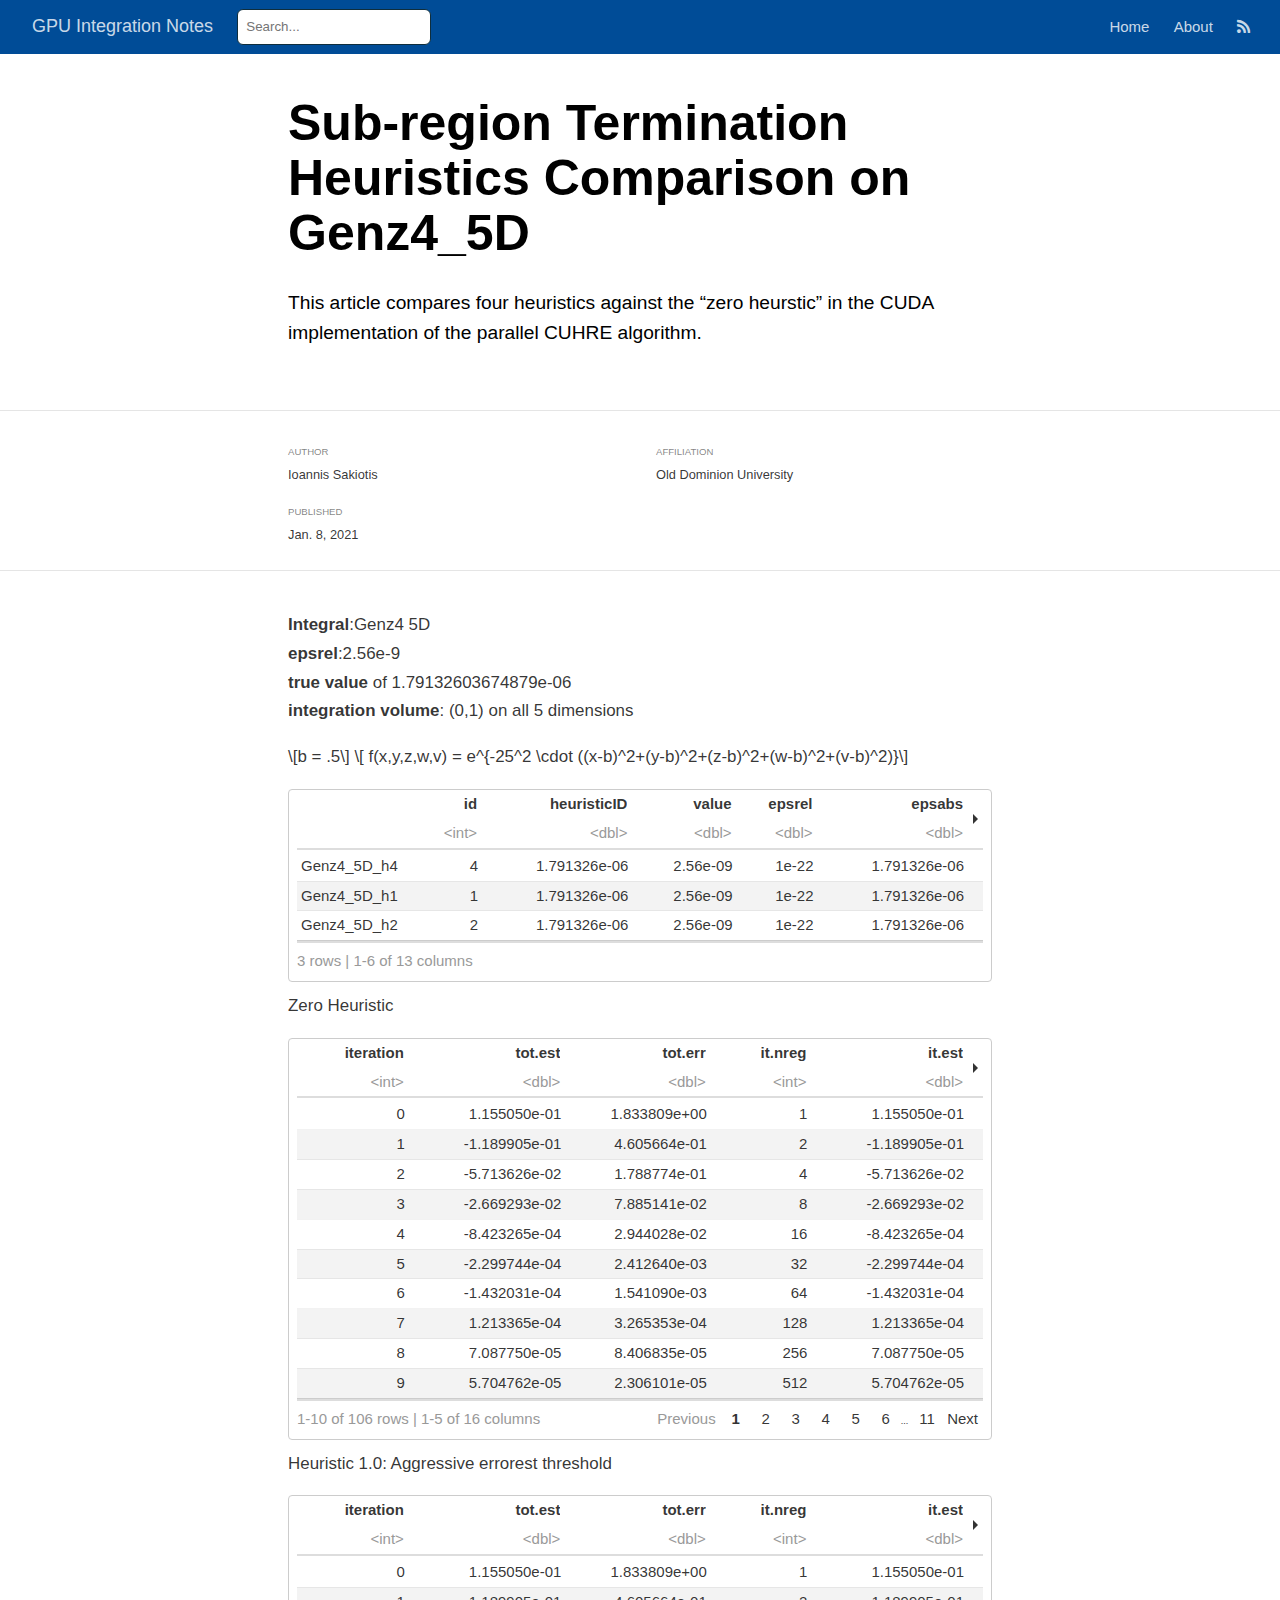
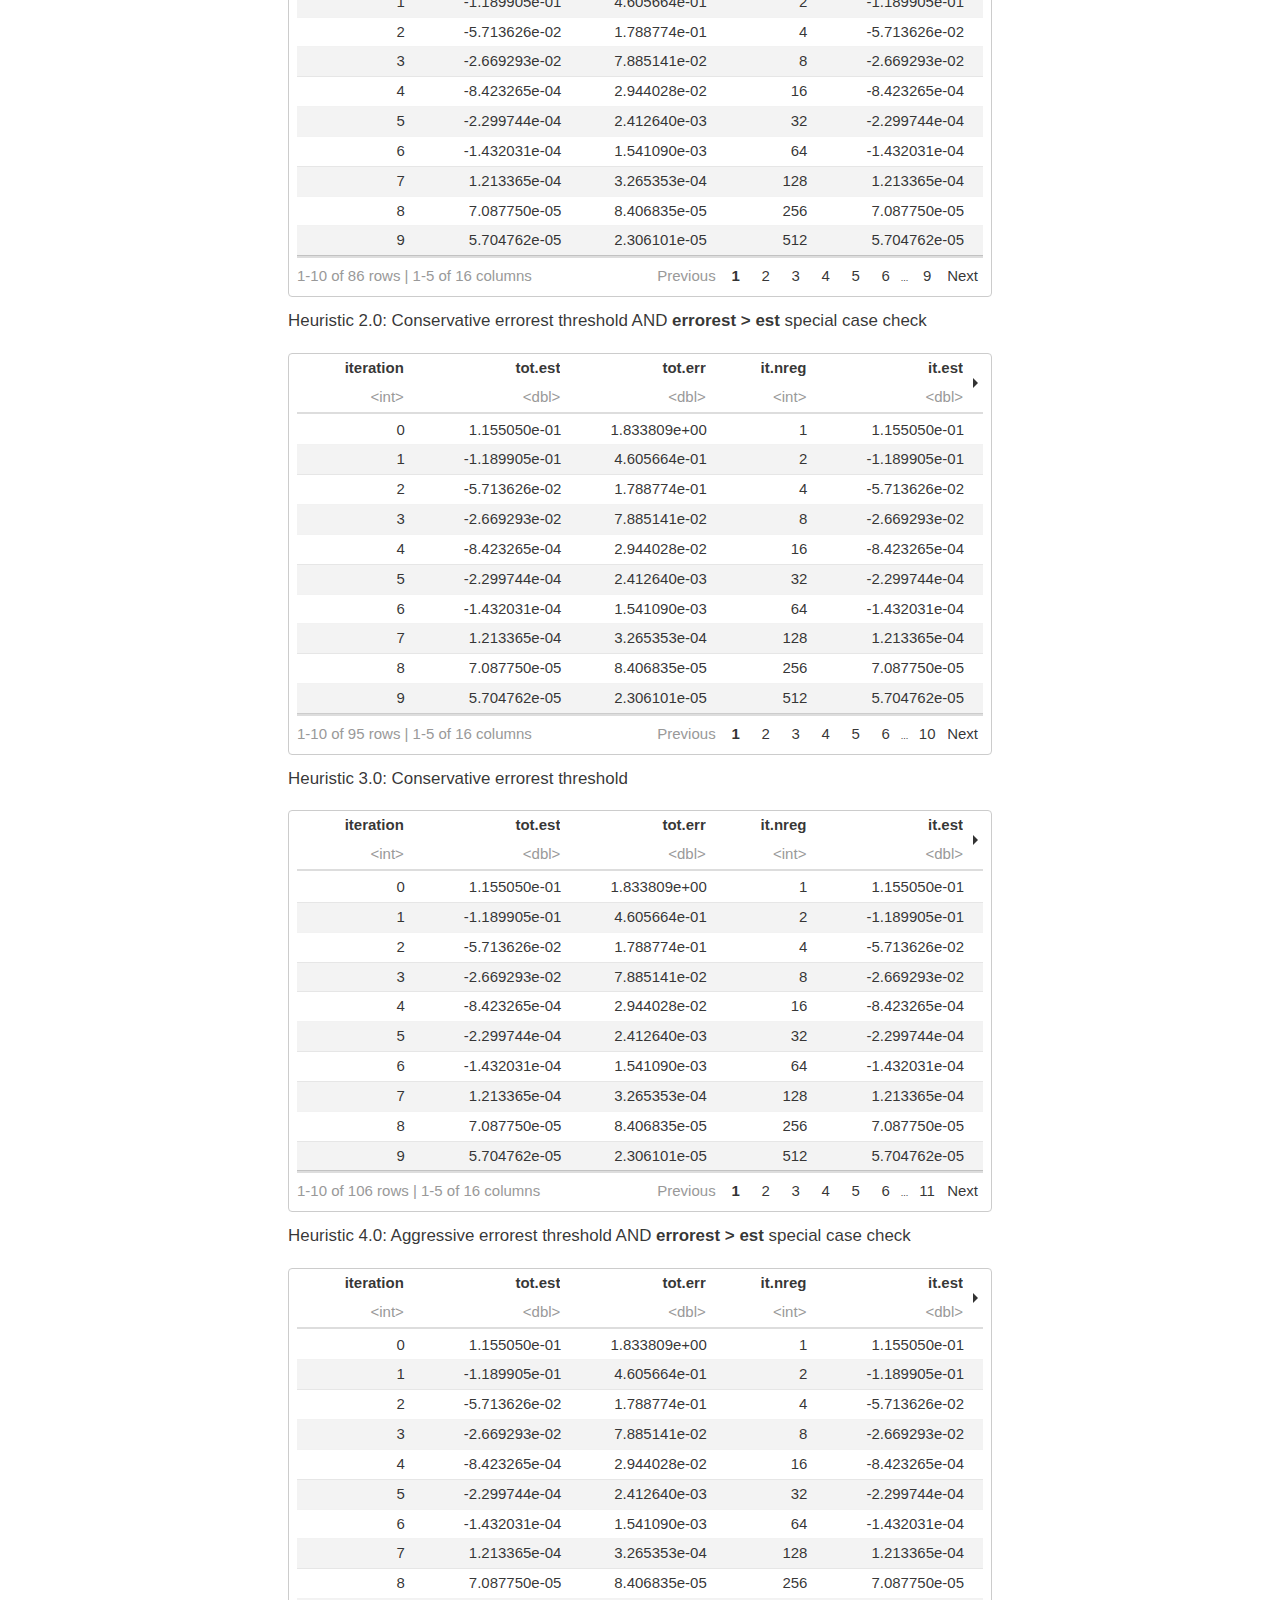
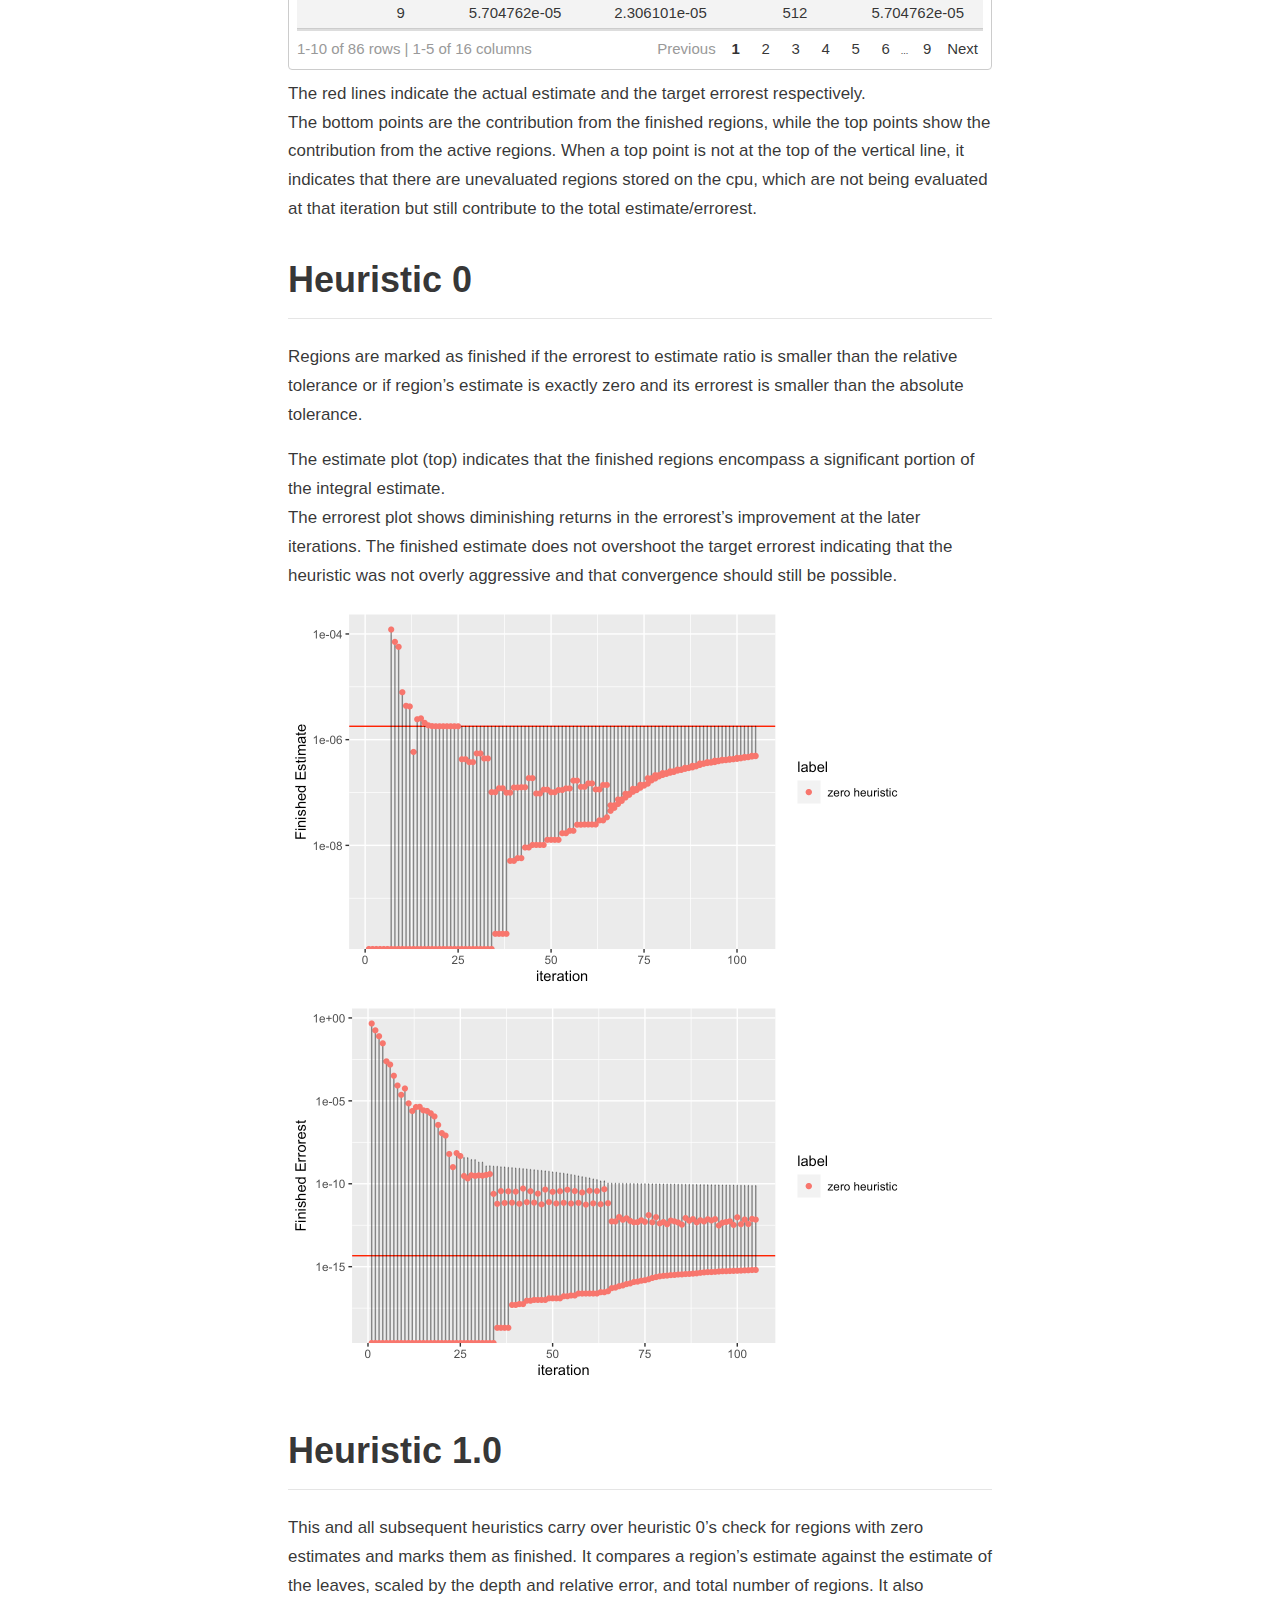
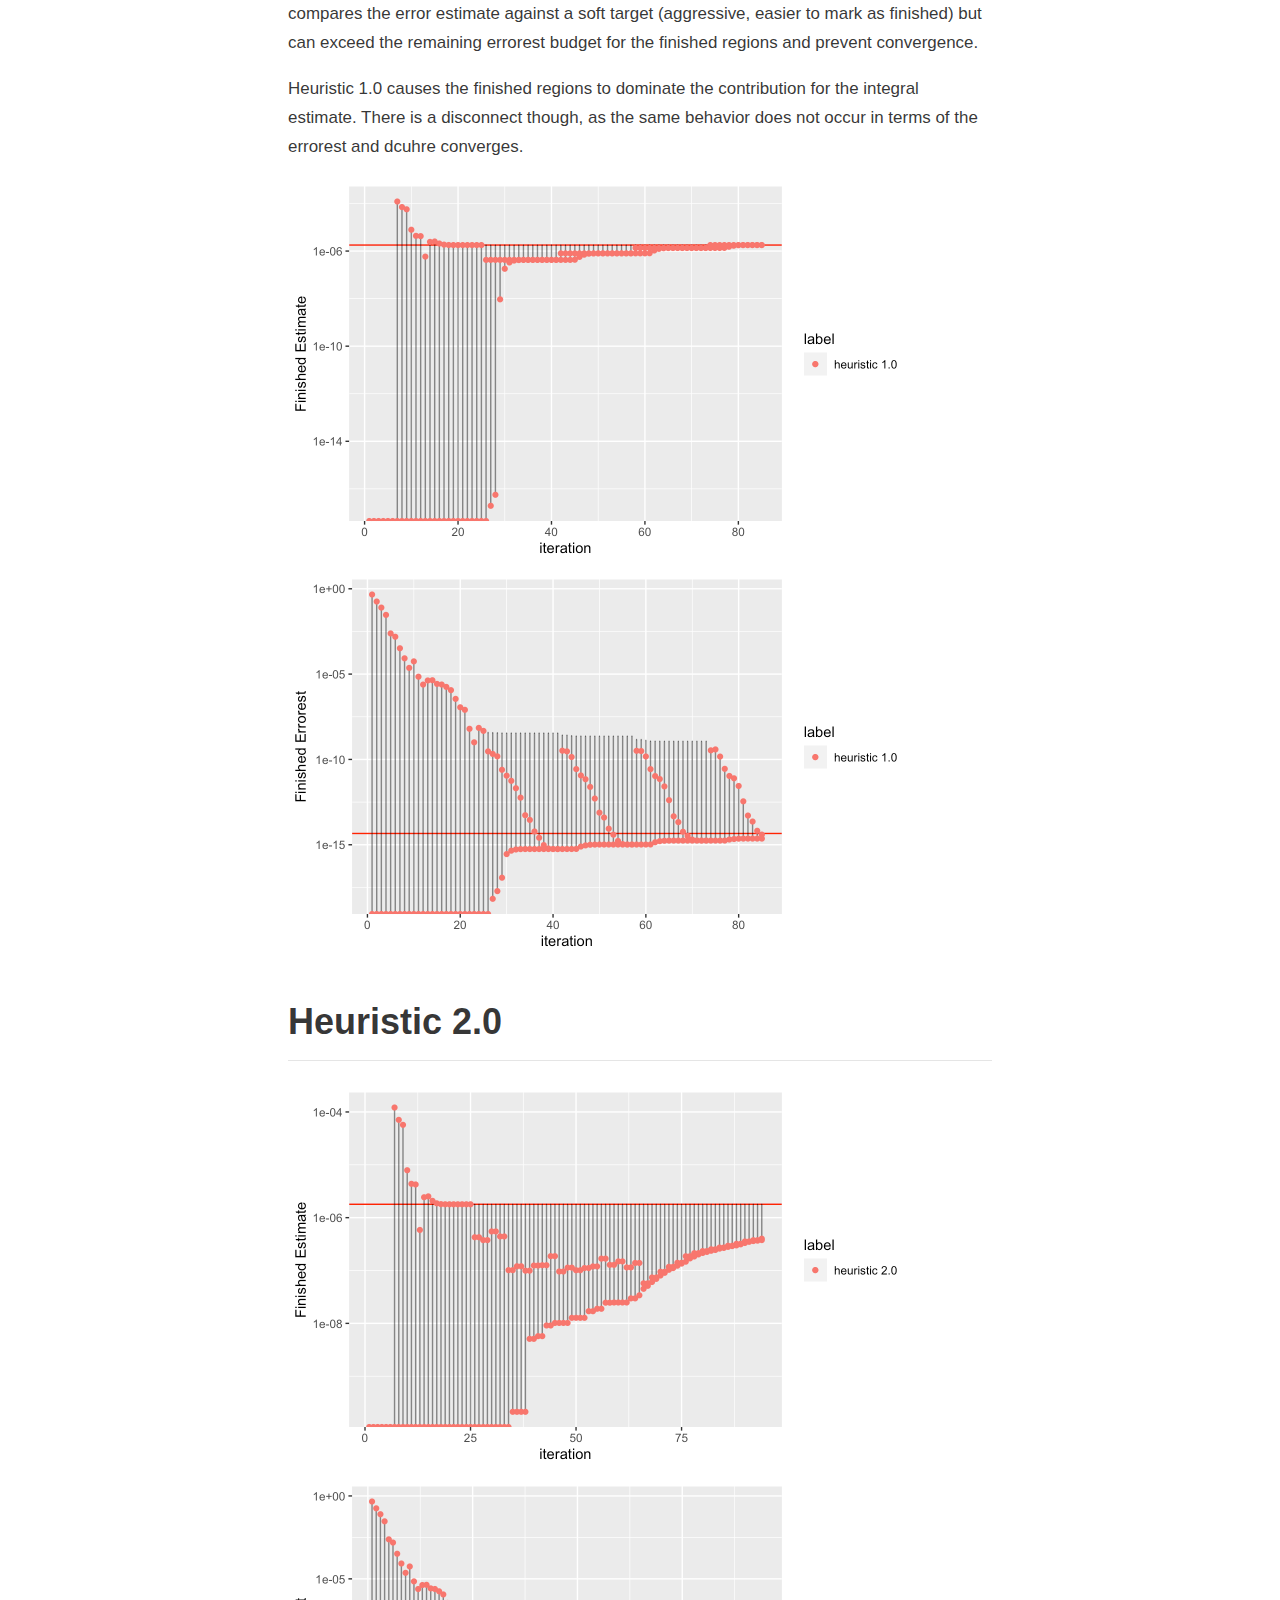
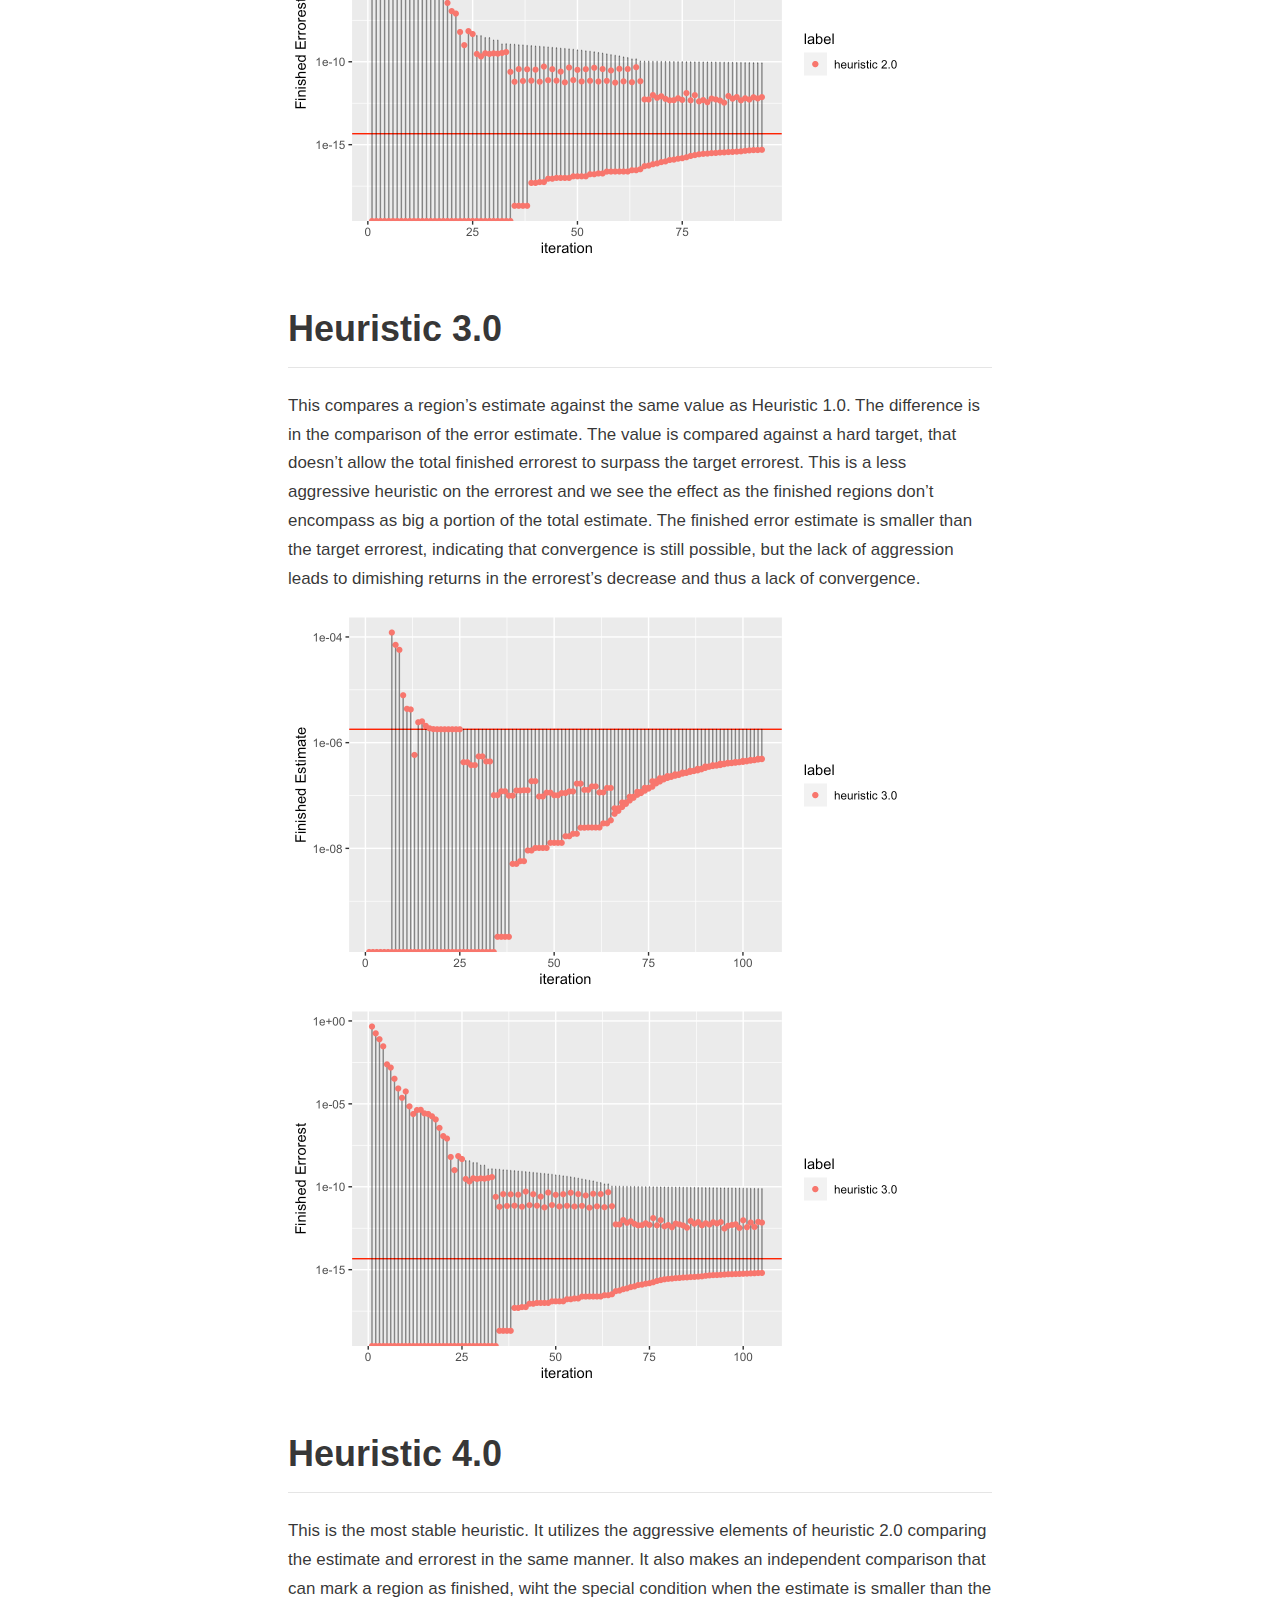
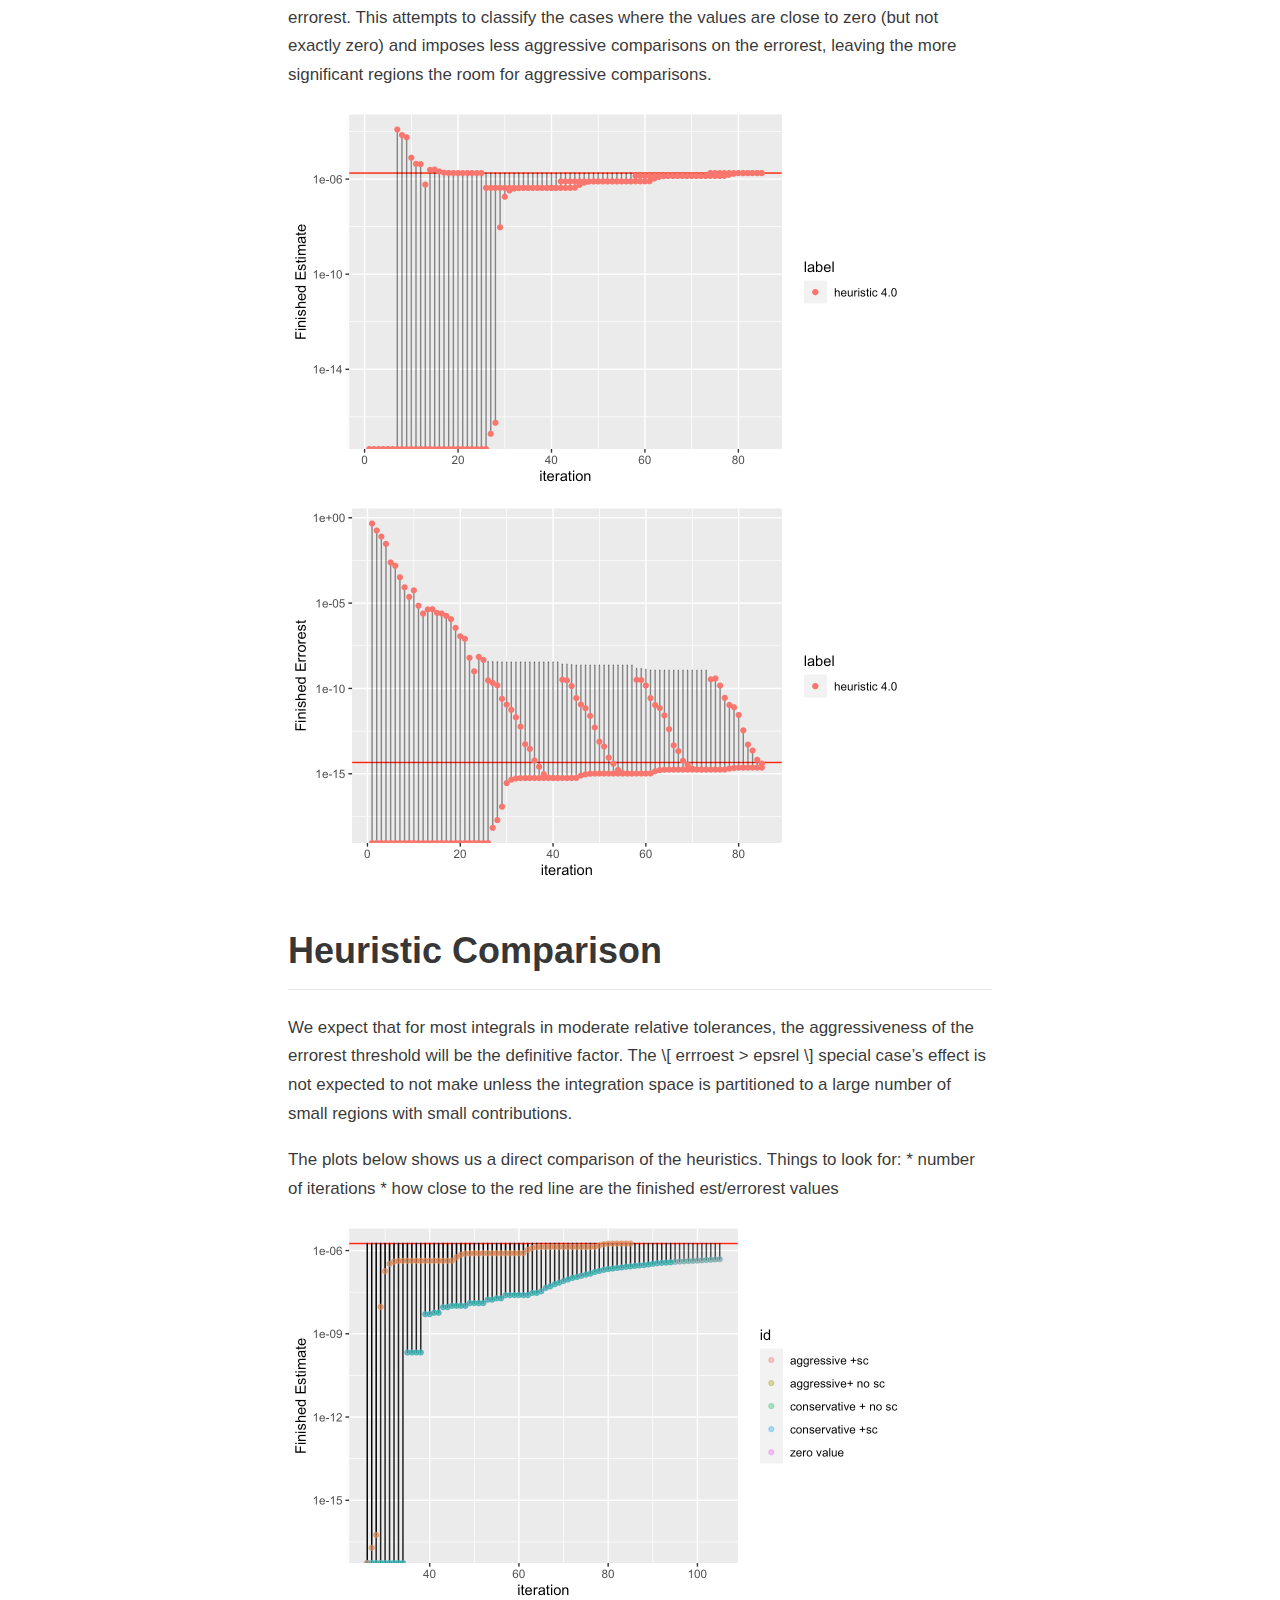
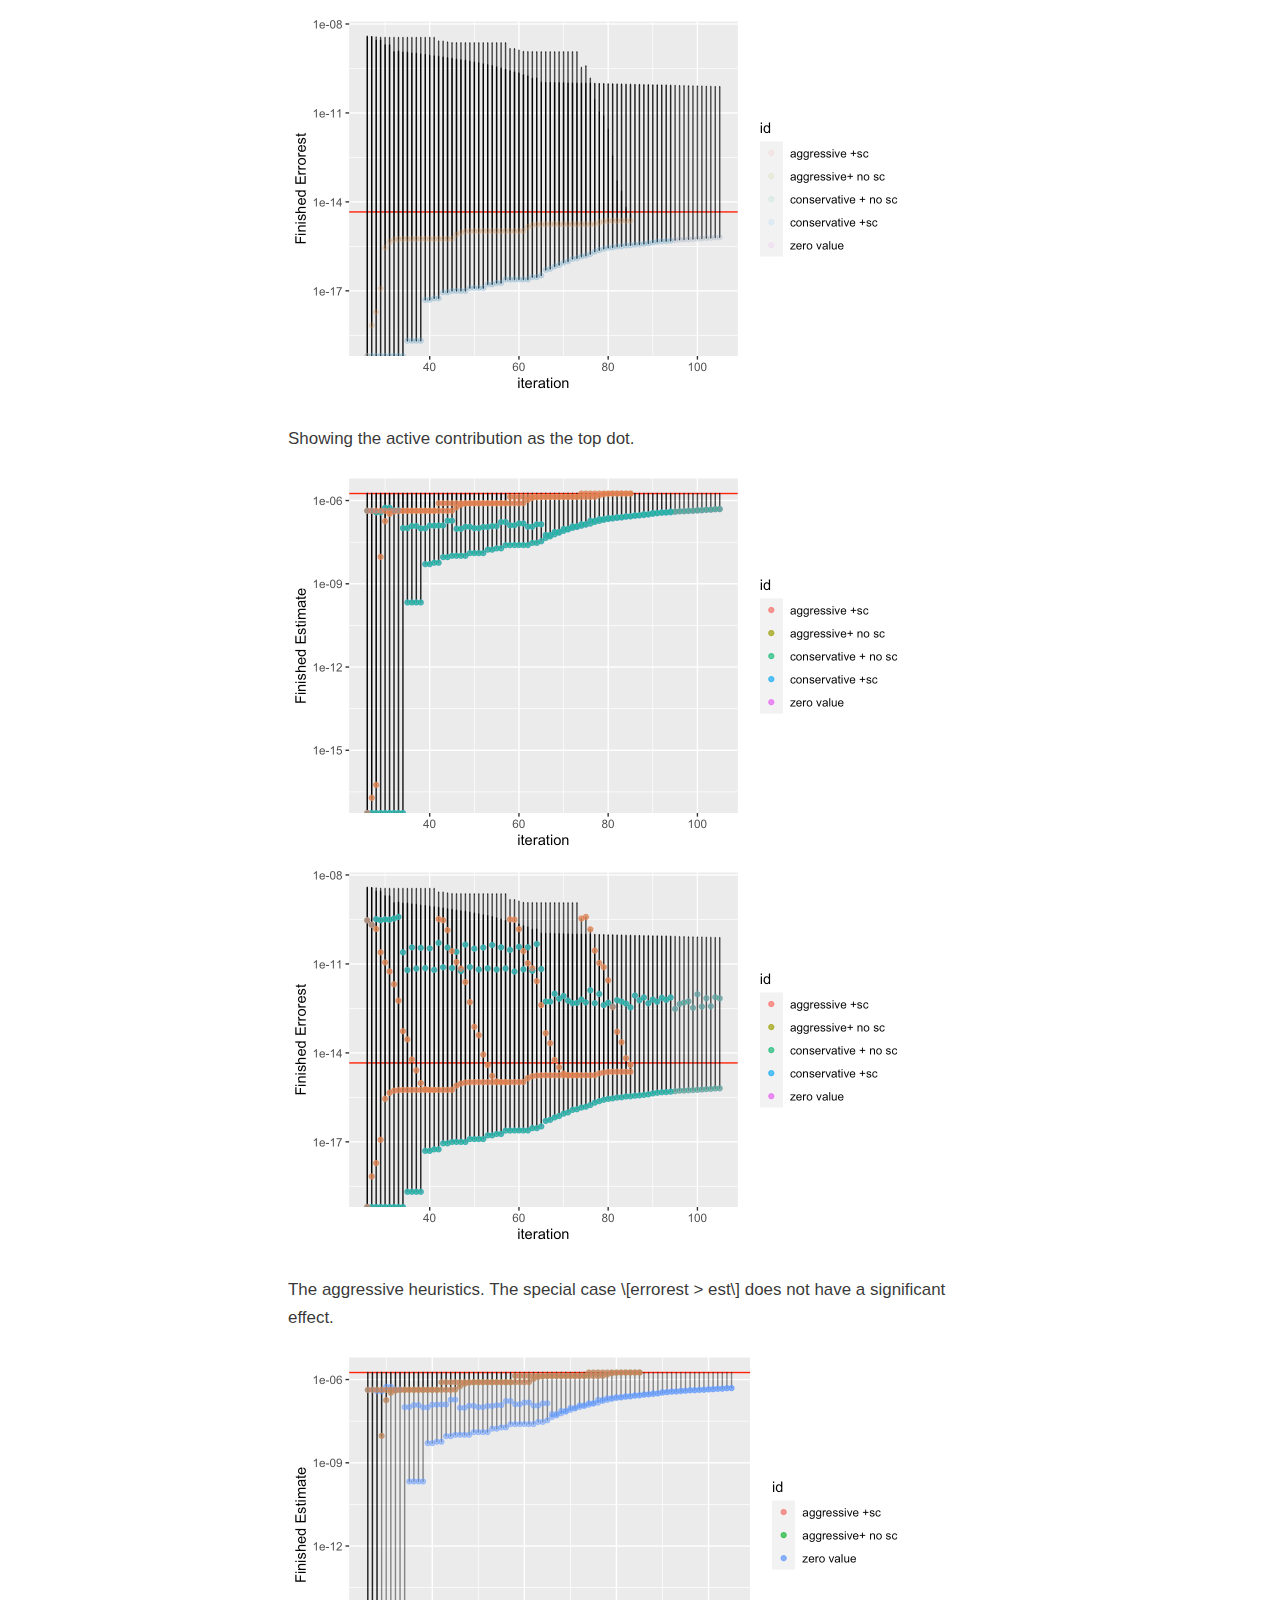
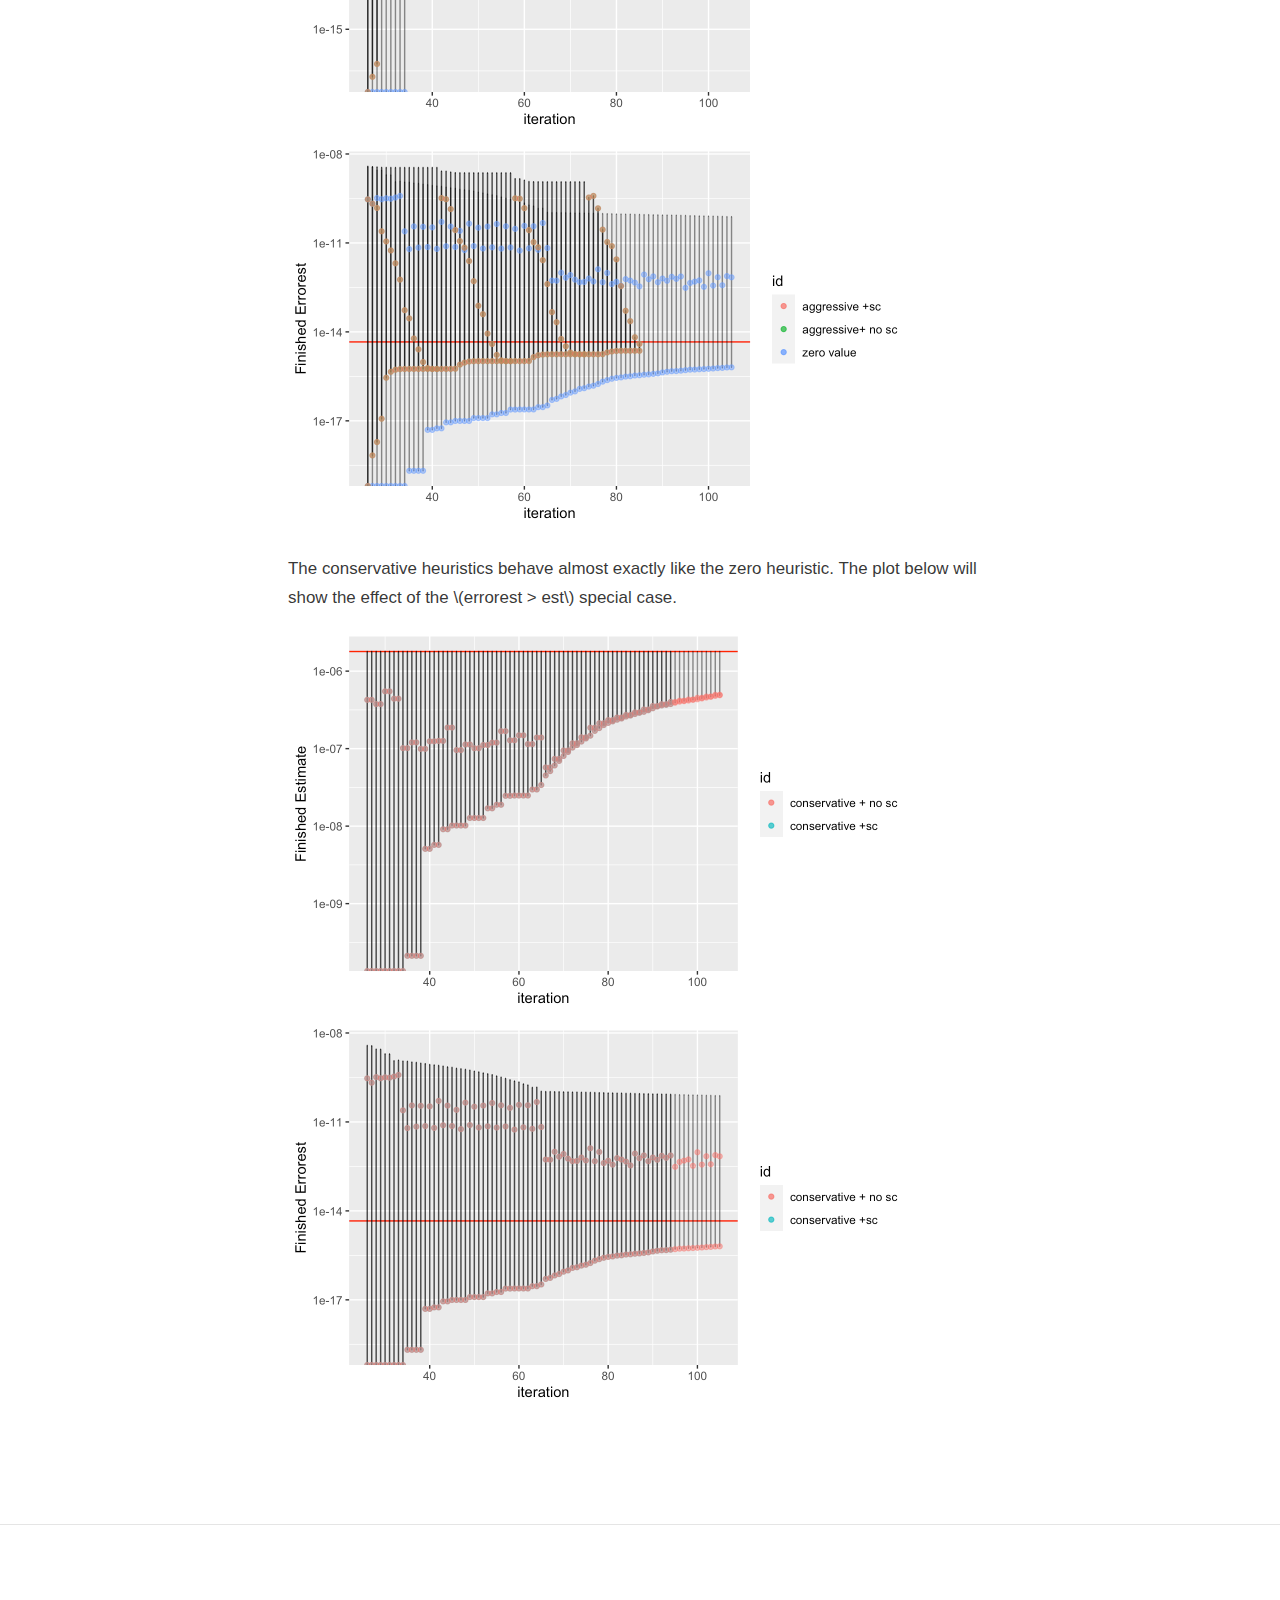
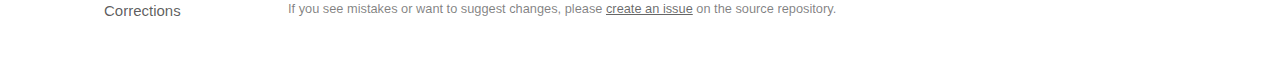
<file: docs/posts/2021-01-05-heuristic-comp-genz4-5d/index.html>
<!DOCTYPE html>

<html xmlns="http://www.w3.org/1999/xhtml" lang="" xml:lang="">

<head>
  <meta charset="utf-8"/>
  <meta name="viewport" content="width=device-width, initial-scale=1"/>
  <meta http-equiv="X-UA-Compatible" content="IE=Edge,chrome=1"/>
  <meta name="generator" content="distill" />

  <style type="text/css">
  /* Hide doc at startup (prevent jankiness while JS renders/transforms) */
  body {
    visibility: hidden;
  }
  </style>

 <!--radix_placeholder_import_source-->
 <!--/radix_placeholder_import_source-->

<style type="text/css">code{white-space: pre;}</style>
<style type="text/css" data-origin="pandoc">
pre > code.sourceCode { white-space: pre; position: relative; }
pre > code.sourceCode > span { display: inline-block; line-height: 1.25; }
pre > code.sourceCode > span:empty { height: 1.2em; }
.sourceCode { overflow: visible; }
code.sourceCode > span { color: inherit; text-decoration: inherit; }
div.sourceCode { margin: 1em 0; }
pre.sourceCode { margin: 0; }
@media screen {
div.sourceCode { overflow: auto; }
}
@media print {
pre > code.sourceCode { white-space: pre-wrap; }
pre > code.sourceCode > span { text-indent: -5em; padding-left: 5em; }
}
pre.numberSource code
  { counter-reset: source-line 0; }
pre.numberSource code > span
  { position: relative; left: -4em; counter-increment: source-line; }
pre.numberSource code > span > a:first-child::before
  { content: counter(source-line);
    position: relative; left: -1em; text-align: right; vertical-align: baseline;
    border: none; display: inline-block;
    -webkit-touch-callout: none; -webkit-user-select: none;
    -khtml-user-select: none; -moz-user-select: none;
    -ms-user-select: none; user-select: none;
    padding: 0 4px; width: 4em;
    color: #aaaaaa;
  }
pre.numberSource { margin-left: 3em; border-left: 1px solid #aaaaaa;  padding-left: 4px; }
div.sourceCode
  {   }
@media screen {
pre > code.sourceCode > span > a:first-child::before { text-decoration: underline; }
}
code span.al { color: #ad0000; } /* Alert */
code span.an { color: #5e5e5e; } /* Annotation */
code span.at { color: #20794d; } /* Attribute */
code span.bn { color: #ad0000; } /* BaseN */
code span.bu { } /* BuiltIn */
code span.cf { color: #007ba5; } /* ControlFlow */
code span.ch { color: #20794d; } /* Char */
code span.cn { color: #8f5902; } /* Constant */
code span.co { color: #5e5e5e; } /* Comment */
code span.cv { color: #5e5e5e; font-style: italic; } /* CommentVar */
code span.do { color: #5e5e5e; font-style: italic; } /* Documentation */
code span.dt { color: #ad0000; } /* DataType */
code span.dv { color: #ad0000; } /* DecVal */
code span.er { color: #ad0000; } /* Error */
code span.ex { } /* Extension */
code span.fl { color: #ad0000; } /* Float */
code span.fu { color: #4758ab; } /* Function */
code span.im { } /* Import */
code span.in { color: #5e5e5e; } /* Information */
code span.kw { color: #007ba5; } /* Keyword */
code span.op { color: #5e5e5e; } /* Operator */
code span.ot { color: #007ba5; } /* Other */
code span.pp { color: #ad0000; } /* Preprocessor */
code span.sc { color: #20794d; } /* SpecialChar */
code span.ss { color: #20794d; } /* SpecialString */
code span.st { color: #20794d; } /* String */
code span.va { color: #111111; } /* Variable */
code span.vs { color: #20794d; } /* VerbatimString */
code span.wa { color: #5e5e5e; font-style: italic; } /* Warning */
</style>

  <!--radix_placeholder_meta_tags-->
<title>GPU Integration Notes: Sub-region Termination Heuristics Comparison on Genz4_5D</title>

<meta property="description" itemprop="description" content="This article compares four heuristics against the &quot;zero heurstic&quot; in the CUDA&#10;implementation of the parallel CUHRE algorithm."/>


<!--  https://schema.org/Article -->
<meta property="article:published" itemprop="datePublished" content="2021-01-08"/>
<meta property="article:created" itemprop="dateCreated" content="2021-01-08"/>
<meta name="article:author" content="Ioannis Sakiotis"/>

<!--  https://developers.facebook.com/docs/sharing/webmasters#markup -->
<meta property="og:title" content="GPU Integration Notes: Sub-region Termination Heuristics Comparison on Genz4_5D"/>
<meta property="og:type" content="article"/>
<meta property="og:description" content="This article compares four heuristics against the &quot;zero heurstic&quot; in the CUDA&#10;implementation of the parallel CUHRE algorithm."/>
<meta property="og:locale" content="en_US"/>
<meta property="og:site_name" content="GPU Integration Notes"/>

<!--  https://dev.twitter.com/cards/types/summary -->
<meta property="twitter:card" content="summary"/>
<meta property="twitter:title" content="GPU Integration Notes: Sub-region Termination Heuristics Comparison on Genz4_5D"/>
<meta property="twitter:description" content="This article compares four heuristics against the &quot;zero heurstic&quot; in the CUDA&#10;implementation of the parallel CUHRE algorithm."/>

<!--/radix_placeholder_meta_tags-->
  <!--radix_placeholder_rmarkdown_metadata-->

<script type="text/json" id="radix-rmarkdown-metadata">
{"type":"list","attributes":{"names":{"type":"character","attributes":{},"value":["title","description","author","date","repository_url","output"]}},"value":[{"type":"character","attributes":{},"value":["Sub-region Termination Heuristics Comparison on Genz4_5D"]},{"type":"character","attributes":{},"value":["This article compares four heuristics against the \"zero heurstic\" in the CUDA\nimplementation of the parallel CUHRE algorithm."]},{"type":"list","attributes":{},"value":[{"type":"list","attributes":{"names":{"type":"character","attributes":{},"value":["name","url","affiliation","affiliation_url"]}},"value":[{"type":"character","attributes":{},"value":["Ioannis Sakiotis"]},{"type":"character","attributes":{},"value":["https://github.com/isaki001"]},{"type":"character","attributes":{},"value":["Old Dominion University"]},{"type":"character","attributes":{},"value":["https://www.odu.edu/"]}]}]},{"type":"character","attributes":{},"value":["01-08-2021"]},{"type":"character","attributes":{},"value":["https://github.com/marcpaterno/gpuintegrationnotes"]},{"type":"list","attributes":{"names":{"type":"character","attributes":{},"value":["distill::distill_article"]}},"value":[{"type":"list","attributes":{"names":{"type":"character","attributes":{},"value":["self_contained"]}},"value":[{"type":"logical","attributes":{},"value":[false]}]}]}]}
</script>
<!--/radix_placeholder_rmarkdown_metadata-->
  
  <script type="text/json" id="radix-resource-manifest">
  {"type":"character","attributes":{},"value":["final_results.csv","h0_Per_iteration.csv","h1_Per_iteration.csv","h2_Per_iteration.csv","h3_Per_iteration.csv","h4_Per_iteration.csv","heuristiccomp-genz4_5D_files/figure-html5/unnamed-chunk-10-1.png","heuristiccomp-genz4_5D_files/figure-html5/unnamed-chunk-10-2.png","heuristiccomp-genz4_5D_files/figure-html5/unnamed-chunk-11-1.png","heuristiccomp-genz4_5D_files/figure-html5/unnamed-chunk-11-2.png","heuristiccomp-genz4_5D_files/figure-html5/unnamed-chunk-12-1.png","heuristiccomp-genz4_5D_files/figure-html5/unnamed-chunk-12-2.png","heuristiccomp-genz4_5D_files/figure-html5/unnamed-chunk-13-1.png","heuristiccomp-genz4_5D_files/figure-html5/unnamed-chunk-13-2.png","heuristiccomp-genz4_5D_files/figure-html5/unnamed-chunk-14-1.png","heuristiccomp-genz4_5D_files/figure-html5/unnamed-chunk-14-2.png","heuristiccomp-genz4_5D_files/figure-html5/unnamed-chunk-16-1.png","heuristiccomp-genz4_5D_files/figure-html5/unnamed-chunk-16-2.png","heuristiccomp-genz4_5D_files/figure-html5/unnamed-chunk-17-1.png","heuristiccomp-genz4_5D_files/figure-html5/unnamed-chunk-17-2.png","heuristiccomp-genz4_5D_files/figure-html5/unnamed-chunk-18-1.png","heuristiccomp-genz4_5D_files/figure-html5/unnamed-chunk-18-2.png","heuristiccomp-genz4_5D_files/figure-html5/unnamed-chunk-19-1.png","heuristiccomp-genz4_5D_files/figure-html5/unnamed-chunk-19-2.png"]}
  </script>
  <!--radix_placeholder_navigation_in_header-->
<meta name="distill:offset" content="../.."/>

<script type="application/javascript">

  window.headroom_prevent_pin = false;

  window.document.addEventListener("DOMContentLoaded", function (event) {

    // initialize headroom for banner
    var header = $('header').get(0);
    var headerHeight = header.offsetHeight;
    var headroom = new Headroom(header, {
      tolerance: 5,
      onPin : function() {
        if (window.headroom_prevent_pin) {
          window.headroom_prevent_pin = false;
          headroom.unpin();
        }
      }
    });
    headroom.init();
    if(window.location.hash)
      headroom.unpin();
    $(header).addClass('headroom--transition');

    // offset scroll location for banner on hash change
    // (see: https://github.com/WickyNilliams/headroom.js/issues/38)
    window.addEventListener("hashchange", function(event) {
      window.scrollTo(0, window.pageYOffset - (headerHeight + 25));
    });

    // responsive menu
    $('.distill-site-header').each(function(i, val) {
      var topnav = $(this);
      var toggle = topnav.find('.nav-toggle');
      toggle.on('click', function() {
        topnav.toggleClass('responsive');
      });
    });

    // nav dropdowns
    $('.nav-dropbtn').click(function(e) {
      $(this).next('.nav-dropdown-content').toggleClass('nav-dropdown-active');
      $(this).parent().siblings('.nav-dropdown')
         .children('.nav-dropdown-content').removeClass('nav-dropdown-active');
    });
    $("body").click(function(e){
      $('.nav-dropdown-content').removeClass('nav-dropdown-active');
    });
    $(".nav-dropdown").click(function(e){
      e.stopPropagation();
    });
  });
</script>

<style type="text/css">

/* Theme (user-documented overrideables for nav appearance) */

.distill-site-nav {
  color: rgba(255, 255, 255, 0.8);
  background-color: #0F2E3D;
  font-size: 15px;
  font-weight: 300;
}

.distill-site-nav a {
  color: inherit;
  text-decoration: none;
}

.distill-site-nav a:hover {
  color: white;
}

@media print {
  .distill-site-nav {
    display: none;
  }
}

.distill-site-header {

}

.distill-site-footer {

}


/* Site Header */

.distill-site-header {
  width: 100%;
  box-sizing: border-box;
  z-index: 3;
}

.distill-site-header .nav-left {
  display: inline-block;
  margin-left: 8px;
}

@media screen and (max-width: 768px) {
  .distill-site-header .nav-left {
    margin-left: 0;
  }
}


.distill-site-header .nav-right {
  float: right;
  margin-right: 8px;
}

.distill-site-header a,
.distill-site-header .title {
  display: inline-block;
  text-align: center;
  padding: 14px 10px 14px 10px;
}

.distill-site-header .title {
  font-size: 18px;
  min-width: 150px;
}

.distill-site-header .logo {
  padding: 0;
}

.distill-site-header .logo img {
  display: none;
  max-height: 20px;
  width: auto;
  margin-bottom: -4px;
}

.distill-site-header .nav-image img {
  max-height: 18px;
  width: auto;
  display: inline-block;
  margin-bottom: -3px;
}



@media screen and (min-width: 1000px) {
  .distill-site-header .logo img {
    display: inline-block;
  }
  .distill-site-header .nav-left {
    margin-left: 20px;
  }
  .distill-site-header .nav-right {
    margin-right: 20px;
  }
  .distill-site-header .title {
    padding-left: 12px;
  }
}


.distill-site-header .nav-toggle {
  display: none;
}

.nav-dropdown {
  display: inline-block;
  position: relative;
}

.nav-dropdown .nav-dropbtn {
  border: none;
  outline: none;
  color: rgba(255, 255, 255, 0.8);
  padding: 16px 10px;
  background-color: transparent;
  font-family: inherit;
  font-size: inherit;
  font-weight: inherit;
  margin: 0;
  margin-top: 1px;
  z-index: 2;
}

.nav-dropdown-content {
  display: none;
  position: absolute;
  background-color: white;
  min-width: 200px;
  border: 1px solid rgba(0,0,0,0.15);
  border-radius: 4px;
  box-shadow: 0px 8px 16px 0px rgba(0,0,0,0.1);
  z-index: 1;
  margin-top: 2px;
  white-space: nowrap;
  padding-top: 4px;
  padding-bottom: 4px;
}

.nav-dropdown-content hr {
  margin-top: 4px;
  margin-bottom: 4px;
  border: none;
  border-bottom: 1px solid rgba(0, 0, 0, 0.1);
}

.nav-dropdown-active {
  display: block;
}

.nav-dropdown-content a, .nav-dropdown-content .nav-dropdown-header {
  color: black;
  padding: 6px 24px;
  text-decoration: none;
  display: block;
  text-align: left;
}

.nav-dropdown-content .nav-dropdown-header {
  display: block;
  padding: 5px 24px;
  padding-bottom: 0;
  text-transform: uppercase;
  font-size: 14px;
  color: #999999;
  white-space: nowrap;
}

.nav-dropdown:hover .nav-dropbtn {
  color: white;
}

.nav-dropdown-content a:hover {
  background-color: #ddd;
  color: black;
}

.nav-right .nav-dropdown-content {
  margin-left: -45%;
  right: 0;
}

@media screen and (max-width: 768px) {
  .distill-site-header a, .distill-site-header .nav-dropdown  {display: none;}
  .distill-site-header a.nav-toggle {
    float: right;
    display: block;
  }
  .distill-site-header .title {
    margin-left: 0;
  }
  .distill-site-header .nav-right {
    margin-right: 0;
  }
  .distill-site-header {
    overflow: hidden;
  }
  .nav-right .nav-dropdown-content {
    margin-left: 0;
  }
}


@media screen and (max-width: 768px) {
  .distill-site-header.responsive {position: relative; min-height: 500px; }
  .distill-site-header.responsive a.nav-toggle {
    position: absolute;
    right: 0;
    top: 0;
  }
  .distill-site-header.responsive a,
  .distill-site-header.responsive .nav-dropdown {
    display: block;
    text-align: left;
  }
  .distill-site-header.responsive .nav-left,
  .distill-site-header.responsive .nav-right {
    width: 100%;
  }
  .distill-site-header.responsive .nav-dropdown {float: none;}
  .distill-site-header.responsive .nav-dropdown-content {position: relative;}
  .distill-site-header.responsive .nav-dropdown .nav-dropbtn {
    display: block;
    width: 100%;
    text-align: left;
  }
}

/* Site Footer */

.distill-site-footer {
  width: 100%;
  overflow: hidden;
  box-sizing: border-box;
  z-index: 3;
  margin-top: 30px;
  padding-top: 30px;
  padding-bottom: 30px;
  text-align: center;
}

/* Headroom */

d-title {
  padding-top: 6rem;
}

@media print {
  d-title {
    padding-top: 4rem;
  }
}

.headroom {
  z-index: 1000;
  position: fixed;
  top: 0;
  left: 0;
  right: 0;
}

.headroom--transition {
  transition: all .4s ease-in-out;
}

.headroom--unpinned {
  top: -100px;
}

.headroom--pinned {
  top: 0;
}

</style>

<link href="../../site_libs/font-awesome-5.1.0/css/all.css" rel="stylesheet"/>
<link href="../../site_libs/font-awesome-5.1.0/css/v4-shims.css" rel="stylesheet"/>
<script src="../../site_libs/headroom-0.9.4/headroom.min.js"></script>
<script src="../../site_libs/autocomplete-0.37.1/autocomplete.min.js"></script>
<script src="../../site_libs/fuse-6.4.1/fuse.min.js"></script>

<script type="application/javascript">

function getMeta(metaName) {
  var metas = document.getElementsByTagName('meta');
  for (let i = 0; i < metas.length; i++) {
    if (metas[i].getAttribute('name') === metaName) {
      return metas[i].getAttribute('content');
    }
  }
  return '';
}

function offsetURL(url) {
  var offset = getMeta('distill:offset');
  return offset ? offset + '/' + url : url;
}

function createFuseIndex() {

  // create fuse index
  var options = {
    keys: [
      { name: 'title', weight: 20 },
      { name: 'categories', weight: 15 },
      { name: 'description', weight: 10 },
      { name: 'contents', weight: 5 },
    ],
    ignoreLocation: true,
    threshold: 0
  };
  var fuse = new window.Fuse([], options);

  // fetch the main search.json
  return fetch(offsetURL('search.json'))
    .then(function(response) {
      if (response.status == 200) {
        return response.json().then(function(json) {
          // index main articles
          json.articles.forEach(function(article) {
            fuse.add(article);
          });
          // download collections and index their articles
          return Promise.all(json.collections.map(function(collection) {
            return fetch(offsetURL(collection)).then(function(response) {
              if (response.status === 200) {
                return response.json().then(function(articles) {
                  articles.forEach(function(article) {
                    fuse.add(article);
                  });
                })
              } else {
                return Promise.reject(
                  new Error('Unexpected status from search index request: ' +
                            response.status)
                );
              }
            });
          })).then(function() {
            return fuse;
          });
        });

      } else {
        return Promise.reject(
          new Error('Unexpected status from search index request: ' +
                      response.status)
        );
      }
    });
}

window.document.addEventListener("DOMContentLoaded", function (event) {

  // get search element (bail if we don't have one)
  var searchEl = window.document.getElementById('distill-search');
  if (!searchEl)
    return;

  createFuseIndex()
    .then(function(fuse) {

      // make search box visible
      searchEl.classList.remove('hidden');

      // initialize autocomplete
      var options = {
        autoselect: true,
        hint: false,
        minLength: 2,
      };
      window.autocomplete(searchEl, options, [{
        source: function(query, callback) {
          const searchOptions = {
            isCaseSensitive: false,
            shouldSort: true,
            minMatchCharLength: 2,
            limit: 10,
          };
          var results = fuse.search(query, searchOptions);
          callback(results
            .map(function(result) { return result.item; })
            .filter(function(item) { return !!item.description; })
          );
        },
        templates: {
          suggestion: function(suggestion) {
            var html = `
              <div class="search-item">
                <h3>${suggestion.title}</h3>
                <div class="search-item-description">
                  ${suggestion.description}
                </div>
                <div class="search-item-preview">
                  <img src="${suggestion.preview ? offsetURL(suggestion.preview) : ''}"</img>
                </div>
              </div>
            `;
            return html;
          }
        }
      }]).on('autocomplete:selected', function(event, suggestion) {
        window.location.href = offsetURL(suggestion.path);
      });
      // remove inline display style on autocompleter (we want to
      // manage responsive display via css)
      $('.algolia-autocomplete').css("display", "");
    })
    .catch(function(error) {
      console.log(error);
    });

});

</script>

<style type="text/css">

/* Algolioa Autocomplete */

.algolia-autocomplete {
  display: inline-block;
  margin-left: 10px;
  vertical-align: sub;
  background-color: white;
  color: black;
  padding: 6px;
  padding-top: 8px;
  padding-bottom: 0;
  border-radius: 6px;
  border: 1px #0F2E3D solid;
  width: 180px;
}


@media screen and (max-width: 768px) {
  .distill-site-nav .algolia-autocomplete {
    display: none;
    visibility: hidden;
  }
  .distill-site-nav.responsive .algolia-autocomplete {
    display: inline-block;
    visibility: visible;
  }
  .distill-site-nav.responsive .algolia-autocomplete .aa-dropdown-menu {
    margin-left: 0;
    width: 400px;
    max-height: 400px;
  }
}

.algolia-autocomplete .aa-input, .algolia-autocomplete .aa-hint {
  width: 90%;
  outline: none;
  border: none;
}

.algolia-autocomplete .aa-hint {
  color: #999;
}
.algolia-autocomplete .aa-dropdown-menu {
  width: 550px;
  max-height: 70vh;
  overflow-x: visible;
  overflow-y: scroll;
  padding: 5px;
  margin-top: 3px;
  margin-left: -150px;
  background-color: #fff;
  border-radius: 5px;
  border: 1px solid #999;
  border-top: none;
}

.algolia-autocomplete .aa-dropdown-menu .aa-suggestion {
  cursor: pointer;
  padding: 5px 4px;
  border-bottom: 1px solid #eee;
}

.algolia-autocomplete .aa-dropdown-menu .aa-suggestion:last-of-type {
  border-bottom: none;
  margin-bottom: 2px;
}

.algolia-autocomplete .aa-dropdown-menu .aa-suggestion .search-item {
  overflow: hidden;
  font-size: 0.8em;
  line-height: 1.4em;
}

.algolia-autocomplete .aa-dropdown-menu .aa-suggestion .search-item h3 {
  margin-block-start: 0;
  margin-block-end: 5px;
}

.algolia-autocomplete .aa-dropdown-menu .aa-suggestion .search-item-description {
  display: inline-block;
  overflow: hidden;
  height: 2.8em;
  width: 80%;
  margin-right: 4%;
}

.algolia-autocomplete .aa-dropdown-menu .aa-suggestion .search-item-preview {
  display: inline-block;
  width: 15%;
}

.algolia-autocomplete .aa-dropdown-menu .aa-suggestion .search-item-preview img {
  height: 3em;
  width: auto;
  display: none;
}

.algolia-autocomplete .aa-dropdown-menu .aa-suggestion .search-item-preview img[src] {
  display: initial;
}

.algolia-autocomplete .aa-dropdown-menu .aa-suggestion.aa-cursor {
  background-color: #eee;
}
.algolia-autocomplete .aa-dropdown-menu .aa-suggestion em {
  font-weight: bold;
  font-style: normal;
}

</style>


<!--/radix_placeholder_navigation_in_header-->
  <!--radix_placeholder_distill-->

<style type="text/css">

body {
  background-color: white;
}

.pandoc-table {
  width: 100%;
}

.pandoc-table>caption {
  margin-bottom: 10px;
}

.pandoc-table th:not([align]) {
  text-align: left;
}

.pagedtable-footer {
  font-size: 15px;
}

d-byline .byline {
  grid-template-columns: 2fr 2fr;
}

d-byline .byline h3 {
  margin-block-start: 1.5em;
}

d-byline .byline .authors-affiliations h3 {
  margin-block-start: 0.5em;
}

.authors-affiliations .orcid-id {
  width: 16px;
  height:16px;
  margin-left: 4px;
  margin-right: 4px;
  vertical-align: middle;
  padding-bottom: 2px;
}

d-title .dt-tags {
  margin-top: 1em;
  grid-column: text;
}

.dt-tags .dt-tag {
  text-decoration: none;
  display: inline-block;
  color: rgba(0,0,0,0.6);
  padding: 0em 0.4em;
  margin-right: 0.5em;
  margin-bottom: 0.4em;
  font-size: 70%;
  border: 1px solid rgba(0,0,0,0.2);
  border-radius: 3px;
  text-transform: uppercase;
  font-weight: 500;
}

d-article table.gt_table td,
d-article table.gt_table th {
  border-bottom: none;
}

.html-widget {
  margin-bottom: 2.0em;
}

.l-screen-inset {
  padding-right: 16px;
}

.l-screen .caption {
  margin-left: 10px;
}

.shaded {
  background: rgb(247, 247, 247);
  padding-top: 20px;
  padding-bottom: 20px;
  border-top: 1px solid rgba(0, 0, 0, 0.1);
  border-bottom: 1px solid rgba(0, 0, 0, 0.1);
}

.shaded .html-widget {
  margin-bottom: 0;
  border: 1px solid rgba(0, 0, 0, 0.1);
}

.shaded .shaded-content {
  background: white;
}

.text-output {
  margin-top: 0;
  line-height: 1.5em;
}

.hidden {
  display: none !important;
}

d-article {
  padding-top: 2.5rem;
  padding-bottom: 30px;
}

d-appendix {
  padding-top: 30px;
}

d-article>p>img {
  width: 100%;
}

d-article h2 {
  margin: 1rem 0 1.5rem 0;
}

d-article h3 {
  margin-top: 1.5rem;
}

d-article iframe {
  border: 1px solid rgba(0, 0, 0, 0.1);
  margin-bottom: 2.0em;
  width: 100%;
}

/* Tweak code blocks */

d-article div.sourceCode code,
d-article pre code {
  font-family: Consolas, Monaco, 'Andale Mono', 'Ubuntu Mono', monospace;
}

d-article pre,
d-article div.sourceCode,
d-article div.sourceCode pre {
  overflow: auto;
}

d-article div.sourceCode {
  background-color: white;
}

d-article div.sourceCode pre {
  padding-left: 10px;
  font-size: 12px;
  border-left: 2px solid rgba(0,0,0,0.1);
}

d-article pre {
  font-size: 12px;
  color: black;
  background: none;
  margin-top: 0;
  text-align: left;
  white-space: pre;
  word-spacing: normal;
  word-break: normal;
  word-wrap: normal;
  line-height: 1.5;

  -moz-tab-size: 4;
  -o-tab-size: 4;
  tab-size: 4;

  -webkit-hyphens: none;
  -moz-hyphens: none;
  -ms-hyphens: none;
  hyphens: none;
}

d-article pre a {
  border-bottom: none;
}

d-article pre a:hover {
  border-bottom: none;
  text-decoration: underline;
}

@media(min-width: 768px) {

d-article pre,
d-article div.sourceCode,
d-article div.sourceCode pre {
  overflow: visible !important;
}

d-article div.sourceCode pre {
  padding-left: 18px;
  font-size: 14px;
}

d-article pre {
  font-size: 14px;
}

}

figure img.external {
  background: white;
  border: 1px solid rgba(0, 0, 0, 0.1);
  box-shadow: 0 1px 8px rgba(0, 0, 0, 0.1);
  padding: 18px;
  box-sizing: border-box;
}

/* CSS for d-contents */

.d-contents {
  grid-column: text;
  color: rgba(0,0,0,0.8);
  font-size: 0.9em;
  padding-bottom: 1em;
  margin-bottom: 1em;
  padding-bottom: 0.5em;
  margin-bottom: 1em;
  padding-left: 0.25em;
  justify-self: start;
}

@media(min-width: 1000px) {
  .d-contents.d-contents-float {
    height: 0;
    grid-column-start: 1;
    grid-column-end: 4;
    justify-self: center;
    padding-right: 3em;
    padding-left: 2em;
  }
}

.d-contents nav h3 {
  font-size: 18px;
  margin-top: 0;
  margin-bottom: 1em;
}

.d-contents li {
  list-style-type: none
}

.d-contents nav > ul {
  padding-left: 0;
}

.d-contents ul {
  padding-left: 1em
}

.d-contents nav ul li {
  margin-top: 0.6em;
  margin-bottom: 0.2em;
}

.d-contents nav a {
  font-size: 13px;
  border-bottom: none;
  text-decoration: none
  color: rgba(0, 0, 0, 0.8);
}

.d-contents nav a:hover {
  text-decoration: underline solid rgba(0, 0, 0, 0.6)
}

.d-contents nav > ul > li > a {
  font-weight: 600;
}

.d-contents nav > ul > li > ul {
  font-weight: inherit;
}

.d-contents nav > ul > li > ul > li {
  margin-top: 0.2em;
}


.d-contents nav ul {
  margin-top: 0;
  margin-bottom: 0.25em;
}

.d-article-with-toc h2:nth-child(2) {
  margin-top: 0;
}


/* Figure */

.figure {
  position: relative;
  margin-bottom: 2.5em;
  margin-top: 1.5em;
}

.figure img {
  width: 100%;
}

.figure .caption {
  color: rgba(0, 0, 0, 0.6);
  font-size: 12px;
  line-height: 1.5em;
}

.figure img.external {
  background: white;
  border: 1px solid rgba(0, 0, 0, 0.1);
  box-shadow: 0 1px 8px rgba(0, 0, 0, 0.1);
  padding: 18px;
  box-sizing: border-box;
}

.figure .caption a {
  color: rgba(0, 0, 0, 0.6);
}

.figure .caption b,
.figure .caption strong, {
  font-weight: 600;
  color: rgba(0, 0, 0, 1.0);
}

/* Citations */

d-article .citation {
  color: inherit;
  cursor: inherit;
}

div.hanging-indent{
  margin-left: 1em; text-indent: -1em;
}


/* Tweak 1000px media break to show more text */

@media(min-width: 1000px) {
  .base-grid,
  distill-header,
  d-title,
  d-abstract,
  d-article,
  d-appendix,
  distill-appendix,
  d-byline,
  d-footnote-list,
  d-citation-list,
  distill-footer {
    grid-template-columns: [screen-start] 1fr [page-start kicker-start] 80px [middle-start] 50px [text-start kicker-end] 65px 65px 65px 65px 65px 65px 65px 65px [text-end gutter-start] 65px [middle-end] 65px [page-end gutter-end] 1fr [screen-end];
    grid-column-gap: 16px;
  }

  .grid {
    grid-column-gap: 16px;
  }

  d-article {
    font-size: 1.06rem;
    line-height: 1.7em;
  }
  figure .caption, .figure .caption, figure figcaption {
    font-size: 13px;
  }
}

@media(min-width: 1180px) {
  .base-grid,
  distill-header,
  d-title,
  d-abstract,
  d-article,
  d-appendix,
  distill-appendix,
  d-byline,
  d-footnote-list,
  d-citation-list,
  distill-footer {
    grid-template-columns: [screen-start] 1fr [page-start kicker-start] 60px [middle-start] 60px [text-start kicker-end] 60px 60px 60px 60px 60px 60px 60px 60px [text-end gutter-start] 60px [middle-end] 60px [page-end gutter-end] 1fr [screen-end];
    grid-column-gap: 32px;
  }

  .grid {
    grid-column-gap: 32px;
  }
}


/* Get the citation styles for the appendix (not auto-injected on render since
   we do our own rendering of the citation appendix) */

d-appendix .citation-appendix,
.d-appendix .citation-appendix {
  font-size: 11px;
  line-height: 15px;
  border-left: 1px solid rgba(0, 0, 0, 0.1);
  padding-left: 18px;
  border: 1px solid rgba(0,0,0,0.1);
  background: rgba(0, 0, 0, 0.02);
  padding: 10px 18px;
  border-radius: 3px;
  color: rgba(150, 150, 150, 1);
  overflow: hidden;
  margin-top: -12px;
  white-space: pre-wrap;
  word-wrap: break-word;
}

/* Include appendix styles here so they can be overridden */

d-appendix {
  contain: layout style;
  font-size: 0.8em;
  line-height: 1.7em;
  margin-top: 60px;
  margin-bottom: 0;
  border-top: 1px solid rgba(0, 0, 0, 0.1);
  color: rgba(0,0,0,0.5);
  padding-top: 60px;
  padding-bottom: 48px;
}

d-appendix h3 {
  grid-column: page-start / text-start;
  font-size: 15px;
  font-weight: 500;
  margin-top: 1em;
  margin-bottom: 0;
  color: rgba(0,0,0,0.65);
}

d-appendix h3 + * {
  margin-top: 1em;
}

d-appendix ol {
  padding: 0 0 0 15px;
}

@media (min-width: 768px) {
  d-appendix ol {
    padding: 0 0 0 30px;
    margin-left: -30px;
  }
}

d-appendix li {
  margin-bottom: 1em;
}

d-appendix a {
  color: rgba(0, 0, 0, 0.6);
}

d-appendix > * {
  grid-column: text;
}

d-appendix > d-footnote-list,
d-appendix > d-citation-list,
d-appendix > distill-appendix {
  grid-column: screen;
}

/* Include footnote styles here so they can be overridden */

d-footnote-list {
  contain: layout style;
}

d-footnote-list > * {
  grid-column: text;
}

d-footnote-list a.footnote-backlink {
  color: rgba(0,0,0,0.3);
  padding-left: 0.5em;
}



/* Anchor.js */

.anchorjs-link {
  /*transition: all .25s linear; */
  text-decoration: none;
  border-bottom: none;
}
*:hover > .anchorjs-link {
  margin-left: -1.125em !important;
  text-decoration: none;
  border-bottom: none;
}

/* Social footer */

.social_footer {
  margin-top: 30px;
  margin-bottom: 0;
  color: rgba(0,0,0,0.67);
}

.disqus-comments {
  margin-right: 30px;
}

.disqus-comment-count {
  border-bottom: 1px solid rgba(0, 0, 0, 0.4);
  cursor: pointer;
}

#disqus_thread {
  margin-top: 30px;
}

.article-sharing a {
  border-bottom: none;
  margin-right: 8px;
}

.article-sharing a:hover {
  border-bottom: none;
}

.sidebar-section.subscribe {
  font-size: 12px;
  line-height: 1.6em;
}

.subscribe p {
  margin-bottom: 0.5em;
}


.article-footer .subscribe {
  font-size: 15px;
  margin-top: 45px;
}


.sidebar-section.custom {
  font-size: 12px;
  line-height: 1.6em;
}

.custom p {
  margin-bottom: 0.5em;
}

/* Styles for listing layout (hide title) */
.layout-listing d-title, .layout-listing .d-title {
  display: none;
}

/* Styles for posts lists (not auto-injected) */


.posts-with-sidebar {
  padding-left: 45px;
  padding-right: 45px;
}

.posts-list .description h2,
.posts-list .description p {
  font-family: -apple-system, BlinkMacSystemFont, "Segoe UI", Roboto, Oxygen, Ubuntu, Cantarell, "Fira Sans", "Droid Sans", "Helvetica Neue", Arial, sans-serif;
}

.posts-list .description h2 {
  font-weight: 700;
  border-bottom: none;
  padding-bottom: 0;
}

.posts-list h2.post-tag {
  border-bottom: 1px solid rgba(0, 0, 0, 0.2);
  padding-bottom: 12px;
}
.posts-list {
  margin-top: 60px;
  margin-bottom: 24px;
}

.posts-list .post-preview {
  text-decoration: none;
  overflow: hidden;
  display: block;
  border-bottom: 1px solid rgba(0, 0, 0, 0.1);
  padding: 24px 0;
}

.post-preview-last {
  border-bottom: none !important;
}

.posts-list .posts-list-caption {
  grid-column: screen;
  font-weight: 400;
}

.posts-list .post-preview h2 {
  margin: 0 0 6px 0;
  line-height: 1.2em;
  font-style: normal;
  font-size: 24px;
}

.posts-list .post-preview p {
  margin: 0 0 12px 0;
  line-height: 1.4em;
  font-size: 16px;
}

.posts-list .post-preview .thumbnail {
  box-sizing: border-box;
  margin-bottom: 24px;
  position: relative;
  max-width: 500px;
}
.posts-list .post-preview img {
  width: 100%;
  display: block;
}

.posts-list .metadata {
  font-size: 12px;
  line-height: 1.4em;
  margin-bottom: 18px;
}

.posts-list .metadata > * {
  display: inline-block;
}

.posts-list .metadata .publishedDate {
  margin-right: 2em;
}

.posts-list .metadata .dt-authors {
  display: block;
  margin-top: 0.3em;
  margin-right: 2em;
}

.posts-list .dt-tags {
  display: block;
  line-height: 1em;
}

.posts-list .dt-tags .dt-tag {
  display: inline-block;
  color: rgba(0,0,0,0.6);
  padding: 0.3em 0.4em;
  margin-right: 0.2em;
  margin-bottom: 0.4em;
  font-size: 60%;
  border: 1px solid rgba(0,0,0,0.2);
  border-radius: 3px;
  text-transform: uppercase;
  font-weight: 500;
}

.posts-list img {
  opacity: 1;
}

.posts-list img[data-src] {
  opacity: 0;
}

.posts-more {
  clear: both;
}


.posts-sidebar {
  font-size: 16px;
}

.posts-sidebar h3 {
  font-size: 16px;
  margin-top: 0;
  margin-bottom: 0.5em;
  font-weight: 400;
  text-transform: uppercase;
}

.sidebar-section {
  margin-bottom: 30px;
}

.categories ul {
  list-style-type: none;
  margin: 0;
  padding: 0;
}

.categories li {
  color: rgba(0, 0, 0, 0.8);
  margin-bottom: 0;
}

.categories li>a {
  border-bottom: none;
}

.categories li>a:hover {
  border-bottom: 1px solid rgba(0, 0, 0, 0.4);
}

.categories .active {
  font-weight: 600;
}

.categories .category-count {
  color: rgba(0, 0, 0, 0.4);
}


@media(min-width: 768px) {
  .posts-list .post-preview h2 {
    font-size: 26px;
  }
  .posts-list .post-preview .thumbnail {
    float: right;
    width: 30%;
    margin-bottom: 0;
  }
  .posts-list .post-preview .description {
    float: left;
    width: 45%;
  }
  .posts-list .post-preview .metadata {
    float: left;
    width: 20%;
    margin-top: 8px;
  }
  .posts-list .post-preview p {
    margin: 0 0 12px 0;
    line-height: 1.5em;
    font-size: 16px;
  }
  .posts-with-sidebar .posts-list {
    float: left;
    width: 75%;
  }
  .posts-with-sidebar .posts-sidebar {
    float: right;
    width: 20%;
    margin-top: 60px;
    padding-top: 24px;
    padding-bottom: 24px;
  }
}


/* Improve display for browsers without grid (IE/Edge <= 15) */

.downlevel {
  line-height: 1.6em;
  font-family: -apple-system, BlinkMacSystemFont, "Segoe UI", Roboto, Oxygen, Ubuntu, Cantarell, "Fira Sans", "Droid Sans", "Helvetica Neue", Arial, sans-serif;
  margin: 0;
}

.downlevel .d-title {
  padding-top: 6rem;
  padding-bottom: 1.5rem;
}

.downlevel .d-title h1 {
  font-size: 50px;
  font-weight: 700;
  line-height: 1.1em;
  margin: 0 0 0.5rem;
}

.downlevel .d-title p {
  font-weight: 300;
  font-size: 1.2rem;
  line-height: 1.55em;
  margin-top: 0;
}

.downlevel .d-byline {
  padding-top: 0.8em;
  padding-bottom: 0.8em;
  font-size: 0.8rem;
  line-height: 1.8em;
}

.downlevel .section-separator {
  border: none;
  border-top: 1px solid rgba(0, 0, 0, 0.1);
}

.downlevel .d-article {
  font-size: 1.06rem;
  line-height: 1.7em;
  padding-top: 1rem;
  padding-bottom: 2rem;
}


.downlevel .d-appendix {
  padding-left: 0;
  padding-right: 0;
  max-width: none;
  font-size: 0.8em;
  line-height: 1.7em;
  margin-bottom: 0;
  color: rgba(0,0,0,0.5);
  padding-top: 40px;
  padding-bottom: 48px;
}

.downlevel .footnotes ol {
  padding-left: 13px;
}

.downlevel .base-grid,
.downlevel .distill-header,
.downlevel .d-title,
.downlevel .d-abstract,
.downlevel .d-article,
.downlevel .d-appendix,
.downlevel .distill-appendix,
.downlevel .d-byline,
.downlevel .d-footnote-list,
.downlevel .d-citation-list,
.downlevel .distill-footer,
.downlevel .appendix-bottom,
.downlevel .posts-container {
  padding-left: 40px;
  padding-right: 40px;
}

@media(min-width: 768px) {
  .downlevel .base-grid,
  .downlevel .distill-header,
  .downlevel .d-title,
  .downlevel .d-abstract,
  .downlevel .d-article,
  .downlevel .d-appendix,
  .downlevel .distill-appendix,
  .downlevel .d-byline,
  .downlevel .d-footnote-list,
  .downlevel .d-citation-list,
  .downlevel .distill-footer,
  .downlevel .appendix-bottom,
  .downlevel .posts-container {
  padding-left: 150px;
  padding-right: 150px;
  max-width: 900px;
}
}

.downlevel pre code {
  display: block;
  border-left: 2px solid rgba(0, 0, 0, .1);
  padding: 0 0 0 20px;
  font-size: 14px;
}

.downlevel code, .downlevel pre {
  color: black;
  background: none;
  font-family: Consolas, Monaco, 'Andale Mono', 'Ubuntu Mono', monospace;
  text-align: left;
  white-space: pre;
  word-spacing: normal;
  word-break: normal;
  word-wrap: normal;
  line-height: 1.5;

  -moz-tab-size: 4;
  -o-tab-size: 4;
  tab-size: 4;

  -webkit-hyphens: none;
  -moz-hyphens: none;
  -ms-hyphens: none;
  hyphens: none;
}

.downlevel .posts-list .post-preview {
  color: inherit;
}



</style>

<script type="application/javascript">

function is_downlevel_browser() {
  if (bowser.isUnsupportedBrowser({ msie: "12", msedge: "16"},
                                 window.navigator.userAgent)) {
    return true;
  } else {
    return window.load_distill_framework === undefined;
  }
}

// show body when load is complete
function on_load_complete() {

  // add anchors
  if (window.anchors) {
    window.anchors.options.placement = 'left';
    window.anchors.add('d-article > h2, d-article > h3, d-article > h4, d-article > h5');
  }


  // set body to visible
  document.body.style.visibility = 'visible';

  // force redraw for leaflet widgets
  if (window.HTMLWidgets) {
    var maps = window.HTMLWidgets.findAll(".leaflet");
    $.each(maps, function(i, el) {
      var map = this.getMap();
      map.invalidateSize();
      map.eachLayer(function(layer) {
        if (layer instanceof L.TileLayer)
          layer.redraw();
      });
    });
  }

  // trigger 'shown' so htmlwidgets resize
  $('d-article').trigger('shown');
}

function init_distill() {

  init_common();

  // create front matter
  var front_matter = $('<d-front-matter></d-front-matter>');
  $('#distill-front-matter').wrap(front_matter);

  // create d-title
  $('.d-title').changeElementType('d-title');

  // create d-byline
  var byline = $('<d-byline></d-byline>');
  $('.d-byline').replaceWith(byline);

  // create d-article
  var article = $('<d-article></d-article>');
  $('.d-article').wrap(article).children().unwrap();

  // move posts container into article
  $('.posts-container').appendTo($('d-article'));

  // create d-appendix
  $('.d-appendix').changeElementType('d-appendix');

  // flag indicating that we have appendix items
  var appendix = $('.appendix-bottom').children('h3').length > 0;

  // replace footnotes with <d-footnote>
  $('.footnote-ref').each(function(i, val) {
    appendix = true;
    var href = $(this).attr('href');
    var id = href.replace('#', '');
    var fn = $('#' + id);
    var fn_p = $('#' + id + '>p');
    fn_p.find('.footnote-back').remove();
    var text = fn_p.html();
    var dtfn = $('<d-footnote></d-footnote>');
    dtfn.html(text);
    $(this).replaceWith(dtfn);
  });
  // remove footnotes
  $('.footnotes').remove();

  // move refs into #references-listing
  $('#references-listing').replaceWith($('#refs'));

  $('h1.appendix, h2.appendix').each(function(i, val) {
    $(this).changeElementType('h3');
  });
  $('h3.appendix').each(function(i, val) {
    var id = $(this).attr('id');
    $('.d-contents a[href="#' + id + '"]').parent().remove();
    appendix = true;
    $(this).nextUntil($('h1, h2, h3')).addBack().appendTo($('d-appendix'));
  });

  // show d-appendix if we have appendix content
  $("d-appendix").css('display', appendix ? 'grid' : 'none');

  // localize layout chunks to just output
  $('.layout-chunk').each(function(i, val) {

    // capture layout
    var layout = $(this).attr('data-layout');

    // apply layout to markdown level block elements
    var elements = $(this).children().not('div.sourceCode, pre, script');
    elements.each(function(i, el) {
      var layout_div = $('<div class="' + layout + '"></div>');
      if (layout_div.hasClass('shaded')) {
        var shaded_content = $('<div class="shaded-content"></div>');
        $(this).wrap(shaded_content);
        $(this).parent().wrap(layout_div);
      } else {
        $(this).wrap(layout_div);
      }
    });


    // unwrap the layout-chunk div
    $(this).children().unwrap();
  });

  // remove code block used to force  highlighting css
  $('.distill-force-highlighting-css').parent().remove();

  // remove empty line numbers inserted by pandoc when using a
  // custom syntax highlighting theme
  $('code.sourceCode a:empty').remove();

  // load distill framework
  load_distill_framework();

  // wait for window.distillRunlevel == 4 to do post processing
  function distill_post_process() {

    if (!window.distillRunlevel || window.distillRunlevel < 4)
      return;

    // hide author/affiliations entirely if we have no authors
    var front_matter = JSON.parse($("#distill-front-matter").html());
    var have_authors = front_matter.authors && front_matter.authors.length > 0;
    if (!have_authors)
      $('d-byline').addClass('hidden');

    // article with toc class
    $('.d-contents').parent().addClass('d-article-with-toc');

    // strip links that point to #
    $('.authors-affiliations').find('a[href="#"]').removeAttr('href');

    // add orcid ids
    $('.authors-affiliations').find('.author').each(function(i, el) {
      var orcid_id = front_matter.authors[i].orcidID;
      if (orcid_id) {
        var a = $('<a></a>');
        a.attr('href', 'https://orcid.org/' + orcid_id);
        var img = $('<img></img>');
        img.addClass('orcid-id');
        img.attr('alt', 'ORCID ID');
        img.attr('src','[data-uri]');
        a.append(img);
        $(this).append(a);
      }
    });

    // hide elements of author/affiliations grid that have no value
    function hide_byline_column(caption) {
      $('d-byline').find('h3:contains("' + caption + '")').parent().css('visibility', 'hidden');
    }

    // affiliations
    var have_affiliations = false;
    for (var i = 0; i<front_matter.authors.length; ++i) {
      var author = front_matter.authors[i];
      if (author.affiliation !== "&nbsp;") {
        have_affiliations = true;
        break;
      }
    }
    if (!have_affiliations)
      $('d-byline').find('h3:contains("Affiliations")').css('visibility', 'hidden');

    // published date
    if (!front_matter.publishedDate)
      hide_byline_column("Published");

    // document object identifier
    var doi = $('d-byline').find('h3:contains("DOI")');
    var doi_p = doi.next().empty();
    if (!front_matter.doi) {
      // if we have a citation and valid citationText then link to that
      if ($('#citation').length > 0 && front_matter.citationText) {
        doi.html('Citation');
        $('<a href="#citation"></a>')
          .text(front_matter.citationText)
          .appendTo(doi_p);
      } else {
        hide_byline_column("DOI");
      }
    } else {
      $('<a></a>')
         .attr('href', "https://doi.org/" + front_matter.doi)
         .html(front_matter.doi)
         .appendTo(doi_p);
    }

     // change plural form of authors/affiliations
    if (front_matter.authors.length === 1) {
      var grid = $('.authors-affiliations');
      grid.children('h3:contains("Authors")').text('Author');
      grid.children('h3:contains("Affiliations")').text('Affiliation');
    }

    // remove d-appendix and d-footnote-list local styles
    $('d-appendix > style:first-child').remove();
    $('d-footnote-list > style:first-child').remove();

    // move appendix-bottom entries to the bottom
    $('.appendix-bottom').appendTo('d-appendix').children().unwrap();
    $('.appendix-bottom').remove();

    // clear polling timer
    clearInterval(tid);

    // show body now that everything is ready
    on_load_complete();
  }

  var tid = setInterval(distill_post_process, 50);
  distill_post_process();

}

function init_downlevel() {

  init_common();

   // insert hr after d-title
  $('.d-title').after($('<hr class="section-separator"/>'));

  // check if we have authors
  var front_matter = JSON.parse($("#distill-front-matter").html());
  var have_authors = front_matter.authors && front_matter.authors.length > 0;

  // manage byline/border
  if (!have_authors)
    $('.d-byline').remove();
  $('.d-byline').after($('<hr class="section-separator"/>'));
  $('.d-byline a').remove();

  // remove toc
  $('.d-contents').remove();

  // move appendix elements
  $('h1.appendix, h2.appendix').each(function(i, val) {
    $(this).changeElementType('h3');
  });
  $('h3.appendix').each(function(i, val) {
    $(this).nextUntil($('h1, h2, h3')).addBack().appendTo($('.d-appendix'));
  });


  // inject headers into references and footnotes
  var refs_header = $('<h3></h3>');
  refs_header.text('References');
  $('#refs').prepend(refs_header);

  var footnotes_header = $('<h3></h3');
  footnotes_header.text('Footnotes');
  $('.footnotes').children('hr').first().replaceWith(footnotes_header);

  // move appendix-bottom entries to the bottom
  $('.appendix-bottom').appendTo('.d-appendix').children().unwrap();
  $('.appendix-bottom').remove();

  // remove appendix if it's empty
  if ($('.d-appendix').children().length === 0)
    $('.d-appendix').remove();

  // prepend separator above appendix
  $('.d-appendix').before($('<hr class="section-separator" style="clear: both"/>'));

  // trim code
  $('pre>code').each(function(i, val) {
    $(this).html($.trim($(this).html()));
  });

  // move posts-container right before article
  $('.posts-container').insertBefore($('.d-article'));

  $('body').addClass('downlevel');

  on_load_complete();
}


function init_common() {

  // jquery plugin to change element types
  (function($) {
    $.fn.changeElementType = function(newType) {
      var attrs = {};

      $.each(this[0].attributes, function(idx, attr) {
        attrs[attr.nodeName] = attr.nodeValue;
      });

      this.replaceWith(function() {
        return $("<" + newType + "/>", attrs).append($(this).contents());
      });
    };
  })(jQuery);

  // prevent underline for linked images
  $('a > img').parent().css({'border-bottom' : 'none'});

  // mark non-body figures created by knitr chunks as 100% width
  $('.layout-chunk').each(function(i, val) {
    var figures = $(this).find('img, .html-widget');
    if ($(this).attr('data-layout') !== "l-body") {
      figures.css('width', '100%');
    } else {
      figures.css('max-width', '100%');
      figures.filter("[width]").each(function(i, val) {
        var fig = $(this);
        fig.css('width', fig.attr('width') + 'px');
      });

    }
  });

  // auto-append index.html to post-preview links in file: protocol
  // and in rstudio ide preview
  $('.post-preview').each(function(i, val) {
    if (window.location.protocol === "file:")
      $(this).attr('href', $(this).attr('href') + "index.html");
  });

  // get rid of index.html references in header
  if (window.location.protocol !== "file:") {
    $('.distill-site-header a[href]').each(function(i,val) {
      $(this).attr('href', $(this).attr('href').replace("index.html", "./"));
    });
  }

  // add class to pandoc style tables
  $('tr.header').parent('thead').parent('table').addClass('pandoc-table');
  $('.kable-table').children('table').addClass('pandoc-table');

  // add figcaption style to table captions
  $('caption').parent('table').addClass("figcaption");

  // initialize posts list
  if (window.init_posts_list)
    window.init_posts_list();

  // implmement disqus comment link
  $('.disqus-comment-count').click(function() {
    window.headroom_prevent_pin = true;
    $('#disqus_thread').toggleClass('hidden');
    if (!$('#disqus_thread').hasClass('hidden')) {
      var offset = $(this).offset();
      $(window).resize();
      $('html, body').animate({
        scrollTop: offset.top - 35
      });
    }
  });
}

document.addEventListener('DOMContentLoaded', function() {
  if (is_downlevel_browser())
    init_downlevel();
  else
    window.addEventListener('WebComponentsReady', init_distill);
});

</script>

<style type="text/css">
/* base variables */

/* Edit the CSS properties in this file to create a custom
   Distill theme. Only edit values in the right column
   for each row; values shown are the CSS defaults.
   To return any property to the default,
   you may set its value to: unset
   All rows must end with a semi-colon.                      */

/* Optional: embed custom fonts here with `@import`          */
/* This must remain at the top of this file.                 */



html {
  /*-- Main font sizes --*/
  --title-size:      50px;
  --body-size:       1.06rem;
  --code-size:       14px;
  --aside-size:      12px;
  --fig-cap-size:    13px;
  /*-- Main font colors --*/
  --title-color:     #000000;
  --header-color:    rgba(0, 0, 0, 0.8);
  --body-color:      rgba(0, 0, 0, 0.8);
  --aside-color:     rgba(0, 0, 0, 0.6);
  --fig-cap-color:   rgba(0, 0, 0, 0.6);
  /*-- Specify custom fonts ~~~ must be imported above   --*/
  --heading-font:    sans-serif;
  --mono-font:       monospace;
  --body-font:       sans-serif;
  --navbar-font:     sans-serif;  /* websites + blogs only */
}

/*-- ARTICLE METADATA --*/
d-byline {
  --heading-size:    0.6rem;
  --heading-color:   rgba(0, 0, 0, 0.5);
  --body-size:       0.8rem;
  --body-color:      rgba(0, 0, 0, 0.8);
}

/*-- ARTICLE TABLE OF CONTENTS --*/
.d-contents {
  --heading-size:    18px;
  --contents-size:   13px;
}

/*-- ARTICLE APPENDIX --*/
d-appendix {
  --heading-size:    15px;
  --heading-color:   rgba(0, 0, 0, 0.65);
  --text-size:       0.8em;
  --text-color:      rgba(0, 0, 0, 0.5);
}

/*-- WEBSITE HEADER + FOOTER --*/
/* These properties only apply to Distill sites and blogs  */

.distill-site-header {
  --title-size:       18px;
  --text-color:       rgba(255, 255, 255, 0.8);
  --text-size:        15px;
  --hover-color:      white;
  --bkgd-color:       #0F2E3D;
}

.distill-site-footer {
  --text-color:       rgba(255, 255, 255, 0.8);
  --text-size:        15px;
  --hover-color:      white;
  --bkgd-color:       #0F2E3D;
}

/*-- Additional custom styles --*/
/* Add any additional CSS rules below                      */
</style>
<style type="text/css">
/* base variables */

/* Edit the CSS properties in this file to create a custom
   Distill theme. Only edit values in the right column
   for each row; values shown are the CSS defaults.
   To return any property to the default,
   you may set its value to: unset
   All rows must end with a semi-colon.                      */

/* Optional: embed custom fonts here with `@import`          */
/* This must remain at the top of this file.                 */



html {
  /*-- Main font sizes --*/
  --title-size:      50px;
  --body-size:       1.06rem;
  --code-size:       14px;
  --aside-size:      12px;
  --fig-cap-size:    13px;
  /*-- Main font colors --*/
  --title-color:     #000000;
  --header-color:    rgba(0, 0, 0, 0.8);
  --body-color:      rgba(0, 0, 0, 0.8);
  --aside-color:     rgba(0, 0, 0, 0.6);
  --fig-cap-color:   rgba(0, 0, 0, 0.6);
  /*-- Specify custom fonts ~~~ must be imported above   --*/
  --heading-font:    sans-serif;
  --mono-font:       monospace;
  --body-font:       sans-serif;
  --navbar-font:     sans-serif;  /* websites + blogs only */
}

/*-- ARTICLE METADATA --*/
d-byline {
  --heading-size:    0.6rem;
  --heading-color:   rgba(0, 0, 0, 0.5);
  --body-size:       0.8rem;
  --body-color:      rgba(0, 0, 0, 0.8);
}

/*-- ARTICLE TABLE OF CONTENTS --*/
.d-contents {
  --heading-size:    18px;
  --contents-size:   13px;
}

/*-- ARTICLE APPENDIX --*/
d-appendix {
  --heading-size:    15px;
  --heading-color:   rgba(0, 0, 0, 0.65);
  --text-size:       0.8em;
  --text-color:      rgba(0, 0, 0, 0.5);
}

/*-- WEBSITE HEADER + FOOTER --*/
/* These properties only apply to Distill sites and blogs  */

.distill-site-header {
  --title-size:       18px;
  --text-color:       rgba(255, 255, 255, 0.8);
  --text-size:        15px;
  --hover-color:      white;
/* NAL Blue */
  --bkgd-color:       #004c97;
}

.distill-site-footer {
  --text-color:       rgba(255, 255, 255, 0.8);
  --text-size:        15px;
  --hover-color:      white;
  --bkgd-color:       #004c97;
}

/*-- Additional custom styles --*/
/* Add any additional CSS rules below                      */
</style>
<style type="text/css">
/* base style */

/* FONT FAMILIES */

:root {
  --heading-default: -apple-system, BlinkMacSystemFont, "Segoe UI", Roboto, Oxygen, Ubuntu, Cantarell, "Fira Sans", "Droid Sans", "Helvetica Neue", Arial, sans-serif;
  --mono-default: Consolas, Monaco, 'Andale Mono', 'Ubuntu Mono', monospace;
  --body-default: -apple-system, BlinkMacSystemFont, "Segoe UI", Roboto, Oxygen, Ubuntu, Cantarell, "Fira Sans", "Droid Sans", "Helvetica Neue", Arial, sans-serif;
}

body,
.posts-list .post-preview p,
.posts-list .description p {
  font-family: var(--body-font), var(--body-default);
}

h1, h2, h3, h4, h5, h6,
.posts-list .post-preview h2,
.posts-list .description h2 {
  font-family: var(--heading-font), var(--heading-default);
}

d-article div.sourceCode code,
d-article pre code {
	font-family: var(--mono-font), var(--mono-default);
}


/*-- TITLE --*/
d-title h1,
.posts-list > h1 {
  color: var(--title-color, black);
}

d-title h1 {
  font-size: var(--title-size, 50px);
}

/*-- HEADERS --*/
d-article h1,
d-article h2,
d-article h3,
d-article h4,
d-article h5,
d-article h6 {
  color: var(--header-color, rgba(0, 0, 0, 0.8));
}

/*-- BODY --*/
/* only text inside of <p> tags */
d-article > p {
  color: var(--body-color, rgba(0, 0, 0, 0.8));
  font-size: var(--body-size, 1.06rem);
}

/*-- CODE --*/
d-article div.sourceCode code,
d-article pre code {
	font-size: var(--code-size, 14px);
}

/*-- ASIDE --*/
d-article aside {
	font-size: var(--aside-size, 12px);
	color: var(--aside-color, rgba(0, 0, 0, 0.6));
}

/*-- FIGURE CAPTIONS --*/
figure .caption,
figure figcaption,
.figure .caption {
	font-size: var(--fig-cap-size, 13px);
	color: var(--fig-cap-color, rgba(0, 0, 0, 0.6));
}

/*-- METADATA --*/
d-byline h3 {
	font-size: var(--heading-size, 0.6rem);
	color: var(--heading-color, rgba(0, 0, 0, 0.5));
}

d-byline {
	font-size: var(--body-size, 0.8rem);
	color: var(--body-color, rgba(0, 0, 0, 0.8));
}

d-byline a,
d-article d-byline a {
	color: var(--body-color, rgba(0, 0, 0, 0.8));
}

/*-- TABLE OF CONTENTS --*/
.d-contents nav h3 {
	font-size: var(--heading-size, 18px);
}

.d-contents nav a {
	font-size: var(--contents-size, 13px);
}

/*-- APPENDIX --*/
d-appendix h3 {
  font-size: var(--heading-size, 15px);
	color: var(--heading-color, rgba(0, 0, 0, 0.65));
}

d-appendix {
  font-size: var(--text-size, 0.8em);
	color: var(--text-color, rgba(0, 0, 0, 0.5));
}

d-appendix d-footnote-list a.footnote-backlink {
	color: var(--text-color, rgba(0, 0, 0, 0.5));
}

/*-- WEBSITE HEADER + FOOTER --*/
.distill-site-header .title {
	font-size: var(--title-size, 18px);
	font-family: var(--navbar-font), var(--heading-default);
}

.distill-site-header a,
.nav-dropdown .nav-dropbtn {
  font-family: var(--navbar-font), var(--heading-default);
}

.distill-site-header a:hover {
	color: var(--hover-color, white);
}

.distill-site-header {
	font-size: var(--text-size, 15px);
	color: var(--text-color, rgba(255, 255, 255, 0.8));
	background-color: var(--bkgd-color, #0F2E3D);
}

.distill-site-footer {
	font-size: var(--text-size, 15px);
	color: var(--text-color, rgba(255, 255, 255, 0.8));
	background-color: var(--bkgd-color, #0F2E3D);
}

.distill-site-footer a:hover {
	color: var(--hover-color, white);
}</style>
<!--/radix_placeholder_distill-->
  <script src="../../site_libs/header-attrs-2.6/header-attrs.js"></script>
  <link href="../../site_libs/pagedtable-1.1/css/pagedtable.css" rel="stylesheet" />
  <script src="../../site_libs/pagedtable-1.1/js/pagedtable.js"></script>
  <script src="../../site_libs/jquery-1.11.3/jquery.min.js"></script>
  <script src="../../site_libs/anchor-4.2.2/anchor.min.js"></script>
  <script src="../../site_libs/bowser-1.9.3/bowser.min.js"></script>
  <script src="../../site_libs/webcomponents-2.0.0/webcomponents.js"></script>
  <script src="../../site_libs/distill-2.2.21/template.v2.js"></script>
  <!--radix_placeholder_site_in_header-->
<!--/radix_placeholder_site_in_header-->


</head>

<body>

<!--radix_placeholder_front_matter-->

<script id="distill-front-matter" type="text/json">
{"title":"Sub-region Termination Heuristics Comparison on Genz4_5D","description":"This article compares four heuristics against the \"zero heurstic\" in the CUDA\nimplementation of the parallel CUHRE algorithm.","authors":[{"author":"Ioannis Sakiotis","authorURL":"https://github.com/isaki001","affiliation":"Old Dominion University","affiliationURL":"https://www.odu.edu/","orcidID":""}],"publishedDate":"2021-01-08T00:00:00.000+00:00","citationText":"Sakiotis, 2021"}
</script>

<!--/radix_placeholder_front_matter-->
<!--radix_placeholder_navigation_before_body-->
<header class="header header--fixed" role="banner">
<nav class="distill-site-nav distill-site-header">
<div class="nav-left">
<a href="../../index.html" class="title">GPU Integration Notes</a>
<input id="distill-search" class="nav-search hidden" type="text" placeholder="Search..."/>
</div>
<div class="nav-right">
<a href="../../index.html">Home</a>
<a href="../../about.html">About</a>
<a href="../../index.xml">
<i class="fa fa-rss" aria-hidden="true"></i>
</a>
<a href="javascript:void(0);" class="nav-toggle">&#9776;</a>
</div>
</nav>
</header>
<!--/radix_placeholder_navigation_before_body-->
<!--radix_placeholder_site_before_body-->
<!--/radix_placeholder_site_before_body-->

<div class="d-title">
<h1>Sub-region Termination Heuristics Comparison on Genz4_5D</h1>
<!--radix_placeholder_categories-->
<!--/radix_placeholder_categories-->
<p><p>This article compares four heuristics against the “zero heurstic” in the CUDA implementation of the parallel CUHRE algorithm.</p></p>
</div>

<div class="d-byline">
  Ioannis Sakiotis <a href="https://github.com/isaki001" class="uri">https://github.com/isaki001</a> (Old Dominion University)<a href="https://www.odu.edu/" class="uri">https://www.odu.edu/</a>
  
<br/>01-08-2021
</div>

<div class="d-article">
<div class="layout-chunk" data-layout="l-body">

</div>
<p><strong>Integral</strong>:Genz4 5D<br />
<strong>epsrel</strong>:2.56e-9<br />
<strong>true value</strong> of 1.79132603674879e-06<br />
<strong>integration volume</strong>: (0,1) on all 5 dimensions</p>
<p><span class="math display">\[b = .5\]</span> <span class="math display">\[ f(x,y,z,w,v) = e^{-25^2 \cdot ((x-b)^2+(y-b)^2+(z-b)^2+(w-b)^2+(v-b)^2)}\]</span></p>
<div class="layout-chunk" data-layout="l-body">

</div>
<div class="layout-chunk" data-layout="l-body">
<div data-pagedtable="false">
<script data-pagedtable-source type="application/json">
{"columns":[{"label":[""],"name":["_rn_"],"type":[""],"align":["left"]},{"label":["id"],"name":[1],"type":["int"],"align":["right"]},{"label":["heuristicID"],"name":[2],"type":["dbl"],"align":["right"]},{"label":["value"],"name":[3],"type":["dbl"],"align":["right"]},{"label":["epsrel"],"name":[4],"type":["dbl"],"align":["right"]},{"label":["epsabs"],"name":[5],"type":["dbl"],"align":["right"]},{"label":["estimate"],"name":[6],"type":["dbl"],"align":["right"]},{"label":["errorest"],"name":[7],"type":["int"],"align":["right"]},{"label":["regions"],"name":[8],"type":["int"],"align":["right"]},{"label":["status"],"name":[9],"type":["int"],"align":["right"]},{"label":["final"],"name":[10],"type":["int"],"align":["right"]},{"label":["lastPhase"],"name":[11],"type":["int"],"align":["right"]},{"label":["total_time"],"name":[12],"type":["dbl"],"align":["right"]}],"data":[{"1":"4","2":"1.791326e-06","3":"2.56e-09","4":"1e-22","5":"1.791326e-06","6":"3.935019e-15","7":"161756844","8":"154330558","9":"0","10":"1","11":"1","12":"28445.35","_rn_":"Genz4_5D_h4"},{"1":"1","2":"1.791326e-06","3":"2.56e-09","4":"1e-22","5":"1.791326e-06","6":"3.935019e-15","7":"161756844","8":"154330558","9":"0","10":"1","11":"1","12":"27969.34","_rn_":"Genz4_5D_h1"},{"1":"2","2":"1.791326e-06","3":"2.56e-09","4":"1e-22","5":"1.791326e-06","6":"3.935019e-15","7":"161756844","8":"154330558","9":"0","10":"1","11":"1","12":"27880.28","_rn_":"Genz4_5D_h2"}],"options":{"columns":{"min":{},"max":[10]},"rows":{"min":[10],"max":[10]},"pages":{}}}
  </script>
</div>
</div>
<p>Zero Heuristic</p>
<div class="layout-chunk" data-layout="l-body">
<div data-pagedtable="false">
<script data-pagedtable-source type="application/json">
{"columns":[{"label":["iteration"],"name":[1],"type":["int"],"align":["right"]},{"label":["tot.est"],"name":[2],"type":["dbl"],"align":["right"]},{"label":["tot.err"],"name":[3],"type":["dbl"],"align":["right"]},{"label":["it.nreg"],"name":[4],"type":["int"],"align":["right"]},{"label":["it.est"],"name":[5],"type":["dbl"],"align":["right"]},{"label":["it.err"],"name":[6],"type":["dbl"],"align":["right"]},{"label":["it.fin.est"],"name":[7],"type":["dbl"],"align":["right"]},{"label":["it.fin.err"],"name":[8],"type":["dbl"],"align":["right"]},{"label":["it.fin.nreg"],"name":[9],"type":["int"],"align":["right"]},{"label":["uneval.par.est"],"name":[10],"type":["dbl"],"align":["right"]},{"label":["uneval.par.err"],"name":[11],"type":["dbl"],"align":["right"]},{"label":["uneval.nreg"],"name":[12],"type":["int"],"align":["right"]},{"label":["fin.nreg"],"name":[13],"type":["int"],"align":["right"]},{"label":["tot.fin.est"],"name":[14],"type":["dbl"],"align":["right"]},{"label":["tot.fin.err"],"name":[15],"type":["dbl"],"align":["right"]},{"label":["id"],"name":[16],"type":["chr"],"align":["left"]}],"data":[{"1":"0","2":"1.155050e-01","3":"1.833809e+00","4":"1","5":"1.155050e-01","6":"1.833809e+00","7":"0.000000e+00","8":"0.000000e+00","9":"0","10":"0.000000e+00","11":"0.000000e+00","12":"0","13":"0","14":"0.000000e+00","15":"0.000000e+00","16":"zero value"},{"1":"1","2":"-1.189905e-01","3":"4.605664e-01","4":"2","5":"-1.189905e-01","6":"4.605664e-01","7":"0.000000e+00","8":"0.000000e+00","9":"0","10":"0.000000e+00","11":"0.000000e+00","12":"0","13":"0","14":"0.000000e+00","15":"0.000000e+00","16":"zero value"},{"1":"2","2":"-5.713626e-02","3":"1.788774e-01","4":"4","5":"-5.713626e-02","6":"1.788774e-01","7":"0.000000e+00","8":"0.000000e+00","9":"0","10":"0.000000e+00","11":"0.000000e+00","12":"0","13":"0","14":"0.000000e+00","15":"0.000000e+00","16":"zero value"},{"1":"3","2":"-2.669293e-02","3":"7.885141e-02","4":"8","5":"-2.669293e-02","6":"7.885141e-02","7":"0.000000e+00","8":"0.000000e+00","9":"0","10":"0.000000e+00","11":"0.000000e+00","12":"0","13":"0","14":"0.000000e+00","15":"0.000000e+00","16":"zero value"},{"1":"4","2":"-8.423265e-04","3":"2.944028e-02","4":"16","5":"-8.423265e-04","6":"2.944028e-02","7":"0.000000e+00","8":"0.000000e+00","9":"0","10":"0.000000e+00","11":"0.000000e+00","12":"0","13":"0","14":"0.000000e+00","15":"0.000000e+00","16":"zero value"},{"1":"5","2":"-2.299744e-04","3":"2.412640e-03","4":"32","5":"-2.299744e-04","6":"2.412640e-03","7":"0.000000e+00","8":"0.000000e+00","9":"0","10":"0.000000e+00","11":"0.000000e+00","12":"0","13":"0","14":"0.000000e+00","15":"0.000000e+00","16":"zero value"},{"1":"6","2":"-1.432031e-04","3":"1.541090e-03","4":"64","5":"-1.432031e-04","6":"1.541090e-03","7":"0.000000e+00","8":"0.000000e+00","9":"0","10":"0.000000e+00","11":"0.000000e+00","12":"0","13":"0","14":"0.000000e+00","15":"0.000000e+00","16":"zero value"},{"1":"7","2":"1.213365e-04","3":"3.265353e-04","4":"128","5":"1.213365e-04","6":"3.265353e-04","7":"0.000000e+00","8":"0.000000e+00","9":"0","10":"0.000000e+00","11":"0.000000e+00","12":"0","13":"0","14":"0.000000e+00","15":"0.000000e+00","16":"zero value"},{"1":"8","2":"7.087750e-05","3":"8.406835e-05","4":"256","5":"7.087750e-05","6":"8.406835e-05","7":"0.000000e+00","8":"0.000000e+00","9":"0","10":"0.000000e+00","11":"0.000000e+00","12":"0","13":"0","14":"0.000000e+00","15":"0.000000e+00","16":"zero value"},{"1":"9","2":"5.704762e-05","3":"2.306101e-05","4":"512","5":"5.704762e-05","6":"2.306101e-05","7":"0.000000e+00","8":"0.000000e+00","9":"0","10":"0.000000e+00","11":"0.000000e+00","12":"0","13":"0","14":"0.000000e+00","15":"0.000000e+00","16":"zero value"},{"1":"10","2":"7.893426e-06","3":"5.564636e-05","4":"1024","5":"7.893426e-06","6":"5.564636e-05","7":"0.000000e+00","8":"0.000000e+00","9":"0","10":"0.000000e+00","11":"0.000000e+00","12":"0","13":"0","14":"0.000000e+00","15":"0.000000e+00","16":"zero value"},{"1":"11","2":"4.367519e-06","3":"7.034159e-06","4":"2048","5":"4.367519e-06","6":"7.034159e-06","7":"0.000000e+00","8":"0.000000e+00","9":"0","10":"0.000000e+00","11":"0.000000e+00","12":"0","13":"0","14":"0.000000e+00","15":"0.000000e+00","16":"zero value"},{"1":"12","2":"4.246214e-06","3":"2.431860e-06","4":"4096","5":"4.246214e-06","6":"2.431860e-06","7":"0.000000e+00","8":"0.000000e+00","9":"0","10":"0.000000e+00","11":"0.000000e+00","12":"0","13":"0","14":"0.000000e+00","15":"0.000000e+00","16":"zero value"},{"1":"13","2":"5.851813e-07","3":"4.227944e-06","4":"8192","5":"5.851813e-07","6":"4.227944e-06","7":"0.000000e+00","8":"0.000000e+00","9":"0","10":"0.000000e+00","11":"0.000000e+00","12":"0","13":"0","14":"0.000000e+00","15":"0.000000e+00","16":"zero value"},{"1":"14","2":"2.432948e-06","3":"4.360148e-06","4":"16384","5":"2.432948e-06","6":"4.360148e-06","7":"0.000000e+00","8":"0.000000e+00","9":"0","10":"0.000000e+00","11":"0.000000e+00","12":"0","13":"0","14":"0.000000e+00","15":"0.000000e+00","16":"zero value"},{"1":"15","2":"2.526668e-06","3":"2.658716e-06","4":"32768","5":"2.526668e-06","6":"2.658716e-06","7":"0.000000e+00","8":"0.000000e+00","9":"0","10":"0.000000e+00","11":"0.000000e+00","12":"0","13":"0","14":"0.000000e+00","15":"0.000000e+00","16":"zero value"},{"1":"16","2":"2.079506e-06","3":"2.446215e-06","4":"65536","5":"2.079506e-06","6":"2.446215e-06","7":"0.000000e+00","8":"0.000000e+00","9":"0","10":"0.000000e+00","11":"0.000000e+00","12":"0","13":"0","14":"0.000000e+00","15":"0.000000e+00","16":"zero value"},{"1":"17","2":"1.866033e-06","3":"1.775340e-06","4":"131072","5":"1.866033e-06","6":"1.775340e-06","7":"0.000000e+00","8":"0.000000e+00","9":"0","10":"0.000000e+00","11":"0.000000e+00","12":"0","13":"0","14":"0.000000e+00","15":"0.000000e+00","16":"zero value"},{"1":"18","2":"1.803174e-06","3":"1.146027e-06","4":"262144","5":"1.803174e-06","6":"1.146027e-06","7":"0.000000e+00","8":"0.000000e+00","9":"0","10":"0.000000e+00","11":"0.000000e+00","12":"0","13":"0","14":"0.000000e+00","15":"0.000000e+00","16":"zero value"},{"1":"19","2":"1.792121e-06","3":"3.536845e-07","4":"524288","5":"1.792121e-06","6":"3.536845e-07","7":"0.000000e+00","8":"0.000000e+00","9":"0","10":"0.000000e+00","11":"0.000000e+00","12":"0","13":"0","14":"0.000000e+00","15":"0.000000e+00","16":"zero value"},{"1":"20","2":"1.791251e-06","3":"1.134568e-07","4":"1048576","5":"1.791251e-06","6":"1.134568e-07","7":"0.000000e+00","8":"0.000000e+00","9":"0","10":"0.000000e+00","11":"0.000000e+00","12":"0","13":"0","14":"0.000000e+00","15":"0.000000e+00","16":"zero value"},{"1":"21","2":"1.791255e-06","3":"8.070544e-08","4":"2097152","5":"1.791255e-06","6":"8.070544e-08","7":"0.000000e+00","8":"0.000000e+00","9":"0","10":"0.000000e+00","11":"0.000000e+00","12":"0","13":"0","14":"0.000000e+00","15":"0.000000e+00","16":"zero value"},{"1":"22","2":"1.791285e-06","3":"6.242982e-09","4":"4194304","5":"1.791285e-06","6":"6.242982e-09","7":"0.000000e+00","8":"0.000000e+00","9":"0","10":"0.000000e+00","11":"0.000000e+00","12":"0","13":"0","14":"0.000000e+00","15":"0.000000e+00","16":"zero value"},{"1":"23","2":"1.791310e-06","3":"1.004995e-09","4":"8388608","5":"1.791310e-06","6":"1.004995e-09","7":"0.000000e+00","8":"0.000000e+00","9":"0","10":"0.000000e+00","11":"0.000000e+00","12":"0","13":"0","14":"0.000000e+00","15":"0.000000e+00","16":"zero value"},{"1":"24","2":"1.791325e-06","3":"7.043911e-09","4":"16777216","5":"1.791325e-06","6":"7.043911e-09","7":"0.000000e+00","8":"0.000000e+00","9":"0","10":"0.000000e+00","11":"0.000000e+00","12":"0","13":"0","14":"0.000000e+00","15":"0.000000e+00","16":"zero value"},{"1":"25","2":"1.791326e-06","3":"4.701947e-09","4":"33554432","5":"1.791326e-06","6":"4.701947e-09","7":"0.000000e+00","8":"0.000000e+00","9":"0","10":"0.000000e+00","11":"0.000000e+00","12":"0","13":"0","14":"0.000000e+00","15":"0.000000e+00","16":"zero value"},{"1":"26","2":"1.791326e-06","3":"3.778503e-09","4":"16777216","5":"4.260323e-07","6":"2.956142e-10","7":"0.000000e+00","8":"0.000000e+00","9":"0","10":"1.365294e-06","11":"3.482889e-09","12":"50331648","13":"0","14":"0.000000e+00","15":"0.000000e+00","16":"zero value"},{"1":"27","2":"1.791326e-06","3":"3.692886e-09","4":"33554432","5":"4.260323e-07","6":"2.099980e-10","7":"0.000000e+00","8":"0.000000e+00","9":"0","10":"1.365294e-06","11":"3.482889e-09","12":"50331648","13":"0","14":"0.000000e+00","15":"0.000000e+00","16":"zero value"},{"1":"28","2":"1.791326e-06","3":"2.837935e-09","4":"16777216","5":"3.757965e-07","6":"3.252954e-10","7":"0.000000e+00","8":"0.000000e+00","9":"0","10":"1.415530e-06","11":"2.512640e-09","12":"100663296","13":"0","14":"0.000000e+00","15":"0.000000e+00","16":"zero value"},{"1":"29","2":"1.791326e-06","3":"2.809763e-09","4":"33554432","5":"3.757965e-07","6":"2.971232e-10","7":"0.000000e+00","8":"0.000000e+00","9":"0","10":"1.415530e-06","11":"2.512640e-09","12":"100663296","13":"0","14":"0.000000e+00","15":"0.000000e+00","16":"zero value"},{"1":"30","2":"1.791326e-06","3":"1.973997e-09","4":"16777216","5":"5.486354e-07","6":"3.204431e-10","7":"0.000000e+00","8":"0.000000e+00","9":"0","10":"1.242691e-06","11":"1.653554e-09","12":"150994944","13":"0","14":"0.000000e+00","15":"0.000000e+00","16":"zero value"},{"1":"31","2":"1.791326e-06","3":"1.963344e-09","4":"33554432","5":"5.486354e-07","6":"3.097908e-10","7":"0.000000e+00","8":"0.000000e+00","9":"0","10":"1.242691e-06","11":"1.653554e-09","12":"150994944","13":"0","14":"0.000000e+00","15":"0.000000e+00","16":"zero value"},{"1":"32","2":"1.791326e-06","3":"1.157422e-09","4":"16777216","5":"4.408618e-07","6":"3.405102e-10","7":"0.000000e+00","8":"0.000000e+00","9":"0","10":"1.350464e-06","11":"8.169120e-10","12":"201326592","13":"0","14":"0.000000e+00","15":"0.000000e+00","16":"zero value"},{"1":"33","2":"1.791326e-06","3":"1.202210e-09","4":"33554432","5":"4.408618e-07","6":"3.852980e-10","7":"0.000000e+00","8":"0.000000e+00","9":"0","10":"1.350464e-06","11":"8.169120e-10","12":"201326592","13":"0","14":"0.000000e+00","15":"0.000000e+00","16":"zero value"},{"1":"34","2":"1.791326e-06","3":"1.120727e-09","4":"16777216","5":"1.015224e-07","6":"2.460323e-11","7":"0.000000e+00","8":"0.000000e+00","9":"0","10":"1.689804e-06","11":"1.096124e-09","12":"251658240","13":"0","14":"0.000000e+00","15":"0.000000e+00","16":"zero value"},{"1":"35","2":"1.791326e-06","3":"1.102329e-09","4":"33554432","5":"1.015224e-07","6":"6.205240e-12","7":"2.122394e-10","8":"2.063455e-19","9":"1","10":"1.689804e-06","11":"1.096124e-09","12":"251658240","13":"1","14":"2.122394e-10","15":"2.063455e-19","16":"zero value"},{"1":"36","2":"1.791326e-06","3":"1.039353e-09","4":"16777216","5":"1.201382e-07","6":"3.609973e-11","7":"0.000000e+00","8":"0.000000e+00","9":"0","10":"1.670976e-06","11":"1.003253e-09","12":"301989886","13":"1","14":"2.122394e-10","15":"2.063455e-19","16":"zero value"},{"1":"37","2":"1.791326e-06","3":"1.010201e-09","4":"33554432","5":"1.201382e-07","6":"6.947240e-12","7":"0.000000e+00","8":"0.000000e+00","9":"0","10":"1.670976e-06","11":"1.003253e-09","12":"301989886","13":"1","14":"2.122394e-10","15":"2.063455e-19","16":"zero value"},{"1":"38","2":"1.791326e-06","3":"9.488149e-10","4":"16777216","5":"9.907425e-08","6":"3.500611e-11","7":"0.000000e+00","8":"0.000000e+00","9":"0","10":"1.692040e-06","11":"9.138087e-10","12":"352321534","13":"1","14":"2.122394e-10","15":"2.063455e-19","16":"zero value"},{"1":"39","2":"1.791326e-06","3":"9.210504e-10","4":"33554432","5":"9.907425e-08","6":"7.241619e-12","7":"4.881506e-09","8":"4.745947e-18","9":"23","10":"1.692040e-06","11":"9.138087e-10","12":"352321534","13":"24","14":"5.093746e-09","15":"4.952293e-18","16":"zero value"},{"1":"40","2":"1.791326e-06","3":"8.607858e-10","4":"16777216","5":"1.191773e-07","6":"3.351734e-11","7":"0.000000e+00","8":"0.000000e+00","9":"0","10":"1.667055e-06","11":"8.272685e-10","12":"402653136","13":"24","14":"5.093746e-09","15":"4.952293e-18","16":"zero value"},{"1":"41","2":"1.791326e-06","3":"8.335547e-10","4":"33554432","5":"1.191773e-07","6":"6.286249e-12","7":"6.367182e-10","8":"6.190366e-19","9":"3","10":"1.667055e-06","11":"8.272685e-10","12":"402653136","13":"27","14":"5.730464e-09","15":"5.571329e-18","16":"zero value"},{"1":"42","2":"1.791326e-06","3":"8.010723e-10","4":"16777216","5":"1.201269e-07","6":"5.126184e-11","7":"0.000000e+00","8":"0.000000e+00","9":"0","10":"1.665469e-06","11":"7.498105e-10","12":"452984778","13":"27","14":"5.730464e-09","15":"5.571329e-18","16":"zero value"},{"1":"43","2":"1.791326e-06","3":"7.575496e-10","4":"33554432","5":"1.201269e-07","6":"7.739150e-12","7":"3.395830e-09","8":"3.301529e-18","9":"16","10":"1.665469e-06","11":"7.498105e-10","12":"452984778","13":"43","14":"9.126294e-09","15":"8.872858e-18","16":"zero value"},{"1":"44","2":"1.791326e-06","3":"7.171628e-10","4":"16777216","5":"1.777933e-07","6":"3.563261e-11","7":"0.000000e+00","8":"0.000000e+00","9":"0","10":"1.604406e-06","11":"6.815302e-10","12":"503316394","13":"43","14":"9.126294e-09","15":"8.872858e-18","16":"zero value"},{"1":"45","2":"1.791326e-06","3":"6.887975e-10","4":"33554432","5":"1.777933e-07","6":"7.267292e-12","7":"1.061197e-09","8":"1.031728e-18","9":"5","10":"1.604406e-06","11":"6.815302e-10","12":"503316394","13":"48","14":"1.018749e-08","15":"9.904586e-18","16":"zero value"},{"1":"46","2":"1.791326e-06","3":"6.387928e-10","4":"16777216","5":"8.561908e-08","6":"2.554867e-11","7":"0.000000e+00","8":"0.000000e+00","9":"0","10":"1.695519e-06","11":"6.132441e-10","12":"553648032","13":"48","14":"1.018749e-08","15":"9.904586e-18","16":"zero value"},{"1":"47","2":"1.791326e-06","3":"6.189652e-10","4":"33554432","5":"8.561908e-08","6":"5.721130e-12","7":"0.000000e+00","8":"0.000000e+00","9":"0","10":"1.695519e-06","11":"6.132441e-10","12":"553648032","13":"48","14":"1.018749e-08","15":"9.904586e-18","16":"zero value"},{"1":"48","2":"1.791326e-06","3":"5.888753e-10","4":"16777216","5":"1.030469e-07","6":"4.475991e-11","7":"0.000000e+00","8":"0.000000e+00","9":"0","10":"1.678092e-06","11":"5.441154e-10","12":"603979680","13":"48","14":"1.018749e-08","15":"9.904586e-18","16":"zero value"},{"1":"49","2":"1.791326e-06","3":"5.519623e-10","4":"33554432","5":"1.030469e-07","6":"7.846832e-12","7":"2.546873e-09","8":"2.476147e-18","9":"12","10":"1.678092e-06","11":"5.441154e-10","12":"603979680","13":"60","14":"1.273436e-08","15":"1.238073e-17","16":"zero value"},{"1":"50","2":"1.791326e-06","3":"5.108058e-10","4":"16777216","5":"8.849216e-08","6":"3.269744e-11","7":"0.000000e+00","8":"0.000000e+00","9":"0","10":"1.690100e-06","11":"4.781084e-10","12":"654311304","13":"60","14":"1.273436e-08","15":"1.238073e-17","16":"zero value"},{"1":"51","2":"1.791326e-06","3":"4.845980e-10","4":"33554432","5":"8.849216e-08","6":"6.489582e-12","7":"0.000000e+00","8":"0.000000e+00","9":"0","10":"1.690100e-06","11":"4.781084e-10","12":"654311304","13":"60","14":"1.273436e-08","15":"1.238073e-17","16":"zero value"},{"1":"52","2":"1.791326e-06","3":"4.474065e-10","4":"16777216","5":"9.863835e-08","6":"3.567469e-11","7":"0.000000e+00","8":"0.000000e+00","9":"0","10":"1.679953e-06","11":"4.117318e-10","12":"704642952","13":"60","14":"1.273436e-08","15":"1.238073e-17","16":"zero value"},{"1":"53","2":"1.791326e-06","3":"4.188280e-10","4":"33554432","5":"9.863835e-08","6":"7.096200e-12","7":"4.244788e-09","8":"4.126911e-18","9":"20","10":"1.679953e-06","11":"4.117318e-10","12":"704642952","13":"80","14":"1.697915e-08","15":"1.650764e-17","16":"zero value"},{"1":"54","2":"1.791326e-06","3":"3.909024e-10","4":"16777216","5":"1.025836e-07","6":"4.353200e-11","7":"0.000000e+00","8":"0.000000e+00","9":"0","10":"1.671763e-06","11":"3.473704e-10","12":"754974560","13":"80","14":"1.697915e-08","15":"1.650764e-17","16":"zero value"},{"1":"55","2":"1.791326e-06","3":"3.538210e-10","4":"33554432","5":"1.025836e-07","6":"6.450623e-12","7":"1.910155e-09","8":"1.857110e-18","9":"9","10":"1.671763e-06","11":"3.473704e-10","12":"754974560","13":"89","14":"1.888931e-08","15":"1.836475e-17","16":"zero value"},{"1":"56","2":"1.791326e-06","3":"3.216744e-10","4":"16777216","5":"1.490813e-07","6":"3.638532e-11","7":"0.000000e+00","8":"0.000000e+00","9":"0","10":"1.623355e-06","11":"2.852891e-10","12":"805306190","13":"89","14":"1.888931e-08","15":"1.836475e-17","16":"zero value"},{"1":"57","2":"1.791326e-06","3":"2.923181e-10","4":"33554432","5":"1.490813e-07","6":"7.029012e-12","7":"5.730464e-09","8":"5.571329e-18","9":"27","10":"1.623355e-06","11":"2.852891e-10","12":"805306190","13":"116","14":"2.461977e-08","15":"2.393608e-17","16":"zero value"},{"1":"58","2":"1.791326e-06","3":"2.635119e-10","4":"16777216","5":"1.034122e-07","6":"2.986447e-11","7":"0.000000e+00","8":"0.000000e+00","9":"0","10":"1.663294e-06","11":"2.336474e-10","12":"855637784","13":"116","14":"2.461977e-08","15":"2.393608e-17","16":"zero value"},{"1":"59","2":"1.791326e-06","3":"2.391644e-10","4":"33554432","5":"1.034122e-07","6":"5.516914e-12","7":"2.122394e-10","8":"2.063455e-19","9":"1","10":"1.663294e-06","11":"2.336474e-10","12":"855637784","13":"117","14":"2.483201e-08","15":"2.414243e-17","16":"zero value"},{"1":"60","2":"1.791326e-06","3":"2.220475e-10","4":"16777216","5":"1.237738e-07","6":"3.771827e-11","7":"0.000000e+00","8":"0.000000e+00","9":"0","10":"1.642720e-06","11":"1.843292e-10","12":"905969430","13":"117","14":"2.483201e-08","15":"2.414243e-17","16":"zero value"},{"1":"61","2":"1.791326e-06","3":"1.909024e-10","4":"33554432","5":"1.237738e-07","6":"6.573233e-12","7":"0.000000e+00","8":"0.000000e+00","9":"0","10":"1.642720e-06","11":"1.843292e-10","12":"905969430","13":"117","14":"2.483201e-08","15":"2.414243e-17","16":"zero value"},{"1":"62","2":"1.791326e-06","3":"1.757802e-10","4":"16777216","5":"8.960755e-08","6":"3.646879e-11","7":"0.000000e+00","8":"0.000000e+00","9":"0","10":"1.676886e-06","11":"1.393114e-10","12":"956301078","13":"117","14":"2.483201e-08","15":"2.414243e-17","16":"zero value"},{"1":"63","2":"1.791326e-06","3":"1.451712e-10","4":"33554432","5":"8.960755e-08","6":"5.859765e-12","7":"4.881506e-09","8":"4.745948e-18","9":"23","10":"1.676886e-06","11":"1.393114e-10","12":"956301078","13":"140","14":"2.971352e-08","15":"2.888838e-17","16":"zero value"},{"1":"64","2":"1.791326e-06","3":"1.472370e-10","4":"16777216","5":"1.092388e-07","6":"4.696692e-11","7":"0.000000e+00","8":"0.000000e+00","9":"0","10":"1.652374e-06","11":"1.002701e-10","12":"1006632680","13":"140","14":"2.971352e-08","15":"2.888838e-17","16":"zero value"},{"1":"65","2":"1.791326e-06","3":"1.069980e-10","4":"33554432","5":"1.092388e-07","6":"6.727934e-12","7":"4.244788e-09","8":"4.126911e-18","9":"20","10":"1.652374e-06","11":"1.002701e-10","12":"1006632680","13":"160","14":"3.395830e-08","15":"3.301529e-17","16":"zero value"},{"1":"66","2":"1.791326e-06","3":"1.053888e-10","4":"16777206","5":"2.327537e-08","6":"5.383032e-13","7":"1.113311e-08","8":"1.767293e-17","9":"136","10":"1.734092e-06","11":"1.048504e-10","12":"1056964298","13":"296","14":"4.509142e-08","15":"5.068822e-17","16":"zero value"},{"1":"67","2":"1.791326e-06","3":"1.053835e-10","4":"33554140","5":"1.214226e-08","6":"5.330265e-13","7":"6.240219e-09","8":"4.284670e-18","9":"1318","10":"1.734092e-06","11":"1.048504e-10","12":"1056964298","13":"1614","14":"5.133164e-08","15":"5.497289e-17","16":"zero value"},{"1":"68","2":"1.791326e-06","3":"1.042485e-10","4":"16777210","5":"2.246785e-08","6":"9.876774e-13","7":"9.352099e-09","8":"1.144208e-17","9":"161","10":"1.717527e-06","11":"1.032608e-10","12":"1107292732","13":"1775","14":"6.068373e-08","15":"6.641497e-17","16":"zero value"},{"1":"69","2":"1.791326e-06","3":"1.039324e-10","4":"33554098","5":"1.311575e-08","6":"6.716065e-13","7":"8.785016e-09","8":"7.763703e-18","9":"1309","10":"1.717527e-06","11":"1.032608e-10","12":"1107292732","13":"3084","14":"6.946875e-08","15":"7.417868e-17","16":"zero value"},{"1":"70","2":"1.791326e-06","3":"1.026542e-10","4":"16777210","5":"2.528684e-08","6":"8.292063e-13","7":"1.100382e-08","8":"1.495263e-17","9":"150","10":"1.696570e-06","11":"1.018249e-10","12":"1157621100","13":"3234","14":"8.047257e-08","15":"8.913130e-17","16":"zero value"},{"1":"71","2":"1.791326e-06","3":"1.024022e-10","4":"33554120","5":"1.428303e-08","6":"5.772305e-13","7":"1.005382e-08","8":"8.996282e-18","9":"1319","10":"1.696570e-06","11":"1.018249e-10","12":"1157621100","13":"4553","14":"9.052639e-08","15":"9.812758e-17","16":"zero value"},{"1":"72","2":"1.791326e-06","3":"1.007998e-10","4":"16777204","5":"2.684322e-08","6":"4.734557e-13","7":"1.268773e-08","8":"2.121721e-17","9":"143","10":"1.673956e-06","11":"1.003262e-10","12":"1207949498","13":"4696","14":"1.032141e-07","15":"1.193448e-16","16":"zero value"},{"1":"73","2":"1.791326e-06","3":"1.008100e-10","4":"33554122","5":"1.415549e-08","6":"4.836284e-13","7":"8.057454e-09","8":"6.551574e-18","9":"1312","10":"1.673956e-06","11":"1.003262e-10","12":"1207949498","13":"6008","14":"1.112716e-07","15":"1.258964e-16","16":"zero value"},{"1":"74","2":"1.791326e-06","3":"9.937028e-11","4":"16777208","5":"2.881153e-08","6":"6.298833e-13","7":"1.214874e-08","8":"1.713520e-17","9":"170","10":"1.651243e-06","11":"9.874027e-11","12":"1258277910","13":"6178","14":"1.234203e-07","15":"1.430316e-16","16":"zero value"},{"1":"75","2":"1.791326e-06","3":"9.924254e-11","4":"33554076","5":"1.666280e-08","6":"5.021177e-13","7":"1.182623e-08","8":"9.784048e-18","9":"1496","10":"1.651243e-06","11":"9.874027e-11","12":"1258277910","13":"7674","14":"1.352465e-07","15":"1.528156e-16","16":"zero value"},{"1":"76","2":"1.791326e-06","3":"9.846724e-11","4":"16777212","5":"5.102365e-08","6":"1.291959e-12","7":"1.176892e-08","8":"2.141011e-17","9":"112","10":"1.605056e-06","11":"9.717513e-11","12":"1308605858","13":"7786","14":"1.470155e-07","15":"1.742257e-16","16":"zero value"},{"1":"77","2":"1.791326e-06","3":"9.764839e-11","4":"33554200","5":"3.925473e-08","6":"4.730871e-13","7":"2.257883e-08","8":"3.524470e-17","9":"1184","10":"1.605056e-06","11":"9.717513e-11","12":"1308605858","13":"8970","14":"1.695943e-07","15":"2.094704e-16","16":"zero value"},{"1":"78","2":"1.791326e-06","3":"9.656689e-11","4":"16777202","5":"4.324387e-08","6":"9.714281e-13","7":"1.470911e-08","8":"2.632963e-17","9":"129","10":"1.578488e-06","11":"9.559525e-11","12":"1358934688","13":"9099","14":"1.843034e-07","15":"2.358001e-16","16":"zero value"},{"1":"79","2":"1.791326e-06","3":"9.600485e-11","4":"33554146","5":"2.853476e-08","6":"4.093608e-13","7":"1.740594e-08","8":"2.672079e-17","9":"1126","10":"1.578488e-06","11":"9.559525e-11","12":"1358934688","13":"10225","14":"2.017093e-07","15":"2.625208e-16","16":"zero value"},{"1":"80","2":"1.791326e-06","3":"9.448254e-11","4":"16777214","5":"3.159457e-08","6":"4.910245e-13","7":"1.329352e-08","8":"1.798148e-17","9":"94","10":"1.558022e-06","11":"9.399125e-11","12":"1409263514","13":"10319","14":"2.150029e-07","15":"2.805023e-16","16":"zero value"},{"1":"81","2":"1.791326e-06","3":"9.435371e-11","4":"33554240","5":"1.830105e-08","6":"3.621793e-13","7":"9.967204e-09","8":"1.045399e-17","9":"1291","10":"1.558022e-06","11":"9.399125e-11","12":"1409263514","13":"11610","14":"2.249701e-07","15":"2.909563e-16","16":"zero value"},{"1":"82","2":"1.791326e-06","3":"9.294620e-11","4":"16777206","5":"2.715170e-08","6":"6.023212e-13","7":"1.152747e-08","8":"1.933179e-17","9":"114","10":"1.539204e-06","11":"9.234359e-11","12":"1459592206","13":"11724","14":"2.364975e-07","15":"3.102881e-16","16":"zero value"},{"1":"83","2":"1.791326e-06","3":"9.288072e-11","4":"33554184","5":"1.562423e-08","6":"5.368214e-13","7":"8.454695e-09","8":"7.841045e-18","9":"922","10":"1.539204e-06","11":"9.234359e-11","12":"1459592206","13":"12646","14":"2.449522e-07","15":"3.181291e-16","16":"zero value"},{"1":"84","2":"1.791326e-06","3":"9.133946e-11","4":"16777210","5":"2.698300e-08","6":"4.599065e-13","7":"1.468613e-08","8":"1.909313e-17","9":"107","10":"1.519391e-06","11":"9.087924e-11","12":"1509921520","13":"12753","14":"2.596384e-07","15":"3.372223e-16","16":"zero value"},{"1":"85","2":"1.791326e-06","3":"9.122074e-11","4":"33554206","5":"1.229688e-08","6":"3.411594e-13","7":"7.930393e-09","8":"6.018017e-18","9":"1273","10":"1.519391e-06","11":"9.087924e-11","12":"1509921520","13":"14026","14":"2.675688e-07","15":"3.432403e-16","16":"zero value"},{"1":"86","2":"1.791326e-06","3":"9.010508e-11","4":"16777208","5":"2.647913e-08","6":"8.594990e-13","7":"1.251069e-08","8":"1.626898e-17","9":"180","10":"1.497278e-06","11":"8.924524e-11","12":"1560250178","13":"14206","14":"2.800794e-07","15":"3.595093e-16","16":"zero value"},{"1":"87","2":"1.791326e-06","3":"8.984111e-11","4":"33554056","5":"1.396843e-08","6":"5.955119e-13","7":"1.012798e-08","8":"7.715581e-18","9":"1424","10":"1.497278e-06","11":"8.924524e-11","12":"1560250178","13":"15630","14":"2.902074e-07","15":"3.672248e-16","16":"zero value"},{"1":"88","2":"1.791326e-06","3":"8.861297e-11","4":"16777216","5":"3.018142e-08","6":"7.430977e-13","7":"8.730835e-09","8":"1.466435e-17","9":"138","10":"1.470937e-06","11":"8.786951e-11","12":"1610578226","13":"15768","14":"2.989383e-07","15":"3.818892e-16","16":"zero value"},{"1":"89","2":"1.791326e-06","3":"8.834205e-11","4":"33554156","5":"2.145059e-08","6":"4.721622e-13","7":"1.411497e-08","8":"1.504650e-17","9":"1417","10":"1.470937e-06","11":"8.786951e-11","12":"1610578226","13":"17185","14":"3.130532e-07","15":"3.969357e-16","16":"zero value"},{"1":"90","2":"1.791326e-06","3":"8.704965e-11","4":"16777212","5":"4.154722e-08","6":"6.305043e-13","7":"1.910845e-08","8":"3.207832e-17","9":"164","10":"1.436726e-06","11":"8.641875e-11","12":"1660906492","13":"17349","14":"3.321617e-07","15":"4.290140e-16","16":"zero value"},{"1":"91","2":"1.791326e-06","3":"8.694853e-11","4":"33554096","5":"2.243877e-08","6":"5.293564e-13","7":"1.716554e-08","8":"2.344834e-17","9":"1310","10":"1.436726e-06","11":"8.641875e-11","12":"1660906492","13":"18659","14":"3.493272e-07","15":"4.524624e-16","16":"zero value"},{"1":"92","2":"1.791326e-06","3":"8.575654e-11","4":"16777210","5":"2.541225e-08","6":"7.223027e-13","7":"1.162712e-08","8":"1.835129e-17","9":"130","10":"1.416587e-06","11":"8.503378e-11","12":"1711234854","13":"18789","14":"3.609543e-07","15":"4.708136e-16","16":"zero value"},{"1":"93","2":"1.791326e-06","3":"8.564863e-11","4":"33554160","5":"1.378513e-08","6":"6.143803e-13","7":"6.776248e-09","8":"4.736477e-18","9":"1187","10":"1.416587e-06","11":"8.503378e-11","12":"1711234854","13":"19976","14":"3.677306e-07","15":"4.755501e-16","16":"zero value"},{"1":"94","2":"1.791326e-06","3":"8.447413e-11","4":"16777216","5":"3.252137e-08","6":"7.391870e-13","7":"8.808340e-09","8":"1.603237e-17","9":"101","10":"1.391074e-06","11":"8.373447e-11","12":"1761563584","13":"20077","14":"3.765389e-07","15":"4.915825e-16","16":"zero value"},{"1":"95","2":"1.791326e-06","3":"8.404060e-11","4":"33554230","5":"2.371303e-08","6":"3.056415e-13","7":"1.457549e-08","8":"1.950718e-17","9":"1074","10":"1.391074e-06","11":"8.373447e-11","12":"1761563584","13":"21151","14":"3.911144e-07","15":"5.110897e-16","16":"zero value"},{"1":"96","2":"1.791326e-06","3":"8.257990e-11","4":"16777206","5":"2.502781e-08","6":"4.471319e-13","7":"1.275118e-08","8":"2.050114e-17","9":"133","10":"1.375184e-06","11":"8.213225e-11","12":"1811892690","13":"21284","14":"4.038656e-07","15":"5.315908e-16","16":"zero value"},{"1":"97","2":"1.791326e-06","3":"8.262888e-11","4":"33554146","5":"1.227663e-08","6":"4.960988e-13","7":"6.005413e-09","8":"4.060268e-18","9":"1178","10":"1.375184e-06","11":"8.213225e-11","12":"1811892690","13":"22462","14":"4.098710e-07","15":"5.356511e-16","16":"zero value"},{"1":"98","2":"1.791326e-06","3":"8.127019e-11","4":"16777216","5":"2.071976e-08","6":"5.448119e-13","7":"7.444481e-09","8":"1.268394e-17","9":"111","10":"1.360735e-06","11":"8.072484e-11","12":"1862221410","13":"22573","14":"4.173155e-07","15":"5.483350e-16","16":"zero value"},{"1":"99","2":"1.791326e-06","3":"8.105548e-11","4":"33554210","5":"1.327528e-08","6":"3.300878e-13","7":"8.944293e-09","8":"8.818104e-18","9":"1339","10":"1.360735e-06","11":"8.072484e-11","12":"1862221410","13":"23912","14":"4.262598e-07","15":"5.571531e-16","16":"zero value"},{"1":"100","2":"1.791326e-06","3":"8.012059e-11","4":"16777214","5":"2.698687e-08","6":"9.491465e-13","7":"6.519711e-09","8":"1.159552e-17","9":"92","10":"1.338079e-06","11":"7.917089e-11","12":"1912549938","13":"24004","14":"4.327795e-07","15":"5.687486e-16","16":"zero value"},{"1":"101","2":"1.791326e-06","3":"7.953474e-11","4":"33554244","5":"2.046716e-08","6":"3.632840e-13","7":"1.109818e-08","8":"1.265834e-17","9":"1332","10":"1.338079e-06","11":"7.917089e-11","12":"1912549938","13":"25336","14":"4.438777e-07","15":"5.814070e-16","16":"zero value"},{"1":"102","2":"1.791326e-06","3":"7.835602e-11","4":"16777206","5":"2.705827e-08","6":"6.969237e-13","7":"1.238209e-08","8":"1.808991e-17","9":"128","10":"1.320390e-06","11":"7.765851e-11","12":"1962878556","13":"25464","14":"4.562598e-07","15":"5.994969e-16","16":"zero value"},{"1":"103","2":"1.791326e-06","3":"7.803265e-11","4":"33554156","5":"1.467618e-08","6":"3.735387e-13","7":"9.853339e-09","8":"9.995594e-18","9":"1138","10":"1.320390e-06","11":"7.765851e-11","12":"1962878556","13":"26602","14":"4.661131e-07","15":"6.094925e-16","16":"zero value"},{"1":"104","2":"1.791326e-06","3":"7.693677e-11","4":"16777208","5":"2.930458e-08","6":"7.596575e-13","7":"1.340719e-08","8":"2.052712e-17","9":"161","10":"1.295908e-06","11":"7.617651e-11","12":"2013207384","13":"26763","14":"4.795203e-07","15":"6.300196e-16","16":"zero value"},{"1":"105","2":"1.791326e-06","3":"7.686863e-11","4":"33554094","5":"1.589738e-08","6":"6.914890e-13","7":"8.546384e-09","8":"6.661690e-18","9":"1069","10":"1.295908e-06","11":"7.617651e-11","12":"2013207384","13":"27832","14":"4.880667e-07","15":"6.366813e-16","16":"zero value"}],"options":{"columns":{"min":{},"max":[10]},"rows":{"min":[10],"max":[10]},"pages":{}}}
  </script>
</div>
</div>
<p>Heuristic 1.0: Aggressive errorest threshold</p>
<div class="layout-chunk" data-layout="l-body">
<div data-pagedtable="false">
<script data-pagedtable-source type="application/json">
{"columns":[{"label":["iteration"],"name":[1],"type":["int"],"align":["right"]},{"label":["tot.est"],"name":[2],"type":["dbl"],"align":["right"]},{"label":["tot.err"],"name":[3],"type":["dbl"],"align":["right"]},{"label":["it.nreg"],"name":[4],"type":["int"],"align":["right"]},{"label":["it.est"],"name":[5],"type":["dbl"],"align":["right"]},{"label":["it.err"],"name":[6],"type":["dbl"],"align":["right"]},{"label":["it.fin.est"],"name":[7],"type":["dbl"],"align":["right"]},{"label":["it.fin.err"],"name":[8],"type":["dbl"],"align":["right"]},{"label":["it.fin.nreg"],"name":[9],"type":["int"],"align":["right"]},{"label":["uneval.par.est"],"name":[10],"type":["dbl"],"align":["right"]},{"label":["uneval.par.err"],"name":[11],"type":["dbl"],"align":["right"]},{"label":["uneval.nreg"],"name":[12],"type":["int"],"align":["right"]},{"label":["fin.nreg"],"name":[13],"type":["int"],"align":["right"]},{"label":["tot.fin.est"],"name":[14],"type":["dbl"],"align":["right"]},{"label":["tot.fin.err"],"name":[15],"type":["dbl"],"align":["right"]},{"label":["id"],"name":[16],"type":["chr"],"align":["left"]}],"data":[{"1":"0","2":"1.155050e-01","3":"1.833809e+00","4":"1","5":"1.155050e-01","6":"1.833809e+00","7":"0.000000e+00","8":"0.000000e+00","9":"0","10":"0.000000e+00","11":"0.000000e+00","12":"0","13":"0","14":"0.000000e+00","15":"0.000000e+00","16":"aggressive+ no sc"},{"1":"1","2":"-1.189905e-01","3":"4.605664e-01","4":"2","5":"-1.189905e-01","6":"4.605664e-01","7":"0.000000e+00","8":"0.000000e+00","9":"0","10":"0.000000e+00","11":"0.000000e+00","12":"0","13":"0","14":"0.000000e+00","15":"0.000000e+00","16":"aggressive+ no sc"},{"1":"2","2":"-5.713626e-02","3":"1.788774e-01","4":"4","5":"-5.713626e-02","6":"1.788774e-01","7":"0.000000e+00","8":"0.000000e+00","9":"0","10":"0.000000e+00","11":"0.000000e+00","12":"0","13":"0","14":"0.000000e+00","15":"0.000000e+00","16":"aggressive+ no sc"},{"1":"3","2":"-2.669293e-02","3":"7.885141e-02","4":"8","5":"-2.669293e-02","6":"7.885141e-02","7":"0.000000e+00","8":"0.000000e+00","9":"0","10":"0.000000e+00","11":"0.000000e+00","12":"0","13":"0","14":"0.000000e+00","15":"0.000000e+00","16":"aggressive+ no sc"},{"1":"4","2":"-8.423265e-04","3":"2.944028e-02","4":"16","5":"-8.423265e-04","6":"2.944028e-02","7":"0.000000e+00","8":"0.000000e+00","9":"0","10":"0.000000e+00","11":"0.000000e+00","12":"0","13":"0","14":"0.000000e+00","15":"0.000000e+00","16":"aggressive+ no sc"},{"1":"5","2":"-2.299744e-04","3":"2.412640e-03","4":"32","5":"-2.299744e-04","6":"2.412640e-03","7":"0.000000e+00","8":"0.000000e+00","9":"0","10":"0.000000e+00","11":"0.000000e+00","12":"0","13":"0","14":"0.000000e+00","15":"0.000000e+00","16":"aggressive+ no sc"},{"1":"6","2":"-1.432031e-04","3":"1.541090e-03","4":"64","5":"-1.432031e-04","6":"1.541090e-03","7":"0.000000e+00","8":"0.000000e+00","9":"0","10":"0.000000e+00","11":"0.000000e+00","12":"0","13":"0","14":"0.000000e+00","15":"0.000000e+00","16":"aggressive+ no sc"},{"1":"7","2":"1.213365e-04","3":"3.265353e-04","4":"128","5":"1.213365e-04","6":"3.265353e-04","7":"0.000000e+00","8":"0.000000e+00","9":"0","10":"0.000000e+00","11":"0.000000e+00","12":"0","13":"0","14":"0.000000e+00","15":"0.000000e+00","16":"aggressive+ no sc"},{"1":"8","2":"7.087750e-05","3":"8.406835e-05","4":"256","5":"7.087750e-05","6":"8.406835e-05","7":"0.000000e+00","8":"0.000000e+00","9":"0","10":"0.000000e+00","11":"0.000000e+00","12":"0","13":"0","14":"0.000000e+00","15":"0.000000e+00","16":"aggressive+ no sc"},{"1":"9","2":"5.704762e-05","3":"2.306101e-05","4":"512","5":"5.704762e-05","6":"2.306101e-05","7":"0.000000e+00","8":"0.000000e+00","9":"0","10":"0.000000e+00","11":"0.000000e+00","12":"0","13":"0","14":"0.000000e+00","15":"0.000000e+00","16":"aggressive+ no sc"},{"1":"10","2":"7.893426e-06","3":"5.564636e-05","4":"1024","5":"7.893426e-06","6":"5.564636e-05","7":"0.000000e+00","8":"0.000000e+00","9":"0","10":"0.000000e+00","11":"0.000000e+00","12":"0","13":"0","14":"0.000000e+00","15":"0.000000e+00","16":"aggressive+ no sc"},{"1":"11","2":"4.367519e-06","3":"7.034159e-06","4":"2048","5":"4.367519e-06","6":"7.034159e-06","7":"0.000000e+00","8":"0.000000e+00","9":"0","10":"0.000000e+00","11":"0.000000e+00","12":"0","13":"0","14":"0.000000e+00","15":"0.000000e+00","16":"aggressive+ no sc"},{"1":"12","2":"4.246214e-06","3":"2.431860e-06","4":"4096","5":"4.246214e-06","6":"2.431860e-06","7":"0.000000e+00","8":"0.000000e+00","9":"0","10":"0.000000e+00","11":"0.000000e+00","12":"0","13":"0","14":"0.000000e+00","15":"0.000000e+00","16":"aggressive+ no sc"},{"1":"13","2":"5.851813e-07","3":"4.227944e-06","4":"8192","5":"5.851813e-07","6":"4.227944e-06","7":"0.000000e+00","8":"0.000000e+00","9":"0","10":"0.000000e+00","11":"0.000000e+00","12":"0","13":"0","14":"0.000000e+00","15":"0.000000e+00","16":"aggressive+ no sc"},{"1":"14","2":"2.432948e-06","3":"4.360148e-06","4":"16384","5":"2.432948e-06","6":"4.360148e-06","7":"0.000000e+00","8":"0.000000e+00","9":"0","10":"0.000000e+00","11":"0.000000e+00","12":"0","13":"0","14":"0.000000e+00","15":"0.000000e+00","16":"aggressive+ no sc"},{"1":"15","2":"2.526668e-06","3":"2.658716e-06","4":"32768","5":"2.526668e-06","6":"2.658716e-06","7":"0.000000e+00","8":"0.000000e+00","9":"0","10":"0.000000e+00","11":"0.000000e+00","12":"0","13":"0","14":"0.000000e+00","15":"0.000000e+00","16":"aggressive+ no sc"},{"1":"16","2":"2.079506e-06","3":"2.446215e-06","4":"65536","5":"2.079506e-06","6":"2.446215e-06","7":"0.000000e+00","8":"0.000000e+00","9":"0","10":"0.000000e+00","11":"0.000000e+00","12":"0","13":"0","14":"0.000000e+00","15":"0.000000e+00","16":"aggressive+ no sc"},{"1":"17","2":"1.866033e-06","3":"1.775340e-06","4":"131072","5":"1.866033e-06","6":"1.775340e-06","7":"0.000000e+00","8":"0.000000e+00","9":"0","10":"0.000000e+00","11":"0.000000e+00","12":"0","13":"0","14":"0.000000e+00","15":"0.000000e+00","16":"aggressive+ no sc"},{"1":"18","2":"1.803174e-06","3":"1.146027e-06","4":"262144","5":"1.803174e-06","6":"1.146027e-06","7":"0.000000e+00","8":"0.000000e+00","9":"0","10":"0.000000e+00","11":"0.000000e+00","12":"0","13":"0","14":"0.000000e+00","15":"0.000000e+00","16":"aggressive+ no sc"},{"1":"19","2":"1.792121e-06","3":"3.536845e-07","4":"524288","5":"1.792121e-06","6":"3.536845e-07","7":"0.000000e+00","8":"0.000000e+00","9":"0","10":"0.000000e+00","11":"0.000000e+00","12":"0","13":"0","14":"0.000000e+00","15":"0.000000e+00","16":"aggressive+ no sc"},{"1":"20","2":"1.791251e-06","3":"1.134568e-07","4":"1048576","5":"1.791251e-06","6":"1.134568e-07","7":"0.000000e+00","8":"0.000000e+00","9":"0","10":"0.000000e+00","11":"0.000000e+00","12":"0","13":"0","14":"0.000000e+00","15":"0.000000e+00","16":"aggressive+ no sc"},{"1":"21","2":"1.791255e-06","3":"8.070544e-08","4":"2097152","5":"1.791255e-06","6":"8.070544e-08","7":"0.000000e+00","8":"0.000000e+00","9":"0","10":"0.000000e+00","11":"0.000000e+00","12":"0","13":"0","14":"0.000000e+00","15":"0.000000e+00","16":"aggressive+ no sc"},{"1":"22","2":"1.791285e-06","3":"6.242982e-09","4":"4194304","5":"1.791285e-06","6":"6.242982e-09","7":"0.000000e+00","8":"0.000000e+00","9":"0","10":"0.000000e+00","11":"0.000000e+00","12":"0","13":"0","14":"0.000000e+00","15":"0.000000e+00","16":"aggressive+ no sc"},{"1":"23","2":"1.791310e-06","3":"1.004995e-09","4":"8388608","5":"1.791310e-06","6":"1.004995e-09","7":"0.000000e+00","8":"0.000000e+00","9":"0","10":"0.000000e+00","11":"0.000000e+00","12":"0","13":"0","14":"0.000000e+00","15":"0.000000e+00","16":"aggressive+ no sc"},{"1":"24","2":"1.791325e-06","3":"7.043911e-09","4":"16777216","5":"1.791325e-06","6":"7.043911e-09","7":"0.000000e+00","8":"0.000000e+00","9":"0","10":"0.000000e+00","11":"0.000000e+00","12":"0","13":"0","14":"0.000000e+00","15":"0.000000e+00","16":"aggressive+ no sc"},{"1":"25","2":"1.791326e-06","3":"4.701947e-09","4":"33554432","5":"1.791326e-06","6":"4.701947e-09","7":"0.000000e+00","8":"0.000000e+00","9":"0","10":"0.000000e+00","11":"0.000000e+00","12":"0","13":"0","14":"0.000000e+00","15":"0.000000e+00","16":"aggressive+ no sc"},{"1":"26","2":"1.791326e-06","3":"3.778503e-09","4":"16777216","5":"4.260323e-07","6":"2.956142e-10","7":"0.000000e+00","8":"0.000000e+00","9":"0","10":"1.365294e-06","11":"3.482889e-09","12":"50331648","13":"0","14":"0.000000e+00","15":"0.000000e+00","16":"aggressive+ no sc"},{"1":"27","2":"1.791326e-06","3":"3.692886e-09","4":"33554432","5":"4.260323e-07","6":"2.099980e-10","7":"1.937439e-17","8":"6.813061e-19","9":"33462270","10":"1.365294e-06","11":"3.482889e-09","12":"50331648","13":"33462270","14":"1.937439e-17","15":"6.813061e-19","16":"aggressive+ no sc"},{"1":"28","2":"1.791326e-06","3":"3.633907e-09","4":"184324","5":"4.260323e-07","6":"1.510185e-10","7":"3.695951e-17","8":"1.240352e-18","9":"23220","10":"1.365294e-06","11":"3.482889e-09","12":"50331648","13":"33485490","14":"5.633390e-17","15":"1.921658e-18","16":"aggressive+ no sc"},{"1":"29","2":"1.791326e-06","3":"3.507566e-09","4":"322208","5":"4.260323e-07","6":"2.467785e-11","7":"9.338534e-09","8":"9.819765e-18","9":"28542","10":"1.365294e-06","11":"3.482889e-09","12":"50331648","13":"33514032","14":"9.338534e-09","15":"1.174142e-17","16":"aggressive+ no sc"},{"1":"30","2":"1.791326e-06","3":"3.494099e-09","4":"587332","5":"4.166938e-07","6":"1.121092e-11","7":"1.710197e-07","8":"2.723265e-16","9":"49973","10":"1.365294e-06","11":"3.482889e-09","12":"50331648","13":"33564005","14":"1.803582e-07","15":"2.840679e-16","16":"aggressive+ no sc"},{"1":"31","2":"1.791326e-06","3":"3.488459e-09","4":"1074718","5":"2.456741e-07","6":"5.570438e-12","7":"1.513183e-07","8":"1.666978e-16","9":"94548","10":"1.365294e-06","11":"3.482889e-09","12":"50331648","13":"33658553","14":"3.316765e-07","15":"4.507657e-16","16":"aggressive+ no sc"},{"1":"32","2":"1.791326e-06","3":"3.484944e-09","4":"1960340","5":"9.435583e-08","6":"2.055351e-12","7":"6.754244e-08","8":"7.782307e-17","9":"228800","10":"1.365294e-06","11":"3.482889e-09","12":"50331648","13":"33887353","14":"3.992189e-07","15":"5.285888e-16","16":"aggressive+ no sc"},{"1":"33","2":"1.791326e-06","3":"3.483467e-09","4":"3463080","5":"2.681338e-08","6":"5.777166e-13","7":"1.971261e-08","8":"2.521203e-17","9":"640576","10":"1.365294e-06","11":"3.482889e-09","12":"50331648","13":"34527929","14":"4.189315e-07","15":"5.538008e-16","16":"aggressive+ no sc"},{"1":"34","2":"1.791326e-06","3":"3.482942e-09","4":"5645008","5":"7.100778e-09","6":"5.322363e-14","7":"6.123628e-09","8":"6.937444e-18","9":"1877887","10":"1.365294e-06","11":"3.482889e-09","12":"50331648","13":"36405816","14":"4.250552e-07","15":"5.607383e-16","16":"aggressive+ no sc"},{"1":"35","2":"1.791326e-06","3":"3.482917e-09","4":"7534242","5":"9.771502e-10","6":"2.797659e-14","7":"8.773992e-10","8":"6.559803e-19","9":"3159893","10":"1.365294e-06","11":"3.482889e-09","12":"50331648","13":"39565709","14":"4.259326e-07","15":"5.613942e-16","16":"aggressive+ no sc"},{"1":"36","2":"1.791326e-06","3":"3.482895e-09","4":"8748698","5":"9.975105e-11","6":"5.424702e-15","7":"8.629480e-11","8":"9.817848e-20","9":"5419720","10":"1.365294e-06","11":"3.482889e-09","12":"50331648","13":"44985429","14":"4.260188e-07","15":"5.614924e-16","16":"aggressive+ no sc"},{"1":"37","2":"1.791326e-06","3":"3.482891e-09","4":"6657956","5":"1.345626e-11","6":"2.009038e-15","7":"7.828423e-12","8":"3.711369e-21","9":"5735516","10":"1.365294e-06","11":"3.482889e-09","12":"50331648","13":"50720945","14":"4.260267e-07","15":"5.614961e-16","16":"aggressive+ no sc"},{"1":"38","2":"1.791326e-06","3":"3.482889e-09","4":"1844880","5":"5.627832e-12","6":"3.964242e-16","7":"4.039877e-12","8":"6.143324e-22","9":"1825054","10":"1.365294e-06","11":"3.482889e-09","12":"50331648","13":"52545999","14":"4.260307e-07","15":"5.614967e-16","16":"aggressive+ no sc"},{"1":"39","2":"1.791326e-06","3":"3.482889e-09","4":"39652","5":"1.587955e-12","6":"3.815023e-17","7":"1.240108e-12","8":"4.604401e-23","9":"26276","10":"1.365294e-06","11":"3.482889e-09","12":"50331648","13":"52572275","14":"4.260320e-07","15":"5.614968e-16","16":"aggressive+ no sc"},{"1":"40","2":"1.791326e-06","3":"3.482889e-09","4":"26752","5":"3.478466e-13","6":"2.980513e-19","7":"3.453116e-13","8":"4.378913e-24","9":"23296","10":"1.365294e-06","11":"3.482889e-09","12":"50331648","13":"52595571","14":"4.260323e-07","15":"5.614968e-16","16":"aggressive+ no sc"},{"1":"41","2":"1.791326e-06","3":"3.482889e-09","4":"6912","5":"2.534956e-15","6":"2.219388e-26","7":"2.534956e-15","8":"2.219388e-26","9":"6912","10":"1.365294e-06","11":"3.482889e-09","12":"50331648","13":"52602483","14":"4.260323e-07","15":"5.614968e-16","16":"aggressive+ no sc"},{"1":"42","2":"1.791326e-06","3":"2.627938e-09","4":"16777216","5":"3.757965e-07","6":"3.252954e-10","7":"7.357654e-18","8":"6.037927e-19","9":"16731994","10":"9.894973e-07","11":"2.302642e-09","12":"33554432","13":"69334477","14":"4.260323e-07","15":"5.621006e-16","16":"aggressive+ no sc"},{"1":"43","2":"1.791326e-06","3":"2.599765e-09","4":"90444","5":"3.757965e-07","6":"2.971232e-10","7":"6.700357e-18","8":"7.777815e-19","9":"6764","10":"9.894973e-07","11":"2.302642e-09","12":"33554432","13":"69341241","14":"4.260323e-07","15":"5.628784e-16","16":"aggressive+ no sc"},{"1":"44","2":"1.791326e-06","3":"2.441323e-09","4":"167360","5":"3.757965e-07","6":"1.386807e-10","7":"1.057803e-17","8":"4.114115e-19","9":"10572","10":"9.894973e-07","11":"2.302642e-09","12":"33554432","13":"69351813","14":"4.260323e-07","15":"5.632898e-16","16":"aggressive+ no sc"},{"1":"45","2":"1.791326e-06","3":"2.329796e-09","4":"313576","5":"3.757965e-07","6":"2.715374e-11","7":"6.791661e-09","8":"6.945918e-18","9":"26464","10":"9.894973e-07","11":"2.302642e-09","12":"33554432","13":"69378277","14":"4.328240e-07","15":"5.702357e-16","16":"aggressive+ no sc"},{"1":"46","2":"1.791326e-06","3":"2.314166e-09","4":"574224","5":"3.690048e-07","6":"1.152413e-11","7":"1.359328e-07","8":"2.166043e-16","9":"42884","10":"9.894973e-07","11":"2.302642e-09","12":"33554432","13":"69421161","14":"5.687567e-07","15":"7.868400e-16","16":"aggressive+ no sc"},{"1":"47","2":"1.791326e-06","3":"2.309545e-09","4":"1062680","5":"2.330721e-07","6":"6.902749e-12","7":"1.360414e-07","8":"1.314008e-16","9":"91214","10":"9.894973e-07","11":"2.302642e-09","12":"33554432","13":"69512375","14":"7.047981e-07","15":"9.182408e-16","16":"aggressive+ no sc"},{"1":"48","2":"1.791326e-06","3":"2.305092e-09","4":"1942932","5":"9.703065e-08","6":"2.449482e-12","7":"7.402105e-08","8":"8.353749e-17","9":"249657","10":"9.894973e-07","11":"2.302642e-09","12":"33554432","13":"69762032","14":"7.788192e-07","15":"1.001778e-15","16":"aggressive+ no sc"},{"1":"49","2":"1.791326e-06","3":"2.303154e-09","4":"3386550","5":"2.300960e-08","6":"5.111094e-13","7":"1.662742e-08","8":"2.209558e-17","9":"679313","10":"9.894973e-07","11":"2.302642e-09","12":"33554432","13":"70441345","14":"7.954466e-07","15":"1.023874e-15","16":"aggressive+ no sc"},{"1":"50","2":"1.791326e-06","3":"2.302717e-09","4":"5414474","5":"6.382182e-09","6":"7.492284e-14","7":"5.411913e-09","8":"5.956324e-18","9":"1954192","10":"9.894973e-07","11":"2.302642e-09","12":"33554432","13":"72395537","14":"8.008585e-07","15":"1.029830e-15","16":"aggressive+ no sc"},{"1":"51","2":"1.791326e-06","3":"2.302681e-09","4":"6920564","5":"9.702682e-10","6":"3.840785e-14","7":"8.531579e-10","8":"6.459392e-19","9":"3160116","10":"9.894973e-07","11":"2.302642e-09","12":"33554432","13":"75555653","14":"8.017117e-07","15":"1.030476e-15","16":"aggressive+ no sc"},{"1":"52","2":"1.791326e-06","3":"2.302650e-09","4":"7520896","5":"1.171103e-10","6":"7.738315e-15","7":"9.933941e-11","8":"8.316866e-20","9":"4828035","10":"9.894973e-07","11":"2.302642e-09","12":"33554432","13":"80383688","14":"8.018110e-07","15":"1.030559e-15","16":"aggressive+ no sc"},{"1":"53","2":"1.791326e-06","3":"2.302645e-09","4":"5385722","5":"1.777092e-11","6":"2.876562e-15","7":"9.778698e-12","8":"3.735801e-21","9":"4829214","10":"9.894973e-07","11":"2.302642e-09","12":"33554432","13":"85212902","14":"8.018208e-07","15":"1.030563e-15","16":"aggressive+ no sc"},{"1":"54","2":"1.791326e-06","3":"2.302643e-09","4":"1113016","5":"7.992221e-12","6":"6.416745e-16","7":"5.428858e-12","8":"7.194611e-22","9":"1090090","10":"9.894973e-07","11":"2.302642e-09","12":"33554432","13":"86302992","14":"8.018262e-07","15":"1.030564e-15","16":"aggressive+ no sc"},{"1":"55","2":"1.791326e-06","3":"2.302643e-09","4":"45852","5":"2.563363e-12","6":"6.287240e-17","7":"1.979800e-12","8":"7.263192e-23","9":"33724","10":"9.894973e-07","11":"2.302642e-09","12":"33554432","13":"86336716","14":"8.018282e-07","15":"1.030564e-15","16":"aggressive+ no sc"},{"1":"56","2":"1.791326e-06","3":"2.302643e-09","4":"24256","5":"5.835637e-13","6":"1.490307e-19","7":"5.822963e-13","8":"7.229936e-24","9":"22528","10":"9.894973e-07","11":"2.302642e-09","12":"33554432","13":"86359244","14":"8.018288e-07","15":"1.030564e-15","16":"aggressive+ no sc"},{"1":"57","2":"1.791326e-06","3":"2.302643e-09","4":"3456","5":"1.267478e-15","6":"1.109710e-26","7":"1.267478e-15","8":"1.109710e-26","9":"3456","10":"9.894973e-07","11":"2.302642e-09","12":"33554432","13":"86362700","14":"8.018288e-07","15":"1.030564e-15","16":"aggressive+ no sc"},{"1":"58","2":"1.791326e-06","3":"1.466876e-09","4":"16777216","5":"5.486354e-07","6":"3.204431e-10","7":"4.961904e-18","8":"4.622743e-19","9":"16726342","10":"4.408618e-07","11":"1.146432e-09","12":"16777216","13":"103089042","14":"8.018288e-07","15":"1.031026e-15","16":"aggressive+ no sc"},{"1":"59","2":"1.791326e-06","3":"1.456224e-09","4":"101748","5":"5.486354e-07","6":"3.097908e-10","7":"5.164439e-18","8":"6.371631e-19","9":"7542","10":"4.408618e-07","11":"1.146432e-09","12":"16777216","13":"103096584","14":"8.018288e-07","15":"1.031663e-15","16":"aggressive+ no sc"},{"1":"60","2":"1.791326e-06","3":"1.295501e-09","4":"188412","5":"5.486354e-07","6":"1.490673e-10","7":"9.775030e-18","8":"4.426691e-19","9":"13606","10":"4.408618e-07","11":"1.146432e-09","12":"16777216","13":"103110190","14":"8.018288e-07","15":"1.032106e-15","16":"aggressive+ no sc"},{"1":"61","2":"1.791326e-06","3":"1.173467e-09","4":"349612","5":"5.486354e-07","6":"2.703318e-11","7":"9.338534e-09","8":"9.425301e-18","9":"26158","10":"4.408618e-07","11":"1.146432e-09","12":"16777216","13":"103136348","14":"8.111673e-07","15":"1.041531e-15","16":"aggressive+ no sc"},{"1":"62","2":"1.791326e-06","3":"1.157048e-09","4":"646908","5":"5.392969e-07","6":"1.061511e-11","7":"2.464648e-07","8":"3.664641e-16","9":"51736","10":"4.408618e-07","11":"1.146432e-09","12":"16777216","13":"103188084","14":"1.057632e-06","15":"1.407995e-15","16":"aggressive+ no sc"},{"1":"63","2":"1.791326e-06","3":"1.153539e-09","4":"1190344","5":"2.928321e-07","6":"7.104855e-12","7":"1.824952e-07","8":"2.219554e-16","9":"105425","10":"4.408618e-07","11":"1.146432e-09","12":"16777216","13":"103293509","14":"1.240127e-06","15":"1.629951e-15","16":"aggressive+ no sc"},{"1":"64","2":"1.791326e-06","3":"1.149047e-09","4":"2169838","5":"1.103369e-07","6":"2.613374e-12","7":"7.764251e-08","8":"8.850478e-17","9":"259074","10":"4.408618e-07","11":"1.146432e-09","12":"16777216","13":"103552583","14":"1.317770e-06","15":"1.718456e-15","16":"aggressive+ no sc"},{"1":"65","2":"1.791326e-06","3":"1.146843e-09","4":"3821528","5":"3.269439e-08","6":"4.089135e-13","7":"2.645581e-08","8":"3.218465e-17","9":"673406","10":"4.408618e-07","11":"1.146432e-09","12":"16777216","13":"104225989","14":"1.344226e-06","15":"1.750640e-15","16":"aggressive+ no sc"},{"1":"66","2":"1.791326e-06","3":"1.146479e-09","4":"6296244","5":"6.238579e-09","6":"4.467104e-14","7":"5.443122e-09","8":"5.677083e-18","9":"2017677","10":"4.408618e-07","11":"1.146432e-09","12":"16777216","13":"106243666","14":"1.349669e-06","15":"1.756317e-15","16":"aggressive+ no sc"},{"1":"67","2":"1.791326e-06","3":"1.146454e-09","4":"8557134","5":"7.954574e-10","6":"1.946311e-14","7":"7.162570e-10","8":"5.392076e-19","9":"3508846","10":"4.408618e-07","11":"1.146432e-09","12":"16777216","13":"109752512","14":"1.350385e-06","15":"1.756856e-15","16":"aggressive+ no sc"},{"1":"68","2":"1.791326e-06","3":"1.146438e-09","4":"10096576","5":"7.920035e-11","6":"3.998419e-15","7":"6.890288e-11","8":"7.242509e-20","9":"5915375","10":"4.408618e-07","11":"1.146432e-09","12":"16777216","13":"115667887","14":"1.350454e-06","15":"1.756929e-15","16":"aggressive+ no sc"},{"1":"69","2":"1.791326e-06","3":"1.146436e-09","4":"8362402","5":"1.029746e-11","6":"1.510002e-15","7":"6.036846e-12","8":"3.324789e-21","9":"6885054","10":"4.408618e-07","11":"1.146432e-09","12":"16777216","13":"122552941","14":"1.350460e-06","15":"1.756932e-15","16":"aggressive+ no sc"},{"1":"70","2":"1.791326e-06","3":"1.146434e-09","4":"2954696","5":"4.260619e-12","6":"2.545867e-16","7":"3.234692e-12","8":"4.318825e-22","9":"2936146","10":"4.408618e-07","11":"1.146432e-09","12":"16777216","13":"125489087","14":"1.350463e-06","15":"1.756933e-15","16":"aggressive+ no sc"},{"1":"71","2":"1.791326e-06","3":"1.146434e-09","4":"37100","5":"1.025927e-12","6":"2.309682e-17","7":"8.164212e-13","8":"3.084285e-23","9":"27652","10":"4.408618e-07","11":"1.146432e-09","12":"16777216","13":"125516739","14":"1.350464e-06","15":"1.756933e-15","16":"aggressive+ no sc"},{"1":"72","2":"1.791326e-06","3":"1.146434e-09","4":"18896","5":"2.095061e-13","6":"1.862820e-19","7":"2.079218e-13","8":"2.659720e-24","9":"16736","10":"4.408618e-07","11":"1.146432e-09","12":"16777216","13":"125533475","14":"1.350464e-06","15":"1.756933e-15","16":"aggressive+ no sc"},{"1":"73","2":"1.791326e-06","3":"1.146434e-09","4":"4320","5":"1.584347e-15","6":"1.387089e-26","7":"1.584347e-15","8":"1.387089e-26","9":"4320","10":"4.408618e-07","11":"1.146432e-09","12":"16777216","13":"125537795","14":"1.350464e-06","15":"1.756933e-15","16":"aggressive+ no sc"},{"1":"74","2":"1.791326e-06","3":"3.405120e-10","4":"16777216","5":"4.408618e-07","6":"3.405102e-10","7":"3.405804e-18","8":"2.693975e-19","9":"16726835","10":"0.000000e+00","11":"0.000000e+00","12":"0","13":"142264630","14":"1.350464e-06","15":"1.757202e-15","16":"aggressive+ no sc"},{"1":"75","2":"1.791326e-06","3":"3.852997e-10","4":"100762","5":"4.408618e-07","6":"3.852979e-10","7":"4.053979e-18","8":"3.789762e-19","9":"8790","10":"0.000000e+00","11":"0.000000e+00","12":"0","13":"142273420","14":"1.350464e-06","15":"1.757581e-15","16":"aggressive+ no sc"},{"1":"76","2":"1.791326e-06","3":"1.469727e-10","4":"183944","5":"4.408618e-07","6":"1.469709e-10","7":"6.976491e-18","8":"2.384625e-19","9":"14070","10":"0.000000e+00","11":"0.000000e+00","12":"0","13":"142287490","14":"1.350464e-06","15":"1.757819e-15","16":"aggressive+ no sc"},{"1":"77","2":"1.791326e-06","3":"2.813501e-11","4":"339748","5":"4.408618e-07","6":"2.813325e-11","7":"8.489576e-09","8":"8.506408e-18","9":"25720","10":"0.000000e+00","11":"0.000000e+00","12":"0","13":"142313210","14":"1.358954e-06","15":"1.766326e-15","16":"aggressive+ no sc"},{"1":"78","2":"1.791326e-06","3":"1.074091e-11","4":"628056","5":"4.323722e-07","6":"1.073915e-11","7":"1.626232e-07","8":"2.611654e-16","9":"48480","10":"0.000000e+00","11":"0.000000e+00","12":"0","13":"142361690","14":"1.521577e-06","15":"2.027491e-15","16":"aggressive+ no sc"},{"1":"79","2":"1.791326e-06","3":"7.817399e-12","4":"1159152","5":"2.697490e-07","6":"7.815372e-12","7":"1.595919e-07","8":"1.483051e-16","9":"103458","10":"0.000000e+00","11":"0.000000e+00","12":"0","13":"142465148","14":"1.681169e-06","15":"2.175796e-15","16":"aggressive+ no sc"},{"1":"80","2":"1.791326e-06","3":"2.787911e-12","4":"2111388","5":"1.101571e-07","6":"2.785735e-12","7":"8.721318e-08","8":"9.789829e-17","9":"262809","10":"0.000000e+00","11":"0.000000e+00","12":"0","13":"142727957","14":"1.768382e-06","15":"2.273695e-15","16":"aggressive+ no sc"},{"1":"81","2":"1.791326e-06","3":"3.501913e-13","4":"3697158","5":"2.294393e-08","6":"3.479176e-13","7":"1.748215e-08","8":"2.364006e-17","9":"682753","10":"0.000000e+00","11":"0.000000e+00","12":"0","13":"143410710","14":"1.785864e-06","15":"2.297335e-15","16":"aggressive+ no sc"},{"1":"82","2":"1.791326e-06","3":"5.143858e-14","4":"6028810","5":"5.461781e-09","6":"4.914125e-14","7":"4.704966e-09","8":"4.773870e-18","9":"2020040","10":"0.000000e+00","11":"0.000000e+00","12":"0","13":"145430750","14":"1.790569e-06","15":"2.302109e-15","16":"aggressive+ no sc"},{"1":"83","2":"1.791326e-06","3":"2.293296e-14","4":"8017540","5":"7.568152e-10","6":"2.063086e-14","7":"6.784674e-10","8":"5.309682e-19","9":"3422129","10":"0.000000e+00","11":"0.000000e+00","12":"0","13":"148852879","14":"1.791248e-06","15":"2.302640e-15","16":"aggressive+ no sc"},{"1":"84","2":"1.791326e-06","3":"6.588134e-15","4":"9190822","5":"7.834773e-11","6":"4.285494e-15","7":"6.790354e-11","8":"6.328977e-20","9":"5477679","10":"0.000000e+00","11":"0.000000e+00","12":"0","13":"154330558","14":"1.791316e-06","15":"2.302703e-15","16":"aggressive+ no sc"},{"1":"85","2":"1.791326e-06","3":"3.935019e-15","4":"7426286","5":"1.044419e-11","6":"1.632316e-15","7":"5.884087e-12","8":"2.625716e-21","9":"6287676","10":"0.000000e+00","11":"0.000000e+00","12":"0","13":"160618234","14":"1.791321e-06","15":"2.302705e-15","16":"aggressive+ no sc"}],"options":{"columns":{"min":{},"max":[10]},"rows":{"min":[10],"max":[10]},"pages":{}}}
  </script>
</div>
</div>
<p>Heuristic 2.0: Conservative errorest threshold AND <strong>errorest &gt; est</strong> special case check</p>
<div class="layout-chunk" data-layout="l-body">
<div data-pagedtable="false">
<script data-pagedtable-source type="application/json">
{"columns":[{"label":["iteration"],"name":[1],"type":["int"],"align":["right"]},{"label":["tot.est"],"name":[2],"type":["dbl"],"align":["right"]},{"label":["tot.err"],"name":[3],"type":["dbl"],"align":["right"]},{"label":["it.nreg"],"name":[4],"type":["int"],"align":["right"]},{"label":["it.est"],"name":[5],"type":["dbl"],"align":["right"]},{"label":["it.err"],"name":[6],"type":["dbl"],"align":["right"]},{"label":["it.fin.est"],"name":[7],"type":["dbl"],"align":["right"]},{"label":["it.fin.err"],"name":[8],"type":["dbl"],"align":["right"]},{"label":["it.fin.nreg"],"name":[9],"type":["int"],"align":["right"]},{"label":["uneval.par.est"],"name":[10],"type":["dbl"],"align":["right"]},{"label":["uneval.par.err"],"name":[11],"type":["dbl"],"align":["right"]},{"label":["uneval.nreg"],"name":[12],"type":["int"],"align":["right"]},{"label":["fin.nreg"],"name":[13],"type":["int"],"align":["right"]},{"label":["tot.fin.est"],"name":[14],"type":["dbl"],"align":["right"]},{"label":["tot.fin.err"],"name":[15],"type":["dbl"],"align":["right"]},{"label":["id"],"name":[16],"type":["chr"],"align":["left"]}],"data":[{"1":"0","2":"1.155050e-01","3":"1.833809e+00","4":"1","5":"1.155050e-01","6":"1.833809e+00","7":"0.000000e+00","8":"0.000000e+00","9":"0","10":"0.000000e+00","11":"0.000000e+00","12":"0","13":"0","14":"0.000000e+00","15":"0.000000e+00","16":"conservative +sc"},{"1":"1","2":"-1.189905e-01","3":"4.605664e-01","4":"2","5":"-1.189905e-01","6":"4.605664e-01","7":"0.000000e+00","8":"0.000000e+00","9":"0","10":"0.000000e+00","11":"0.000000e+00","12":"0","13":"0","14":"0.000000e+00","15":"0.000000e+00","16":"conservative +sc"},{"1":"2","2":"-5.713626e-02","3":"1.788774e-01","4":"4","5":"-5.713626e-02","6":"1.788774e-01","7":"0.000000e+00","8":"0.000000e+00","9":"0","10":"0.000000e+00","11":"0.000000e+00","12":"0","13":"0","14":"0.000000e+00","15":"0.000000e+00","16":"conservative +sc"},{"1":"3","2":"-2.669293e-02","3":"7.885141e-02","4":"8","5":"-2.669293e-02","6":"7.885141e-02","7":"0.000000e+00","8":"0.000000e+00","9":"0","10":"0.000000e+00","11":"0.000000e+00","12":"0","13":"0","14":"0.000000e+00","15":"0.000000e+00","16":"conservative +sc"},{"1":"4","2":"-8.423265e-04","3":"2.944028e-02","4":"16","5":"-8.423265e-04","6":"2.944028e-02","7":"0.000000e+00","8":"0.000000e+00","9":"0","10":"0.000000e+00","11":"0.000000e+00","12":"0","13":"0","14":"0.000000e+00","15":"0.000000e+00","16":"conservative +sc"},{"1":"5","2":"-2.299744e-04","3":"2.412640e-03","4":"32","5":"-2.299744e-04","6":"2.412640e-03","7":"0.000000e+00","8":"0.000000e+00","9":"0","10":"0.000000e+00","11":"0.000000e+00","12":"0","13":"0","14":"0.000000e+00","15":"0.000000e+00","16":"conservative +sc"},{"1":"6","2":"-1.432031e-04","3":"1.541090e-03","4":"64","5":"-1.432031e-04","6":"1.541090e-03","7":"0.000000e+00","8":"0.000000e+00","9":"0","10":"0.000000e+00","11":"0.000000e+00","12":"0","13":"0","14":"0.000000e+00","15":"0.000000e+00","16":"conservative +sc"},{"1":"7","2":"1.213365e-04","3":"3.265353e-04","4":"128","5":"1.213365e-04","6":"3.265353e-04","7":"0.000000e+00","8":"0.000000e+00","9":"0","10":"0.000000e+00","11":"0.000000e+00","12":"0","13":"0","14":"0.000000e+00","15":"0.000000e+00","16":"conservative +sc"},{"1":"8","2":"7.087750e-05","3":"8.406835e-05","4":"256","5":"7.087750e-05","6":"8.406835e-05","7":"0.000000e+00","8":"0.000000e+00","9":"0","10":"0.000000e+00","11":"0.000000e+00","12":"0","13":"0","14":"0.000000e+00","15":"0.000000e+00","16":"conservative +sc"},{"1":"9","2":"5.704762e-05","3":"2.306101e-05","4":"512","5":"5.704762e-05","6":"2.306101e-05","7":"0.000000e+00","8":"0.000000e+00","9":"0","10":"0.000000e+00","11":"0.000000e+00","12":"0","13":"0","14":"0.000000e+00","15":"0.000000e+00","16":"conservative +sc"},{"1":"10","2":"7.893426e-06","3":"5.564636e-05","4":"1024","5":"7.893426e-06","6":"5.564636e-05","7":"0.000000e+00","8":"0.000000e+00","9":"0","10":"0.000000e+00","11":"0.000000e+00","12":"0","13":"0","14":"0.000000e+00","15":"0.000000e+00","16":"conservative +sc"},{"1":"11","2":"4.367519e-06","3":"7.034159e-06","4":"2048","5":"4.367519e-06","6":"7.034159e-06","7":"0.000000e+00","8":"0.000000e+00","9":"0","10":"0.000000e+00","11":"0.000000e+00","12":"0","13":"0","14":"0.000000e+00","15":"0.000000e+00","16":"conservative +sc"},{"1":"12","2":"4.246214e-06","3":"2.431860e-06","4":"4096","5":"4.246214e-06","6":"2.431860e-06","7":"0.000000e+00","8":"0.000000e+00","9":"0","10":"0.000000e+00","11":"0.000000e+00","12":"0","13":"0","14":"0.000000e+00","15":"0.000000e+00","16":"conservative +sc"},{"1":"13","2":"5.851813e-07","3":"4.227944e-06","4":"8192","5":"5.851813e-07","6":"4.227944e-06","7":"0.000000e+00","8":"0.000000e+00","9":"0","10":"0.000000e+00","11":"0.000000e+00","12":"0","13":"0","14":"0.000000e+00","15":"0.000000e+00","16":"conservative +sc"},{"1":"14","2":"2.432948e-06","3":"4.360148e-06","4":"16384","5":"2.432948e-06","6":"4.360148e-06","7":"0.000000e+00","8":"0.000000e+00","9":"0","10":"0.000000e+00","11":"0.000000e+00","12":"0","13":"0","14":"0.000000e+00","15":"0.000000e+00","16":"conservative +sc"},{"1":"15","2":"2.526668e-06","3":"2.658716e-06","4":"32768","5":"2.526668e-06","6":"2.658716e-06","7":"0.000000e+00","8":"0.000000e+00","9":"0","10":"0.000000e+00","11":"0.000000e+00","12":"0","13":"0","14":"0.000000e+00","15":"0.000000e+00","16":"conservative +sc"},{"1":"16","2":"2.079506e-06","3":"2.446215e-06","4":"65536","5":"2.079506e-06","6":"2.446215e-06","7":"0.000000e+00","8":"0.000000e+00","9":"0","10":"0.000000e+00","11":"0.000000e+00","12":"0","13":"0","14":"0.000000e+00","15":"0.000000e+00","16":"conservative +sc"},{"1":"17","2":"1.866033e-06","3":"1.775340e-06","4":"131072","5":"1.866033e-06","6":"1.775340e-06","7":"0.000000e+00","8":"0.000000e+00","9":"0","10":"0.000000e+00","11":"0.000000e+00","12":"0","13":"0","14":"0.000000e+00","15":"0.000000e+00","16":"conservative +sc"},{"1":"18","2":"1.803174e-06","3":"1.146027e-06","4":"262144","5":"1.803174e-06","6":"1.146027e-06","7":"0.000000e+00","8":"0.000000e+00","9":"0","10":"0.000000e+00","11":"0.000000e+00","12":"0","13":"0","14":"0.000000e+00","15":"0.000000e+00","16":"conservative +sc"},{"1":"19","2":"1.792121e-06","3":"3.536845e-07","4":"524288","5":"1.792121e-06","6":"3.536845e-07","7":"0.000000e+00","8":"0.000000e+00","9":"0","10":"0.000000e+00","11":"0.000000e+00","12":"0","13":"0","14":"0.000000e+00","15":"0.000000e+00","16":"conservative +sc"},{"1":"20","2":"1.791251e-06","3":"1.134568e-07","4":"1048576","5":"1.791251e-06","6":"1.134568e-07","7":"0.000000e+00","8":"0.000000e+00","9":"0","10":"0.000000e+00","11":"0.000000e+00","12":"0","13":"0","14":"0.000000e+00","15":"0.000000e+00","16":"conservative +sc"},{"1":"21","2":"1.791255e-06","3":"8.070544e-08","4":"2097152","5":"1.791255e-06","6":"8.070544e-08","7":"0.000000e+00","8":"0.000000e+00","9":"0","10":"0.000000e+00","11":"0.000000e+00","12":"0","13":"0","14":"0.000000e+00","15":"0.000000e+00","16":"conservative +sc"},{"1":"22","2":"1.791285e-06","3":"6.242982e-09","4":"4194304","5":"1.791285e-06","6":"6.242982e-09","7":"0.000000e+00","8":"0.000000e+00","9":"0","10":"0.000000e+00","11":"0.000000e+00","12":"0","13":"0","14":"0.000000e+00","15":"0.000000e+00","16":"conservative +sc"},{"1":"23","2":"1.791310e-06","3":"1.004995e-09","4":"8388608","5":"1.791310e-06","6":"1.004995e-09","7":"0.000000e+00","8":"0.000000e+00","9":"0","10":"0.000000e+00","11":"0.000000e+00","12":"0","13":"0","14":"0.000000e+00","15":"0.000000e+00","16":"conservative +sc"},{"1":"24","2":"1.791325e-06","3":"7.043911e-09","4":"16777216","5":"1.791325e-06","6":"7.043911e-09","7":"0.000000e+00","8":"0.000000e+00","9":"0","10":"0.000000e+00","11":"0.000000e+00","12":"0","13":"0","14":"0.000000e+00","15":"0.000000e+00","16":"conservative +sc"},{"1":"25","2":"1.791326e-06","3":"4.701947e-09","4":"33554432","5":"1.791326e-06","6":"4.701947e-09","7":"0.000000e+00","8":"0.000000e+00","9":"0","10":"0.000000e+00","11":"0.000000e+00","12":"0","13":"0","14":"0.000000e+00","15":"0.000000e+00","16":"conservative +sc"},{"1":"26","2":"1.791326e-06","3":"3.778503e-09","4":"16777216","5":"4.260323e-07","6":"2.956142e-10","7":"0.000000e+00","8":"0.000000e+00","9":"0","10":"1.365294e-06","11":"3.482889e-09","12":"50331648","13":"0","14":"0.000000e+00","15":"0.000000e+00","16":"conservative +sc"},{"1":"27","2":"1.791326e-06","3":"3.692886e-09","4":"33554432","5":"4.260323e-07","6":"2.099980e-10","7":"0.000000e+00","8":"0.000000e+00","9":"0","10":"1.365294e-06","11":"3.482889e-09","12":"50331648","13":"0","14":"0.000000e+00","15":"0.000000e+00","16":"conservative +sc"},{"1":"28","2":"1.791326e-06","3":"2.837935e-09","4":"16777216","5":"3.757965e-07","6":"3.252954e-10","7":"0.000000e+00","8":"0.000000e+00","9":"0","10":"1.415530e-06","11":"2.512640e-09","12":"100663296","13":"0","14":"0.000000e+00","15":"0.000000e+00","16":"conservative +sc"},{"1":"29","2":"1.791326e-06","3":"2.809763e-09","4":"33554432","5":"3.757965e-07","6":"2.971232e-10","7":"0.000000e+00","8":"0.000000e+00","9":"0","10":"1.415530e-06","11":"2.512640e-09","12":"100663296","13":"0","14":"0.000000e+00","15":"0.000000e+00","16":"conservative +sc"},{"1":"30","2":"1.791326e-06","3":"1.973997e-09","4":"16777216","5":"5.486354e-07","6":"3.204431e-10","7":"0.000000e+00","8":"0.000000e+00","9":"0","10":"1.242691e-06","11":"1.653554e-09","12":"150994944","13":"0","14":"0.000000e+00","15":"0.000000e+00","16":"conservative +sc"},{"1":"31","2":"1.791326e-06","3":"1.963344e-09","4":"33554432","5":"5.486354e-07","6":"3.097908e-10","7":"0.000000e+00","8":"0.000000e+00","9":"0","10":"1.242691e-06","11":"1.653554e-09","12":"150994944","13":"0","14":"0.000000e+00","15":"0.000000e+00","16":"conservative +sc"},{"1":"32","2":"1.791326e-06","3":"1.157422e-09","4":"16777216","5":"4.408618e-07","6":"3.405102e-10","7":"0.000000e+00","8":"0.000000e+00","9":"0","10":"1.350464e-06","11":"8.169120e-10","12":"201326592","13":"0","14":"0.000000e+00","15":"0.000000e+00","16":"conservative +sc"},{"1":"33","2":"1.791326e-06","3":"1.202210e-09","4":"33554432","5":"4.408618e-07","6":"3.852980e-10","7":"0.000000e+00","8":"0.000000e+00","9":"0","10":"1.350464e-06","11":"8.169120e-10","12":"201326592","13":"0","14":"0.000000e+00","15":"0.000000e+00","16":"conservative +sc"},{"1":"34","2":"1.791326e-06","3":"1.120727e-09","4":"16777216","5":"1.015224e-07","6":"2.460323e-11","7":"0.000000e+00","8":"0.000000e+00","9":"0","10":"1.689804e-06","11":"1.096124e-09","12":"251658240","13":"0","14":"0.000000e+00","15":"0.000000e+00","16":"conservative +sc"},{"1":"35","2":"1.791326e-06","3":"1.102329e-09","4":"33554432","5":"1.015224e-07","6":"6.205240e-12","7":"2.122394e-10","8":"2.063455e-19","9":"1","10":"1.689804e-06","11":"1.096124e-09","12":"251658240","13":"1","14":"2.122394e-10","15":"2.063455e-19","16":"conservative +sc"},{"1":"36","2":"1.791326e-06","3":"1.039353e-09","4":"16777216","5":"1.201382e-07","6":"3.609973e-11","7":"0.000000e+00","8":"0.000000e+00","9":"0","10":"1.670976e-06","11":"1.003253e-09","12":"301989886","13":"1","14":"2.122394e-10","15":"2.063455e-19","16":"conservative +sc"},{"1":"37","2":"1.791326e-06","3":"1.010201e-09","4":"33554432","5":"1.201382e-07","6":"6.947240e-12","7":"0.000000e+00","8":"0.000000e+00","9":"0","10":"1.670976e-06","11":"1.003253e-09","12":"301989886","13":"1","14":"2.122394e-10","15":"2.063455e-19","16":"conservative +sc"},{"1":"38","2":"1.791326e-06","3":"9.488149e-10","4":"16777216","5":"9.907425e-08","6":"3.500611e-11","7":"0.000000e+00","8":"0.000000e+00","9":"0","10":"1.692040e-06","11":"9.138087e-10","12":"352321534","13":"1","14":"2.122394e-10","15":"2.063455e-19","16":"conservative +sc"},{"1":"39","2":"1.791326e-06","3":"9.210504e-10","4":"33554432","5":"9.907425e-08","6":"7.241619e-12","7":"4.881506e-09","8":"4.745947e-18","9":"23","10":"1.692040e-06","11":"9.138087e-10","12":"352321534","13":"24","14":"5.093746e-09","15":"4.952293e-18","16":"conservative +sc"},{"1":"40","2":"1.791326e-06","3":"8.607858e-10","4":"16777216","5":"1.191773e-07","6":"3.351734e-11","7":"0.000000e+00","8":"0.000000e+00","9":"0","10":"1.667055e-06","11":"8.272685e-10","12":"402653136","13":"24","14":"5.093746e-09","15":"4.952293e-18","16":"conservative +sc"},{"1":"41","2":"1.791326e-06","3":"8.335547e-10","4":"33554432","5":"1.191773e-07","6":"6.286249e-12","7":"6.367182e-10","8":"6.190366e-19","9":"3","10":"1.667055e-06","11":"8.272685e-10","12":"402653136","13":"27","14":"5.730464e-09","15":"5.571329e-18","16":"conservative +sc"},{"1":"42","2":"1.791326e-06","3":"8.010723e-10","4":"16777216","5":"1.201269e-07","6":"5.126184e-11","7":"0.000000e+00","8":"0.000000e+00","9":"0","10":"1.665469e-06","11":"7.498105e-10","12":"452984778","13":"27","14":"5.730464e-09","15":"5.571329e-18","16":"conservative +sc"},{"1":"43","2":"1.791326e-06","3":"7.575496e-10","4":"33554432","5":"1.201269e-07","6":"7.739150e-12","7":"3.395830e-09","8":"3.301529e-18","9":"16","10":"1.665469e-06","11":"7.498105e-10","12":"452984778","13":"43","14":"9.126294e-09","15":"8.872858e-18","16":"conservative +sc"},{"1":"44","2":"1.791326e-06","3":"7.171628e-10","4":"16777216","5":"1.777933e-07","6":"3.563261e-11","7":"0.000000e+00","8":"0.000000e+00","9":"0","10":"1.604406e-06","11":"6.815302e-10","12":"503316394","13":"43","14":"9.126294e-09","15":"8.872858e-18","16":"conservative +sc"},{"1":"45","2":"1.791326e-06","3":"6.887975e-10","4":"33554432","5":"1.777933e-07","6":"7.267292e-12","7":"1.061197e-09","8":"1.031728e-18","9":"5","10":"1.604406e-06","11":"6.815302e-10","12":"503316394","13":"48","14":"1.018749e-08","15":"9.904586e-18","16":"conservative +sc"},{"1":"46","2":"1.791326e-06","3":"6.387928e-10","4":"16777216","5":"8.561908e-08","6":"2.554867e-11","7":"0.000000e+00","8":"0.000000e+00","9":"0","10":"1.695519e-06","11":"6.132441e-10","12":"553648032","13":"48","14":"1.018749e-08","15":"9.904586e-18","16":"conservative +sc"},{"1":"47","2":"1.791326e-06","3":"6.189652e-10","4":"33554432","5":"8.561908e-08","6":"5.721130e-12","7":"0.000000e+00","8":"0.000000e+00","9":"0","10":"1.695519e-06","11":"6.132441e-10","12":"553648032","13":"48","14":"1.018749e-08","15":"9.904586e-18","16":"conservative +sc"},{"1":"48","2":"1.791326e-06","3":"5.888753e-10","4":"16777216","5":"1.030469e-07","6":"4.475991e-11","7":"0.000000e+00","8":"0.000000e+00","9":"0","10":"1.678092e-06","11":"5.441154e-10","12":"603979680","13":"48","14":"1.018749e-08","15":"9.904586e-18","16":"conservative +sc"},{"1":"49","2":"1.791326e-06","3":"5.519623e-10","4":"33554432","5":"1.030469e-07","6":"7.846832e-12","7":"2.546873e-09","8":"2.476147e-18","9":"12","10":"1.678092e-06","11":"5.441154e-10","12":"603979680","13":"60","14":"1.273436e-08","15":"1.238073e-17","16":"conservative +sc"},{"1":"50","2":"1.791326e-06","3":"5.108058e-10","4":"16777216","5":"8.849216e-08","6":"3.269744e-11","7":"0.000000e+00","8":"0.000000e+00","9":"0","10":"1.690100e-06","11":"4.781084e-10","12":"654311304","13":"60","14":"1.273436e-08","15":"1.238073e-17","16":"conservative +sc"},{"1":"51","2":"1.791326e-06","3":"4.845980e-10","4":"33554432","5":"8.849216e-08","6":"6.489582e-12","7":"0.000000e+00","8":"0.000000e+00","9":"0","10":"1.690100e-06","11":"4.781084e-10","12":"654311304","13":"60","14":"1.273436e-08","15":"1.238073e-17","16":"conservative +sc"},{"1":"52","2":"1.791326e-06","3":"4.474065e-10","4":"16777216","5":"9.863835e-08","6":"3.567469e-11","7":"0.000000e+00","8":"0.000000e+00","9":"0","10":"1.679953e-06","11":"4.117318e-10","12":"704642952","13":"60","14":"1.273436e-08","15":"1.238073e-17","16":"conservative +sc"},{"1":"53","2":"1.791326e-06","3":"4.188280e-10","4":"33554432","5":"9.863835e-08","6":"7.096200e-12","7":"4.244788e-09","8":"4.126911e-18","9":"20","10":"1.679953e-06","11":"4.117318e-10","12":"704642952","13":"80","14":"1.697915e-08","15":"1.650764e-17","16":"conservative +sc"},{"1":"54","2":"1.791326e-06","3":"3.909024e-10","4":"16777216","5":"1.025836e-07","6":"4.353200e-11","7":"0.000000e+00","8":"0.000000e+00","9":"0","10":"1.671763e-06","11":"3.473704e-10","12":"754974560","13":"80","14":"1.697915e-08","15":"1.650764e-17","16":"conservative +sc"},{"1":"55","2":"1.791326e-06","3":"3.538210e-10","4":"33554432","5":"1.025836e-07","6":"6.450623e-12","7":"1.910155e-09","8":"1.857110e-18","9":"9","10":"1.671763e-06","11":"3.473704e-10","12":"754974560","13":"89","14":"1.888931e-08","15":"1.836475e-17","16":"conservative +sc"},{"1":"56","2":"1.791326e-06","3":"3.216744e-10","4":"16777216","5":"1.490813e-07","6":"3.638532e-11","7":"0.000000e+00","8":"0.000000e+00","9":"0","10":"1.623355e-06","11":"2.852891e-10","12":"805306190","13":"89","14":"1.888931e-08","15":"1.836475e-17","16":"conservative +sc"},{"1":"57","2":"1.791326e-06","3":"2.923181e-10","4":"33554432","5":"1.490813e-07","6":"7.029012e-12","7":"5.730464e-09","8":"5.571329e-18","9":"27","10":"1.623355e-06","11":"2.852891e-10","12":"805306190","13":"116","14":"2.461977e-08","15":"2.393608e-17","16":"conservative +sc"},{"1":"58","2":"1.791326e-06","3":"2.635119e-10","4":"16777216","5":"1.034122e-07","6":"2.986447e-11","7":"0.000000e+00","8":"0.000000e+00","9":"0","10":"1.663294e-06","11":"2.336474e-10","12":"855637784","13":"116","14":"2.461977e-08","15":"2.393608e-17","16":"conservative +sc"},{"1":"59","2":"1.791326e-06","3":"2.391644e-10","4":"33554432","5":"1.034122e-07","6":"5.516914e-12","7":"2.122394e-10","8":"2.063455e-19","9":"1","10":"1.663294e-06","11":"2.336474e-10","12":"855637784","13":"117","14":"2.483201e-08","15":"2.414243e-17","16":"conservative +sc"},{"1":"60","2":"1.791326e-06","3":"2.220475e-10","4":"16777216","5":"1.237738e-07","6":"3.771827e-11","7":"0.000000e+00","8":"0.000000e+00","9":"0","10":"1.642720e-06","11":"1.843292e-10","12":"905969430","13":"117","14":"2.483201e-08","15":"2.414243e-17","16":"conservative +sc"},{"1":"61","2":"1.791326e-06","3":"1.909024e-10","4":"33554432","5":"1.237738e-07","6":"6.573233e-12","7":"0.000000e+00","8":"0.000000e+00","9":"0","10":"1.642720e-06","11":"1.843292e-10","12":"905969430","13":"117","14":"2.483201e-08","15":"2.414243e-17","16":"conservative +sc"},{"1":"62","2":"1.791326e-06","3":"1.757802e-10","4":"16777216","5":"8.960755e-08","6":"3.646879e-11","7":"0.000000e+00","8":"0.000000e+00","9":"0","10":"1.676886e-06","11":"1.393114e-10","12":"956301078","13":"117","14":"2.483201e-08","15":"2.414243e-17","16":"conservative +sc"},{"1":"63","2":"1.791326e-06","3":"1.451712e-10","4":"33554432","5":"8.960755e-08","6":"5.859765e-12","7":"4.881506e-09","8":"4.745948e-18","9":"23","10":"1.676886e-06","11":"1.393114e-10","12":"956301078","13":"140","14":"2.971352e-08","15":"2.888838e-17","16":"conservative +sc"},{"1":"64","2":"1.791326e-06","3":"1.472370e-10","4":"16777216","5":"1.092388e-07","6":"4.696692e-11","7":"0.000000e+00","8":"0.000000e+00","9":"0","10":"1.652374e-06","11":"1.002701e-10","12":"1006632680","13":"140","14":"2.971352e-08","15":"2.888838e-17","16":"conservative +sc"},{"1":"65","2":"1.791326e-06","3":"1.069980e-10","4":"33554432","5":"1.092388e-07","6":"6.727934e-12","7":"4.244788e-09","8":"4.126911e-18","9":"20","10":"1.652374e-06","11":"1.002701e-10","12":"1006632680","13":"160","14":"3.395830e-08","15":"3.301529e-17","16":"conservative +sc"},{"1":"66","2":"1.791326e-06","3":"1.053888e-10","4":"16777206","5":"2.327537e-08","6":"5.383032e-13","7":"1.113311e-08","8":"1.767293e-17","9":"136","10":"1.734092e-06","11":"1.048504e-10","12":"1056964298","13":"296","14":"4.509142e-08","15":"5.068822e-17","16":"conservative +sc"},{"1":"67","2":"1.791326e-06","3":"1.053835e-10","4":"33554140","5":"1.214226e-08","6":"5.330265e-13","7":"6.240219e-09","8":"4.284670e-18","9":"1318","10":"1.734092e-06","11":"1.048504e-10","12":"1056964298","13":"1614","14":"5.133164e-08","15":"5.497289e-17","16":"conservative +sc"},{"1":"68","2":"1.791326e-06","3":"1.042485e-10","4":"16777210","5":"2.246785e-08","6":"9.876774e-13","7":"9.352099e-09","8":"1.144208e-17","9":"161","10":"1.717527e-06","11":"1.032608e-10","12":"1107292732","13":"1775","14":"6.068373e-08","15":"6.641497e-17","16":"conservative +sc"},{"1":"69","2":"1.791326e-06","3":"1.039324e-10","4":"33554098","5":"1.311575e-08","6":"6.716065e-13","7":"8.785016e-09","8":"7.763703e-18","9":"1309","10":"1.717527e-06","11":"1.032608e-10","12":"1107292732","13":"3084","14":"6.946875e-08","15":"7.417868e-17","16":"conservative +sc"},{"1":"70","2":"1.791326e-06","3":"1.026542e-10","4":"16777210","5":"2.528684e-08","6":"8.292063e-13","7":"1.100382e-08","8":"1.495263e-17","9":"150","10":"1.696570e-06","11":"1.018249e-10","12":"1157621100","13":"3234","14":"8.047257e-08","15":"8.913130e-17","16":"conservative +sc"},{"1":"71","2":"1.791326e-06","3":"1.024022e-10","4":"33554120","5":"1.428303e-08","6":"5.772305e-13","7":"1.005382e-08","8":"8.996282e-18","9":"1319","10":"1.696570e-06","11":"1.018249e-10","12":"1157621100","13":"4553","14":"9.052639e-08","15":"9.812758e-17","16":"conservative +sc"},{"1":"72","2":"1.791326e-06","3":"1.007998e-10","4":"16777204","5":"2.684322e-08","6":"4.734557e-13","7":"1.268773e-08","8":"2.121721e-17","9":"143","10":"1.673956e-06","11":"1.003262e-10","12":"1207949498","13":"4696","14":"1.032141e-07","15":"1.193448e-16","16":"conservative +sc"},{"1":"73","2":"1.791326e-06","3":"1.008100e-10","4":"33554122","5":"1.415549e-08","6":"4.836284e-13","7":"8.057454e-09","8":"6.551574e-18","9":"1312","10":"1.673956e-06","11":"1.003262e-10","12":"1207949498","13":"6008","14":"1.112716e-07","15":"1.258964e-16","16":"conservative +sc"},{"1":"74","2":"1.791326e-06","3":"9.937028e-11","4":"16777208","5":"2.881153e-08","6":"6.298833e-13","7":"1.214874e-08","8":"1.713520e-17","9":"170","10":"1.651243e-06","11":"9.874027e-11","12":"1258277910","13":"6178","14":"1.234203e-07","15":"1.430316e-16","16":"conservative +sc"},{"1":"75","2":"1.791326e-06","3":"9.924254e-11","4":"33554076","5":"1.666280e-08","6":"5.021177e-13","7":"1.182623e-08","8":"9.784048e-18","9":"1496","10":"1.651243e-06","11":"9.874027e-11","12":"1258277910","13":"7674","14":"1.352465e-07","15":"1.528156e-16","16":"conservative +sc"},{"1":"76","2":"1.791326e-06","3":"9.846724e-11","4":"16777212","5":"5.102365e-08","6":"1.291959e-12","7":"1.176892e-08","8":"2.141011e-17","9":"112","10":"1.605056e-06","11":"9.717513e-11","12":"1308605858","13":"7786","14":"1.470155e-07","15":"1.742257e-16","16":"conservative +sc"},{"1":"77","2":"1.791326e-06","3":"9.764839e-11","4":"33554200","5":"3.925473e-08","6":"4.730871e-13","7":"2.257883e-08","8":"3.524470e-17","9":"1184","10":"1.605056e-06","11":"9.717513e-11","12":"1308605858","13":"8970","14":"1.695943e-07","15":"2.094704e-16","16":"conservative +sc"},{"1":"78","2":"1.791326e-06","3":"9.656689e-11","4":"16777202","5":"4.324387e-08","6":"9.714281e-13","7":"1.470911e-08","8":"2.632963e-17","9":"129","10":"1.578488e-06","11":"9.559525e-11","12":"1358934688","13":"9099","14":"1.843034e-07","15":"2.358001e-16","16":"conservative +sc"},{"1":"79","2":"1.791326e-06","3":"9.600485e-11","4":"33554146","5":"2.853476e-08","6":"4.093608e-13","7":"1.740594e-08","8":"2.672079e-17","9":"1126","10":"1.578488e-06","11":"9.559525e-11","12":"1358934688","13":"10225","14":"2.017093e-07","15":"2.625208e-16","16":"conservative +sc"},{"1":"80","2":"1.791326e-06","3":"9.448254e-11","4":"16777214","5":"3.159457e-08","6":"4.910245e-13","7":"1.329352e-08","8":"1.798148e-17","9":"94","10":"1.558022e-06","11":"9.399125e-11","12":"1409263514","13":"10319","14":"2.150029e-07","15":"2.805023e-16","16":"conservative +sc"},{"1":"81","2":"1.791326e-06","3":"9.435371e-11","4":"33554240","5":"1.830105e-08","6":"3.621793e-13","7":"9.967204e-09","8":"1.045399e-17","9":"1291","10":"1.558022e-06","11":"9.399125e-11","12":"1409263514","13":"11610","14":"2.249701e-07","15":"2.909563e-16","16":"conservative +sc"},{"1":"82","2":"1.791326e-06","3":"9.294620e-11","4":"16777206","5":"2.715170e-08","6":"6.023212e-13","7":"1.152747e-08","8":"1.933179e-17","9":"114","10":"1.539204e-06","11":"9.234359e-11","12":"1459592206","13":"11724","14":"2.364975e-07","15":"3.102881e-16","16":"conservative +sc"},{"1":"83","2":"1.791326e-06","3":"9.288072e-11","4":"33554184","5":"1.562423e-08","6":"5.368214e-13","7":"8.454695e-09","8":"7.841045e-18","9":"922","10":"1.539204e-06","11":"9.234359e-11","12":"1459592206","13":"12646","14":"2.449522e-07","15":"3.181291e-16","16":"conservative +sc"},{"1":"84","2":"1.791326e-06","3":"9.133946e-11","4":"16777210","5":"2.698300e-08","6":"4.599065e-13","7":"1.468613e-08","8":"1.909313e-17","9":"107","10":"1.519391e-06","11":"9.087924e-11","12":"1509921520","13":"12753","14":"2.596384e-07","15":"3.372223e-16","16":"conservative +sc"},{"1":"85","2":"1.791326e-06","3":"9.122074e-11","4":"33554206","5":"1.229688e-08","6":"3.411594e-13","7":"7.930393e-09","8":"6.018017e-18","9":"1273","10":"1.519391e-06","11":"9.087924e-11","12":"1509921520","13":"14026","14":"2.675688e-07","15":"3.432403e-16","16":"conservative +sc"},{"1":"86","2":"1.791326e-06","3":"9.010508e-11","4":"16777208","5":"2.647913e-08","6":"8.594990e-13","7":"1.251069e-08","8":"1.626898e-17","9":"180","10":"1.497278e-06","11":"8.924524e-11","12":"1560250178","13":"14206","14":"2.800794e-07","15":"3.595093e-16","16":"conservative +sc"},{"1":"87","2":"1.791326e-06","3":"8.984111e-11","4":"33554056","5":"1.396843e-08","6":"5.955119e-13","7":"1.012798e-08","8":"7.715581e-18","9":"1424","10":"1.497278e-06","11":"8.924524e-11","12":"1560250178","13":"15630","14":"2.902074e-07","15":"3.672248e-16","16":"conservative +sc"},{"1":"88","2":"1.791326e-06","3":"8.861297e-11","4":"16777216","5":"3.018142e-08","6":"7.430977e-13","7":"8.730835e-09","8":"1.466435e-17","9":"138","10":"1.470937e-06","11":"8.786951e-11","12":"1610578226","13":"15768","14":"2.989383e-07","15":"3.818892e-16","16":"conservative +sc"},{"1":"89","2":"1.791326e-06","3":"8.834205e-11","4":"33554156","5":"2.145059e-08","6":"4.721622e-13","7":"1.411497e-08","8":"1.504650e-17","9":"1417","10":"1.470937e-06","11":"8.786951e-11","12":"1610578226","13":"17185","14":"3.130532e-07","15":"3.969357e-16","16":"conservative +sc"},{"1":"90","2":"1.791326e-06","3":"8.704965e-11","4":"16777212","5":"4.154722e-08","6":"6.305043e-13","7":"1.910845e-08","8":"3.207832e-17","9":"164","10":"1.436726e-06","11":"8.641875e-11","12":"1660906492","13":"17349","14":"3.321617e-07","15":"4.290140e-16","16":"conservative +sc"},{"1":"91","2":"1.791326e-06","3":"8.694853e-11","4":"33554096","5":"2.243877e-08","6":"5.293564e-13","7":"1.716554e-08","8":"2.344834e-17","9":"1310","10":"1.436726e-06","11":"8.641875e-11","12":"1660906492","13":"18659","14":"3.493272e-07","15":"4.524624e-16","16":"conservative +sc"},{"1":"92","2":"1.791326e-06","3":"8.575654e-11","4":"16777210","5":"2.541225e-08","6":"7.223027e-13","7":"1.162712e-08","8":"1.835129e-17","9":"130","10":"1.416587e-06","11":"8.503378e-11","12":"1711234854","13":"18789","14":"3.609543e-07","15":"4.708136e-16","16":"conservative +sc"},{"1":"93","2":"1.791326e-06","3":"8.564863e-11","4":"33554160","5":"1.378513e-08","6":"6.143803e-13","7":"6.776248e-09","8":"4.736477e-18","9":"1187","10":"1.416587e-06","11":"8.503378e-11","12":"1711234854","13":"19976","14":"3.677306e-07","15":"4.755501e-16","16":"conservative +sc"},{"1":"94","2":"1.791326e-06","3":"8.447413e-11","4":"16777216","5":"3.252137e-08","6":"7.391870e-13","7":"8.808340e-09","8":"1.603237e-17","9":"101","10":"1.391074e-06","11":"8.373447e-11","12":"1761563584","13":"20077","14":"3.765389e-07","15":"4.915825e-16","16":"conservative +sc"}],"options":{"columns":{"min":{},"max":[10]},"rows":{"min":[10],"max":[10]},"pages":{}}}
  </script>
</div>
</div>
<p>Heuristic 3.0: Conservative errorest threshold</p>
<div class="layout-chunk" data-layout="l-body">
<div data-pagedtable="false">
<script data-pagedtable-source type="application/json">
{"columns":[{"label":["iteration"],"name":[1],"type":["int"],"align":["right"]},{"label":["tot.est"],"name":[2],"type":["dbl"],"align":["right"]},{"label":["tot.err"],"name":[3],"type":["dbl"],"align":["right"]},{"label":["it.nreg"],"name":[4],"type":["int"],"align":["right"]},{"label":["it.est"],"name":[5],"type":["dbl"],"align":["right"]},{"label":["it.err"],"name":[6],"type":["dbl"],"align":["right"]},{"label":["it.fin.est"],"name":[7],"type":["dbl"],"align":["right"]},{"label":["it.fin.err"],"name":[8],"type":["dbl"],"align":["right"]},{"label":["it.fin.nreg"],"name":[9],"type":["int"],"align":["right"]},{"label":["uneval.par.est"],"name":[10],"type":["dbl"],"align":["right"]},{"label":["uneval.par.err"],"name":[11],"type":["dbl"],"align":["right"]},{"label":["uneval.nreg"],"name":[12],"type":["int"],"align":["right"]},{"label":["fin.nreg"],"name":[13],"type":["int"],"align":["right"]},{"label":["tot.fin.est"],"name":[14],"type":["dbl"],"align":["right"]},{"label":["tot.fin.err"],"name":[15],"type":["dbl"],"align":["right"]},{"label":["id"],"name":[16],"type":["chr"],"align":["left"]}],"data":[{"1":"0","2":"1.155050e-01","3":"1.833809e+00","4":"1","5":"1.155050e-01","6":"1.833809e+00","7":"0.000000e+00","8":"0.000000e+00","9":"0","10":"0.000000e+00","11":"0.000000e+00","12":"0","13":"0","14":"0.000000e+00","15":"0.000000e+00","16":"conservative + no sc"},{"1":"1","2":"-1.189905e-01","3":"4.605664e-01","4":"2","5":"-1.189905e-01","6":"4.605664e-01","7":"0.000000e+00","8":"0.000000e+00","9":"0","10":"0.000000e+00","11":"0.000000e+00","12":"0","13":"0","14":"0.000000e+00","15":"0.000000e+00","16":"conservative + no sc"},{"1":"2","2":"-5.713626e-02","3":"1.788774e-01","4":"4","5":"-5.713626e-02","6":"1.788774e-01","7":"0.000000e+00","8":"0.000000e+00","9":"0","10":"0.000000e+00","11":"0.000000e+00","12":"0","13":"0","14":"0.000000e+00","15":"0.000000e+00","16":"conservative + no sc"},{"1":"3","2":"-2.669293e-02","3":"7.885141e-02","4":"8","5":"-2.669293e-02","6":"7.885141e-02","7":"0.000000e+00","8":"0.000000e+00","9":"0","10":"0.000000e+00","11":"0.000000e+00","12":"0","13":"0","14":"0.000000e+00","15":"0.000000e+00","16":"conservative + no sc"},{"1":"4","2":"-8.423265e-04","3":"2.944028e-02","4":"16","5":"-8.423265e-04","6":"2.944028e-02","7":"0.000000e+00","8":"0.000000e+00","9":"0","10":"0.000000e+00","11":"0.000000e+00","12":"0","13":"0","14":"0.000000e+00","15":"0.000000e+00","16":"conservative + no sc"},{"1":"5","2":"-2.299744e-04","3":"2.412640e-03","4":"32","5":"-2.299744e-04","6":"2.412640e-03","7":"0.000000e+00","8":"0.000000e+00","9":"0","10":"0.000000e+00","11":"0.000000e+00","12":"0","13":"0","14":"0.000000e+00","15":"0.000000e+00","16":"conservative + no sc"},{"1":"6","2":"-1.432031e-04","3":"1.541090e-03","4":"64","5":"-1.432031e-04","6":"1.541090e-03","7":"0.000000e+00","8":"0.000000e+00","9":"0","10":"0.000000e+00","11":"0.000000e+00","12":"0","13":"0","14":"0.000000e+00","15":"0.000000e+00","16":"conservative + no sc"},{"1":"7","2":"1.213365e-04","3":"3.265353e-04","4":"128","5":"1.213365e-04","6":"3.265353e-04","7":"0.000000e+00","8":"0.000000e+00","9":"0","10":"0.000000e+00","11":"0.000000e+00","12":"0","13":"0","14":"0.000000e+00","15":"0.000000e+00","16":"conservative + no sc"},{"1":"8","2":"7.087750e-05","3":"8.406835e-05","4":"256","5":"7.087750e-05","6":"8.406835e-05","7":"0.000000e+00","8":"0.000000e+00","9":"0","10":"0.000000e+00","11":"0.000000e+00","12":"0","13":"0","14":"0.000000e+00","15":"0.000000e+00","16":"conservative + no sc"},{"1":"9","2":"5.704762e-05","3":"2.306101e-05","4":"512","5":"5.704762e-05","6":"2.306101e-05","7":"0.000000e+00","8":"0.000000e+00","9":"0","10":"0.000000e+00","11":"0.000000e+00","12":"0","13":"0","14":"0.000000e+00","15":"0.000000e+00","16":"conservative + no sc"},{"1":"10","2":"7.893426e-06","3":"5.564636e-05","4":"1024","5":"7.893426e-06","6":"5.564636e-05","7":"0.000000e+00","8":"0.000000e+00","9":"0","10":"0.000000e+00","11":"0.000000e+00","12":"0","13":"0","14":"0.000000e+00","15":"0.000000e+00","16":"conservative + no sc"},{"1":"11","2":"4.367519e-06","3":"7.034159e-06","4":"2048","5":"4.367519e-06","6":"7.034159e-06","7":"0.000000e+00","8":"0.000000e+00","9":"0","10":"0.000000e+00","11":"0.000000e+00","12":"0","13":"0","14":"0.000000e+00","15":"0.000000e+00","16":"conservative + no sc"},{"1":"12","2":"4.246214e-06","3":"2.431860e-06","4":"4096","5":"4.246214e-06","6":"2.431860e-06","7":"0.000000e+00","8":"0.000000e+00","9":"0","10":"0.000000e+00","11":"0.000000e+00","12":"0","13":"0","14":"0.000000e+00","15":"0.000000e+00","16":"conservative + no sc"},{"1":"13","2":"5.851813e-07","3":"4.227944e-06","4":"8192","5":"5.851813e-07","6":"4.227944e-06","7":"0.000000e+00","8":"0.000000e+00","9":"0","10":"0.000000e+00","11":"0.000000e+00","12":"0","13":"0","14":"0.000000e+00","15":"0.000000e+00","16":"conservative + no sc"},{"1":"14","2":"2.432948e-06","3":"4.360148e-06","4":"16384","5":"2.432948e-06","6":"4.360148e-06","7":"0.000000e+00","8":"0.000000e+00","9":"0","10":"0.000000e+00","11":"0.000000e+00","12":"0","13":"0","14":"0.000000e+00","15":"0.000000e+00","16":"conservative + no sc"},{"1":"15","2":"2.526668e-06","3":"2.658716e-06","4":"32768","5":"2.526668e-06","6":"2.658716e-06","7":"0.000000e+00","8":"0.000000e+00","9":"0","10":"0.000000e+00","11":"0.000000e+00","12":"0","13":"0","14":"0.000000e+00","15":"0.000000e+00","16":"conservative + no sc"},{"1":"16","2":"2.079506e-06","3":"2.446215e-06","4":"65536","5":"2.079506e-06","6":"2.446215e-06","7":"0.000000e+00","8":"0.000000e+00","9":"0","10":"0.000000e+00","11":"0.000000e+00","12":"0","13":"0","14":"0.000000e+00","15":"0.000000e+00","16":"conservative + no sc"},{"1":"17","2":"1.866033e-06","3":"1.775340e-06","4":"131072","5":"1.866033e-06","6":"1.775340e-06","7":"0.000000e+00","8":"0.000000e+00","9":"0","10":"0.000000e+00","11":"0.000000e+00","12":"0","13":"0","14":"0.000000e+00","15":"0.000000e+00","16":"conservative + no sc"},{"1":"18","2":"1.803174e-06","3":"1.146027e-06","4":"262144","5":"1.803174e-06","6":"1.146027e-06","7":"0.000000e+00","8":"0.000000e+00","9":"0","10":"0.000000e+00","11":"0.000000e+00","12":"0","13":"0","14":"0.000000e+00","15":"0.000000e+00","16":"conservative + no sc"},{"1":"19","2":"1.792121e-06","3":"3.536845e-07","4":"524288","5":"1.792121e-06","6":"3.536845e-07","7":"0.000000e+00","8":"0.000000e+00","9":"0","10":"0.000000e+00","11":"0.000000e+00","12":"0","13":"0","14":"0.000000e+00","15":"0.000000e+00","16":"conservative + no sc"},{"1":"20","2":"1.791251e-06","3":"1.134568e-07","4":"1048576","5":"1.791251e-06","6":"1.134568e-07","7":"0.000000e+00","8":"0.000000e+00","9":"0","10":"0.000000e+00","11":"0.000000e+00","12":"0","13":"0","14":"0.000000e+00","15":"0.000000e+00","16":"conservative + no sc"},{"1":"21","2":"1.791255e-06","3":"8.070544e-08","4":"2097152","5":"1.791255e-06","6":"8.070544e-08","7":"0.000000e+00","8":"0.000000e+00","9":"0","10":"0.000000e+00","11":"0.000000e+00","12":"0","13":"0","14":"0.000000e+00","15":"0.000000e+00","16":"conservative + no sc"},{"1":"22","2":"1.791285e-06","3":"6.242982e-09","4":"4194304","5":"1.791285e-06","6":"6.242982e-09","7":"0.000000e+00","8":"0.000000e+00","9":"0","10":"0.000000e+00","11":"0.000000e+00","12":"0","13":"0","14":"0.000000e+00","15":"0.000000e+00","16":"conservative + no sc"},{"1":"23","2":"1.791310e-06","3":"1.004995e-09","4":"8388608","5":"1.791310e-06","6":"1.004995e-09","7":"0.000000e+00","8":"0.000000e+00","9":"0","10":"0.000000e+00","11":"0.000000e+00","12":"0","13":"0","14":"0.000000e+00","15":"0.000000e+00","16":"conservative + no sc"},{"1":"24","2":"1.791325e-06","3":"7.043911e-09","4":"16777216","5":"1.791325e-06","6":"7.043911e-09","7":"0.000000e+00","8":"0.000000e+00","9":"0","10":"0.000000e+00","11":"0.000000e+00","12":"0","13":"0","14":"0.000000e+00","15":"0.000000e+00","16":"conservative + no sc"},{"1":"25","2":"1.791326e-06","3":"4.701947e-09","4":"33554432","5":"1.791326e-06","6":"4.701947e-09","7":"0.000000e+00","8":"0.000000e+00","9":"0","10":"0.000000e+00","11":"0.000000e+00","12":"0","13":"0","14":"0.000000e+00","15":"0.000000e+00","16":"conservative + no sc"},{"1":"26","2":"1.791326e-06","3":"3.778503e-09","4":"16777216","5":"4.260323e-07","6":"2.956142e-10","7":"0.000000e+00","8":"0.000000e+00","9":"0","10":"1.365294e-06","11":"3.482889e-09","12":"50331648","13":"0","14":"0.000000e+00","15":"0.000000e+00","16":"conservative + no sc"},{"1":"27","2":"1.791326e-06","3":"3.692886e-09","4":"33554432","5":"4.260323e-07","6":"2.099980e-10","7":"0.000000e+00","8":"0.000000e+00","9":"0","10":"1.365294e-06","11":"3.482889e-09","12":"50331648","13":"0","14":"0.000000e+00","15":"0.000000e+00","16":"conservative + no sc"},{"1":"28","2":"1.791326e-06","3":"2.837935e-09","4":"16777216","5":"3.757965e-07","6":"3.252954e-10","7":"0.000000e+00","8":"0.000000e+00","9":"0","10":"1.415530e-06","11":"2.512640e-09","12":"100663296","13":"0","14":"0.000000e+00","15":"0.000000e+00","16":"conservative + no sc"},{"1":"29","2":"1.791326e-06","3":"2.809763e-09","4":"33554432","5":"3.757965e-07","6":"2.971232e-10","7":"0.000000e+00","8":"0.000000e+00","9":"0","10":"1.415530e-06","11":"2.512640e-09","12":"100663296","13":"0","14":"0.000000e+00","15":"0.000000e+00","16":"conservative + no sc"},{"1":"30","2":"1.791326e-06","3":"1.973997e-09","4":"16777216","5":"5.486354e-07","6":"3.204431e-10","7":"0.000000e+00","8":"0.000000e+00","9":"0","10":"1.242691e-06","11":"1.653554e-09","12":"150994944","13":"0","14":"0.000000e+00","15":"0.000000e+00","16":"conservative + no sc"},{"1":"31","2":"1.791326e-06","3":"1.963344e-09","4":"33554432","5":"5.486354e-07","6":"3.097908e-10","7":"0.000000e+00","8":"0.000000e+00","9":"0","10":"1.242691e-06","11":"1.653554e-09","12":"150994944","13":"0","14":"0.000000e+00","15":"0.000000e+00","16":"conservative + no sc"},{"1":"32","2":"1.791326e-06","3":"1.157422e-09","4":"16777216","5":"4.408618e-07","6":"3.405102e-10","7":"0.000000e+00","8":"0.000000e+00","9":"0","10":"1.350464e-06","11":"8.169120e-10","12":"201326592","13":"0","14":"0.000000e+00","15":"0.000000e+00","16":"conservative + no sc"},{"1":"33","2":"1.791326e-06","3":"1.202210e-09","4":"33554432","5":"4.408618e-07","6":"3.852980e-10","7":"0.000000e+00","8":"0.000000e+00","9":"0","10":"1.350464e-06","11":"8.169120e-10","12":"201326592","13":"0","14":"0.000000e+00","15":"0.000000e+00","16":"conservative + no sc"},{"1":"34","2":"1.791326e-06","3":"1.120727e-09","4":"16777216","5":"1.015224e-07","6":"2.460323e-11","7":"0.000000e+00","8":"0.000000e+00","9":"0","10":"1.689804e-06","11":"1.096124e-09","12":"251658240","13":"0","14":"0.000000e+00","15":"0.000000e+00","16":"conservative + no sc"},{"1":"35","2":"1.791326e-06","3":"1.102329e-09","4":"33554432","5":"1.015224e-07","6":"6.205240e-12","7":"2.122394e-10","8":"2.063455e-19","9":"1","10":"1.689804e-06","11":"1.096124e-09","12":"251658240","13":"1","14":"2.122394e-10","15":"2.063455e-19","16":"conservative + no sc"},{"1":"36","2":"1.791326e-06","3":"1.039353e-09","4":"16777216","5":"1.201382e-07","6":"3.609973e-11","7":"0.000000e+00","8":"0.000000e+00","9":"0","10":"1.670976e-06","11":"1.003253e-09","12":"301989886","13":"1","14":"2.122394e-10","15":"2.063455e-19","16":"conservative + no sc"},{"1":"37","2":"1.791326e-06","3":"1.010201e-09","4":"33554432","5":"1.201382e-07","6":"6.947240e-12","7":"0.000000e+00","8":"0.000000e+00","9":"0","10":"1.670976e-06","11":"1.003253e-09","12":"301989886","13":"1","14":"2.122394e-10","15":"2.063455e-19","16":"conservative + no sc"},{"1":"38","2":"1.791326e-06","3":"9.488149e-10","4":"16777216","5":"9.907425e-08","6":"3.500611e-11","7":"0.000000e+00","8":"0.000000e+00","9":"0","10":"1.692040e-06","11":"9.138087e-10","12":"352321534","13":"1","14":"2.122394e-10","15":"2.063455e-19","16":"conservative + no sc"},{"1":"39","2":"1.791326e-06","3":"9.210504e-10","4":"33554432","5":"9.907425e-08","6":"7.241619e-12","7":"4.881506e-09","8":"4.745947e-18","9":"23","10":"1.692040e-06","11":"9.138087e-10","12":"352321534","13":"24","14":"5.093746e-09","15":"4.952293e-18","16":"conservative + no sc"},{"1":"40","2":"1.791326e-06","3":"8.607858e-10","4":"16777216","5":"1.191773e-07","6":"3.351734e-11","7":"0.000000e+00","8":"0.000000e+00","9":"0","10":"1.667055e-06","11":"8.272685e-10","12":"402653136","13":"24","14":"5.093746e-09","15":"4.952293e-18","16":"conservative + no sc"},{"1":"41","2":"1.791326e-06","3":"8.335547e-10","4":"33554432","5":"1.191773e-07","6":"6.286249e-12","7":"6.367182e-10","8":"6.190366e-19","9":"3","10":"1.667055e-06","11":"8.272685e-10","12":"402653136","13":"27","14":"5.730464e-09","15":"5.571329e-18","16":"conservative + no sc"},{"1":"42","2":"1.791326e-06","3":"8.010723e-10","4":"16777216","5":"1.201269e-07","6":"5.126184e-11","7":"0.000000e+00","8":"0.000000e+00","9":"0","10":"1.665469e-06","11":"7.498105e-10","12":"452984778","13":"27","14":"5.730464e-09","15":"5.571329e-18","16":"conservative + no sc"},{"1":"43","2":"1.791326e-06","3":"7.575496e-10","4":"33554432","5":"1.201269e-07","6":"7.739150e-12","7":"3.395830e-09","8":"3.301529e-18","9":"16","10":"1.665469e-06","11":"7.498105e-10","12":"452984778","13":"43","14":"9.126294e-09","15":"8.872858e-18","16":"conservative + no sc"},{"1":"44","2":"1.791326e-06","3":"7.171628e-10","4":"16777216","5":"1.777933e-07","6":"3.563261e-11","7":"0.000000e+00","8":"0.000000e+00","9":"0","10":"1.604406e-06","11":"6.815302e-10","12":"503316394","13":"43","14":"9.126294e-09","15":"8.872858e-18","16":"conservative + no sc"},{"1":"45","2":"1.791326e-06","3":"6.887975e-10","4":"33554432","5":"1.777933e-07","6":"7.267292e-12","7":"1.061197e-09","8":"1.031728e-18","9":"5","10":"1.604406e-06","11":"6.815302e-10","12":"503316394","13":"48","14":"1.018749e-08","15":"9.904586e-18","16":"conservative + no sc"},{"1":"46","2":"1.791326e-06","3":"6.387928e-10","4":"16777216","5":"8.561908e-08","6":"2.554867e-11","7":"0.000000e+00","8":"0.000000e+00","9":"0","10":"1.695519e-06","11":"6.132441e-10","12":"553648032","13":"48","14":"1.018749e-08","15":"9.904586e-18","16":"conservative + no sc"},{"1":"47","2":"1.791326e-06","3":"6.189652e-10","4":"33554432","5":"8.561908e-08","6":"5.721130e-12","7":"0.000000e+00","8":"0.000000e+00","9":"0","10":"1.695519e-06","11":"6.132441e-10","12":"553648032","13":"48","14":"1.018749e-08","15":"9.904586e-18","16":"conservative + no sc"},{"1":"48","2":"1.791326e-06","3":"5.888753e-10","4":"16777216","5":"1.030469e-07","6":"4.475991e-11","7":"0.000000e+00","8":"0.000000e+00","9":"0","10":"1.678092e-06","11":"5.441154e-10","12":"603979680","13":"48","14":"1.018749e-08","15":"9.904586e-18","16":"conservative + no sc"},{"1":"49","2":"1.791326e-06","3":"5.519623e-10","4":"33554432","5":"1.030469e-07","6":"7.846832e-12","7":"2.546873e-09","8":"2.476147e-18","9":"12","10":"1.678092e-06","11":"5.441154e-10","12":"603979680","13":"60","14":"1.273436e-08","15":"1.238073e-17","16":"conservative + no sc"},{"1":"50","2":"1.791326e-06","3":"5.108058e-10","4":"16777216","5":"8.849216e-08","6":"3.269744e-11","7":"0.000000e+00","8":"0.000000e+00","9":"0","10":"1.690100e-06","11":"4.781084e-10","12":"654311304","13":"60","14":"1.273436e-08","15":"1.238073e-17","16":"conservative + no sc"},{"1":"51","2":"1.791326e-06","3":"4.845980e-10","4":"33554432","5":"8.849216e-08","6":"6.489582e-12","7":"0.000000e+00","8":"0.000000e+00","9":"0","10":"1.690100e-06","11":"4.781084e-10","12":"654311304","13":"60","14":"1.273436e-08","15":"1.238073e-17","16":"conservative + no sc"},{"1":"52","2":"1.791326e-06","3":"4.474065e-10","4":"16777216","5":"9.863835e-08","6":"3.567469e-11","7":"0.000000e+00","8":"0.000000e+00","9":"0","10":"1.679953e-06","11":"4.117318e-10","12":"704642952","13":"60","14":"1.273436e-08","15":"1.238073e-17","16":"conservative + no sc"},{"1":"53","2":"1.791326e-06","3":"4.188280e-10","4":"33554432","5":"9.863835e-08","6":"7.096200e-12","7":"4.244788e-09","8":"4.126911e-18","9":"20","10":"1.679953e-06","11":"4.117318e-10","12":"704642952","13":"80","14":"1.697915e-08","15":"1.650764e-17","16":"conservative + no sc"},{"1":"54","2":"1.791326e-06","3":"3.909024e-10","4":"16777216","5":"1.025836e-07","6":"4.353200e-11","7":"0.000000e+00","8":"0.000000e+00","9":"0","10":"1.671763e-06","11":"3.473704e-10","12":"754974560","13":"80","14":"1.697915e-08","15":"1.650764e-17","16":"conservative + no sc"},{"1":"55","2":"1.791326e-06","3":"3.538210e-10","4":"33554432","5":"1.025836e-07","6":"6.450623e-12","7":"1.910155e-09","8":"1.857110e-18","9":"9","10":"1.671763e-06","11":"3.473704e-10","12":"754974560","13":"89","14":"1.888931e-08","15":"1.836475e-17","16":"conservative + no sc"},{"1":"56","2":"1.791326e-06","3":"3.216744e-10","4":"16777216","5":"1.490813e-07","6":"3.638532e-11","7":"0.000000e+00","8":"0.000000e+00","9":"0","10":"1.623355e-06","11":"2.852891e-10","12":"805306190","13":"89","14":"1.888931e-08","15":"1.836475e-17","16":"conservative + no sc"},{"1":"57","2":"1.791326e-06","3":"2.923181e-10","4":"33554432","5":"1.490813e-07","6":"7.029012e-12","7":"5.730464e-09","8":"5.571329e-18","9":"27","10":"1.623355e-06","11":"2.852891e-10","12":"805306190","13":"116","14":"2.461977e-08","15":"2.393608e-17","16":"conservative + no sc"},{"1":"58","2":"1.791326e-06","3":"2.635119e-10","4":"16777216","5":"1.034122e-07","6":"2.986447e-11","7":"0.000000e+00","8":"0.000000e+00","9":"0","10":"1.663294e-06","11":"2.336474e-10","12":"855637784","13":"116","14":"2.461977e-08","15":"2.393608e-17","16":"conservative + no sc"},{"1":"59","2":"1.791326e-06","3":"2.391644e-10","4":"33554432","5":"1.034122e-07","6":"5.516914e-12","7":"2.122394e-10","8":"2.063455e-19","9":"1","10":"1.663294e-06","11":"2.336474e-10","12":"855637784","13":"117","14":"2.483201e-08","15":"2.414243e-17","16":"conservative + no sc"},{"1":"60","2":"1.791326e-06","3":"2.220475e-10","4":"16777216","5":"1.237738e-07","6":"3.771827e-11","7":"0.000000e+00","8":"0.000000e+00","9":"0","10":"1.642720e-06","11":"1.843292e-10","12":"905969430","13":"117","14":"2.483201e-08","15":"2.414243e-17","16":"conservative + no sc"},{"1":"61","2":"1.791326e-06","3":"1.909024e-10","4":"33554432","5":"1.237738e-07","6":"6.573233e-12","7":"0.000000e+00","8":"0.000000e+00","9":"0","10":"1.642720e-06","11":"1.843292e-10","12":"905969430","13":"117","14":"2.483201e-08","15":"2.414243e-17","16":"conservative + no sc"},{"1":"62","2":"1.791326e-06","3":"1.757802e-10","4":"16777216","5":"8.960755e-08","6":"3.646879e-11","7":"0.000000e+00","8":"0.000000e+00","9":"0","10":"1.676886e-06","11":"1.393114e-10","12":"956301078","13":"117","14":"2.483201e-08","15":"2.414243e-17","16":"conservative + no sc"},{"1":"63","2":"1.791326e-06","3":"1.451712e-10","4":"33554432","5":"8.960755e-08","6":"5.859765e-12","7":"4.881506e-09","8":"4.745948e-18","9":"23","10":"1.676886e-06","11":"1.393114e-10","12":"956301078","13":"140","14":"2.971352e-08","15":"2.888838e-17","16":"conservative + no sc"},{"1":"64","2":"1.791326e-06","3":"1.472370e-10","4":"16777216","5":"1.092388e-07","6":"4.696692e-11","7":"0.000000e+00","8":"0.000000e+00","9":"0","10":"1.652374e-06","11":"1.002701e-10","12":"1006632680","13":"140","14":"2.971352e-08","15":"2.888838e-17","16":"conservative + no sc"},{"1":"65","2":"1.791326e-06","3":"1.069980e-10","4":"33554432","5":"1.092388e-07","6":"6.727934e-12","7":"4.244788e-09","8":"4.126911e-18","9":"20","10":"1.652374e-06","11":"1.002701e-10","12":"1006632680","13":"160","14":"3.395830e-08","15":"3.301529e-17","16":"conservative + no sc"},{"1":"66","2":"1.791326e-06","3":"1.053888e-10","4":"16777206","5":"2.327537e-08","6":"5.383032e-13","7":"1.113311e-08","8":"1.767293e-17","9":"136","10":"1.734092e-06","11":"1.048504e-10","12":"1056964298","13":"296","14":"4.509142e-08","15":"5.068822e-17","16":"conservative + no sc"},{"1":"67","2":"1.791326e-06","3":"1.053835e-10","4":"33554140","5":"1.214226e-08","6":"5.330265e-13","7":"6.240219e-09","8":"4.284670e-18","9":"1318","10":"1.734092e-06","11":"1.048504e-10","12":"1056964298","13":"1614","14":"5.133164e-08","15":"5.497289e-17","16":"conservative + no sc"},{"1":"68","2":"1.791326e-06","3":"1.042485e-10","4":"16777210","5":"2.246785e-08","6":"9.876774e-13","7":"9.352099e-09","8":"1.144208e-17","9":"161","10":"1.717527e-06","11":"1.032608e-10","12":"1107292732","13":"1775","14":"6.068373e-08","15":"6.641497e-17","16":"conservative + no sc"},{"1":"69","2":"1.791326e-06","3":"1.039324e-10","4":"33554098","5":"1.311575e-08","6":"6.716065e-13","7":"8.785016e-09","8":"7.763703e-18","9":"1309","10":"1.717527e-06","11":"1.032608e-10","12":"1107292732","13":"3084","14":"6.946875e-08","15":"7.417868e-17","16":"conservative + no sc"},{"1":"70","2":"1.791326e-06","3":"1.026542e-10","4":"16777210","5":"2.528684e-08","6":"8.292063e-13","7":"1.100382e-08","8":"1.495263e-17","9":"150","10":"1.696570e-06","11":"1.018249e-10","12":"1157621100","13":"3234","14":"8.047257e-08","15":"8.913130e-17","16":"conservative + no sc"},{"1":"71","2":"1.791326e-06","3":"1.024022e-10","4":"33554120","5":"1.428303e-08","6":"5.772305e-13","7":"1.005382e-08","8":"8.996282e-18","9":"1319","10":"1.696570e-06","11":"1.018249e-10","12":"1157621100","13":"4553","14":"9.052639e-08","15":"9.812758e-17","16":"conservative + no sc"},{"1":"72","2":"1.791326e-06","3":"1.007998e-10","4":"16777204","5":"2.684322e-08","6":"4.734557e-13","7":"1.268773e-08","8":"2.121721e-17","9":"143","10":"1.673956e-06","11":"1.003262e-10","12":"1207949498","13":"4696","14":"1.032141e-07","15":"1.193448e-16","16":"conservative + no sc"},{"1":"73","2":"1.791326e-06","3":"1.008100e-10","4":"33554122","5":"1.415549e-08","6":"4.836284e-13","7":"8.057454e-09","8":"6.551574e-18","9":"1312","10":"1.673956e-06","11":"1.003262e-10","12":"1207949498","13":"6008","14":"1.112716e-07","15":"1.258964e-16","16":"conservative + no sc"},{"1":"74","2":"1.791326e-06","3":"9.937028e-11","4":"16777208","5":"2.881153e-08","6":"6.298833e-13","7":"1.214874e-08","8":"1.713520e-17","9":"170","10":"1.651243e-06","11":"9.874027e-11","12":"1258277910","13":"6178","14":"1.234203e-07","15":"1.430316e-16","16":"conservative + no sc"},{"1":"75","2":"1.791326e-06","3":"9.924254e-11","4":"33554076","5":"1.666280e-08","6":"5.021177e-13","7":"1.182623e-08","8":"9.784048e-18","9":"1496","10":"1.651243e-06","11":"9.874027e-11","12":"1258277910","13":"7674","14":"1.352465e-07","15":"1.528156e-16","16":"conservative + no sc"},{"1":"76","2":"1.791326e-06","3":"9.846724e-11","4":"16777212","5":"5.102365e-08","6":"1.291959e-12","7":"1.176892e-08","8":"2.141011e-17","9":"112","10":"1.605056e-06","11":"9.717513e-11","12":"1308605858","13":"7786","14":"1.470155e-07","15":"1.742257e-16","16":"conservative + no sc"},{"1":"77","2":"1.791326e-06","3":"9.764839e-11","4":"33554200","5":"3.925473e-08","6":"4.730871e-13","7":"2.257883e-08","8":"3.524470e-17","9":"1184","10":"1.605056e-06","11":"9.717513e-11","12":"1308605858","13":"8970","14":"1.695943e-07","15":"2.094704e-16","16":"conservative + no sc"},{"1":"78","2":"1.791326e-06","3":"9.656689e-11","4":"16777202","5":"4.324387e-08","6":"9.714281e-13","7":"1.470911e-08","8":"2.632963e-17","9":"129","10":"1.578488e-06","11":"9.559525e-11","12":"1358934688","13":"9099","14":"1.843034e-07","15":"2.358001e-16","16":"conservative + no sc"},{"1":"79","2":"1.791326e-06","3":"9.600485e-11","4":"33554146","5":"2.853476e-08","6":"4.093608e-13","7":"1.740594e-08","8":"2.672079e-17","9":"1126","10":"1.578488e-06","11":"9.559525e-11","12":"1358934688","13":"10225","14":"2.017093e-07","15":"2.625208e-16","16":"conservative + no sc"},{"1":"80","2":"1.791326e-06","3":"9.448254e-11","4":"16777214","5":"3.159457e-08","6":"4.910245e-13","7":"1.329352e-08","8":"1.798148e-17","9":"94","10":"1.558022e-06","11":"9.399125e-11","12":"1409263514","13":"10319","14":"2.150029e-07","15":"2.805023e-16","16":"conservative + no sc"},{"1":"81","2":"1.791326e-06","3":"9.435371e-11","4":"33554240","5":"1.830105e-08","6":"3.621793e-13","7":"9.967204e-09","8":"1.045399e-17","9":"1291","10":"1.558022e-06","11":"9.399125e-11","12":"1409263514","13":"11610","14":"2.249701e-07","15":"2.909563e-16","16":"conservative + no sc"},{"1":"82","2":"1.791326e-06","3":"9.294620e-11","4":"16777206","5":"2.715170e-08","6":"6.023212e-13","7":"1.152747e-08","8":"1.933179e-17","9":"114","10":"1.539204e-06","11":"9.234359e-11","12":"1459592206","13":"11724","14":"2.364975e-07","15":"3.102881e-16","16":"conservative + no sc"},{"1":"83","2":"1.791326e-06","3":"9.288072e-11","4":"33554184","5":"1.562423e-08","6":"5.368214e-13","7":"8.454695e-09","8":"7.841045e-18","9":"922","10":"1.539204e-06","11":"9.234359e-11","12":"1459592206","13":"12646","14":"2.449522e-07","15":"3.181291e-16","16":"conservative + no sc"},{"1":"84","2":"1.791326e-06","3":"9.133946e-11","4":"16777210","5":"2.698300e-08","6":"4.599065e-13","7":"1.468613e-08","8":"1.909313e-17","9":"107","10":"1.519391e-06","11":"9.087924e-11","12":"1509921520","13":"12753","14":"2.596384e-07","15":"3.372223e-16","16":"conservative + no sc"},{"1":"85","2":"1.791326e-06","3":"9.122074e-11","4":"33554206","5":"1.229688e-08","6":"3.411594e-13","7":"7.930393e-09","8":"6.018017e-18","9":"1273","10":"1.519391e-06","11":"9.087924e-11","12":"1509921520","13":"14026","14":"2.675688e-07","15":"3.432403e-16","16":"conservative + no sc"},{"1":"86","2":"1.791326e-06","3":"9.010508e-11","4":"16777208","5":"2.647913e-08","6":"8.594990e-13","7":"1.251069e-08","8":"1.626898e-17","9":"180","10":"1.497278e-06","11":"8.924524e-11","12":"1560250178","13":"14206","14":"2.800794e-07","15":"3.595093e-16","16":"conservative + no sc"},{"1":"87","2":"1.791326e-06","3":"8.984111e-11","4":"33554056","5":"1.396843e-08","6":"5.955119e-13","7":"1.012798e-08","8":"7.715581e-18","9":"1424","10":"1.497278e-06","11":"8.924524e-11","12":"1560250178","13":"15630","14":"2.902074e-07","15":"3.672248e-16","16":"conservative + no sc"},{"1":"88","2":"1.791326e-06","3":"8.861297e-11","4":"16777216","5":"3.018142e-08","6":"7.430977e-13","7":"8.730835e-09","8":"1.466435e-17","9":"138","10":"1.470937e-06","11":"8.786951e-11","12":"1610578226","13":"15768","14":"2.989383e-07","15":"3.818892e-16","16":"conservative + no sc"},{"1":"89","2":"1.791326e-06","3":"8.834205e-11","4":"33554156","5":"2.145059e-08","6":"4.721622e-13","7":"1.411497e-08","8":"1.504650e-17","9":"1417","10":"1.470937e-06","11":"8.786951e-11","12":"1610578226","13":"17185","14":"3.130532e-07","15":"3.969357e-16","16":"conservative + no sc"},{"1":"90","2":"1.791326e-06","3":"8.704965e-11","4":"16777212","5":"4.154722e-08","6":"6.305043e-13","7":"1.910845e-08","8":"3.207832e-17","9":"164","10":"1.436726e-06","11":"8.641875e-11","12":"1660906492","13":"17349","14":"3.321617e-07","15":"4.290140e-16","16":"conservative + no sc"},{"1":"91","2":"1.791326e-06","3":"8.694853e-11","4":"33554096","5":"2.243877e-08","6":"5.293564e-13","7":"1.716554e-08","8":"2.344834e-17","9":"1310","10":"1.436726e-06","11":"8.641875e-11","12":"1660906492","13":"18659","14":"3.493272e-07","15":"4.524624e-16","16":"conservative + no sc"},{"1":"92","2":"1.791326e-06","3":"8.575654e-11","4":"16777210","5":"2.541225e-08","6":"7.223027e-13","7":"1.162712e-08","8":"1.835129e-17","9":"130","10":"1.416587e-06","11":"8.503378e-11","12":"1711234854","13":"18789","14":"3.609543e-07","15":"4.708136e-16","16":"conservative + no sc"},{"1":"93","2":"1.791326e-06","3":"8.564863e-11","4":"33554160","5":"1.378513e-08","6":"6.143803e-13","7":"6.776248e-09","8":"4.736477e-18","9":"1187","10":"1.416587e-06","11":"8.503378e-11","12":"1711234854","13":"19976","14":"3.677306e-07","15":"4.755501e-16","16":"conservative + no sc"},{"1":"94","2":"1.791326e-06","3":"8.447413e-11","4":"16777216","5":"3.252137e-08","6":"7.391870e-13","7":"8.808340e-09","8":"1.603237e-17","9":"101","10":"1.391074e-06","11":"8.373447e-11","12":"1761563584","13":"20077","14":"3.765389e-07","15":"4.915825e-16","16":"conservative + no sc"},{"1":"95","2":"1.791326e-06","3":"8.404060e-11","4":"33554230","5":"2.371303e-08","6":"3.056415e-13","7":"1.457549e-08","8":"1.950718e-17","9":"1074","10":"1.391074e-06","11":"8.373447e-11","12":"1761563584","13":"21151","14":"3.911144e-07","15":"5.110897e-16","16":"conservative + no sc"},{"1":"96","2":"1.791326e-06","3":"8.257990e-11","4":"16777206","5":"2.502781e-08","6":"4.471319e-13","7":"1.275118e-08","8":"2.050114e-17","9":"133","10":"1.375184e-06","11":"8.213225e-11","12":"1811892690","13":"21284","14":"4.038656e-07","15":"5.315908e-16","16":"conservative + no sc"},{"1":"97","2":"1.791326e-06","3":"8.262888e-11","4":"33554146","5":"1.227663e-08","6":"4.960988e-13","7":"6.005413e-09","8":"4.060268e-18","9":"1178","10":"1.375184e-06","11":"8.213225e-11","12":"1811892690","13":"22462","14":"4.098710e-07","15":"5.356511e-16","16":"conservative + no sc"},{"1":"98","2":"1.791326e-06","3":"8.127019e-11","4":"16777216","5":"2.071976e-08","6":"5.448119e-13","7":"7.444481e-09","8":"1.268394e-17","9":"111","10":"1.360735e-06","11":"8.072484e-11","12":"1862221410","13":"22573","14":"4.173155e-07","15":"5.483350e-16","16":"conservative + no sc"},{"1":"99","2":"1.791326e-06","3":"8.105548e-11","4":"33554210","5":"1.327528e-08","6":"3.300878e-13","7":"8.944293e-09","8":"8.818104e-18","9":"1339","10":"1.360735e-06","11":"8.072484e-11","12":"1862221410","13":"23912","14":"4.262598e-07","15":"5.571531e-16","16":"conservative + no sc"},{"1":"100","2":"1.791326e-06","3":"8.012059e-11","4":"16777214","5":"2.698687e-08","6":"9.491465e-13","7":"6.519711e-09","8":"1.159552e-17","9":"92","10":"1.338079e-06","11":"7.917089e-11","12":"1912549938","13":"24004","14":"4.327795e-07","15":"5.687486e-16","16":"conservative + no sc"},{"1":"101","2":"1.791326e-06","3":"7.953474e-11","4":"33554244","5":"2.046716e-08","6":"3.632840e-13","7":"1.109818e-08","8":"1.265834e-17","9":"1332","10":"1.338079e-06","11":"7.917089e-11","12":"1912549938","13":"25336","14":"4.438777e-07","15":"5.814070e-16","16":"conservative + no sc"},{"1":"102","2":"1.791326e-06","3":"7.835602e-11","4":"16777206","5":"2.705827e-08","6":"6.969237e-13","7":"1.238209e-08","8":"1.808991e-17","9":"128","10":"1.320390e-06","11":"7.765851e-11","12":"1962878556","13":"25464","14":"4.562598e-07","15":"5.994969e-16","16":"conservative + no sc"},{"1":"103","2":"1.791326e-06","3":"7.803265e-11","4":"33554156","5":"1.467618e-08","6":"3.735387e-13","7":"9.853339e-09","8":"9.995594e-18","9":"1138","10":"1.320390e-06","11":"7.765851e-11","12":"1962878556","13":"26602","14":"4.661131e-07","15":"6.094925e-16","16":"conservative + no sc"},{"1":"104","2":"1.791326e-06","3":"7.693677e-11","4":"16777208","5":"2.930458e-08","6":"7.596575e-13","7":"1.340719e-08","8":"2.052712e-17","9":"161","10":"1.295908e-06","11":"7.617651e-11","12":"2013207384","13":"26763","14":"4.795203e-07","15":"6.300196e-16","16":"conservative + no sc"},{"1":"105","2":"1.791326e-06","3":"7.686863e-11","4":"33554094","5":"1.589738e-08","6":"6.914890e-13","7":"8.546384e-09","8":"6.661690e-18","9":"1069","10":"1.295908e-06","11":"7.617651e-11","12":"2013207384","13":"27832","14":"4.880667e-07","15":"6.366813e-16","16":"conservative + no sc"}],"options":{"columns":{"min":{},"max":[10]},"rows":{"min":[10],"max":[10]},"pages":{}}}
  </script>
</div>
</div>
<p>Heuristic 4.0: Aggressive errorest threshold AND <strong>errorest &gt; est</strong> special case check</p>
<div class="layout-chunk" data-layout="l-body">
<div data-pagedtable="false">
<script data-pagedtable-source type="application/json">
{"columns":[{"label":["iteration"],"name":[1],"type":["int"],"align":["right"]},{"label":["tot.est"],"name":[2],"type":["dbl"],"align":["right"]},{"label":["tot.err"],"name":[3],"type":["dbl"],"align":["right"]},{"label":["it.nreg"],"name":[4],"type":["int"],"align":["right"]},{"label":["it.est"],"name":[5],"type":["dbl"],"align":["right"]},{"label":["it.err"],"name":[6],"type":["dbl"],"align":["right"]},{"label":["it.fin.est"],"name":[7],"type":["dbl"],"align":["right"]},{"label":["it.fin.err"],"name":[8],"type":["dbl"],"align":["right"]},{"label":["it.fin.nreg"],"name":[9],"type":["int"],"align":["right"]},{"label":["uneval.par.est"],"name":[10],"type":["dbl"],"align":["right"]},{"label":["uneval.par.err"],"name":[11],"type":["dbl"],"align":["right"]},{"label":["uneval.nreg"],"name":[12],"type":["int"],"align":["right"]},{"label":["fin.nreg"],"name":[13],"type":["int"],"align":["right"]},{"label":["tot.fin.est"],"name":[14],"type":["dbl"],"align":["right"]},{"label":["tot.fin.err"],"name":[15],"type":["dbl"],"align":["right"]},{"label":["id"],"name":[16],"type":["chr"],"align":["left"]}],"data":[{"1":"0","2":"1.155050e-01","3":"1.833809e+00","4":"1","5":"1.155050e-01","6":"1.833809e+00","7":"0.000000e+00","8":"0.000000e+00","9":"0","10":"0.000000e+00","11":"0.000000e+00","12":"0","13":"0","14":"0.000000e+00","15":"0.000000e+00","16":"aggressive +sc"},{"1":"1","2":"-1.189905e-01","3":"4.605664e-01","4":"2","5":"-1.189905e-01","6":"4.605664e-01","7":"0.000000e+00","8":"0.000000e+00","9":"0","10":"0.000000e+00","11":"0.000000e+00","12":"0","13":"0","14":"0.000000e+00","15":"0.000000e+00","16":"aggressive +sc"},{"1":"2","2":"-5.713626e-02","3":"1.788774e-01","4":"4","5":"-5.713626e-02","6":"1.788774e-01","7":"0.000000e+00","8":"0.000000e+00","9":"0","10":"0.000000e+00","11":"0.000000e+00","12":"0","13":"0","14":"0.000000e+00","15":"0.000000e+00","16":"aggressive +sc"},{"1":"3","2":"-2.669293e-02","3":"7.885141e-02","4":"8","5":"-2.669293e-02","6":"7.885141e-02","7":"0.000000e+00","8":"0.000000e+00","9":"0","10":"0.000000e+00","11":"0.000000e+00","12":"0","13":"0","14":"0.000000e+00","15":"0.000000e+00","16":"aggressive +sc"},{"1":"4","2":"-8.423265e-04","3":"2.944028e-02","4":"16","5":"-8.423265e-04","6":"2.944028e-02","7":"0.000000e+00","8":"0.000000e+00","9":"0","10":"0.000000e+00","11":"0.000000e+00","12":"0","13":"0","14":"0.000000e+00","15":"0.000000e+00","16":"aggressive +sc"},{"1":"5","2":"-2.299744e-04","3":"2.412640e-03","4":"32","5":"-2.299744e-04","6":"2.412640e-03","7":"0.000000e+00","8":"0.000000e+00","9":"0","10":"0.000000e+00","11":"0.000000e+00","12":"0","13":"0","14":"0.000000e+00","15":"0.000000e+00","16":"aggressive +sc"},{"1":"6","2":"-1.432031e-04","3":"1.541090e-03","4":"64","5":"-1.432031e-04","6":"1.541090e-03","7":"0.000000e+00","8":"0.000000e+00","9":"0","10":"0.000000e+00","11":"0.000000e+00","12":"0","13":"0","14":"0.000000e+00","15":"0.000000e+00","16":"aggressive +sc"},{"1":"7","2":"1.213365e-04","3":"3.265353e-04","4":"128","5":"1.213365e-04","6":"3.265353e-04","7":"0.000000e+00","8":"0.000000e+00","9":"0","10":"0.000000e+00","11":"0.000000e+00","12":"0","13":"0","14":"0.000000e+00","15":"0.000000e+00","16":"aggressive +sc"},{"1":"8","2":"7.087750e-05","3":"8.406835e-05","4":"256","5":"7.087750e-05","6":"8.406835e-05","7":"0.000000e+00","8":"0.000000e+00","9":"0","10":"0.000000e+00","11":"0.000000e+00","12":"0","13":"0","14":"0.000000e+00","15":"0.000000e+00","16":"aggressive +sc"},{"1":"9","2":"5.704762e-05","3":"2.306101e-05","4":"512","5":"5.704762e-05","6":"2.306101e-05","7":"0.000000e+00","8":"0.000000e+00","9":"0","10":"0.000000e+00","11":"0.000000e+00","12":"0","13":"0","14":"0.000000e+00","15":"0.000000e+00","16":"aggressive +sc"},{"1":"10","2":"7.893426e-06","3":"5.564636e-05","4":"1024","5":"7.893426e-06","6":"5.564636e-05","7":"0.000000e+00","8":"0.000000e+00","9":"0","10":"0.000000e+00","11":"0.000000e+00","12":"0","13":"0","14":"0.000000e+00","15":"0.000000e+00","16":"aggressive +sc"},{"1":"11","2":"4.367519e-06","3":"7.034159e-06","4":"2048","5":"4.367519e-06","6":"7.034159e-06","7":"0.000000e+00","8":"0.000000e+00","9":"0","10":"0.000000e+00","11":"0.000000e+00","12":"0","13":"0","14":"0.000000e+00","15":"0.000000e+00","16":"aggressive +sc"},{"1":"12","2":"4.246214e-06","3":"2.431860e-06","4":"4096","5":"4.246214e-06","6":"2.431860e-06","7":"0.000000e+00","8":"0.000000e+00","9":"0","10":"0.000000e+00","11":"0.000000e+00","12":"0","13":"0","14":"0.000000e+00","15":"0.000000e+00","16":"aggressive +sc"},{"1":"13","2":"5.851813e-07","3":"4.227944e-06","4":"8192","5":"5.851813e-07","6":"4.227944e-06","7":"0.000000e+00","8":"0.000000e+00","9":"0","10":"0.000000e+00","11":"0.000000e+00","12":"0","13":"0","14":"0.000000e+00","15":"0.000000e+00","16":"aggressive +sc"},{"1":"14","2":"2.432948e-06","3":"4.360148e-06","4":"16384","5":"2.432948e-06","6":"4.360148e-06","7":"0.000000e+00","8":"0.000000e+00","9":"0","10":"0.000000e+00","11":"0.000000e+00","12":"0","13":"0","14":"0.000000e+00","15":"0.000000e+00","16":"aggressive +sc"},{"1":"15","2":"2.526668e-06","3":"2.658716e-06","4":"32768","5":"2.526668e-06","6":"2.658716e-06","7":"0.000000e+00","8":"0.000000e+00","9":"0","10":"0.000000e+00","11":"0.000000e+00","12":"0","13":"0","14":"0.000000e+00","15":"0.000000e+00","16":"aggressive +sc"},{"1":"16","2":"2.079506e-06","3":"2.446215e-06","4":"65536","5":"2.079506e-06","6":"2.446215e-06","7":"0.000000e+00","8":"0.000000e+00","9":"0","10":"0.000000e+00","11":"0.000000e+00","12":"0","13":"0","14":"0.000000e+00","15":"0.000000e+00","16":"aggressive +sc"},{"1":"17","2":"1.866033e-06","3":"1.775340e-06","4":"131072","5":"1.866033e-06","6":"1.775340e-06","7":"0.000000e+00","8":"0.000000e+00","9":"0","10":"0.000000e+00","11":"0.000000e+00","12":"0","13":"0","14":"0.000000e+00","15":"0.000000e+00","16":"aggressive +sc"},{"1":"18","2":"1.803174e-06","3":"1.146027e-06","4":"262144","5":"1.803174e-06","6":"1.146027e-06","7":"0.000000e+00","8":"0.000000e+00","9":"0","10":"0.000000e+00","11":"0.000000e+00","12":"0","13":"0","14":"0.000000e+00","15":"0.000000e+00","16":"aggressive +sc"},{"1":"19","2":"1.792121e-06","3":"3.536845e-07","4":"524288","5":"1.792121e-06","6":"3.536845e-07","7":"0.000000e+00","8":"0.000000e+00","9":"0","10":"0.000000e+00","11":"0.000000e+00","12":"0","13":"0","14":"0.000000e+00","15":"0.000000e+00","16":"aggressive +sc"},{"1":"20","2":"1.791251e-06","3":"1.134568e-07","4":"1048576","5":"1.791251e-06","6":"1.134568e-07","7":"0.000000e+00","8":"0.000000e+00","9":"0","10":"0.000000e+00","11":"0.000000e+00","12":"0","13":"0","14":"0.000000e+00","15":"0.000000e+00","16":"aggressive +sc"},{"1":"21","2":"1.791255e-06","3":"8.070544e-08","4":"2097152","5":"1.791255e-06","6":"8.070544e-08","7":"0.000000e+00","8":"0.000000e+00","9":"0","10":"0.000000e+00","11":"0.000000e+00","12":"0","13":"0","14":"0.000000e+00","15":"0.000000e+00","16":"aggressive +sc"},{"1":"22","2":"1.791285e-06","3":"6.242982e-09","4":"4194304","5":"1.791285e-06","6":"6.242982e-09","7":"0.000000e+00","8":"0.000000e+00","9":"0","10":"0.000000e+00","11":"0.000000e+00","12":"0","13":"0","14":"0.000000e+00","15":"0.000000e+00","16":"aggressive +sc"},{"1":"23","2":"1.791310e-06","3":"1.004995e-09","4":"8388608","5":"1.791310e-06","6":"1.004995e-09","7":"0.000000e+00","8":"0.000000e+00","9":"0","10":"0.000000e+00","11":"0.000000e+00","12":"0","13":"0","14":"0.000000e+00","15":"0.000000e+00","16":"aggressive +sc"},{"1":"24","2":"1.791325e-06","3":"7.043911e-09","4":"16777216","5":"1.791325e-06","6":"7.043911e-09","7":"0.000000e+00","8":"0.000000e+00","9":"0","10":"0.000000e+00","11":"0.000000e+00","12":"0","13":"0","14":"0.000000e+00","15":"0.000000e+00","16":"aggressive +sc"},{"1":"25","2":"1.791326e-06","3":"4.701947e-09","4":"33554432","5":"1.791326e-06","6":"4.701947e-09","7":"0.000000e+00","8":"0.000000e+00","9":"0","10":"0.000000e+00","11":"0.000000e+00","12":"0","13":"0","14":"0.000000e+00","15":"0.000000e+00","16":"aggressive +sc"},{"1":"26","2":"1.791326e-06","3":"3.778503e-09","4":"16777216","5":"4.260323e-07","6":"2.956142e-10","7":"0.000000e+00","8":"0.000000e+00","9":"0","10":"1.365294e-06","11":"3.482889e-09","12":"50331648","13":"0","14":"0.000000e+00","15":"0.000000e+00","16":"aggressive +sc"},{"1":"27","2":"1.791326e-06","3":"3.692886e-09","4":"33554432","5":"4.260323e-07","6":"2.099980e-10","7":"1.937439e-17","8":"6.813061e-19","9":"33462270","10":"1.365294e-06","11":"3.482889e-09","12":"50331648","13":"33462270","14":"1.937439e-17","15":"6.813061e-19","16":"aggressive +sc"},{"1":"28","2":"1.791326e-06","3":"3.633907e-09","4":"184324","5":"4.260323e-07","6":"1.510185e-10","7":"3.695951e-17","8":"1.240352e-18","9":"23220","10":"1.365294e-06","11":"3.482889e-09","12":"50331648","13":"33485490","14":"5.633390e-17","15":"1.921658e-18","16":"aggressive +sc"},{"1":"29","2":"1.791326e-06","3":"3.507566e-09","4":"322208","5":"4.260323e-07","6":"2.467785e-11","7":"9.338534e-09","8":"9.819765e-18","9":"28542","10":"1.365294e-06","11":"3.482889e-09","12":"50331648","13":"33514032","14":"9.338534e-09","15":"1.174142e-17","16":"aggressive +sc"},{"1":"30","2":"1.791326e-06","3":"3.494099e-09","4":"587332","5":"4.166938e-07","6":"1.121092e-11","7":"1.710197e-07","8":"2.723265e-16","9":"49973","10":"1.365294e-06","11":"3.482889e-09","12":"50331648","13":"33564005","14":"1.803582e-07","15":"2.840679e-16","16":"aggressive +sc"},{"1":"31","2":"1.791326e-06","3":"3.488459e-09","4":"1074718","5":"2.456741e-07","6":"5.570438e-12","7":"1.513183e-07","8":"1.666978e-16","9":"94548","10":"1.365294e-06","11":"3.482889e-09","12":"50331648","13":"33658553","14":"3.316765e-07","15":"4.507657e-16","16":"aggressive +sc"},{"1":"32","2":"1.791326e-06","3":"3.484944e-09","4":"1960340","5":"9.435583e-08","6":"2.055351e-12","7":"6.754244e-08","8":"7.782307e-17","9":"228800","10":"1.365294e-06","11":"3.482889e-09","12":"50331648","13":"33887353","14":"3.992189e-07","15":"5.285888e-16","16":"aggressive +sc"},{"1":"33","2":"1.791326e-06","3":"3.483467e-09","4":"3463080","5":"2.681338e-08","6":"5.777166e-13","7":"1.971261e-08","8":"2.521203e-17","9":"640576","10":"1.365294e-06","11":"3.482889e-09","12":"50331648","13":"34527929","14":"4.189315e-07","15":"5.538008e-16","16":"aggressive +sc"},{"1":"34","2":"1.791326e-06","3":"3.482942e-09","4":"5645008","5":"7.100778e-09","6":"5.322363e-14","7":"6.123628e-09","8":"6.937444e-18","9":"1877887","10":"1.365294e-06","11":"3.482889e-09","12":"50331648","13":"36405816","14":"4.250552e-07","15":"5.607383e-16","16":"aggressive +sc"},{"1":"35","2":"1.791326e-06","3":"3.482917e-09","4":"7534242","5":"9.771502e-10","6":"2.797659e-14","7":"8.773992e-10","8":"6.559803e-19","9":"3159893","10":"1.365294e-06","11":"3.482889e-09","12":"50331648","13":"39565709","14":"4.259326e-07","15":"5.613942e-16","16":"aggressive +sc"},{"1":"36","2":"1.791326e-06","3":"3.482895e-09","4":"8748698","5":"9.975105e-11","6":"5.424702e-15","7":"8.629480e-11","8":"9.817848e-20","9":"5419720","10":"1.365294e-06","11":"3.482889e-09","12":"50331648","13":"44985429","14":"4.260188e-07","15":"5.614924e-16","16":"aggressive +sc"},{"1":"37","2":"1.791326e-06","3":"3.482891e-09","4":"6657956","5":"1.345626e-11","6":"2.009038e-15","7":"7.828423e-12","8":"3.711369e-21","9":"5735516","10":"1.365294e-06","11":"3.482889e-09","12":"50331648","13":"50720945","14":"4.260267e-07","15":"5.614961e-16","16":"aggressive +sc"},{"1":"38","2":"1.791326e-06","3":"3.482889e-09","4":"1844880","5":"5.627832e-12","6":"3.964242e-16","7":"4.039877e-12","8":"6.143324e-22","9":"1825054","10":"1.365294e-06","11":"3.482889e-09","12":"50331648","13":"52545999","14":"4.260307e-07","15":"5.614967e-16","16":"aggressive +sc"},{"1":"39","2":"1.791326e-06","3":"3.482889e-09","4":"39652","5":"1.587955e-12","6":"3.815023e-17","7":"1.240108e-12","8":"4.604401e-23","9":"26276","10":"1.365294e-06","11":"3.482889e-09","12":"50331648","13":"52572275","14":"4.260320e-07","15":"5.614968e-16","16":"aggressive +sc"},{"1":"40","2":"1.791326e-06","3":"3.482889e-09","4":"26752","5":"3.478466e-13","6":"2.980513e-19","7":"3.453116e-13","8":"4.378913e-24","9":"23296","10":"1.365294e-06","11":"3.482889e-09","12":"50331648","13":"52595571","14":"4.260323e-07","15":"5.614968e-16","16":"aggressive +sc"},{"1":"41","2":"1.791326e-06","3":"3.482889e-09","4":"6912","5":"2.534956e-15","6":"2.219388e-26","7":"2.534956e-15","8":"2.219388e-26","9":"6912","10":"1.365294e-06","11":"3.482889e-09","12":"50331648","13":"52602483","14":"4.260323e-07","15":"5.614968e-16","16":"aggressive +sc"},{"1":"42","2":"1.791326e-06","3":"2.627938e-09","4":"16777216","5":"3.757965e-07","6":"3.252954e-10","7":"7.357654e-18","8":"6.037927e-19","9":"16731994","10":"9.894973e-07","11":"2.302642e-09","12":"33554432","13":"69334477","14":"4.260323e-07","15":"5.621006e-16","16":"aggressive +sc"},{"1":"43","2":"1.791326e-06","3":"2.599765e-09","4":"90444","5":"3.757965e-07","6":"2.971232e-10","7":"6.700357e-18","8":"7.777815e-19","9":"6764","10":"9.894973e-07","11":"2.302642e-09","12":"33554432","13":"69341241","14":"4.260323e-07","15":"5.628784e-16","16":"aggressive +sc"},{"1":"44","2":"1.791326e-06","3":"2.441323e-09","4":"167360","5":"3.757965e-07","6":"1.386807e-10","7":"1.057803e-17","8":"4.114115e-19","9":"10572","10":"9.894973e-07","11":"2.302642e-09","12":"33554432","13":"69351813","14":"4.260323e-07","15":"5.632898e-16","16":"aggressive +sc"},{"1":"45","2":"1.791326e-06","3":"2.329796e-09","4":"313576","5":"3.757965e-07","6":"2.715374e-11","7":"6.791661e-09","8":"6.945918e-18","9":"26464","10":"9.894973e-07","11":"2.302642e-09","12":"33554432","13":"69378277","14":"4.328240e-07","15":"5.702357e-16","16":"aggressive +sc"},{"1":"46","2":"1.791326e-06","3":"2.314166e-09","4":"574224","5":"3.690048e-07","6":"1.152413e-11","7":"1.359328e-07","8":"2.166043e-16","9":"42884","10":"9.894973e-07","11":"2.302642e-09","12":"33554432","13":"69421161","14":"5.687567e-07","15":"7.868400e-16","16":"aggressive +sc"},{"1":"47","2":"1.791326e-06","3":"2.309545e-09","4":"1062680","5":"2.330721e-07","6":"6.902749e-12","7":"1.360414e-07","8":"1.314008e-16","9":"91214","10":"9.894973e-07","11":"2.302642e-09","12":"33554432","13":"69512375","14":"7.047981e-07","15":"9.182408e-16","16":"aggressive +sc"},{"1":"48","2":"1.791326e-06","3":"2.305092e-09","4":"1942932","5":"9.703065e-08","6":"2.449482e-12","7":"7.402105e-08","8":"8.353749e-17","9":"249657","10":"9.894973e-07","11":"2.302642e-09","12":"33554432","13":"69762032","14":"7.788192e-07","15":"1.001778e-15","16":"aggressive +sc"},{"1":"49","2":"1.791326e-06","3":"2.303154e-09","4":"3386550","5":"2.300960e-08","6":"5.111094e-13","7":"1.662742e-08","8":"2.209558e-17","9":"679313","10":"9.894973e-07","11":"2.302642e-09","12":"33554432","13":"70441345","14":"7.954466e-07","15":"1.023874e-15","16":"aggressive +sc"},{"1":"50","2":"1.791326e-06","3":"2.302717e-09","4":"5414474","5":"6.382182e-09","6":"7.492284e-14","7":"5.411913e-09","8":"5.956324e-18","9":"1954192","10":"9.894973e-07","11":"2.302642e-09","12":"33554432","13":"72395537","14":"8.008585e-07","15":"1.029830e-15","16":"aggressive +sc"},{"1":"51","2":"1.791326e-06","3":"2.302681e-09","4":"6920564","5":"9.702682e-10","6":"3.840785e-14","7":"8.531579e-10","8":"6.459392e-19","9":"3160116","10":"9.894973e-07","11":"2.302642e-09","12":"33554432","13":"75555653","14":"8.017117e-07","15":"1.030476e-15","16":"aggressive +sc"},{"1":"52","2":"1.791326e-06","3":"2.302650e-09","4":"7520896","5":"1.171103e-10","6":"7.738315e-15","7":"9.933941e-11","8":"8.316866e-20","9":"4828035","10":"9.894973e-07","11":"2.302642e-09","12":"33554432","13":"80383688","14":"8.018110e-07","15":"1.030559e-15","16":"aggressive +sc"},{"1":"53","2":"1.791326e-06","3":"2.302645e-09","4":"5385722","5":"1.777092e-11","6":"2.876562e-15","7":"9.778698e-12","8":"3.735801e-21","9":"4829214","10":"9.894973e-07","11":"2.302642e-09","12":"33554432","13":"85212902","14":"8.018208e-07","15":"1.030563e-15","16":"aggressive +sc"},{"1":"54","2":"1.791326e-06","3":"2.302643e-09","4":"1113016","5":"7.992221e-12","6":"6.416745e-16","7":"5.428858e-12","8":"7.194611e-22","9":"1090090","10":"9.894973e-07","11":"2.302642e-09","12":"33554432","13":"86302992","14":"8.018262e-07","15":"1.030564e-15","16":"aggressive +sc"},{"1":"55","2":"1.791326e-06","3":"2.302643e-09","4":"45852","5":"2.563363e-12","6":"6.287240e-17","7":"1.979800e-12","8":"7.263192e-23","9":"33724","10":"9.894973e-07","11":"2.302642e-09","12":"33554432","13":"86336716","14":"8.018282e-07","15":"1.030564e-15","16":"aggressive +sc"},{"1":"56","2":"1.791326e-06","3":"2.302643e-09","4":"24256","5":"5.835637e-13","6":"1.490307e-19","7":"5.822963e-13","8":"7.229936e-24","9":"22528","10":"9.894973e-07","11":"2.302642e-09","12":"33554432","13":"86359244","14":"8.018288e-07","15":"1.030564e-15","16":"aggressive +sc"},{"1":"57","2":"1.791326e-06","3":"2.302643e-09","4":"3456","5":"1.267478e-15","6":"1.109710e-26","7":"1.267478e-15","8":"1.109710e-26","9":"3456","10":"9.894973e-07","11":"2.302642e-09","12":"33554432","13":"86362700","14":"8.018288e-07","15":"1.030564e-15","16":"aggressive +sc"},{"1":"58","2":"1.791326e-06","3":"1.466876e-09","4":"16777216","5":"5.486354e-07","6":"3.204431e-10","7":"4.961904e-18","8":"4.622743e-19","9":"16726342","10":"4.408618e-07","11":"1.146432e-09","12":"16777216","13":"103089042","14":"8.018288e-07","15":"1.031026e-15","16":"aggressive +sc"},{"1":"59","2":"1.791326e-06","3":"1.456224e-09","4":"101748","5":"5.486354e-07","6":"3.097908e-10","7":"5.164439e-18","8":"6.371631e-19","9":"7542","10":"4.408618e-07","11":"1.146432e-09","12":"16777216","13":"103096584","14":"8.018288e-07","15":"1.031663e-15","16":"aggressive +sc"},{"1":"60","2":"1.791326e-06","3":"1.295501e-09","4":"188412","5":"5.486354e-07","6":"1.490673e-10","7":"9.775030e-18","8":"4.426691e-19","9":"13606","10":"4.408618e-07","11":"1.146432e-09","12":"16777216","13":"103110190","14":"8.018288e-07","15":"1.032106e-15","16":"aggressive +sc"},{"1":"61","2":"1.791326e-06","3":"1.173467e-09","4":"349612","5":"5.486354e-07","6":"2.703318e-11","7":"9.338534e-09","8":"9.425301e-18","9":"26158","10":"4.408618e-07","11":"1.146432e-09","12":"16777216","13":"103136348","14":"8.111673e-07","15":"1.041531e-15","16":"aggressive +sc"},{"1":"62","2":"1.791326e-06","3":"1.157048e-09","4":"646908","5":"5.392969e-07","6":"1.061511e-11","7":"2.464648e-07","8":"3.664641e-16","9":"51736","10":"4.408618e-07","11":"1.146432e-09","12":"16777216","13":"103188084","14":"1.057632e-06","15":"1.407995e-15","16":"aggressive +sc"},{"1":"63","2":"1.791326e-06","3":"1.153539e-09","4":"1190344","5":"2.928321e-07","6":"7.104855e-12","7":"1.824952e-07","8":"2.219554e-16","9":"105425","10":"4.408618e-07","11":"1.146432e-09","12":"16777216","13":"103293509","14":"1.240127e-06","15":"1.629951e-15","16":"aggressive +sc"},{"1":"64","2":"1.791326e-06","3":"1.149047e-09","4":"2169838","5":"1.103369e-07","6":"2.613374e-12","7":"7.764251e-08","8":"8.850478e-17","9":"259074","10":"4.408618e-07","11":"1.146432e-09","12":"16777216","13":"103552583","14":"1.317770e-06","15":"1.718456e-15","16":"aggressive +sc"},{"1":"65","2":"1.791326e-06","3":"1.146843e-09","4":"3821528","5":"3.269439e-08","6":"4.089135e-13","7":"2.645581e-08","8":"3.218465e-17","9":"673406","10":"4.408618e-07","11":"1.146432e-09","12":"16777216","13":"104225989","14":"1.344226e-06","15":"1.750640e-15","16":"aggressive +sc"},{"1":"66","2":"1.791326e-06","3":"1.146479e-09","4":"6296244","5":"6.238579e-09","6":"4.467104e-14","7":"5.443122e-09","8":"5.677083e-18","9":"2017677","10":"4.408618e-07","11":"1.146432e-09","12":"16777216","13":"106243666","14":"1.349669e-06","15":"1.756317e-15","16":"aggressive +sc"},{"1":"67","2":"1.791326e-06","3":"1.146454e-09","4":"8557134","5":"7.954574e-10","6":"1.946311e-14","7":"7.162570e-10","8":"5.392076e-19","9":"3508846","10":"4.408618e-07","11":"1.146432e-09","12":"16777216","13":"109752512","14":"1.350385e-06","15":"1.756856e-15","16":"aggressive +sc"},{"1":"68","2":"1.791326e-06","3":"1.146438e-09","4":"10096576","5":"7.920035e-11","6":"3.998419e-15","7":"6.890288e-11","8":"7.242509e-20","9":"5915375","10":"4.408618e-07","11":"1.146432e-09","12":"16777216","13":"115667887","14":"1.350454e-06","15":"1.756929e-15","16":"aggressive +sc"},{"1":"69","2":"1.791326e-06","3":"1.146436e-09","4":"8362402","5":"1.029746e-11","6":"1.510002e-15","7":"6.036846e-12","8":"3.324789e-21","9":"6885054","10":"4.408618e-07","11":"1.146432e-09","12":"16777216","13":"122552941","14":"1.350460e-06","15":"1.756932e-15","16":"aggressive +sc"},{"1":"70","2":"1.791326e-06","3":"1.146434e-09","4":"2954696","5":"4.260619e-12","6":"2.545867e-16","7":"3.234692e-12","8":"4.318825e-22","9":"2936146","10":"4.408618e-07","11":"1.146432e-09","12":"16777216","13":"125489087","14":"1.350463e-06","15":"1.756933e-15","16":"aggressive +sc"},{"1":"71","2":"1.791326e-06","3":"1.146434e-09","4":"37100","5":"1.025927e-12","6":"2.309682e-17","7":"8.164212e-13","8":"3.084285e-23","9":"27652","10":"4.408618e-07","11":"1.146432e-09","12":"16777216","13":"125516739","14":"1.350464e-06","15":"1.756933e-15","16":"aggressive +sc"},{"1":"72","2":"1.791326e-06","3":"1.146434e-09","4":"18896","5":"2.095061e-13","6":"1.862820e-19","7":"2.079218e-13","8":"2.659720e-24","9":"16736","10":"4.408618e-07","11":"1.146432e-09","12":"16777216","13":"125533475","14":"1.350464e-06","15":"1.756933e-15","16":"aggressive +sc"},{"1":"73","2":"1.791326e-06","3":"1.146434e-09","4":"4320","5":"1.584347e-15","6":"1.387089e-26","7":"1.584347e-15","8":"1.387089e-26","9":"4320","10":"4.408618e-07","11":"1.146432e-09","12":"16777216","13":"125537795","14":"1.350464e-06","15":"1.756933e-15","16":"aggressive +sc"},{"1":"74","2":"1.791326e-06","3":"3.405120e-10","4":"16777216","5":"4.408618e-07","6":"3.405102e-10","7":"3.405804e-18","8":"2.693975e-19","9":"16726835","10":"0.000000e+00","11":"0.000000e+00","12":"0","13":"142264630","14":"1.350464e-06","15":"1.757202e-15","16":"aggressive +sc"},{"1":"75","2":"1.791326e-06","3":"3.852997e-10","4":"100762","5":"4.408618e-07","6":"3.852979e-10","7":"4.053979e-18","8":"3.789762e-19","9":"8790","10":"0.000000e+00","11":"0.000000e+00","12":"0","13":"142273420","14":"1.350464e-06","15":"1.757581e-15","16":"aggressive +sc"},{"1":"76","2":"1.791326e-06","3":"1.469727e-10","4":"183944","5":"4.408618e-07","6":"1.469709e-10","7":"6.976491e-18","8":"2.384625e-19","9":"14070","10":"0.000000e+00","11":"0.000000e+00","12":"0","13":"142287490","14":"1.350464e-06","15":"1.757819e-15","16":"aggressive +sc"},{"1":"77","2":"1.791326e-06","3":"2.813501e-11","4":"339748","5":"4.408618e-07","6":"2.813325e-11","7":"8.489576e-09","8":"8.506408e-18","9":"25720","10":"0.000000e+00","11":"0.000000e+00","12":"0","13":"142313210","14":"1.358954e-06","15":"1.766326e-15","16":"aggressive +sc"},{"1":"78","2":"1.791326e-06","3":"1.074091e-11","4":"628056","5":"4.323722e-07","6":"1.073915e-11","7":"1.626232e-07","8":"2.611654e-16","9":"48480","10":"0.000000e+00","11":"0.000000e+00","12":"0","13":"142361690","14":"1.521577e-06","15":"2.027491e-15","16":"aggressive +sc"},{"1":"79","2":"1.791326e-06","3":"7.817399e-12","4":"1159152","5":"2.697490e-07","6":"7.815372e-12","7":"1.595919e-07","8":"1.483051e-16","9":"103458","10":"0.000000e+00","11":"0.000000e+00","12":"0","13":"142465148","14":"1.681169e-06","15":"2.175796e-15","16":"aggressive +sc"},{"1":"80","2":"1.791326e-06","3":"2.787911e-12","4":"2111388","5":"1.101571e-07","6":"2.785735e-12","7":"8.721318e-08","8":"9.789829e-17","9":"262809","10":"0.000000e+00","11":"0.000000e+00","12":"0","13":"142727957","14":"1.768382e-06","15":"2.273695e-15","16":"aggressive +sc"},{"1":"81","2":"1.791326e-06","3":"3.501913e-13","4":"3697158","5":"2.294393e-08","6":"3.479176e-13","7":"1.748215e-08","8":"2.364006e-17","9":"682753","10":"0.000000e+00","11":"0.000000e+00","12":"0","13":"143410710","14":"1.785864e-06","15":"2.297335e-15","16":"aggressive +sc"},{"1":"82","2":"1.791326e-06","3":"5.143858e-14","4":"6028810","5":"5.461781e-09","6":"4.914125e-14","7":"4.704966e-09","8":"4.773870e-18","9":"2020040","10":"0.000000e+00","11":"0.000000e+00","12":"0","13":"145430750","14":"1.790569e-06","15":"2.302109e-15","16":"aggressive +sc"},{"1":"83","2":"1.791326e-06","3":"2.293296e-14","4":"8017540","5":"7.568152e-10","6":"2.063086e-14","7":"6.784674e-10","8":"5.309682e-19","9":"3422129","10":"0.000000e+00","11":"0.000000e+00","12":"0","13":"148852879","14":"1.791248e-06","15":"2.302640e-15","16":"aggressive +sc"},{"1":"84","2":"1.791326e-06","3":"6.588134e-15","4":"9190822","5":"7.834773e-11","6":"4.285494e-15","7":"6.790354e-11","8":"6.328977e-20","9":"5477679","10":"0.000000e+00","11":"0.000000e+00","12":"0","13":"154330558","14":"1.791316e-06","15":"2.302703e-15","16":"aggressive +sc"},{"1":"85","2":"1.791326e-06","3":"3.935019e-15","4":"7426286","5":"1.044419e-11","6":"1.632316e-15","7":"5.884087e-12","8":"2.625716e-21","9":"6287676","10":"0.000000e+00","11":"0.000000e+00","12":"0","13":"160618234","14":"1.791321e-06","15":"2.302705e-15","16":"aggressive +sc"}],"options":{"columns":{"min":{},"max":[10]},"rows":{"min":[10],"max":[10]},"pages":{}}}
  </script>
</div>
</div>
<div class="layout-chunk" data-layout="l-body">

</div>
<p>The red lines indicate the actual estimate and the target errorest respectively.<br />
The bottom points are the contribution from the finished regions, while the top points show the contribution from the active regions. When a top point is not at the top of the vertical line, it indicates that there are unevaluated regions stored on the cpu, which are not being evaluated at that iteration but still contribute to the total estimate/errorest.</p>
<h2 id="heuristic-0">Heuristic 0</h2>
<p>Regions are marked as finished if the errorest to estimate ratio is smaller than the relative tolerance or if region’s estimate is exactly zero and its errorest is smaller than the absolute tolerance.</p>
<p>The estimate plot (top) indicates that the finished regions encompass a significant portion of the integral estimate.<br />
The errorest plot shows diminishing returns in the errorest’s improvement at the later iterations. The finished estimate does not overshoot the target errorest indicating that the heuristic was not overly aggressive and that convergence should still be possible.</p>
<div class="layout-chunk" data-layout="l-body">
<p><img src="heuristiccomp-genz4_5D_files/figure-html5/unnamed-chunk-10-1.png" width="624" /><img src="heuristiccomp-genz4_5D_files/figure-html5/unnamed-chunk-10-2.png" width="624" /></p>
</div>
<h2 id="heuristic-1.0">Heuristic 1.0</h2>
<p>This and all subsequent heuristics carry over heuristic 0’s check for regions with zero estimates and marks them as finished. It compares a region’s estimate against the estimate of the leaves, scaled by the depth and relative error, and total number of regions. It also compares the error estimate against a soft target (aggressive, easier to mark as finished) but can exceed the remaining errorest budget for the finished regions and prevent convergence.</p>
<p>Heuristic 1.0 causes the finished regions to dominate the contribution for the integral estimate. There is a disconnect though, as the same behavior does not occur in terms of the errorest and dcuhre converges.</p>
<div class="layout-chunk" data-layout="l-body">
<p><img src="heuristiccomp-genz4_5D_files/figure-html5/unnamed-chunk-11-1.png" width="624" /><img src="heuristiccomp-genz4_5D_files/figure-html5/unnamed-chunk-11-2.png" width="624" /></p>
</div>
<h2 id="heuristic-2.0">Heuristic 2.0</h2>
<div class="layout-chunk" data-layout="l-body">
<p><img src="heuristiccomp-genz4_5D_files/figure-html5/unnamed-chunk-12-1.png" width="624" /><img src="heuristiccomp-genz4_5D_files/figure-html5/unnamed-chunk-12-2.png" width="624" /></p>
</div>
<h2 id="heuristic-3.0">Heuristic 3.0</h2>
<p>This compares a region’s estimate against the same value as Heuristic 1.0. The difference is in the comparison of the error estimate. The value is compared against a hard target, that doesn’t allow the total finished errorest to surpass the target errorest. This is a less aggressive heuristic on the errorest and we see the effect as the finished regions don’t encompass as big a portion of the total estimate. The finished error estimate is smaller than the target errorest, indicating that convergence is still possible, but the lack of aggression leads to dimishing returns in the errorest’s decrease and thus a lack of convergence.</p>
<div class="layout-chunk" data-layout="l-body">
<p><img src="heuristiccomp-genz4_5D_files/figure-html5/unnamed-chunk-13-1.png" width="624" /><img src="heuristiccomp-genz4_5D_files/figure-html5/unnamed-chunk-13-2.png" width="624" /></p>
</div>
<h2 id="heuristic-4.0">Heuristic 4.0</h2>
<p>This is the most stable heuristic. It utilizes the aggressive elements of heuristic 2.0 comparing the estimate and errorest in the same manner. It also makes an independent comparison that can mark a region as finished, wiht the special condition when the estimate is smaller than the errorest. This attempts to classify the cases where the values are close to zero (but not exactly zero) and imposes less aggressive comparisons on the errorest, leaving the more significant regions the room for aggressive comparisons.</p>
<div class="layout-chunk" data-layout="l-body">
<p><img src="heuristiccomp-genz4_5D_files/figure-html5/unnamed-chunk-14-1.png" width="624" /><img src="heuristiccomp-genz4_5D_files/figure-html5/unnamed-chunk-14-2.png" width="624" /></p>
</div>
<h2 id="heuristic-comparison">Heuristic Comparison</h2>
<p>We expect that for most integrals in moderate relative tolerances, the aggressiveness of the errorest threshold will be the definitive factor. The <span class="math display">\[ errroest &gt; epsrel \]</span> special case’s effect is not expected to not make unless the integration space is partitioned to a large number of small regions with small contributions.</p>
<p>The plots below shows us a direct comparison of the heuristics. Things to look for: * number of iterations * how close to the red line are the finished est/errorest values</p>
<div class="layout-chunk" data-layout="l-body">

</div>
<div class="layout-chunk" data-layout="l-body">
<p><img src="heuristiccomp-genz4_5D_files/figure-html5/unnamed-chunk-16-1.png" width="624" /><img src="heuristiccomp-genz4_5D_files/figure-html5/unnamed-chunk-16-2.png" width="624" /></p>
</div>
<p>Showing the active contribution as the top dot.</p>
<div class="layout-chunk" data-layout="l-body">
<p><img src="heuristiccomp-genz4_5D_files/figure-html5/unnamed-chunk-17-1.png" width="624" /><img src="heuristiccomp-genz4_5D_files/figure-html5/unnamed-chunk-17-2.png" width="624" /></p>
</div>
<p>The aggressive heuristics. The special case <span class="math display">\[errorest &gt; est\]</span> does not have a significant effect.</p>
<div class="layout-chunk" data-layout="l-body">
<p><img src="heuristiccomp-genz4_5D_files/figure-html5/unnamed-chunk-18-1.png" width="624" /><img src="heuristiccomp-genz4_5D_files/figure-html5/unnamed-chunk-18-2.png" width="624" /></p>
</div>
<p>The conservative heuristics behave almost exactly like the zero heuristic. The plot below will show the effect of the <span class="math inline">\(errorest &gt; est\)</span> special case.</p>
<div class="layout-chunk" data-layout="l-body">
<p><img src="heuristiccomp-genz4_5D_files/figure-html5/unnamed-chunk-19-1.png" width="624" /><img src="heuristiccomp-genz4_5D_files/figure-html5/unnamed-chunk-19-2.png" width="624" /></p>
</div>
<div class="sourceCode" id="cb1"><pre class="sourceCode r distill-force-highlighting-css"><code class="sourceCode r"></code></pre></div>
<!--radix_placeholder_article_footer-->
<!--/radix_placeholder_article_footer-->
</div>

<div class="d-appendix">
</div>

<!-- dynamically load mathjax for compatibility with self-contained -->
<script>
  (function () {
    var script = document.createElement("script");
    script.type = "text/javascript";
    script.src  = "https://mathjax.rstudio.com/latest/MathJax.js?config=TeX-AMS-MML_HTMLorMML";
    document.getElementsByTagName("head")[0].appendChild(script);
  })();
</script>

<!--radix_placeholder_site_after_body-->
<!--/radix_placeholder_site_after_body-->
<!--radix_placeholder_appendices-->
<div class="appendix-bottom">
  <h3 id="updates-and-corrections">Corrections</h3>
  <p>If you see mistakes or want to suggest changes, please <a href="https://github.com/marcpaterno/gpuintegrationnotes/issues/new">create an issue</a> on the source repository.</p>
</div>
<!--/radix_placeholder_appendices-->
<!--radix_placeholder_navigation_after_body-->
<!--/radix_placeholder_navigation_after_body-->

</body>

</html>
</file>
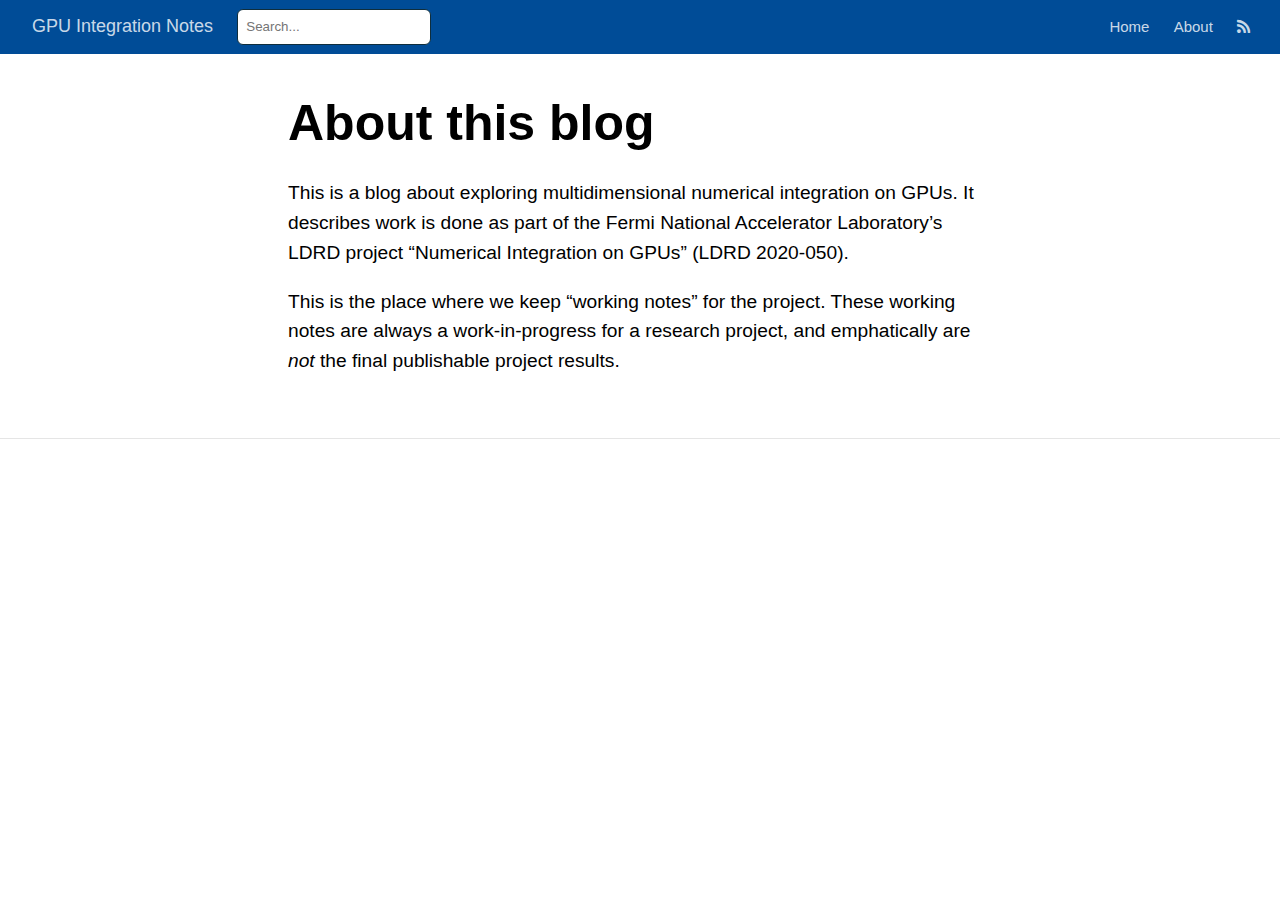
<file: docs/about.html>
<!DOCTYPE html>

<html xmlns="http://www.w3.org/1999/xhtml" lang="" xml:lang="">

<head>
  <meta charset="utf-8"/>
  <meta name="viewport" content="width=device-width, initial-scale=1"/>
  <meta http-equiv="X-UA-Compatible" content="IE=Edge,chrome=1"/>
  <meta name="generator" content="distill" />

  <style type="text/css">
  /* Hide doc at startup (prevent jankiness while JS renders/transforms) */
  body {
    visibility: hidden;
  }
  </style>

 <!--radix_placeholder_import_source-->
 <!--/radix_placeholder_import_source-->

<style type="text/css">code{white-space: pre;}</style>
<style type="text/css" data-origin="pandoc">
pre > code.sourceCode { white-space: pre; position: relative; }
pre > code.sourceCode > span { display: inline-block; line-height: 1.25; }
pre > code.sourceCode > span:empty { height: 1.2em; }
.sourceCode { overflow: visible; }
code.sourceCode > span { color: inherit; text-decoration: inherit; }
div.sourceCode { margin: 1em 0; }
pre.sourceCode { margin: 0; }
@media screen {
div.sourceCode { overflow: auto; }
}
@media print {
pre > code.sourceCode { white-space: pre-wrap; }
pre > code.sourceCode > span { text-indent: -5em; padding-left: 5em; }
}
pre.numberSource code
  { counter-reset: source-line 0; }
pre.numberSource code > span
  { position: relative; left: -4em; counter-increment: source-line; }
pre.numberSource code > span > a:first-child::before
  { content: counter(source-line);
    position: relative; left: -1em; text-align: right; vertical-align: baseline;
    border: none; display: inline-block;
    -webkit-touch-callout: none; -webkit-user-select: none;
    -khtml-user-select: none; -moz-user-select: none;
    -ms-user-select: none; user-select: none;
    padding: 0 4px; width: 4em;
    color: #aaaaaa;
  }
pre.numberSource { margin-left: 3em; border-left: 1px solid #aaaaaa;  padding-left: 4px; }
div.sourceCode
  {   }
@media screen {
pre > code.sourceCode > span > a:first-child::before { text-decoration: underline; }
}
code span.al { color: #ad0000; } /* Alert */
code span.an { color: #5e5e5e; } /* Annotation */
code span.at { color: #20794d; } /* Attribute */
code span.bn { color: #ad0000; } /* BaseN */
code span.bu { } /* BuiltIn */
code span.cf { color: #007ba5; } /* ControlFlow */
code span.ch { color: #20794d; } /* Char */
code span.cn { color: #8f5902; } /* Constant */
code span.co { color: #5e5e5e; } /* Comment */
code span.cv { color: #5e5e5e; font-style: italic; } /* CommentVar */
code span.do { color: #5e5e5e; font-style: italic; } /* Documentation */
code span.dt { color: #ad0000; } /* DataType */
code span.dv { color: #ad0000; } /* DecVal */
code span.er { color: #ad0000; } /* Error */
code span.ex { } /* Extension */
code span.fl { color: #ad0000; } /* Float */
code span.fu { color: #4758ab; } /* Function */
code span.im { } /* Import */
code span.in { color: #5e5e5e; } /* Information */
code span.kw { color: #007ba5; } /* Keyword */
code span.op { color: #5e5e5e; } /* Operator */
code span.ot { color: #007ba5; } /* Other */
code span.pp { color: #ad0000; } /* Preprocessor */
code span.sc { color: #20794d; } /* SpecialChar */
code span.ss { color: #20794d; } /* SpecialString */
code span.st { color: #20794d; } /* String */
code span.va { color: #111111; } /* Variable */
code span.vs { color: #20794d; } /* VerbatimString */
code span.wa { color: #5e5e5e; font-style: italic; } /* Warning */
</style>

  <!--radix_placeholder_meta_tags-->
  <title>GPU Integration Notes: About this blog</title>

  <meta property="description" itemprop="description" content="This is a blog about exploring multidimensional numerical integration on GPUs.&#10;It describes work is done as part of the Fermi National Accelerator&#10;Laboratory&#39;s LDRD project &quot;Numerical Integration on GPUs&quot; (LDRD 2020-050).&#10;&#10;This is the place where we keep &quot;working notes&quot; for the project.&#10;These working notes are always a work-in-progress for a research project,&#10;and emphatically are *not* the final publishable project results."/>



  <!--  https://developers.facebook.com/docs/sharing/webmasters#markup -->
  <meta property="og:title" content="GPU Integration Notes: About this blog"/>
  <meta property="og:type" content="article"/>
  <meta property="og:description" content="This is a blog about exploring multidimensional numerical integration on GPUs.&#10;It describes work is done as part of the Fermi National Accelerator&#10;Laboratory&#39;s LDRD project &quot;Numerical Integration on GPUs&quot; (LDRD 2020-050).&#10;&#10;This is the place where we keep &quot;working notes&quot; for the project.&#10;These working notes are always a work-in-progress for a research project,&#10;and emphatically are *not* the final publishable project results."/>
  <meta property="og:locale" content="en_US"/>
  <meta property="og:site_name" content="GPU Integration Notes"/>

  <!--  https://dev.twitter.com/cards/types/summary -->
  <meta property="twitter:card" content="summary"/>
  <meta property="twitter:title" content="GPU Integration Notes: About this blog"/>
  <meta property="twitter:description" content="This is a blog about exploring multidimensional numerical integration on GPUs.&#10;It describes work is done as part of the Fermi National Accelerator&#10;Laboratory&#39;s LDRD project &quot;Numerical Integration on GPUs&quot; (LDRD 2020-050).&#10;&#10;This is the place where we keep &quot;working notes&quot; for the project.&#10;These working notes are always a work-in-progress for a research project,&#10;and emphatically are *not* the final publishable project results."/>

  <!--/radix_placeholder_meta_tags-->
  <!--radix_placeholder_rmarkdown_metadata-->

  <script type="text/json" id="radix-rmarkdown-metadata">
  {"type":"list","attributes":{"names":{"type":"character","attributes":{},"value":["title","description"]}},"value":[{"type":"character","attributes":{},"value":["About this blog"]},{"type":"character","attributes":{},"value":["This is a blog about exploring multidimensional numerical integration on GPUs.\nIt describes work is done as part of the Fermi National Accelerator\nLaboratory's LDRD project \"Numerical Integration on GPUs\" (LDRD 2020-050).\n\nThis is the place where we keep \"working notes\" for the project.\nThese working notes are always a work-in-progress for a research project,\nand emphatically are *not* the final publishable project results."]}]}
  </script>
  <!--/radix_placeholder_rmarkdown_metadata-->
  <!--radix_placeholder_navigation_in_header-->
  <meta name="distill:offset" content=""/>

  <script type="application/javascript">

    window.headroom_prevent_pin = false;

    window.document.addEventListener("DOMContentLoaded", function (event) {

      // initialize headroom for banner
      var header = $('header').get(0);
      var headerHeight = header.offsetHeight;
      var headroom = new Headroom(header, {
        tolerance: 5,
        onPin : function() {
          if (window.headroom_prevent_pin) {
            window.headroom_prevent_pin = false;
            headroom.unpin();
          }
        }
      });
      headroom.init();
      if(window.location.hash)
        headroom.unpin();
      $(header).addClass('headroom--transition');

      // offset scroll location for banner on hash change
      // (see: https://github.com/WickyNilliams/headroom.js/issues/38)
      window.addEventListener("hashchange", function(event) {
        window.scrollTo(0, window.pageYOffset - (headerHeight + 25));
      });

      // responsive menu
      $('.distill-site-header').each(function(i, val) {
        var topnav = $(this);
        var toggle = topnav.find('.nav-toggle');
        toggle.on('click', function() {
          topnav.toggleClass('responsive');
        });
      });

      // nav dropdowns
      $('.nav-dropbtn').click(function(e) {
        $(this).next('.nav-dropdown-content').toggleClass('nav-dropdown-active');
        $(this).parent().siblings('.nav-dropdown')
           .children('.nav-dropdown-content').removeClass('nav-dropdown-active');
      });
      $("body").click(function(e){
        $('.nav-dropdown-content').removeClass('nav-dropdown-active');
      });
      $(".nav-dropdown").click(function(e){
        e.stopPropagation();
      });
    });
  </script>

  <style type="text/css">

  /* Theme (user-documented overrideables for nav appearance) */

  .distill-site-nav {
    color: rgba(255, 255, 255, 0.8);
    background-color: #0F2E3D;
    font-size: 15px;
    font-weight: 300;
  }

  .distill-site-nav a {
    color: inherit;
    text-decoration: none;
  }

  .distill-site-nav a:hover {
    color: white;
  }

  @media print {
    .distill-site-nav {
      display: none;
    }
  }

  .distill-site-header {

  }

  .distill-site-footer {

  }


  /* Site Header */

  .distill-site-header {
    width: 100%;
    box-sizing: border-box;
    z-index: 3;
  }

  .distill-site-header .nav-left {
    display: inline-block;
    margin-left: 8px;
  }

  @media screen and (max-width: 768px) {
    .distill-site-header .nav-left {
      margin-left: 0;
    }
  }


  .distill-site-header .nav-right {
    float: right;
    margin-right: 8px;
  }

  .distill-site-header a,
  .distill-site-header .title {
    display: inline-block;
    text-align: center;
    padding: 14px 10px 14px 10px;
  }

  .distill-site-header .title {
    font-size: 18px;
    min-width: 150px;
  }

  .distill-site-header .logo {
    padding: 0;
  }

  .distill-site-header .logo img {
    display: none;
    max-height: 20px;
    width: auto;
    margin-bottom: -4px;
  }

  .distill-site-header .nav-image img {
    max-height: 18px;
    width: auto;
    display: inline-block;
    margin-bottom: -3px;
  }



  @media screen and (min-width: 1000px) {
    .distill-site-header .logo img {
      display: inline-block;
    }
    .distill-site-header .nav-left {
      margin-left: 20px;
    }
    .distill-site-header .nav-right {
      margin-right: 20px;
    }
    .distill-site-header .title {
      padding-left: 12px;
    }
  }


  .distill-site-header .nav-toggle {
    display: none;
  }

  .nav-dropdown {
    display: inline-block;
    position: relative;
  }

  .nav-dropdown .nav-dropbtn {
    border: none;
    outline: none;
    color: rgba(255, 255, 255, 0.8);
    padding: 16px 10px;
    background-color: transparent;
    font-family: inherit;
    font-size: inherit;
    font-weight: inherit;
    margin: 0;
    margin-top: 1px;
    z-index: 2;
  }

  .nav-dropdown-content {
    display: none;
    position: absolute;
    background-color: white;
    min-width: 200px;
    border: 1px solid rgba(0,0,0,0.15);
    border-radius: 4px;
    box-shadow: 0px 8px 16px 0px rgba(0,0,0,0.1);
    z-index: 1;
    margin-top: 2px;
    white-space: nowrap;
    padding-top: 4px;
    padding-bottom: 4px;
  }

  .nav-dropdown-content hr {
    margin-top: 4px;
    margin-bottom: 4px;
    border: none;
    border-bottom: 1px solid rgba(0, 0, 0, 0.1);
  }

  .nav-dropdown-active {
    display: block;
  }

  .nav-dropdown-content a, .nav-dropdown-content .nav-dropdown-header {
    color: black;
    padding: 6px 24px;
    text-decoration: none;
    display: block;
    text-align: left;
  }

  .nav-dropdown-content .nav-dropdown-header {
    display: block;
    padding: 5px 24px;
    padding-bottom: 0;
    text-transform: uppercase;
    font-size: 14px;
    color: #999999;
    white-space: nowrap;
  }

  .nav-dropdown:hover .nav-dropbtn {
    color: white;
  }

  .nav-dropdown-content a:hover {
    background-color: #ddd;
    color: black;
  }

  .nav-right .nav-dropdown-content {
    margin-left: -45%;
    right: 0;
  }

  @media screen and (max-width: 768px) {
    .distill-site-header a, .distill-site-header .nav-dropdown  {display: none;}
    .distill-site-header a.nav-toggle {
      float: right;
      display: block;
    }
    .distill-site-header .title {
      margin-left: 0;
    }
    .distill-site-header .nav-right {
      margin-right: 0;
    }
    .distill-site-header {
      overflow: hidden;
    }
    .nav-right .nav-dropdown-content {
      margin-left: 0;
    }
  }


  @media screen and (max-width: 768px) {
    .distill-site-header.responsive {position: relative; min-height: 500px; }
    .distill-site-header.responsive a.nav-toggle {
      position: absolute;
      right: 0;
      top: 0;
    }
    .distill-site-header.responsive a,
    .distill-site-header.responsive .nav-dropdown {
      display: block;
      text-align: left;
    }
    .distill-site-header.responsive .nav-left,
    .distill-site-header.responsive .nav-right {
      width: 100%;
    }
    .distill-site-header.responsive .nav-dropdown {float: none;}
    .distill-site-header.responsive .nav-dropdown-content {position: relative;}
    .distill-site-header.responsive .nav-dropdown .nav-dropbtn {
      display: block;
      width: 100%;
      text-align: left;
    }
  }

  /* Site Footer */

  .distill-site-footer {
    width: 100%;
    overflow: hidden;
    box-sizing: border-box;
    z-index: 3;
    margin-top: 30px;
    padding-top: 30px;
    padding-bottom: 30px;
    text-align: center;
  }

  /* Headroom */

  d-title {
    padding-top: 6rem;
  }

  @media print {
    d-title {
      padding-top: 4rem;
    }
  }

  .headroom {
    z-index: 1000;
    position: fixed;
    top: 0;
    left: 0;
    right: 0;
  }

  .headroom--transition {
    transition: all .4s ease-in-out;
  }

  .headroom--unpinned {
    top: -100px;
  }

  .headroom--pinned {
    top: 0;
  }

  </style>

  <link href="site_libs/font-awesome-5.1.0/css/all.css" rel="stylesheet"/>
  <link href="site_libs/font-awesome-5.1.0/css/v4-shims.css" rel="stylesheet"/>
  <script src="site_libs/headroom-0.9.4/headroom.min.js"></script>
  <script src="site_libs/autocomplete-0.37.1/autocomplete.min.js"></script>
  <script src="site_libs/fuse-6.4.1/fuse.min.js"></script>

  <script type="application/javascript">

  function getMeta(metaName) {
    var metas = document.getElementsByTagName('meta');
    for (let i = 0; i < metas.length; i++) {
      if (metas[i].getAttribute('name') === metaName) {
        return metas[i].getAttribute('content');
      }
    }
    return '';
  }

  function offsetURL(url) {
    var offset = getMeta('distill:offset');
    return offset ? offset + '/' + url : url;
  }

  function createFuseIndex() {

    // create fuse index
    var options = {
      keys: [
        { name: 'title', weight: 20 },
        { name: 'categories', weight: 15 },
        { name: 'description', weight: 10 },
        { name: 'contents', weight: 5 },
      ],
      ignoreLocation: true,
      threshold: 0
    };
    var fuse = new window.Fuse([], options);

    // fetch the main search.json
    return fetch(offsetURL('search.json'))
      .then(function(response) {
        if (response.status == 200) {
          return response.json().then(function(json) {
            // index main articles
            json.articles.forEach(function(article) {
              fuse.add(article);
            });
            // download collections and index their articles
            return Promise.all(json.collections.map(function(collection) {
              return fetch(offsetURL(collection)).then(function(response) {
                if (response.status === 200) {
                  return response.json().then(function(articles) {
                    articles.forEach(function(article) {
                      fuse.add(article);
                    });
                  })
                } else {
                  return Promise.reject(
                    new Error('Unexpected status from search index request: ' +
                              response.status)
                  );
                }
              });
            })).then(function() {
              return fuse;
            });
          });

        } else {
          return Promise.reject(
            new Error('Unexpected status from search index request: ' +
                        response.status)
          );
        }
      });
  }

  window.document.addEventListener("DOMContentLoaded", function (event) {

    // get search element (bail if we don't have one)
    var searchEl = window.document.getElementById('distill-search');
    if (!searchEl)
      return;

    createFuseIndex()
      .then(function(fuse) {

        // make search box visible
        searchEl.classList.remove('hidden');

        // initialize autocomplete
        var options = {
          autoselect: true,
          hint: false,
          minLength: 2,
        };
        window.autocomplete(searchEl, options, [{
          source: function(query, callback) {
            const searchOptions = {
              isCaseSensitive: false,
              shouldSort: true,
              minMatchCharLength: 2,
              limit: 10,
            };
            var results = fuse.search(query, searchOptions);
            callback(results
              .map(function(result) { return result.item; })
              .filter(function(item) { return !!item.description; })
            );
          },
          templates: {
            suggestion: function(suggestion) {
              var html = `
                <div class="search-item">
                  <h3>${suggestion.title}</h3>
                  <div class="search-item-description">
                    ${suggestion.description}
                  </div>
                  <div class="search-item-preview">
                    <img src="${suggestion.preview ? offsetURL(suggestion.preview) : ''}"</img>
                  </div>
                </div>
              `;
              return html;
            }
          }
        }]).on('autocomplete:selected', function(event, suggestion) {
          window.location.href = offsetURL(suggestion.path);
        });
        // remove inline display style on autocompleter (we want to
        // manage responsive display via css)
        $('.algolia-autocomplete').css("display", "");
      })
      .catch(function(error) {
        console.log(error);
      });

  });

  </script>

  <style type="text/css">

  /* Algolioa Autocomplete */

  .algolia-autocomplete {
    display: inline-block;
    margin-left: 10px;
    vertical-align: sub;
    background-color: white;
    color: black;
    padding: 6px;
    padding-top: 8px;
    padding-bottom: 0;
    border-radius: 6px;
    border: 1px #0F2E3D solid;
    width: 180px;
  }


  @media screen and (max-width: 768px) {
    .distill-site-nav .algolia-autocomplete {
      display: none;
      visibility: hidden;
    }
    .distill-site-nav.responsive .algolia-autocomplete {
      display: inline-block;
      visibility: visible;
    }
    .distill-site-nav.responsive .algolia-autocomplete .aa-dropdown-menu {
      margin-left: 0;
      width: 400px;
      max-height: 400px;
    }
  }

  .algolia-autocomplete .aa-input, .algolia-autocomplete .aa-hint {
    width: 90%;
    outline: none;
    border: none;
  }

  .algolia-autocomplete .aa-hint {
    color: #999;
  }
  .algolia-autocomplete .aa-dropdown-menu {
    width: 550px;
    max-height: 70vh;
    overflow-x: visible;
    overflow-y: scroll;
    padding: 5px;
    margin-top: 3px;
    margin-left: -150px;
    background-color: #fff;
    border-radius: 5px;
    border: 1px solid #999;
    border-top: none;
  }

  .algolia-autocomplete .aa-dropdown-menu .aa-suggestion {
    cursor: pointer;
    padding: 5px 4px;
    border-bottom: 1px solid #eee;
  }

  .algolia-autocomplete .aa-dropdown-menu .aa-suggestion:last-of-type {
    border-bottom: none;
    margin-bottom: 2px;
  }

  .algolia-autocomplete .aa-dropdown-menu .aa-suggestion .search-item {
    overflow: hidden;
    font-size: 0.8em;
    line-height: 1.4em;
  }

  .algolia-autocomplete .aa-dropdown-menu .aa-suggestion .search-item h3 {
    margin-block-start: 0;
    margin-block-end: 5px;
  }

  .algolia-autocomplete .aa-dropdown-menu .aa-suggestion .search-item-description {
    display: inline-block;
    overflow: hidden;
    height: 2.8em;
    width: 80%;
    margin-right: 4%;
  }

  .algolia-autocomplete .aa-dropdown-menu .aa-suggestion .search-item-preview {
    display: inline-block;
    width: 15%;
  }

  .algolia-autocomplete .aa-dropdown-menu .aa-suggestion .search-item-preview img {
    height: 3em;
    width: auto;
    display: none;
  }

  .algolia-autocomplete .aa-dropdown-menu .aa-suggestion .search-item-preview img[src] {
    display: initial;
  }

  .algolia-autocomplete .aa-dropdown-menu .aa-suggestion.aa-cursor {
    background-color: #eee;
  }
  .algolia-autocomplete .aa-dropdown-menu .aa-suggestion em {
    font-weight: bold;
    font-style: normal;
  }

  </style>


  <!--/radix_placeholder_navigation_in_header-->
  <!--radix_placeholder_distill-->

  <style type="text/css">

  body {
    background-color: white;
  }

  .pandoc-table {
    width: 100%;
  }

  .pandoc-table>caption {
    margin-bottom: 10px;
  }

  .pandoc-table th:not([align]) {
    text-align: left;
  }

  .pagedtable-footer {
    font-size: 15px;
  }

  d-byline .byline {
    grid-template-columns: 2fr 2fr;
  }

  d-byline .byline h3 {
    margin-block-start: 1.5em;
  }

  d-byline .byline .authors-affiliations h3 {
    margin-block-start: 0.5em;
  }

  .authors-affiliations .orcid-id {
    width: 16px;
    height:16px;
    margin-left: 4px;
    margin-right: 4px;
    vertical-align: middle;
    padding-bottom: 2px;
  }

  d-title .dt-tags {
    margin-top: 1em;
    grid-column: text;
  }

  .dt-tags .dt-tag {
    text-decoration: none;
    display: inline-block;
    color: rgba(0,0,0,0.6);
    padding: 0em 0.4em;
    margin-right: 0.5em;
    margin-bottom: 0.4em;
    font-size: 70%;
    border: 1px solid rgba(0,0,0,0.2);
    border-radius: 3px;
    text-transform: uppercase;
    font-weight: 500;
  }

  d-article table.gt_table td,
  d-article table.gt_table th {
    border-bottom: none;
  }

  .html-widget {
    margin-bottom: 2.0em;
  }

  .l-screen-inset {
    padding-right: 16px;
  }

  .l-screen .caption {
    margin-left: 10px;
  }

  .shaded {
    background: rgb(247, 247, 247);
    padding-top: 20px;
    padding-bottom: 20px;
    border-top: 1px solid rgba(0, 0, 0, 0.1);
    border-bottom: 1px solid rgba(0, 0, 0, 0.1);
  }

  .shaded .html-widget {
    margin-bottom: 0;
    border: 1px solid rgba(0, 0, 0, 0.1);
  }

  .shaded .shaded-content {
    background: white;
  }

  .text-output {
    margin-top: 0;
    line-height: 1.5em;
  }

  .hidden {
    display: none !important;
  }

  d-article {
    padding-top: 2.5rem;
    padding-bottom: 30px;
  }

  d-appendix {
    padding-top: 30px;
  }

  d-article>p>img {
    width: 100%;
  }

  d-article h2 {
    margin: 1rem 0 1.5rem 0;
  }

  d-article h3 {
    margin-top: 1.5rem;
  }

  d-article iframe {
    border: 1px solid rgba(0, 0, 0, 0.1);
    margin-bottom: 2.0em;
    width: 100%;
  }

  /* Tweak code blocks */

  d-article div.sourceCode code,
  d-article pre code {
    font-family: Consolas, Monaco, 'Andale Mono', 'Ubuntu Mono', monospace;
  }

  d-article pre,
  d-article div.sourceCode,
  d-article div.sourceCode pre {
    overflow: auto;
  }

  d-article div.sourceCode {
    background-color: white;
  }

  d-article div.sourceCode pre {
    padding-left: 10px;
    font-size: 12px;
    border-left: 2px solid rgba(0,0,0,0.1);
  }

  d-article pre {
    font-size: 12px;
    color: black;
    background: none;
    margin-top: 0;
    text-align: left;
    white-space: pre;
    word-spacing: normal;
    word-break: normal;
    word-wrap: normal;
    line-height: 1.5;

    -moz-tab-size: 4;
    -o-tab-size: 4;
    tab-size: 4;

    -webkit-hyphens: none;
    -moz-hyphens: none;
    -ms-hyphens: none;
    hyphens: none;
  }

  d-article pre a {
    border-bottom: none;
  }

  d-article pre a:hover {
    border-bottom: none;
    text-decoration: underline;
  }

  @media(min-width: 768px) {

  d-article pre,
  d-article div.sourceCode,
  d-article div.sourceCode pre {
    overflow: visible !important;
  }

  d-article div.sourceCode pre {
    padding-left: 18px;
    font-size: 14px;
  }

  d-article pre {
    font-size: 14px;
  }

  }

  figure img.external {
    background: white;
    border: 1px solid rgba(0, 0, 0, 0.1);
    box-shadow: 0 1px 8px rgba(0, 0, 0, 0.1);
    padding: 18px;
    box-sizing: border-box;
  }

  /* CSS for d-contents */

  .d-contents {
    grid-column: text;
    color: rgba(0,0,0,0.8);
    font-size: 0.9em;
    padding-bottom: 1em;
    margin-bottom: 1em;
    padding-bottom: 0.5em;
    margin-bottom: 1em;
    padding-left: 0.25em;
    justify-self: start;
  }

  @media(min-width: 1000px) {
    .d-contents.d-contents-float {
      height: 0;
      grid-column-start: 1;
      grid-column-end: 4;
      justify-self: center;
      padding-right: 3em;
      padding-left: 2em;
    }
  }

  .d-contents nav h3 {
    font-size: 18px;
    margin-top: 0;
    margin-bottom: 1em;
  }

  .d-contents li {
    list-style-type: none
  }

  .d-contents nav > ul {
    padding-left: 0;
  }

  .d-contents ul {
    padding-left: 1em
  }

  .d-contents nav ul li {
    margin-top: 0.6em;
    margin-bottom: 0.2em;
  }

  .d-contents nav a {
    font-size: 13px;
    border-bottom: none;
    text-decoration: none
    color: rgba(0, 0, 0, 0.8);
  }

  .d-contents nav a:hover {
    text-decoration: underline solid rgba(0, 0, 0, 0.6)
  }

  .d-contents nav > ul > li > a {
    font-weight: 600;
  }

  .d-contents nav > ul > li > ul {
    font-weight: inherit;
  }

  .d-contents nav > ul > li > ul > li {
    margin-top: 0.2em;
  }


  .d-contents nav ul {
    margin-top: 0;
    margin-bottom: 0.25em;
  }

  .d-article-with-toc h2:nth-child(2) {
    margin-top: 0;
  }


  /* Figure */

  .figure {
    position: relative;
    margin-bottom: 2.5em;
    margin-top: 1.5em;
  }

  .figure img {
    width: 100%;
  }

  .figure .caption {
    color: rgba(0, 0, 0, 0.6);
    font-size: 12px;
    line-height: 1.5em;
  }

  .figure img.external {
    background: white;
    border: 1px solid rgba(0, 0, 0, 0.1);
    box-shadow: 0 1px 8px rgba(0, 0, 0, 0.1);
    padding: 18px;
    box-sizing: border-box;
  }

  .figure .caption a {
    color: rgba(0, 0, 0, 0.6);
  }

  .figure .caption b,
  .figure .caption strong, {
    font-weight: 600;
    color: rgba(0, 0, 0, 1.0);
  }

  /* Citations */

  d-article .citation {
    color: inherit;
    cursor: inherit;
  }

  div.hanging-indent{
    margin-left: 1em; text-indent: -1em;
  }


  /* Tweak 1000px media break to show more text */

  @media(min-width: 1000px) {
    .base-grid,
    distill-header,
    d-title,
    d-abstract,
    d-article,
    d-appendix,
    distill-appendix,
    d-byline,
    d-footnote-list,
    d-citation-list,
    distill-footer {
      grid-template-columns: [screen-start] 1fr [page-start kicker-start] 80px [middle-start] 50px [text-start kicker-end] 65px 65px 65px 65px 65px 65px 65px 65px [text-end gutter-start] 65px [middle-end] 65px [page-end gutter-end] 1fr [screen-end];
      grid-column-gap: 16px;
    }

    .grid {
      grid-column-gap: 16px;
    }

    d-article {
      font-size: 1.06rem;
      line-height: 1.7em;
    }
    figure .caption, .figure .caption, figure figcaption {
      font-size: 13px;
    }
  }

  @media(min-width: 1180px) {
    .base-grid,
    distill-header,
    d-title,
    d-abstract,
    d-article,
    d-appendix,
    distill-appendix,
    d-byline,
    d-footnote-list,
    d-citation-list,
    distill-footer {
      grid-template-columns: [screen-start] 1fr [page-start kicker-start] 60px [middle-start] 60px [text-start kicker-end] 60px 60px 60px 60px 60px 60px 60px 60px [text-end gutter-start] 60px [middle-end] 60px [page-end gutter-end] 1fr [screen-end];
      grid-column-gap: 32px;
    }

    .grid {
      grid-column-gap: 32px;
    }
  }


  /* Get the citation styles for the appendix (not auto-injected on render since
     we do our own rendering of the citation appendix) */

  d-appendix .citation-appendix,
  .d-appendix .citation-appendix {
    font-size: 11px;
    line-height: 15px;
    border-left: 1px solid rgba(0, 0, 0, 0.1);
    padding-left: 18px;
    border: 1px solid rgba(0,0,0,0.1);
    background: rgba(0, 0, 0, 0.02);
    padding: 10px 18px;
    border-radius: 3px;
    color: rgba(150, 150, 150, 1);
    overflow: hidden;
    margin-top: -12px;
    white-space: pre-wrap;
    word-wrap: break-word;
  }

  /* Include appendix styles here so they can be overridden */

  d-appendix {
    contain: layout style;
    font-size: 0.8em;
    line-height: 1.7em;
    margin-top: 60px;
    margin-bottom: 0;
    border-top: 1px solid rgba(0, 0, 0, 0.1);
    color: rgba(0,0,0,0.5);
    padding-top: 60px;
    padding-bottom: 48px;
  }

  d-appendix h3 {
    grid-column: page-start / text-start;
    font-size: 15px;
    font-weight: 500;
    margin-top: 1em;
    margin-bottom: 0;
    color: rgba(0,0,0,0.65);
  }

  d-appendix h3 + * {
    margin-top: 1em;
  }

  d-appendix ol {
    padding: 0 0 0 15px;
  }

  @media (min-width: 768px) {
    d-appendix ol {
      padding: 0 0 0 30px;
      margin-left: -30px;
    }
  }

  d-appendix li {
    margin-bottom: 1em;
  }

  d-appendix a {
    color: rgba(0, 0, 0, 0.6);
  }

  d-appendix > * {
    grid-column: text;
  }

  d-appendix > d-footnote-list,
  d-appendix > d-citation-list,
  d-appendix > distill-appendix {
    grid-column: screen;
  }

  /* Include footnote styles here so they can be overridden */

  d-footnote-list {
    contain: layout style;
  }

  d-footnote-list > * {
    grid-column: text;
  }

  d-footnote-list a.footnote-backlink {
    color: rgba(0,0,0,0.3);
    padding-left: 0.5em;
  }



  /* Anchor.js */

  .anchorjs-link {
    /*transition: all .25s linear; */
    text-decoration: none;
    border-bottom: none;
  }
  *:hover > .anchorjs-link {
    margin-left: -1.125em !important;
    text-decoration: none;
    border-bottom: none;
  }

  /* Social footer */

  .social_footer {
    margin-top: 30px;
    margin-bottom: 0;
    color: rgba(0,0,0,0.67);
  }

  .disqus-comments {
    margin-right: 30px;
  }

  .disqus-comment-count {
    border-bottom: 1px solid rgba(0, 0, 0, 0.4);
    cursor: pointer;
  }

  #disqus_thread {
    margin-top: 30px;
  }

  .article-sharing a {
    border-bottom: none;
    margin-right: 8px;
  }

  .article-sharing a:hover {
    border-bottom: none;
  }

  .sidebar-section.subscribe {
    font-size: 12px;
    line-height: 1.6em;
  }

  .subscribe p {
    margin-bottom: 0.5em;
  }


  .article-footer .subscribe {
    font-size: 15px;
    margin-top: 45px;
  }


  .sidebar-section.custom {
    font-size: 12px;
    line-height: 1.6em;
  }

  .custom p {
    margin-bottom: 0.5em;
  }

  /* Styles for listing layout (hide title) */
  .layout-listing d-title, .layout-listing .d-title {
    display: none;
  }

  /* Styles for posts lists (not auto-injected) */


  .posts-with-sidebar {
    padding-left: 45px;
    padding-right: 45px;
  }

  .posts-list .description h2,
  .posts-list .description p {
    font-family: -apple-system, BlinkMacSystemFont, "Segoe UI", Roboto, Oxygen, Ubuntu, Cantarell, "Fira Sans", "Droid Sans", "Helvetica Neue", Arial, sans-serif;
  }

  .posts-list .description h2 {
    font-weight: 700;
    border-bottom: none;
    padding-bottom: 0;
  }

  .posts-list h2.post-tag {
    border-bottom: 1px solid rgba(0, 0, 0, 0.2);
    padding-bottom: 12px;
  }
  .posts-list {
    margin-top: 60px;
    margin-bottom: 24px;
  }

  .posts-list .post-preview {
    text-decoration: none;
    overflow: hidden;
    display: block;
    border-bottom: 1px solid rgba(0, 0, 0, 0.1);
    padding: 24px 0;
  }

  .post-preview-last {
    border-bottom: none !important;
  }

  .posts-list .posts-list-caption {
    grid-column: screen;
    font-weight: 400;
  }

  .posts-list .post-preview h2 {
    margin: 0 0 6px 0;
    line-height: 1.2em;
    font-style: normal;
    font-size: 24px;
  }

  .posts-list .post-preview p {
    margin: 0 0 12px 0;
    line-height: 1.4em;
    font-size: 16px;
  }

  .posts-list .post-preview .thumbnail {
    box-sizing: border-box;
    margin-bottom: 24px;
    position: relative;
    max-width: 500px;
  }
  .posts-list .post-preview img {
    width: 100%;
    display: block;
  }

  .posts-list .metadata {
    font-size: 12px;
    line-height: 1.4em;
    margin-bottom: 18px;
  }

  .posts-list .metadata > * {
    display: inline-block;
  }

  .posts-list .metadata .publishedDate {
    margin-right: 2em;
  }

  .posts-list .metadata .dt-authors {
    display: block;
    margin-top: 0.3em;
    margin-right: 2em;
  }

  .posts-list .dt-tags {
    display: block;
    line-height: 1em;
  }

  .posts-list .dt-tags .dt-tag {
    display: inline-block;
    color: rgba(0,0,0,0.6);
    padding: 0.3em 0.4em;
    margin-right: 0.2em;
    margin-bottom: 0.4em;
    font-size: 60%;
    border: 1px solid rgba(0,0,0,0.2);
    border-radius: 3px;
    text-transform: uppercase;
    font-weight: 500;
  }

  .posts-list img {
    opacity: 1;
  }

  .posts-list img[data-src] {
    opacity: 0;
  }

  .posts-more {
    clear: both;
  }


  .posts-sidebar {
    font-size: 16px;
  }

  .posts-sidebar h3 {
    font-size: 16px;
    margin-top: 0;
    margin-bottom: 0.5em;
    font-weight: 400;
    text-transform: uppercase;
  }

  .sidebar-section {
    margin-bottom: 30px;
  }

  .categories ul {
    list-style-type: none;
    margin: 0;
    padding: 0;
  }

  .categories li {
    color: rgba(0, 0, 0, 0.8);
    margin-bottom: 0;
  }

  .categories li>a {
    border-bottom: none;
  }

  .categories li>a:hover {
    border-bottom: 1px solid rgba(0, 0, 0, 0.4);
  }

  .categories .active {
    font-weight: 600;
  }

  .categories .category-count {
    color: rgba(0, 0, 0, 0.4);
  }


  @media(min-width: 768px) {
    .posts-list .post-preview h2 {
      font-size: 26px;
    }
    .posts-list .post-preview .thumbnail {
      float: right;
      width: 30%;
      margin-bottom: 0;
    }
    .posts-list .post-preview .description {
      float: left;
      width: 45%;
    }
    .posts-list .post-preview .metadata {
      float: left;
      width: 20%;
      margin-top: 8px;
    }
    .posts-list .post-preview p {
      margin: 0 0 12px 0;
      line-height: 1.5em;
      font-size: 16px;
    }
    .posts-with-sidebar .posts-list {
      float: left;
      width: 75%;
    }
    .posts-with-sidebar .posts-sidebar {
      float: right;
      width: 20%;
      margin-top: 60px;
      padding-top: 24px;
      padding-bottom: 24px;
    }
  }


  /* Improve display for browsers without grid (IE/Edge <= 15) */

  .downlevel {
    line-height: 1.6em;
    font-family: -apple-system, BlinkMacSystemFont, "Segoe UI", Roboto, Oxygen, Ubuntu, Cantarell, "Fira Sans", "Droid Sans", "Helvetica Neue", Arial, sans-serif;
    margin: 0;
  }

  .downlevel .d-title {
    padding-top: 6rem;
    padding-bottom: 1.5rem;
  }

  .downlevel .d-title h1 {
    font-size: 50px;
    font-weight: 700;
    line-height: 1.1em;
    margin: 0 0 0.5rem;
  }

  .downlevel .d-title p {
    font-weight: 300;
    font-size: 1.2rem;
    line-height: 1.55em;
    margin-top: 0;
  }

  .downlevel .d-byline {
    padding-top: 0.8em;
    padding-bottom: 0.8em;
    font-size: 0.8rem;
    line-height: 1.8em;
  }

  .downlevel .section-separator {
    border: none;
    border-top: 1px solid rgba(0, 0, 0, 0.1);
  }

  .downlevel .d-article {
    font-size: 1.06rem;
    line-height: 1.7em;
    padding-top: 1rem;
    padding-bottom: 2rem;
  }


  .downlevel .d-appendix {
    padding-left: 0;
    padding-right: 0;
    max-width: none;
    font-size: 0.8em;
    line-height: 1.7em;
    margin-bottom: 0;
    color: rgba(0,0,0,0.5);
    padding-top: 40px;
    padding-bottom: 48px;
  }

  .downlevel .footnotes ol {
    padding-left: 13px;
  }

  .downlevel .base-grid,
  .downlevel .distill-header,
  .downlevel .d-title,
  .downlevel .d-abstract,
  .downlevel .d-article,
  .downlevel .d-appendix,
  .downlevel .distill-appendix,
  .downlevel .d-byline,
  .downlevel .d-footnote-list,
  .downlevel .d-citation-list,
  .downlevel .distill-footer,
  .downlevel .appendix-bottom,
  .downlevel .posts-container {
    padding-left: 40px;
    padding-right: 40px;
  }

  @media(min-width: 768px) {
    .downlevel .base-grid,
    .downlevel .distill-header,
    .downlevel .d-title,
    .downlevel .d-abstract,
    .downlevel .d-article,
    .downlevel .d-appendix,
    .downlevel .distill-appendix,
    .downlevel .d-byline,
    .downlevel .d-footnote-list,
    .downlevel .d-citation-list,
    .downlevel .distill-footer,
    .downlevel .appendix-bottom,
    .downlevel .posts-container {
    padding-left: 150px;
    padding-right: 150px;
    max-width: 900px;
  }
  }

  .downlevel pre code {
    display: block;
    border-left: 2px solid rgba(0, 0, 0, .1);
    padding: 0 0 0 20px;
    font-size: 14px;
  }

  .downlevel code, .downlevel pre {
    color: black;
    background: none;
    font-family: Consolas, Monaco, 'Andale Mono', 'Ubuntu Mono', monospace;
    text-align: left;
    white-space: pre;
    word-spacing: normal;
    word-break: normal;
    word-wrap: normal;
    line-height: 1.5;

    -moz-tab-size: 4;
    -o-tab-size: 4;
    tab-size: 4;

    -webkit-hyphens: none;
    -moz-hyphens: none;
    -ms-hyphens: none;
    hyphens: none;
  }

  .downlevel .posts-list .post-preview {
    color: inherit;
  }



  </style>

  <script type="application/javascript">

  function is_downlevel_browser() {
    if (bowser.isUnsupportedBrowser({ msie: "12", msedge: "16"},
                                   window.navigator.userAgent)) {
      return true;
    } else {
      return window.load_distill_framework === undefined;
    }
  }

  // show body when load is complete
  function on_load_complete() {

    // add anchors
    if (window.anchors) {
      window.anchors.options.placement = 'left';
      window.anchors.add('d-article > h2, d-article > h3, d-article > h4, d-article > h5');
    }


    // set body to visible
    document.body.style.visibility = 'visible';

    // force redraw for leaflet widgets
    if (window.HTMLWidgets) {
      var maps = window.HTMLWidgets.findAll(".leaflet");
      $.each(maps, function(i, el) {
        var map = this.getMap();
        map.invalidateSize();
        map.eachLayer(function(layer) {
          if (layer instanceof L.TileLayer)
            layer.redraw();
        });
      });
    }

    // trigger 'shown' so htmlwidgets resize
    $('d-article').trigger('shown');
  }

  function init_distill() {

    init_common();

    // create front matter
    var front_matter = $('<d-front-matter></d-front-matter>');
    $('#distill-front-matter').wrap(front_matter);

    // create d-title
    $('.d-title').changeElementType('d-title');

    // create d-byline
    var byline = $('<d-byline></d-byline>');
    $('.d-byline').replaceWith(byline);

    // create d-article
    var article = $('<d-article></d-article>');
    $('.d-article').wrap(article).children().unwrap();

    // move posts container into article
    $('.posts-container').appendTo($('d-article'));

    // create d-appendix
    $('.d-appendix').changeElementType('d-appendix');

    // flag indicating that we have appendix items
    var appendix = $('.appendix-bottom').children('h3').length > 0;

    // replace footnotes with <d-footnote>
    $('.footnote-ref').each(function(i, val) {
      appendix = true;
      var href = $(this).attr('href');
      var id = href.replace('#', '');
      var fn = $('#' + id);
      var fn_p = $('#' + id + '>p');
      fn_p.find('.footnote-back').remove();
      var text = fn_p.html();
      var dtfn = $('<d-footnote></d-footnote>');
      dtfn.html(text);
      $(this).replaceWith(dtfn);
    });
    // remove footnotes
    $('.footnotes').remove();

    // move refs into #references-listing
    $('#references-listing').replaceWith($('#refs'));

    $('h1.appendix, h2.appendix').each(function(i, val) {
      $(this).changeElementType('h3');
    });
    $('h3.appendix').each(function(i, val) {
      var id = $(this).attr('id');
      $('.d-contents a[href="#' + id + '"]').parent().remove();
      appendix = true;
      $(this).nextUntil($('h1, h2, h3')).addBack().appendTo($('d-appendix'));
    });

    // show d-appendix if we have appendix content
    $("d-appendix").css('display', appendix ? 'grid' : 'none');

    // localize layout chunks to just output
    $('.layout-chunk').each(function(i, val) {

      // capture layout
      var layout = $(this).attr('data-layout');

      // apply layout to markdown level block elements
      var elements = $(this).children().not('div.sourceCode, pre, script');
      elements.each(function(i, el) {
        var layout_div = $('<div class="' + layout + '"></div>');
        if (layout_div.hasClass('shaded')) {
          var shaded_content = $('<div class="shaded-content"></div>');
          $(this).wrap(shaded_content);
          $(this).parent().wrap(layout_div);
        } else {
          $(this).wrap(layout_div);
        }
      });


      // unwrap the layout-chunk div
      $(this).children().unwrap();
    });

    // remove code block used to force  highlighting css
    $('.distill-force-highlighting-css').parent().remove();

    // remove empty line numbers inserted by pandoc when using a
    // custom syntax highlighting theme
    $('code.sourceCode a:empty').remove();

    // load distill framework
    load_distill_framework();

    // wait for window.distillRunlevel == 4 to do post processing
    function distill_post_process() {

      if (!window.distillRunlevel || window.distillRunlevel < 4)
        return;

      // hide author/affiliations entirely if we have no authors
      var front_matter = JSON.parse($("#distill-front-matter").html());
      var have_authors = front_matter.authors && front_matter.authors.length > 0;
      if (!have_authors)
        $('d-byline').addClass('hidden');

      // article with toc class
      $('.d-contents').parent().addClass('d-article-with-toc');

      // strip links that point to #
      $('.authors-affiliations').find('a[href="#"]').removeAttr('href');

      // add orcid ids
      $('.authors-affiliations').find('.author').each(function(i, el) {
        var orcid_id = front_matter.authors[i].orcidID;
        if (orcid_id) {
          var a = $('<a></a>');
          a.attr('href', 'https://orcid.org/' + orcid_id);
          var img = $('<img></img>');
          img.addClass('orcid-id');
          img.attr('alt', 'ORCID ID');
          img.attr('src','[data-uri]');
          a.append(img);
          $(this).append(a);
        }
      });

      // hide elements of author/affiliations grid that have no value
      function hide_byline_column(caption) {
        $('d-byline').find('h3:contains("' + caption + '")').parent().css('visibility', 'hidden');
      }

      // affiliations
      var have_affiliations = false;
      for (var i = 0; i<front_matter.authors.length; ++i) {
        var author = front_matter.authors[i];
        if (author.affiliation !== "&nbsp;") {
          have_affiliations = true;
          break;
        }
      }
      if (!have_affiliations)
        $('d-byline').find('h3:contains("Affiliations")').css('visibility', 'hidden');

      // published date
      if (!front_matter.publishedDate)
        hide_byline_column("Published");

      // document object identifier
      var doi = $('d-byline').find('h3:contains("DOI")');
      var doi_p = doi.next().empty();
      if (!front_matter.doi) {
        // if we have a citation and valid citationText then link to that
        if ($('#citation').length > 0 && front_matter.citationText) {
          doi.html('Citation');
          $('<a href="#citation"></a>')
            .text(front_matter.citationText)
            .appendTo(doi_p);
        } else {
          hide_byline_column("DOI");
        }
      } else {
        $('<a></a>')
           .attr('href', "https://doi.org/" + front_matter.doi)
           .html(front_matter.doi)
           .appendTo(doi_p);
      }

       // change plural form of authors/affiliations
      if (front_matter.authors.length === 1) {
        var grid = $('.authors-affiliations');
        grid.children('h3:contains("Authors")').text('Author');
        grid.children('h3:contains("Affiliations")').text('Affiliation');
      }

      // remove d-appendix and d-footnote-list local styles
      $('d-appendix > style:first-child').remove();
      $('d-footnote-list > style:first-child').remove();

      // move appendix-bottom entries to the bottom
      $('.appendix-bottom').appendTo('d-appendix').children().unwrap();
      $('.appendix-bottom').remove();

      // clear polling timer
      clearInterval(tid);

      // show body now that everything is ready
      on_load_complete();
    }

    var tid = setInterval(distill_post_process, 50);
    distill_post_process();

  }

  function init_downlevel() {

    init_common();

     // insert hr after d-title
    $('.d-title').after($('<hr class="section-separator"/>'));

    // check if we have authors
    var front_matter = JSON.parse($("#distill-front-matter").html());
    var have_authors = front_matter.authors && front_matter.authors.length > 0;

    // manage byline/border
    if (!have_authors)
      $('.d-byline').remove();
    $('.d-byline').after($('<hr class="section-separator"/>'));
    $('.d-byline a').remove();

    // remove toc
    $('.d-contents').remove();

    // move appendix elements
    $('h1.appendix, h2.appendix').each(function(i, val) {
      $(this).changeElementType('h3');
    });
    $('h3.appendix').each(function(i, val) {
      $(this).nextUntil($('h1, h2, h3')).addBack().appendTo($('.d-appendix'));
    });


    // inject headers into references and footnotes
    var refs_header = $('<h3></h3>');
    refs_header.text('References');
    $('#refs').prepend(refs_header);

    var footnotes_header = $('<h3></h3');
    footnotes_header.text('Footnotes');
    $('.footnotes').children('hr').first().replaceWith(footnotes_header);

    // move appendix-bottom entries to the bottom
    $('.appendix-bottom').appendTo('.d-appendix').children().unwrap();
    $('.appendix-bottom').remove();

    // remove appendix if it's empty
    if ($('.d-appendix').children().length === 0)
      $('.d-appendix').remove();

    // prepend separator above appendix
    $('.d-appendix').before($('<hr class="section-separator" style="clear: both"/>'));

    // trim code
    $('pre>code').each(function(i, val) {
      $(this).html($.trim($(this).html()));
    });

    // move posts-container right before article
    $('.posts-container').insertBefore($('.d-article'));

    $('body').addClass('downlevel');

    on_load_complete();
  }


  function init_common() {

    // jquery plugin to change element types
    (function($) {
      $.fn.changeElementType = function(newType) {
        var attrs = {};

        $.each(this[0].attributes, function(idx, attr) {
          attrs[attr.nodeName] = attr.nodeValue;
        });

        this.replaceWith(function() {
          return $("<" + newType + "/>", attrs).append($(this).contents());
        });
      };
    })(jQuery);

    // prevent underline for linked images
    $('a > img').parent().css({'border-bottom' : 'none'});

    // mark non-body figures created by knitr chunks as 100% width
    $('.layout-chunk').each(function(i, val) {
      var figures = $(this).find('img, .html-widget');
      if ($(this).attr('data-layout') !== "l-body") {
        figures.css('width', '100%');
      } else {
        figures.css('max-width', '100%');
        figures.filter("[width]").each(function(i, val) {
          var fig = $(this);
          fig.css('width', fig.attr('width') + 'px');
        });

      }
    });

    // auto-append index.html to post-preview links in file: protocol
    // and in rstudio ide preview
    $('.post-preview').each(function(i, val) {
      if (window.location.protocol === "file:")
        $(this).attr('href', $(this).attr('href') + "index.html");
    });

    // get rid of index.html references in header
    if (window.location.protocol !== "file:") {
      $('.distill-site-header a[href]').each(function(i,val) {
        $(this).attr('href', $(this).attr('href').replace("index.html", "./"));
      });
    }

    // add class to pandoc style tables
    $('tr.header').parent('thead').parent('table').addClass('pandoc-table');
    $('.kable-table').children('table').addClass('pandoc-table');

    // add figcaption style to table captions
    $('caption').parent('table').addClass("figcaption");

    // initialize posts list
    if (window.init_posts_list)
      window.init_posts_list();

    // implmement disqus comment link
    $('.disqus-comment-count').click(function() {
      window.headroom_prevent_pin = true;
      $('#disqus_thread').toggleClass('hidden');
      if (!$('#disqus_thread').hasClass('hidden')) {
        var offset = $(this).offset();
        $(window).resize();
        $('html, body').animate({
          scrollTop: offset.top - 35
        });
      }
    });
  }

  document.addEventListener('DOMContentLoaded', function() {
    if (is_downlevel_browser())
      init_downlevel();
    else
      window.addEventListener('WebComponentsReady', init_distill);
  });

  </script>

  <style type="text/css">
  /* base variables */

  /* Edit the CSS properties in this file to create a custom
     Distill theme. Only edit values in the right column
     for each row; values shown are the CSS defaults.
     To return any property to the default,
     you may set its value to: unset
     All rows must end with a semi-colon.                      */

  /* Optional: embed custom fonts here with `@import`          */
  /* This must remain at the top of this file.                 */



  html {
    /*-- Main font sizes --*/
    --title-size:      50px;
    --body-size:       1.06rem;
    --code-size:       14px;
    --aside-size:      12px;
    --fig-cap-size:    13px;
    /*-- Main font colors --*/
    --title-color:     #000000;
    --header-color:    rgba(0, 0, 0, 0.8);
    --body-color:      rgba(0, 0, 0, 0.8);
    --aside-color:     rgba(0, 0, 0, 0.6);
    --fig-cap-color:   rgba(0, 0, 0, 0.6);
    /*-- Specify custom fonts ~~~ must be imported above   --*/
    --heading-font:    sans-serif;
    --mono-font:       monospace;
    --body-font:       sans-serif;
    --navbar-font:     sans-serif;  /* websites + blogs only */
  }

  /*-- ARTICLE METADATA --*/
  d-byline {
    --heading-size:    0.6rem;
    --heading-color:   rgba(0, 0, 0, 0.5);
    --body-size:       0.8rem;
    --body-color:      rgba(0, 0, 0, 0.8);
  }

  /*-- ARTICLE TABLE OF CONTENTS --*/
  .d-contents {
    --heading-size:    18px;
    --contents-size:   13px;
  }

  /*-- ARTICLE APPENDIX --*/
  d-appendix {
    --heading-size:    15px;
    --heading-color:   rgba(0, 0, 0, 0.65);
    --text-size:       0.8em;
    --text-color:      rgba(0, 0, 0, 0.5);
  }

  /*-- WEBSITE HEADER + FOOTER --*/
  /* These properties only apply to Distill sites and blogs  */

  .distill-site-header {
    --title-size:       18px;
    --text-color:       rgba(255, 255, 255, 0.8);
    --text-size:        15px;
    --hover-color:      white;
    --bkgd-color:       #0F2E3D;
  }

  .distill-site-footer {
    --text-color:       rgba(255, 255, 255, 0.8);
    --text-size:        15px;
    --hover-color:      white;
    --bkgd-color:       #0F2E3D;
  }

  /*-- Additional custom styles --*/
  /* Add any additional CSS rules below                      */
  </style>
  <style type="text/css">
  /* base variables */

  /* Edit the CSS properties in this file to create a custom
     Distill theme. Only edit values in the right column
     for each row; values shown are the CSS defaults.
     To return any property to the default,
     you may set its value to: unset
     All rows must end with a semi-colon.                      */

  /* Optional: embed custom fonts here with `@import`          */
  /* This must remain at the top of this file.                 */



  html {
    /*-- Main font sizes --*/
    --title-size:      50px;
    --body-size:       1.06rem;
    --code-size:       14px;
    --aside-size:      12px;
    --fig-cap-size:    13px;
    /*-- Main font colors --*/
    --title-color:     #000000;
    --header-color:    rgba(0, 0, 0, 0.8);
    --body-color:      rgba(0, 0, 0, 0.8);
    --aside-color:     rgba(0, 0, 0, 0.6);
    --fig-cap-color:   rgba(0, 0, 0, 0.6);
    /*-- Specify custom fonts ~~~ must be imported above   --*/
    --heading-font:    sans-serif;
    --mono-font:       monospace;
    --body-font:       sans-serif;
    --navbar-font:     sans-serif;  /* websites + blogs only */
  }

  /*-- ARTICLE METADATA --*/
  d-byline {
    --heading-size:    0.6rem;
    --heading-color:   rgba(0, 0, 0, 0.5);
    --body-size:       0.8rem;
    --body-color:      rgba(0, 0, 0, 0.8);
  }

  /*-- ARTICLE TABLE OF CONTENTS --*/
  .d-contents {
    --heading-size:    18px;
    --contents-size:   13px;
  }

  /*-- ARTICLE APPENDIX --*/
  d-appendix {
    --heading-size:    15px;
    --heading-color:   rgba(0, 0, 0, 0.65);
    --text-size:       0.8em;
    --text-color:      rgba(0, 0, 0, 0.5);
  }

  /*-- WEBSITE HEADER + FOOTER --*/
  /* These properties only apply to Distill sites and blogs  */

  .distill-site-header {
    --title-size:       18px;
    --text-color:       rgba(255, 255, 255, 0.8);
    --text-size:        15px;
    --hover-color:      white;
  /* NAL Blue */
    --bkgd-color:       #004c97;
  }

  .distill-site-footer {
    --text-color:       rgba(255, 255, 255, 0.8);
    --text-size:        15px;
    --hover-color:      white;
    --bkgd-color:       #004c97;
  }

  /*-- Additional custom styles --*/
  /* Add any additional CSS rules below                      */
  </style>
  <style type="text/css">
  /* base style */

  /* FONT FAMILIES */

  :root {
    --heading-default: -apple-system, BlinkMacSystemFont, "Segoe UI", Roboto, Oxygen, Ubuntu, Cantarell, "Fira Sans", "Droid Sans", "Helvetica Neue", Arial, sans-serif;
    --mono-default: Consolas, Monaco, 'Andale Mono', 'Ubuntu Mono', monospace;
    --body-default: -apple-system, BlinkMacSystemFont, "Segoe UI", Roboto, Oxygen, Ubuntu, Cantarell, "Fira Sans", "Droid Sans", "Helvetica Neue", Arial, sans-serif;
  }

  body,
  .posts-list .post-preview p,
  .posts-list .description p {
    font-family: var(--body-font), var(--body-default);
  }

  h1, h2, h3, h4, h5, h6,
  .posts-list .post-preview h2,
  .posts-list .description h2 {
    font-family: var(--heading-font), var(--heading-default);
  }

  d-article div.sourceCode code,
  d-article pre code {
  	font-family: var(--mono-font), var(--mono-default);
  }


  /*-- TITLE --*/
  d-title h1,
  .posts-list > h1 {
    color: var(--title-color, black);
  }

  d-title h1 {
    font-size: var(--title-size, 50px);
  }

  /*-- HEADERS --*/
  d-article h1,
  d-article h2,
  d-article h3,
  d-article h4,
  d-article h5,
  d-article h6 {
    color: var(--header-color, rgba(0, 0, 0, 0.8));
  }

  /*-- BODY --*/
  /* only text inside of <p> tags */
  d-article > p {
    color: var(--body-color, rgba(0, 0, 0, 0.8));
    font-size: var(--body-size, 1.06rem);
  }

  /*-- CODE --*/
  d-article div.sourceCode code,
  d-article pre code {
  	font-size: var(--code-size, 14px);
  }

  /*-- ASIDE --*/
  d-article aside {
  	font-size: var(--aside-size, 12px);
  	color: var(--aside-color, rgba(0, 0, 0, 0.6));
  }

  /*-- FIGURE CAPTIONS --*/
  figure .caption,
  figure figcaption,
  .figure .caption {
  	font-size: var(--fig-cap-size, 13px);
  	color: var(--fig-cap-color, rgba(0, 0, 0, 0.6));
  }

  /*-- METADATA --*/
  d-byline h3 {
  	font-size: var(--heading-size, 0.6rem);
  	color: var(--heading-color, rgba(0, 0, 0, 0.5));
  }

  d-byline {
  	font-size: var(--body-size, 0.8rem);
  	color: var(--body-color, rgba(0, 0, 0, 0.8));
  }

  d-byline a,
  d-article d-byline a {
  	color: var(--body-color, rgba(0, 0, 0, 0.8));
  }

  /*-- TABLE OF CONTENTS --*/
  .d-contents nav h3 {
  	font-size: var(--heading-size, 18px);
  }

  .d-contents nav a {
  	font-size: var(--contents-size, 13px);
  }

  /*-- APPENDIX --*/
  d-appendix h3 {
    font-size: var(--heading-size, 15px);
  	color: var(--heading-color, rgba(0, 0, 0, 0.65));
  }

  d-appendix {
    font-size: var(--text-size, 0.8em);
  	color: var(--text-color, rgba(0, 0, 0, 0.5));
  }

  d-appendix d-footnote-list a.footnote-backlink {
  	color: var(--text-color, rgba(0, 0, 0, 0.5));
  }

  /*-- WEBSITE HEADER + FOOTER --*/
  .distill-site-header .title {
  	font-size: var(--title-size, 18px);
  	font-family: var(--navbar-font), var(--heading-default);
  }

  .distill-site-header a,
  .nav-dropdown .nav-dropbtn {
    font-family: var(--navbar-font), var(--heading-default);
  }

  .distill-site-header a:hover {
  	color: var(--hover-color, white);
  }

  .distill-site-header {
  	font-size: var(--text-size, 15px);
  	color: var(--text-color, rgba(255, 255, 255, 0.8));
  	background-color: var(--bkgd-color, #0F2E3D);
  }

  .distill-site-footer {
  	font-size: var(--text-size, 15px);
  	color: var(--text-color, rgba(255, 255, 255, 0.8));
  	background-color: var(--bkgd-color, #0F2E3D);
  }

  .distill-site-footer a:hover {
  	color: var(--hover-color, white);
  }</style>
  <!--/radix_placeholder_distill-->
  <script src="site_libs/header-attrs-2.6/header-attrs.js"></script>
  <script src="site_libs/jquery-1.11.3/jquery.min.js"></script>
  <script src="site_libs/anchor-4.2.2/anchor.min.js"></script>
  <script src="site_libs/bowser-1.9.3/bowser.min.js"></script>
  <script src="site_libs/webcomponents-2.0.0/webcomponents.js"></script>
  <script src="site_libs/distill-2.2.21/template.v2.js"></script>
  <!--radix_placeholder_site_in_header-->
  <!--/radix_placeholder_site_in_header-->


</head>

<body>

<!--radix_placeholder_front_matter-->

<script id="distill-front-matter" type="text/json">
{"title":"About this blog","description":"This is a blog about exploring multidimensional numerical integration on GPUs.\nIt describes work is done as part of the Fermi National Accelerator\nLaboratory's LDRD project \"Numerical Integration on GPUs\" (LDRD 2020-050).\n\nThis is the place where we keep \"working notes\" for the project.\nThese working notes are always a work-in-progress for a research project,\nand emphatically are *not* the final publishable project results.","authors":[]}
</script>

<!--/radix_placeholder_front_matter-->
<!--radix_placeholder_navigation_before_body-->
<header class="header header--fixed" role="banner">
<nav class="distill-site-nav distill-site-header">
<div class="nav-left">
<a href="index.html" class="title">GPU Integration Notes</a>
<input id="distill-search" class="nav-search hidden" type="text" placeholder="Search..."/>
</div>
<div class="nav-right">
<a href="index.html">Home</a>
<a href="about.html">About</a>
<a href="index.xml">
<i class="fa fa-rss" aria-hidden="true"></i>
</a>
<a href="javascript:void(0);" class="nav-toggle">&#9776;</a>
</div>
</nav>
</header>
<!--/radix_placeholder_navigation_before_body-->
<!--radix_placeholder_site_before_body-->
<!--/radix_placeholder_site_before_body-->

<div class="d-title">
<h1>About this blog</h1>
<!--radix_placeholder_categories-->
<!--/radix_placeholder_categories-->
<p><p>This is a blog about exploring multidimensional numerical integration on GPUs. It describes work is done as part of the Fermi National Accelerator Laboratory’s LDRD project “Numerical Integration on GPUs” (LDRD 2020-050).</p>
<p>This is the place where we keep “working notes” for the project. These working notes are always a work-in-progress for a research project, and emphatically are <em>not</em> the final publishable project results.</p></p>
</div>


<div class="d-article">
<div class="sourceCode" id="cb1"><pre class="sourceCode r distill-force-highlighting-css"><code class="sourceCode r"></code></pre></div>
<!--radix_placeholder_article_footer-->
<!--/radix_placeholder_article_footer-->
</div>

<div class="d-appendix">
</div>


<!--radix_placeholder_site_after_body-->
<!--/radix_placeholder_site_after_body-->
<!--radix_placeholder_appendices-->
<div class="appendix-bottom"></div>
<!--/radix_placeholder_appendices-->
<!--radix_placeholder_navigation_after_body-->
<!--/radix_placeholder_navigation_after_body-->

</body>

</html>
</file>
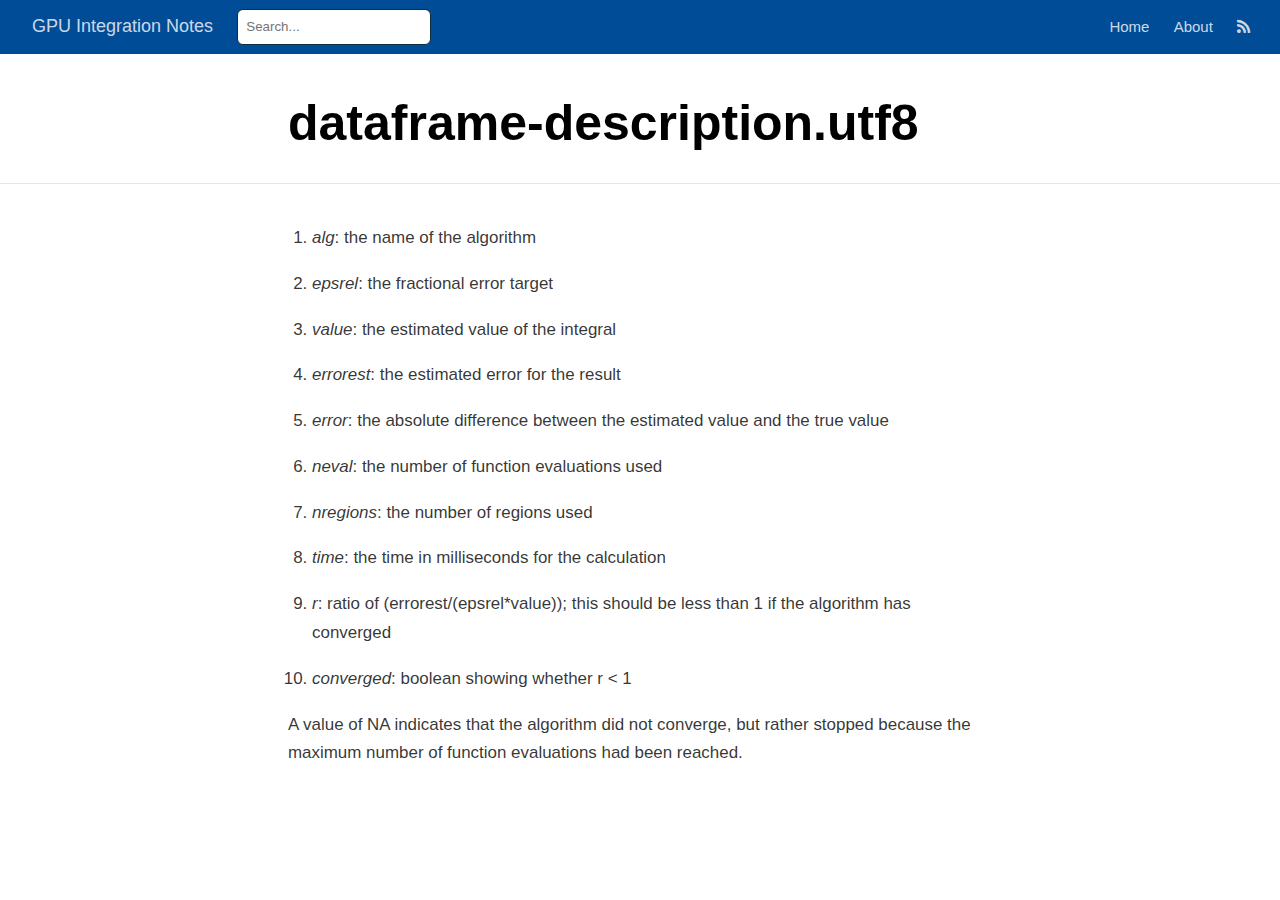
<file: docs/dataframe-description.html>
<!DOCTYPE html>

<html xmlns="http://www.w3.org/1999/xhtml" lang="" xml:lang="">

<head>
  <meta charset="utf-8"/>
  <meta name="viewport" content="width=device-width, initial-scale=1"/>
  <meta http-equiv="X-UA-Compatible" content="IE=Edge,chrome=1"/>
  <meta name="generator" content="distill" />

  <style type="text/css">
  /* Hide doc at startup (prevent jankiness while JS renders/transforms) */
  body {
    visibility: hidden;
  }
  </style>

 <!--radix_placeholder_import_source-->
 <!--/radix_placeholder_import_source-->

<style type="text/css">code{white-space: pre;}</style>
<style type="text/css" data-origin="pandoc">
pre > code.sourceCode { white-space: pre; position: relative; }
pre > code.sourceCode > span { display: inline-block; line-height: 1.25; }
pre > code.sourceCode > span:empty { height: 1.2em; }
.sourceCode { overflow: visible; }
code.sourceCode > span { color: inherit; text-decoration: inherit; }
div.sourceCode { margin: 1em 0; }
pre.sourceCode { margin: 0; }
@media screen {
div.sourceCode { overflow: auto; }
}
@media print {
pre > code.sourceCode { white-space: pre-wrap; }
pre > code.sourceCode > span { text-indent: -5em; padding-left: 5em; }
}
pre.numberSource code
  { counter-reset: source-line 0; }
pre.numberSource code > span
  { position: relative; left: -4em; counter-increment: source-line; }
pre.numberSource code > span > a:first-child::before
  { content: counter(source-line);
    position: relative; left: -1em; text-align: right; vertical-align: baseline;
    border: none; display: inline-block;
    -webkit-touch-callout: none; -webkit-user-select: none;
    -khtml-user-select: none; -moz-user-select: none;
    -ms-user-select: none; user-select: none;
    padding: 0 4px; width: 4em;
    color: #aaaaaa;
  }
pre.numberSource { margin-left: 3em; border-left: 1px solid #aaaaaa;  padding-left: 4px; }
div.sourceCode
  {   }
@media screen {
pre > code.sourceCode > span > a:first-child::before { text-decoration: underline; }
}
code span.al { color: #ad0000; } /* Alert */
code span.an { color: #5e5e5e; } /* Annotation */
code span.at { color: #20794d; } /* Attribute */
code span.bn { color: #ad0000; } /* BaseN */
code span.bu { } /* BuiltIn */
code span.cf { color: #007ba5; } /* ControlFlow */
code span.ch { color: #20794d; } /* Char */
code span.cn { color: #8f5902; } /* Constant */
code span.co { color: #5e5e5e; } /* Comment */
code span.cv { color: #5e5e5e; font-style: italic; } /* CommentVar */
code span.do { color: #5e5e5e; font-style: italic; } /* Documentation */
code span.dt { color: #ad0000; } /* DataType */
code span.dv { color: #ad0000; } /* DecVal */
code span.er { color: #ad0000; } /* Error */
code span.ex { } /* Extension */
code span.fl { color: #ad0000; } /* Float */
code span.fu { color: #4758ab; } /* Function */
code span.im { } /* Import */
code span.in { color: #5e5e5e; } /* Information */
code span.kw { color: #007ba5; } /* Keyword */
code span.op { color: #5e5e5e; } /* Operator */
code span.ot { color: #007ba5; } /* Other */
code span.pp { color: #ad0000; } /* Preprocessor */
code span.sc { color: #20794d; } /* SpecialChar */
code span.ss { color: #20794d; } /* SpecialString */
code span.st { color: #20794d; } /* String */
code span.va { color: #111111; } /* Variable */
code span.vs { color: #20794d; } /* VerbatimString */
code span.wa { color: #5e5e5e; font-style: italic; } /* Warning */
</style>

  <!--radix_placeholder_meta_tags-->
  <title>GPU Integration Notes: Untitled</title>




  <!--  https://developers.facebook.com/docs/sharing/webmasters#markup -->
  <meta property="og:title" content="GPU Integration Notes: Untitled"/>
  <meta property="og:type" content="article"/>
  <meta property="og:locale" content="en_US"/>
  <meta property="og:site_name" content="GPU Integration Notes"/>

  <!--  https://dev.twitter.com/cards/types/summary -->
  <meta property="twitter:card" content="summary"/>
  <meta property="twitter:title" content="GPU Integration Notes: Untitled"/>

  <!--/radix_placeholder_meta_tags-->
  <!--radix_placeholder_rmarkdown_metadata-->

  <script type="text/json" id="radix-rmarkdown-metadata">
  {"type":"list","attributes":{},"value":[]}
  </script>
  <!--/radix_placeholder_rmarkdown_metadata-->
  <!--radix_placeholder_navigation_in_header-->
  <meta name="distill:offset" content=""/>

  <script type="application/javascript">

    window.headroom_prevent_pin = false;

    window.document.addEventListener("DOMContentLoaded", function (event) {

      // initialize headroom for banner
      var header = $('header').get(0);
      var headerHeight = header.offsetHeight;
      var headroom = new Headroom(header, {
        tolerance: 5,
        onPin : function() {
          if (window.headroom_prevent_pin) {
            window.headroom_prevent_pin = false;
            headroom.unpin();
          }
        }
      });
      headroom.init();
      if(window.location.hash)
        headroom.unpin();
      $(header).addClass('headroom--transition');

      // offset scroll location for banner on hash change
      // (see: https://github.com/WickyNilliams/headroom.js/issues/38)
      window.addEventListener("hashchange", function(event) {
        window.scrollTo(0, window.pageYOffset - (headerHeight + 25));
      });

      // responsive menu
      $('.distill-site-header').each(function(i, val) {
        var topnav = $(this);
        var toggle = topnav.find('.nav-toggle');
        toggle.on('click', function() {
          topnav.toggleClass('responsive');
        });
      });

      // nav dropdowns
      $('.nav-dropbtn').click(function(e) {
        $(this).next('.nav-dropdown-content').toggleClass('nav-dropdown-active');
        $(this).parent().siblings('.nav-dropdown')
           .children('.nav-dropdown-content').removeClass('nav-dropdown-active');
      });
      $("body").click(function(e){
        $('.nav-dropdown-content').removeClass('nav-dropdown-active');
      });
      $(".nav-dropdown").click(function(e){
        e.stopPropagation();
      });
    });
  </script>

  <style type="text/css">

  /* Theme (user-documented overrideables for nav appearance) */

  .distill-site-nav {
    color: rgba(255, 255, 255, 0.8);
    background-color: #0F2E3D;
    font-size: 15px;
    font-weight: 300;
  }

  .distill-site-nav a {
    color: inherit;
    text-decoration: none;
  }

  .distill-site-nav a:hover {
    color: white;
  }

  @media print {
    .distill-site-nav {
      display: none;
    }
  }

  .distill-site-header {

  }

  .distill-site-footer {

  }


  /* Site Header */

  .distill-site-header {
    width: 100%;
    box-sizing: border-box;
    z-index: 3;
  }

  .distill-site-header .nav-left {
    display: inline-block;
    margin-left: 8px;
  }

  @media screen and (max-width: 768px) {
    .distill-site-header .nav-left {
      margin-left: 0;
    }
  }


  .distill-site-header .nav-right {
    float: right;
    margin-right: 8px;
  }

  .distill-site-header a,
  .distill-site-header .title {
    display: inline-block;
    text-align: center;
    padding: 14px 10px 14px 10px;
  }

  .distill-site-header .title {
    font-size: 18px;
    min-width: 150px;
  }

  .distill-site-header .logo {
    padding: 0;
  }

  .distill-site-header .logo img {
    display: none;
    max-height: 20px;
    width: auto;
    margin-bottom: -4px;
  }

  .distill-site-header .nav-image img {
    max-height: 18px;
    width: auto;
    display: inline-block;
    margin-bottom: -3px;
  }



  @media screen and (min-width: 1000px) {
    .distill-site-header .logo img {
      display: inline-block;
    }
    .distill-site-header .nav-left {
      margin-left: 20px;
    }
    .distill-site-header .nav-right {
      margin-right: 20px;
    }
    .distill-site-header .title {
      padding-left: 12px;
    }
  }


  .distill-site-header .nav-toggle {
    display: none;
  }

  .nav-dropdown {
    display: inline-block;
    position: relative;
  }

  .nav-dropdown .nav-dropbtn {
    border: none;
    outline: none;
    color: rgba(255, 255, 255, 0.8);
    padding: 16px 10px;
    background-color: transparent;
    font-family: inherit;
    font-size: inherit;
    font-weight: inherit;
    margin: 0;
    margin-top: 1px;
    z-index: 2;
  }

  .nav-dropdown-content {
    display: none;
    position: absolute;
    background-color: white;
    min-width: 200px;
    border: 1px solid rgba(0,0,0,0.15);
    border-radius: 4px;
    box-shadow: 0px 8px 16px 0px rgba(0,0,0,0.1);
    z-index: 1;
    margin-top: 2px;
    white-space: nowrap;
    padding-top: 4px;
    padding-bottom: 4px;
  }

  .nav-dropdown-content hr {
    margin-top: 4px;
    margin-bottom: 4px;
    border: none;
    border-bottom: 1px solid rgba(0, 0, 0, 0.1);
  }

  .nav-dropdown-active {
    display: block;
  }

  .nav-dropdown-content a, .nav-dropdown-content .nav-dropdown-header {
    color: black;
    padding: 6px 24px;
    text-decoration: none;
    display: block;
    text-align: left;
  }

  .nav-dropdown-content .nav-dropdown-header {
    display: block;
    padding: 5px 24px;
    padding-bottom: 0;
    text-transform: uppercase;
    font-size: 14px;
    color: #999999;
    white-space: nowrap;
  }

  .nav-dropdown:hover .nav-dropbtn {
    color: white;
  }

  .nav-dropdown-content a:hover {
    background-color: #ddd;
    color: black;
  }

  .nav-right .nav-dropdown-content {
    margin-left: -45%;
    right: 0;
  }

  @media screen and (max-width: 768px) {
    .distill-site-header a, .distill-site-header .nav-dropdown  {display: none;}
    .distill-site-header a.nav-toggle {
      float: right;
      display: block;
    }
    .distill-site-header .title {
      margin-left: 0;
    }
    .distill-site-header .nav-right {
      margin-right: 0;
    }
    .distill-site-header {
      overflow: hidden;
    }
    .nav-right .nav-dropdown-content {
      margin-left: 0;
    }
  }


  @media screen and (max-width: 768px) {
    .distill-site-header.responsive {position: relative; min-height: 500px; }
    .distill-site-header.responsive a.nav-toggle {
      position: absolute;
      right: 0;
      top: 0;
    }
    .distill-site-header.responsive a,
    .distill-site-header.responsive .nav-dropdown {
      display: block;
      text-align: left;
    }
    .distill-site-header.responsive .nav-left,
    .distill-site-header.responsive .nav-right {
      width: 100%;
    }
    .distill-site-header.responsive .nav-dropdown {float: none;}
    .distill-site-header.responsive .nav-dropdown-content {position: relative;}
    .distill-site-header.responsive .nav-dropdown .nav-dropbtn {
      display: block;
      width: 100%;
      text-align: left;
    }
  }

  /* Site Footer */

  .distill-site-footer {
    width: 100%;
    overflow: hidden;
    box-sizing: border-box;
    z-index: 3;
    margin-top: 30px;
    padding-top: 30px;
    padding-bottom: 30px;
    text-align: center;
  }

  /* Headroom */

  d-title {
    padding-top: 6rem;
  }

  @media print {
    d-title {
      padding-top: 4rem;
    }
  }

  .headroom {
    z-index: 1000;
    position: fixed;
    top: 0;
    left: 0;
    right: 0;
  }

  .headroom--transition {
    transition: all .4s ease-in-out;
  }

  .headroom--unpinned {
    top: -100px;
  }

  .headroom--pinned {
    top: 0;
  }

  </style>

  <link href="site_libs/font-awesome-5.1.0/css/all.css" rel="stylesheet"/>
  <link href="site_libs/font-awesome-5.1.0/css/v4-shims.css" rel="stylesheet"/>
  <script src="site_libs/headroom-0.9.4/headroom.min.js"></script>
  <script src="site_libs/autocomplete-0.37.1/autocomplete.min.js"></script>
  <script src="site_libs/fuse-6.4.1/fuse.min.js"></script>

  <script type="application/javascript">

  function getMeta(metaName) {
    var metas = document.getElementsByTagName('meta');
    for (let i = 0; i < metas.length; i++) {
      if (metas[i].getAttribute('name') === metaName) {
        return metas[i].getAttribute('content');
      }
    }
    return '';
  }

  function offsetURL(url) {
    var offset = getMeta('distill:offset');
    return offset ? offset + '/' + url : url;
  }

  function createFuseIndex() {

    // create fuse index
    var options = {
      keys: [
        { name: 'title', weight: 20 },
        { name: 'categories', weight: 15 },
        { name: 'description', weight: 10 },
        { name: 'contents', weight: 5 },
      ],
      ignoreLocation: true,
      threshold: 0
    };
    var fuse = new window.Fuse([], options);

    // fetch the main search.json
    return fetch(offsetURL('search.json'))
      .then(function(response) {
        if (response.status == 200) {
          return response.json().then(function(json) {
            // index main articles
            json.articles.forEach(function(article) {
              fuse.add(article);
            });
            // download collections and index their articles
            return Promise.all(json.collections.map(function(collection) {
              return fetch(offsetURL(collection)).then(function(response) {
                if (response.status === 200) {
                  return response.json().then(function(articles) {
                    articles.forEach(function(article) {
                      fuse.add(article);
                    });
                  })
                } else {
                  return Promise.reject(
                    new Error('Unexpected status from search index request: ' +
                              response.status)
                  );
                }
              });
            })).then(function() {
              return fuse;
            });
          });

        } else {
          return Promise.reject(
            new Error('Unexpected status from search index request: ' +
                        response.status)
          );
        }
      });
  }

  window.document.addEventListener("DOMContentLoaded", function (event) {

    // get search element (bail if we don't have one)
    var searchEl = window.document.getElementById('distill-search');
    if (!searchEl)
      return;

    createFuseIndex()
      .then(function(fuse) {

        // make search box visible
        searchEl.classList.remove('hidden');

        // initialize autocomplete
        var options = {
          autoselect: true,
          hint: false,
          minLength: 2,
        };
        window.autocomplete(searchEl, options, [{
          source: function(query, callback) {
            const searchOptions = {
              isCaseSensitive: false,
              shouldSort: true,
              minMatchCharLength: 2,
              limit: 10,
            };
            var results = fuse.search(query, searchOptions);
            callback(results
              .map(function(result) { return result.item; })
              .filter(function(item) { return !!item.description; })
            );
          },
          templates: {
            suggestion: function(suggestion) {
              var html = `
                <div class="search-item">
                  <h3>${suggestion.title}</h3>
                  <div class="search-item-description">
                    ${suggestion.description}
                  </div>
                  <div class="search-item-preview">
                    <img src="${suggestion.preview ? offsetURL(suggestion.preview) : ''}"</img>
                  </div>
                </div>
              `;
              return html;
            }
          }
        }]).on('autocomplete:selected', function(event, suggestion) {
          window.location.href = offsetURL(suggestion.path);
        });
        // remove inline display style on autocompleter (we want to
        // manage responsive display via css)
        $('.algolia-autocomplete').css("display", "");
      })
      .catch(function(error) {
        console.log(error);
      });

  });

  </script>

  <style type="text/css">

  /* Algolioa Autocomplete */

  .algolia-autocomplete {
    display: inline-block;
    margin-left: 10px;
    vertical-align: sub;
    background-color: white;
    color: black;
    padding: 6px;
    padding-top: 8px;
    padding-bottom: 0;
    border-radius: 6px;
    border: 1px #0F2E3D solid;
    width: 180px;
  }


  @media screen and (max-width: 768px) {
    .distill-site-nav .algolia-autocomplete {
      display: none;
      visibility: hidden;
    }
    .distill-site-nav.responsive .algolia-autocomplete {
      display: inline-block;
      visibility: visible;
    }
    .distill-site-nav.responsive .algolia-autocomplete .aa-dropdown-menu {
      margin-left: 0;
      width: 400px;
      max-height: 400px;
    }
  }

  .algolia-autocomplete .aa-input, .algolia-autocomplete .aa-hint {
    width: 90%;
    outline: none;
    border: none;
  }

  .algolia-autocomplete .aa-hint {
    color: #999;
  }
  .algolia-autocomplete .aa-dropdown-menu {
    width: 550px;
    max-height: 70vh;
    overflow-x: visible;
    overflow-y: scroll;
    padding: 5px;
    margin-top: 3px;
    margin-left: -150px;
    background-color: #fff;
    border-radius: 5px;
    border: 1px solid #999;
    border-top: none;
  }

  .algolia-autocomplete .aa-dropdown-menu .aa-suggestion {
    cursor: pointer;
    padding: 5px 4px;
    border-bottom: 1px solid #eee;
  }

  .algolia-autocomplete .aa-dropdown-menu .aa-suggestion:last-of-type {
    border-bottom: none;
    margin-bottom: 2px;
  }

  .algolia-autocomplete .aa-dropdown-menu .aa-suggestion .search-item {
    overflow: hidden;
    font-size: 0.8em;
    line-height: 1.4em;
  }

  .algolia-autocomplete .aa-dropdown-menu .aa-suggestion .search-item h3 {
    margin-block-start: 0;
    margin-block-end: 5px;
  }

  .algolia-autocomplete .aa-dropdown-menu .aa-suggestion .search-item-description {
    display: inline-block;
    overflow: hidden;
    height: 2.8em;
    width: 80%;
    margin-right: 4%;
  }

  .algolia-autocomplete .aa-dropdown-menu .aa-suggestion .search-item-preview {
    display: inline-block;
    width: 15%;
  }

  .algolia-autocomplete .aa-dropdown-menu .aa-suggestion .search-item-preview img {
    height: 3em;
    width: auto;
    display: none;
  }

  .algolia-autocomplete .aa-dropdown-menu .aa-suggestion .search-item-preview img[src] {
    display: initial;
  }

  .algolia-autocomplete .aa-dropdown-menu .aa-suggestion.aa-cursor {
    background-color: #eee;
  }
  .algolia-autocomplete .aa-dropdown-menu .aa-suggestion em {
    font-weight: bold;
    font-style: normal;
  }

  </style>


  <!--/radix_placeholder_navigation_in_header-->
  <!--radix_placeholder_distill-->

  <style type="text/css">

  body {
    background-color: white;
  }

  .pandoc-table {
    width: 100%;
  }

  .pandoc-table>caption {
    margin-bottom: 10px;
  }

  .pandoc-table th:not([align]) {
    text-align: left;
  }

  .pagedtable-footer {
    font-size: 15px;
  }

  d-byline .byline {
    grid-template-columns: 2fr 2fr;
  }

  d-byline .byline h3 {
    margin-block-start: 1.5em;
  }

  d-byline .byline .authors-affiliations h3 {
    margin-block-start: 0.5em;
  }

  .authors-affiliations .orcid-id {
    width: 16px;
    height:16px;
    margin-left: 4px;
    margin-right: 4px;
    vertical-align: middle;
    padding-bottom: 2px;
  }

  d-title .dt-tags {
    margin-top: 1em;
    grid-column: text;
  }

  .dt-tags .dt-tag {
    text-decoration: none;
    display: inline-block;
    color: rgba(0,0,0,0.6);
    padding: 0em 0.4em;
    margin-right: 0.5em;
    margin-bottom: 0.4em;
    font-size: 70%;
    border: 1px solid rgba(0,0,0,0.2);
    border-radius: 3px;
    text-transform: uppercase;
    font-weight: 500;
  }

  d-article table.gt_table td,
  d-article table.gt_table th {
    border-bottom: none;
  }

  .html-widget {
    margin-bottom: 2.0em;
  }

  .l-screen-inset {
    padding-right: 16px;
  }

  .l-screen .caption {
    margin-left: 10px;
  }

  .shaded {
    background: rgb(247, 247, 247);
    padding-top: 20px;
    padding-bottom: 20px;
    border-top: 1px solid rgba(0, 0, 0, 0.1);
    border-bottom: 1px solid rgba(0, 0, 0, 0.1);
  }

  .shaded .html-widget {
    margin-bottom: 0;
    border: 1px solid rgba(0, 0, 0, 0.1);
  }

  .shaded .shaded-content {
    background: white;
  }

  .text-output {
    margin-top: 0;
    line-height: 1.5em;
  }

  .hidden {
    display: none !important;
  }

  d-article {
    padding-top: 2.5rem;
    padding-bottom: 30px;
  }

  d-appendix {
    padding-top: 30px;
  }

  d-article>p>img {
    width: 100%;
  }

  d-article h2 {
    margin: 1rem 0 1.5rem 0;
  }

  d-article h3 {
    margin-top: 1.5rem;
  }

  d-article iframe {
    border: 1px solid rgba(0, 0, 0, 0.1);
    margin-bottom: 2.0em;
    width: 100%;
  }

  /* Tweak code blocks */

  d-article div.sourceCode code,
  d-article pre code {
    font-family: Consolas, Monaco, 'Andale Mono', 'Ubuntu Mono', monospace;
  }

  d-article pre,
  d-article div.sourceCode,
  d-article div.sourceCode pre {
    overflow: auto;
  }

  d-article div.sourceCode {
    background-color: white;
  }

  d-article div.sourceCode pre {
    padding-left: 10px;
    font-size: 12px;
    border-left: 2px solid rgba(0,0,0,0.1);
  }

  d-article pre {
    font-size: 12px;
    color: black;
    background: none;
    margin-top: 0;
    text-align: left;
    white-space: pre;
    word-spacing: normal;
    word-break: normal;
    word-wrap: normal;
    line-height: 1.5;

    -moz-tab-size: 4;
    -o-tab-size: 4;
    tab-size: 4;

    -webkit-hyphens: none;
    -moz-hyphens: none;
    -ms-hyphens: none;
    hyphens: none;
  }

  d-article pre a {
    border-bottom: none;
  }

  d-article pre a:hover {
    border-bottom: none;
    text-decoration: underline;
  }

  @media(min-width: 768px) {

  d-article pre,
  d-article div.sourceCode,
  d-article div.sourceCode pre {
    overflow: visible !important;
  }

  d-article div.sourceCode pre {
    padding-left: 18px;
    font-size: 14px;
  }

  d-article pre {
    font-size: 14px;
  }

  }

  figure img.external {
    background: white;
    border: 1px solid rgba(0, 0, 0, 0.1);
    box-shadow: 0 1px 8px rgba(0, 0, 0, 0.1);
    padding: 18px;
    box-sizing: border-box;
  }

  /* CSS for d-contents */

  .d-contents {
    grid-column: text;
    color: rgba(0,0,0,0.8);
    font-size: 0.9em;
    padding-bottom: 1em;
    margin-bottom: 1em;
    padding-bottom: 0.5em;
    margin-bottom: 1em;
    padding-left: 0.25em;
    justify-self: start;
  }

  @media(min-width: 1000px) {
    .d-contents.d-contents-float {
      height: 0;
      grid-column-start: 1;
      grid-column-end: 4;
      justify-self: center;
      padding-right: 3em;
      padding-left: 2em;
    }
  }

  .d-contents nav h3 {
    font-size: 18px;
    margin-top: 0;
    margin-bottom: 1em;
  }

  .d-contents li {
    list-style-type: none
  }

  .d-contents nav > ul {
    padding-left: 0;
  }

  .d-contents ul {
    padding-left: 1em
  }

  .d-contents nav ul li {
    margin-top: 0.6em;
    margin-bottom: 0.2em;
  }

  .d-contents nav a {
    font-size: 13px;
    border-bottom: none;
    text-decoration: none
    color: rgba(0, 0, 0, 0.8);
  }

  .d-contents nav a:hover {
    text-decoration: underline solid rgba(0, 0, 0, 0.6)
  }

  .d-contents nav > ul > li > a {
    font-weight: 600;
  }

  .d-contents nav > ul > li > ul {
    font-weight: inherit;
  }

  .d-contents nav > ul > li > ul > li {
    margin-top: 0.2em;
  }


  .d-contents nav ul {
    margin-top: 0;
    margin-bottom: 0.25em;
  }

  .d-article-with-toc h2:nth-child(2) {
    margin-top: 0;
  }


  /* Figure */

  .figure {
    position: relative;
    margin-bottom: 2.5em;
    margin-top: 1.5em;
  }

  .figure img {
    width: 100%;
  }

  .figure .caption {
    color: rgba(0, 0, 0, 0.6);
    font-size: 12px;
    line-height: 1.5em;
  }

  .figure img.external {
    background: white;
    border: 1px solid rgba(0, 0, 0, 0.1);
    box-shadow: 0 1px 8px rgba(0, 0, 0, 0.1);
    padding: 18px;
    box-sizing: border-box;
  }

  .figure .caption a {
    color: rgba(0, 0, 0, 0.6);
  }

  .figure .caption b,
  .figure .caption strong, {
    font-weight: 600;
    color: rgba(0, 0, 0, 1.0);
  }

  /* Citations */

  d-article .citation {
    color: inherit;
    cursor: inherit;
  }

  div.hanging-indent{
    margin-left: 1em; text-indent: -1em;
  }


  /* Tweak 1000px media break to show more text */

  @media(min-width: 1000px) {
    .base-grid,
    distill-header,
    d-title,
    d-abstract,
    d-article,
    d-appendix,
    distill-appendix,
    d-byline,
    d-footnote-list,
    d-citation-list,
    distill-footer {
      grid-template-columns: [screen-start] 1fr [page-start kicker-start] 80px [middle-start] 50px [text-start kicker-end] 65px 65px 65px 65px 65px 65px 65px 65px [text-end gutter-start] 65px [middle-end] 65px [page-end gutter-end] 1fr [screen-end];
      grid-column-gap: 16px;
    }

    .grid {
      grid-column-gap: 16px;
    }

    d-article {
      font-size: 1.06rem;
      line-height: 1.7em;
    }
    figure .caption, .figure .caption, figure figcaption {
      font-size: 13px;
    }
  }

  @media(min-width: 1180px) {
    .base-grid,
    distill-header,
    d-title,
    d-abstract,
    d-article,
    d-appendix,
    distill-appendix,
    d-byline,
    d-footnote-list,
    d-citation-list,
    distill-footer {
      grid-template-columns: [screen-start] 1fr [page-start kicker-start] 60px [middle-start] 60px [text-start kicker-end] 60px 60px 60px 60px 60px 60px 60px 60px [text-end gutter-start] 60px [middle-end] 60px [page-end gutter-end] 1fr [screen-end];
      grid-column-gap: 32px;
    }

    .grid {
      grid-column-gap: 32px;
    }
  }


  /* Get the citation styles for the appendix (not auto-injected on render since
     we do our own rendering of the citation appendix) */

  d-appendix .citation-appendix,
  .d-appendix .citation-appendix {
    font-size: 11px;
    line-height: 15px;
    border-left: 1px solid rgba(0, 0, 0, 0.1);
    padding-left: 18px;
    border: 1px solid rgba(0,0,0,0.1);
    background: rgba(0, 0, 0, 0.02);
    padding: 10px 18px;
    border-radius: 3px;
    color: rgba(150, 150, 150, 1);
    overflow: hidden;
    margin-top: -12px;
    white-space: pre-wrap;
    word-wrap: break-word;
  }

  /* Include appendix styles here so they can be overridden */

  d-appendix {
    contain: layout style;
    font-size: 0.8em;
    line-height: 1.7em;
    margin-top: 60px;
    margin-bottom: 0;
    border-top: 1px solid rgba(0, 0, 0, 0.1);
    color: rgba(0,0,0,0.5);
    padding-top: 60px;
    padding-bottom: 48px;
  }

  d-appendix h3 {
    grid-column: page-start / text-start;
    font-size: 15px;
    font-weight: 500;
    margin-top: 1em;
    margin-bottom: 0;
    color: rgba(0,0,0,0.65);
  }

  d-appendix h3 + * {
    margin-top: 1em;
  }

  d-appendix ol {
    padding: 0 0 0 15px;
  }

  @media (min-width: 768px) {
    d-appendix ol {
      padding: 0 0 0 30px;
      margin-left: -30px;
    }
  }

  d-appendix li {
    margin-bottom: 1em;
  }

  d-appendix a {
    color: rgba(0, 0, 0, 0.6);
  }

  d-appendix > * {
    grid-column: text;
  }

  d-appendix > d-footnote-list,
  d-appendix > d-citation-list,
  d-appendix > distill-appendix {
    grid-column: screen;
  }

  /* Include footnote styles here so they can be overridden */

  d-footnote-list {
    contain: layout style;
  }

  d-footnote-list > * {
    grid-column: text;
  }

  d-footnote-list a.footnote-backlink {
    color: rgba(0,0,0,0.3);
    padding-left: 0.5em;
  }



  /* Anchor.js */

  .anchorjs-link {
    /*transition: all .25s linear; */
    text-decoration: none;
    border-bottom: none;
  }
  *:hover > .anchorjs-link {
    margin-left: -1.125em !important;
    text-decoration: none;
    border-bottom: none;
  }

  /* Social footer */

  .social_footer {
    margin-top: 30px;
    margin-bottom: 0;
    color: rgba(0,0,0,0.67);
  }

  .disqus-comments {
    margin-right: 30px;
  }

  .disqus-comment-count {
    border-bottom: 1px solid rgba(0, 0, 0, 0.4);
    cursor: pointer;
  }

  #disqus_thread {
    margin-top: 30px;
  }

  .article-sharing a {
    border-bottom: none;
    margin-right: 8px;
  }

  .article-sharing a:hover {
    border-bottom: none;
  }

  .sidebar-section.subscribe {
    font-size: 12px;
    line-height: 1.6em;
  }

  .subscribe p {
    margin-bottom: 0.5em;
  }


  .article-footer .subscribe {
    font-size: 15px;
    margin-top: 45px;
  }


  .sidebar-section.custom {
    font-size: 12px;
    line-height: 1.6em;
  }

  .custom p {
    margin-bottom: 0.5em;
  }

  /* Styles for listing layout (hide title) */
  .layout-listing d-title, .layout-listing .d-title {
    display: none;
  }

  /* Styles for posts lists (not auto-injected) */


  .posts-with-sidebar {
    padding-left: 45px;
    padding-right: 45px;
  }

  .posts-list .description h2,
  .posts-list .description p {
    font-family: -apple-system, BlinkMacSystemFont, "Segoe UI", Roboto, Oxygen, Ubuntu, Cantarell, "Fira Sans", "Droid Sans", "Helvetica Neue", Arial, sans-serif;
  }

  .posts-list .description h2 {
    font-weight: 700;
    border-bottom: none;
    padding-bottom: 0;
  }

  .posts-list h2.post-tag {
    border-bottom: 1px solid rgba(0, 0, 0, 0.2);
    padding-bottom: 12px;
  }
  .posts-list {
    margin-top: 60px;
    margin-bottom: 24px;
  }

  .posts-list .post-preview {
    text-decoration: none;
    overflow: hidden;
    display: block;
    border-bottom: 1px solid rgba(0, 0, 0, 0.1);
    padding: 24px 0;
  }

  .post-preview-last {
    border-bottom: none !important;
  }

  .posts-list .posts-list-caption {
    grid-column: screen;
    font-weight: 400;
  }

  .posts-list .post-preview h2 {
    margin: 0 0 6px 0;
    line-height: 1.2em;
    font-style: normal;
    font-size: 24px;
  }

  .posts-list .post-preview p {
    margin: 0 0 12px 0;
    line-height: 1.4em;
    font-size: 16px;
  }

  .posts-list .post-preview .thumbnail {
    box-sizing: border-box;
    margin-bottom: 24px;
    position: relative;
    max-width: 500px;
  }
  .posts-list .post-preview img {
    width: 100%;
    display: block;
  }

  .posts-list .metadata {
    font-size: 12px;
    line-height: 1.4em;
    margin-bottom: 18px;
  }

  .posts-list .metadata > * {
    display: inline-block;
  }

  .posts-list .metadata .publishedDate {
    margin-right: 2em;
  }

  .posts-list .metadata .dt-authors {
    display: block;
    margin-top: 0.3em;
    margin-right: 2em;
  }

  .posts-list .dt-tags {
    display: block;
    line-height: 1em;
  }

  .posts-list .dt-tags .dt-tag {
    display: inline-block;
    color: rgba(0,0,0,0.6);
    padding: 0.3em 0.4em;
    margin-right: 0.2em;
    margin-bottom: 0.4em;
    font-size: 60%;
    border: 1px solid rgba(0,0,0,0.2);
    border-radius: 3px;
    text-transform: uppercase;
    font-weight: 500;
  }

  .posts-list img {
    opacity: 1;
  }

  .posts-list img[data-src] {
    opacity: 0;
  }

  .posts-more {
    clear: both;
  }


  .posts-sidebar {
    font-size: 16px;
  }

  .posts-sidebar h3 {
    font-size: 16px;
    margin-top: 0;
    margin-bottom: 0.5em;
    font-weight: 400;
    text-transform: uppercase;
  }

  .sidebar-section {
    margin-bottom: 30px;
  }

  .categories ul {
    list-style-type: none;
    margin: 0;
    padding: 0;
  }

  .categories li {
    color: rgba(0, 0, 0, 0.8);
    margin-bottom: 0;
  }

  .categories li>a {
    border-bottom: none;
  }

  .categories li>a:hover {
    border-bottom: 1px solid rgba(0, 0, 0, 0.4);
  }

  .categories .active {
    font-weight: 600;
  }

  .categories .category-count {
    color: rgba(0, 0, 0, 0.4);
  }


  @media(min-width: 768px) {
    .posts-list .post-preview h2 {
      font-size: 26px;
    }
    .posts-list .post-preview .thumbnail {
      float: right;
      width: 30%;
      margin-bottom: 0;
    }
    .posts-list .post-preview .description {
      float: left;
      width: 45%;
    }
    .posts-list .post-preview .metadata {
      float: left;
      width: 20%;
      margin-top: 8px;
    }
    .posts-list .post-preview p {
      margin: 0 0 12px 0;
      line-height: 1.5em;
      font-size: 16px;
    }
    .posts-with-sidebar .posts-list {
      float: left;
      width: 75%;
    }
    .posts-with-sidebar .posts-sidebar {
      float: right;
      width: 20%;
      margin-top: 60px;
      padding-top: 24px;
      padding-bottom: 24px;
    }
  }


  /* Improve display for browsers without grid (IE/Edge <= 15) */

  .downlevel {
    line-height: 1.6em;
    font-family: -apple-system, BlinkMacSystemFont, "Segoe UI", Roboto, Oxygen, Ubuntu, Cantarell, "Fira Sans", "Droid Sans", "Helvetica Neue", Arial, sans-serif;
    margin: 0;
  }

  .downlevel .d-title {
    padding-top: 6rem;
    padding-bottom: 1.5rem;
  }

  .downlevel .d-title h1 {
    font-size: 50px;
    font-weight: 700;
    line-height: 1.1em;
    margin: 0 0 0.5rem;
  }

  .downlevel .d-title p {
    font-weight: 300;
    font-size: 1.2rem;
    line-height: 1.55em;
    margin-top: 0;
  }

  .downlevel .d-byline {
    padding-top: 0.8em;
    padding-bottom: 0.8em;
    font-size: 0.8rem;
    line-height: 1.8em;
  }

  .downlevel .section-separator {
    border: none;
    border-top: 1px solid rgba(0, 0, 0, 0.1);
  }

  .downlevel .d-article {
    font-size: 1.06rem;
    line-height: 1.7em;
    padding-top: 1rem;
    padding-bottom: 2rem;
  }


  .downlevel .d-appendix {
    padding-left: 0;
    padding-right: 0;
    max-width: none;
    font-size: 0.8em;
    line-height: 1.7em;
    margin-bottom: 0;
    color: rgba(0,0,0,0.5);
    padding-top: 40px;
    padding-bottom: 48px;
  }

  .downlevel .footnotes ol {
    padding-left: 13px;
  }

  .downlevel .base-grid,
  .downlevel .distill-header,
  .downlevel .d-title,
  .downlevel .d-abstract,
  .downlevel .d-article,
  .downlevel .d-appendix,
  .downlevel .distill-appendix,
  .downlevel .d-byline,
  .downlevel .d-footnote-list,
  .downlevel .d-citation-list,
  .downlevel .distill-footer,
  .downlevel .appendix-bottom,
  .downlevel .posts-container {
    padding-left: 40px;
    padding-right: 40px;
  }

  @media(min-width: 768px) {
    .downlevel .base-grid,
    .downlevel .distill-header,
    .downlevel .d-title,
    .downlevel .d-abstract,
    .downlevel .d-article,
    .downlevel .d-appendix,
    .downlevel .distill-appendix,
    .downlevel .d-byline,
    .downlevel .d-footnote-list,
    .downlevel .d-citation-list,
    .downlevel .distill-footer,
    .downlevel .appendix-bottom,
    .downlevel .posts-container {
    padding-left: 150px;
    padding-right: 150px;
    max-width: 900px;
  }
  }

  .downlevel pre code {
    display: block;
    border-left: 2px solid rgba(0, 0, 0, .1);
    padding: 0 0 0 20px;
    font-size: 14px;
  }

  .downlevel code, .downlevel pre {
    color: black;
    background: none;
    font-family: Consolas, Monaco, 'Andale Mono', 'Ubuntu Mono', monospace;
    text-align: left;
    white-space: pre;
    word-spacing: normal;
    word-break: normal;
    word-wrap: normal;
    line-height: 1.5;

    -moz-tab-size: 4;
    -o-tab-size: 4;
    tab-size: 4;

    -webkit-hyphens: none;
    -moz-hyphens: none;
    -ms-hyphens: none;
    hyphens: none;
  }

  .downlevel .posts-list .post-preview {
    color: inherit;
  }



  </style>

  <script type="application/javascript">

  function is_downlevel_browser() {
    if (bowser.isUnsupportedBrowser({ msie: "12", msedge: "16"},
                                   window.navigator.userAgent)) {
      return true;
    } else {
      return window.load_distill_framework === undefined;
    }
  }

  // show body when load is complete
  function on_load_complete() {

    // add anchors
    if (window.anchors) {
      window.anchors.options.placement = 'left';
      window.anchors.add('d-article > h2, d-article > h3, d-article > h4, d-article > h5');
    }


    // set body to visible
    document.body.style.visibility = 'visible';

    // force redraw for leaflet widgets
    if (window.HTMLWidgets) {
      var maps = window.HTMLWidgets.findAll(".leaflet");
      $.each(maps, function(i, el) {
        var map = this.getMap();
        map.invalidateSize();
        map.eachLayer(function(layer) {
          if (layer instanceof L.TileLayer)
            layer.redraw();
        });
      });
    }

    // trigger 'shown' so htmlwidgets resize
    $('d-article').trigger('shown');
  }

  function init_distill() {

    init_common();

    // create front matter
    var front_matter = $('<d-front-matter></d-front-matter>');
    $('#distill-front-matter').wrap(front_matter);

    // create d-title
    $('.d-title').changeElementType('d-title');

    // create d-byline
    var byline = $('<d-byline></d-byline>');
    $('.d-byline').replaceWith(byline);

    // create d-article
    var article = $('<d-article></d-article>');
    $('.d-article').wrap(article).children().unwrap();

    // move posts container into article
    $('.posts-container').appendTo($('d-article'));

    // create d-appendix
    $('.d-appendix').changeElementType('d-appendix');

    // flag indicating that we have appendix items
    var appendix = $('.appendix-bottom').children('h3').length > 0;

    // replace footnotes with <d-footnote>
    $('.footnote-ref').each(function(i, val) {
      appendix = true;
      var href = $(this).attr('href');
      var id = href.replace('#', '');
      var fn = $('#' + id);
      var fn_p = $('#' + id + '>p');
      fn_p.find('.footnote-back').remove();
      var text = fn_p.html();
      var dtfn = $('<d-footnote></d-footnote>');
      dtfn.html(text);
      $(this).replaceWith(dtfn);
    });
    // remove footnotes
    $('.footnotes').remove();

    // move refs into #references-listing
    $('#references-listing').replaceWith($('#refs'));

    $('h1.appendix, h2.appendix').each(function(i, val) {
      $(this).changeElementType('h3');
    });
    $('h3.appendix').each(function(i, val) {
      var id = $(this).attr('id');
      $('.d-contents a[href="#' + id + '"]').parent().remove();
      appendix = true;
      $(this).nextUntil($('h1, h2, h3')).addBack().appendTo($('d-appendix'));
    });

    // show d-appendix if we have appendix content
    $("d-appendix").css('display', appendix ? 'grid' : 'none');

    // localize layout chunks to just output
    $('.layout-chunk').each(function(i, val) {

      // capture layout
      var layout = $(this).attr('data-layout');

      // apply layout to markdown level block elements
      var elements = $(this).children().not('div.sourceCode, pre, script');
      elements.each(function(i, el) {
        var layout_div = $('<div class="' + layout + '"></div>');
        if (layout_div.hasClass('shaded')) {
          var shaded_content = $('<div class="shaded-content"></div>');
          $(this).wrap(shaded_content);
          $(this).parent().wrap(layout_div);
        } else {
          $(this).wrap(layout_div);
        }
      });


      // unwrap the layout-chunk div
      $(this).children().unwrap();
    });

    // remove code block used to force  highlighting css
    $('.distill-force-highlighting-css').parent().remove();

    // remove empty line numbers inserted by pandoc when using a
    // custom syntax highlighting theme
    $('code.sourceCode a:empty').remove();

    // load distill framework
    load_distill_framework();

    // wait for window.distillRunlevel == 4 to do post processing
    function distill_post_process() {

      if (!window.distillRunlevel || window.distillRunlevel < 4)
        return;

      // hide author/affiliations entirely if we have no authors
      var front_matter = JSON.parse($("#distill-front-matter").html());
      var have_authors = front_matter.authors && front_matter.authors.length > 0;
      if (!have_authors)
        $('d-byline').addClass('hidden');

      // article with toc class
      $('.d-contents').parent().addClass('d-article-with-toc');

      // strip links that point to #
      $('.authors-affiliations').find('a[href="#"]').removeAttr('href');

      // add orcid ids
      $('.authors-affiliations').find('.author').each(function(i, el) {
        var orcid_id = front_matter.authors[i].orcidID;
        if (orcid_id) {
          var a = $('<a></a>');
          a.attr('href', 'https://orcid.org/' + orcid_id);
          var img = $('<img></img>');
          img.addClass('orcid-id');
          img.attr('alt', 'ORCID ID');
          img.attr('src','[data-uri]');
          a.append(img);
          $(this).append(a);
        }
      });

      // hide elements of author/affiliations grid that have no value
      function hide_byline_column(caption) {
        $('d-byline').find('h3:contains("' + caption + '")').parent().css('visibility', 'hidden');
      }

      // affiliations
      var have_affiliations = false;
      for (var i = 0; i<front_matter.authors.length; ++i) {
        var author = front_matter.authors[i];
        if (author.affiliation !== "&nbsp;") {
          have_affiliations = true;
          break;
        }
      }
      if (!have_affiliations)
        $('d-byline').find('h3:contains("Affiliations")').css('visibility', 'hidden');

      // published date
      if (!front_matter.publishedDate)
        hide_byline_column("Published");

      // document object identifier
      var doi = $('d-byline').find('h3:contains("DOI")');
      var doi_p = doi.next().empty();
      if (!front_matter.doi) {
        // if we have a citation and valid citationText then link to that
        if ($('#citation').length > 0 && front_matter.citationText) {
          doi.html('Citation');
          $('<a href="#citation"></a>')
            .text(front_matter.citationText)
            .appendTo(doi_p);
        } else {
          hide_byline_column("DOI");
        }
      } else {
        $('<a></a>')
           .attr('href', "https://doi.org/" + front_matter.doi)
           .html(front_matter.doi)
           .appendTo(doi_p);
      }

       // change plural form of authors/affiliations
      if (front_matter.authors.length === 1) {
        var grid = $('.authors-affiliations');
        grid.children('h3:contains("Authors")').text('Author');
        grid.children('h3:contains("Affiliations")').text('Affiliation');
      }

      // remove d-appendix and d-footnote-list local styles
      $('d-appendix > style:first-child').remove();
      $('d-footnote-list > style:first-child').remove();

      // move appendix-bottom entries to the bottom
      $('.appendix-bottom').appendTo('d-appendix').children().unwrap();
      $('.appendix-bottom').remove();

      // clear polling timer
      clearInterval(tid);

      // show body now that everything is ready
      on_load_complete();
    }

    var tid = setInterval(distill_post_process, 50);
    distill_post_process();

  }

  function init_downlevel() {

    init_common();

     // insert hr after d-title
    $('.d-title').after($('<hr class="section-separator"/>'));

    // check if we have authors
    var front_matter = JSON.parse($("#distill-front-matter").html());
    var have_authors = front_matter.authors && front_matter.authors.length > 0;

    // manage byline/border
    if (!have_authors)
      $('.d-byline').remove();
    $('.d-byline').after($('<hr class="section-separator"/>'));
    $('.d-byline a').remove();

    // remove toc
    $('.d-contents').remove();

    // move appendix elements
    $('h1.appendix, h2.appendix').each(function(i, val) {
      $(this).changeElementType('h3');
    });
    $('h3.appendix').each(function(i, val) {
      $(this).nextUntil($('h1, h2, h3')).addBack().appendTo($('.d-appendix'));
    });


    // inject headers into references and footnotes
    var refs_header = $('<h3></h3>');
    refs_header.text('References');
    $('#refs').prepend(refs_header);

    var footnotes_header = $('<h3></h3');
    footnotes_header.text('Footnotes');
    $('.footnotes').children('hr').first().replaceWith(footnotes_header);

    // move appendix-bottom entries to the bottom
    $('.appendix-bottom').appendTo('.d-appendix').children().unwrap();
    $('.appendix-bottom').remove();

    // remove appendix if it's empty
    if ($('.d-appendix').children().length === 0)
      $('.d-appendix').remove();

    // prepend separator above appendix
    $('.d-appendix').before($('<hr class="section-separator" style="clear: both"/>'));

    // trim code
    $('pre>code').each(function(i, val) {
      $(this).html($.trim($(this).html()));
    });

    // move posts-container right before article
    $('.posts-container').insertBefore($('.d-article'));

    $('body').addClass('downlevel');

    on_load_complete();
  }


  function init_common() {

    // jquery plugin to change element types
    (function($) {
      $.fn.changeElementType = function(newType) {
        var attrs = {};

        $.each(this[0].attributes, function(idx, attr) {
          attrs[attr.nodeName] = attr.nodeValue;
        });

        this.replaceWith(function() {
          return $("<" + newType + "/>", attrs).append($(this).contents());
        });
      };
    })(jQuery);

    // prevent underline for linked images
    $('a > img').parent().css({'border-bottom' : 'none'});

    // mark non-body figures created by knitr chunks as 100% width
    $('.layout-chunk').each(function(i, val) {
      var figures = $(this).find('img, .html-widget');
      if ($(this).attr('data-layout') !== "l-body") {
        figures.css('width', '100%');
      } else {
        figures.css('max-width', '100%');
        figures.filter("[width]").each(function(i, val) {
          var fig = $(this);
          fig.css('width', fig.attr('width') + 'px');
        });

      }
    });

    // auto-append index.html to post-preview links in file: protocol
    // and in rstudio ide preview
    $('.post-preview').each(function(i, val) {
      if (window.location.protocol === "file:")
        $(this).attr('href', $(this).attr('href') + "index.html");
    });

    // get rid of index.html references in header
    if (window.location.protocol !== "file:") {
      $('.distill-site-header a[href]').each(function(i,val) {
        $(this).attr('href', $(this).attr('href').replace("index.html", "./"));
      });
    }

    // add class to pandoc style tables
    $('tr.header').parent('thead').parent('table').addClass('pandoc-table');
    $('.kable-table').children('table').addClass('pandoc-table');

    // add figcaption style to table captions
    $('caption').parent('table').addClass("figcaption");

    // initialize posts list
    if (window.init_posts_list)
      window.init_posts_list();

    // implmement disqus comment link
    $('.disqus-comment-count').click(function() {
      window.headroom_prevent_pin = true;
      $('#disqus_thread').toggleClass('hidden');
      if (!$('#disqus_thread').hasClass('hidden')) {
        var offset = $(this).offset();
        $(window).resize();
        $('html, body').animate({
          scrollTop: offset.top - 35
        });
      }
    });
  }

  document.addEventListener('DOMContentLoaded', function() {
    if (is_downlevel_browser())
      init_downlevel();
    else
      window.addEventListener('WebComponentsReady', init_distill);
  });

  </script>

  <style type="text/css">
  /* base variables */

  /* Edit the CSS properties in this file to create a custom
     Distill theme. Only edit values in the right column
     for each row; values shown are the CSS defaults.
     To return any property to the default,
     you may set its value to: unset
     All rows must end with a semi-colon.                      */

  /* Optional: embed custom fonts here with `@import`          */
  /* This must remain at the top of this file.                 */



  html {
    /*-- Main font sizes --*/
    --title-size:      50px;
    --body-size:       1.06rem;
    --code-size:       14px;
    --aside-size:      12px;
    --fig-cap-size:    13px;
    /*-- Main font colors --*/
    --title-color:     #000000;
    --header-color:    rgba(0, 0, 0, 0.8);
    --body-color:      rgba(0, 0, 0, 0.8);
    --aside-color:     rgba(0, 0, 0, 0.6);
    --fig-cap-color:   rgba(0, 0, 0, 0.6);
    /*-- Specify custom fonts ~~~ must be imported above   --*/
    --heading-font:    sans-serif;
    --mono-font:       monospace;
    --body-font:       sans-serif;
    --navbar-font:     sans-serif;  /* websites + blogs only */
  }

  /*-- ARTICLE METADATA --*/
  d-byline {
    --heading-size:    0.6rem;
    --heading-color:   rgba(0, 0, 0, 0.5);
    --body-size:       0.8rem;
    --body-color:      rgba(0, 0, 0, 0.8);
  }

  /*-- ARTICLE TABLE OF CONTENTS --*/
  .d-contents {
    --heading-size:    18px;
    --contents-size:   13px;
  }

  /*-- ARTICLE APPENDIX --*/
  d-appendix {
    --heading-size:    15px;
    --heading-color:   rgba(0, 0, 0, 0.65);
    --text-size:       0.8em;
    --text-color:      rgba(0, 0, 0, 0.5);
  }

  /*-- WEBSITE HEADER + FOOTER --*/
  /* These properties only apply to Distill sites and blogs  */

  .distill-site-header {
    --title-size:       18px;
    --text-color:       rgba(255, 255, 255, 0.8);
    --text-size:        15px;
    --hover-color:      white;
    --bkgd-color:       #0F2E3D;
  }

  .distill-site-footer {
    --text-color:       rgba(255, 255, 255, 0.8);
    --text-size:        15px;
    --hover-color:      white;
    --bkgd-color:       #0F2E3D;
  }

  /*-- Additional custom styles --*/
  /* Add any additional CSS rules below                      */
  </style>
  <style type="text/css">
  /* base variables */

  /* Edit the CSS properties in this file to create a custom
     Distill theme. Only edit values in the right column
     for each row; values shown are the CSS defaults.
     To return any property to the default,
     you may set its value to: unset
     All rows must end with a semi-colon.                      */

  /* Optional: embed custom fonts here with `@import`          */
  /* This must remain at the top of this file.                 */



  html {
    /*-- Main font sizes --*/
    --title-size:      50px;
    --body-size:       1.06rem;
    --code-size:       14px;
    --aside-size:      12px;
    --fig-cap-size:    13px;
    /*-- Main font colors --*/
    --title-color:     #000000;
    --header-color:    rgba(0, 0, 0, 0.8);
    --body-color:      rgba(0, 0, 0, 0.8);
    --aside-color:     rgba(0, 0, 0, 0.6);
    --fig-cap-color:   rgba(0, 0, 0, 0.6);
    /*-- Specify custom fonts ~~~ must be imported above   --*/
    --heading-font:    sans-serif;
    --mono-font:       monospace;
    --body-font:       sans-serif;
    --navbar-font:     sans-serif;  /* websites + blogs only */
  }

  /*-- ARTICLE METADATA --*/
  d-byline {
    --heading-size:    0.6rem;
    --heading-color:   rgba(0, 0, 0, 0.5);
    --body-size:       0.8rem;
    --body-color:      rgba(0, 0, 0, 0.8);
  }

  /*-- ARTICLE TABLE OF CONTENTS --*/
  .d-contents {
    --heading-size:    18px;
    --contents-size:   13px;
  }

  /*-- ARTICLE APPENDIX --*/
  d-appendix {
    --heading-size:    15px;
    --heading-color:   rgba(0, 0, 0, 0.65);
    --text-size:       0.8em;
    --text-color:      rgba(0, 0, 0, 0.5);
  }

  /*-- WEBSITE HEADER + FOOTER --*/
  /* These properties only apply to Distill sites and blogs  */

  .distill-site-header {
    --title-size:       18px;
    --text-color:       rgba(255, 255, 255, 0.8);
    --text-size:        15px;
    --hover-color:      white;
  /* NAL Blue */
    --bkgd-color:       #004c97;
  }

  .distill-site-footer {
    --text-color:       rgba(255, 255, 255, 0.8);
    --text-size:        15px;
    --hover-color:      white;
    --bkgd-color:       #004c97;
  }

  /*-- Additional custom styles --*/
  /* Add any additional CSS rules below                      */
  </style>
  <style type="text/css">
  /* base style */

  /* FONT FAMILIES */

  :root {
    --heading-default: -apple-system, BlinkMacSystemFont, "Segoe UI", Roboto, Oxygen, Ubuntu, Cantarell, "Fira Sans", "Droid Sans", "Helvetica Neue", Arial, sans-serif;
    --mono-default: Consolas, Monaco, 'Andale Mono', 'Ubuntu Mono', monospace;
    --body-default: -apple-system, BlinkMacSystemFont, "Segoe UI", Roboto, Oxygen, Ubuntu, Cantarell, "Fira Sans", "Droid Sans", "Helvetica Neue", Arial, sans-serif;
  }

  body,
  .posts-list .post-preview p,
  .posts-list .description p {
    font-family: var(--body-font), var(--body-default);
  }

  h1, h2, h3, h4, h5, h6,
  .posts-list .post-preview h2,
  .posts-list .description h2 {
    font-family: var(--heading-font), var(--heading-default);
  }

  d-article div.sourceCode code,
  d-article pre code {
  	font-family: var(--mono-font), var(--mono-default);
  }


  /*-- TITLE --*/
  d-title h1,
  .posts-list > h1 {
    color: var(--title-color, black);
  }

  d-title h1 {
    font-size: var(--title-size, 50px);
  }

  /*-- HEADERS --*/
  d-article h1,
  d-article h2,
  d-article h3,
  d-article h4,
  d-article h5,
  d-article h6 {
    color: var(--header-color, rgba(0, 0, 0, 0.8));
  }

  /*-- BODY --*/
  /* only text inside of <p> tags */
  d-article > p {
    color: var(--body-color, rgba(0, 0, 0, 0.8));
    font-size: var(--body-size, 1.06rem);
  }

  /*-- CODE --*/
  d-article div.sourceCode code,
  d-article pre code {
  	font-size: var(--code-size, 14px);
  }

  /*-- ASIDE --*/
  d-article aside {
  	font-size: var(--aside-size, 12px);
  	color: var(--aside-color, rgba(0, 0, 0, 0.6));
  }

  /*-- FIGURE CAPTIONS --*/
  figure .caption,
  figure figcaption,
  .figure .caption {
  	font-size: var(--fig-cap-size, 13px);
  	color: var(--fig-cap-color, rgba(0, 0, 0, 0.6));
  }

  /*-- METADATA --*/
  d-byline h3 {
  	font-size: var(--heading-size, 0.6rem);
  	color: var(--heading-color, rgba(0, 0, 0, 0.5));
  }

  d-byline {
  	font-size: var(--body-size, 0.8rem);
  	color: var(--body-color, rgba(0, 0, 0, 0.8));
  }

  d-byline a,
  d-article d-byline a {
  	color: var(--body-color, rgba(0, 0, 0, 0.8));
  }

  /*-- TABLE OF CONTENTS --*/
  .d-contents nav h3 {
  	font-size: var(--heading-size, 18px);
  }

  .d-contents nav a {
  	font-size: var(--contents-size, 13px);
  }

  /*-- APPENDIX --*/
  d-appendix h3 {
    font-size: var(--heading-size, 15px);
  	color: var(--heading-color, rgba(0, 0, 0, 0.65));
  }

  d-appendix {
    font-size: var(--text-size, 0.8em);
  	color: var(--text-color, rgba(0, 0, 0, 0.5));
  }

  d-appendix d-footnote-list a.footnote-backlink {
  	color: var(--text-color, rgba(0, 0, 0, 0.5));
  }

  /*-- WEBSITE HEADER + FOOTER --*/
  .distill-site-header .title {
  	font-size: var(--title-size, 18px);
  	font-family: var(--navbar-font), var(--heading-default);
  }

  .distill-site-header a,
  .nav-dropdown .nav-dropbtn {
    font-family: var(--navbar-font), var(--heading-default);
  }

  .distill-site-header a:hover {
  	color: var(--hover-color, white);
  }

  .distill-site-header {
  	font-size: var(--text-size, 15px);
  	color: var(--text-color, rgba(255, 255, 255, 0.8));
  	background-color: var(--bkgd-color, #0F2E3D);
  }

  .distill-site-footer {
  	font-size: var(--text-size, 15px);
  	color: var(--text-color, rgba(255, 255, 255, 0.8));
  	background-color: var(--bkgd-color, #0F2E3D);
  }

  .distill-site-footer a:hover {
  	color: var(--hover-color, white);
  }</style>
  <!--/radix_placeholder_distill-->
  <script src="site_libs/header-attrs-2.6/header-attrs.js"></script>
  <script src="site_libs/jquery-1.11.3/jquery.min.js"></script>
  <script src="site_libs/anchor-4.2.2/anchor.min.js"></script>
  <script src="site_libs/bowser-1.9.3/bowser.min.js"></script>
  <script src="site_libs/webcomponents-2.0.0/webcomponents.js"></script>
  <script src="site_libs/distill-2.2.21/template.v2.js"></script>
  <!--radix_placeholder_site_in_header-->
  <!--/radix_placeholder_site_in_header-->


</head>

<body>

<!--radix_placeholder_front_matter-->

<script id="distill-front-matter" type="text/json">
{"title":"Untitled","authors":[]}
</script>

<!--/radix_placeholder_front_matter-->
<!--radix_placeholder_navigation_before_body-->
<header class="header header--fixed" role="banner">
<nav class="distill-site-nav distill-site-header">
<div class="nav-left">
<a href="index.html" class="title">GPU Integration Notes</a>
<input id="distill-search" class="nav-search hidden" type="text" placeholder="Search..."/>
</div>
<div class="nav-right">
<a href="index.html">Home</a>
<a href="about.html">About</a>
<a href="index.xml">
<i class="fa fa-rss" aria-hidden="true"></i>
</a>
<a href="javascript:void(0);" class="nav-toggle">&#9776;</a>
</div>
</nav>
</header>
<!--/radix_placeholder_navigation_before_body-->
<!--radix_placeholder_site_before_body-->
<!--/radix_placeholder_site_before_body-->

<div class="d-title">
<h1>dataframe-description.utf8</h1>
<!--radix_placeholder_categories-->
<!--/radix_placeholder_categories-->

</div>


<div class="d-article">
<ol type="1">
<li><em>alg</em>: the name of the algorithm</li>
<li><em>epsrel</em>: the fractional error target</li>
<li><em>value</em>: the estimated value of the integral</li>
<li><em>errorest</em>: the estimated error for the result</li>
<li><em>error</em>: the absolute difference between the estimated value and the true value</li>
<li><em>neval</em>: the number of function evaluations used</li>
<li><em>nregions</em>: the number of regions used</li>
<li><em>time</em>: the time in milliseconds for the calculation</li>
<li><em>r</em>: ratio of (errorest/(epsrel*value)); this should be less than 1 if the algorithm has converged</li>
<li><em>converged</em>: boolean showing whether r &lt; 1</li>
</ol>
<p>A value of NA indicates that the algorithm did not converge, but rather stopped because the maximum number of function evaluations had been reached.</p>
<div class="sourceCode" id="cb1"><pre class="sourceCode r distill-force-highlighting-css"><code class="sourceCode r"></code></pre></div>
<!--radix_placeholder_article_footer-->
<!--/radix_placeholder_article_footer-->
</div>

<div class="d-appendix">
</div>


<!--radix_placeholder_site_after_body-->
<!--/radix_placeholder_site_after_body-->
<!--radix_placeholder_appendices-->
<div class="appendix-bottom"></div>
<!--/radix_placeholder_appendices-->
<!--radix_placeholder_navigation_after_body-->
<!--/radix_placeholder_navigation_after_body-->

</body>

</html>
</file>
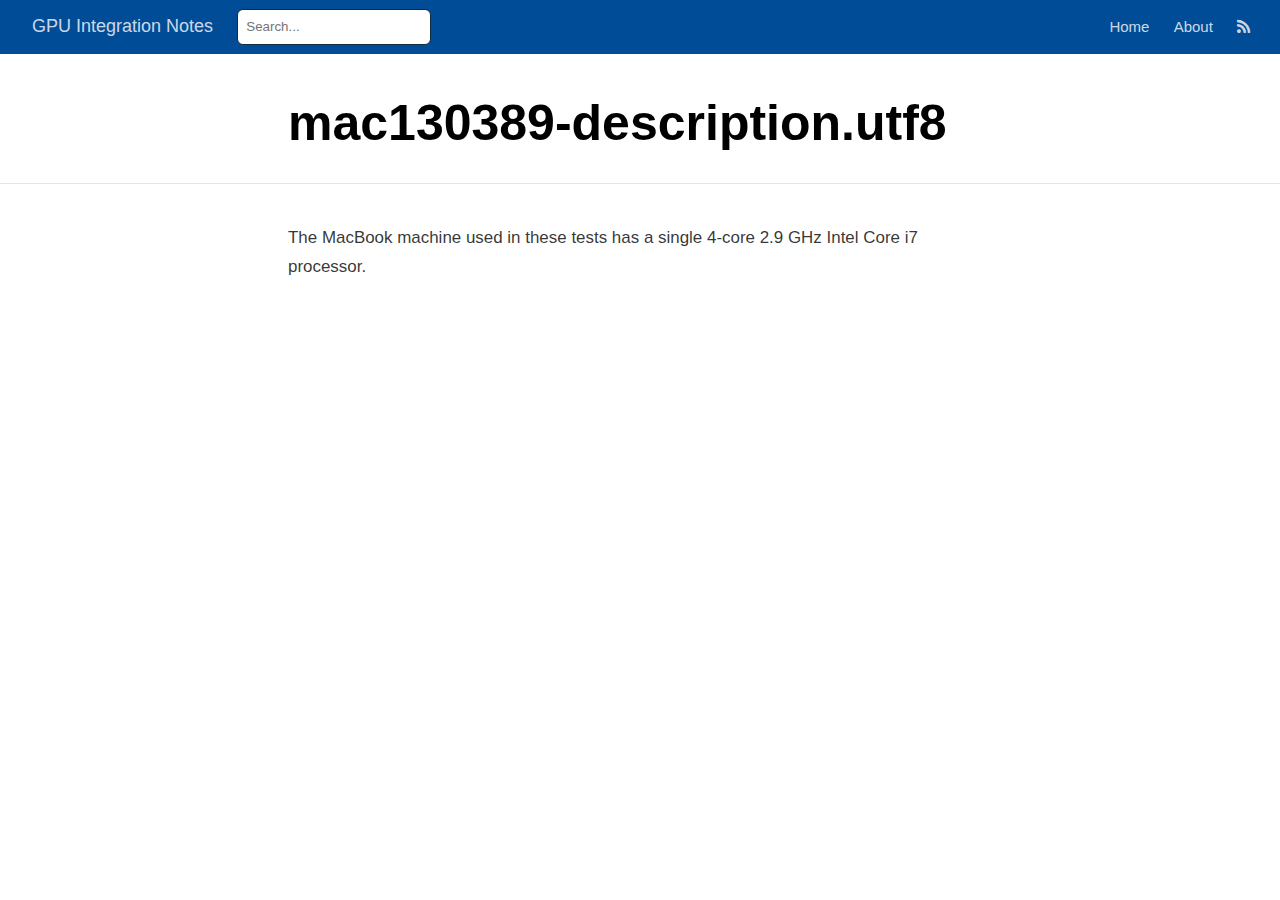
<file: docs/mac130389-description.html>
<!DOCTYPE html>

<html xmlns="http://www.w3.org/1999/xhtml" lang="" xml:lang="">

<head>
  <meta charset="utf-8"/>
  <meta name="viewport" content="width=device-width, initial-scale=1"/>
  <meta http-equiv="X-UA-Compatible" content="IE=Edge,chrome=1"/>
  <meta name="generator" content="distill" />

  <style type="text/css">
  /* Hide doc at startup (prevent jankiness while JS renders/transforms) */
  body {
    visibility: hidden;
  }
  </style>

 <!--radix_placeholder_import_source-->
 <!--/radix_placeholder_import_source-->

<style type="text/css">code{white-space: pre;}</style>
<style type="text/css" data-origin="pandoc">
pre > code.sourceCode { white-space: pre; position: relative; }
pre > code.sourceCode > span { display: inline-block; line-height: 1.25; }
pre > code.sourceCode > span:empty { height: 1.2em; }
.sourceCode { overflow: visible; }
code.sourceCode > span { color: inherit; text-decoration: inherit; }
div.sourceCode { margin: 1em 0; }
pre.sourceCode { margin: 0; }
@media screen {
div.sourceCode { overflow: auto; }
}
@media print {
pre > code.sourceCode { white-space: pre-wrap; }
pre > code.sourceCode > span { text-indent: -5em; padding-left: 5em; }
}
pre.numberSource code
  { counter-reset: source-line 0; }
pre.numberSource code > span
  { position: relative; left: -4em; counter-increment: source-line; }
pre.numberSource code > span > a:first-child::before
  { content: counter(source-line);
    position: relative; left: -1em; text-align: right; vertical-align: baseline;
    border: none; display: inline-block;
    -webkit-touch-callout: none; -webkit-user-select: none;
    -khtml-user-select: none; -moz-user-select: none;
    -ms-user-select: none; user-select: none;
    padding: 0 4px; width: 4em;
    color: #aaaaaa;
  }
pre.numberSource { margin-left: 3em; border-left: 1px solid #aaaaaa;  padding-left: 4px; }
div.sourceCode
  {   }
@media screen {
pre > code.sourceCode > span > a:first-child::before { text-decoration: underline; }
}
code span.al { color: #ad0000; } /* Alert */
code span.an { color: #5e5e5e; } /* Annotation */
code span.at { color: #20794d; } /* Attribute */
code span.bn { color: #ad0000; } /* BaseN */
code span.bu { } /* BuiltIn */
code span.cf { color: #007ba5; } /* ControlFlow */
code span.ch { color: #20794d; } /* Char */
code span.cn { color: #8f5902; } /* Constant */
code span.co { color: #5e5e5e; } /* Comment */
code span.cv { color: #5e5e5e; font-style: italic; } /* CommentVar */
code span.do { color: #5e5e5e; font-style: italic; } /* Documentation */
code span.dt { color: #ad0000; } /* DataType */
code span.dv { color: #ad0000; } /* DecVal */
code span.er { color: #ad0000; } /* Error */
code span.ex { } /* Extension */
code span.fl { color: #ad0000; } /* Float */
code span.fu { color: #4758ab; } /* Function */
code span.im { } /* Import */
code span.in { color: #5e5e5e; } /* Information */
code span.kw { color: #007ba5; } /* Keyword */
code span.op { color: #5e5e5e; } /* Operator */
code span.ot { color: #007ba5; } /* Other */
code span.pp { color: #ad0000; } /* Preprocessor */
code span.sc { color: #20794d; } /* SpecialChar */
code span.ss { color: #20794d; } /* SpecialString */
code span.st { color: #20794d; } /* String */
code span.va { color: #111111; } /* Variable */
code span.vs { color: #20794d; } /* VerbatimString */
code span.wa { color: #5e5e5e; font-style: italic; } /* Warning */
</style>

  <!--radix_placeholder_meta_tags-->
  <title>GPU Integration Notes: Untitled</title>




  <!--  https://developers.facebook.com/docs/sharing/webmasters#markup -->
  <meta property="og:title" content="GPU Integration Notes: Untitled"/>
  <meta property="og:type" content="article"/>
  <meta property="og:locale" content="en_US"/>
  <meta property="og:site_name" content="GPU Integration Notes"/>

  <!--  https://dev.twitter.com/cards/types/summary -->
  <meta property="twitter:card" content="summary"/>
  <meta property="twitter:title" content="GPU Integration Notes: Untitled"/>

  <!--/radix_placeholder_meta_tags-->
  <!--radix_placeholder_rmarkdown_metadata-->

  <script type="text/json" id="radix-rmarkdown-metadata">
  {"type":"list","attributes":{},"value":[]}
  </script>
  <!--/radix_placeholder_rmarkdown_metadata-->
  <!--radix_placeholder_navigation_in_header-->
  <meta name="distill:offset" content=""/>

  <script type="application/javascript">

    window.headroom_prevent_pin = false;

    window.document.addEventListener("DOMContentLoaded", function (event) {

      // initialize headroom for banner
      var header = $('header').get(0);
      var headerHeight = header.offsetHeight;
      var headroom = new Headroom(header, {
        tolerance: 5,
        onPin : function() {
          if (window.headroom_prevent_pin) {
            window.headroom_prevent_pin = false;
            headroom.unpin();
          }
        }
      });
      headroom.init();
      if(window.location.hash)
        headroom.unpin();
      $(header).addClass('headroom--transition');

      // offset scroll location for banner on hash change
      // (see: https://github.com/WickyNilliams/headroom.js/issues/38)
      window.addEventListener("hashchange", function(event) {
        window.scrollTo(0, window.pageYOffset - (headerHeight + 25));
      });

      // responsive menu
      $('.distill-site-header').each(function(i, val) {
        var topnav = $(this);
        var toggle = topnav.find('.nav-toggle');
        toggle.on('click', function() {
          topnav.toggleClass('responsive');
        });
      });

      // nav dropdowns
      $('.nav-dropbtn').click(function(e) {
        $(this).next('.nav-dropdown-content').toggleClass('nav-dropdown-active');
        $(this).parent().siblings('.nav-dropdown')
           .children('.nav-dropdown-content').removeClass('nav-dropdown-active');
      });
      $("body").click(function(e){
        $('.nav-dropdown-content').removeClass('nav-dropdown-active');
      });
      $(".nav-dropdown").click(function(e){
        e.stopPropagation();
      });
    });
  </script>

  <style type="text/css">

  /* Theme (user-documented overrideables for nav appearance) */

  .distill-site-nav {
    color: rgba(255, 255, 255, 0.8);
    background-color: #0F2E3D;
    font-size: 15px;
    font-weight: 300;
  }

  .distill-site-nav a {
    color: inherit;
    text-decoration: none;
  }

  .distill-site-nav a:hover {
    color: white;
  }

  @media print {
    .distill-site-nav {
      display: none;
    }
  }

  .distill-site-header {

  }

  .distill-site-footer {

  }


  /* Site Header */

  .distill-site-header {
    width: 100%;
    box-sizing: border-box;
    z-index: 3;
  }

  .distill-site-header .nav-left {
    display: inline-block;
    margin-left: 8px;
  }

  @media screen and (max-width: 768px) {
    .distill-site-header .nav-left {
      margin-left: 0;
    }
  }


  .distill-site-header .nav-right {
    float: right;
    margin-right: 8px;
  }

  .distill-site-header a,
  .distill-site-header .title {
    display: inline-block;
    text-align: center;
    padding: 14px 10px 14px 10px;
  }

  .distill-site-header .title {
    font-size: 18px;
    min-width: 150px;
  }

  .distill-site-header .logo {
    padding: 0;
  }

  .distill-site-header .logo img {
    display: none;
    max-height: 20px;
    width: auto;
    margin-bottom: -4px;
  }

  .distill-site-header .nav-image img {
    max-height: 18px;
    width: auto;
    display: inline-block;
    margin-bottom: -3px;
  }



  @media screen and (min-width: 1000px) {
    .distill-site-header .logo img {
      display: inline-block;
    }
    .distill-site-header .nav-left {
      margin-left: 20px;
    }
    .distill-site-header .nav-right {
      margin-right: 20px;
    }
    .distill-site-header .title {
      padding-left: 12px;
    }
  }


  .distill-site-header .nav-toggle {
    display: none;
  }

  .nav-dropdown {
    display: inline-block;
    position: relative;
  }

  .nav-dropdown .nav-dropbtn {
    border: none;
    outline: none;
    color: rgba(255, 255, 255, 0.8);
    padding: 16px 10px;
    background-color: transparent;
    font-family: inherit;
    font-size: inherit;
    font-weight: inherit;
    margin: 0;
    margin-top: 1px;
    z-index: 2;
  }

  .nav-dropdown-content {
    display: none;
    position: absolute;
    background-color: white;
    min-width: 200px;
    border: 1px solid rgba(0,0,0,0.15);
    border-radius: 4px;
    box-shadow: 0px 8px 16px 0px rgba(0,0,0,0.1);
    z-index: 1;
    margin-top: 2px;
    white-space: nowrap;
    padding-top: 4px;
    padding-bottom: 4px;
  }

  .nav-dropdown-content hr {
    margin-top: 4px;
    margin-bottom: 4px;
    border: none;
    border-bottom: 1px solid rgba(0, 0, 0, 0.1);
  }

  .nav-dropdown-active {
    display: block;
  }

  .nav-dropdown-content a, .nav-dropdown-content .nav-dropdown-header {
    color: black;
    padding: 6px 24px;
    text-decoration: none;
    display: block;
    text-align: left;
  }

  .nav-dropdown-content .nav-dropdown-header {
    display: block;
    padding: 5px 24px;
    padding-bottom: 0;
    text-transform: uppercase;
    font-size: 14px;
    color: #999999;
    white-space: nowrap;
  }

  .nav-dropdown:hover .nav-dropbtn {
    color: white;
  }

  .nav-dropdown-content a:hover {
    background-color: #ddd;
    color: black;
  }

  .nav-right .nav-dropdown-content {
    margin-left: -45%;
    right: 0;
  }

  @media screen and (max-width: 768px) {
    .distill-site-header a, .distill-site-header .nav-dropdown  {display: none;}
    .distill-site-header a.nav-toggle {
      float: right;
      display: block;
    }
    .distill-site-header .title {
      margin-left: 0;
    }
    .distill-site-header .nav-right {
      margin-right: 0;
    }
    .distill-site-header {
      overflow: hidden;
    }
    .nav-right .nav-dropdown-content {
      margin-left: 0;
    }
  }


  @media screen and (max-width: 768px) {
    .distill-site-header.responsive {position: relative; min-height: 500px; }
    .distill-site-header.responsive a.nav-toggle {
      position: absolute;
      right: 0;
      top: 0;
    }
    .distill-site-header.responsive a,
    .distill-site-header.responsive .nav-dropdown {
      display: block;
      text-align: left;
    }
    .distill-site-header.responsive .nav-left,
    .distill-site-header.responsive .nav-right {
      width: 100%;
    }
    .distill-site-header.responsive .nav-dropdown {float: none;}
    .distill-site-header.responsive .nav-dropdown-content {position: relative;}
    .distill-site-header.responsive .nav-dropdown .nav-dropbtn {
      display: block;
      width: 100%;
      text-align: left;
    }
  }

  /* Site Footer */

  .distill-site-footer {
    width: 100%;
    overflow: hidden;
    box-sizing: border-box;
    z-index: 3;
    margin-top: 30px;
    padding-top: 30px;
    padding-bottom: 30px;
    text-align: center;
  }

  /* Headroom */

  d-title {
    padding-top: 6rem;
  }

  @media print {
    d-title {
      padding-top: 4rem;
    }
  }

  .headroom {
    z-index: 1000;
    position: fixed;
    top: 0;
    left: 0;
    right: 0;
  }

  .headroom--transition {
    transition: all .4s ease-in-out;
  }

  .headroom--unpinned {
    top: -100px;
  }

  .headroom--pinned {
    top: 0;
  }

  </style>

  <link href="site_libs/font-awesome-5.1.0/css/all.css" rel="stylesheet"/>
  <link href="site_libs/font-awesome-5.1.0/css/v4-shims.css" rel="stylesheet"/>
  <script src="site_libs/headroom-0.9.4/headroom.min.js"></script>
  <script src="site_libs/autocomplete-0.37.1/autocomplete.min.js"></script>
  <script src="site_libs/fuse-6.4.1/fuse.min.js"></script>

  <script type="application/javascript">

  function getMeta(metaName) {
    var metas = document.getElementsByTagName('meta');
    for (let i = 0; i < metas.length; i++) {
      if (metas[i].getAttribute('name') === metaName) {
        return metas[i].getAttribute('content');
      }
    }
    return '';
  }

  function offsetURL(url) {
    var offset = getMeta('distill:offset');
    return offset ? offset + '/' + url : url;
  }

  function createFuseIndex() {

    // create fuse index
    var options = {
      keys: [
        { name: 'title', weight: 20 },
        { name: 'categories', weight: 15 },
        { name: 'description', weight: 10 },
        { name: 'contents', weight: 5 },
      ],
      ignoreLocation: true,
      threshold: 0
    };
    var fuse = new window.Fuse([], options);

    // fetch the main search.json
    return fetch(offsetURL('search.json'))
      .then(function(response) {
        if (response.status == 200) {
          return response.json().then(function(json) {
            // index main articles
            json.articles.forEach(function(article) {
              fuse.add(article);
            });
            // download collections and index their articles
            return Promise.all(json.collections.map(function(collection) {
              return fetch(offsetURL(collection)).then(function(response) {
                if (response.status === 200) {
                  return response.json().then(function(articles) {
                    articles.forEach(function(article) {
                      fuse.add(article);
                    });
                  })
                } else {
                  return Promise.reject(
                    new Error('Unexpected status from search index request: ' +
                              response.status)
                  );
                }
              });
            })).then(function() {
              return fuse;
            });
          });

        } else {
          return Promise.reject(
            new Error('Unexpected status from search index request: ' +
                        response.status)
          );
        }
      });
  }

  window.document.addEventListener("DOMContentLoaded", function (event) {

    // get search element (bail if we don't have one)
    var searchEl = window.document.getElementById('distill-search');
    if (!searchEl)
      return;

    createFuseIndex()
      .then(function(fuse) {

        // make search box visible
        searchEl.classList.remove('hidden');

        // initialize autocomplete
        var options = {
          autoselect: true,
          hint: false,
          minLength: 2,
        };
        window.autocomplete(searchEl, options, [{
          source: function(query, callback) {
            const searchOptions = {
              isCaseSensitive: false,
              shouldSort: true,
              minMatchCharLength: 2,
              limit: 10,
            };
            var results = fuse.search(query, searchOptions);
            callback(results
              .map(function(result) { return result.item; })
              .filter(function(item) { return !!item.description; })
            );
          },
          templates: {
            suggestion: function(suggestion) {
              var html = `
                <div class="search-item">
                  <h3>${suggestion.title}</h3>
                  <div class="search-item-description">
                    ${suggestion.description}
                  </div>
                  <div class="search-item-preview">
                    <img src="${suggestion.preview ? offsetURL(suggestion.preview) : ''}"</img>
                  </div>
                </div>
              `;
              return html;
            }
          }
        }]).on('autocomplete:selected', function(event, suggestion) {
          window.location.href = offsetURL(suggestion.path);
        });
        // remove inline display style on autocompleter (we want to
        // manage responsive display via css)
        $('.algolia-autocomplete').css("display", "");
      })
      .catch(function(error) {
        console.log(error);
      });

  });

  </script>

  <style type="text/css">

  /* Algolioa Autocomplete */

  .algolia-autocomplete {
    display: inline-block;
    margin-left: 10px;
    vertical-align: sub;
    background-color: white;
    color: black;
    padding: 6px;
    padding-top: 8px;
    padding-bottom: 0;
    border-radius: 6px;
    border: 1px #0F2E3D solid;
    width: 180px;
  }


  @media screen and (max-width: 768px) {
    .distill-site-nav .algolia-autocomplete {
      display: none;
      visibility: hidden;
    }
    .distill-site-nav.responsive .algolia-autocomplete {
      display: inline-block;
      visibility: visible;
    }
    .distill-site-nav.responsive .algolia-autocomplete .aa-dropdown-menu {
      margin-left: 0;
      width: 400px;
      max-height: 400px;
    }
  }

  .algolia-autocomplete .aa-input, .algolia-autocomplete .aa-hint {
    width: 90%;
    outline: none;
    border: none;
  }

  .algolia-autocomplete .aa-hint {
    color: #999;
  }
  .algolia-autocomplete .aa-dropdown-menu {
    width: 550px;
    max-height: 70vh;
    overflow-x: visible;
    overflow-y: scroll;
    padding: 5px;
    margin-top: 3px;
    margin-left: -150px;
    background-color: #fff;
    border-radius: 5px;
    border: 1px solid #999;
    border-top: none;
  }

  .algolia-autocomplete .aa-dropdown-menu .aa-suggestion {
    cursor: pointer;
    padding: 5px 4px;
    border-bottom: 1px solid #eee;
  }

  .algolia-autocomplete .aa-dropdown-menu .aa-suggestion:last-of-type {
    border-bottom: none;
    margin-bottom: 2px;
  }

  .algolia-autocomplete .aa-dropdown-menu .aa-suggestion .search-item {
    overflow: hidden;
    font-size: 0.8em;
    line-height: 1.4em;
  }

  .algolia-autocomplete .aa-dropdown-menu .aa-suggestion .search-item h3 {
    margin-block-start: 0;
    margin-block-end: 5px;
  }

  .algolia-autocomplete .aa-dropdown-menu .aa-suggestion .search-item-description {
    display: inline-block;
    overflow: hidden;
    height: 2.8em;
    width: 80%;
    margin-right: 4%;
  }

  .algolia-autocomplete .aa-dropdown-menu .aa-suggestion .search-item-preview {
    display: inline-block;
    width: 15%;
  }

  .algolia-autocomplete .aa-dropdown-menu .aa-suggestion .search-item-preview img {
    height: 3em;
    width: auto;
    display: none;
  }

  .algolia-autocomplete .aa-dropdown-menu .aa-suggestion .search-item-preview img[src] {
    display: initial;
  }

  .algolia-autocomplete .aa-dropdown-menu .aa-suggestion.aa-cursor {
    background-color: #eee;
  }
  .algolia-autocomplete .aa-dropdown-menu .aa-suggestion em {
    font-weight: bold;
    font-style: normal;
  }

  </style>


  <!--/radix_placeholder_navigation_in_header-->
  <!--radix_placeholder_distill-->

  <style type="text/css">

  body {
    background-color: white;
  }

  .pandoc-table {
    width: 100%;
  }

  .pandoc-table>caption {
    margin-bottom: 10px;
  }

  .pandoc-table th:not([align]) {
    text-align: left;
  }

  .pagedtable-footer {
    font-size: 15px;
  }

  d-byline .byline {
    grid-template-columns: 2fr 2fr;
  }

  d-byline .byline h3 {
    margin-block-start: 1.5em;
  }

  d-byline .byline .authors-affiliations h3 {
    margin-block-start: 0.5em;
  }

  .authors-affiliations .orcid-id {
    width: 16px;
    height:16px;
    margin-left: 4px;
    margin-right: 4px;
    vertical-align: middle;
    padding-bottom: 2px;
  }

  d-title .dt-tags {
    margin-top: 1em;
    grid-column: text;
  }

  .dt-tags .dt-tag {
    text-decoration: none;
    display: inline-block;
    color: rgba(0,0,0,0.6);
    padding: 0em 0.4em;
    margin-right: 0.5em;
    margin-bottom: 0.4em;
    font-size: 70%;
    border: 1px solid rgba(0,0,0,0.2);
    border-radius: 3px;
    text-transform: uppercase;
    font-weight: 500;
  }

  d-article table.gt_table td,
  d-article table.gt_table th {
    border-bottom: none;
  }

  .html-widget {
    margin-bottom: 2.0em;
  }

  .l-screen-inset {
    padding-right: 16px;
  }

  .l-screen .caption {
    margin-left: 10px;
  }

  .shaded {
    background: rgb(247, 247, 247);
    padding-top: 20px;
    padding-bottom: 20px;
    border-top: 1px solid rgba(0, 0, 0, 0.1);
    border-bottom: 1px solid rgba(0, 0, 0, 0.1);
  }

  .shaded .html-widget {
    margin-bottom: 0;
    border: 1px solid rgba(0, 0, 0, 0.1);
  }

  .shaded .shaded-content {
    background: white;
  }

  .text-output {
    margin-top: 0;
    line-height: 1.5em;
  }

  .hidden {
    display: none !important;
  }

  d-article {
    padding-top: 2.5rem;
    padding-bottom: 30px;
  }

  d-appendix {
    padding-top: 30px;
  }

  d-article>p>img {
    width: 100%;
  }

  d-article h2 {
    margin: 1rem 0 1.5rem 0;
  }

  d-article h3 {
    margin-top: 1.5rem;
  }

  d-article iframe {
    border: 1px solid rgba(0, 0, 0, 0.1);
    margin-bottom: 2.0em;
    width: 100%;
  }

  /* Tweak code blocks */

  d-article div.sourceCode code,
  d-article pre code {
    font-family: Consolas, Monaco, 'Andale Mono', 'Ubuntu Mono', monospace;
  }

  d-article pre,
  d-article div.sourceCode,
  d-article div.sourceCode pre {
    overflow: auto;
  }

  d-article div.sourceCode {
    background-color: white;
  }

  d-article div.sourceCode pre {
    padding-left: 10px;
    font-size: 12px;
    border-left: 2px solid rgba(0,0,0,0.1);
  }

  d-article pre {
    font-size: 12px;
    color: black;
    background: none;
    margin-top: 0;
    text-align: left;
    white-space: pre;
    word-spacing: normal;
    word-break: normal;
    word-wrap: normal;
    line-height: 1.5;

    -moz-tab-size: 4;
    -o-tab-size: 4;
    tab-size: 4;

    -webkit-hyphens: none;
    -moz-hyphens: none;
    -ms-hyphens: none;
    hyphens: none;
  }

  d-article pre a {
    border-bottom: none;
  }

  d-article pre a:hover {
    border-bottom: none;
    text-decoration: underline;
  }

  @media(min-width: 768px) {

  d-article pre,
  d-article div.sourceCode,
  d-article div.sourceCode pre {
    overflow: visible !important;
  }

  d-article div.sourceCode pre {
    padding-left: 18px;
    font-size: 14px;
  }

  d-article pre {
    font-size: 14px;
  }

  }

  figure img.external {
    background: white;
    border: 1px solid rgba(0, 0, 0, 0.1);
    box-shadow: 0 1px 8px rgba(0, 0, 0, 0.1);
    padding: 18px;
    box-sizing: border-box;
  }

  /* CSS for d-contents */

  .d-contents {
    grid-column: text;
    color: rgba(0,0,0,0.8);
    font-size: 0.9em;
    padding-bottom: 1em;
    margin-bottom: 1em;
    padding-bottom: 0.5em;
    margin-bottom: 1em;
    padding-left: 0.25em;
    justify-self: start;
  }

  @media(min-width: 1000px) {
    .d-contents.d-contents-float {
      height: 0;
      grid-column-start: 1;
      grid-column-end: 4;
      justify-self: center;
      padding-right: 3em;
      padding-left: 2em;
    }
  }

  .d-contents nav h3 {
    font-size: 18px;
    margin-top: 0;
    margin-bottom: 1em;
  }

  .d-contents li {
    list-style-type: none
  }

  .d-contents nav > ul {
    padding-left: 0;
  }

  .d-contents ul {
    padding-left: 1em
  }

  .d-contents nav ul li {
    margin-top: 0.6em;
    margin-bottom: 0.2em;
  }

  .d-contents nav a {
    font-size: 13px;
    border-bottom: none;
    text-decoration: none
    color: rgba(0, 0, 0, 0.8);
  }

  .d-contents nav a:hover {
    text-decoration: underline solid rgba(0, 0, 0, 0.6)
  }

  .d-contents nav > ul > li > a {
    font-weight: 600;
  }

  .d-contents nav > ul > li > ul {
    font-weight: inherit;
  }

  .d-contents nav > ul > li > ul > li {
    margin-top: 0.2em;
  }


  .d-contents nav ul {
    margin-top: 0;
    margin-bottom: 0.25em;
  }

  .d-article-with-toc h2:nth-child(2) {
    margin-top: 0;
  }


  /* Figure */

  .figure {
    position: relative;
    margin-bottom: 2.5em;
    margin-top: 1.5em;
  }

  .figure img {
    width: 100%;
  }

  .figure .caption {
    color: rgba(0, 0, 0, 0.6);
    font-size: 12px;
    line-height: 1.5em;
  }

  .figure img.external {
    background: white;
    border: 1px solid rgba(0, 0, 0, 0.1);
    box-shadow: 0 1px 8px rgba(0, 0, 0, 0.1);
    padding: 18px;
    box-sizing: border-box;
  }

  .figure .caption a {
    color: rgba(0, 0, 0, 0.6);
  }

  .figure .caption b,
  .figure .caption strong, {
    font-weight: 600;
    color: rgba(0, 0, 0, 1.0);
  }

  /* Citations */

  d-article .citation {
    color: inherit;
    cursor: inherit;
  }

  div.hanging-indent{
    margin-left: 1em; text-indent: -1em;
  }


  /* Tweak 1000px media break to show more text */

  @media(min-width: 1000px) {
    .base-grid,
    distill-header,
    d-title,
    d-abstract,
    d-article,
    d-appendix,
    distill-appendix,
    d-byline,
    d-footnote-list,
    d-citation-list,
    distill-footer {
      grid-template-columns: [screen-start] 1fr [page-start kicker-start] 80px [middle-start] 50px [text-start kicker-end] 65px 65px 65px 65px 65px 65px 65px 65px [text-end gutter-start] 65px [middle-end] 65px [page-end gutter-end] 1fr [screen-end];
      grid-column-gap: 16px;
    }

    .grid {
      grid-column-gap: 16px;
    }

    d-article {
      font-size: 1.06rem;
      line-height: 1.7em;
    }
    figure .caption, .figure .caption, figure figcaption {
      font-size: 13px;
    }
  }

  @media(min-width: 1180px) {
    .base-grid,
    distill-header,
    d-title,
    d-abstract,
    d-article,
    d-appendix,
    distill-appendix,
    d-byline,
    d-footnote-list,
    d-citation-list,
    distill-footer {
      grid-template-columns: [screen-start] 1fr [page-start kicker-start] 60px [middle-start] 60px [text-start kicker-end] 60px 60px 60px 60px 60px 60px 60px 60px [text-end gutter-start] 60px [middle-end] 60px [page-end gutter-end] 1fr [screen-end];
      grid-column-gap: 32px;
    }

    .grid {
      grid-column-gap: 32px;
    }
  }


  /* Get the citation styles for the appendix (not auto-injected on render since
     we do our own rendering of the citation appendix) */

  d-appendix .citation-appendix,
  .d-appendix .citation-appendix {
    font-size: 11px;
    line-height: 15px;
    border-left: 1px solid rgba(0, 0, 0, 0.1);
    padding-left: 18px;
    border: 1px solid rgba(0,0,0,0.1);
    background: rgba(0, 0, 0, 0.02);
    padding: 10px 18px;
    border-radius: 3px;
    color: rgba(150, 150, 150, 1);
    overflow: hidden;
    margin-top: -12px;
    white-space: pre-wrap;
    word-wrap: break-word;
  }

  /* Include appendix styles here so they can be overridden */

  d-appendix {
    contain: layout style;
    font-size: 0.8em;
    line-height: 1.7em;
    margin-top: 60px;
    margin-bottom: 0;
    border-top: 1px solid rgba(0, 0, 0, 0.1);
    color: rgba(0,0,0,0.5);
    padding-top: 60px;
    padding-bottom: 48px;
  }

  d-appendix h3 {
    grid-column: page-start / text-start;
    font-size: 15px;
    font-weight: 500;
    margin-top: 1em;
    margin-bottom: 0;
    color: rgba(0,0,0,0.65);
  }

  d-appendix h3 + * {
    margin-top: 1em;
  }

  d-appendix ol {
    padding: 0 0 0 15px;
  }

  @media (min-width: 768px) {
    d-appendix ol {
      padding: 0 0 0 30px;
      margin-left: -30px;
    }
  }

  d-appendix li {
    margin-bottom: 1em;
  }

  d-appendix a {
    color: rgba(0, 0, 0, 0.6);
  }

  d-appendix > * {
    grid-column: text;
  }

  d-appendix > d-footnote-list,
  d-appendix > d-citation-list,
  d-appendix > distill-appendix {
    grid-column: screen;
  }

  /* Include footnote styles here so they can be overridden */

  d-footnote-list {
    contain: layout style;
  }

  d-footnote-list > * {
    grid-column: text;
  }

  d-footnote-list a.footnote-backlink {
    color: rgba(0,0,0,0.3);
    padding-left: 0.5em;
  }



  /* Anchor.js */

  .anchorjs-link {
    /*transition: all .25s linear; */
    text-decoration: none;
    border-bottom: none;
  }
  *:hover > .anchorjs-link {
    margin-left: -1.125em !important;
    text-decoration: none;
    border-bottom: none;
  }

  /* Social footer */

  .social_footer {
    margin-top: 30px;
    margin-bottom: 0;
    color: rgba(0,0,0,0.67);
  }

  .disqus-comments {
    margin-right: 30px;
  }

  .disqus-comment-count {
    border-bottom: 1px solid rgba(0, 0, 0, 0.4);
    cursor: pointer;
  }

  #disqus_thread {
    margin-top: 30px;
  }

  .article-sharing a {
    border-bottom: none;
    margin-right: 8px;
  }

  .article-sharing a:hover {
    border-bottom: none;
  }

  .sidebar-section.subscribe {
    font-size: 12px;
    line-height: 1.6em;
  }

  .subscribe p {
    margin-bottom: 0.5em;
  }


  .article-footer .subscribe {
    font-size: 15px;
    margin-top: 45px;
  }


  .sidebar-section.custom {
    font-size: 12px;
    line-height: 1.6em;
  }

  .custom p {
    margin-bottom: 0.5em;
  }

  /* Styles for listing layout (hide title) */
  .layout-listing d-title, .layout-listing .d-title {
    display: none;
  }

  /* Styles for posts lists (not auto-injected) */


  .posts-with-sidebar {
    padding-left: 45px;
    padding-right: 45px;
  }

  .posts-list .description h2,
  .posts-list .description p {
    font-family: -apple-system, BlinkMacSystemFont, "Segoe UI", Roboto, Oxygen, Ubuntu, Cantarell, "Fira Sans", "Droid Sans", "Helvetica Neue", Arial, sans-serif;
  }

  .posts-list .description h2 {
    font-weight: 700;
    border-bottom: none;
    padding-bottom: 0;
  }

  .posts-list h2.post-tag {
    border-bottom: 1px solid rgba(0, 0, 0, 0.2);
    padding-bottom: 12px;
  }
  .posts-list {
    margin-top: 60px;
    margin-bottom: 24px;
  }

  .posts-list .post-preview {
    text-decoration: none;
    overflow: hidden;
    display: block;
    border-bottom: 1px solid rgba(0, 0, 0, 0.1);
    padding: 24px 0;
  }

  .post-preview-last {
    border-bottom: none !important;
  }

  .posts-list .posts-list-caption {
    grid-column: screen;
    font-weight: 400;
  }

  .posts-list .post-preview h2 {
    margin: 0 0 6px 0;
    line-height: 1.2em;
    font-style: normal;
    font-size: 24px;
  }

  .posts-list .post-preview p {
    margin: 0 0 12px 0;
    line-height: 1.4em;
    font-size: 16px;
  }

  .posts-list .post-preview .thumbnail {
    box-sizing: border-box;
    margin-bottom: 24px;
    position: relative;
    max-width: 500px;
  }
  .posts-list .post-preview img {
    width: 100%;
    display: block;
  }

  .posts-list .metadata {
    font-size: 12px;
    line-height: 1.4em;
    margin-bottom: 18px;
  }

  .posts-list .metadata > * {
    display: inline-block;
  }

  .posts-list .metadata .publishedDate {
    margin-right: 2em;
  }

  .posts-list .metadata .dt-authors {
    display: block;
    margin-top: 0.3em;
    margin-right: 2em;
  }

  .posts-list .dt-tags {
    display: block;
    line-height: 1em;
  }

  .posts-list .dt-tags .dt-tag {
    display: inline-block;
    color: rgba(0,0,0,0.6);
    padding: 0.3em 0.4em;
    margin-right: 0.2em;
    margin-bottom: 0.4em;
    font-size: 60%;
    border: 1px solid rgba(0,0,0,0.2);
    border-radius: 3px;
    text-transform: uppercase;
    font-weight: 500;
  }

  .posts-list img {
    opacity: 1;
  }

  .posts-list img[data-src] {
    opacity: 0;
  }

  .posts-more {
    clear: both;
  }


  .posts-sidebar {
    font-size: 16px;
  }

  .posts-sidebar h3 {
    font-size: 16px;
    margin-top: 0;
    margin-bottom: 0.5em;
    font-weight: 400;
    text-transform: uppercase;
  }

  .sidebar-section {
    margin-bottom: 30px;
  }

  .categories ul {
    list-style-type: none;
    margin: 0;
    padding: 0;
  }

  .categories li {
    color: rgba(0, 0, 0, 0.8);
    margin-bottom: 0;
  }

  .categories li>a {
    border-bottom: none;
  }

  .categories li>a:hover {
    border-bottom: 1px solid rgba(0, 0, 0, 0.4);
  }

  .categories .active {
    font-weight: 600;
  }

  .categories .category-count {
    color: rgba(0, 0, 0, 0.4);
  }


  @media(min-width: 768px) {
    .posts-list .post-preview h2 {
      font-size: 26px;
    }
    .posts-list .post-preview .thumbnail {
      float: right;
      width: 30%;
      margin-bottom: 0;
    }
    .posts-list .post-preview .description {
      float: left;
      width: 45%;
    }
    .posts-list .post-preview .metadata {
      float: left;
      width: 20%;
      margin-top: 8px;
    }
    .posts-list .post-preview p {
      margin: 0 0 12px 0;
      line-height: 1.5em;
      font-size: 16px;
    }
    .posts-with-sidebar .posts-list {
      float: left;
      width: 75%;
    }
    .posts-with-sidebar .posts-sidebar {
      float: right;
      width: 20%;
      margin-top: 60px;
      padding-top: 24px;
      padding-bottom: 24px;
    }
  }


  /* Improve display for browsers without grid (IE/Edge <= 15) */

  .downlevel {
    line-height: 1.6em;
    font-family: -apple-system, BlinkMacSystemFont, "Segoe UI", Roboto, Oxygen, Ubuntu, Cantarell, "Fira Sans", "Droid Sans", "Helvetica Neue", Arial, sans-serif;
    margin: 0;
  }

  .downlevel .d-title {
    padding-top: 6rem;
    padding-bottom: 1.5rem;
  }

  .downlevel .d-title h1 {
    font-size: 50px;
    font-weight: 700;
    line-height: 1.1em;
    margin: 0 0 0.5rem;
  }

  .downlevel .d-title p {
    font-weight: 300;
    font-size: 1.2rem;
    line-height: 1.55em;
    margin-top: 0;
  }

  .downlevel .d-byline {
    padding-top: 0.8em;
    padding-bottom: 0.8em;
    font-size: 0.8rem;
    line-height: 1.8em;
  }

  .downlevel .section-separator {
    border: none;
    border-top: 1px solid rgba(0, 0, 0, 0.1);
  }

  .downlevel .d-article {
    font-size: 1.06rem;
    line-height: 1.7em;
    padding-top: 1rem;
    padding-bottom: 2rem;
  }


  .downlevel .d-appendix {
    padding-left: 0;
    padding-right: 0;
    max-width: none;
    font-size: 0.8em;
    line-height: 1.7em;
    margin-bottom: 0;
    color: rgba(0,0,0,0.5);
    padding-top: 40px;
    padding-bottom: 48px;
  }

  .downlevel .footnotes ol {
    padding-left: 13px;
  }

  .downlevel .base-grid,
  .downlevel .distill-header,
  .downlevel .d-title,
  .downlevel .d-abstract,
  .downlevel .d-article,
  .downlevel .d-appendix,
  .downlevel .distill-appendix,
  .downlevel .d-byline,
  .downlevel .d-footnote-list,
  .downlevel .d-citation-list,
  .downlevel .distill-footer,
  .downlevel .appendix-bottom,
  .downlevel .posts-container {
    padding-left: 40px;
    padding-right: 40px;
  }

  @media(min-width: 768px) {
    .downlevel .base-grid,
    .downlevel .distill-header,
    .downlevel .d-title,
    .downlevel .d-abstract,
    .downlevel .d-article,
    .downlevel .d-appendix,
    .downlevel .distill-appendix,
    .downlevel .d-byline,
    .downlevel .d-footnote-list,
    .downlevel .d-citation-list,
    .downlevel .distill-footer,
    .downlevel .appendix-bottom,
    .downlevel .posts-container {
    padding-left: 150px;
    padding-right: 150px;
    max-width: 900px;
  }
  }

  .downlevel pre code {
    display: block;
    border-left: 2px solid rgba(0, 0, 0, .1);
    padding: 0 0 0 20px;
    font-size: 14px;
  }

  .downlevel code, .downlevel pre {
    color: black;
    background: none;
    font-family: Consolas, Monaco, 'Andale Mono', 'Ubuntu Mono', monospace;
    text-align: left;
    white-space: pre;
    word-spacing: normal;
    word-break: normal;
    word-wrap: normal;
    line-height: 1.5;

    -moz-tab-size: 4;
    -o-tab-size: 4;
    tab-size: 4;

    -webkit-hyphens: none;
    -moz-hyphens: none;
    -ms-hyphens: none;
    hyphens: none;
  }

  .downlevel .posts-list .post-preview {
    color: inherit;
  }



  </style>

  <script type="application/javascript">

  function is_downlevel_browser() {
    if (bowser.isUnsupportedBrowser({ msie: "12", msedge: "16"},
                                   window.navigator.userAgent)) {
      return true;
    } else {
      return window.load_distill_framework === undefined;
    }
  }

  // show body when load is complete
  function on_load_complete() {

    // add anchors
    if (window.anchors) {
      window.anchors.options.placement = 'left';
      window.anchors.add('d-article > h2, d-article > h3, d-article > h4, d-article > h5');
    }


    // set body to visible
    document.body.style.visibility = 'visible';

    // force redraw for leaflet widgets
    if (window.HTMLWidgets) {
      var maps = window.HTMLWidgets.findAll(".leaflet");
      $.each(maps, function(i, el) {
        var map = this.getMap();
        map.invalidateSize();
        map.eachLayer(function(layer) {
          if (layer instanceof L.TileLayer)
            layer.redraw();
        });
      });
    }

    // trigger 'shown' so htmlwidgets resize
    $('d-article').trigger('shown');
  }

  function init_distill() {

    init_common();

    // create front matter
    var front_matter = $('<d-front-matter></d-front-matter>');
    $('#distill-front-matter').wrap(front_matter);

    // create d-title
    $('.d-title').changeElementType('d-title');

    // create d-byline
    var byline = $('<d-byline></d-byline>');
    $('.d-byline').replaceWith(byline);

    // create d-article
    var article = $('<d-article></d-article>');
    $('.d-article').wrap(article).children().unwrap();

    // move posts container into article
    $('.posts-container').appendTo($('d-article'));

    // create d-appendix
    $('.d-appendix').changeElementType('d-appendix');

    // flag indicating that we have appendix items
    var appendix = $('.appendix-bottom').children('h3').length > 0;

    // replace footnotes with <d-footnote>
    $('.footnote-ref').each(function(i, val) {
      appendix = true;
      var href = $(this).attr('href');
      var id = href.replace('#', '');
      var fn = $('#' + id);
      var fn_p = $('#' + id + '>p');
      fn_p.find('.footnote-back').remove();
      var text = fn_p.html();
      var dtfn = $('<d-footnote></d-footnote>');
      dtfn.html(text);
      $(this).replaceWith(dtfn);
    });
    // remove footnotes
    $('.footnotes').remove();

    // move refs into #references-listing
    $('#references-listing').replaceWith($('#refs'));

    $('h1.appendix, h2.appendix').each(function(i, val) {
      $(this).changeElementType('h3');
    });
    $('h3.appendix').each(function(i, val) {
      var id = $(this).attr('id');
      $('.d-contents a[href="#' + id + '"]').parent().remove();
      appendix = true;
      $(this).nextUntil($('h1, h2, h3')).addBack().appendTo($('d-appendix'));
    });

    // show d-appendix if we have appendix content
    $("d-appendix").css('display', appendix ? 'grid' : 'none');

    // localize layout chunks to just output
    $('.layout-chunk').each(function(i, val) {

      // capture layout
      var layout = $(this).attr('data-layout');

      // apply layout to markdown level block elements
      var elements = $(this).children().not('div.sourceCode, pre, script');
      elements.each(function(i, el) {
        var layout_div = $('<div class="' + layout + '"></div>');
        if (layout_div.hasClass('shaded')) {
          var shaded_content = $('<div class="shaded-content"></div>');
          $(this).wrap(shaded_content);
          $(this).parent().wrap(layout_div);
        } else {
          $(this).wrap(layout_div);
        }
      });


      // unwrap the layout-chunk div
      $(this).children().unwrap();
    });

    // remove code block used to force  highlighting css
    $('.distill-force-highlighting-css').parent().remove();

    // remove empty line numbers inserted by pandoc when using a
    // custom syntax highlighting theme
    $('code.sourceCode a:empty').remove();

    // load distill framework
    load_distill_framework();

    // wait for window.distillRunlevel == 4 to do post processing
    function distill_post_process() {

      if (!window.distillRunlevel || window.distillRunlevel < 4)
        return;

      // hide author/affiliations entirely if we have no authors
      var front_matter = JSON.parse($("#distill-front-matter").html());
      var have_authors = front_matter.authors && front_matter.authors.length > 0;
      if (!have_authors)
        $('d-byline').addClass('hidden');

      // article with toc class
      $('.d-contents').parent().addClass('d-article-with-toc');

      // strip links that point to #
      $('.authors-affiliations').find('a[href="#"]').removeAttr('href');

      // add orcid ids
      $('.authors-affiliations').find('.author').each(function(i, el) {
        var orcid_id = front_matter.authors[i].orcidID;
        if (orcid_id) {
          var a = $('<a></a>');
          a.attr('href', 'https://orcid.org/' + orcid_id);
          var img = $('<img></img>');
          img.addClass('orcid-id');
          img.attr('alt', 'ORCID ID');
          img.attr('src','[data-uri]');
          a.append(img);
          $(this).append(a);
        }
      });

      // hide elements of author/affiliations grid that have no value
      function hide_byline_column(caption) {
        $('d-byline').find('h3:contains("' + caption + '")').parent().css('visibility', 'hidden');
      }

      // affiliations
      var have_affiliations = false;
      for (var i = 0; i<front_matter.authors.length; ++i) {
        var author = front_matter.authors[i];
        if (author.affiliation !== "&nbsp;") {
          have_affiliations = true;
          break;
        }
      }
      if (!have_affiliations)
        $('d-byline').find('h3:contains("Affiliations")').css('visibility', 'hidden');

      // published date
      if (!front_matter.publishedDate)
        hide_byline_column("Published");

      // document object identifier
      var doi = $('d-byline').find('h3:contains("DOI")');
      var doi_p = doi.next().empty();
      if (!front_matter.doi) {
        // if we have a citation and valid citationText then link to that
        if ($('#citation').length > 0 && front_matter.citationText) {
          doi.html('Citation');
          $('<a href="#citation"></a>')
            .text(front_matter.citationText)
            .appendTo(doi_p);
        } else {
          hide_byline_column("DOI");
        }
      } else {
        $('<a></a>')
           .attr('href', "https://doi.org/" + front_matter.doi)
           .html(front_matter.doi)
           .appendTo(doi_p);
      }

       // change plural form of authors/affiliations
      if (front_matter.authors.length === 1) {
        var grid = $('.authors-affiliations');
        grid.children('h3:contains("Authors")').text('Author');
        grid.children('h3:contains("Affiliations")').text('Affiliation');
      }

      // remove d-appendix and d-footnote-list local styles
      $('d-appendix > style:first-child').remove();
      $('d-footnote-list > style:first-child').remove();

      // move appendix-bottom entries to the bottom
      $('.appendix-bottom').appendTo('d-appendix').children().unwrap();
      $('.appendix-bottom').remove();

      // clear polling timer
      clearInterval(tid);

      // show body now that everything is ready
      on_load_complete();
    }

    var tid = setInterval(distill_post_process, 50);
    distill_post_process();

  }

  function init_downlevel() {

    init_common();

     // insert hr after d-title
    $('.d-title').after($('<hr class="section-separator"/>'));

    // check if we have authors
    var front_matter = JSON.parse($("#distill-front-matter").html());
    var have_authors = front_matter.authors && front_matter.authors.length > 0;

    // manage byline/border
    if (!have_authors)
      $('.d-byline').remove();
    $('.d-byline').after($('<hr class="section-separator"/>'));
    $('.d-byline a').remove();

    // remove toc
    $('.d-contents').remove();

    // move appendix elements
    $('h1.appendix, h2.appendix').each(function(i, val) {
      $(this).changeElementType('h3');
    });
    $('h3.appendix').each(function(i, val) {
      $(this).nextUntil($('h1, h2, h3')).addBack().appendTo($('.d-appendix'));
    });


    // inject headers into references and footnotes
    var refs_header = $('<h3></h3>');
    refs_header.text('References');
    $('#refs').prepend(refs_header);

    var footnotes_header = $('<h3></h3');
    footnotes_header.text('Footnotes');
    $('.footnotes').children('hr').first().replaceWith(footnotes_header);

    // move appendix-bottom entries to the bottom
    $('.appendix-bottom').appendTo('.d-appendix').children().unwrap();
    $('.appendix-bottom').remove();

    // remove appendix if it's empty
    if ($('.d-appendix').children().length === 0)
      $('.d-appendix').remove();

    // prepend separator above appendix
    $('.d-appendix').before($('<hr class="section-separator" style="clear: both"/>'));

    // trim code
    $('pre>code').each(function(i, val) {
      $(this).html($.trim($(this).html()));
    });

    // move posts-container right before article
    $('.posts-container').insertBefore($('.d-article'));

    $('body').addClass('downlevel');

    on_load_complete();
  }


  function init_common() {

    // jquery plugin to change element types
    (function($) {
      $.fn.changeElementType = function(newType) {
        var attrs = {};

        $.each(this[0].attributes, function(idx, attr) {
          attrs[attr.nodeName] = attr.nodeValue;
        });

        this.replaceWith(function() {
          return $("<" + newType + "/>", attrs).append($(this).contents());
        });
      };
    })(jQuery);

    // prevent underline for linked images
    $('a > img').parent().css({'border-bottom' : 'none'});

    // mark non-body figures created by knitr chunks as 100% width
    $('.layout-chunk').each(function(i, val) {
      var figures = $(this).find('img, .html-widget');
      if ($(this).attr('data-layout') !== "l-body") {
        figures.css('width', '100%');
      } else {
        figures.css('max-width', '100%');
        figures.filter("[width]").each(function(i, val) {
          var fig = $(this);
          fig.css('width', fig.attr('width') + 'px');
        });

      }
    });

    // auto-append index.html to post-preview links in file: protocol
    // and in rstudio ide preview
    $('.post-preview').each(function(i, val) {
      if (window.location.protocol === "file:")
        $(this).attr('href', $(this).attr('href') + "index.html");
    });

    // get rid of index.html references in header
    if (window.location.protocol !== "file:") {
      $('.distill-site-header a[href]').each(function(i,val) {
        $(this).attr('href', $(this).attr('href').replace("index.html", "./"));
      });
    }

    // add class to pandoc style tables
    $('tr.header').parent('thead').parent('table').addClass('pandoc-table');
    $('.kable-table').children('table').addClass('pandoc-table');

    // add figcaption style to table captions
    $('caption').parent('table').addClass("figcaption");

    // initialize posts list
    if (window.init_posts_list)
      window.init_posts_list();

    // implmement disqus comment link
    $('.disqus-comment-count').click(function() {
      window.headroom_prevent_pin = true;
      $('#disqus_thread').toggleClass('hidden');
      if (!$('#disqus_thread').hasClass('hidden')) {
        var offset = $(this).offset();
        $(window).resize();
        $('html, body').animate({
          scrollTop: offset.top - 35
        });
      }
    });
  }

  document.addEventListener('DOMContentLoaded', function() {
    if (is_downlevel_browser())
      init_downlevel();
    else
      window.addEventListener('WebComponentsReady', init_distill);
  });

  </script>

  <style type="text/css">
  /* base variables */

  /* Edit the CSS properties in this file to create a custom
     Distill theme. Only edit values in the right column
     for each row; values shown are the CSS defaults.
     To return any property to the default,
     you may set its value to: unset
     All rows must end with a semi-colon.                      */

  /* Optional: embed custom fonts here with `@import`          */
  /* This must remain at the top of this file.                 */



  html {
    /*-- Main font sizes --*/
    --title-size:      50px;
    --body-size:       1.06rem;
    --code-size:       14px;
    --aside-size:      12px;
    --fig-cap-size:    13px;
    /*-- Main font colors --*/
    --title-color:     #000000;
    --header-color:    rgba(0, 0, 0, 0.8);
    --body-color:      rgba(0, 0, 0, 0.8);
    --aside-color:     rgba(0, 0, 0, 0.6);
    --fig-cap-color:   rgba(0, 0, 0, 0.6);
    /*-- Specify custom fonts ~~~ must be imported above   --*/
    --heading-font:    sans-serif;
    --mono-font:       monospace;
    --body-font:       sans-serif;
    --navbar-font:     sans-serif;  /* websites + blogs only */
  }

  /*-- ARTICLE METADATA --*/
  d-byline {
    --heading-size:    0.6rem;
    --heading-color:   rgba(0, 0, 0, 0.5);
    --body-size:       0.8rem;
    --body-color:      rgba(0, 0, 0, 0.8);
  }

  /*-- ARTICLE TABLE OF CONTENTS --*/
  .d-contents {
    --heading-size:    18px;
    --contents-size:   13px;
  }

  /*-- ARTICLE APPENDIX --*/
  d-appendix {
    --heading-size:    15px;
    --heading-color:   rgba(0, 0, 0, 0.65);
    --text-size:       0.8em;
    --text-color:      rgba(0, 0, 0, 0.5);
  }

  /*-- WEBSITE HEADER + FOOTER --*/
  /* These properties only apply to Distill sites and blogs  */

  .distill-site-header {
    --title-size:       18px;
    --text-color:       rgba(255, 255, 255, 0.8);
    --text-size:        15px;
    --hover-color:      white;
    --bkgd-color:       #0F2E3D;
  }

  .distill-site-footer {
    --text-color:       rgba(255, 255, 255, 0.8);
    --text-size:        15px;
    --hover-color:      white;
    --bkgd-color:       #0F2E3D;
  }

  /*-- Additional custom styles --*/
  /* Add any additional CSS rules below                      */
  </style>
  <style type="text/css">
  /* base variables */

  /* Edit the CSS properties in this file to create a custom
     Distill theme. Only edit values in the right column
     for each row; values shown are the CSS defaults.
     To return any property to the default,
     you may set its value to: unset
     All rows must end with a semi-colon.                      */

  /* Optional: embed custom fonts here with `@import`          */
  /* This must remain at the top of this file.                 */



  html {
    /*-- Main font sizes --*/
    --title-size:      50px;
    --body-size:       1.06rem;
    --code-size:       14px;
    --aside-size:      12px;
    --fig-cap-size:    13px;
    /*-- Main font colors --*/
    --title-color:     #000000;
    --header-color:    rgba(0, 0, 0, 0.8);
    --body-color:      rgba(0, 0, 0, 0.8);
    --aside-color:     rgba(0, 0, 0, 0.6);
    --fig-cap-color:   rgba(0, 0, 0, 0.6);
    /*-- Specify custom fonts ~~~ must be imported above   --*/
    --heading-font:    sans-serif;
    --mono-font:       monospace;
    --body-font:       sans-serif;
    --navbar-font:     sans-serif;  /* websites + blogs only */
  }

  /*-- ARTICLE METADATA --*/
  d-byline {
    --heading-size:    0.6rem;
    --heading-color:   rgba(0, 0, 0, 0.5);
    --body-size:       0.8rem;
    --body-color:      rgba(0, 0, 0, 0.8);
  }

  /*-- ARTICLE TABLE OF CONTENTS --*/
  .d-contents {
    --heading-size:    18px;
    --contents-size:   13px;
  }

  /*-- ARTICLE APPENDIX --*/
  d-appendix {
    --heading-size:    15px;
    --heading-color:   rgba(0, 0, 0, 0.65);
    --text-size:       0.8em;
    --text-color:      rgba(0, 0, 0, 0.5);
  }

  /*-- WEBSITE HEADER + FOOTER --*/
  /* These properties only apply to Distill sites and blogs  */

  .distill-site-header {
    --title-size:       18px;
    --text-color:       rgba(255, 255, 255, 0.8);
    --text-size:        15px;
    --hover-color:      white;
  /* NAL Blue */
    --bkgd-color:       #004c97;
  }

  .distill-site-footer {
    --text-color:       rgba(255, 255, 255, 0.8);
    --text-size:        15px;
    --hover-color:      white;
    --bkgd-color:       #004c97;
  }

  /*-- Additional custom styles --*/
  /* Add any additional CSS rules below                      */
  </style>
  <style type="text/css">
  /* base style */

  /* FONT FAMILIES */

  :root {
    --heading-default: -apple-system, BlinkMacSystemFont, "Segoe UI", Roboto, Oxygen, Ubuntu, Cantarell, "Fira Sans", "Droid Sans", "Helvetica Neue", Arial, sans-serif;
    --mono-default: Consolas, Monaco, 'Andale Mono', 'Ubuntu Mono', monospace;
    --body-default: -apple-system, BlinkMacSystemFont, "Segoe UI", Roboto, Oxygen, Ubuntu, Cantarell, "Fira Sans", "Droid Sans", "Helvetica Neue", Arial, sans-serif;
  }

  body,
  .posts-list .post-preview p,
  .posts-list .description p {
    font-family: var(--body-font), var(--body-default);
  }

  h1, h2, h3, h4, h5, h6,
  .posts-list .post-preview h2,
  .posts-list .description h2 {
    font-family: var(--heading-font), var(--heading-default);
  }

  d-article div.sourceCode code,
  d-article pre code {
  	font-family: var(--mono-font), var(--mono-default);
  }


  /*-- TITLE --*/
  d-title h1,
  .posts-list > h1 {
    color: var(--title-color, black);
  }

  d-title h1 {
    font-size: var(--title-size, 50px);
  }

  /*-- HEADERS --*/
  d-article h1,
  d-article h2,
  d-article h3,
  d-article h4,
  d-article h5,
  d-article h6 {
    color: var(--header-color, rgba(0, 0, 0, 0.8));
  }

  /*-- BODY --*/
  /* only text inside of <p> tags */
  d-article > p {
    color: var(--body-color, rgba(0, 0, 0, 0.8));
    font-size: var(--body-size, 1.06rem);
  }

  /*-- CODE --*/
  d-article div.sourceCode code,
  d-article pre code {
  	font-size: var(--code-size, 14px);
  }

  /*-- ASIDE --*/
  d-article aside {
  	font-size: var(--aside-size, 12px);
  	color: var(--aside-color, rgba(0, 0, 0, 0.6));
  }

  /*-- FIGURE CAPTIONS --*/
  figure .caption,
  figure figcaption,
  .figure .caption {
  	font-size: var(--fig-cap-size, 13px);
  	color: var(--fig-cap-color, rgba(0, 0, 0, 0.6));
  }

  /*-- METADATA --*/
  d-byline h3 {
  	font-size: var(--heading-size, 0.6rem);
  	color: var(--heading-color, rgba(0, 0, 0, 0.5));
  }

  d-byline {
  	font-size: var(--body-size, 0.8rem);
  	color: var(--body-color, rgba(0, 0, 0, 0.8));
  }

  d-byline a,
  d-article d-byline a {
  	color: var(--body-color, rgba(0, 0, 0, 0.8));
  }

  /*-- TABLE OF CONTENTS --*/
  .d-contents nav h3 {
  	font-size: var(--heading-size, 18px);
  }

  .d-contents nav a {
  	font-size: var(--contents-size, 13px);
  }

  /*-- APPENDIX --*/
  d-appendix h3 {
    font-size: var(--heading-size, 15px);
  	color: var(--heading-color, rgba(0, 0, 0, 0.65));
  }

  d-appendix {
    font-size: var(--text-size, 0.8em);
  	color: var(--text-color, rgba(0, 0, 0, 0.5));
  }

  d-appendix d-footnote-list a.footnote-backlink {
  	color: var(--text-color, rgba(0, 0, 0, 0.5));
  }

  /*-- WEBSITE HEADER + FOOTER --*/
  .distill-site-header .title {
  	font-size: var(--title-size, 18px);
  	font-family: var(--navbar-font), var(--heading-default);
  }

  .distill-site-header a,
  .nav-dropdown .nav-dropbtn {
    font-family: var(--navbar-font), var(--heading-default);
  }

  .distill-site-header a:hover {
  	color: var(--hover-color, white);
  }

  .distill-site-header {
  	font-size: var(--text-size, 15px);
  	color: var(--text-color, rgba(255, 255, 255, 0.8));
  	background-color: var(--bkgd-color, #0F2E3D);
  }

  .distill-site-footer {
  	font-size: var(--text-size, 15px);
  	color: var(--text-color, rgba(255, 255, 255, 0.8));
  	background-color: var(--bkgd-color, #0F2E3D);
  }

  .distill-site-footer a:hover {
  	color: var(--hover-color, white);
  }</style>
  <!--/radix_placeholder_distill-->
  <script src="site_libs/header-attrs-2.6/header-attrs.js"></script>
  <script src="site_libs/jquery-1.11.3/jquery.min.js"></script>
  <script src="site_libs/anchor-4.2.2/anchor.min.js"></script>
  <script src="site_libs/bowser-1.9.3/bowser.min.js"></script>
  <script src="site_libs/webcomponents-2.0.0/webcomponents.js"></script>
  <script src="site_libs/distill-2.2.21/template.v2.js"></script>
  <!--radix_placeholder_site_in_header-->
  <!--/radix_placeholder_site_in_header-->


</head>

<body>

<!--radix_placeholder_front_matter-->

<script id="distill-front-matter" type="text/json">
{"title":"Untitled","authors":[]}
</script>

<!--/radix_placeholder_front_matter-->
<!--radix_placeholder_navigation_before_body-->
<header class="header header--fixed" role="banner">
<nav class="distill-site-nav distill-site-header">
<div class="nav-left">
<a href="index.html" class="title">GPU Integration Notes</a>
<input id="distill-search" class="nav-search hidden" type="text" placeholder="Search..."/>
</div>
<div class="nav-right">
<a href="index.html">Home</a>
<a href="about.html">About</a>
<a href="index.xml">
<i class="fa fa-rss" aria-hidden="true"></i>
</a>
<a href="javascript:void(0);" class="nav-toggle">&#9776;</a>
</div>
</nav>
</header>
<!--/radix_placeholder_navigation_before_body-->
<!--radix_placeholder_site_before_body-->
<!--/radix_placeholder_site_before_body-->

<div class="d-title">
<h1>mac130389-description.utf8</h1>
<!--radix_placeholder_categories-->
<!--/radix_placeholder_categories-->

</div>


<div class="d-article">
<p>The MacBook machine used in these tests has a single 4-core 2.9 GHz Intel Core i7 processor.</p>
<div class="sourceCode" id="cb1"><pre class="sourceCode r distill-force-highlighting-css"><code class="sourceCode r"></code></pre></div>
<!--radix_placeholder_article_footer-->
<!--/radix_placeholder_article_footer-->
</div>

<div class="d-appendix">
</div>


<!--radix_placeholder_site_after_body-->
<!--/radix_placeholder_site_after_body-->
<!--radix_placeholder_appendices-->
<div class="appendix-bottom"></div>
<!--/radix_placeholder_appendices-->
<!--radix_placeholder_navigation_after_body-->
<!--/radix_placeholder_navigation_after_body-->

</body>

</html>
</file>
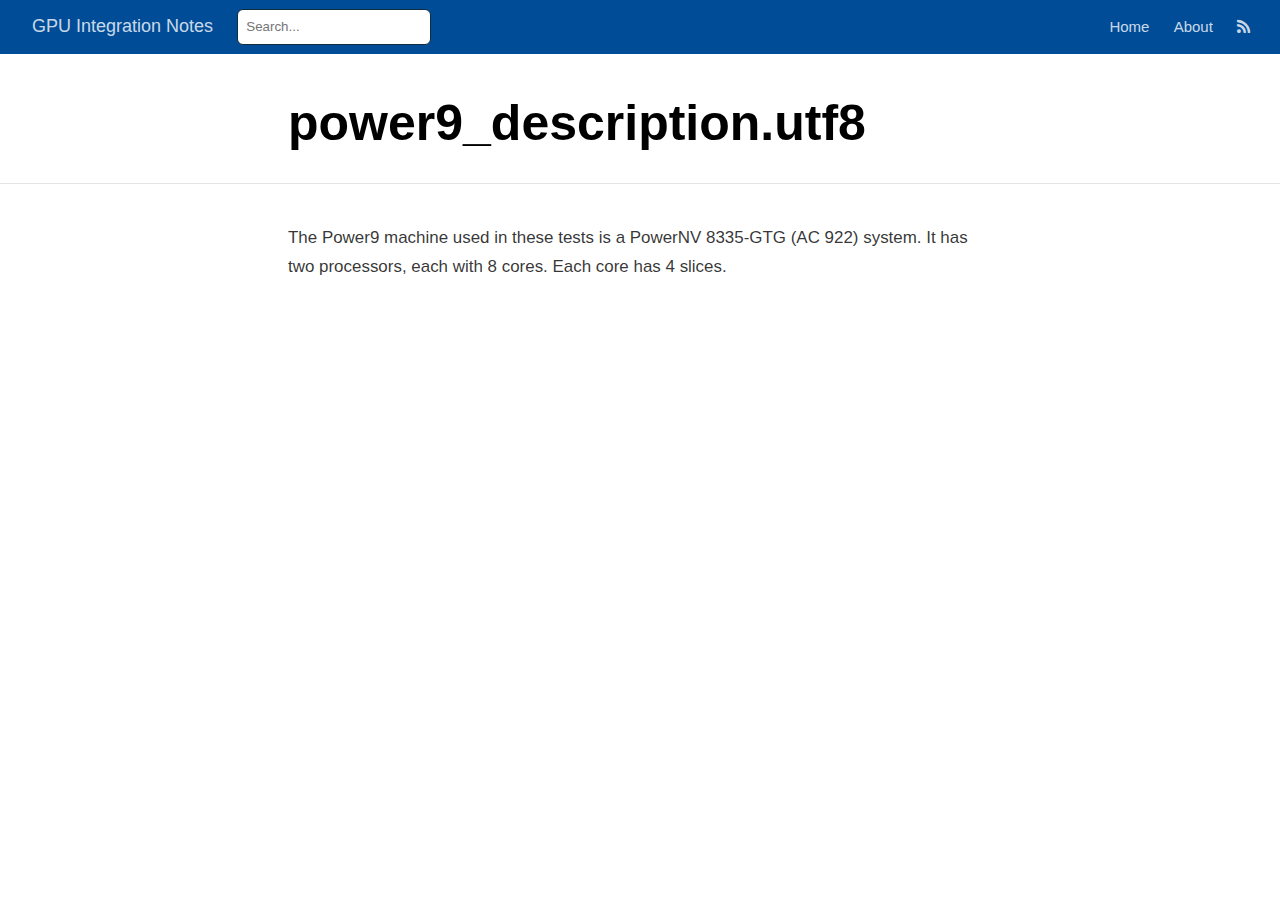
<file: docs/power9_description.html>
<!DOCTYPE html>

<html xmlns="http://www.w3.org/1999/xhtml" lang="" xml:lang="">

<head>
  <meta charset="utf-8"/>
  <meta name="viewport" content="width=device-width, initial-scale=1"/>
  <meta http-equiv="X-UA-Compatible" content="IE=Edge,chrome=1"/>
  <meta name="generator" content="distill" />

  <style type="text/css">
  /* Hide doc at startup (prevent jankiness while JS renders/transforms) */
  body {
    visibility: hidden;
  }
  </style>

 <!--radix_placeholder_import_source-->
 <!--/radix_placeholder_import_source-->

<style type="text/css">code{white-space: pre;}</style>
<style type="text/css" data-origin="pandoc">
pre > code.sourceCode { white-space: pre; position: relative; }
pre > code.sourceCode > span { display: inline-block; line-height: 1.25; }
pre > code.sourceCode > span:empty { height: 1.2em; }
.sourceCode { overflow: visible; }
code.sourceCode > span { color: inherit; text-decoration: inherit; }
div.sourceCode { margin: 1em 0; }
pre.sourceCode { margin: 0; }
@media screen {
div.sourceCode { overflow: auto; }
}
@media print {
pre > code.sourceCode { white-space: pre-wrap; }
pre > code.sourceCode > span { text-indent: -5em; padding-left: 5em; }
}
pre.numberSource code
  { counter-reset: source-line 0; }
pre.numberSource code > span
  { position: relative; left: -4em; counter-increment: source-line; }
pre.numberSource code > span > a:first-child::before
  { content: counter(source-line);
    position: relative; left: -1em; text-align: right; vertical-align: baseline;
    border: none; display: inline-block;
    -webkit-touch-callout: none; -webkit-user-select: none;
    -khtml-user-select: none; -moz-user-select: none;
    -ms-user-select: none; user-select: none;
    padding: 0 4px; width: 4em;
    color: #aaaaaa;
  }
pre.numberSource { margin-left: 3em; border-left: 1px solid #aaaaaa;  padding-left: 4px; }
div.sourceCode
  {   }
@media screen {
pre > code.sourceCode > span > a:first-child::before { text-decoration: underline; }
}
code span.al { color: #ad0000; } /* Alert */
code span.an { color: #5e5e5e; } /* Annotation */
code span.at { color: #20794d; } /* Attribute */
code span.bn { color: #ad0000; } /* BaseN */
code span.bu { } /* BuiltIn */
code span.cf { color: #007ba5; } /* ControlFlow */
code span.ch { color: #20794d; } /* Char */
code span.cn { color: #8f5902; } /* Constant */
code span.co { color: #5e5e5e; } /* Comment */
code span.cv { color: #5e5e5e; font-style: italic; } /* CommentVar */
code span.do { color: #5e5e5e; font-style: italic; } /* Documentation */
code span.dt { color: #ad0000; } /* DataType */
code span.dv { color: #ad0000; } /* DecVal */
code span.er { color: #ad0000; } /* Error */
code span.ex { } /* Extension */
code span.fl { color: #ad0000; } /* Float */
code span.fu { color: #4758ab; } /* Function */
code span.im { } /* Import */
code span.in { color: #5e5e5e; } /* Information */
code span.kw { color: #007ba5; } /* Keyword */
code span.op { color: #5e5e5e; } /* Operator */
code span.ot { color: #007ba5; } /* Other */
code span.pp { color: #ad0000; } /* Preprocessor */
code span.sc { color: #20794d; } /* SpecialChar */
code span.ss { color: #20794d; } /* SpecialString */
code span.st { color: #20794d; } /* String */
code span.va { color: #111111; } /* Variable */
code span.vs { color: #20794d; } /* VerbatimString */
code span.wa { color: #5e5e5e; font-style: italic; } /* Warning */
</style>

  <!--radix_placeholder_meta_tags-->
  <title>GPU Integration Notes: Untitled</title>




  <!--  https://developers.facebook.com/docs/sharing/webmasters#markup -->
  <meta property="og:title" content="GPU Integration Notes: Untitled"/>
  <meta property="og:type" content="article"/>
  <meta property="og:locale" content="en_US"/>
  <meta property="og:site_name" content="GPU Integration Notes"/>

  <!--  https://dev.twitter.com/cards/types/summary -->
  <meta property="twitter:card" content="summary"/>
  <meta property="twitter:title" content="GPU Integration Notes: Untitled"/>

  <!--/radix_placeholder_meta_tags-->
  <!--radix_placeholder_rmarkdown_metadata-->

  <script type="text/json" id="radix-rmarkdown-metadata">
  {"type":"list","attributes":{},"value":[]}
  </script>
  <!--/radix_placeholder_rmarkdown_metadata-->
  <!--radix_placeholder_navigation_in_header-->
  <meta name="distill:offset" content=""/>

  <script type="application/javascript">

    window.headroom_prevent_pin = false;

    window.document.addEventListener("DOMContentLoaded", function (event) {

      // initialize headroom for banner
      var header = $('header').get(0);
      var headerHeight = header.offsetHeight;
      var headroom = new Headroom(header, {
        tolerance: 5,
        onPin : function() {
          if (window.headroom_prevent_pin) {
            window.headroom_prevent_pin = false;
            headroom.unpin();
          }
        }
      });
      headroom.init();
      if(window.location.hash)
        headroom.unpin();
      $(header).addClass('headroom--transition');

      // offset scroll location for banner on hash change
      // (see: https://github.com/WickyNilliams/headroom.js/issues/38)
      window.addEventListener("hashchange", function(event) {
        window.scrollTo(0, window.pageYOffset - (headerHeight + 25));
      });

      // responsive menu
      $('.distill-site-header').each(function(i, val) {
        var topnav = $(this);
        var toggle = topnav.find('.nav-toggle');
        toggle.on('click', function() {
          topnav.toggleClass('responsive');
        });
      });

      // nav dropdowns
      $('.nav-dropbtn').click(function(e) {
        $(this).next('.nav-dropdown-content').toggleClass('nav-dropdown-active');
        $(this).parent().siblings('.nav-dropdown')
           .children('.nav-dropdown-content').removeClass('nav-dropdown-active');
      });
      $("body").click(function(e){
        $('.nav-dropdown-content').removeClass('nav-dropdown-active');
      });
      $(".nav-dropdown").click(function(e){
        e.stopPropagation();
      });
    });
  </script>

  <style type="text/css">

  /* Theme (user-documented overrideables for nav appearance) */

  .distill-site-nav {
    color: rgba(255, 255, 255, 0.8);
    background-color: #0F2E3D;
    font-size: 15px;
    font-weight: 300;
  }

  .distill-site-nav a {
    color: inherit;
    text-decoration: none;
  }

  .distill-site-nav a:hover {
    color: white;
  }

  @media print {
    .distill-site-nav {
      display: none;
    }
  }

  .distill-site-header {

  }

  .distill-site-footer {

  }


  /* Site Header */

  .distill-site-header {
    width: 100%;
    box-sizing: border-box;
    z-index: 3;
  }

  .distill-site-header .nav-left {
    display: inline-block;
    margin-left: 8px;
  }

  @media screen and (max-width: 768px) {
    .distill-site-header .nav-left {
      margin-left: 0;
    }
  }


  .distill-site-header .nav-right {
    float: right;
    margin-right: 8px;
  }

  .distill-site-header a,
  .distill-site-header .title {
    display: inline-block;
    text-align: center;
    padding: 14px 10px 14px 10px;
  }

  .distill-site-header .title {
    font-size: 18px;
    min-width: 150px;
  }

  .distill-site-header .logo {
    padding: 0;
  }

  .distill-site-header .logo img {
    display: none;
    max-height: 20px;
    width: auto;
    margin-bottom: -4px;
  }

  .distill-site-header .nav-image img {
    max-height: 18px;
    width: auto;
    display: inline-block;
    margin-bottom: -3px;
  }



  @media screen and (min-width: 1000px) {
    .distill-site-header .logo img {
      display: inline-block;
    }
    .distill-site-header .nav-left {
      margin-left: 20px;
    }
    .distill-site-header .nav-right {
      margin-right: 20px;
    }
    .distill-site-header .title {
      padding-left: 12px;
    }
  }


  .distill-site-header .nav-toggle {
    display: none;
  }

  .nav-dropdown {
    display: inline-block;
    position: relative;
  }

  .nav-dropdown .nav-dropbtn {
    border: none;
    outline: none;
    color: rgba(255, 255, 255, 0.8);
    padding: 16px 10px;
    background-color: transparent;
    font-family: inherit;
    font-size: inherit;
    font-weight: inherit;
    margin: 0;
    margin-top: 1px;
    z-index: 2;
  }

  .nav-dropdown-content {
    display: none;
    position: absolute;
    background-color: white;
    min-width: 200px;
    border: 1px solid rgba(0,0,0,0.15);
    border-radius: 4px;
    box-shadow: 0px 8px 16px 0px rgba(0,0,0,0.1);
    z-index: 1;
    margin-top: 2px;
    white-space: nowrap;
    padding-top: 4px;
    padding-bottom: 4px;
  }

  .nav-dropdown-content hr {
    margin-top: 4px;
    margin-bottom: 4px;
    border: none;
    border-bottom: 1px solid rgba(0, 0, 0, 0.1);
  }

  .nav-dropdown-active {
    display: block;
  }

  .nav-dropdown-content a, .nav-dropdown-content .nav-dropdown-header {
    color: black;
    padding: 6px 24px;
    text-decoration: none;
    display: block;
    text-align: left;
  }

  .nav-dropdown-content .nav-dropdown-header {
    display: block;
    padding: 5px 24px;
    padding-bottom: 0;
    text-transform: uppercase;
    font-size: 14px;
    color: #999999;
    white-space: nowrap;
  }

  .nav-dropdown:hover .nav-dropbtn {
    color: white;
  }

  .nav-dropdown-content a:hover {
    background-color: #ddd;
    color: black;
  }

  .nav-right .nav-dropdown-content {
    margin-left: -45%;
    right: 0;
  }

  @media screen and (max-width: 768px) {
    .distill-site-header a, .distill-site-header .nav-dropdown  {display: none;}
    .distill-site-header a.nav-toggle {
      float: right;
      display: block;
    }
    .distill-site-header .title {
      margin-left: 0;
    }
    .distill-site-header .nav-right {
      margin-right: 0;
    }
    .distill-site-header {
      overflow: hidden;
    }
    .nav-right .nav-dropdown-content {
      margin-left: 0;
    }
  }


  @media screen and (max-width: 768px) {
    .distill-site-header.responsive {position: relative; min-height: 500px; }
    .distill-site-header.responsive a.nav-toggle {
      position: absolute;
      right: 0;
      top: 0;
    }
    .distill-site-header.responsive a,
    .distill-site-header.responsive .nav-dropdown {
      display: block;
      text-align: left;
    }
    .distill-site-header.responsive .nav-left,
    .distill-site-header.responsive .nav-right {
      width: 100%;
    }
    .distill-site-header.responsive .nav-dropdown {float: none;}
    .distill-site-header.responsive .nav-dropdown-content {position: relative;}
    .distill-site-header.responsive .nav-dropdown .nav-dropbtn {
      display: block;
      width: 100%;
      text-align: left;
    }
  }

  /* Site Footer */

  .distill-site-footer {
    width: 100%;
    overflow: hidden;
    box-sizing: border-box;
    z-index: 3;
    margin-top: 30px;
    padding-top: 30px;
    padding-bottom: 30px;
    text-align: center;
  }

  /* Headroom */

  d-title {
    padding-top: 6rem;
  }

  @media print {
    d-title {
      padding-top: 4rem;
    }
  }

  .headroom {
    z-index: 1000;
    position: fixed;
    top: 0;
    left: 0;
    right: 0;
  }

  .headroom--transition {
    transition: all .4s ease-in-out;
  }

  .headroom--unpinned {
    top: -100px;
  }

  .headroom--pinned {
    top: 0;
  }

  </style>

  <link href="site_libs/font-awesome-5.1.0/css/all.css" rel="stylesheet"/>
  <link href="site_libs/font-awesome-5.1.0/css/v4-shims.css" rel="stylesheet"/>
  <script src="site_libs/headroom-0.9.4/headroom.min.js"></script>
  <script src="site_libs/autocomplete-0.37.1/autocomplete.min.js"></script>
  <script src="site_libs/fuse-6.4.1/fuse.min.js"></script>

  <script type="application/javascript">

  function getMeta(metaName) {
    var metas = document.getElementsByTagName('meta');
    for (let i = 0; i < metas.length; i++) {
      if (metas[i].getAttribute('name') === metaName) {
        return metas[i].getAttribute('content');
      }
    }
    return '';
  }

  function offsetURL(url) {
    var offset = getMeta('distill:offset');
    return offset ? offset + '/' + url : url;
  }

  function createFuseIndex() {

    // create fuse index
    var options = {
      keys: [
        { name: 'title', weight: 20 },
        { name: 'categories', weight: 15 },
        { name: 'description', weight: 10 },
        { name: 'contents', weight: 5 },
      ],
      ignoreLocation: true,
      threshold: 0
    };
    var fuse = new window.Fuse([], options);

    // fetch the main search.json
    return fetch(offsetURL('search.json'))
      .then(function(response) {
        if (response.status == 200) {
          return response.json().then(function(json) {
            // index main articles
            json.articles.forEach(function(article) {
              fuse.add(article);
            });
            // download collections and index their articles
            return Promise.all(json.collections.map(function(collection) {
              return fetch(offsetURL(collection)).then(function(response) {
                if (response.status === 200) {
                  return response.json().then(function(articles) {
                    articles.forEach(function(article) {
                      fuse.add(article);
                    });
                  })
                } else {
                  return Promise.reject(
                    new Error('Unexpected status from search index request: ' +
                              response.status)
                  );
                }
              });
            })).then(function() {
              return fuse;
            });
          });

        } else {
          return Promise.reject(
            new Error('Unexpected status from search index request: ' +
                        response.status)
          );
        }
      });
  }

  window.document.addEventListener("DOMContentLoaded", function (event) {

    // get search element (bail if we don't have one)
    var searchEl = window.document.getElementById('distill-search');
    if (!searchEl)
      return;

    createFuseIndex()
      .then(function(fuse) {

        // make search box visible
        searchEl.classList.remove('hidden');

        // initialize autocomplete
        var options = {
          autoselect: true,
          hint: false,
          minLength: 2,
        };
        window.autocomplete(searchEl, options, [{
          source: function(query, callback) {
            const searchOptions = {
              isCaseSensitive: false,
              shouldSort: true,
              minMatchCharLength: 2,
              limit: 10,
            };
            var results = fuse.search(query, searchOptions);
            callback(results
              .map(function(result) { return result.item; })
              .filter(function(item) { return !!item.description; })
            );
          },
          templates: {
            suggestion: function(suggestion) {
              var html = `
                <div class="search-item">
                  <h3>${suggestion.title}</h3>
                  <div class="search-item-description">
                    ${suggestion.description}
                  </div>
                  <div class="search-item-preview">
                    <img src="${suggestion.preview ? offsetURL(suggestion.preview) : ''}"</img>
                  </div>
                </div>
              `;
              return html;
            }
          }
        }]).on('autocomplete:selected', function(event, suggestion) {
          window.location.href = offsetURL(suggestion.path);
        });
        // remove inline display style on autocompleter (we want to
        // manage responsive display via css)
        $('.algolia-autocomplete').css("display", "");
      })
      .catch(function(error) {
        console.log(error);
      });

  });

  </script>

  <style type="text/css">

  /* Algolioa Autocomplete */

  .algolia-autocomplete {
    display: inline-block;
    margin-left: 10px;
    vertical-align: sub;
    background-color: white;
    color: black;
    padding: 6px;
    padding-top: 8px;
    padding-bottom: 0;
    border-radius: 6px;
    border: 1px #0F2E3D solid;
    width: 180px;
  }


  @media screen and (max-width: 768px) {
    .distill-site-nav .algolia-autocomplete {
      display: none;
      visibility: hidden;
    }
    .distill-site-nav.responsive .algolia-autocomplete {
      display: inline-block;
      visibility: visible;
    }
    .distill-site-nav.responsive .algolia-autocomplete .aa-dropdown-menu {
      margin-left: 0;
      width: 400px;
      max-height: 400px;
    }
  }

  .algolia-autocomplete .aa-input, .algolia-autocomplete .aa-hint {
    width: 90%;
    outline: none;
    border: none;
  }

  .algolia-autocomplete .aa-hint {
    color: #999;
  }
  .algolia-autocomplete .aa-dropdown-menu {
    width: 550px;
    max-height: 70vh;
    overflow-x: visible;
    overflow-y: scroll;
    padding: 5px;
    margin-top: 3px;
    margin-left: -150px;
    background-color: #fff;
    border-radius: 5px;
    border: 1px solid #999;
    border-top: none;
  }

  .algolia-autocomplete .aa-dropdown-menu .aa-suggestion {
    cursor: pointer;
    padding: 5px 4px;
    border-bottom: 1px solid #eee;
  }

  .algolia-autocomplete .aa-dropdown-menu .aa-suggestion:last-of-type {
    border-bottom: none;
    margin-bottom: 2px;
  }

  .algolia-autocomplete .aa-dropdown-menu .aa-suggestion .search-item {
    overflow: hidden;
    font-size: 0.8em;
    line-height: 1.4em;
  }

  .algolia-autocomplete .aa-dropdown-menu .aa-suggestion .search-item h3 {
    margin-block-start: 0;
    margin-block-end: 5px;
  }

  .algolia-autocomplete .aa-dropdown-menu .aa-suggestion .search-item-description {
    display: inline-block;
    overflow: hidden;
    height: 2.8em;
    width: 80%;
    margin-right: 4%;
  }

  .algolia-autocomplete .aa-dropdown-menu .aa-suggestion .search-item-preview {
    display: inline-block;
    width: 15%;
  }

  .algolia-autocomplete .aa-dropdown-menu .aa-suggestion .search-item-preview img {
    height: 3em;
    width: auto;
    display: none;
  }

  .algolia-autocomplete .aa-dropdown-menu .aa-suggestion .search-item-preview img[src] {
    display: initial;
  }

  .algolia-autocomplete .aa-dropdown-menu .aa-suggestion.aa-cursor {
    background-color: #eee;
  }
  .algolia-autocomplete .aa-dropdown-menu .aa-suggestion em {
    font-weight: bold;
    font-style: normal;
  }

  </style>


  <!--/radix_placeholder_navigation_in_header-->
  <!--radix_placeholder_distill-->

  <style type="text/css">

  body {
    background-color: white;
  }

  .pandoc-table {
    width: 100%;
  }

  .pandoc-table>caption {
    margin-bottom: 10px;
  }

  .pandoc-table th:not([align]) {
    text-align: left;
  }

  .pagedtable-footer {
    font-size: 15px;
  }

  d-byline .byline {
    grid-template-columns: 2fr 2fr;
  }

  d-byline .byline h3 {
    margin-block-start: 1.5em;
  }

  d-byline .byline .authors-affiliations h3 {
    margin-block-start: 0.5em;
  }

  .authors-affiliations .orcid-id {
    width: 16px;
    height:16px;
    margin-left: 4px;
    margin-right: 4px;
    vertical-align: middle;
    padding-bottom: 2px;
  }

  d-title .dt-tags {
    margin-top: 1em;
    grid-column: text;
  }

  .dt-tags .dt-tag {
    text-decoration: none;
    display: inline-block;
    color: rgba(0,0,0,0.6);
    padding: 0em 0.4em;
    margin-right: 0.5em;
    margin-bottom: 0.4em;
    font-size: 70%;
    border: 1px solid rgba(0,0,0,0.2);
    border-radius: 3px;
    text-transform: uppercase;
    font-weight: 500;
  }

  d-article table.gt_table td,
  d-article table.gt_table th {
    border-bottom: none;
  }

  .html-widget {
    margin-bottom: 2.0em;
  }

  .l-screen-inset {
    padding-right: 16px;
  }

  .l-screen .caption {
    margin-left: 10px;
  }

  .shaded {
    background: rgb(247, 247, 247);
    padding-top: 20px;
    padding-bottom: 20px;
    border-top: 1px solid rgba(0, 0, 0, 0.1);
    border-bottom: 1px solid rgba(0, 0, 0, 0.1);
  }

  .shaded .html-widget {
    margin-bottom: 0;
    border: 1px solid rgba(0, 0, 0, 0.1);
  }

  .shaded .shaded-content {
    background: white;
  }

  .text-output {
    margin-top: 0;
    line-height: 1.5em;
  }

  .hidden {
    display: none !important;
  }

  d-article {
    padding-top: 2.5rem;
    padding-bottom: 30px;
  }

  d-appendix {
    padding-top: 30px;
  }

  d-article>p>img {
    width: 100%;
  }

  d-article h2 {
    margin: 1rem 0 1.5rem 0;
  }

  d-article h3 {
    margin-top: 1.5rem;
  }

  d-article iframe {
    border: 1px solid rgba(0, 0, 0, 0.1);
    margin-bottom: 2.0em;
    width: 100%;
  }

  /* Tweak code blocks */

  d-article div.sourceCode code,
  d-article pre code {
    font-family: Consolas, Monaco, 'Andale Mono', 'Ubuntu Mono', monospace;
  }

  d-article pre,
  d-article div.sourceCode,
  d-article div.sourceCode pre {
    overflow: auto;
  }

  d-article div.sourceCode {
    background-color: white;
  }

  d-article div.sourceCode pre {
    padding-left: 10px;
    font-size: 12px;
    border-left: 2px solid rgba(0,0,0,0.1);
  }

  d-article pre {
    font-size: 12px;
    color: black;
    background: none;
    margin-top: 0;
    text-align: left;
    white-space: pre;
    word-spacing: normal;
    word-break: normal;
    word-wrap: normal;
    line-height: 1.5;

    -moz-tab-size: 4;
    -o-tab-size: 4;
    tab-size: 4;

    -webkit-hyphens: none;
    -moz-hyphens: none;
    -ms-hyphens: none;
    hyphens: none;
  }

  d-article pre a {
    border-bottom: none;
  }

  d-article pre a:hover {
    border-bottom: none;
    text-decoration: underline;
  }

  @media(min-width: 768px) {

  d-article pre,
  d-article div.sourceCode,
  d-article div.sourceCode pre {
    overflow: visible !important;
  }

  d-article div.sourceCode pre {
    padding-left: 18px;
    font-size: 14px;
  }

  d-article pre {
    font-size: 14px;
  }

  }

  figure img.external {
    background: white;
    border: 1px solid rgba(0, 0, 0, 0.1);
    box-shadow: 0 1px 8px rgba(0, 0, 0, 0.1);
    padding: 18px;
    box-sizing: border-box;
  }

  /* CSS for d-contents */

  .d-contents {
    grid-column: text;
    color: rgba(0,0,0,0.8);
    font-size: 0.9em;
    padding-bottom: 1em;
    margin-bottom: 1em;
    padding-bottom: 0.5em;
    margin-bottom: 1em;
    padding-left: 0.25em;
    justify-self: start;
  }

  @media(min-width: 1000px) {
    .d-contents.d-contents-float {
      height: 0;
      grid-column-start: 1;
      grid-column-end: 4;
      justify-self: center;
      padding-right: 3em;
      padding-left: 2em;
    }
  }

  .d-contents nav h3 {
    font-size: 18px;
    margin-top: 0;
    margin-bottom: 1em;
  }

  .d-contents li {
    list-style-type: none
  }

  .d-contents nav > ul {
    padding-left: 0;
  }

  .d-contents ul {
    padding-left: 1em
  }

  .d-contents nav ul li {
    margin-top: 0.6em;
    margin-bottom: 0.2em;
  }

  .d-contents nav a {
    font-size: 13px;
    border-bottom: none;
    text-decoration: none
    color: rgba(0, 0, 0, 0.8);
  }

  .d-contents nav a:hover {
    text-decoration: underline solid rgba(0, 0, 0, 0.6)
  }

  .d-contents nav > ul > li > a {
    font-weight: 600;
  }

  .d-contents nav > ul > li > ul {
    font-weight: inherit;
  }

  .d-contents nav > ul > li > ul > li {
    margin-top: 0.2em;
  }


  .d-contents nav ul {
    margin-top: 0;
    margin-bottom: 0.25em;
  }

  .d-article-with-toc h2:nth-child(2) {
    margin-top: 0;
  }


  /* Figure */

  .figure {
    position: relative;
    margin-bottom: 2.5em;
    margin-top: 1.5em;
  }

  .figure img {
    width: 100%;
  }

  .figure .caption {
    color: rgba(0, 0, 0, 0.6);
    font-size: 12px;
    line-height: 1.5em;
  }

  .figure img.external {
    background: white;
    border: 1px solid rgba(0, 0, 0, 0.1);
    box-shadow: 0 1px 8px rgba(0, 0, 0, 0.1);
    padding: 18px;
    box-sizing: border-box;
  }

  .figure .caption a {
    color: rgba(0, 0, 0, 0.6);
  }

  .figure .caption b,
  .figure .caption strong, {
    font-weight: 600;
    color: rgba(0, 0, 0, 1.0);
  }

  /* Citations */

  d-article .citation {
    color: inherit;
    cursor: inherit;
  }

  div.hanging-indent{
    margin-left: 1em; text-indent: -1em;
  }


  /* Tweak 1000px media break to show more text */

  @media(min-width: 1000px) {
    .base-grid,
    distill-header,
    d-title,
    d-abstract,
    d-article,
    d-appendix,
    distill-appendix,
    d-byline,
    d-footnote-list,
    d-citation-list,
    distill-footer {
      grid-template-columns: [screen-start] 1fr [page-start kicker-start] 80px [middle-start] 50px [text-start kicker-end] 65px 65px 65px 65px 65px 65px 65px 65px [text-end gutter-start] 65px [middle-end] 65px [page-end gutter-end] 1fr [screen-end];
      grid-column-gap: 16px;
    }

    .grid {
      grid-column-gap: 16px;
    }

    d-article {
      font-size: 1.06rem;
      line-height: 1.7em;
    }
    figure .caption, .figure .caption, figure figcaption {
      font-size: 13px;
    }
  }

  @media(min-width: 1180px) {
    .base-grid,
    distill-header,
    d-title,
    d-abstract,
    d-article,
    d-appendix,
    distill-appendix,
    d-byline,
    d-footnote-list,
    d-citation-list,
    distill-footer {
      grid-template-columns: [screen-start] 1fr [page-start kicker-start] 60px [middle-start] 60px [text-start kicker-end] 60px 60px 60px 60px 60px 60px 60px 60px [text-end gutter-start] 60px [middle-end] 60px [page-end gutter-end] 1fr [screen-end];
      grid-column-gap: 32px;
    }

    .grid {
      grid-column-gap: 32px;
    }
  }


  /* Get the citation styles for the appendix (not auto-injected on render since
     we do our own rendering of the citation appendix) */

  d-appendix .citation-appendix,
  .d-appendix .citation-appendix {
    font-size: 11px;
    line-height: 15px;
    border-left: 1px solid rgba(0, 0, 0, 0.1);
    padding-left: 18px;
    border: 1px solid rgba(0,0,0,0.1);
    background: rgba(0, 0, 0, 0.02);
    padding: 10px 18px;
    border-radius: 3px;
    color: rgba(150, 150, 150, 1);
    overflow: hidden;
    margin-top: -12px;
    white-space: pre-wrap;
    word-wrap: break-word;
  }

  /* Include appendix styles here so they can be overridden */

  d-appendix {
    contain: layout style;
    font-size: 0.8em;
    line-height: 1.7em;
    margin-top: 60px;
    margin-bottom: 0;
    border-top: 1px solid rgba(0, 0, 0, 0.1);
    color: rgba(0,0,0,0.5);
    padding-top: 60px;
    padding-bottom: 48px;
  }

  d-appendix h3 {
    grid-column: page-start / text-start;
    font-size: 15px;
    font-weight: 500;
    margin-top: 1em;
    margin-bottom: 0;
    color: rgba(0,0,0,0.65);
  }

  d-appendix h3 + * {
    margin-top: 1em;
  }

  d-appendix ol {
    padding: 0 0 0 15px;
  }

  @media (min-width: 768px) {
    d-appendix ol {
      padding: 0 0 0 30px;
      margin-left: -30px;
    }
  }

  d-appendix li {
    margin-bottom: 1em;
  }

  d-appendix a {
    color: rgba(0, 0, 0, 0.6);
  }

  d-appendix > * {
    grid-column: text;
  }

  d-appendix > d-footnote-list,
  d-appendix > d-citation-list,
  d-appendix > distill-appendix {
    grid-column: screen;
  }

  /* Include footnote styles here so they can be overridden */

  d-footnote-list {
    contain: layout style;
  }

  d-footnote-list > * {
    grid-column: text;
  }

  d-footnote-list a.footnote-backlink {
    color: rgba(0,0,0,0.3);
    padding-left: 0.5em;
  }



  /* Anchor.js */

  .anchorjs-link {
    /*transition: all .25s linear; */
    text-decoration: none;
    border-bottom: none;
  }
  *:hover > .anchorjs-link {
    margin-left: -1.125em !important;
    text-decoration: none;
    border-bottom: none;
  }

  /* Social footer */

  .social_footer {
    margin-top: 30px;
    margin-bottom: 0;
    color: rgba(0,0,0,0.67);
  }

  .disqus-comments {
    margin-right: 30px;
  }

  .disqus-comment-count {
    border-bottom: 1px solid rgba(0, 0, 0, 0.4);
    cursor: pointer;
  }

  #disqus_thread {
    margin-top: 30px;
  }

  .article-sharing a {
    border-bottom: none;
    margin-right: 8px;
  }

  .article-sharing a:hover {
    border-bottom: none;
  }

  .sidebar-section.subscribe {
    font-size: 12px;
    line-height: 1.6em;
  }

  .subscribe p {
    margin-bottom: 0.5em;
  }


  .article-footer .subscribe {
    font-size: 15px;
    margin-top: 45px;
  }


  .sidebar-section.custom {
    font-size: 12px;
    line-height: 1.6em;
  }

  .custom p {
    margin-bottom: 0.5em;
  }

  /* Styles for listing layout (hide title) */
  .layout-listing d-title, .layout-listing .d-title {
    display: none;
  }

  /* Styles for posts lists (not auto-injected) */


  .posts-with-sidebar {
    padding-left: 45px;
    padding-right: 45px;
  }

  .posts-list .description h2,
  .posts-list .description p {
    font-family: -apple-system, BlinkMacSystemFont, "Segoe UI", Roboto, Oxygen, Ubuntu, Cantarell, "Fira Sans", "Droid Sans", "Helvetica Neue", Arial, sans-serif;
  }

  .posts-list .description h2 {
    font-weight: 700;
    border-bottom: none;
    padding-bottom: 0;
  }

  .posts-list h2.post-tag {
    border-bottom: 1px solid rgba(0, 0, 0, 0.2);
    padding-bottom: 12px;
  }
  .posts-list {
    margin-top: 60px;
    margin-bottom: 24px;
  }

  .posts-list .post-preview {
    text-decoration: none;
    overflow: hidden;
    display: block;
    border-bottom: 1px solid rgba(0, 0, 0, 0.1);
    padding: 24px 0;
  }

  .post-preview-last {
    border-bottom: none !important;
  }

  .posts-list .posts-list-caption {
    grid-column: screen;
    font-weight: 400;
  }

  .posts-list .post-preview h2 {
    margin: 0 0 6px 0;
    line-height: 1.2em;
    font-style: normal;
    font-size: 24px;
  }

  .posts-list .post-preview p {
    margin: 0 0 12px 0;
    line-height: 1.4em;
    font-size: 16px;
  }

  .posts-list .post-preview .thumbnail {
    box-sizing: border-box;
    margin-bottom: 24px;
    position: relative;
    max-width: 500px;
  }
  .posts-list .post-preview img {
    width: 100%;
    display: block;
  }

  .posts-list .metadata {
    font-size: 12px;
    line-height: 1.4em;
    margin-bottom: 18px;
  }

  .posts-list .metadata > * {
    display: inline-block;
  }

  .posts-list .metadata .publishedDate {
    margin-right: 2em;
  }

  .posts-list .metadata .dt-authors {
    display: block;
    margin-top: 0.3em;
    margin-right: 2em;
  }

  .posts-list .dt-tags {
    display: block;
    line-height: 1em;
  }

  .posts-list .dt-tags .dt-tag {
    display: inline-block;
    color: rgba(0,0,0,0.6);
    padding: 0.3em 0.4em;
    margin-right: 0.2em;
    margin-bottom: 0.4em;
    font-size: 60%;
    border: 1px solid rgba(0,0,0,0.2);
    border-radius: 3px;
    text-transform: uppercase;
    font-weight: 500;
  }

  .posts-list img {
    opacity: 1;
  }

  .posts-list img[data-src] {
    opacity: 0;
  }

  .posts-more {
    clear: both;
  }


  .posts-sidebar {
    font-size: 16px;
  }

  .posts-sidebar h3 {
    font-size: 16px;
    margin-top: 0;
    margin-bottom: 0.5em;
    font-weight: 400;
    text-transform: uppercase;
  }

  .sidebar-section {
    margin-bottom: 30px;
  }

  .categories ul {
    list-style-type: none;
    margin: 0;
    padding: 0;
  }

  .categories li {
    color: rgba(0, 0, 0, 0.8);
    margin-bottom: 0;
  }

  .categories li>a {
    border-bottom: none;
  }

  .categories li>a:hover {
    border-bottom: 1px solid rgba(0, 0, 0, 0.4);
  }

  .categories .active {
    font-weight: 600;
  }

  .categories .category-count {
    color: rgba(0, 0, 0, 0.4);
  }


  @media(min-width: 768px) {
    .posts-list .post-preview h2 {
      font-size: 26px;
    }
    .posts-list .post-preview .thumbnail {
      float: right;
      width: 30%;
      margin-bottom: 0;
    }
    .posts-list .post-preview .description {
      float: left;
      width: 45%;
    }
    .posts-list .post-preview .metadata {
      float: left;
      width: 20%;
      margin-top: 8px;
    }
    .posts-list .post-preview p {
      margin: 0 0 12px 0;
      line-height: 1.5em;
      font-size: 16px;
    }
    .posts-with-sidebar .posts-list {
      float: left;
      width: 75%;
    }
    .posts-with-sidebar .posts-sidebar {
      float: right;
      width: 20%;
      margin-top: 60px;
      padding-top: 24px;
      padding-bottom: 24px;
    }
  }


  /* Improve display for browsers without grid (IE/Edge <= 15) */

  .downlevel {
    line-height: 1.6em;
    font-family: -apple-system, BlinkMacSystemFont, "Segoe UI", Roboto, Oxygen, Ubuntu, Cantarell, "Fira Sans", "Droid Sans", "Helvetica Neue", Arial, sans-serif;
    margin: 0;
  }

  .downlevel .d-title {
    padding-top: 6rem;
    padding-bottom: 1.5rem;
  }

  .downlevel .d-title h1 {
    font-size: 50px;
    font-weight: 700;
    line-height: 1.1em;
    margin: 0 0 0.5rem;
  }

  .downlevel .d-title p {
    font-weight: 300;
    font-size: 1.2rem;
    line-height: 1.55em;
    margin-top: 0;
  }

  .downlevel .d-byline {
    padding-top: 0.8em;
    padding-bottom: 0.8em;
    font-size: 0.8rem;
    line-height: 1.8em;
  }

  .downlevel .section-separator {
    border: none;
    border-top: 1px solid rgba(0, 0, 0, 0.1);
  }

  .downlevel .d-article {
    font-size: 1.06rem;
    line-height: 1.7em;
    padding-top: 1rem;
    padding-bottom: 2rem;
  }


  .downlevel .d-appendix {
    padding-left: 0;
    padding-right: 0;
    max-width: none;
    font-size: 0.8em;
    line-height: 1.7em;
    margin-bottom: 0;
    color: rgba(0,0,0,0.5);
    padding-top: 40px;
    padding-bottom: 48px;
  }

  .downlevel .footnotes ol {
    padding-left: 13px;
  }

  .downlevel .base-grid,
  .downlevel .distill-header,
  .downlevel .d-title,
  .downlevel .d-abstract,
  .downlevel .d-article,
  .downlevel .d-appendix,
  .downlevel .distill-appendix,
  .downlevel .d-byline,
  .downlevel .d-footnote-list,
  .downlevel .d-citation-list,
  .downlevel .distill-footer,
  .downlevel .appendix-bottom,
  .downlevel .posts-container {
    padding-left: 40px;
    padding-right: 40px;
  }

  @media(min-width: 768px) {
    .downlevel .base-grid,
    .downlevel .distill-header,
    .downlevel .d-title,
    .downlevel .d-abstract,
    .downlevel .d-article,
    .downlevel .d-appendix,
    .downlevel .distill-appendix,
    .downlevel .d-byline,
    .downlevel .d-footnote-list,
    .downlevel .d-citation-list,
    .downlevel .distill-footer,
    .downlevel .appendix-bottom,
    .downlevel .posts-container {
    padding-left: 150px;
    padding-right: 150px;
    max-width: 900px;
  }
  }

  .downlevel pre code {
    display: block;
    border-left: 2px solid rgba(0, 0, 0, .1);
    padding: 0 0 0 20px;
    font-size: 14px;
  }

  .downlevel code, .downlevel pre {
    color: black;
    background: none;
    font-family: Consolas, Monaco, 'Andale Mono', 'Ubuntu Mono', monospace;
    text-align: left;
    white-space: pre;
    word-spacing: normal;
    word-break: normal;
    word-wrap: normal;
    line-height: 1.5;

    -moz-tab-size: 4;
    -o-tab-size: 4;
    tab-size: 4;

    -webkit-hyphens: none;
    -moz-hyphens: none;
    -ms-hyphens: none;
    hyphens: none;
  }

  .downlevel .posts-list .post-preview {
    color: inherit;
  }



  </style>

  <script type="application/javascript">

  function is_downlevel_browser() {
    if (bowser.isUnsupportedBrowser({ msie: "12", msedge: "16"},
                                   window.navigator.userAgent)) {
      return true;
    } else {
      return window.load_distill_framework === undefined;
    }
  }

  // show body when load is complete
  function on_load_complete() {

    // add anchors
    if (window.anchors) {
      window.anchors.options.placement = 'left';
      window.anchors.add('d-article > h2, d-article > h3, d-article > h4, d-article > h5');
    }


    // set body to visible
    document.body.style.visibility = 'visible';

    // force redraw for leaflet widgets
    if (window.HTMLWidgets) {
      var maps = window.HTMLWidgets.findAll(".leaflet");
      $.each(maps, function(i, el) {
        var map = this.getMap();
        map.invalidateSize();
        map.eachLayer(function(layer) {
          if (layer instanceof L.TileLayer)
            layer.redraw();
        });
      });
    }

    // trigger 'shown' so htmlwidgets resize
    $('d-article').trigger('shown');
  }

  function init_distill() {

    init_common();

    // create front matter
    var front_matter = $('<d-front-matter></d-front-matter>');
    $('#distill-front-matter').wrap(front_matter);

    // create d-title
    $('.d-title').changeElementType('d-title');

    // create d-byline
    var byline = $('<d-byline></d-byline>');
    $('.d-byline').replaceWith(byline);

    // create d-article
    var article = $('<d-article></d-article>');
    $('.d-article').wrap(article).children().unwrap();

    // move posts container into article
    $('.posts-container').appendTo($('d-article'));

    // create d-appendix
    $('.d-appendix').changeElementType('d-appendix');

    // flag indicating that we have appendix items
    var appendix = $('.appendix-bottom').children('h3').length > 0;

    // replace footnotes with <d-footnote>
    $('.footnote-ref').each(function(i, val) {
      appendix = true;
      var href = $(this).attr('href');
      var id = href.replace('#', '');
      var fn = $('#' + id);
      var fn_p = $('#' + id + '>p');
      fn_p.find('.footnote-back').remove();
      var text = fn_p.html();
      var dtfn = $('<d-footnote></d-footnote>');
      dtfn.html(text);
      $(this).replaceWith(dtfn);
    });
    // remove footnotes
    $('.footnotes').remove();

    // move refs into #references-listing
    $('#references-listing').replaceWith($('#refs'));

    $('h1.appendix, h2.appendix').each(function(i, val) {
      $(this).changeElementType('h3');
    });
    $('h3.appendix').each(function(i, val) {
      var id = $(this).attr('id');
      $('.d-contents a[href="#' + id + '"]').parent().remove();
      appendix = true;
      $(this).nextUntil($('h1, h2, h3')).addBack().appendTo($('d-appendix'));
    });

    // show d-appendix if we have appendix content
    $("d-appendix").css('display', appendix ? 'grid' : 'none');

    // localize layout chunks to just output
    $('.layout-chunk').each(function(i, val) {

      // capture layout
      var layout = $(this).attr('data-layout');

      // apply layout to markdown level block elements
      var elements = $(this).children().not('div.sourceCode, pre, script');
      elements.each(function(i, el) {
        var layout_div = $('<div class="' + layout + '"></div>');
        if (layout_div.hasClass('shaded')) {
          var shaded_content = $('<div class="shaded-content"></div>');
          $(this).wrap(shaded_content);
          $(this).parent().wrap(layout_div);
        } else {
          $(this).wrap(layout_div);
        }
      });


      // unwrap the layout-chunk div
      $(this).children().unwrap();
    });

    // remove code block used to force  highlighting css
    $('.distill-force-highlighting-css').parent().remove();

    // remove empty line numbers inserted by pandoc when using a
    // custom syntax highlighting theme
    $('code.sourceCode a:empty').remove();

    // load distill framework
    load_distill_framework();

    // wait for window.distillRunlevel == 4 to do post processing
    function distill_post_process() {

      if (!window.distillRunlevel || window.distillRunlevel < 4)
        return;

      // hide author/affiliations entirely if we have no authors
      var front_matter = JSON.parse($("#distill-front-matter").html());
      var have_authors = front_matter.authors && front_matter.authors.length > 0;
      if (!have_authors)
        $('d-byline').addClass('hidden');

      // article with toc class
      $('.d-contents').parent().addClass('d-article-with-toc');

      // strip links that point to #
      $('.authors-affiliations').find('a[href="#"]').removeAttr('href');

      // add orcid ids
      $('.authors-affiliations').find('.author').each(function(i, el) {
        var orcid_id = front_matter.authors[i].orcidID;
        if (orcid_id) {
          var a = $('<a></a>');
          a.attr('href', 'https://orcid.org/' + orcid_id);
          var img = $('<img></img>');
          img.addClass('orcid-id');
          img.attr('alt', 'ORCID ID');
          img.attr('src','[data-uri]');
          a.append(img);
          $(this).append(a);
        }
      });

      // hide elements of author/affiliations grid that have no value
      function hide_byline_column(caption) {
        $('d-byline').find('h3:contains("' + caption + '")').parent().css('visibility', 'hidden');
      }

      // affiliations
      var have_affiliations = false;
      for (var i = 0; i<front_matter.authors.length; ++i) {
        var author = front_matter.authors[i];
        if (author.affiliation !== "&nbsp;") {
          have_affiliations = true;
          break;
        }
      }
      if (!have_affiliations)
        $('d-byline').find('h3:contains("Affiliations")').css('visibility', 'hidden');

      // published date
      if (!front_matter.publishedDate)
        hide_byline_column("Published");

      // document object identifier
      var doi = $('d-byline').find('h3:contains("DOI")');
      var doi_p = doi.next().empty();
      if (!front_matter.doi) {
        // if we have a citation and valid citationText then link to that
        if ($('#citation').length > 0 && front_matter.citationText) {
          doi.html('Citation');
          $('<a href="#citation"></a>')
            .text(front_matter.citationText)
            .appendTo(doi_p);
        } else {
          hide_byline_column("DOI");
        }
      } else {
        $('<a></a>')
           .attr('href', "https://doi.org/" + front_matter.doi)
           .html(front_matter.doi)
           .appendTo(doi_p);
      }

       // change plural form of authors/affiliations
      if (front_matter.authors.length === 1) {
        var grid = $('.authors-affiliations');
        grid.children('h3:contains("Authors")').text('Author');
        grid.children('h3:contains("Affiliations")').text('Affiliation');
      }

      // remove d-appendix and d-footnote-list local styles
      $('d-appendix > style:first-child').remove();
      $('d-footnote-list > style:first-child').remove();

      // move appendix-bottom entries to the bottom
      $('.appendix-bottom').appendTo('d-appendix').children().unwrap();
      $('.appendix-bottom').remove();

      // clear polling timer
      clearInterval(tid);

      // show body now that everything is ready
      on_load_complete();
    }

    var tid = setInterval(distill_post_process, 50);
    distill_post_process();

  }

  function init_downlevel() {

    init_common();

     // insert hr after d-title
    $('.d-title').after($('<hr class="section-separator"/>'));

    // check if we have authors
    var front_matter = JSON.parse($("#distill-front-matter").html());
    var have_authors = front_matter.authors && front_matter.authors.length > 0;

    // manage byline/border
    if (!have_authors)
      $('.d-byline').remove();
    $('.d-byline').after($('<hr class="section-separator"/>'));
    $('.d-byline a').remove();

    // remove toc
    $('.d-contents').remove();

    // move appendix elements
    $('h1.appendix, h2.appendix').each(function(i, val) {
      $(this).changeElementType('h3');
    });
    $('h3.appendix').each(function(i, val) {
      $(this).nextUntil($('h1, h2, h3')).addBack().appendTo($('.d-appendix'));
    });


    // inject headers into references and footnotes
    var refs_header = $('<h3></h3>');
    refs_header.text('References');
    $('#refs').prepend(refs_header);

    var footnotes_header = $('<h3></h3');
    footnotes_header.text('Footnotes');
    $('.footnotes').children('hr').first().replaceWith(footnotes_header);

    // move appendix-bottom entries to the bottom
    $('.appendix-bottom').appendTo('.d-appendix').children().unwrap();
    $('.appendix-bottom').remove();

    // remove appendix if it's empty
    if ($('.d-appendix').children().length === 0)
      $('.d-appendix').remove();

    // prepend separator above appendix
    $('.d-appendix').before($('<hr class="section-separator" style="clear: both"/>'));

    // trim code
    $('pre>code').each(function(i, val) {
      $(this).html($.trim($(this).html()));
    });

    // move posts-container right before article
    $('.posts-container').insertBefore($('.d-article'));

    $('body').addClass('downlevel');

    on_load_complete();
  }


  function init_common() {

    // jquery plugin to change element types
    (function($) {
      $.fn.changeElementType = function(newType) {
        var attrs = {};

        $.each(this[0].attributes, function(idx, attr) {
          attrs[attr.nodeName] = attr.nodeValue;
        });

        this.replaceWith(function() {
          return $("<" + newType + "/>", attrs).append($(this).contents());
        });
      };
    })(jQuery);

    // prevent underline for linked images
    $('a > img').parent().css({'border-bottom' : 'none'});

    // mark non-body figures created by knitr chunks as 100% width
    $('.layout-chunk').each(function(i, val) {
      var figures = $(this).find('img, .html-widget');
      if ($(this).attr('data-layout') !== "l-body") {
        figures.css('width', '100%');
      } else {
        figures.css('max-width', '100%');
        figures.filter("[width]").each(function(i, val) {
          var fig = $(this);
          fig.css('width', fig.attr('width') + 'px');
        });

      }
    });

    // auto-append index.html to post-preview links in file: protocol
    // and in rstudio ide preview
    $('.post-preview').each(function(i, val) {
      if (window.location.protocol === "file:")
        $(this).attr('href', $(this).attr('href') + "index.html");
    });

    // get rid of index.html references in header
    if (window.location.protocol !== "file:") {
      $('.distill-site-header a[href]').each(function(i,val) {
        $(this).attr('href', $(this).attr('href').replace("index.html", "./"));
      });
    }

    // add class to pandoc style tables
    $('tr.header').parent('thead').parent('table').addClass('pandoc-table');
    $('.kable-table').children('table').addClass('pandoc-table');

    // add figcaption style to table captions
    $('caption').parent('table').addClass("figcaption");

    // initialize posts list
    if (window.init_posts_list)
      window.init_posts_list();

    // implmement disqus comment link
    $('.disqus-comment-count').click(function() {
      window.headroom_prevent_pin = true;
      $('#disqus_thread').toggleClass('hidden');
      if (!$('#disqus_thread').hasClass('hidden')) {
        var offset = $(this).offset();
        $(window).resize();
        $('html, body').animate({
          scrollTop: offset.top - 35
        });
      }
    });
  }

  document.addEventListener('DOMContentLoaded', function() {
    if (is_downlevel_browser())
      init_downlevel();
    else
      window.addEventListener('WebComponentsReady', init_distill);
  });

  </script>

  <style type="text/css">
  /* base variables */

  /* Edit the CSS properties in this file to create a custom
     Distill theme. Only edit values in the right column
     for each row; values shown are the CSS defaults.
     To return any property to the default,
     you may set its value to: unset
     All rows must end with a semi-colon.                      */

  /* Optional: embed custom fonts here with `@import`          */
  /* This must remain at the top of this file.                 */



  html {
    /*-- Main font sizes --*/
    --title-size:      50px;
    --body-size:       1.06rem;
    --code-size:       14px;
    --aside-size:      12px;
    --fig-cap-size:    13px;
    /*-- Main font colors --*/
    --title-color:     #000000;
    --header-color:    rgba(0, 0, 0, 0.8);
    --body-color:      rgba(0, 0, 0, 0.8);
    --aside-color:     rgba(0, 0, 0, 0.6);
    --fig-cap-color:   rgba(0, 0, 0, 0.6);
    /*-- Specify custom fonts ~~~ must be imported above   --*/
    --heading-font:    sans-serif;
    --mono-font:       monospace;
    --body-font:       sans-serif;
    --navbar-font:     sans-serif;  /* websites + blogs only */
  }

  /*-- ARTICLE METADATA --*/
  d-byline {
    --heading-size:    0.6rem;
    --heading-color:   rgba(0, 0, 0, 0.5);
    --body-size:       0.8rem;
    --body-color:      rgba(0, 0, 0, 0.8);
  }

  /*-- ARTICLE TABLE OF CONTENTS --*/
  .d-contents {
    --heading-size:    18px;
    --contents-size:   13px;
  }

  /*-- ARTICLE APPENDIX --*/
  d-appendix {
    --heading-size:    15px;
    --heading-color:   rgba(0, 0, 0, 0.65);
    --text-size:       0.8em;
    --text-color:      rgba(0, 0, 0, 0.5);
  }

  /*-- WEBSITE HEADER + FOOTER --*/
  /* These properties only apply to Distill sites and blogs  */

  .distill-site-header {
    --title-size:       18px;
    --text-color:       rgba(255, 255, 255, 0.8);
    --text-size:        15px;
    --hover-color:      white;
    --bkgd-color:       #0F2E3D;
  }

  .distill-site-footer {
    --text-color:       rgba(255, 255, 255, 0.8);
    --text-size:        15px;
    --hover-color:      white;
    --bkgd-color:       #0F2E3D;
  }

  /*-- Additional custom styles --*/
  /* Add any additional CSS rules below                      */
  </style>
  <style type="text/css">
  /* base variables */

  /* Edit the CSS properties in this file to create a custom
     Distill theme. Only edit values in the right column
     for each row; values shown are the CSS defaults.
     To return any property to the default,
     you may set its value to: unset
     All rows must end with a semi-colon.                      */

  /* Optional: embed custom fonts here with `@import`          */
  /* This must remain at the top of this file.                 */



  html {
    /*-- Main font sizes --*/
    --title-size:      50px;
    --body-size:       1.06rem;
    --code-size:       14px;
    --aside-size:      12px;
    --fig-cap-size:    13px;
    /*-- Main font colors --*/
    --title-color:     #000000;
    --header-color:    rgba(0, 0, 0, 0.8);
    --body-color:      rgba(0, 0, 0, 0.8);
    --aside-color:     rgba(0, 0, 0, 0.6);
    --fig-cap-color:   rgba(0, 0, 0, 0.6);
    /*-- Specify custom fonts ~~~ must be imported above   --*/
    --heading-font:    sans-serif;
    --mono-font:       monospace;
    --body-font:       sans-serif;
    --navbar-font:     sans-serif;  /* websites + blogs only */
  }

  /*-- ARTICLE METADATA --*/
  d-byline {
    --heading-size:    0.6rem;
    --heading-color:   rgba(0, 0, 0, 0.5);
    --body-size:       0.8rem;
    --body-color:      rgba(0, 0, 0, 0.8);
  }

  /*-- ARTICLE TABLE OF CONTENTS --*/
  .d-contents {
    --heading-size:    18px;
    --contents-size:   13px;
  }

  /*-- ARTICLE APPENDIX --*/
  d-appendix {
    --heading-size:    15px;
    --heading-color:   rgba(0, 0, 0, 0.65);
    --text-size:       0.8em;
    --text-color:      rgba(0, 0, 0, 0.5);
  }

  /*-- WEBSITE HEADER + FOOTER --*/
  /* These properties only apply to Distill sites and blogs  */

  .distill-site-header {
    --title-size:       18px;
    --text-color:       rgba(255, 255, 255, 0.8);
    --text-size:        15px;
    --hover-color:      white;
  /* NAL Blue */
    --bkgd-color:       #004c97;
  }

  .distill-site-footer {
    --text-color:       rgba(255, 255, 255, 0.8);
    --text-size:        15px;
    --hover-color:      white;
    --bkgd-color:       #004c97;
  }

  /*-- Additional custom styles --*/
  /* Add any additional CSS rules below                      */
  </style>
  <style type="text/css">
  /* base style */

  /* FONT FAMILIES */

  :root {
    --heading-default: -apple-system, BlinkMacSystemFont, "Segoe UI", Roboto, Oxygen, Ubuntu, Cantarell, "Fira Sans", "Droid Sans", "Helvetica Neue", Arial, sans-serif;
    --mono-default: Consolas, Monaco, 'Andale Mono', 'Ubuntu Mono', monospace;
    --body-default: -apple-system, BlinkMacSystemFont, "Segoe UI", Roboto, Oxygen, Ubuntu, Cantarell, "Fira Sans", "Droid Sans", "Helvetica Neue", Arial, sans-serif;
  }

  body,
  .posts-list .post-preview p,
  .posts-list .description p {
    font-family: var(--body-font), var(--body-default);
  }

  h1, h2, h3, h4, h5, h6,
  .posts-list .post-preview h2,
  .posts-list .description h2 {
    font-family: var(--heading-font), var(--heading-default);
  }

  d-article div.sourceCode code,
  d-article pre code {
  	font-family: var(--mono-font), var(--mono-default);
  }


  /*-- TITLE --*/
  d-title h1,
  .posts-list > h1 {
    color: var(--title-color, black);
  }

  d-title h1 {
    font-size: var(--title-size, 50px);
  }

  /*-- HEADERS --*/
  d-article h1,
  d-article h2,
  d-article h3,
  d-article h4,
  d-article h5,
  d-article h6 {
    color: var(--header-color, rgba(0, 0, 0, 0.8));
  }

  /*-- BODY --*/
  /* only text inside of <p> tags */
  d-article > p {
    color: var(--body-color, rgba(0, 0, 0, 0.8));
    font-size: var(--body-size, 1.06rem);
  }

  /*-- CODE --*/
  d-article div.sourceCode code,
  d-article pre code {
  	font-size: var(--code-size, 14px);
  }

  /*-- ASIDE --*/
  d-article aside {
  	font-size: var(--aside-size, 12px);
  	color: var(--aside-color, rgba(0, 0, 0, 0.6));
  }

  /*-- FIGURE CAPTIONS --*/
  figure .caption,
  figure figcaption,
  .figure .caption {
  	font-size: var(--fig-cap-size, 13px);
  	color: var(--fig-cap-color, rgba(0, 0, 0, 0.6));
  }

  /*-- METADATA --*/
  d-byline h3 {
  	font-size: var(--heading-size, 0.6rem);
  	color: var(--heading-color, rgba(0, 0, 0, 0.5));
  }

  d-byline {
  	font-size: var(--body-size, 0.8rem);
  	color: var(--body-color, rgba(0, 0, 0, 0.8));
  }

  d-byline a,
  d-article d-byline a {
  	color: var(--body-color, rgba(0, 0, 0, 0.8));
  }

  /*-- TABLE OF CONTENTS --*/
  .d-contents nav h3 {
  	font-size: var(--heading-size, 18px);
  }

  .d-contents nav a {
  	font-size: var(--contents-size, 13px);
  }

  /*-- APPENDIX --*/
  d-appendix h3 {
    font-size: var(--heading-size, 15px);
  	color: var(--heading-color, rgba(0, 0, 0, 0.65));
  }

  d-appendix {
    font-size: var(--text-size, 0.8em);
  	color: var(--text-color, rgba(0, 0, 0, 0.5));
  }

  d-appendix d-footnote-list a.footnote-backlink {
  	color: var(--text-color, rgba(0, 0, 0, 0.5));
  }

  /*-- WEBSITE HEADER + FOOTER --*/
  .distill-site-header .title {
  	font-size: var(--title-size, 18px);
  	font-family: var(--navbar-font), var(--heading-default);
  }

  .distill-site-header a,
  .nav-dropdown .nav-dropbtn {
    font-family: var(--navbar-font), var(--heading-default);
  }

  .distill-site-header a:hover {
  	color: var(--hover-color, white);
  }

  .distill-site-header {
  	font-size: var(--text-size, 15px);
  	color: var(--text-color, rgba(255, 255, 255, 0.8));
  	background-color: var(--bkgd-color, #0F2E3D);
  }

  .distill-site-footer {
  	font-size: var(--text-size, 15px);
  	color: var(--text-color, rgba(255, 255, 255, 0.8));
  	background-color: var(--bkgd-color, #0F2E3D);
  }

  .distill-site-footer a:hover {
  	color: var(--hover-color, white);
  }</style>
  <!--/radix_placeholder_distill-->
  <script src="site_libs/header-attrs-2.6/header-attrs.js"></script>
  <script src="site_libs/jquery-1.11.3/jquery.min.js"></script>
  <script src="site_libs/anchor-4.2.2/anchor.min.js"></script>
  <script src="site_libs/bowser-1.9.3/bowser.min.js"></script>
  <script src="site_libs/webcomponents-2.0.0/webcomponents.js"></script>
  <script src="site_libs/distill-2.2.21/template.v2.js"></script>
  <!--radix_placeholder_site_in_header-->
  <!--/radix_placeholder_site_in_header-->


</head>

<body>

<!--radix_placeholder_front_matter-->

<script id="distill-front-matter" type="text/json">
{"title":"Untitled","authors":[]}
</script>

<!--/radix_placeholder_front_matter-->
<!--radix_placeholder_navigation_before_body-->
<header class="header header--fixed" role="banner">
<nav class="distill-site-nav distill-site-header">
<div class="nav-left">
<a href="index.html" class="title">GPU Integration Notes</a>
<input id="distill-search" class="nav-search hidden" type="text" placeholder="Search..."/>
</div>
<div class="nav-right">
<a href="index.html">Home</a>
<a href="about.html">About</a>
<a href="index.xml">
<i class="fa fa-rss" aria-hidden="true"></i>
</a>
<a href="javascript:void(0);" class="nav-toggle">&#9776;</a>
</div>
</nav>
</header>
<!--/radix_placeholder_navigation_before_body-->
<!--radix_placeholder_site_before_body-->
<!--/radix_placeholder_site_before_body-->

<div class="d-title">
<h1>power9_description.utf8</h1>
<!--radix_placeholder_categories-->
<!--/radix_placeholder_categories-->

</div>


<div class="d-article">
<p>The Power9 machine used in these tests is a PowerNV 8335-GTG (AC 922) system. It has two processors, each with 8 cores. Each core has 4 slices.</p>
<div class="sourceCode" id="cb1"><pre class="sourceCode r distill-force-highlighting-css"><code class="sourceCode r"></code></pre></div>
<!--radix_placeholder_article_footer-->
<!--/radix_placeholder_article_footer-->
</div>

<div class="d-appendix">
</div>


<!--radix_placeholder_site_after_body-->
<!--/radix_placeholder_site_after_body-->
<!--radix_placeholder_appendices-->
<div class="appendix-bottom"></div>
<!--/radix_placeholder_appendices-->
<!--radix_placeholder_navigation_after_body-->
<!--/radix_placeholder_navigation_after_body-->

</body>

</html>
</file>
<file: docs/site_libs/pagedtable-1.1/css/pagedtable.css>
.pagedtable {
  overflow: auto;
  padding-left: 8px;
  padding-right: 8px;
}

.pagedtable-wrapper {
  border: 1px solid #ccc;
  border-radius: 4px;
  margin-bottom: 10px;
}

.pagedtable table {
  width: 100%;
  max-width: 100%;
  margin: 0;
}

.pagedtable th {
  padding: 0 5px 0 5px;
  border: none;
  border-bottom: 2px solid #dddddd;

  min-width: 45px;
}

.pagedtable-empty th {
  display: none;
}

.pagedtable td {
  padding: 0 4px 0 4px;
}

.pagedtable .even {
  background-color: rgba(140, 140, 140, 0.1);
}

.pagedtable-padding-col {
  display: none;
}

.pagedtable a {
  -webkit-touch-callout: none;
  -webkit-user-select: none;
  -khtml-user-select: none;
  -moz-user-select: none;
  -ms-user-select: none;
  user-select: none;
}

.pagedtable-index-nav {
  cursor: pointer;
  padding: 0 5px 0 5px;
  float: right;
  border: 0;
}

.pagedtable-index-nav-disabled {
  cursor: default;
  text-decoration: none;
  color: #999;
}

a.pagedtable-index-nav-disabled:hover {
  text-decoration: none;
  color: #999;
}

.pagedtable-indexes {
  cursor: pointer;
  float: right;
  border: 0;
}

.pagedtable-index-current {
  cursor: default;
  text-decoration: none;
  font-weight: bold;
  color: #333;
  border: 0;
}

a.pagedtable-index-current:hover {
  text-decoration: none;
  font-weight: bold;
  color: #333;
}

.pagedtable-index {
  width: 30px;
  display: inline-block;
  text-align: center;
  border: 0;
}

.pagedtable-index-separator-left {
  display: inline-block;
  color: #333;
  font-size: 9px;
  padding: 0 0 0 0;
  cursor: default;
}

.pagedtable-index-separator-right {
  display: inline-block;
  color: #333;
  font-size: 9px;
  padding: 0 4px 0 0;
  cursor: default;
}

.pagedtable-footer {
  padding-top: 4px;
  padding-bottom: 5px;
}

.pagedtable-not-empty .pagedtable-footer {
  border-top: 2px solid #dddddd;
}

.pagedtable-info {
  overflow: hidden;
  color: #999;
  white-space: nowrap;
  text-overflow: ellipsis;
}

.pagedtable-header-name {
  overflow: hidden;
  text-overflow: ellipsis;
}

.pagedtable-header-type {
  color: #999;
  font-weight: 400;
}

.pagedtable-na-cell {
  font-style: italic;
  opacity: 0.3;
}
</file>
<file: docs/site_libs/font-awesome-5.1.0/css/all.css>
/*!
 * Font Awesome Free 5.1.0 by @fontawesome - https://fontawesome.com
 * License - https://fontawesome.com/license (Icons: CC BY 4.0, Fonts: SIL OFL 1.1, Code: MIT License)
 */
.fa,.fab,.fal,.far,.fas{-moz-osx-font-smoothing:grayscale;-webkit-font-smoothing:antialiased;display:inline-block;font-style:normal;font-variant:normal;text-rendering:auto;line-height:1}.fa-lg{font-size:1.33333em;line-height:.75em;vertical-align:-.0667em}.fa-xs{font-size:.75em}.fa-sm{font-size:.875em}.fa-1x{font-size:1em}.fa-2x{font-size:2em}.fa-3x{font-size:3em}.fa-4x{font-size:4em}.fa-5x{font-size:5em}.fa-6x{font-size:6em}.fa-7x{font-size:7em}.fa-8x{font-size:8em}.fa-9x{font-size:9em}.fa-10x{font-size:10em}.fa-fw{text-align:center;width:1.25em}.fa-ul{list-style-type:none;margin-left:2.5em;padding-left:0}.fa-ul>li{position:relative}.fa-li{left:-2em;position:absolute;text-align:center;width:2em;line-height:inherit}.fa-border{border:.08em solid #eee;border-radius:.1em;padding:.2em .25em .15em}.fa-pull-left{float:left}.fa-pull-right{float:right}.fa.fa-pull-left,.fab.fa-pull-left,.fal.fa-pull-left,.far.fa-pull-left,.fas.fa-pull-left{margin-right:.3em}.fa.fa-pull-right,.fab.fa-pull-right,.fal.fa-pull-right,.far.fa-pull-right,.fas.fa-pull-right{margin-left:.3em}.fa-spin{animation:a 2s infinite linear}.fa-pulse{animation:a 1s infinite steps(8)}@keyframes a{0%{transform:rotate(0deg)}to{transform:rotate(1turn)}}.fa-rotate-90{-ms-filter:"progid:DXImageTransform.Microsoft.BasicImage(rotation=1)";transform:rotate(90deg)}.fa-rotate-180{-ms-filter:"progid:DXImageTransform.Microsoft.BasicImage(rotation=2)";transform:rotate(180deg)}.fa-rotate-270{-ms-filter:"progid:DXImageTransform.Microsoft.BasicImage(rotation=3)";transform:rotate(270deg)}.fa-flip-horizontal{-ms-filter:"progid:DXImageTransform.Microsoft.BasicImage(rotation=0, mirror=1)";transform:scaleX(-1)}.fa-flip-vertical{transform:scaleY(-1)}.fa-flip-horizontal.fa-flip-vertical,.fa-flip-vertical{-ms-filter:"progid:DXImageTransform.Microsoft.BasicImage(rotation=2, mirror=1)"}.fa-flip-horizontal.fa-flip-vertical{transform:scale(-1)}:root .fa-flip-horizontal,:root .fa-flip-vertical,:root .fa-rotate-90,:root .fa-rotate-180,:root .fa-rotate-270{-webkit-filter:none;filter:none}.fa-stack{display:inline-block;height:2em;line-height:2em;position:relative;vertical-align:middle;width:2em}.fa-stack-1x,.fa-stack-2x{left:0;position:absolute;text-align:center;width:100%}.fa-stack-1x{line-height:inherit}.fa-stack-2x{font-size:2em}.fa-inverse{color:#fff}.fa-500px:before{content:"\f26e"}.fa-accessible-icon:before{content:"\f368"}.fa-accusoft:before{content:"\f369"}.fa-address-book:before{content:"\f2b9"}.fa-address-card:before{content:"\f2bb"}.fa-adjust:before{content:"\f042"}.fa-adn:before{content:"\f170"}.fa-adversal:before{content:"\f36a"}.fa-affiliatetheme:before{content:"\f36b"}.fa-algolia:before{content:"\f36c"}.fa-align-center:before{content:"\f037"}.fa-align-justify:before{content:"\f039"}.fa-align-left:before{content:"\f036"}.fa-align-right:before{content:"\f038"}.fa-allergies:before{content:"\f461"}.fa-amazon:before{content:"\f270"}.fa-amazon-pay:before{content:"\f42c"}.fa-ambulance:before{content:"\f0f9"}.fa-american-sign-language-interpreting:before{content:"\f2a3"}.fa-amilia:before{content:"\f36d"}.fa-anchor:before{content:"\f13d"}.fa-android:before{content:"\f17b"}.fa-angellist:before{content:"\f209"}.fa-angle-double-down:before{content:"\f103"}.fa-angle-double-left:before{content:"\f100"}.fa-angle-double-right:before{content:"\f101"}.fa-angle-double-up:before{content:"\f102"}.fa-angle-down:before{content:"\f107"}.fa-angle-left:before{content:"\f104"}.fa-angle-right:before{content:"\f105"}.fa-angle-up:before{content:"\f106"}.fa-angry:before{content:"\f556"}.fa-angrycreative:before{content:"\f36e"}.fa-angular:before{content:"\f420"}.fa-app-store:before{content:"\f36f"}.fa-app-store-ios:before{content:"\f370"}.fa-apper:before{content:"\f371"}.fa-apple:before{content:"\f179"}.fa-apple-pay:before{content:"\f415"}.fa-archive:before{content:"\f187"}.fa-archway:before{content:"\f557"}.fa-arrow-alt-circle-down:before{content:"\f358"}.fa-arrow-alt-circle-left:before{content:"\f359"}.fa-arrow-alt-circle-right:before{content:"\f35a"}.fa-arrow-alt-circle-up:before{content:"\f35b"}.fa-arrow-circle-down:before{content:"\f0ab"}.fa-arrow-circle-left:before{content:"\f0a8"}.fa-arrow-circle-right:before{content:"\f0a9"}.fa-arrow-circle-up:before{content:"\f0aa"}.fa-arrow-down:before{content:"\f063"}.fa-arrow-left:before{content:"\f060"}.fa-arrow-right:before{content:"\f061"}.fa-arrow-up:before{content:"\f062"}.fa-arrows-alt:before{content:"\f0b2"}.fa-arrows-alt-h:before{content:"\f337"}.fa-arrows-alt-v:before{content:"\f338"}.fa-assistive-listening-systems:before{content:"\f2a2"}.fa-asterisk:before{content:"\f069"}.fa-asymmetrik:before{content:"\f372"}.fa-at:before{content:"\f1fa"}.fa-atlas:before{content:"\f558"}.fa-audible:before{content:"\f373"}.fa-audio-description:before{content:"\f29e"}.fa-autoprefixer:before{content:"\f41c"}.fa-avianex:before{content:"\f374"}.fa-aviato:before{content:"\f421"}.fa-award:before{content:"\f559"}.fa-aws:before{content:"\f375"}.fa-backspace:before{content:"\f55a"}.fa-backward:before{content:"\f04a"}.fa-balance-scale:before{content:"\f24e"}.fa-ban:before{content:"\f05e"}.fa-band-aid:before{content:"\f462"}.fa-bandcamp:before{content:"\f2d5"}.fa-barcode:before{content:"\f02a"}.fa-bars:before{content:"\f0c9"}.fa-baseball-ball:before{content:"\f433"}.fa-basketball-ball:before{content:"\f434"}.fa-bath:before{content:"\f2cd"}.fa-battery-empty:before{content:"\f244"}.fa-battery-full:before{content:"\f240"}.fa-battery-half:before{content:"\f242"}.fa-battery-quarter:before{content:"\f243"}.fa-battery-three-quarters:before{content:"\f241"}.fa-bed:before{content:"\f236"}.fa-beer:before{content:"\f0fc"}.fa-behance:before{content:"\f1b4"}.fa-behance-square:before{content:"\f1b5"}.fa-bell:before{content:"\f0f3"}.fa-bell-slash:before{content:"\f1f6"}.fa-bezier-curve:before{content:"\f55b"}.fa-bicycle:before{content:"\f206"}.fa-bimobject:before{content:"\f378"}.fa-binoculars:before{content:"\f1e5"}.fa-birthday-cake:before{content:"\f1fd"}.fa-bitbucket:before{content:"\f171"}.fa-bitcoin:before{content:"\f379"}.fa-bity:before{content:"\f37a"}.fa-black-tie:before{content:"\f27e"}.fa-blackberry:before{content:"\f37b"}.fa-blender:before{content:"\f517"}.fa-blind:before{content:"\f29d"}.fa-blogger:before{content:"\f37c"}.fa-blogger-b:before{content:"\f37d"}.fa-bluetooth:before{content:"\f293"}.fa-bluetooth-b:before{content:"\f294"}.fa-bold:before{content:"\f032"}.fa-bolt:before{content:"\f0e7"}.fa-bomb:before{content:"\f1e2"}.fa-bong:before{content:"\f55c"}.fa-book:before{content:"\f02d"}.fa-book-open:before{content:"\f518"}.fa-bookmark:before{content:"\f02e"}.fa-bowling-ball:before{content:"\f436"}.fa-box:before{content:"\f466"}.fa-box-open:before{content:"\f49e"}.fa-boxes:before{content:"\f468"}.fa-braille:before{content:"\f2a1"}.fa-briefcase:before{content:"\f0b1"}.fa-briefcase-medical:before{content:"\f469"}.fa-broadcast-tower:before{content:"\f519"}.fa-broom:before{content:"\f51a"}.fa-brush:before{content:"\f55d"}.fa-btc:before{content:"\f15a"}.fa-bug:before{content:"\f188"}.fa-building:before{content:"\f1ad"}.fa-bullhorn:before{content:"\f0a1"}.fa-bullseye:before{content:"\f140"}.fa-burn:before{content:"\f46a"}.fa-buromobelexperte:before{content:"\f37f"}.fa-bus:before{content:"\f207"}.fa-bus-alt:before{content:"\f55e"}.fa-buysellads:before{content:"\f20d"}.fa-calculator:before{content:"\f1ec"}.fa-calendar:before{content:"\f133"}.fa-calendar-alt:before{content:"\f073"}.fa-calendar-check:before{content:"\f274"}.fa-calendar-minus:before{content:"\f272"}.fa-calendar-plus:before{content:"\f271"}.fa-calendar-times:before{content:"\f273"}.fa-camera:before{content:"\f030"}.fa-camera-retro:before{content:"\f083"}.fa-cannabis:before{content:"\f55f"}.fa-capsules:before{content:"\f46b"}.fa-car:before{content:"\f1b9"}.fa-caret-down:before{content:"\f0d7"}.fa-caret-left:before{content:"\f0d9"}.fa-caret-right:before{content:"\f0da"}.fa-caret-square-down:before{content:"\f150"}.fa-caret-square-left:before{content:"\f191"}.fa-caret-square-right:before{content:"\f152"}.fa-caret-square-up:before{content:"\f151"}.fa-caret-up:before{content:"\f0d8"}.fa-cart-arrow-down:before{content:"\f218"}.fa-cart-plus:before{content:"\f217"}.fa-cc-amazon-pay:before{content:"\f42d"}.fa-cc-amex:before{content:"\f1f3"}.fa-cc-apple-pay:before{content:"\f416"}.fa-cc-diners-club:before{content:"\f24c"}.fa-cc-discover:before{content:"\f1f2"}.fa-cc-jcb:before{content:"\f24b"}.fa-cc-mastercard:before{content:"\f1f1"}.fa-cc-paypal:before{content:"\f1f4"}.fa-cc-stripe:before{content:"\f1f5"}.fa-cc-visa:before{content:"\f1f0"}.fa-centercode:before{content:"\f380"}.fa-certificate:before{content:"\f0a3"}.fa-chalkboard:before{content:"\f51b"}.fa-chalkboard-teacher:before{content:"\f51c"}.fa-chart-area:before{content:"\f1fe"}.fa-chart-bar:before{content:"\f080"}.fa-chart-line:before{content:"\f201"}.fa-chart-pie:before{content:"\f200"}.fa-check:before{content:"\f00c"}.fa-check-circle:before{content:"\f058"}.fa-check-double:before{content:"\f560"}.fa-check-square:before{content:"\f14a"}.fa-chess:before{content:"\f439"}.fa-chess-bishop:before{content:"\f43a"}.fa-chess-board:before{content:"\f43c"}.fa-chess-king:before{content:"\f43f"}.fa-chess-knight:before{content:"\f441"}.fa-chess-pawn:before{content:"\f443"}.fa-chess-queen:before{content:"\f445"}.fa-chess-rook:before{content:"\f447"}.fa-chevron-circle-down:before{content:"\f13a"}.fa-chevron-circle-left:before{content:"\f137"}.fa-chevron-circle-right:before{content:"\f138"}.fa-chevron-circle-up:before{content:"\f139"}.fa-chevron-down:before{content:"\f078"}.fa-chevron-left:before{content:"\f053"}.fa-chevron-right:before{content:"\f054"}.fa-chevron-up:before{content:"\f077"}.fa-child:before{content:"\f1ae"}.fa-chrome:before{content:"\f268"}.fa-church:before{content:"\f51d"}.fa-circle:before{content:"\f111"}.fa-circle-notch:before{content:"\f1ce"}.fa-clipboard:before{content:"\f328"}.fa-clipboard-check:before{content:"\f46c"}.fa-clipboard-list:before{content:"\f46d"}.fa-clock:before{content:"\f017"}.fa-clone:before{content:"\f24d"}.fa-closed-captioning:before{content:"\f20a"}.fa-cloud:before{content:"\f0c2"}.fa-cloud-download-alt:before{content:"\f381"}.fa-cloud-upload-alt:before{content:"\f382"}.fa-cloudscale:before{content:"\f383"}.fa-cloudsmith:before{content:"\f384"}.fa-cloudversify:before{content:"\f385"}.fa-cocktail:before{content:"\f561"}.fa-code:before{content:"\f121"}.fa-code-branch:before{content:"\f126"}.fa-codepen:before{content:"\f1cb"}.fa-codiepie:before{content:"\f284"}.fa-coffee:before{content:"\f0f4"}.fa-cog:before{content:"\f013"}.fa-cogs:before{content:"\f085"}.fa-coins:before{content:"\f51e"}.fa-columns:before{content:"\f0db"}.fa-comment:before{content:"\f075"}.fa-comment-alt:before{content:"\f27a"}.fa-comment-dots:before{content:"\f4ad"}.fa-comment-slash:before{content:"\f4b3"}.fa-comments:before{content:"\f086"}.fa-compact-disc:before{content:"\f51f"}.fa-compass:before{content:"\f14e"}.fa-compress:before{content:"\f066"}.fa-concierge-bell:before{content:"\f562"}.fa-connectdevelop:before{content:"\f20e"}.fa-contao:before{content:"\f26d"}.fa-cookie:before{content:"\f563"}.fa-cookie-bite:before{content:"\f564"}.fa-copy:before{content:"\f0c5"}.fa-copyright:before{content:"\f1f9"}.fa-couch:before{content:"\f4b8"}.fa-cpanel:before{content:"\f388"}.fa-creative-commons:before{content:"\f25e"}.fa-creative-commons-by:before{content:"\f4e7"}.fa-creative-commons-nc:before{content:"\f4e8"}.fa-creative-commons-nc-eu:before{content:"\f4e9"}.fa-creative-commons-nc-jp:before{content:"\f4ea"}.fa-creative-commons-nd:before{content:"\f4eb"}.fa-creative-commons-pd:before{content:"\f4ec"}.fa-creative-commons-pd-alt:before{content:"\f4ed"}.fa-creative-commons-remix:before{content:"\f4ee"}.fa-creative-commons-sa:before{content:"\f4ef"}.fa-creative-commons-sampling:before{content:"\f4f0"}.fa-creative-commons-sampling-plus:before{content:"\f4f1"}.fa-creative-commons-share:before{content:"\f4f2"}.fa-credit-card:before{content:"\f09d"}.fa-crop:before{content:"\f125"}.fa-crop-alt:before{content:"\f565"}.fa-crosshairs:before{content:"\f05b"}.fa-crow:before{content:"\f520"}.fa-crown:before{content:"\f521"}.fa-css3:before{content:"\f13c"}.fa-css3-alt:before{content:"\f38b"}.fa-cube:before{content:"\f1b2"}.fa-cubes:before{content:"\f1b3"}.fa-cut:before{content:"\f0c4"}.fa-cuttlefish:before{content:"\f38c"}.fa-d-and-d:before{content:"\f38d"}.fa-dashcube:before{content:"\f210"}.fa-database:before{content:"\f1c0"}.fa-deaf:before{content:"\f2a4"}.fa-delicious:before{content:"\f1a5"}.fa-deploydog:before{content:"\f38e"}.fa-deskpro:before{content:"\f38f"}.fa-desktop:before{content:"\f108"}.fa-deviantart:before{content:"\f1bd"}.fa-diagnoses:before{content:"\f470"}.fa-dice:before{content:"\f522"}.fa-dice-five:before{content:"\f523"}.fa-dice-four:before{content:"\f524"}.fa-dice-one:before{content:"\f525"}.fa-dice-six:before{content:"\f526"}.fa-dice-three:before{content:"\f527"}.fa-dice-two:before{content:"\f528"}.fa-digg:before{content:"\f1a6"}.fa-digital-ocean:before{content:"\f391"}.fa-digital-tachograph:before{content:"\f566"}.fa-discord:before{content:"\f392"}.fa-discourse:before{content:"\f393"}.fa-divide:before{content:"\f529"}.fa-dizzy:before{content:"\f567"}.fa-dna:before{content:"\f471"}.fa-dochub:before{content:"\f394"}.fa-docker:before{content:"\f395"}.fa-dollar-sign:before{content:"\f155"}.fa-dolly:before{content:"\f472"}.fa-dolly-flatbed:before{content:"\f474"}.fa-donate:before{content:"\f4b9"}.fa-door-closed:before{content:"\f52a"}.fa-door-open:before{content:"\f52b"}.fa-dot-circle:before{content:"\f192"}.fa-dove:before{content:"\f4ba"}.fa-download:before{content:"\f019"}.fa-draft2digital:before{content:"\f396"}.fa-drafting-compass:before{content:"\f568"}.fa-dribbble:before{content:"\f17d"}.fa-dribbble-square:before{content:"\f397"}.fa-dropbox:before{content:"\f16b"}.fa-drum:before{content:"\f569"}.fa-drum-steelpan:before{content:"\f56a"}.fa-drupal:before{content:"\f1a9"}.fa-dumbbell:before{content:"\f44b"}.fa-dyalog:before{content:"\f399"}.fa-earlybirds:before{content:"\f39a"}.fa-ebay:before{content:"\f4f4"}.fa-edge:before{content:"\f282"}.fa-edit:before{content:"\f044"}.fa-eject:before{content:"\f052"}.fa-elementor:before{content:"\f430"}.fa-ellipsis-h:before{content:"\f141"}.fa-ellipsis-v:before{content:"\f142"}.fa-ember:before{content:"\f423"}.fa-empire:before{content:"\f1d1"}.fa-envelope:before{content:"\f0e0"}.fa-envelope-open:before{content:"\f2b6"}.fa-envelope-square:before{content:"\f199"}.fa-envira:before{content:"\f299"}.fa-equals:before{content:"\f52c"}.fa-eraser:before{content:"\f12d"}.fa-erlang:before{content:"\f39d"}.fa-ethereum:before{content:"\f42e"}.fa-etsy:before{content:"\f2d7"}.fa-euro-sign:before{content:"\f153"}.fa-exchange-alt:before{content:"\f362"}.fa-exclamation:before{content:"\f12a"}.fa-exclamation-circle:before{content:"\f06a"}.fa-exclamation-triangle:before{content:"\f071"}.fa-expand:before{content:"\f065"}.fa-expand-arrows-alt:before{content:"\f31e"}.fa-expeditedssl:before{content:"\f23e"}.fa-external-link-alt:before{content:"\f35d"}.fa-external-link-square-alt:before{content:"\f360"}.fa-eye:before{content:"\f06e"}.fa-eye-dropper:before{content:"\f1fb"}.fa-eye-slash:before{content:"\f070"}.fa-facebook:before{content:"\f09a"}.fa-facebook-f:before{content:"\f39e"}.fa-facebook-messenger:before{content:"\f39f"}.fa-facebook-square:before{content:"\f082"}.fa-fast-backward:before{content:"\f049"}.fa-fast-forward:before{content:"\f050"}.fa-fax:before{content:"\f1ac"}.fa-feather:before{content:"\f52d"}.fa-feather-alt:before{content:"\f56b"}.fa-female:before{content:"\f182"}.fa-fighter-jet:before{content:"\f0fb"}.fa-file:before{content:"\f15b"}.fa-file-alt:before{content:"\f15c"}.fa-file-archive:before{content:"\f1c6"}.fa-file-audio:before{content:"\f1c7"}.fa-file-code:before{content:"\f1c9"}.fa-file-contract:before{content:"\f56c"}.fa-file-download:before{content:"\f56d"}.fa-file-excel:before{content:"\f1c3"}.fa-file-export:before{content:"\f56e"}.fa-file-image:before{content:"\f1c5"}.fa-file-import:before{content:"\f56f"}.fa-file-invoice:before{content:"\f570"}.fa-file-invoice-dollar:before{content:"\f571"}.fa-file-medical:before{content:"\f477"}.fa-file-medical-alt:before{content:"\f478"}.fa-file-pdf:before{content:"\f1c1"}.fa-file-powerpoint:before{content:"\f1c4"}.fa-file-prescription:before{content:"\f572"}.fa-file-signature:before{content:"\f573"}.fa-file-upload:before{content:"\f574"}.fa-file-video:before{content:"\f1c8"}.fa-file-word:before{content:"\f1c2"}.fa-fill:before{content:"\f575"}.fa-fill-drip:before{content:"\f576"}.fa-film:before{content:"\f008"}.fa-filter:before{content:"\f0b0"}.fa-fingerprint:before{content:"\f577"}.fa-fire:before{content:"\f06d"}.fa-fire-extinguisher:before{content:"\f134"}.fa-firefox:before{content:"\f269"}.fa-first-aid:before{content:"\f479"}.fa-first-order:before{content:"\f2b0"}.fa-first-order-alt:before{content:"\f50a"}.fa-firstdraft:before{content:"\f3a1"}.fa-fish:before{content:"\f578"}.fa-flag:before{content:"\f024"}.fa-flag-checkered:before{content:"\f11e"}.fa-flask:before{content:"\f0c3"}.fa-flickr:before{content:"\f16e"}.fa-flipboard:before{content:"\f44d"}.fa-flushed:before{content:"\f579"}.fa-fly:before{content:"\f417"}.fa-folder:before{content:"\f07b"}.fa-folder-open:before{content:"\f07c"}.fa-font:before{content:"\f031"}.fa-font-awesome:before{content:"\f2b4"}.fa-font-awesome-alt:before{content:"\f35c"}.fa-font-awesome-flag:before{content:"\f425"}.fa-font-awesome-logo-full:before{content:"\f4e6"}.fa-fonticons:before{content:"\f280"}.fa-fonticons-fi:before{content:"\f3a2"}.fa-football-ball:before{content:"\f44e"}.fa-fort-awesome:before{content:"\f286"}.fa-fort-awesome-alt:before{content:"\f3a3"}.fa-forumbee:before{content:"\f211"}.fa-forward:before{content:"\f04e"}.fa-foursquare:before{content:"\f180"}.fa-free-code-camp:before{content:"\f2c5"}.fa-freebsd:before{content:"\f3a4"}.fa-frog:before{content:"\f52e"}.fa-frown:before{content:"\f119"}.fa-frown-open:before{content:"\f57a"}.fa-fulcrum:before{content:"\f50b"}.fa-futbol:before{content:"\f1e3"}.fa-galactic-republic:before{content:"\f50c"}.fa-galactic-senate:before{content:"\f50d"}.fa-gamepad:before{content:"\f11b"}.fa-gas-pump:before{content:"\f52f"}.fa-gavel:before{content:"\f0e3"}.fa-gem:before{content:"\f3a5"}.fa-genderless:before{content:"\f22d"}.fa-get-pocket:before{content:"\f265"}.fa-gg:before{content:"\f260"}.fa-gg-circle:before{content:"\f261"}.fa-gift:before{content:"\f06b"}.fa-git:before{content:"\f1d3"}.fa-git-square:before{content:"\f1d2"}.fa-github:before{content:"\f09b"}.fa-github-alt:before{content:"\f113"}.fa-github-square:before{content:"\f092"}.fa-gitkraken:before{content:"\f3a6"}.fa-gitlab:before{content:"\f296"}.fa-gitter:before{content:"\f426"}.fa-glass-martini:before{content:"\f000"}.fa-glass-martini-alt:before{content:"\f57b"}.fa-glasses:before{content:"\f530"}.fa-glide:before{content:"\f2a5"}.fa-glide-g:before{content:"\f2a6"}.fa-globe:before{content:"\f0ac"}.fa-globe-africa:before{content:"\f57c"}.fa-globe-americas:before{content:"\f57d"}.fa-globe-asia:before{content:"\f57e"}.fa-gofore:before{content:"\f3a7"}.fa-golf-ball:before{content:"\f450"}.fa-goodreads:before{content:"\f3a8"}.fa-goodreads-g:before{content:"\f3a9"}.fa-google:before{content:"\f1a0"}.fa-google-drive:before{content:"\f3aa"}.fa-google-play:before{content:"\f3ab"}.fa-google-plus:before{content:"\f2b3"}.fa-google-plus-g:before{content:"\f0d5"}.fa-google-plus-square:before{content:"\f0d4"}.fa-google-wallet:before{content:"\f1ee"}.fa-graduation-cap:before{content:"\f19d"}.fa-gratipay:before{content:"\f184"}.fa-grav:before{content:"\f2d6"}.fa-greater-than:before{content:"\f531"}.fa-greater-than-equal:before{content:"\f532"}.fa-grimace:before{content:"\f57f"}.fa-grin:before{content:"\f580"}.fa-grin-alt:before{content:"\f581"}.fa-grin-beam:before{content:"\f582"}.fa-grin-beam-sweat:before{content:"\f583"}.fa-grin-hearts:before{content:"\f584"}.fa-grin-squint:before{content:"\f585"}.fa-grin-squint-tears:before{content:"\f586"}.fa-grin-stars:before{content:"\f587"}.fa-grin-tears:before{content:"\f588"}.fa-grin-tongue:before{content:"\f589"}.fa-grin-tongue-squint:before{content:"\f58a"}.fa-grin-tongue-wink:before{content:"\f58b"}.fa-grin-wink:before{content:"\f58c"}.fa-grip-horizontal:before{content:"\f58d"}.fa-grip-vertical:before{content:"\f58e"}.fa-gripfire:before{content:"\f3ac"}.fa-grunt:before{content:"\f3ad"}.fa-gulp:before{content:"\f3ae"}.fa-h-square:before{content:"\f0fd"}.fa-hacker-news:before{content:"\f1d4"}.fa-hacker-news-square:before{content:"\f3af"}.fa-hand-holding:before{content:"\f4bd"}.fa-hand-holding-heart:before{content:"\f4be"}.fa-hand-holding-usd:before{content:"\f4c0"}.fa-hand-lizard:before{content:"\f258"}.fa-hand-paper:before{content:"\f256"}.fa-hand-peace:before{content:"\f25b"}.fa-hand-point-down:before{content:"\f0a7"}.fa-hand-point-left:before{content:"\f0a5"}.fa-hand-point-right:before{content:"\f0a4"}.fa-hand-point-up:before{content:"\f0a6"}.fa-hand-pointer:before{content:"\f25a"}.fa-hand-rock:before{content:"\f255"}.fa-hand-scissors:before{content:"\f257"}.fa-hand-spock:before{content:"\f259"}.fa-hands:before{content:"\f4c2"}.fa-hands-helping:before{content:"\f4c4"}.fa-handshake:before{content:"\f2b5"}.fa-hashtag:before{content:"\f292"}.fa-hdd:before{content:"\f0a0"}.fa-heading:before{content:"\f1dc"}.fa-headphones:before{content:"\f025"}.fa-headphones-alt:before{content:"\f58f"}.fa-headset:before{content:"\f590"}.fa-heart:before{content:"\f004"}.fa-heartbeat:before{content:"\f21e"}.fa-helicopter:before{content:"\f533"}.fa-highlighter:before{content:"\f591"}.fa-hips:before{content:"\f452"}.fa-hire-a-helper:before{content:"\f3b0"}.fa-history:before{content:"\f1da"}.fa-hockey-puck:before{content:"\f453"}.fa-home:before{content:"\f015"}.fa-hooli:before{content:"\f427"}.fa-hornbill:before{content:"\f592"}.fa-hospital:before{content:"\f0f8"}.fa-hospital-alt:before{content:"\f47d"}.fa-hospital-symbol:before{content:"\f47e"}.fa-hot-tub:before{content:"\f593"}.fa-hotel:before{content:"\f594"}.fa-hotjar:before{content:"\f3b1"}.fa-hourglass:before{content:"\f254"}.fa-hourglass-end:before{content:"\f253"}.fa-hourglass-half:before{content:"\f252"}.fa-hourglass-start:before{content:"\f251"}.fa-houzz:before{content:"\f27c"}.fa-html5:before{content:"\f13b"}.fa-hubspot:before{content:"\f3b2"}.fa-i-cursor:before{content:"\f246"}.fa-id-badge:before{content:"\f2c1"}.fa-id-card:before{content:"\f2c2"}.fa-id-card-alt:before{content:"\f47f"}.fa-image:before{content:"\f03e"}.fa-images:before{content:"\f302"}.fa-imdb:before{content:"\f2d8"}.fa-inbox:before{content:"\f01c"}.fa-indent:before{content:"\f03c"}.fa-industry:before{content:"\f275"}.fa-infinity:before{content:"\f534"}.fa-info:before{content:"\f129"}.fa-info-circle:before{content:"\f05a"}.fa-instagram:before{content:"\f16d"}.fa-internet-explorer:before{content:"\f26b"}.fa-ioxhost:before{content:"\f208"}.fa-italic:before{content:"\f033"}.fa-itunes:before{content:"\f3b4"}.fa-itunes-note:before{content:"\f3b5"}.fa-java:before{content:"\f4e4"}.fa-jedi-order:before{content:"\f50e"}.fa-jenkins:before{content:"\f3b6"}.fa-joget:before{content:"\f3b7"}.fa-joint:before{content:"\f595"}.fa-joomla:before{content:"\f1aa"}.fa-js:before{content:"\f3b8"}.fa-js-square:before{content:"\f3b9"}.fa-jsfiddle:before{content:"\f1cc"}.fa-key:before{content:"\f084"}.fa-keybase:before{content:"\f4f5"}.fa-keyboard:before{content:"\f11c"}.fa-keycdn:before{content:"\f3ba"}.fa-kickstarter:before{content:"\f3bb"}.fa-kickstarter-k:before{content:"\f3bc"}.fa-kiss:before{content:"\f596"}.fa-kiss-beam:before{content:"\f597"}.fa-kiss-wink-heart:before{content:"\f598"}.fa-kiwi-bird:before{content:"\f535"}.fa-korvue:before{content:"\f42f"}.fa-language:before{content:"\f1ab"}.fa-laptop:before{content:"\f109"}.fa-laravel:before{content:"\f3bd"}.fa-lastfm:before{content:"\f202"}.fa-lastfm-square:before{content:"\f203"}.fa-laugh:before{content:"\f599"}.fa-laugh-beam:before{content:"\f59a"}.fa-laugh-squint:before{content:"\f59b"}.fa-laugh-wink:before{content:"\f59c"}.fa-leaf:before{content:"\f06c"}.fa-leanpub:before{content:"\f212"}.fa-lemon:before{content:"\f094"}.fa-less:before{content:"\f41d"}.fa-less-than:before{content:"\f536"}.fa-less-than-equal:before{content:"\f537"}.fa-level-down-alt:before{content:"\f3be"}.fa-level-up-alt:before{content:"\f3bf"}.fa-life-ring:before{content:"\f1cd"}.fa-lightbulb:before{content:"\f0eb"}.fa-line:before{content:"\f3c0"}.fa-link:before{content:"\f0c1"}.fa-linkedin:before{content:"\f08c"}.fa-linkedin-in:before{content:"\f0e1"}.fa-linode:before{content:"\f2b8"}.fa-linux:before{content:"\f17c"}.fa-lira-sign:before{content:"\f195"}.fa-list:before{content:"\f03a"}.fa-list-alt:before{content:"\f022"}.fa-list-ol:before{content:"\f0cb"}.fa-list-ul:before{content:"\f0ca"}.fa-location-arrow:before{content:"\f124"}.fa-lock:before{content:"\f023"}.fa-lock-open:before{content:"\f3c1"}.fa-long-arrow-alt-down:before{content:"\f309"}.fa-long-arrow-alt-left:before{content:"\f30a"}.fa-long-arrow-alt-right:before{content:"\f30b"}.fa-long-arrow-alt-up:before{content:"\f30c"}.fa-low-vision:before{content:"\f2a8"}.fa-luggage-cart:before{content:"\f59d"}.fa-lyft:before{content:"\f3c3"}.fa-magento:before{content:"\f3c4"}.fa-magic:before{content:"\f0d0"}.fa-magnet:before{content:"\f076"}.fa-mailchimp:before{content:"\f59e"}.fa-male:before{content:"\f183"}.fa-mandalorian:before{content:"\f50f"}.fa-map:before{content:"\f279"}.fa-map-marked:before{content:"\f59f"}.fa-map-marked-alt:before{content:"\f5a0"}.fa-map-marker:before{content:"\f041"}.fa-map-marker-alt:before{content:"\f3c5"}.fa-map-pin:before{content:"\f276"}.fa-map-signs:before{content:"\f277"}.fa-marker:before{content:"\f5a1"}.fa-mars:before{content:"\f222"}.fa-mars-double:before{content:"\f227"}.fa-mars-stroke:before{content:"\f229"}.fa-mars-stroke-h:before{content:"\f22b"}.fa-mars-stroke-v:before{content:"\f22a"}.fa-mastodon:before{content:"\f4f6"}.fa-maxcdn:before{content:"\f136"}.fa-medal:before{content:"\f5a2"}.fa-medapps:before{content:"\f3c6"}.fa-medium:before{content:"\f23a"}.fa-medium-m:before{content:"\f3c7"}.fa-medkit:before{content:"\f0fa"}.fa-medrt:before{content:"\f3c8"}.fa-meetup:before{content:"\f2e0"}.fa-megaport:before{content:"\f5a3"}.fa-meh:before{content:"\f11a"}.fa-meh-blank:before{content:"\f5a4"}.fa-meh-rolling-eyes:before{content:"\f5a5"}.fa-memory:before{content:"\f538"}.fa-mercury:before{content:"\f223"}.fa-microchip:before{content:"\f2db"}.fa-microphone:before{content:"\f130"}.fa-microphone-alt:before{content:"\f3c9"}.fa-microphone-alt-slash:before{content:"\f539"}.fa-microphone-slash:before{content:"\f131"}.fa-microsoft:before{content:"\f3ca"}.fa-minus:before{content:"\f068"}.fa-minus-circle:before{content:"\f056"}.fa-minus-square:before{content:"\f146"}.fa-mix:before{content:"\f3cb"}.fa-mixcloud:before{content:"\f289"}.fa-mizuni:before{content:"\f3cc"}.fa-mobile:before{content:"\f10b"}.fa-mobile-alt:before{content:"\f3cd"}.fa-modx:before{content:"\f285"}.fa-monero:before{content:"\f3d0"}.fa-money-bill:before{content:"\f0d6"}.fa-money-bill-alt:before{content:"\f3d1"}.fa-money-bill-wave:before{content:"\f53a"}.fa-money-bill-wave-alt:before{content:"\f53b"}.fa-money-check:before{content:"\f53c"}.fa-money-check-alt:before{content:"\f53d"}.fa-monument:before{content:"\f5a6"}.fa-moon:before{content:"\f186"}.fa-mortar-pestle:before{content:"\f5a7"}.fa-motorcycle:before{content:"\f21c"}.fa-mouse-pointer:before{content:"\f245"}.fa-music:before{content:"\f001"}.fa-napster:before{content:"\f3d2"}.fa-neuter:before{content:"\f22c"}.fa-newspaper:before{content:"\f1ea"}.fa-nimblr:before{content:"\f5a8"}.fa-nintendo-switch:before{content:"\f418"}.fa-node:before{content:"\f419"}.fa-node-js:before{content:"\f3d3"}.fa-not-equal:before{content:"\f53e"}.fa-notes-medical:before{content:"\f481"}.fa-npm:before{content:"\f3d4"}.fa-ns8:before{content:"\f3d5"}.fa-nutritionix:before{content:"\f3d6"}.fa-object-group:before{content:"\f247"}.fa-object-ungroup:before{content:"\f248"}.fa-odnoklassniki:before{content:"\f263"}.fa-odnoklassniki-square:before{content:"\f264"}.fa-old-republic:before{content:"\f510"}.fa-opencart:before{content:"\f23d"}.fa-openid:before{content:"\f19b"}.fa-opera:before{content:"\f26a"}.fa-optin-monster:before{content:"\f23c"}.fa-osi:before{content:"\f41a"}.fa-outdent:before{content:"\f03b"}.fa-page4:before{content:"\f3d7"}.fa-pagelines:before{content:"\f18c"}.fa-paint-brush:before{content:"\f1fc"}.fa-paint-roller:before{content:"\f5aa"}.fa-palette:before{content:"\f53f"}.fa-palfed:before{content:"\f3d8"}.fa-pallet:before{content:"\f482"}.fa-paper-plane:before{content:"\f1d8"}.fa-paperclip:before{content:"\f0c6"}.fa-parachute-box:before{content:"\f4cd"}.fa-paragraph:before{content:"\f1dd"}.fa-parking:before{content:"\f540"}.fa-passport:before{content:"\f5ab"}.fa-paste:before{content:"\f0ea"}.fa-patreon:before{content:"\f3d9"}.fa-pause:before{content:"\f04c"}.fa-pause-circle:before{content:"\f28b"}.fa-paw:before{content:"\f1b0"}.fa-paypal:before{content:"\f1ed"}.fa-pen:before{content:"\f304"}.fa-pen-alt:before{content:"\f305"}.fa-pen-fancy:before{content:"\f5ac"}.fa-pen-nib:before{content:"\f5ad"}.fa-pen-square:before{content:"\f14b"}.fa-pencil-alt:before{content:"\f303"}.fa-pencil-ruler:before{content:"\f5ae"}.fa-people-carry:before{content:"\f4ce"}.fa-percent:before{content:"\f295"}.fa-percentage:before{content:"\f541"}.fa-periscope:before{content:"\f3da"}.fa-phabricator:before{content:"\f3db"}.fa-phoenix-framework:before{content:"\f3dc"}.fa-phoenix-squadron:before{content:"\f511"}.fa-phone:before{content:"\f095"}.fa-phone-slash:before{content:"\f3dd"}.fa-phone-square:before{content:"\f098"}.fa-phone-volume:before{content:"\f2a0"}.fa-php:before{content:"\f457"}.fa-pied-piper:before{content:"\f2ae"}.fa-pied-piper-alt:before{content:"\f1a8"}.fa-pied-piper-hat:before{content:"\f4e5"}.fa-pied-piper-pp:before{content:"\f1a7"}.fa-piggy-bank:before{content:"\f4d3"}.fa-pills:before{content:"\f484"}.fa-pinterest:before{content:"\f0d2"}.fa-pinterest-p:before{content:"\f231"}.fa-pinterest-square:before{content:"\f0d3"}.fa-plane:before{content:"\f072"}.fa-plane-arrival:before{content:"\f5af"}.fa-plane-departure:before{content:"\f5b0"}.fa-play:before{content:"\f04b"}.fa-play-circle:before{content:"\f144"}.fa-playstation:before{content:"\f3df"}.fa-plug:before{content:"\f1e6"}.fa-plus:before{content:"\f067"}.fa-plus-circle:before{content:"\f055"}.fa-plus-square:before{content:"\f0fe"}.fa-podcast:before{content:"\f2ce"}.fa-poo:before{content:"\f2fe"}.fa-portrait:before{content:"\f3e0"}.fa-pound-sign:before{content:"\f154"}.fa-power-off:before{content:"\f011"}.fa-prescription:before{content:"\f5b1"}.fa-prescription-bottle:before{content:"\f485"}.fa-prescription-bottle-alt:before{content:"\f486"}.fa-print:before{content:"\f02f"}.fa-procedures:before{content:"\f487"}.fa-product-hunt:before{content:"\f288"}.fa-project-diagram:before{content:"\f542"}.fa-pushed:before{content:"\f3e1"}.fa-puzzle-piece:before{content:"\f12e"}.fa-python:before{content:"\f3e2"}.fa-qq:before{content:"\f1d6"}.fa-qrcode:before{content:"\f029"}.fa-question:before{content:"\f128"}.fa-question-circle:before{content:"\f059"}.fa-quidditch:before{content:"\f458"}.fa-quinscape:before{content:"\f459"}.fa-quora:before{content:"\f2c4"}.fa-quote-left:before{content:"\f10d"}.fa-quote-right:before{content:"\f10e"}.fa-r-project:before{content:"\f4f7"}.fa-random:before{content:"\f074"}.fa-ravelry:before{content:"\f2d9"}.fa-react:before{content:"\f41b"}.fa-readme:before{content:"\f4d5"}.fa-rebel:before{content:"\f1d0"}.fa-receipt:before{content:"\f543"}.fa-recycle:before{content:"\f1b8"}.fa-red-river:before{content:"\f3e3"}.fa-reddit:before{content:"\f1a1"}.fa-reddit-alien:before{content:"\f281"}.fa-reddit-square:before{content:"\f1a2"}.fa-redo:before{content:"\f01e"}.fa-redo-alt:before{content:"\f2f9"}.fa-registered:before{content:"\f25d"}.fa-rendact:before{content:"\f3e4"}.fa-renren:before{content:"\f18b"}.fa-reply:before{content:"\f3e5"}.fa-reply-all:before{content:"\f122"}.fa-replyd:before{content:"\f3e6"}.fa-researchgate:before{content:"\f4f8"}.fa-resolving:before{content:"\f3e7"}.fa-retweet:before{content:"\f079"}.fa-ribbon:before{content:"\f4d6"}.fa-road:before{content:"\f018"}.fa-robot:before{content:"\f544"}.fa-rocket:before{content:"\f135"}.fa-rocketchat:before{content:"\f3e8"}.fa-rockrms:before{content:"\f3e9"}.fa-rss:before{content:"\f09e"}.fa-rss-square:before{content:"\f143"}.fa-ruble-sign:before{content:"\f158"}.fa-ruler:before{content:"\f545"}.fa-ruler-combined:before{content:"\f546"}.fa-ruler-horizontal:before{content:"\f547"}.fa-ruler-vertical:before{content:"\f548"}.fa-rupee-sign:before{content:"\f156"}.fa-sad-cry:before{content:"\f5b3"}.fa-sad-tear:before{content:"\f5b4"}.fa-safari:before{content:"\f267"}.fa-sass:before{content:"\f41e"}.fa-save:before{content:"\f0c7"}.fa-schlix:before{content:"\f3ea"}.fa-school:before{content:"\f549"}.fa-screwdriver:before{content:"\f54a"}.fa-scribd:before{content:"\f28a"}.fa-search:before{content:"\f002"}.fa-search-minus:before{content:"\f010"}.fa-search-plus:before{content:"\f00e"}.fa-searchengin:before{content:"\f3eb"}.fa-seedling:before{content:"\f4d8"}.fa-sellcast:before{content:"\f2da"}.fa-sellsy:before{content:"\f213"}.fa-server:before{content:"\f233"}.fa-servicestack:before{content:"\f3ec"}.fa-share:before{content:"\f064"}.fa-share-alt:before{content:"\f1e0"}.fa-share-alt-square:before{content:"\f1e1"}.fa-share-square:before{content:"\f14d"}.fa-shekel-sign:before{content:"\f20b"}.fa-shield-alt:before{content:"\f3ed"}.fa-ship:before{content:"\f21a"}.fa-shipping-fast:before{content:"\f48b"}.fa-shirtsinbulk:before{content:"\f214"}.fa-shoe-prints:before{content:"\f54b"}.fa-shopping-bag:before{content:"\f290"}.fa-shopping-basket:before{content:"\f291"}.fa-shopping-cart:before{content:"\f07a"}.fa-shopware:before{content:"\f5b5"}.fa-shower:before{content:"\f2cc"}.fa-shuttle-van:before{content:"\f5b6"}.fa-sign:before{content:"\f4d9"}.fa-sign-in-alt:before{content:"\f2f6"}.fa-sign-language:before{content:"\f2a7"}.fa-sign-out-alt:before{content:"\f2f5"}.fa-signal:before{content:"\f012"}.fa-signature:before{content:"\f5b7"}.fa-simplybuilt:before{content:"\f215"}.fa-sistrix:before{content:"\f3ee"}.fa-sitemap:before{content:"\f0e8"}.fa-sith:before{content:"\f512"}.fa-skull:before{content:"\f54c"}.fa-skyatlas:before{content:"\f216"}.fa-skype:before{content:"\f17e"}.fa-slack:before{content:"\f198"}.fa-slack-hash:before{content:"\f3ef"}.fa-sliders-h:before{content:"\f1de"}.fa-slideshare:before{content:"\f1e7"}.fa-smile:before{content:"\f118"}.fa-smile-beam:before{content:"\f5b8"}.fa-smile-wink:before{content:"\f4da"}.fa-smoking:before{content:"\f48d"}.fa-smoking-ban:before{content:"\f54d"}.fa-snapchat:before{content:"\f2ab"}.fa-snapchat-ghost:before{content:"\f2ac"}.fa-snapchat-square:before{content:"\f2ad"}.fa-snowflake:before{content:"\f2dc"}.fa-solar-panel:before{content:"\f5ba"}.fa-sort:before{content:"\f0dc"}.fa-sort-alpha-down:before{content:"\f15d"}.fa-sort-alpha-up:before{content:"\f15e"}.fa-sort-amount-down:before{content:"\f160"}.fa-sort-amount-up:before{content:"\f161"}.fa-sort-down:before{content:"\f0dd"}.fa-sort-numeric-down:before{content:"\f162"}.fa-sort-numeric-up:before{content:"\f163"}.fa-sort-up:before{content:"\f0de"}.fa-soundcloud:before{content:"\f1be"}.fa-spa:before{content:"\f5bb"}.fa-space-shuttle:before{content:"\f197"}.fa-speakap:before{content:"\f3f3"}.fa-spinner:before{content:"\f110"}.fa-splotch:before{content:"\f5bc"}.fa-spotify:before{content:"\f1bc"}.fa-spray-can:before{content:"\f5bd"}.fa-square:before{content:"\f0c8"}.fa-square-full:before{content:"\f45c"}.fa-squarespace:before{content:"\f5be"}.fa-stack-exchange:before{content:"\f18d"}.fa-stack-overflow:before{content:"\f16c"}.fa-stamp:before{content:"\f5bf"}.fa-star:before{content:"\f005"}.fa-star-half:before{content:"\f089"}.fa-star-half-alt:before{content:"\f5c0"}.fa-staylinked:before{content:"\f3f5"}.fa-steam:before{content:"\f1b6"}.fa-steam-square:before{content:"\f1b7"}.fa-steam-symbol:before{content:"\f3f6"}.fa-step-backward:before{content:"\f048"}.fa-step-forward:before{content:"\f051"}.fa-stethoscope:before{content:"\f0f1"}.fa-sticker-mule:before{content:"\f3f7"}.fa-sticky-note:before{content:"\f249"}.fa-stop:before{content:"\f04d"}.fa-stop-circle:before{content:"\f28d"}.fa-stopwatch:before{content:"\f2f2"}.fa-store:before{content:"\f54e"}.fa-store-alt:before{content:"\f54f"}.fa-strava:before{content:"\f428"}.fa-stream:before{content:"\f550"}.fa-street-view:before{content:"\f21d"}.fa-strikethrough:before{content:"\f0cc"}.fa-stripe:before{content:"\f429"}.fa-stripe-s:before{content:"\f42a"}.fa-stroopwafel:before{content:"\f551"}.fa-studiovinari:before{content:"\f3f8"}.fa-stumbleupon:before{content:"\f1a4"}.fa-stumbleupon-circle:before{content:"\f1a3"}.fa-subscript:before{content:"\f12c"}.fa-subway:before{content:"\f239"}.fa-suitcase:before{content:"\f0f2"}.fa-suitcase-rolling:before{content:"\f5c1"}.fa-sun:before{content:"\f185"}.fa-superpowers:before{content:"\f2dd"}.fa-superscript:before{content:"\f12b"}.fa-supple:before{content:"\f3f9"}.fa-surprise:before{content:"\f5c2"}.fa-swatchbook:before{content:"\f5c3"}.fa-swimmer:before{content:"\f5c4"}.fa-swimming-pool:before{content:"\f5c5"}.fa-sync:before{content:"\f021"}.fa-sync-alt:before{content:"\f2f1"}.fa-syringe:before{content:"\f48e"}.fa-table:before{content:"\f0ce"}.fa-table-tennis:before{content:"\f45d"}.fa-tablet:before{content:"\f10a"}.fa-tablet-alt:before{content:"\f3fa"}.fa-tablets:before{content:"\f490"}.fa-tachometer-alt:before{content:"\f3fd"}.fa-tag:before{content:"\f02b"}.fa-tags:before{content:"\f02c"}.fa-tape:before{content:"\f4db"}.fa-tasks:before{content:"\f0ae"}.fa-taxi:before{content:"\f1ba"}.fa-teamspeak:before{content:"\f4f9"}.fa-telegram:before{content:"\f2c6"}.fa-telegram-plane:before{content:"\f3fe"}.fa-tencent-weibo:before{content:"\f1d5"}.fa-terminal:before{content:"\f120"}.fa-text-height:before{content:"\f034"}.fa-text-width:before{content:"\f035"}.fa-th:before{content:"\f00a"}.fa-th-large:before{content:"\f009"}.fa-th-list:before{content:"\f00b"}.fa-themeco:before{content:"\f5c6"}.fa-themeisle:before{content:"\f2b2"}.fa-thermometer:before{content:"\f491"}.fa-thermometer-empty:before{content:"\f2cb"}.fa-thermometer-full:before{content:"\f2c7"}.fa-thermometer-half:before{content:"\f2c9"}.fa-thermometer-quarter:before{content:"\f2ca"}.fa-thermometer-three-quarters:before{content:"\f2c8"}.fa-thumbs-down:before{content:"\f165"}.fa-thumbs-up:before{content:"\f164"}.fa-thumbtack:before{content:"\f08d"}.fa-ticket-alt:before{content:"\f3ff"}.fa-times:before{content:"\f00d"}.fa-times-circle:before{content:"\f057"}.fa-tint:before{content:"\f043"}.fa-tint-slash:before{content:"\f5c7"}.fa-tired:before{content:"\f5c8"}.fa-toggle-off:before{content:"\f204"}.fa-toggle-on:before{content:"\f205"}.fa-toolbox:before{content:"\f552"}.fa-tooth:before{content:"\f5c9"}.fa-trade-federation:before{content:"\f513"}.fa-trademark:before{content:"\f25c"}.fa-train:before{content:"\f238"}.fa-transgender:before{content:"\f224"}.fa-transgender-alt:before{content:"\f225"}.fa-trash:before{content:"\f1f8"}.fa-trash-alt:before{content:"\f2ed"}.fa-tree:before{content:"\f1bb"}.fa-trello:before{content:"\f181"}.fa-tripadvisor:before{content:"\f262"}.fa-trophy:before{content:"\f091"}.fa-truck:before{content:"\f0d1"}.fa-truck-loading:before{content:"\f4de"}.fa-truck-moving:before{content:"\f4df"}.fa-tshirt:before{content:"\f553"}.fa-tty:before{content:"\f1e4"}.fa-tumblr:before{content:"\f173"}.fa-tumblr-square:before{content:"\f174"}.fa-tv:before{content:"\f26c"}.fa-twitch:before{content:"\f1e8"}.fa-twitter:before{content:"\f099"}.fa-twitter-square:before{content:"\f081"}.fa-typo3:before{content:"\f42b"}.fa-uber:before{content:"\f402"}.fa-uikit:before{content:"\f403"}.fa-umbrella:before{content:"\f0e9"}.fa-umbrella-beach:before{content:"\f5ca"}.fa-underline:before{content:"\f0cd"}.fa-undo:before{content:"\f0e2"}.fa-undo-alt:before{content:"\f2ea"}.fa-uniregistry:before{content:"\f404"}.fa-universal-access:before{content:"\f29a"}.fa-university:before{content:"\f19c"}.fa-unlink:before{content:"\f127"}.fa-unlock:before{content:"\f09c"}.fa-unlock-alt:before{content:"\f13e"}.fa-untappd:before{content:"\f405"}.fa-upload:before{content:"\f093"}.fa-usb:before{content:"\f287"}.fa-user:before{content:"\f007"}.fa-user-alt:before{content:"\f406"}.fa-user-alt-slash:before{content:"\f4fa"}.fa-user-astronaut:before{content:"\f4fb"}.fa-user-check:before{content:"\f4fc"}.fa-user-circle:before{content:"\f2bd"}.fa-user-clock:before{content:"\f4fd"}.fa-user-cog:before{content:"\f4fe"}.fa-user-edit:before{content:"\f4ff"}.fa-user-friends:before{content:"\f500"}.fa-user-graduate:before{content:"\f501"}.fa-user-lock:before{content:"\f502"}.fa-user-md:before{content:"\f0f0"}.fa-user-minus:before{content:"\f503"}.fa-user-ninja:before{content:"\f504"}.fa-user-plus:before{content:"\f234"}.fa-user-secret:before{content:"\f21b"}.fa-user-shield:before{content:"\f505"}.fa-user-slash:before{content:"\f506"}.fa-user-tag:before{content:"\f507"}.fa-user-tie:before{content:"\f508"}.fa-user-times:before{content:"\f235"}.fa-users:before{content:"\f0c0"}.fa-users-cog:before{content:"\f509"}.fa-ussunnah:before{content:"\f407"}.fa-utensil-spoon:before{content:"\f2e5"}.fa-utensils:before{content:"\f2e7"}.fa-vaadin:before{content:"\f408"}.fa-vector-square:before{content:"\f5cb"}.fa-venus:before{content:"\f221"}.fa-venus-double:before{content:"\f226"}.fa-venus-mars:before{content:"\f228"}.fa-viacoin:before{content:"\f237"}.fa-viadeo:before{content:"\f2a9"}.fa-viadeo-square:before{content:"\f2aa"}.fa-vial:before{content:"\f492"}.fa-vials:before{content:"\f493"}.fa-viber:before{content:"\f409"}.fa-video:before{content:"\f03d"}.fa-video-slash:before{content:"\f4e2"}.fa-vimeo:before{content:"\f40a"}.fa-vimeo-square:before{content:"\f194"}.fa-vimeo-v:before{content:"\f27d"}.fa-vine:before{content:"\f1ca"}.fa-vk:before{content:"\f189"}.fa-vnv:before{content:"\f40b"}.fa-volleyball-ball:before{content:"\f45f"}.fa-volume-down:before{content:"\f027"}.fa-volume-off:before{content:"\f026"}.fa-volume-up:before{content:"\f028"}.fa-vuejs:before{content:"\f41f"}.fa-walking:before{content:"\f554"}.fa-wallet:before{content:"\f555"}.fa-warehouse:before{content:"\f494"}.fa-weebly:before{content:"\f5cc"}.fa-weibo:before{content:"\f18a"}.fa-weight:before{content:"\f496"}.fa-weight-hanging:before{content:"\f5cd"}.fa-weixin:before{content:"\f1d7"}.fa-whatsapp:before{content:"\f232"}.fa-whatsapp-square:before{content:"\f40c"}.fa-wheelchair:before{content:"\f193"}.fa-whmcs:before{content:"\f40d"}.fa-wifi:before{content:"\f1eb"}.fa-wikipedia-w:before{content:"\f266"}.fa-window-close:before{content:"\f410"}.fa-window-maximize:before{content:"\f2d0"}.fa-window-minimize:before{content:"\f2d1"}.fa-window-restore:before{content:"\f2d2"}.fa-windows:before{content:"\f17a"}.fa-wine-glass:before{content:"\f4e3"}.fa-wine-glass-alt:before{content:"\f5ce"}.fa-wix:before{content:"\f5cf"}.fa-wolf-pack-battalion:before{content:"\f514"}.fa-won-sign:before{content:"\f159"}.fa-wordpress:before{content:"\f19a"}.fa-wordpress-simple:before{content:"\f411"}.fa-wpbeginner:before{content:"\f297"}.fa-wpexplorer:before{content:"\f2de"}.fa-wpforms:before{content:"\f298"}.fa-wrench:before{content:"\f0ad"}.fa-x-ray:before{content:"\f497"}.fa-xbox:before{content:"\f412"}.fa-xing:before{content:"\f168"}.fa-xing-square:before{content:"\f169"}.fa-y-combinator:before{content:"\f23b"}.fa-yahoo:before{content:"\f19e"}.fa-yandex:before{content:"\f413"}.fa-yandex-international:before{content:"\f414"}.fa-yelp:before{content:"\f1e9"}.fa-yen-sign:before{content:"\f157"}.fa-yoast:before{content:"\f2b1"}.fa-youtube:before{content:"\f167"}.fa-youtube-square:before{content:"\f431"}.sr-only{border:0;clip:rect(0,0,0,0);height:1px;margin:-1px;overflow:hidden;padding:0;position:absolute;width:1px}.sr-only-focusable:active,.sr-only-focusable:focus{clip:auto;height:auto;margin:0;overflow:visible;position:static;width:auto}@font-face{font-family:"Font Awesome 5 Brands";font-style:normal;font-weight:normal;src:url(../webfonts/fa-brands-400.eot);src:url(../webfonts/fa-brands-400.eot?#iefix) format("embedded-opentype"),url(../webfonts/fa-brands-400.woff2) format("woff2"),url(../webfonts/fa-brands-400.woff) format("woff"),url(../webfonts/fa-brands-400.ttf) format("truetype"),url(../webfonts/fa-brands-400.svg#fontawesome) format("svg")}.fab{font-family:"Font Awesome 5 Brands"}@font-face{font-family:"Font Awesome 5 Free";font-style:normal;font-weight:400;src:url(../webfonts/fa-regular-400.eot);src:url(../webfonts/fa-regular-400.eot?#iefix) format("embedded-opentype"),url(../webfonts/fa-regular-400.woff2) format("woff2"),url(../webfonts/fa-regular-400.woff) format("woff"),url(../webfonts/fa-regular-400.ttf) format("truetype"),url(../webfonts/fa-regular-400.svg#fontawesome) format("svg")}.far{font-weight:400}@font-face{font-family:"Font Awesome 5 Free";font-style:normal;font-weight:900;src:url(../webfonts/fa-solid-900.eot);src:url(../webfonts/fa-solid-900.eot?#iefix) format("embedded-opentype"),url(../webfonts/fa-solid-900.woff2) format("woff2"),url(../webfonts/fa-solid-900.woff) format("woff"),url(../webfonts/fa-solid-900.ttf) format("truetype"),url(../webfonts/fa-solid-900.svg#fontawesome) format("svg")}.fa,.far,.fas{font-family:"Font Awesome 5 Free"}.fa,.fas{font-weight:900}
</file>
<file: docs/site_libs/font-awesome-5.1.0/css/v4-shims.css>
/*!
 * Font Awesome Free 5.1.0 by @fontawesome - https://fontawesome.com
 * License - https://fontawesome.com/license (Icons: CC BY 4.0, Fonts: SIL OFL 1.1, Code: MIT License)
 */
.fa.fa-glass:before {
  content: "\f000"; }

.fa.fa-meetup {
  font-family: 'Font Awesome 5 Brands';
  font-weight: 400; }

.fa.fa-star-o {
  font-family: 'Font Awesome 5 Free';
  font-weight: 400; }

.fa.fa-star-o:before {
  content: "\f005"; }

.fa.fa-remove:before {
  content: "\f00d"; }

.fa.fa-close:before {
  content: "\f00d"; }

.fa.fa-gear:before {
  content: "\f013"; }

.fa.fa-trash-o {
  font-family: 'Font Awesome 5 Free';
  font-weight: 400; }

.fa.fa-trash-o:before {
  content: "\f2ed"; }

.fa.fa-file-o {
  font-family: 'Font Awesome 5 Free';
  font-weight: 400; }

.fa.fa-file-o:before {
  content: "\f15b"; }

.fa.fa-clock-o {
  font-family: 'Font Awesome 5 Free';
  font-weight: 400; }

.fa.fa-clock-o:before {
  content: "\f017"; }

.fa.fa-arrow-circle-o-down {
  font-family: 'Font Awesome 5 Free';
  font-weight: 400; }

.fa.fa-arrow-circle-o-down:before {
  content: "\f358"; }

.fa.fa-arrow-circle-o-up {
  font-family: 'Font Awesome 5 Free';
  font-weight: 400; }

.fa.fa-arrow-circle-o-up:before {
  content: "\f35b"; }

.fa.fa-play-circle-o {
  font-family: 'Font Awesome 5 Free';
  font-weight: 400; }

.fa.fa-play-circle-o:before {
  content: "\f144"; }

.fa.fa-repeat:before {
  content: "\f01e"; }

.fa.fa-rotate-right:before {
  content: "\f01e"; }

.fa.fa-refresh:before {
  content: "\f021"; }

.fa.fa-list-alt {
  font-family: 'Font Awesome 5 Free';
  font-weight: 400; }

.fa.fa-dedent:before {
  content: "\f03b"; }

.fa.fa-video-camera:before {
  content: "\f03d"; }

.fa.fa-picture-o {
  font-family: 'Font Awesome 5 Free';
  font-weight: 400; }

.fa.fa-picture-o:before {
  content: "\f03e"; }

.fa.fa-photo {
  font-family: 'Font Awesome 5 Free';
  font-weight: 400; }

.fa.fa-photo:before {
  content: "\f03e"; }

.fa.fa-image {
  font-family: 'Font Awesome 5 Free';
  font-weight: 400; }

.fa.fa-image:before {
  content: "\f03e"; }

.fa.fa-pencil:before {
  content: "\f303"; }

.fa.fa-map-marker:before {
  content: "\f3c5"; }

.fa.fa-pencil-square-o {
  font-family: 'Font Awesome 5 Free';
  font-weight: 400; }

.fa.fa-pencil-square-o:before {
  content: "\f044"; }

.fa.fa-share-square-o {
  font-family: 'Font Awesome 5 Free';
  font-weight: 400; }

.fa.fa-share-square-o:before {
  content: "\f14d"; }

.fa.fa-check-square-o {
  font-family: 'Font Awesome 5 Free';
  font-weight: 400; }

.fa.fa-check-square-o:before {
  content: "\f14a"; }

.fa.fa-arrows:before {
  content: "\f0b2"; }

.fa.fa-times-circle-o {
  font-family: 'Font Awesome 5 Free';
  font-weight: 400; }

.fa.fa-times-circle-o:before {
  content: "\f057"; }

.fa.fa-check-circle-o {
  font-family: 'Font Awesome 5 Free';
  font-weight: 400; }

.fa.fa-check-circle-o:before {
  content: "\f058"; }

.fa.fa-mail-forward:before {
  content: "\f064"; }

.fa.fa-eye {
  font-family: 'Font Awesome 5 Free';
  font-weight: 400; }

.fa.fa-eye-slash {
  font-family: 'Font Awesome 5 Free';
  font-weight: 400; }

.fa.fa-warning:before {
  content: "\f071"; }

.fa.fa-calendar:before {
  content: "\f073"; }

.fa.fa-arrows-v:before {
  content: "\f338"; }

.fa.fa-arrows-h:before {
  content: "\f337"; }

.fa.fa-bar-chart {
  font-family: 'Font Awesome 5 Free';
  font-weight: 400; }

.fa.fa-bar-chart:before {
  content: "\f080"; }

.fa.fa-bar-chart-o {
  font-family: 'Font Awesome 5 Free';
  font-weight: 400; }

.fa.fa-bar-chart-o:before {
  content: "\f080"; }

.fa.fa-twitter-square {
  font-family: 'Font Awesome 5 Brands';
  font-weight: 400; }

.fa.fa-facebook-square {
  font-family: 'Font Awesome 5 Brands';
  font-weight: 400; }

.fa.fa-gears:before {
  content: "\f085"; }

.fa.fa-thumbs-o-up {
  font-family: 'Font Awesome 5 Free';
  font-weight: 400; }

.fa.fa-thumbs-o-up:before {
  content: "\f164"; }

.fa.fa-thumbs-o-down {
  font-family: 'Font Awesome 5 Free';
  font-weight: 400; }

.fa.fa-thumbs-o-down:before {
  content: "\f165"; }

.fa.fa-heart-o {
  font-family: 'Font Awesome 5 Free';
  font-weight: 400; }

.fa.fa-heart-o:before {
  content: "\f004"; }

.fa.fa-sign-out:before {
  content: "\f2f5"; }

.fa.fa-linkedin-square {
  font-family: 'Font Awesome 5 Brands';
  font-weight: 400; }

.fa.fa-linkedin-square:before {
  content: "\f08c"; }

.fa.fa-thumb-tack:before {
  content: "\f08d"; }

.fa.fa-external-link:before {
  content: "\f35d"; }

.fa.fa-sign-in:before {
  content: "\f2f6"; }

.fa.fa-github-square {
  font-family: 'Font Awesome 5 Brands';
  font-weight: 400; }

.fa.fa-lemon-o {
  font-family: 'Font Awesome 5 Free';
  font-weight: 400; }

.fa.fa-lemon-o:before {
  content: "\f094"; }

.fa.fa-square-o {
  font-family: 'Font Awesome 5 Free';
  font-weight: 400; }

.fa.fa-square-o:before {
  content: "\f0c8"; }

.fa.fa-bookmark-o {
  font-family: 'Font Awesome 5 Free';
  font-weight: 400; }

.fa.fa-bookmark-o:before {
  content: "\f02e"; }

.fa.fa-twitter {
  font-family: 'Font Awesome 5 Brands';
  font-weight: 400; }

.fa.fa-facebook {
  font-family: 'Font Awesome 5 Brands';
  font-weight: 400; }

.fa.fa-facebook:before {
  content: "\f39e"; }

.fa.fa-facebook-f {
  font-family: 'Font Awesome 5 Brands';
  font-weight: 400; }

.fa.fa-facebook-f:before {
  content: "\f39e"; }

.fa.fa-github {
  font-family: 'Font Awesome 5 Brands';
  font-weight: 400; }

.fa.fa-credit-card {
  font-family: 'Font Awesome 5 Free';
  font-weight: 400; }

.fa.fa-feed:before {
  content: "\f09e"; }

.fa.fa-hdd-o {
  font-family: 'Font Awesome 5 Free';
  font-weight: 400; }

.fa.fa-hdd-o:before {
  content: "\f0a0"; }

.fa.fa-hand-o-right {
  font-family: 'Font Awesome 5 Free';
  font-weight: 400; }

.fa.fa-hand-o-right:before {
  content: "\f0a4"; }

.fa.fa-hand-o-left {
  font-family: 'Font Awesome 5 Free';
  font-weight: 400; }

.fa.fa-hand-o-left:before {
  content: "\f0a5"; }

.fa.fa-hand-o-up {
  font-family: 'Font Awesome 5 Free';
  font-weight: 400; }

.fa.fa-hand-o-up:before {
  content: "\f0a6"; }

.fa.fa-hand-o-down {
  font-family: 'Font Awesome 5 Free';
  font-weight: 400; }

.fa.fa-hand-o-down:before {
  content: "\f0a7"; }

.fa.fa-arrows-alt:before {
  content: "\f31e"; }

.fa.fa-group:before {
  content: "\f0c0"; }

.fa.fa-chain:before {
  content: "\f0c1"; }

.fa.fa-scissors:before {
  content: "\f0c4"; }

.fa.fa-files-o {
  font-family: 'Font Awesome 5 Free';
  font-weight: 400; }

.fa.fa-files-o:before {
  content: "\f0c5"; }

.fa.fa-floppy-o {
  font-family: 'Font Awesome 5 Free';
  font-weight: 400; }

.fa.fa-floppy-o:before {
  content: "\f0c7"; }

.fa.fa-navicon:before {
  content: "\f0c9"; }

.fa.fa-reorder:before {
  content: "\f0c9"; }

.fa.fa-pinterest {
  font-family: 'Font Awesome 5 Brands';
  font-weight: 400; }

.fa.fa-pinterest-square {
  font-family: 'Font Awesome 5 Brands';
  font-weight: 400; }

.fa.fa-google-plus-square {
  font-family: 'Font Awesome 5 Brands';
  font-weight: 400; }

.fa.fa-google-plus {
  font-family: 'Font Awesome 5 Brands';
  font-weight: 400; }

.fa.fa-google-plus:before {
  content: "\f0d5"; }

.fa.fa-money {
  font-family: 'Font Awesome 5 Free';
  font-weight: 400; }

.fa.fa-money:before {
  content: "\f3d1"; }

.fa.fa-unsorted:before {
  content: "\f0dc"; }

.fa.fa-sort-desc:before {
  content: "\f0dd"; }

.fa.fa-sort-asc:before {
  content: "\f0de"; }

.fa.fa-linkedin {
  font-family: 'Font Awesome 5 Brands';
  font-weight: 400; }

.fa.fa-linkedin:before {
  content: "\f0e1"; }

.fa.fa-rotate-left:before {
  content: "\f0e2"; }

.fa.fa-legal:before {
  content: "\f0e3"; }

.fa.fa-tachometer:before {
  content: "\f3fd"; }

.fa.fa-dashboard:before {
  content: "\f3fd"; }

.fa.fa-comment-o {
  font-family: 'Font Awesome 5 Free';
  font-weight: 400; }

.fa.fa-comment-o:before {
  content: "\f075"; }

.fa.fa-comments-o {
  font-family: 'Font Awesome 5 Free';
  font-weight: 400; }

.fa.fa-comments-o:before {
  content: "\f086"; }

.fa.fa-flash:before {
  content: "\f0e7"; }

.fa.fa-clipboard {
  font-family: 'Font Awesome 5 Free';
  font-weight: 400; }

.fa.fa-paste {
  font-family: 'Font Awesome 5 Free';
  font-weight: 400; }

.fa.fa-paste:before {
  content: "\f328"; }

.fa.fa-lightbulb-o {
  font-family: 'Font Awesome 5 Free';
  font-weight: 400; }

.fa.fa-lightbulb-o:before {
  content: "\f0eb"; }

.fa.fa-exchange:before {
  content: "\f362"; }

.fa.fa-cloud-download:before {
  content: "\f381"; }

.fa.fa-cloud-upload:before {
  content: "\f382"; }

.fa.fa-bell-o {
  font-family: 'Font Awesome 5 Free';
  font-weight: 400; }

.fa.fa-bell-o:before {
  content: "\f0f3"; }

.fa.fa-cutlery:before {
  content: "\f2e7"; }

.fa.fa-file-text-o {
  font-family: 'Font Awesome 5 Free';
  font-weight: 400; }

.fa.fa-file-text-o:before {
  content: "\f15c"; }

.fa.fa-building-o {
  font-family: 'Font Awesome 5 Free';
  font-weight: 400; }

.fa.fa-building-o:before {
  content: "\f1ad"; }

.fa.fa-hospital-o {
  font-family: 'Font Awesome 5 Free';
  font-weight: 400; }

.fa.fa-hospital-o:before {
  content: "\f0f8"; }

.fa.fa-tablet:before {
  content: "\f3fa"; }

.fa.fa-mobile:before {
  content: "\f3cd"; }

.fa.fa-mobile-phone:before {
  content: "\f3cd"; }

.fa.fa-circle-o {
  font-family: 'Font Awesome 5 Free';
  font-weight: 400; }

.fa.fa-circle-o:before {
  content: "\f111"; }

.fa.fa-mail-reply:before {
  content: "\f3e5"; }

.fa.fa-github-alt {
  font-family: 'Font Awesome 5 Brands';
  font-weight: 400; }

.fa.fa-folder-o {
  font-family: 'Font Awesome 5 Free';
  font-weight: 400; }

.fa.fa-folder-o:before {
  content: "\f07b"; }

.fa.fa-folder-open-o {
  font-family: 'Font Awesome 5 Free';
  font-weight: 400; }

.fa.fa-folder-open-o:before {
  content: "\f07c"; }

.fa.fa-smile-o {
  font-family: 'Font Awesome 5 Free';
  font-weight: 400; }

.fa.fa-smile-o:before {
  content: "\f118"; }

.fa.fa-frown-o {
  font-family: 'Font Awesome 5 Free';
  font-weight: 400; }

.fa.fa-frown-o:before {
  content: "\f119"; }

.fa.fa-meh-o {
  font-family: 'Font Awesome 5 Free';
  font-weight: 400; }

.fa.fa-meh-o:before {
  content: "\f11a"; }

.fa.fa-keyboard-o {
  font-family: 'Font Awesome 5 Free';
  font-weight: 400; }

.fa.fa-keyboard-o:before {
  content: "\f11c"; }

.fa.fa-flag-o {
  font-family: 'Font Awesome 5 Free';
  font-weight: 400; }

.fa.fa-flag-o:before {
  content: "\f024"; }

.fa.fa-mail-reply-all:before {
  content: "\f122"; }

.fa.fa-star-half-o {
  font-family: 'Font Awesome 5 Free';
  font-weight: 400; }

.fa.fa-star-half-o:before {
  content: "\f089"; }

.fa.fa-star-half-empty {
  font-family: 'Font Awesome 5 Free';
  font-weight: 400; }

.fa.fa-star-half-empty:before {
  content: "\f089"; }

.fa.fa-star-half-full {
  font-family: 'Font Awesome 5 Free';
  font-weight: 400; }

.fa.fa-star-half-full:before {
  content: "\f089"; }

.fa.fa-code-fork:before {
  content: "\f126"; }

.fa.fa-chain-broken:before {
  content: "\f127"; }

.fa.fa-shield:before {
  content: "\f3ed"; }

.fa.fa-calendar-o {
  font-family: 'Font Awesome 5 Free';
  font-weight: 400; }

.fa.fa-calendar-o:before {
  content: "\f133"; }

.fa.fa-maxcdn {
  font-family: 'Font Awesome 5 Brands';
  font-weight: 400; }

.fa.fa-html5 {
  font-family: 'Font Awesome 5 Brands';
  font-weight: 400; }

.fa.fa-css3 {
  font-family: 'Font Awesome 5 Brands';
  font-weight: 400; }

.fa.fa-ticket:before {
  content: "\f3ff"; }

.fa.fa-minus-square-o {
  font-family: 'Font Awesome 5 Free';
  font-weight: 400; }

.fa.fa-minus-square-o:before {
  content: "\f146"; }

.fa.fa-level-up:before {
  content: "\f3bf"; }

.fa.fa-level-down:before {
  content: "\f3be"; }

.fa.fa-pencil-square:before {
  content: "\f14b"; }

.fa.fa-external-link-square:before {
  content: "\f360"; }

.fa.fa-compass {
  font-family: 'Font Awesome 5 Free';
  font-weight: 400; }

.fa.fa-caret-square-o-down {
  font-family: 'Font Awesome 5 Free';
  font-weight: 400; }

.fa.fa-caret-square-o-down:before {
  content: "\f150"; }

.fa.fa-toggle-down {
  font-family: 'Font Awesome 5 Free';
  font-weight: 400; }

.fa.fa-toggle-down:before {
  content: "\f150"; }

.fa.fa-caret-square-o-up {
  font-family: 'Font Awesome 5 Free';
  font-weight: 400; }

.fa.fa-caret-square-o-up:before {
  content: "\f151"; }

.fa.fa-toggle-up {
  font-family: 'Font Awesome 5 Free';
  font-weight: 400; }

.fa.fa-toggle-up:before {
  content: "\f151"; }

.fa.fa-caret-square-o-right {
  font-family: 'Font Awesome 5 Free';
  font-weight: 400; }

.fa.fa-caret-square-o-right:before {
  content: "\f152"; }

.fa.fa-toggle-right {
  font-family: 'Font Awesome 5 Free';
  font-weight: 400; }

.fa.fa-toggle-right:before {
  content: "\f152"; }

.fa.fa-eur:before {
  content: "\f153"; }

.fa.fa-euro:before {
  content: "\f153"; }

.fa.fa-gbp:before {
  content: "\f154"; }

.fa.fa-usd:before {
  content: "\f155"; }

.fa.fa-dollar:before {
  content: "\f155"; }

.fa.fa-inr:before {
  content: "\f156"; }

.fa.fa-rupee:before {
  content: "\f156"; }

.fa.fa-jpy:before {
  content: "\f157"; }

.fa.fa-cny:before {
  content: "\f157"; }

.fa.fa-rmb:before {
  content: "\f157"; }

.fa.fa-yen:before {
  content: "\f157"; }

.fa.fa-rub:before {
  content: "\f158"; }

.fa.fa-ruble:before {
  content: "\f158"; }

.fa.fa-rouble:before {
  content: "\f158"; }

.fa.fa-krw:before {
  content: "\f159"; }

.fa.fa-won:before {
  content: "\f159"; }

.fa.fa-btc {
  font-family: 'Font Awesome 5 Brands';
  font-weight: 400; }

.fa.fa-bitcoin {
  font-family: 'Font Awesome 5 Brands';
  font-weight: 400; }

.fa.fa-bitcoin:before {
  content: "\f15a"; }

.fa.fa-file-text:before {
  content: "\f15c"; }

.fa.fa-sort-alpha-asc:before {
  content: "\f15d"; }

.fa.fa-sort-alpha-desc:before {
  content: "\f15e"; }

.fa.fa-sort-amount-asc:before {
  content: "\f160"; }

.fa.fa-sort-amount-desc:before {
  content: "\f161"; }

.fa.fa-sort-numeric-asc:before {
  content: "\f162"; }

.fa.fa-sort-numeric-desc:before {
  content: "\f163"; }

.fa.fa-youtube-square {
  font-family: 'Font Awesome 5 Brands';
  font-weight: 400; }

.fa.fa-youtube {
  font-family: 'Font Awesome 5 Brands';
  font-weight: 400; }

.fa.fa-xing {
  font-family: 'Font Awesome 5 Brands';
  font-weight: 400; }

.fa.fa-xing-square {
  font-family: 'Font Awesome 5 Brands';
  font-weight: 400; }

.fa.fa-youtube-play {
  font-family: 'Font Awesome 5 Brands';
  font-weight: 400; }

.fa.fa-youtube-play:before {
  content: "\f167"; }

.fa.fa-dropbox {
  font-family: 'Font Awesome 5 Brands';
  font-weight: 400; }

.fa.fa-stack-overflow {
  font-family: 'Font Awesome 5 Brands';
  font-weight: 400; }

.fa.fa-instagram {
  font-family: 'Font Awesome 5 Brands';
  font-weight: 400; }

.fa.fa-flickr {
  font-family: 'Font Awesome 5 Brands';
  font-weight: 400; }

.fa.fa-adn {
  font-family: 'Font Awesome 5 Brands';
  font-weight: 400; }

.fa.fa-bitbucket {
  font-family: 'Font Awesome 5 Brands';
  font-weight: 400; }

.fa.fa-bitbucket-square {
  font-family: 'Font Awesome 5 Brands';
  font-weight: 400; }

.fa.fa-bitbucket-square:before {
  content: "\f171"; }

.fa.fa-tumblr {
  font-family: 'Font Awesome 5 Brands';
  font-weight: 400; }

.fa.fa-tumblr-square {
  font-family: 'Font Awesome 5 Brands';
  font-weight: 400; }

.fa.fa-long-arrow-down:before {
  content: "\f309"; }

.fa.fa-long-arrow-up:before {
  content: "\f30c"; }

.fa.fa-long-arrow-left:before {
  content: "\f30a"; }

.fa.fa-long-arrow-right:before {
  content: "\f30b"; }

.fa.fa-apple {
  font-family: 'Font Awesome 5 Brands';
  font-weight: 400; }

.fa.fa-windows {
  font-family: 'Font Awesome 5 Brands';
  font-weight: 400; }

.fa.fa-android {
  font-family: 'Font Awesome 5 Brands';
  font-weight: 400; }

.fa.fa-linux {
  font-family: 'Font Awesome 5 Brands';
  font-weight: 400; }

.fa.fa-dribbble {
  font-family: 'Font Awesome 5 Brands';
  font-weight: 400; }

.fa.fa-skype {
  font-family: 'Font Awesome 5 Brands';
  font-weight: 400; }

.fa.fa-foursquare {
  font-family: 'Font Awesome 5 Brands';
  font-weight: 400; }

.fa.fa-trello {
  font-family: 'Font Awesome 5 Brands';
  font-weight: 400; }

.fa.fa-gratipay {
  font-family: 'Font Awesome 5 Brands';
  font-weight: 400; }

.fa.fa-gittip {
  font-family: 'Font Awesome 5 Brands';
  font-weight: 400; }

.fa.fa-gittip:before {
  content: "\f184"; }

.fa.fa-sun-o {
  font-family: 'Font Awesome 5 Free';
  font-weight: 400; }

.fa.fa-sun-o:before {
  content: "\f185"; }

.fa.fa-moon-o {
  font-family: 'Font Awesome 5 Free';
  font-weight: 400; }

.fa.fa-moon-o:before {
  content: "\f186"; }

.fa.fa-vk {
  font-family: 'Font Awesome 5 Brands';
  font-weight: 400; }

.fa.fa-weibo {
  font-family: 'Font Awesome 5 Brands';
  font-weight: 400; }

.fa.fa-renren {
  font-family: 'Font Awesome 5 Brands';
  font-weight: 400; }

.fa.fa-pagelines {
  font-family: 'Font Awesome 5 Brands';
  font-weight: 400; }

.fa.fa-stack-exchange {
  font-family: 'Font Awesome 5 Brands';
  font-weight: 400; }

.fa.fa-arrow-circle-o-right {
  font-family: 'Font Awesome 5 Free';
  font-weight: 400; }

.fa.fa-arrow-circle-o-right:before {
  content: "\f35a"; }

.fa.fa-arrow-circle-o-left {
  font-family: 'Font Awesome 5 Free';
  font-weight: 400; }

.fa.fa-arrow-circle-o-left:before {
  content: "\f359"; }

.fa.fa-caret-square-o-left {
  font-family: 'Font Awesome 5 Free';
  font-weight: 400; }

.fa.fa-caret-square-o-left:before {
  content: "\f191"; }

.fa.fa-toggle-left {
  font-family: 'Font Awesome 5 Free';
  font-weight: 400; }

.fa.fa-toggle-left:before {
  content: "\f191"; }

.fa.fa-dot-circle-o {
  font-family: 'Font Awesome 5 Free';
  font-weight: 400; }

.fa.fa-dot-circle-o:before {
  content: "\f192"; }

.fa.fa-vimeo-square {
  font-family: 'Font Awesome 5 Brands';
  font-weight: 400; }

.fa.fa-try:before {
  content: "\f195"; }

.fa.fa-turkish-lira:before {
  content: "\f195"; }

.fa.fa-plus-square-o {
  font-family: 'Font Awesome 5 Free';
  font-weight: 400; }

.fa.fa-plus-square-o:before {
  content: "\f0fe"; }

.fa.fa-slack {
  font-family: 'Font Awesome 5 Brands';
  font-weight: 400; }

.fa.fa-wordpress {
  font-family: 'Font Awesome 5 Brands';
  font-weight: 400; }

.fa.fa-openid {
  font-family: 'Font Awesome 5 Brands';
  font-weight: 400; }

.fa.fa-institution:before {
  content: "\f19c"; }

.fa.fa-bank:before {
  content: "\f19c"; }

.fa.fa-mortar-board:before {
  content: "\f19d"; }

.fa.fa-yahoo {
  font-family: 'Font Awesome 5 Brands';
  font-weight: 400; }

.fa.fa-google {
  font-family: 'Font Awesome 5 Brands';
  font-weight: 400; }

.fa.fa-reddit {
  font-family: 'Font Awesome 5 Brands';
  font-weight: 400; }

.fa.fa-reddit-square {
  font-family: 'Font Awesome 5 Brands';
  font-weight: 400; }

.fa.fa-stumbleupon-circle {
  font-family: 'Font Awesome 5 Brands';
  font-weight: 400; }

.fa.fa-stumbleupon {
  font-family: 'Font Awesome 5 Brands';
  font-weight: 400; }

.fa.fa-delicious {
  font-family: 'Font Awesome 5 Brands';
  font-weight: 400; }

.fa.fa-digg {
  font-family: 'Font Awesome 5 Brands';
  font-weight: 400; }

.fa.fa-pied-piper-pp {
  font-family: 'Font Awesome 5 Brands';
  font-weight: 400; }

.fa.fa-pied-piper-alt {
  font-family: 'Font Awesome 5 Brands';
  font-weight: 400; }

.fa.fa-drupal {
  font-family: 'Font Awesome 5 Brands';
  font-weight: 400; }

.fa.fa-joomla {
  font-family: 'Font Awesome 5 Brands';
  font-weight: 400; }

.fa.fa-spoon:before {
  content: "\f2e5"; }

.fa.fa-behance {
  font-family: 'Font Awesome 5 Brands';
  font-weight: 400; }

.fa.fa-behance-square {
  font-family: 'Font Awesome 5 Brands';
  font-weight: 400; }

.fa.fa-steam {
  font-family: 'Font Awesome 5 Brands';
  font-weight: 400; }

.fa.fa-steam-square {
  font-family: 'Font Awesome 5 Brands';
  font-weight: 400; }

.fa.fa-automobile:before {
  content: "\f1b9"; }

.fa.fa-cab:before {
  content: "\f1ba"; }

.fa.fa-envelope-o {
  font-family: 'Font Awesome 5 Free';
  font-weight: 400; }

.fa.fa-envelope-o:before {
  content: "\f0e0"; }

.fa.fa-deviantart {
  font-family: 'Font Awesome 5 Brands';
  font-weight: 400; }

.fa.fa-soundcloud {
  font-family: 'Font Awesome 5 Brands';
  font-weight: 400; }

.fa.fa-file-pdf-o {
  font-family: 'Font Awesome 5 Free';
  font-weight: 400; }

.fa.fa-file-pdf-o:before {
  content: "\f1c1"; }

.fa.fa-file-word-o {
  font-family: 'Font Awesome 5 Free';
  font-weight: 400; }

.fa.fa-file-word-o:before {
  content: "\f1c2"; }

.fa.fa-file-excel-o {
  font-family: 'Font Awesome 5 Free';
  font-weight: 400; }

.fa.fa-file-excel-o:before {
  content: "\f1c3"; }

.fa.fa-file-powerpoint-o {
  font-family: 'Font Awesome 5 Free';
  font-weight: 400; }

.fa.fa-file-powerpoint-o:before {
  content: "\f1c4"; }

.fa.fa-file-image-o {
  font-family: 'Font Awesome 5 Free';
  font-weight: 400; }

.fa.fa-file-image-o:before {
  content: "\f1c5"; }

.fa.fa-file-photo-o {
  font-family: 'Font Awesome 5 Free';
  font-weight: 400; }

.fa.fa-file-photo-o:before {
  content: "\f1c5"; }

.fa.fa-file-picture-o {
  font-family: 'Font Awesome 5 Free';
  font-weight: 400; }

.fa.fa-file-picture-o:before {
  content: "\f1c5"; }

.fa.fa-file-archive-o {
  font-family: 'Font Awesome 5 Free';
  font-weight: 400; }

.fa.fa-file-archive-o:before {
  content: "\f1c6"; }

.fa.fa-file-zip-o {
  font-family: 'Font Awesome 5 Free';
  font-weight: 400; }

.fa.fa-file-zip-o:before {
  content: "\f1c6"; }

.fa.fa-file-audio-o {
  font-family: 'Font Awesome 5 Free';
  font-weight: 400; }

.fa.fa-file-audio-o:before {
  content: "\f1c7"; }

.fa.fa-file-sound-o {
  font-family: 'Font Awesome 5 Free';
  font-weight: 400; }

.fa.fa-file-sound-o:before {
  content: "\f1c7"; }

.fa.fa-file-video-o {
  font-family: 'Font Awesome 5 Free';
  font-weight: 400; }

.fa.fa-file-video-o:before {
  content: "\f1c8"; }

.fa.fa-file-movie-o {
  font-family: 'Font Awesome 5 Free';
  font-weight: 400; }

.fa.fa-file-movie-o:before {
  content: "\f1c8"; }

.fa.fa-file-code-o {
  font-family: 'Font Awesome 5 Free';
  font-weight: 400; }

.fa.fa-file-code-o:before {
  content: "\f1c9"; }

.fa.fa-vine {
  font-family: 'Font Awesome 5 Brands';
  font-weight: 400; }

.fa.fa-codepen {
  font-family: 'Font Awesome 5 Brands';
  font-weight: 400; }

.fa.fa-jsfiddle {
  font-family: 'Font Awesome 5 Brands';
  font-weight: 400; }

.fa.fa-life-ring {
  font-family: 'Font Awesome 5 Free';
  font-weight: 400; }

.fa.fa-life-bouy {
  font-family: 'Font Awesome 5 Free';
  font-weight: 400; }

.fa.fa-life-bouy:before {
  content: "\f1cd"; }

.fa.fa-life-buoy {
  font-family: 'Font Awesome 5 Free';
  font-weight: 400; }

.fa.fa-life-buoy:before {
  content: "\f1cd"; }

.fa.fa-life-saver {
  font-family: 'Font Awesome 5 Free';
  font-weight: 400; }

.fa.fa-life-saver:before {
  content: "\f1cd"; }

.fa.fa-support {
  font-family: 'Font Awesome 5 Free';
  font-weight: 400; }

.fa.fa-support:before {
  content: "\f1cd"; }

.fa.fa-circle-o-notch:before {
  content: "\f1ce"; }

.fa.fa-rebel {
  font-family: 'Font Awesome 5 Brands';
  font-weight: 400; }

.fa.fa-ra {
  font-family: 'Font Awesome 5 Brands';
  font-weight: 400; }

.fa.fa-ra:before {
  content: "\f1d0"; }

.fa.fa-resistance {
  font-family: 'Font Awesome 5 Brands';
  font-weight: 400; }

.fa.fa-resistance:before {
  content: "\f1d0"; }

.fa.fa-empire {
  font-family: 'Font Awesome 5 Brands';
  font-weight: 400; }

.fa.fa-ge {
  font-family: 'Font Awesome 5 Brands';
  font-weight: 400; }

.fa.fa-ge:before {
  content: "\f1d1"; }

.fa.fa-git-square {
  font-family: 'Font Awesome 5 Brands';
  font-weight: 400; }

.fa.fa-git {
  font-family: 'Font Awesome 5 Brands';
  font-weight: 400; }

.fa.fa-hacker-news {
  font-family: 'Font Awesome 5 Brands';
  font-weight: 400; }

.fa.fa-y-combinator-square {
  font-family: 'Font Awesome 5 Brands';
  font-weight: 400; }

.fa.fa-y-combinator-square:before {
  content: "\f1d4"; }

.fa.fa-yc-square {
  font-family: 'Font Awesome 5 Brands';
  font-weight: 400; }

.fa.fa-yc-square:before {
  content: "\f1d4"; }

.fa.fa-tencent-weibo {
  font-family: 'Font Awesome 5 Brands';
  font-weight: 400; }

.fa.fa-qq {
  font-family: 'Font Awesome 5 Brands';
  font-weight: 400; }

.fa.fa-weixin {
  font-family: 'Font Awesome 5 Brands';
  font-weight: 400; }

.fa.fa-wechat {
  font-family: 'Font Awesome 5 Brands';
  font-weight: 400; }

.fa.fa-wechat:before {
  content: "\f1d7"; }

.fa.fa-send:before {
  content: "\f1d8"; }

.fa.fa-paper-plane-o {
  font-family: 'Font Awesome 5 Free';
  font-weight: 400; }

.fa.fa-paper-plane-o:before {
  content: "\f1d8"; }

.fa.fa-send-o {
  font-family: 'Font Awesome 5 Free';
  font-weight: 400; }

.fa.fa-send-o:before {
  content: "\f1d8"; }

.fa.fa-circle-thin {
  font-family: 'Font Awesome 5 Free';
  font-weight: 400; }

.fa.fa-circle-thin:before {
  content: "\f111"; }

.fa.fa-header:before {
  content: "\f1dc"; }

.fa.fa-sliders:before {
  content: "\f1de"; }

.fa.fa-futbol-o {
  font-family: 'Font Awesome 5 Free';
  font-weight: 400; }

.fa.fa-futbol-o:before {
  content: "\f1e3"; }

.fa.fa-soccer-ball-o {
  font-family: 'Font Awesome 5 Free';
  font-weight: 400; }

.fa.fa-soccer-ball-o:before {
  content: "\f1e3"; }

.fa.fa-slideshare {
  font-family: 'Font Awesome 5 Brands';
  font-weight: 400; }

.fa.fa-twitch {
  font-family: 'Font Awesome 5 Brands';
  font-weight: 400; }

.fa.fa-yelp {
  font-family: 'Font Awesome 5 Brands';
  font-weight: 400; }

.fa.fa-newspaper-o {
  font-family: 'Font Awesome 5 Free';
  font-weight: 400; }

.fa.fa-newspaper-o:before {
  content: "\f1ea"; }

.fa.fa-paypal {
  font-family: 'Font Awesome 5 Brands';
  font-weight: 400; }

.fa.fa-google-wallet {
  font-family: 'Font Awesome 5 Brands';
  font-weight: 400; }

.fa.fa-cc-visa {
  font-family: 'Font Awesome 5 Brands';
  font-weight: 400; }

.fa.fa-cc-mastercard {
  font-family: 'Font Awesome 5 Brands';
  font-weight: 400; }

.fa.fa-cc-discover {
  font-family: 'Font Awesome 5 Brands';
  font-weight: 400; }

.fa.fa-cc-amex {
  font-family: 'Font Awesome 5 Brands';
  font-weight: 400; }

.fa.fa-cc-paypal {
  font-family: 'Font Awesome 5 Brands';
  font-weight: 400; }

.fa.fa-cc-stripe {
  font-family: 'Font Awesome 5 Brands';
  font-weight: 400; }

.fa.fa-bell-slash-o {
  font-family: 'Font Awesome 5 Free';
  font-weight: 400; }

.fa.fa-bell-slash-o:before {
  content: "\f1f6"; }

.fa.fa-trash:before {
  content: "\f2ed"; }

.fa.fa-copyright {
  font-family: 'Font Awesome 5 Free';
  font-weight: 400; }

.fa.fa-eyedropper:before {
  content: "\f1fb"; }

.fa.fa-area-chart:before {
  content: "\f1fe"; }

.fa.fa-pie-chart:before {
  content: "\f200"; }

.fa.fa-line-chart:before {
  content: "\f201"; }

.fa.fa-lastfm {
  font-family: 'Font Awesome 5 Brands';
  font-weight: 400; }

.fa.fa-lastfm-square {
  font-family: 'Font Awesome 5 Brands';
  font-weight: 400; }

.fa.fa-ioxhost {
  font-family: 'Font Awesome 5 Brands';
  font-weight: 400; }

.fa.fa-angellist {
  font-family: 'Font Awesome 5 Brands';
  font-weight: 400; }

.fa.fa-cc {
  font-family: 'Font Awesome 5 Free';
  font-weight: 400; }

.fa.fa-cc:before {
  content: "\f20a"; }

.fa.fa-ils:before {
  content: "\f20b"; }

.fa.fa-shekel:before {
  content: "\f20b"; }

.fa.fa-sheqel:before {
  content: "\f20b"; }

.fa.fa-meanpath {
  font-family: 'Font Awesome 5 Brands';
  font-weight: 400; }

.fa.fa-meanpath:before {
  content: "\f2b4"; }

.fa.fa-buysellads {
  font-family: 'Font Awesome 5 Brands';
  font-weight: 400; }

.fa.fa-connectdevelop {
  font-family: 'Font Awesome 5 Brands';
  font-weight: 400; }

.fa.fa-dashcube {
  font-family: 'Font Awesome 5 Brands';
  font-weight: 400; }

.fa.fa-forumbee {
  font-family: 'Font Awesome 5 Brands';
  font-weight: 400; }

.fa.fa-leanpub {
  font-family: 'Font Awesome 5 Brands';
  font-weight: 400; }

.fa.fa-sellsy {
  font-family: 'Font Awesome 5 Brands';
  font-weight: 400; }

.fa.fa-shirtsinbulk {
  font-family: 'Font Awesome 5 Brands';
  font-weight: 400; }

.fa.fa-simplybuilt {
  font-family: 'Font Awesome 5 Brands';
  font-weight: 400; }

.fa.fa-skyatlas {
  font-family: 'Font Awesome 5 Brands';
  font-weight: 400; }

.fa.fa-diamond {
  font-family: 'Font Awesome 5 Free';
  font-weight: 400; }

.fa.fa-diamond:before {
  content: "\f3a5"; }

.fa.fa-intersex:before {
  content: "\f224"; }

.fa.fa-facebook-official {
  font-family: 'Font Awesome 5 Brands';
  font-weight: 400; }

.fa.fa-facebook-official:before {
  content: "\f09a"; }

.fa.fa-pinterest-p {
  font-family: 'Font Awesome 5 Brands';
  font-weight: 400; }

.fa.fa-whatsapp {
  font-family: 'Font Awesome 5 Brands';
  font-weight: 400; }

.fa.fa-hotel:before {
  content: "\f236"; }

.fa.fa-viacoin {
  font-family: 'Font Awesome 5 Brands';
  font-weight: 400; }

.fa.fa-medium {
  font-family: 'Font Awesome 5 Brands';
  font-weight: 400; }

.fa.fa-y-combinator {
  font-family: 'Font Awesome 5 Brands';
  font-weight: 400; }

.fa.fa-yc {
  font-family: 'Font Awesome 5 Brands';
  font-weight: 400; }

.fa.fa-yc:before {
  content: "\f23b"; }

.fa.fa-optin-monster {
  font-family: 'Font Awesome 5 Brands';
  font-weight: 400; }

.fa.fa-opencart {
  font-family: 'Font Awesome 5 Brands';
  font-weight: 400; }

.fa.fa-expeditedssl {
  font-family: 'Font Awesome 5 Brands';
  font-weight: 400; }

.fa.fa-battery-4:before {
  content: "\f240"; }

.fa.fa-battery:before {
  content: "\f240"; }

.fa.fa-battery-3:before {
  content: "\f241"; }

.fa.fa-battery-2:before {
  content: "\f242"; }

.fa.fa-battery-1:before {
  content: "\f243"; }

.fa.fa-battery-0:before {
  content: "\f244"; }

.fa.fa-object-group {
  font-family: 'Font Awesome 5 Free';
  font-weight: 400; }

.fa.fa-object-ungroup {
  font-family: 'Font Awesome 5 Free';
  font-weight: 400; }

.fa.fa-sticky-note-o {
  font-family: 'Font Awesome 5 Free';
  font-weight: 400; }

.fa.fa-sticky-note-o:before {
  content: "\f249"; }

.fa.fa-cc-jcb {
  font-family: 'Font Awesome 5 Brands';
  font-weight: 400; }

.fa.fa-cc-diners-club {
  font-family: 'Font Awesome 5 Brands';
  font-weight: 400; }

.fa.fa-clone {
  font-family: 'Font Awesome 5 Free';
  font-weight: 400; }

.fa.fa-hourglass-o {
  font-family: 'Font Awesome 5 Free';
  font-weight: 400; }

.fa.fa-hourglass-o:before {
  content: "\f254"; }

.fa.fa-hourglass-1:before {
  content: "\f251"; }

.fa.fa-hourglass-2:before {
  content: "\f252"; }

.fa.fa-hourglass-3:before {
  content: "\f253"; }

.fa.fa-hand-rock-o {
  font-family: 'Font Awesome 5 Free';
  font-weight: 400; }

.fa.fa-hand-rock-o:before {
  content: "\f255"; }

.fa.fa-hand-grab-o {
  font-family: 'Font Awesome 5 Free';
  font-weight: 400; }

.fa.fa-hand-grab-o:before {
  content: "\f255"; }

.fa.fa-hand-paper-o {
  font-family: 'Font Awesome 5 Free';
  font-weight: 400; }

.fa.fa-hand-paper-o:before {
  content: "\f256"; }

.fa.fa-hand-stop-o {
  font-family: 'Font Awesome 5 Free';
  font-weight: 400; }

.fa.fa-hand-stop-o:before {
  content: "\f256"; }

.fa.fa-hand-scissors-o {
  font-family: 'Font Awesome 5 Free';
  font-weight: 400; }

.fa.fa-hand-scissors-o:before {
  content: "\f257"; }

.fa.fa-hand-lizard-o {
  font-family: 'Font Awesome 5 Free';
  font-weight: 400; }

.fa.fa-hand-lizard-o:before {
  content: "\f258"; }

.fa.fa-hand-spock-o {
  font-family: 'Font Awesome 5 Free';
  font-weight: 400; }

.fa.fa-hand-spock-o:before {
  content: "\f259"; }

.fa.fa-hand-pointer-o {
  font-family: 'Font Awesome 5 Free';
  font-weight: 400; }

.fa.fa-hand-pointer-o:before {
  content: "\f25a"; }

.fa.fa-hand-peace-o {
  font-family: 'Font Awesome 5 Free';
  font-weight: 400; }

.fa.fa-hand-peace-o:before {
  content: "\f25b"; }

.fa.fa-registered {
  font-family: 'Font Awesome 5 Free';
  font-weight: 400; }

.fa.fa-creative-commons {
  font-family: 'Font Awesome 5 Brands';
  font-weight: 400; }

.fa.fa-gg {
  font-family: 'Font Awesome 5 Brands';
  font-weight: 400; }

.fa.fa-gg-circle {
  font-family: 'Font Awesome 5 Brands';
  font-weight: 400; }

.fa.fa-tripadvisor {
  font-family: 'Font Awesome 5 Brands';
  font-weight: 400; }

.fa.fa-odnoklassniki {
  font-family: 'Font Awesome 5 Brands';
  font-weight: 400; }

.fa.fa-odnoklassniki-square {
  font-family: 'Font Awesome 5 Brands';
  font-weight: 400; }

.fa.fa-get-pocket {
  font-family: 'Font Awesome 5 Brands';
  font-weight: 400; }

.fa.fa-wikipedia-w {
  font-family: 'Font Awesome 5 Brands';
  font-weight: 400; }

.fa.fa-safari {
  font-family: 'Font Awesome 5 Brands';
  font-weight: 400; }

.fa.fa-chrome {
  font-family: 'Font Awesome 5 Brands';
  font-weight: 400; }

.fa.fa-firefox {
  font-family: 'Font Awesome 5 Brands';
  font-weight: 400; }

.fa.fa-opera {
  font-family: 'Font Awesome 5 Brands';
  font-weight: 400; }

.fa.fa-internet-explorer {
  font-family: 'Font Awesome 5 Brands';
  font-weight: 400; }

.fa.fa-television:before {
  content: "\f26c"; }

.fa.fa-contao {
  font-family: 'Font Awesome 5 Brands';
  font-weight: 400; }

.fa.fa-500px {
  font-family: 'Font Awesome 5 Brands';
  font-weight: 400; }

.fa.fa-amazon {
  font-family: 'Font Awesome 5 Brands';
  font-weight: 400; }

.fa.fa-calendar-plus-o {
  font-family: 'Font Awesome 5 Free';
  font-weight: 400; }

.fa.fa-calendar-plus-o:before {
  content: "\f271"; }

.fa.fa-calendar-minus-o {
  font-family: 'Font Awesome 5 Free';
  font-weight: 400; }

.fa.fa-calendar-minus-o:before {
  content: "\f272"; }

.fa.fa-calendar-times-o {
  font-family: 'Font Awesome 5 Free';
  font-weight: 400; }

.fa.fa-calendar-times-o:before {
  content: "\f273"; }

.fa.fa-calendar-check-o {
  font-family: 'Font Awesome 5 Free';
  font-weight: 400; }

.fa.fa-calendar-check-o:before {
  content: "\f274"; }

.fa.fa-map-o {
  font-family: 'Font Awesome 5 Free';
  font-weight: 400; }

.fa.fa-map-o:before {
  content: "\f279"; }

.fa.fa-commenting {
  font-family: 'Font Awesome 5 Free';
  font-weight: 400; }

.fa.fa-commenting:before {
  content: "\f4ad"; }

.fa.fa-commenting-o {
  font-family: 'Font Awesome 5 Free';
  font-weight: 400; }

.fa.fa-commenting-o:before {
  content: "\f4ad"; }

.fa.fa-houzz {
  font-family: 'Font Awesome 5 Brands';
  font-weight: 400; }

.fa.fa-vimeo {
  font-family: 'Font Awesome 5 Brands';
  font-weight: 400; }

.fa.fa-vimeo:before {
  content: "\f27d"; }

.fa.fa-black-tie {
  font-family: 'Font Awesome 5 Brands';
  font-weight: 400; }

.fa.fa-fonticons {
  font-family: 'Font Awesome 5 Brands';
  font-weight: 400; }

.fa.fa-reddit-alien {
  font-family: 'Font Awesome 5 Brands';
  font-weight: 400; }

.fa.fa-edge {
  font-family: 'Font Awesome 5 Brands';
  font-weight: 400; }

.fa.fa-credit-card-alt:before {
  content: "\f09d"; }

.fa.fa-codiepie {
  font-family: 'Font Awesome 5 Brands';
  font-weight: 400; }

.fa.fa-modx {
  font-family: 'Font Awesome 5 Brands';
  font-weight: 400; }

.fa.fa-fort-awesome {
  font-family: 'Font Awesome 5 Brands';
  font-weight: 400; }

.fa.fa-usb {
  font-family: 'Font Awesome 5 Brands';
  font-weight: 400; }

.fa.fa-product-hunt {
  font-family: 'Font Awesome 5 Brands';
  font-weight: 400; }

.fa.fa-mixcloud {
  font-family: 'Font Awesome 5 Brands';
  font-weight: 400; }

.fa.fa-scribd {
  font-family: 'Font Awesome 5 Brands';
  font-weight: 400; }

.fa.fa-pause-circle-o {
  font-family: 'Font Awesome 5 Free';
  font-weight: 400; }

.fa.fa-pause-circle-o:before {
  content: "\f28b"; }

.fa.fa-stop-circle-o {
  font-family: 'Font Awesome 5 Free';
  font-weight: 400; }

.fa.fa-stop-circle-o:before {
  content: "\f28d"; }

.fa.fa-bluetooth {
  font-family: 'Font Awesome 5 Brands';
  font-weight: 400; }

.fa.fa-bluetooth-b {
  font-family: 'Font Awesome 5 Brands';
  font-weight: 400; }

.fa.fa-gitlab {
  font-family: 'Font Awesome 5 Brands';
  font-weight: 400; }

.fa.fa-wpbeginner {
  font-family: 'Font Awesome 5 Brands';
  font-weight: 400; }

.fa.fa-wpforms {
  font-family: 'Font Awesome 5 Brands';
  font-weight: 400; }

.fa.fa-envira {
  font-family: 'Font Awesome 5 Brands';
  font-weight: 400; }

.fa.fa-wheelchair-alt {
  font-family: 'Font Awesome 5 Brands';
  font-weight: 400; }

.fa.fa-wheelchair-alt:before {
  content: "\f368"; }

.fa.fa-question-circle-o {
  font-family: 'Font Awesome 5 Free';
  font-weight: 400; }

.fa.fa-question-circle-o:before {
  content: "\f059"; }

.fa.fa-volume-control-phone:before {
  content: "\f2a0"; }

.fa.fa-asl-interpreting:before {
  content: "\f2a3"; }

.fa.fa-deafness:before {
  content: "\f2a4"; }

.fa.fa-hard-of-hearing:before {
  content: "\f2a4"; }

.fa.fa-glide {
  font-family: 'Font Awesome 5 Brands';
  font-weight: 400; }

.fa.fa-glide-g {
  font-family: 'Font Awesome 5 Brands';
  font-weight: 400; }

.fa.fa-signing:before {
  content: "\f2a7"; }

.fa.fa-viadeo {
  font-family: 'Font Awesome 5 Brands';
  font-weight: 400; }

.fa.fa-viadeo-square {
  font-family: 'Font Awesome 5 Brands';
  font-weight: 400; }

.fa.fa-snapchat {
  font-family: 'Font Awesome 5 Brands';
  font-weight: 400; }

.fa.fa-snapchat-ghost {
  font-family: 'Font Awesome 5 Brands';
  font-weight: 400; }

.fa.fa-snapchat-square {
  font-family: 'Font Awesome 5 Brands';
  font-weight: 400; }

.fa.fa-pied-piper {
  font-family: 'Font Awesome 5 Brands';
  font-weight: 400; }

.fa.fa-first-order {
  font-family: 'Font Awesome 5 Brands';
  font-weight: 400; }

.fa.fa-yoast {
  font-family: 'Font Awesome 5 Brands';
  font-weight: 400; }

.fa.fa-themeisle {
  font-family: 'Font Awesome 5 Brands';
  font-weight: 400; }

.fa.fa-google-plus-official {
  font-family: 'Font Awesome 5 Brands';
  font-weight: 400; }

.fa.fa-google-plus-official:before {
  content: "\f2b3"; }

.fa.fa-google-plus-circle {
  font-family: 'Font Awesome 5 Brands';
  font-weight: 400; }

.fa.fa-google-plus-circle:before {
  content: "\f2b3"; }

.fa.fa-font-awesome {
  font-family: 'Font Awesome 5 Brands';
  font-weight: 400; }

.fa.fa-fa {
  font-family: 'Font Awesome 5 Brands';
  font-weight: 400; }

.fa.fa-fa:before {
  content: "\f2b4"; }

.fa.fa-handshake-o {
  font-family: 'Font Awesome 5 Free';
  font-weight: 400; }

.fa.fa-handshake-o:before {
  content: "\f2b5"; }

.fa.fa-envelope-open-o {
  font-family: 'Font Awesome 5 Free';
  font-weight: 400; }

.fa.fa-envelope-open-o:before {
  content: "\f2b6"; }

.fa.fa-linode {
  font-family: 'Font Awesome 5 Brands';
  font-weight: 400; }

.fa.fa-address-book-o {
  font-family: 'Font Awesome 5 Free';
  font-weight: 400; }

.fa.fa-address-book-o:before {
  content: "\f2b9"; }

.fa.fa-vcard:before {
  content: "\f2bb"; }

.fa.fa-address-card-o {
  font-family: 'Font Awesome 5 Free';
  font-weight: 400; }

.fa.fa-address-card-o:before {
  content: "\f2bb"; }

.fa.fa-vcard-o {
  font-family: 'Font Awesome 5 Free';
  font-weight: 400; }

.fa.fa-vcard-o:before {
  content: "\f2bb"; }

.fa.fa-user-circle-o {
  font-family: 'Font Awesome 5 Free';
  font-weight: 400; }

.fa.fa-user-circle-o:before {
  content: "\f2bd"; }

.fa.fa-user-o {
  font-family: 'Font Awesome 5 Free';
  font-weight: 400; }

.fa.fa-user-o:before {
  content: "\f007"; }

.fa.fa-id-badge {
  font-family: 'Font Awesome 5 Free';
  font-weight: 400; }

.fa.fa-drivers-license:before {
  content: "\f2c2"; }

.fa.fa-id-card-o {
  font-family: 'Font Awesome 5 Free';
  font-weight: 400; }

.fa.fa-id-card-o:before {
  content: "\f2c2"; }

.fa.fa-drivers-license-o {
  font-family: 'Font Awesome 5 Free';
  font-weight: 400; }

.fa.fa-drivers-license-o:before {
  content: "\f2c2"; }

.fa.fa-quora {
  font-family: 'Font Awesome 5 Brands';
  font-weight: 400; }

.fa.fa-free-code-camp {
  font-family: 'Font Awesome 5 Brands';
  font-weight: 400; }

.fa.fa-telegram {
  font-family: 'Font Awesome 5 Brands';
  font-weight: 400; }

.fa.fa-thermometer-4:before {
  content: "\f2c7"; }

.fa.fa-thermometer:before {
  content: "\f2c7"; }

.fa.fa-thermometer-3:before {
  content: "\f2c8"; }

.fa.fa-thermometer-2:before {
  content: "\f2c9"; }

.fa.fa-thermometer-1:before {
  content: "\f2ca"; }

.fa.fa-thermometer-0:before {
  content: "\f2cb"; }

.fa.fa-bathtub:before {
  content: "\f2cd"; }

.fa.fa-s15:before {
  content: "\f2cd"; }

.fa.fa-window-maximize {
  font-family: 'Font Awesome 5 Free';
  font-weight: 400; }

.fa.fa-window-restore {
  font-family: 'Font Awesome 5 Free';
  font-weight: 400; }

.fa.fa-times-rectangle:before {
  content: "\f410"; }

.fa.fa-window-close-o {
  font-family: 'Font Awesome 5 Free';
  font-weight: 400; }

.fa.fa-window-close-o:before {
  content: "\f410"; }

.fa.fa-times-rectangle-o {
  font-family: 'Font Awesome 5 Free';
  font-weight: 400; }

.fa.fa-times-rectangle-o:before {
  content: "\f410"; }

.fa.fa-bandcamp {
  font-family: 'Font Awesome 5 Brands';
  font-weight: 400; }

.fa.fa-grav {
  font-family: 'Font Awesome 5 Brands';
  font-weight: 400; }

.fa.fa-etsy {
  font-family: 'Font Awesome 5 Brands';
  font-weight: 400; }

.fa.fa-imdb {
  font-family: 'Font Awesome 5 Brands';
  font-weight: 400; }

.fa.fa-ravelry {
  font-family: 'Font Awesome 5 Brands';
  font-weight: 400; }

.fa.fa-eercast {
  font-family: 'Font Awesome 5 Brands';
  font-weight: 400; }

.fa.fa-eercast:before {
  content: "\f2da"; }

.fa.fa-snowflake-o {
  font-family: 'Font Awesome 5 Free';
  font-weight: 400; }

.fa.fa-snowflake-o:before {
  content: "\f2dc"; }

.fa.fa-superpowers {
  font-family: 'Font Awesome 5 Brands';
  font-weight: 400; }

.fa.fa-wpexplorer {
  font-family: 'Font Awesome 5 Brands';
  font-weight: 400; }

.fa.fa-spotify {
  font-family: 'Font Awesome 5 Brands';
  font-weight: 400; }
</file>
